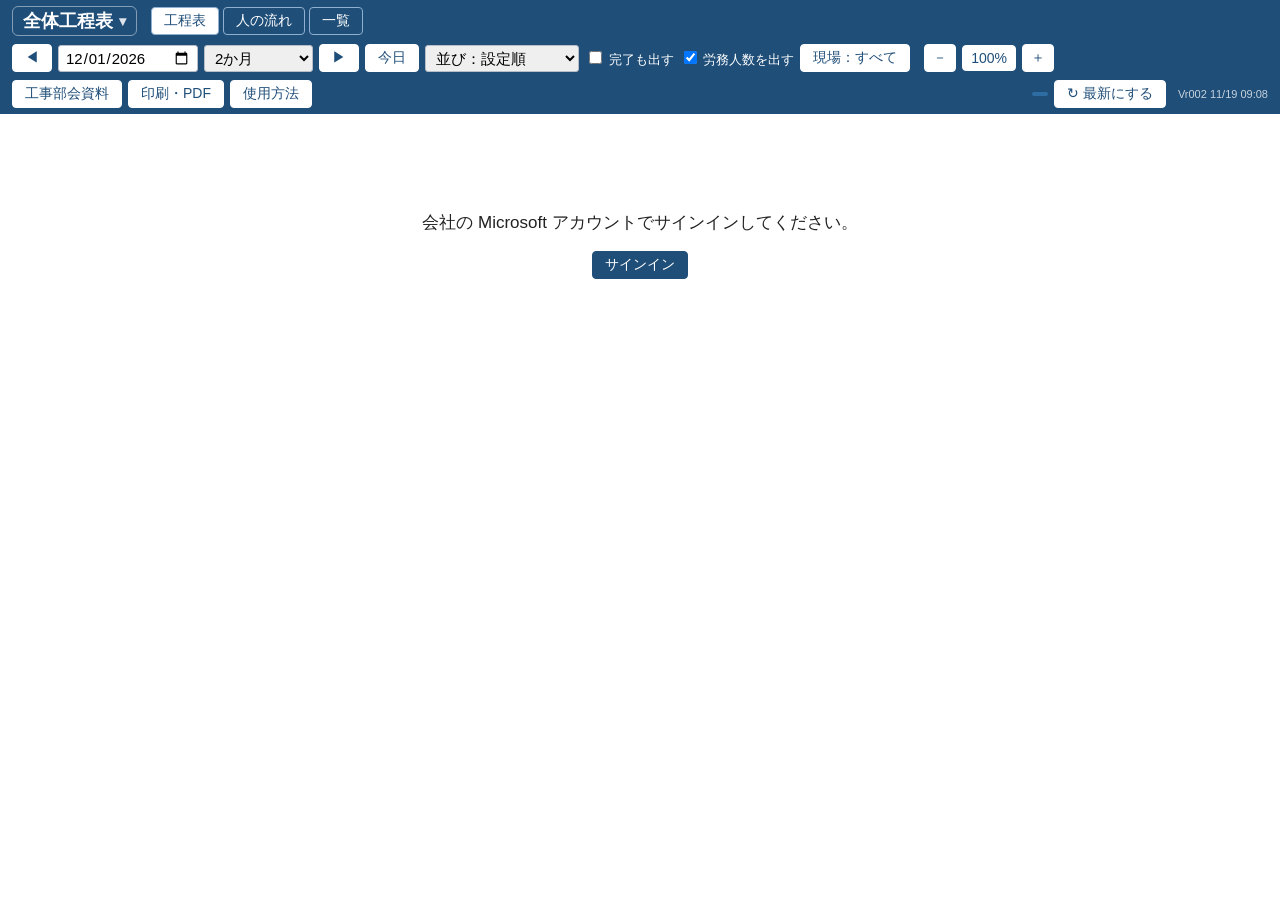
<file: index.html>
<!doctype html>
<html lang="ja">
<head>
<meta charset="utf-8">
<meta name="viewport" content="width=device-width, initial-scale=1">
<title>全体工程表</title>
<!-- アイコン（2026-10-16 ユーザー指定：「社内」改行「工程」。tools\アイコンを作る.py で作る） -->
<link rel="icon" type="image/png" sizes="32x32" href="favicon.png">
<link rel="icon" type="image/png" sizes="192x192" href="icon-192.png">
<link rel="apple-touch-icon" href="apple-touch-icon.png">
<link rel="manifest" href="manifest.json">
<meta name="apple-mobile-web-app-title" content="社内工程">
<link rel="stylesheet" href="app.css?v=Vr002 11/19 09:08">
</head>
<body>
<header id="top">
  <button type="button" class="ttl appTitle" data-appmenu title="押すとほかのアプリへ切り替え（同じ窓）">全体工程表</button>
  <!-- 左上のタイトルを押すと、アプリを切り替えるプルダウン（2026-11-17 ユーザー。common/appmenu.js。帯の移動ボタンはやめた） -->

  <nav id="tabs">
    <button data-tab="chart" class="on">工程表</button>
    <button data-tab="flow">人の流れ</button>
    <button data-tab="list">一覧</button>
  </nav>
  <span class="grp">
    <button id="bPrev" class="sub" title="前へ（表示している長さの分）">◀</button>
    <input type="date" id="inFrom" title="表示する最初の日（好きな日にできます）">
    <select id="inMonths" title="表示する長さ。表は画面の幅いっぱいに広がります">
      <option value="1d">1日</option>
      <option value="1w">1週間</option>
      <option value="2w">2週間</option>
      <option value="1m">1か月</option>
      <option value="2m" selected>2か月</option>
      <option value="3m">3か月</option>
      <option value="4m">4か月</option>
      <option value="c">期間を指定</option>
    </select>
    <span id="toSep" hidden>〜</span><input type="date" id="inTo" title="表示する最後の日" hidden>
    <button id="bNext" class="sub" title="次へ（表示している長さの分）">▶</button>
    <button id="bToday" class="sub" title="今日から表示">今日</button>
    <select id="inSort" title="現場の並び（自分の画面だけ）">
      <option value="manual">並び：設定順</option>
      <option value="name">並び：社内工事名</option>
      <option value="code">並び：工事コード</option>
      <option value="start">並び：開始日</option>
    </select>
    <label class="chk" title="完了にした現場も表示する"><input type="checkbox" id="inShowDone"> 完了も出す</label>
    <label class="chk" title="工程表の下に、人の流れと同じ 労務人数（従業員・社員・合計）を出す（画面の下に固定。印刷には出ない。自分の画面だけ）"><input type="checkbox" id="inLabor"> 労務人数を出す</label>
    <button id="bOnly" class="sub" title="表示する現場を選ぶ（自分の画面だけ）">現場：すべて</button>
  </span>
  <span class="grp zoom" title="表だけを拡大縮小（Ctrl＋ホイール・2本指ピンチでも）。数字を押すと 100%">
    <button id="bZoomOut" class="sub">－</button><button id="bZoom" class="sub">100%</button><button id="bZoomIn" class="sub">＋</button>
  </span>
  <span class="grp">
    <button type="button" id="bBukai" class="sub">工事部会資料</button>
    <button id="bPrint" class="sub" title="現場と期間を選んで印刷。PDF は印刷画面の送信先で「PDF に保存」">印刷・PDF</button>
    <button id="bHelp" class="sub" title="使い方を別の窓で開く（パソコン用・スマホ／タブレット用）">使用方法</button>
  </span>
  <span class="grp right">
    <span id="sync" class="sync"></span>
    <button id="bReload" class="sub" title="ほかの人の書き込みを読み直す">↻ 最新にする</button>
    <span id="who"></span>
    <span id="ver" class="ver" title="いま開いている版。新しい版が出たら Ctrl+F5">Vr002 11/19 09:08</span>
  </span>
</header>

<div id="printPages"></div>

<div id="signin" class="center" hidden>
  <p>会社の Microsoft アカウントでサインインしてください。</p>
  <button id="bSignIn">サインイン</button>
  <p id="signinMsg" class="ng"></p>
</div>

<div id="loading" class="center" hidden>読み込み中…</div>

<main id="pChart" hidden>
  <div id="wrap"><div id="chart"></div></div>
</main>

<main id="pFlow" hidden>
  <div class="listbar">
    <!-- 2026-11-19 ユーザー：人の流れで線を引こうとして「引けない」となった → 工程表タブへの案内 -->
    <span class="flowhint">この表は見るだけです。工程の線を引く・直す・右クリックは <button type="button" id="bToChart" class="sub small">工程表</button> タブで</span>
    <label title="表示している期間に作業する日が1日も無い現場も出す（自分の画面だけ）"><input type="checkbox" id="inFlowIdle"> 作業の無い現場も出す</label>
    <label title="ふだんは1現場1行（工種をたたむ）。チェックすると工種ごとに行を分けて出す"><input type="checkbox" id="inFlowLanes"> 工種ごとに分ける</label>
    <label title="社員1人ずつの行き先の表を下に出す（2現場以上の日は赤）"><input type="checkbox" id="inFlowPeople"> 社員の行き先も出す</label>
    <span class="note">最下行の人数を超えた日は赤。「〇名」を押すと人数を変えられます（全員で共有）</span>
  </div>
  <div id="flow"></div>
</main>

<main id="pList" hidden>
  <div class="listbar">
    <label><input type="checkbox" id="inListRange" checked> 表示中の期間にかかるものだけ</label>
    <input type="search" id="inListQ" placeholder="現場・作業・社員で絞る">
  </div>
  <div id="list"></div>
</main>

<!-- バーの小窓 -->
<dialog id="dBar">
  <form method="dialog" id="fBar">
    <h3 id="dBarTtl">工程</h3>
    <div class="frm">
      <label>現場</label><div id="dBarSite"></div>
      <label for="bLane">工種</label><select id="bLane"></select>
      <label for="bWork">作業</label><input type="text" id="bWork" placeholder="例：布設工">
      <label for="bFrom">開始</label><input type="date" id="bFrom" required>
      <label for="bTo">終了</label><input type="date" id="bTo" required>
      <label>休工日</label><div><button type="button" id="bOffBtn" class="sub small">休工日を設定</button> <span id="bOffInfo" class="note"></span></div>
      <!-- 2026-11-18 夜 ユーザー：日にちを動かせない工程に印（人が足りない時に見分ける） -->
      <label for="bFix">確定</label><div><label class="fixchk"><input type="checkbox" id="bFix"> 日にちを動かせない</label> <span class="note">工程表・人の流れに赤い枠で出ます。ドラッグでは動きません</span></div>
      <!-- 2026-11-18 夜 ユーザー：社員の名前はやめて人数。社員 □名・作業員 □名・外注 業者名 □名（業者は何社でも）。空の欄は工種の人数 -->
      <label for="bStf">社員</label><div><input type="text" id="bStf" class="num" inputmode="numeric"> 名 <span class="note">空＝工種の人数。社員が行かなければ 0</span></div>
      <!-- 従業員の名前は将来の仕様（2026-10-07 ユーザー指定：いまは何人必要かだけ）。SHOW_EMP で出す -->
      <label for="bEmp" class="emp">従業員</label><div class="pickrow emp"><input type="text" id="bEmp" placeholder="決まっていなければ空で、人数だけ"><select id="bEmpPick" class="pick" title="名簿から選ぶ。もう一度選ぶと外す"></select></div>
      <label for="bNum">作業員</label><div><input type="text" id="bNum" class="num" inputmode="numeric"> 名 <span class="note">空＝工種の人数</span>
        <div><button type="button" id="bHeadBtn" class="sub small">日ごとの人数</button> <span id="bHeadInfo" class="note"></span></div></div>
      <label>外注</label><div><div id="bGaiRows"></div><button type="button" id="bGaiAdd" class="sub small">＋ 外注を足す</button> <span id="bGaiNote" class="note"></span></div>
      <label>色</label><div id="bColors" class="colors"></div>
      <label for="bMemo">メモ</label><textarea id="bMemo" rows="2"></textarea>
    </div>
    <div class="who" id="dBarWho"></div>
    <div class="btns">
      <button type="button" id="bBarDel" class="danger">削除</button>
      <button type="button" id="bBarCopy" class="sub" title="この中身で新しい工程を作ります（元の工程はそのまま）">コピー</button>
      <span class="sp"></span>
      <button type="button" id="bBarCancel" class="sub">やめる</button>
      <button type="submit" id="bBarOk">保存</button>
    </div>
  </form>
</dialog>

<!-- 現場の小窓 -->
<dialog id="dSite">
  <form method="dialog" id="fSite">
    <h3 id="dSiteTtl">現場</h3>
    <div class="frm">
      <label for="sName">社内工事名 <b class="req">必須</b></label><input type="text" id="sName" list="siteList" required placeholder="略称（例：○○配水）。候補から選ぶとコード・担当が入ります">
      <label for="sCode">現場コード</label><input type="text" id="sCode" inputmode="numeric" class="num" placeholder="例：510015">
      <label for="sTanto">担当</label><input type="text" id="sTanto" list="staffList">
      <label for="sKouji">正式工事名</label><input type="text" id="sKouji" placeholder="任意。週間工程表の「工事名」に出す（空なら社内工事名）">
      <label for="sKiFrom">工期</label><div><input type="date" id="sKiFrom"> 〜 <input type="date" id="sKiTo"></div>
      <label for="sAddr">住所</label><input type="text" id="sAddr" placeholder="現場の住所（週間工程表に出す）">
      <label>地図</label>
      <div class="maprow"><div id="sMapBox" class="mapbox" tabindex="0" title="押してから Ctrl＋V で貼り付け／画像ファイルをここへドラッグ"></div>
        <div class="mapctl">
          <div class="pquick"><label class="filebtn">画像ファイルを選ぶ<input type="file" id="sMapFile" accept="image/*" hidden></label>
            <button type="button" id="sMapDel" class="sub small">地図を外す</button></div>
          <div id="sMapAdj" hidden>
            <div>大きさ <input type="range" id="sMapZoom" min="0" max="100" step="1"></div>
            <div class="pquick"><button type="button" id="sMapFit" class="sub small">全体を入れる</button><button type="button" id="sMapFill" class="sub small">枠いっぱい</button></div>
            <div class="note">枠の中の画像はつかんで動かせます（ホイールでも大きさが変わります）。枠の中が週間工程表に出る範囲です。</div>
          </div>
          <div class="note">週間工程表（印刷・Excel）の右に出す地図です。ファイルを選ぶ・ドラッグ＆ドロップ・枠を押して Ctrl＋V で入れます。枠の中が出る範囲です（「保存」で決まります）。</div>
        </div></div>
      <label for="sDone">完了</label><label class="chk2"><input type="checkbox" id="sDone"> 終わった現場（工程表・人の流れ・一覧に出さない）</label>
      <label>工種</label>
      <div>
        <div class="lnhead"><span class="h0"></span><span class="h1">区分</span><span class="h2">作業名</span><span class="h5">社員・作業員・外注（ふだんの人数。社員が行かない工種は社員を空に）</span><span class="h3">作業する曜日</span><span class="h4">完了・階層</span></div>
        <div id="sLanes"></div><datalist id="gyoList"></datalist>
        <div class="note">工種は工程表の1行です。区分（昼／夜）と作業名（例：立坑工・25tクレーン）を入れます。昼夜の現場は昼と夜の2行にします。<br>
          ⠿ をつかんで上下に動かすと順番を入れ替え（下位の工種も一緒）。▶＝すぐ上の工種の下位にする、◀＝上の階層へ戻す。＋＝下に空の行を足す。<br>
          作業する曜日：チェックした曜日も作業する（平日はいつも作業）。工程ごとの休みは、バーの「休工日を設定」。<br>
          社員＋作業員・外注：その工種に行く社員の人数（社員が行かない工種は空のまま）と自社の作業員の ふだんの人数、外注の 業者名＋人数。人の流れの労務人数（社員）・（従業員）はこの人数で数えます。両方入れると共同作業。バーで人数を入れなければこの人数。日によって違うときはバーの「日ごとの人数」。<br>
          完了：終わった工種。工程表ではたたんで隠し、現場の下の「▸ 完了 n工種」で出せます。✕で消すとその工種のバーも消えます。</div>
      </div>
      <label>並び</label>
      <div><button type="button" id="bSiteUp" class="sub small">▲ 上へ</button> <button type="button" id="bSiteDown" class="sub small">▼ 下へ</button>
        <span id="sOrdNote" class="note" hidden>（「設定順」の並びを変えます。いまは上の「並び」で別の順に並べて見ています）</span></div>
    </div>
    <div class="btns">
      <button type="button" id="bSiteDel" class="danger">現場を消す</button>
      <span class="sp"></span>
      <button type="button" id="bSiteCancel" class="sub">やめる</button>
      <button type="submit">保存</button>
    </div>
  </form>
</dialog>

<!-- 表示する現場を選ぶ（その人のブラウザだけ） -->
<dialog id="dOnly">
  <form method="dialog" id="fOnly">
    <h3>表示する現場</h3>
    <div class="frm">
      <label>現場</label>
      <div><div class="pquick"><button type="button" id="oAll" class="sub small">全部</button> <button type="button" id="oNone" class="sub small">全部外す</button>
          <select id="oTanto" title="担当者の現場だけにチェック"><option value="">担当で選ぶ…</option></select></div>
        <div id="oSites" class="psites"></div>
        <div class="note">チェックした現場だけを工程表・人の流れ・一覧に出します（自分の画面だけ。ほかの人の画面は変わりません）。</div></div>
    </div>
    <div class="btns">
      <span class="sp"></span>
      <button type="button" id="bOnlyCancel" class="sub">やめる</button>
      <button type="submit" id="bOnlyGo">この現場だけ出す</button>
    </div>
  </form>
</dialog>

<!-- 印刷の小窓：期間・現場・用紙を選んでから印刷 -->
<dialog id="dPrint">
  <form method="dialog" id="fPrint">
    <h3>印刷・PDF（<span id="pTab"></span>）</h3>
    <div class="frm">
      <label for="pFmt">形式</label>
      <div><select id="pFmt"><option value="chart">工程表（いまの画面の形）</option><option value="week">週間工程表（現場ごとに1枚）</option></select></div>
      <label for="pFrom">期間</label>
      <div><input type="date" id="pFrom" required><span class="fmt-chart"> 〜 <input type="date" id="pTo" required></span>
        <div class="note fmt-week">開始日の週の<b>月曜</b>から出します（印刷・Excel とも3週間）。右の地図は、現場の設定で入れた地図が印刷にも Excel（AA〜AJ 列）にも入ります。</div>
        <div class="pquick fmt-chart"><button type="button" id="pView" class="sub small">画面と同じ</button>
          <button type="button" class="sub small" data-pm="1">開始から1か月</button><button type="button" class="sub small" data-pm="2">2か月</button><button type="button" class="sub small" data-pm="3">3か月</button></div></div>
      <label>現場</label>
      <div><div class="pquick"><button type="button" id="pAll" class="sub small">全部</button> <button type="button" id="pNone" class="sub small">全部外す</button> <button type="button" id="pWork" class="sub small" title="上の期間に工程がある現場だけにチェックを付ける（ほかは外す）">期間に作業がある現場だけ</button></div>
        <div id="pSites"></div></div>
      <label for="pColor" class="fmt-week">色</label>
      <div class="fmt-week"><select id="pColor"><option value="color">カラー（全体工程の線の色）</option><option value="mono">白黒（線はどれも黒）</option></select></div>
      <label for="inPaper">用紙</label>
      <div><select id="inPaper"><option value="A3">A3 横</option><option value="A4">A4 横</option></select>
        <span class="note">1ページずつ用紙いっぱいに合わせます。</span>
        <div class="pwarn">プリンターで印刷するときは、印刷画面の「詳細設定」→「用紙サイズ」もここと同じ（A3）にしてください。
          プリンター側が A4 のままだと、A3 の大きさで組んだ表が A4 に入らず、はみ出して2枚になります。PDF に保存するときは自動で合います。</div></div>
      <label class="fmt-chart">ページ</label>
      <div class="fmt-chart">期間を <select id="pNx"><option>1</option><option>2</option><option>3</option><option>4</option><option>6</option></select> ページに分ける
        現場を <select id="pNy"><option>1</option><option>2</option><option>3</option><option>4</option></select> ページに分ける
        <div class="note">どのページにも上の年月日の行と現場名が出ます。期間がちょうど○か月なら月の切れ目で分けます。人の流れは期間だけ分けられます。</div>
        <div class="note">「Excel で出す」：工程表を .xlsx で保存（用紙いっぱいの大きさ・ページ分けは1ページ＝1シート・下に作業員／職員の計）。工程線は図形、表の下（印刷の外）の「休日→」で「休」を選ぶとその列が灰色になります。</div></div>
    </div>
    <div class="calsum" id="pSum" style="padding-top:8px"></div>
    <div class="btns">
      <span class="sp"></span>
      <button type="button" id="bPrintCancel" class="sub">やめる</button>
      <button type="button" id="bPrintXlsx" class="sub">Excel で出す</button>
      <button type="submit" id="bPrintGo">印刷する</button>
    </div>
  </form>
</dialog>

<!-- 工種を足すときの、終わった工種の扱い（たたむ／そのまま／消す） -->
<dialog id="dOld">
  <form method="dialog" id="fOld">
    <h3 id="dOldTtl">終わった工種があります</h3>
    <div class="calhelp">工種が増えすぎないよう、新しい工種を足す前に、いまある工種をどうするか選んでください（終わった工種は「たたむ」を選んであります）。<br>
      <span class="note">たたむ＝完了にして工程表で隠す（バーは残る・あとで出せる）／そのまま＝今のまま／消す＝工種とバーを消す。決まるのは現場の設定の「保存」を押したときです。</span></div>
    <div id="oldBody"></div>
    <div class="btns">
      <span class="sp"></span>
      <button type="button" id="bOldCancel" class="sub">やめる</button>
      <button type="submit">決めて工種を足す</button>
    </div>
  </form>
</dialog>

<!-- 休工日のカレンダー（この工程だけの休み。作業する日は色、押すと色が消えて休工） -->
<dialog id="dCal">
  <form method="dialog" id="fCal">
    <h3 id="dCalTtl">休工日を設定</h3>
    <div class="calhelp">色の付いた日＝作業する日。<b>日にちを押すと色が消えて休工日</b>、もう一度押すと元に戻ります。<br>
      <span class="note">はじめから白い日は、現場の工種の決まり（作業する曜日）や会社の休みで休みの日です。押すとこの工程だけ作業する日にできます（会社の休みは変えられません）。</span></div>
    <div id="calBody"></div>
    <div id="calSum" class="calsum"></div>
    <div class="btns">
      <button type="button" id="bCalReset" class="sub">この工程の休工日を全部取り消す</button>
      <span class="sp"></span>
      <button type="button" id="bCalCancel" class="sub">やめる</button>
      <button type="submit">決める</button>
    </div>
  </form>
</dialog>

<!-- 日ごとの人数（2026-10-14。空の日＝ふだんの人数） -->
<dialog id="dHead">
  <form method="dialog" id="fHead">
    <h3 id="dHeadTtl">日ごとの人数</h3>
    <div class="calhelp">作業する日ごとに人数を入れられます。<b>空の日はふだんの人数</b>（薄い字）です。<br>
      <span class="note">灰色の日は休み（休工日・会社の休み・作業しない曜日）です。</span></div>
    <div id="headBody"></div>
    <div id="headSum" class="calsum"></div>
    <div class="btns">
      <button type="button" id="bHeadReset" class="sub">全部ふだんの人数に戻す</button>
      <span class="sp"></span>
      <button type="button" id="bHeadCancel" class="sub">やめる</button>
      <button type="submit">決める</button>
    </div>
  </form>
</dialog>

<!-- 右クリックのメニュー -->
<div id="ctx" class="ctx" hidden></div>

<datalist id="staffList"></datalist>
<datalist id="siteList"></datalist>
<div id="toast"></div>
<div id="updBar" class="updbar" hidden>新しい版（<span id="updVer"></span>）が出ています。<button type="button" id="bUpd">更新する</button></div>

<script src="lib/msal-browser.min.js"></script>
<script src="common/master.js"></script>
<script src="config.js?v=Vr002 11/19 09:08"></script>
<script src="app.js?v=Vr002 11/19 09:08"></script>
<script src="weekxlsx.js?v=Vr002 11/19 09:08"></script>
<script src="chartxlsx.js?v=Vr002 11/19 09:08"></script>
<script src="common/appmenu.js"></script>
</body>
</html>
</file>
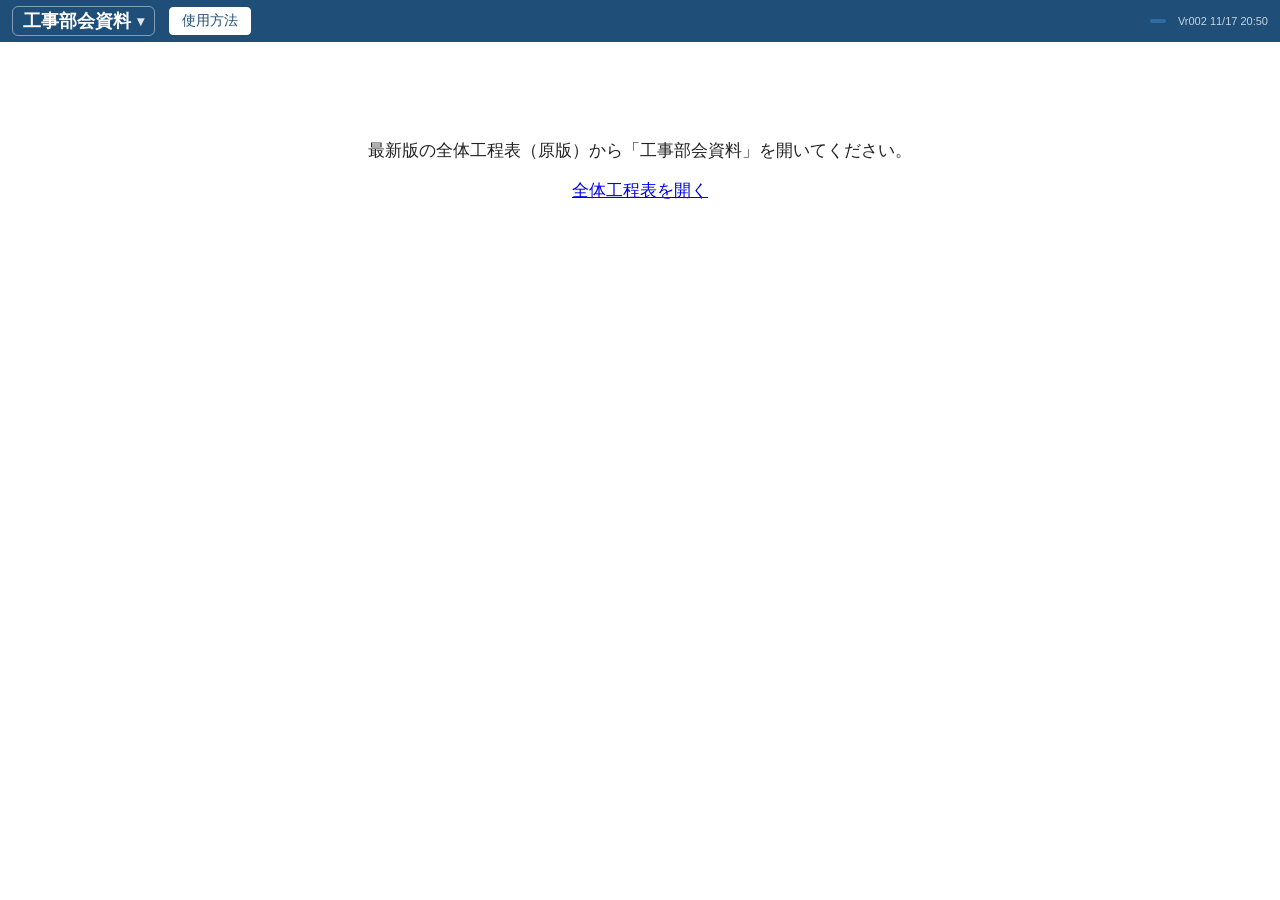
<file: bukai/index.html>
<!doctype html><html lang="ja"><head><meta charset="utf-8"><meta name="viewport" content="width=device-width, initial-scale=1"><title>工事部会資料</title>
<link rel="icon" href="favicon.png"><link rel="stylesheet" href="app.css?v=Vr002 11/17 20:50"><link rel="stylesheet" href="bukai.css?v=Vr002 11/17 20:50">
</head><body>
<header id="top"><button type="button" class="ttl appTitle" data-appmenu title="押すとほかのアプリへ切り替え（同じ窓。2026-11-17 ユーザー）">工事部会資料</button><button id="bHelp" class="sub">使用方法</button><span class="grp right"><span id="sync" class="sync"></span><span id="who"></span><span id="ver" class="ver">Vr002 11/17 20:50</span></span></header>
<div id="entryOnly" class="center" hidden><p>最新版の全体工程表（原版）から「工事部会資料」を開いてください。</p><a href="../">全体工程表を開く</a></div>
<div id="signin" class="center" hidden><p>会社のMicrosoftアカウントでサインインしてください。</p><button id="bSignIn">サインイン</button><p id="signinMsg" class="ng"></p></div><div id="loading" class="center" hidden>読み込み中…</div><div id="printPages"></div>
<main id="pBukai" hidden>
  <div class="bk-tools">
    <label>会議月 <input type="month" id="bkMonth" min="1900-01" max="2199-12"></label>
    <label>担当 <select id="bkHandler"><option value="">全員</option></select></label>
    <label><input type="checkbox" id="bkShowAll"> 掲載しない現場も表示</label>
    <label>資料 <select id="bkVersion"><option value="">編集中</option></select></label>
    <button type="button" id="bkRefresh" class="sub">最新を読み直す</button>
    <button type="button" id="bkImportLines" class="sub" title="表示している現場へ、全体工程表の工程を外注・直労・機材の線にまとめて取り込みます">全体工程表から工程線を取り込む</button>
    <button type="button" id="bkImport" class="sub">記入済みJSONを取り込む</button>
    <button type="button" id="bkExport" class="sub">共有用JSONを書き出す</button>
    <input type="file" id="bkFile" accept=".json,application/json" hidden>
    <button type="button" id="bkSnapshot">配布版を保存</button>
    <label>用紙 <select id="bkPaper"><option value="A3">A3横</option><option value="A4">A4横</option></select></label>
    <label>1ページ <select id="bkPerPage"><option value="2">2現場</option><option value="3">3現場</option><option value="4" selected>4現場</option><option value="5">5現場</option><option value="6">6現場</option></select></label>
    <button type="button" id="bkPrint" class="sub">印刷・PDF</button>
    <span id="bkStatus" role="status" aria-live="polite">共有データを参照</span>
  </div>
  <div class="bk-note"><span id="bkCount"></span><span id="bkCellInfo"></span><span>入力はセルを選んで打つだけで自動保存。工程線はなぞって引く・掴んで移動・端で伸縮・右クリックで色。</span></div>
  <div id="bkSheet"><div id="bkGrid"></div><textarea id="bkEd" rows="1" spellcheck="false" aria-label="セルの入力"></textarea></div>
  <div id="bkMenu" hidden></div>
</main>
<dialog id="dBkPick"><h3>全体工程表から取り込む：<span id="bkPickTitle"></span></h3><p class="note">工種ごとに、どの線にまとめるかを選んでください（両方・空欄も可。空欄の工種は取り込みません）。全体工程表には機材の区別が無いので、機材の稼働とみなす工種に「機材」を付けてください。</p><table class="bk-preview"><thead><tr><th>工種（全体工程表）</th><th>外注</th><th>直労</th><th>機材</th></tr></thead><tbody id="bkPickRows"></tbody></table><div class="btns"><button type="button" id="bkPickCancel" class="sub">やめる</button><button type="button" id="bkPickApply">この振り分けで取り込む</button></div></dialog>
<dialog id="dBukaiImport"><h3>記入済みデータの取り込み確認</h3><div class="bk-import-scroll" id="bkImportPreview"></div><p id="bkImportError" class="ng" role="alert"></p><div class="btns"><button type="button" id="bkImportCancel" class="sub">やめる</button><button type="button" id="bkImportApply">確認した内容を共有保存</button></div></dialog>

<script src="lib/msal-browser.min.js"></script><script src="config.js?v=Vr002 11/17 20:50"></script><script src="bukai-core.js?v=Vr002 11/17 20:50"></script><script src="bukai.js?v=Vr002 11/17 20:50"></script><script src="main.js?v=Vr002 11/17 20:50"></script><script src="../common/appmenu.js"></script></body></html>
</file>
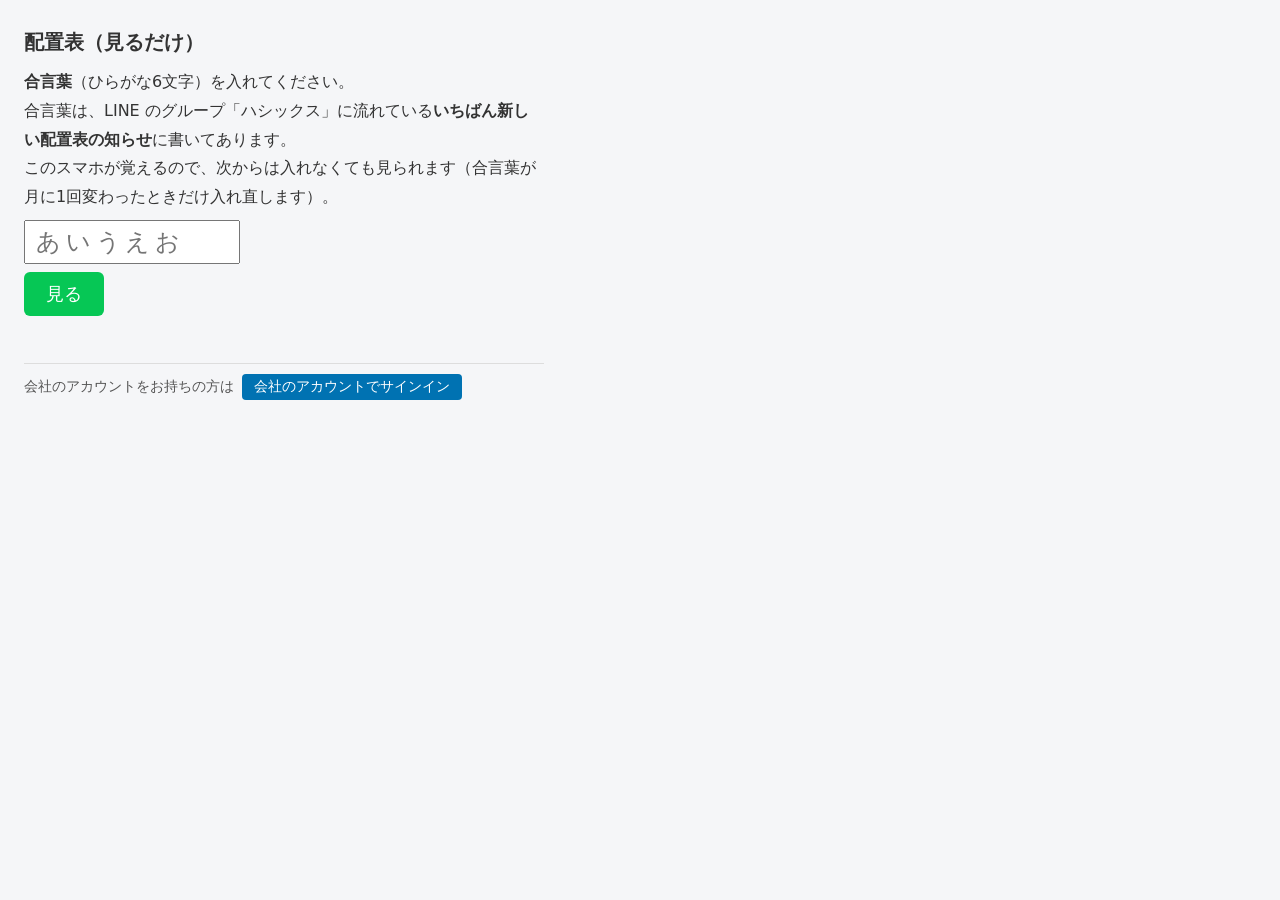
<file: haichi/index.html>
<!DOCTYPE html>
<html lang="ja">
<head>
<meta charset="utf-8">
<meta name="viewport" content="width=device-width,initial-scale=1,maximum-scale=1,user-scalable=no">
<title>配置表（見るだけ）</title>

<!-- 既存の配置表(xlsx)を読む／Excelに出力するときのzipに使う。塗り（黄色＝社員）も読める。 -->

<!-- Excel出力の白紙テンプレート（tools/make_template_js.py が作る） -->

<style>
/* ===== 全体 ===== */
:root{
  --line2:#d7dce3; --sel:#0072B2; --bg:#f5f6f8;
  --cyan:#ccffff; --yellow:#ffff00;
  /* 配置表の実寸。列幅 8.78文字（既定フォント14pt）≒ 98px、行高 21.95pt ≒ 29px */
  --colW:98px; --rowH:29px;
}
*{box-sizing:border-box}
body{margin:0;background:var(--bg);color:#111;
  font:12px/1.4 "Yu Gothic UI","Meiryo",system-ui,sans-serif}
.bar{display:flex;gap:8px;align-items:center;flex-wrap:wrap;
  padding:8px 12px;background:#fff;border-bottom:1px solid var(--line2);
  position:sticky;top:0;z-index:20}
.bar b{font-size:13px}
.bar .btn,.bar .undogrp{white-space:nowrap;flex:none}   /* 幅が狭くてもボタンを縦に潰さない（008.0012） */
.btn{padding:5px 11px;border:1px solid #c3c9d2;border-radius:5px;background:#fff;
  cursor:pointer;font-size:12px}
.btn:hover{background:#eef2f8}
.btn.on{background:var(--sel);color:#fff;border-color:var(--sel)}
.btn.main{background:#0a7d32;color:#fff;border-color:#0a7d32;font-weight:600}
/* 元に戻す・やり直す・履歴（008.0012。目立つ所に） */
.undogrp{display:inline-flex;gap:2px;border:2px solid #0072B2;border-radius:6px;padding:1px;background:#e3f2fd}
.btn.undo{font-size:14px;font-weight:700;color:#0d3c61;background:#fff;border-color:#9cc3e5}
.btn.undo:disabled{opacity:.45}
.uchip{position:fixed;left:16px;bottom:16px;z-index:70;background:#263238;color:#fff;border-radius:8px;padding:8px 10px 8px 14px;
  font-size:14px;box-shadow:0 4px 14px rgba(0,0,0,.3);display:flex;align-items:center;gap:10px;max-width:min(560px,90vw)}
.uchip .btn{background:#ffd54f;border-color:#ffd54f;color:#000;font-weight:700}
.hlist{position:absolute;z-index:65;background:#fff;border:1px solid #888;border-radius:6px;box-shadow:0 4px 14px rgba(0,0,0,.2);
  max-height:60vh;overflow:auto;min-width:300px;font-size:14px}
.hlist div{padding:6px 14px;cursor:pointer;white-space:nowrap}
.hlist div:hover{background:#e3f2fd}
.hlist div.cur{background:#0072B2;color:#fff;font-weight:700}
.hlist div.fut{color:#999}
.hlist .hh{cursor:default;background:#f5f5f5;font-size:12px;color:#555}
/* 確認して終える */
.ckdlg h3{font-size:15px;margin:10px 0 4px;color:#1f4e8c}
.ckdlg ul{margin:0;padding-left:1.3em;line-height:1.8}
.ckdlg .ckw li{color:#a0400a}
.ckdlg .cknone{color:#2e7d32}
.btn.main:hover{background:#086a2a}
.btn[disabled]{opacity:.45;cursor:default}
.spacer{flex:1}
.hint{color:#5b6470;font-size:11px}
.state{font-size:11px;color:#5b6470}

/* ===== 左の人のパレット（画面だけ。印刷しない） ===== */
.wrap{display:flex;gap:12px;align-items:flex-start;padding:12px}
/* 名簿も Excel の表と同じ見た目にする（Vr002。角丸の枠で囲まない。ユーザー指定） */
.pal{width:180px;flex:none;background:#fff;border:1px solid #000;
  padding:0 0 8px;position:sticky;top:90px;max-height:calc(100vh - 110px);overflow:auto}
.pal h3{margin:0;padding:3px 6px;font-size:12px;font-weight:normal;text-align:center;
  background:#4472c4;color:#fff;border-bottom:1px solid #000}
.pal .pgrid{display:grid;grid-template-columns:1fr 1fr}
.chip{display:block;padding:0 4px;height:26px;line-height:26px;text-align:center;
  border-right:1px solid #000;border-bottom:1px solid #000;background:#fff;cursor:grab;
  font:14px "ＭＳ Ｐ明朝","MS PMincho","Yu Mincho",serif;white-space:nowrap;overflow:hidden}
.chip:nth-child(2n){border-right:0}
.chip:hover{background:#dbeafe}
/* パレットの中では黄色くしない。**表に配置して「確定」にしたときだけ黄色**にする */
.chip.sel{outline:2px solid var(--sel);outline-offset:1px}
.chip.used{opacity:.4}
.main{flex:1;min-width:0}
.sheetbox{background:#fff;border:1px solid var(--line2);border-radius:6px;padding:10px;
  overflow:auto}

/* ===== 配置表（Excelの様式そのまま。A〜P列 × 37行） =====
   **見た目は元のExcel配置表と同じにする**（2026-09-28 ユーザー指定）。
   名前・現場コード・発注者を枠で囲んだり、× を付けたりしない。 */
table.xl{border-collapse:collapse;table-layout:fixed;background:#fff;
  width:calc(var(--colW) * 16);
  font-family:"ＭＳ Ｐ明朝","MS PMincho","Yu Mincho","游明朝",serif;font-size:14px;
  transform-origin:0 0}
/* 線の太さ --bw は fitSheet が 1÷縮める倍率 にする。縮めて表示すると 1px の線が 1px 未満になり、
   ところどころ消えていた（008.0009 ユーザー指摘「画面の罫線が消える。PDF は大丈夫」） */
table.xl td{border:var(--bw,1px) solid #000;height:var(--rowH);padding:0 3px;overflow:hidden;
  white-space:nowrap;vertical-align:middle}
table.xl tr.r1 td{border:0}
table.xl td.title{font-size:24px;font-weight:bold;text-align:center;letter-spacing:.05em}
table.xl td.date{font-size:18px;font-weight:bold;text-align:right;padding-right:8px}
table.xl td.pickday{cursor:pointer}
/* 現場コード（現場名の上に小さく） */
table.xl td.hascode{line-height:1.05;font-size:12px;padding-top:1px}
table.xl td.hascode .code{display:block;font-size:9px;color:#555;letter-spacing:.02em;
  font-family:"Yu Gothic UI","Meiryo",sans-serif}
@media print{table.xl td.hascode .code{display:none}}
/* セルをクリックしたときの選択肢 */
.dd{position:absolute;z-index:50;background:#fff;border:1px solid #000;
  box-shadow:2px 3px 8px rgba(0,0,0,.25);min-width:150px;max-width:340px;font-size:13px}
.dd input{width:100%;border:0;border-bottom:1px solid #999;padding:4px 6px;font:inherit;outline:none}
.dd .ddl{max-height:260px;overflow:auto}
.dd .ddi{padding:3px 8px;cursor:pointer;white-space:nowrap;overflow:hidden;text-overflow:ellipsis}
.dd .ddi:hover,.dd .ddi.on{background:#0072B2;color:#fff}
.dd .ddi.used{color:#999}
.dd .ddi .cd{display:inline-block;min-width:52px;color:#777;font-size:11px}
.dd .ddi:hover .cd,.dd .ddi.on .cd{color:#dfe}
/* このPCだけに保存されていることを知らせる帯 */
.keepbar{display:flex;gap:10px;align-items:center;flex-wrap:wrap;padding:8px 14px;font-size:14px;line-height:1.6;
  border-bottom:1px solid var(--line2)}
.keepbar #keepMsg{flex:1;min-width:300px}
.keepbar .kbtns{display:flex;gap:6px;flex-wrap:wrap}
.keepbar .btn{font-size:14px;padding:6px 12px}
.keepbar.danger{background:#fde8e8;color:#8a1010;border-left:8px solid #d32f2f}   /* 保存そのものが使えないときだけ */
.keepbar.calm{background:#f4f6f8;color:#333;border-left:8px solid #9aa5b1}
.keepbar.safe{background:#e8f5e9;color:#1b5e20;border-left:8px solid #2e7d32}
/* バックアップの案内の小窓（Vr008） */
.bk{font-size:15px;line-height:1.8;padding:12px 16px}
.bk .path{display:flex;gap:6px;margin:6px 0 10px}
.bk .path input{flex:1;min-width:0;font-size:14px;padding:6px}
.bk .path .btn{flex:none}
.bk ol{margin:4px 0 8px;padding-left:1.4em}
.bk .note{font-size:13px;color:#555}
.bk .btns{display:flex;gap:8px;justify-content:flex-end;margin-top:12px}
.bk .btns .btn{font-size:15px;padding:7px 16px}
.mbox table.days td{padding:4px 8px;font-size:14px}
/* 版の表示と更新履歴（Vr008） */
.btn.ver{font-size:12px;padding:2px 8px;color:#555}
/* 版が変わって初めて開いたとき（008.0008）: 版のボタンを赤く点滅させ「お知らせ」の印。履歴を開くと止まる */
.btn.ver.news{color:#fff;background:#d32f2f;border-color:#d32f2f;font-weight:700;animation:verBlink 1s ease-in-out infinite}
.btn.ver .lamp{display:none}
.btn.ver.news .lamp{display:inline-block;width:10px;height:10px;border-radius:50%;background:#ffeb3b;margin-right:5px;
  vertical-align:-1px;box-shadow:0 0 6px 2px #ffeb3b;animation:lampBlink .5s steps(1) infinite}
.btn.ver.news .newtxt{margin-left:6px}
@keyframes verBlink{0%,100%{box-shadow:0 0 0 0 rgba(211,47,47,.7)}50%{box-shadow:0 0 0 7px rgba(211,47,47,0)}}
@keyframes lampBlink{50%{opacity:.15}}
@media (prefers-reduced-motion: reduce){.btn.ver.news,.btn.ver.news .lamp{animation:none}}
table.hist tr.unseen td.v::after{content:" 新";color:#d32f2f}
table.hist{border-collapse:collapse;width:100%;font-size:14px;line-height:1.6}
table.hist th,table.hist td{border:1px solid #ccc;padding:4px 8px;vertical-align:top;text-align:left}
table.hist th{background:#eef2f7;white-space:nowrap}
table.hist td.v{white-space:nowrap;font-weight:bold}
table.hist td:nth-child(2){white-space:nowrap}
table.hist tr.now td{background:#fffbe6}
table.hist ul{margin:0;padding-left:1.2em}
/* 行の左の操作（⠿ 入れ替え・＋ 挿入・− 削除）。表の外に重ねる。印刷・ロック中は出さない */
/* 表は画面幅に合わせて縮める（zoom）ので、余白は縮まない sheetbox の左の詰め物で取る */
.sheetbox{position:relative;padding-left:76px}
#rowCtl .rc{position:absolute;width:62px;display:flex;align-items:center;justify-content:flex-end;gap:2px;
  box-sizing:border-box;padding-right:2px;border-right:3px solid transparent}
#rowCtl .rc:hover{background:#eef5ff;border-right-color:#0072B2}
#rowCtl .rc.rc-site{border-right-color:#cfe3f5}
#rowCtl .rc.moving{opacity:.4}
#rowCtl .rch{cursor:grab;color:#555;font-size:15px;line-height:1;padding:0 2px;user-select:none}
#rowCtl .rch:active{cursor:grabbing}
#rowCtl .rcb{width:19px;height:19px;padding:0;border:1px solid #9bb;border-radius:4px;background:#fff;
  font-size:13px;line-height:1;cursor:pointer;color:#333}
#rowCtl .rcb[data-a="ins"]:hover{background:#e3f2fd;border-color:#0072B2;color:#0072B2}
#rowCtl .rcb[data-a="del"]:hover{background:#fde8e8;border-color:#d32f2f;color:#d32f2f}
#rowLine{position:absolute;height:4px;background:#0072B2;border-radius:2px;pointer-events:none;z-index:5}
body.locked #rowCtl{display:none}
/* 機材センターの作業内容の欄が空のとき、どこに書くか分かるよう薄く出す（印刷・Excelには出ない） */
table.xl td.cenph:not(.editing)::before{content:"作業内容（ダブルクリックで入力）";color:#9aa5b1;font-size:13px}
@media print{table.xl td.cenph::before{content:none}}
@media print{#rowCtl,#rowLine{display:none!important}}
/* 配置表を見る（NAS から開いた日）。ロック中は表・名簿に触れず、直すボタンも隠す */
.viewbar{display:flex;gap:10px;align-items:center;flex-wrap:wrap;padding:8px 14px;font-size:15px;line-height:1.6;
  background:#e3f2fd;color:#0d3c61;border-left:8px solid #0072B2;border-bottom:1px solid var(--line2)}
.viewbar[hidden]{display:none}
.viewbar #viewMsg{flex:1;min-width:300px}
.viewbar .kbtns{display:flex;gap:6px;flex-wrap:wrap}
.viewbar .btn{font-size:14px;padding:6px 12px}
.viewbar.unlocked{background:#fff3e0;color:#7a3e00;border-left-color:#ef6c00}
#vLock{font-weight:600}
body.locked #sheet{pointer-events:none}
body.locked .pal{opacity:.35;pointer-events:none}
body.locked #mPlan,body.locked #mFix{pointer-events:none}
body.locked .edonly{display:none!important}
/* 保護（008.0003）: 表と名簿のパレットに触れず、直すボタンを隠す。予定／確定は同じ日のもう一方を開く */
body.protect #sheet{pointer-events:none}
body.protect .pal{opacity:.35;pointer-events:none}
body.protect #rowCtl{display:none}
body.protect .editonly{display:none!important}
/* 見るだけ版（閲覧版。008.0016）：日付・◀▶・予定／確定 だけ。直す・保存する・名簿・バックアップは出さない */
body.viewer .pal,body.viewer .bar.noprint,body.viewer #keepBar,body.viewer #viewBar,body.viewer #yBar,
body.viewer #warn,body.viewer #selInfo,body.viewer #rowCtl,body.viewer #btnVer,body.viewer #btnProt,
body.viewer #btnView,body.viewer #btnXlsx,body.viewer #btnOut,body.viewer #btnPrint,body.viewer #btnLine,body.viewer .nov,
body.viewer .bar > span:not(.spacer){display:none!important}
body.viewer .wrap{padding:6px}
body.viewer .sheetbox{padding:4px;overflow:auto}
body.viewer .bar{gap:6px;padding:6px 8px}
body.viewer .bar .btn{font-size:15px;padding:6px 10px}
body.viewer .bar b{font-size:15px}
/* スマホのブラウザが細いマスの字を勝手に大きくして はみ出すのを止める（2026-10-14 スマホで字が切れた） */
html{-webkit-text-size-adjust:100%;text-size-adjust:100%}
body.viewer .where{display:none!important}
/* 見るだけ版：コードの列（幅 0）の中身と線を消す。コードは現場名の上に小さく（td.hascode .code） */
body.viewer table.xl td.ccode,body.viewer table.xl td[data-k="現場コード"]{padding:0;border-left:0;border-right:0;font-size:0;color:transparent}
/* 見るだけ版：収まらない字はマスの中で折り返し、行を高くする（字を小さくする xs・xxs はやめる）。
   字の大きさは上の帯の「文字」で選ぶ（--vf。2026-10-14 ユーザー要望：ピンチとは別に字を大きくしたい）。行もそれに合わせて高く */
body.viewer table.xl td{white-space:normal;overflow-wrap:anywhere;line-height:1.3;padding-top:3px;padding-bottom:3px;
  font-size:calc(14px * var(--vf, 1.2));height:calc(34px * var(--vf, 1.2))}
body.viewer table.xl td.sm,body.viewer table.xl td.xs,body.viewer table.xl td.xxs{font-size:calc(14px * var(--vf, 1.2));letter-spacing:0}
body.viewer table.xl td.hascode{font-size:calc(14px * var(--vf, 1.2));line-height:1.3;padding-top:3px}
body.viewer table.xl td.hascode .code{font-size:calc(11.5px * var(--vf, 1.2));color:#444}
body.viewer table.xl td.title{font-size:24px} body.viewer table.xl td.date{font-size:18px}
.vfsel{font-size:15px;padding:5px 4px;border:1px solid #999;border-radius:4px;background:#fff}
body.viewer .bar{position:sticky;top:0;z-index:30}
/* 見るだけ版の上の帯（008.0018 ユーザー指定）：「配置表（見るだけ）」は出さず ◀ 日付 ▶ 予定 確定 文字 を左に詰め、
   その隣（なるべく中央）に表題、右に「自分の名前を選ぶ」。表の1行目（表題と日付）は日付と重なるので出さない */
body.viewer .bar > b,body.viewer .bar > .spacer{display:none}
.vtitle{flex:1;text-align:center;font-size:20px;font-weight:700;letter-spacing:.05em;white-space:nowrap;
  font-family:"ＭＳ Ｐ明朝","MS PMincho","Yu Mincho","游明朝",serif}
body.viewer .bar .mebar{margin:0;padding:3px 8px}
.btn.vidle{font-size:13px;padding:5px 8px}
.btn.vidle[hidden]{display:none}
body.viewer table.xl tr.r1,body.viewer table.xl tr.vempty{display:none}
body.viewer table.xl td.cenph::before{content:none}
body.viewer table.xl td.vhcol{padding:0;border-left:0;border-right:0;font-size:0;color:transparent}
/* 赤線より上は固定（008.0018 ユーザー指定）：上の帯はページの上に、表の見出し行は表の枠の上に止める。
   表の枠を画面の残りの高さにして、縦も表の枠の中で動かす（fitSheet が高さを決める） */
body.viewer #sheetbox{overflow:auto}
body.viewer table.xl tr.hdr td{position:sticky;top:0;z-index:5;box-shadow:inset 0 calc(var(--bw,1px) * -1) 0 #000}
/* 配色は配布している PDF（〇〇さんの Excel）に合わせる（008.0018 ユーザー指定） */
body.viewer table.xl tr.hdr td{background:#4472c4;color:#fff;font-weight:700}
body.viewer table.xl tr.hdr td.tanh{background:#a6a6a6}
body.viewer table.xl td.tancol{background:#d9d9d9}
body.viewer table.xl tr.gaihd td{background:#fff;border-top:calc(var(--bw,1px) * 2) solid #f00;border-bottom:calc(var(--bw,1px) * 2) solid #f00}
body.viewer table.xl tr.gaihd td.gai0{background:var(--yellow);border-left:calc(var(--bw,1px) * 2) solid #f00}
body.viewer table.xl tr.gaihd td:last-child{border-right:calc(var(--bw,1px) * 2) solid #f00}
body.viewer table.xl tr.cenhd td.cenh{background:#4472c4;color:#fff;font-weight:700}
body.viewer table.xl tr.cenhd td.gaicnt{background:#00b0f0;color:#fff;font-weight:700}
body.viewer table.xl tr.cenhd td.resth{background:#ed7d31;color:#fff;font-weight:700}
body.viewer #sheetbox{touch-action:pan-x pan-y}
/* 自分の名前（初回に選ぶ）を表の中で目立たせる */
table.xl td.me{background:#ffcdd2!important;outline:calc(var(--bw, 1px) * 2) solid #d32f2f;outline-offset:calc(var(--bw, 1px) * -2);font-weight:700}
table.xl td.me .nm{color:#b71c1c}
.mebar{display:none;font-size:15px;line-height:1.5;padding:6px 10px;margin:0 2px 6px;background:#fff3e0;border-left:6px solid #d32f2f;border-radius:4px}
body.viewer .mebar{display:block}
.mebar b{color:#b71c1c}
.mebar .btn{font-size:13px;padding:2px 8px;margin-left:6px}
.mepick{display:grid;grid-template-columns:repeat(auto-fill,minmax(8.5em,1fr));gap:6px;margin:8px 0}
.mepick button{font-size:16px;padding:10px 4px;border:1px solid #999;border-radius:6px;background:#fff}
.vhint{font-size:13px;color:#555;margin:0 2px 6px}
@media (orientation: landscape){.vhint{display:none}}
#dayBtn{font-size:14px;padding:4px 10px;font-weight:600}
.btn.daystep{font-size:14px;padding:4px 9px;font-weight:700}
.vday.nas{border-color:#2e7d32;background:#e8f5e9;color:#1b5e20}
.vday.nas:hover{background:#2e7d32;color:#fff}
.btn.prot{font-size:14px;padding:4px 12px;font-weight:700;border-width:2px}
.btn.prot.is-prot{background:#eceff1;color:#37474f;border-color:#78909c}
.btn.prot.is-edit{background:#fff3e0;color:#b45300;border-color:#ef6c00}
/* カレンダー（配置表を見る） */
.vyrs,.vmons{display:flex;flex-wrap:wrap;gap:4px;margin:4px 0 8px}
.vyrs .btn,.vmons .btn{font-size:14px;padding:5px 10px;line-height:1.2;text-align:center}
.vyrs .btn small,.vmons .btn small{display:block;font-size:11px;color:#666}
.vyrs .btn.on small,.vmons .btn.on small{color:inherit}
.vmons .btn{min-width:52px}
.vyrs .btn.none,.vmons .btn.none{color:#bbb;border-color:#e3e3e3;background:#fafafa}
.vmons .btn:disabled{cursor:default}
.vcalhd{display:flex;align-items:center;justify-content:center;gap:16px;margin:6px 0;font-size:18px}
.vcalhd .btn{font-size:15px;padding:4px 14px}
table.vcalt{width:100%;border-collapse:collapse;table-layout:fixed}
table.vcalt th{font-size:13px;padding:4px 0;border-bottom:1px solid #ccc;font-weight:600}
table.vcalt td{height:52px;text-align:center;vertical-align:middle;border-bottom:1px solid #f0f0f0}
table.vcalt .sun,.vcalt .sun .vno{color:#c62828}
table.vcalt .sat,.vcalt .sat .vno{color:#1565c0}
.vday{width:40px;height:40px;border-radius:50%;border:2px solid #0072B2;background:#e3f2fd;color:#0d3c61;
  font-size:16px;font-weight:700;cursor:pointer;padding:0}
.vday:hover{background:#0072B2;color:#fff}
.vday.cur{background:#0072B2;color:#fff;box-shadow:0 0 0 3px #ffd54f}
.vday.sm{display:inline-flex;align-items:center;justify-content:center;width:22px;height:22px;font-size:11px;vertical-align:middle}
.vno{color:#c8c8c8;font-size:15px}
table.vcalt td.today .vno,table.vcalt td.today .vday{outline:2px dashed #999;outline-offset:3px}
/* 保存した日を開く（008.0002）: まだバックアップしていない日は赤い〇、条件に合わない日は点線の薄い〇 */
.vday.unb{border-color:#c62828;background:#ffebee;color:#8e0000}
.vday.unb:hover{background:#c62828;color:#fff}
.vno.dsoff{display:inline-block;width:40px;height:40px;line-height:36px;border-radius:50%;border:2px dotted #ccc}
.vlegend .vno.dsoff{width:22px;height:22px;line-height:18px;font-size:11px;vertical-align:middle}
.dsf input{font-size:14px;padding:3px 6px;width:150px}
.vlegend{margin-top:8px;font-size:13px;color:#444}
.vmon{margin:10px 0 4px;font-weight:600}
.vdays{display:flex;flex-wrap:wrap;gap:4px}
.vdays .btn{min-width:64px;padding:5px 6px;font-size:14px}
.vdays .btn.sat{color:#1565c0}.vdays .btn.sun{color:#c62828}
.vdays .btn.cur{background:#0072B2;color:#fff}
/* 右クリックの操作メニュー */
.cm{position:absolute;z-index:60;background:#fff;border:1px solid #888;border-radius:6px;
  box-shadow:0 4px 14px rgba(0,0,0,.22);padding:4px 0;min-width:230px;font-size:15px}
.cm .cmi{padding:7px 18px;cursor:pointer;white-space:nowrap}
.cm .cmi:hover{background:#0072B2;color:#fff}
.cm .cmi.off{color:#aaa;cursor:default}
.cm .cmi.off:hover{background:none;color:#aaa}
.cm .cmn{margin-left:10px;font-size:12px}
.cm .cmsep{height:1px;background:#ddd;margin:4px 0}
.dd .ddh{padding:2px 8px;font-size:11px;background:#f2f2f2;color:#555}
/* 機材センターの作業内容の小窓（2026-10-06 ユーザー要望。原価管理と同じく見出しを掴んで動かせる・外を押しても閉じない） */
.ced .mbox{width:min(680px,96vw)}
.ced .mbox > h2{cursor:move;user-select:none}
.ced .ed{min-height:200px;max-height:55vh;overflow:auto;border:1px solid #999;padding:8px;outline:none;
  font:15px/1.6 "ＭＳ Ｐゴシック","MS PGothic","Yu Gothic UI",sans-serif;white-space:pre-wrap;word-break:break-all}
.ced .ed:focus{border-color:#0072B2;box-shadow:0 0 0 2px #cfe3f3}
.ced .sw{width:26px;height:26px;border:1px solid #888;border-radius:3px;cursor:pointer;padding:0}
.ced .tb{min-width:34px;font-weight:bold}
.ced .foot{justify-content:flex-end;border-top:1px solid #ccc;border-bottom:0}
.ced .foot .btn{flex:none;min-width:110px}
/* 名簿の画面 */
.mdlg{position:fixed;inset:0;background:rgba(0,0,0,.35);z-index:60;display:flex;
  align-items:center;justify-content:center}
.mbox{background:#fff;border:1px solid #000;width:min(820px,96vw);max-height:92vh;
  display:flex;flex-direction:column}
.mbox h2{margin:0;padding:6px 10px;font-size:14px;background:#4472c4;color:#fff;font-weight:normal}
.mbox .mbar{display:flex;gap:6px;padding:6px 10px;border-bottom:1px solid #ccc;flex-wrap:wrap}
.mbox .mbody{overflow:auto;padding:6px 10px}
.mbox table{border-collapse:collapse;width:100%;font-size:13px}
.mbox th,.mbox td{border:1px solid #999;padding:2px 6px}
.mbox th{background:#f2f2f2;font-weight:normal}
.mbox td input[type=text]{width:100%;border:0;font:inherit}
table.xl td.pickday:hover{background:#eef5ff}
@media print{table.xl td.pickday:hover{background:transparent}}
table.xl td.h{text-align:center}
table.xl td.c{text-align:center}
table.xl td.l{text-align:left}
table.xl td.mline{white-space:pre-wrap;line-height:1.25;vertical-align:top;padding-top:3px}
table.xl td.cyan{background:var(--cyan)}
table.xl td.yellow{background:var(--yellow)}
/* クロジカから作業内容（008.0013） */
table.kut{width:100%;border-collapse:collapse;font-size:14px}
table.kut th{background:#eef3f8;border:1px solid #cfd8e3;padding:4px;font-weight:600}
table.kut td{border:1px solid #dde3ea;padding:4px;vertical-align:top}
table.kut tr.off td{background:#f6f6f6;color:#888}
table.kut textarea{width:100%;box-sizing:border-box;font-size:14px;font-family:inherit;white-space:pre-wrap;overflow-x:hidden}
.kurodlg .btn{flex:none}
table.kut select{max-width:100%;font-size:14px}
.kuraw{white-space:pre-wrap;font-size:12px;color:#555;background:#fafafa;padding:4px}
/* 配置表を作る・直す・削除する（008.0011） */
.mkstep{font-weight:700;color:#1f4e8c;margin:4px 0 6px}
table.mkcal td{height:50px}
.mkday{width:46px;height:44px;border:1px solid #cfd8e3;border-radius:6px;background:#fff;cursor:pointer;font-size:15px;
  display:inline-flex;flex-direction:column;align-items:center;justify-content:center;padding:0;color:inherit}
.mkday:hover{background:#eef6ff}
.mkday.on{background:#0072B2;color:#fff;border-color:#0072B2;box-shadow:0 0 0 3px #ffd54f}
.mkday span{display:flex;gap:2px;height:14px}
i.mkt{font-style:normal;font-size:10px;line-height:14px;padding:0 3px;border-radius:3px;color:#fff}
i.mkt.p{background:#0072B2} i.mkt.f{background:#2e7d32}
.mkrow{display:flex;align-items:center;gap:8px;border:1px solid #dde3ea;border-radius:6px;padding:8px 10px;margin:6px 0}
.mkrow small{color:#666} .mkrow .spacer{flex:1} .mkrow .btn{flex:none;width:auto;padding:5px 14px}
b.mkk{padding:1px 8px;border-radius:4px;color:#fff} b.mkk.p{background:#0072B2} b.mkk.f{background:#2e7d32}
.btn.danger{border-color:#c62828;color:#c62828;background:#fff} .btn.danger:hover{background:#c62828;color:#fff}
.mkmake{border:1px solid #cfe3f5;background:#f3f9ff;border-radius:6px;padding:8px 12px;margin-top:8px}
.mkh{font-weight:700;margin-bottom:4px} .mkq{margin:6px 0 2px;color:#333}
.mkr{display:block;padding:2px 4px 2px 12px;cursor:pointer} .mkr input[type=radio]{transform:scale(1.2);margin-right:6px}
.mkinfo{font-size:13px;color:#444;margin:4px 0 0 12px}
table.xl td.tc{user-select:none}                    /* ドラッグで範囲を選ぶとき文字が選ばれないように */
.rdlg .rdr{display:block;padding:2px 4px;cursor:pointer}
.rdlg .rdr:hover{background:#f3f9ff}
.rdlg input[type=radio]{transform:scale(1.25);margin-right:6px}
/* 黄色をまだ決めていない（押して 決定／消す。008.0009） */
@keyframes yblink{0%,100%{background:var(--yellow)}50%{background:#fff}}
table.xl td.yblink{animation:yblink 1s ease-in-out infinite;cursor:pointer;box-shadow:inset 0 0 0 2px #e0a800}
@media print{table.xl{--bw:1px !important}}
@media print{table.xl td.yblink{animation:none;background:var(--yellow);box-shadow:none}}
.ybar{background:#fff7cc;border:2px solid #e0a800;border-radius:6px;padding:6px 12px;margin:4px 0;font-size:15px}
.ybar .btn{margin-left:8px}
table.xl td.night{color:#c00000;font-weight:bold}
table.xl td.rep{color:#9aa0a8}
table.xl td.struck .v{text-decoration:line-through}
table.xl td.sm{font-size:12px}
table.xl td.xs{font-size:10.5px}
table.xl td.xxs{font-size:9px;letter-spacing:-.03em}
table.xl tr.tt td{border-top:calc(var(--bw,1px) * 2) solid #000}        /* 太い区切り */
table.xl td.over{background:#fde2e2}                /* 様式に収まらない行 */
/* 本社内勤・休み欄の太枠（Excelと同じ。水色＝内勤、赤＝休み） */
/* 008.0020 ユーザー指定：色の枠は黒い罫線の「内側」に描く（線を置き換えると、枠が続く行で隣の枠と重なって線が消えた）。
   黒い罫線はそのまま残し、マスの内側に影（inset）で色の線を引く。線の太さは縮めても消えないよう --bw に合わせる */
table.xl tr td.bxB,table.xl tr td.bxR{--bxw:calc(var(--bw, 1px) * 2.5);-webkit-print-color-adjust:exact;print-color-adjust:exact}
table.xl tr td.bxB{--bxc:#00B0F0} table.xl tr td.bxR{--bxc:#FF0000}
table.xl tr td.bxB.bxL,table.xl tr td.bxR.bxL{box-shadow:inset 0 var(--bxw) 0 var(--bxc),inset 0 calc(var(--bxw) * -1) 0 var(--bxc),inset var(--bxw) 0 0 var(--bxc)}
table.xl tr td.bxB.bxR2,table.xl tr td.bxR.bxR2{box-shadow:inset 0 var(--bxw) 0 var(--bxc),inset 0 calc(var(--bxw) * -1) 0 var(--bxc),inset calc(var(--bxw) * -1) 0 0 var(--bxc)}
table.xl td.sum{text-align:center;font-weight:bold}
table.xl .rcm{font-size:.8em;color:#b03a2e}          /* 休みの理由（名前の後ろの（ ）） */
/* 名前（ドラッグで動かせる）。枠や × は付けない */
.nm{cursor:grab}
/* 画面での操作の目印（印刷では消す） */
table.xl td.tc{cursor:cell}
table.xl td.tc.sel{box-shadow:inset 0 0 0 2px var(--sel)}
table.xl td.tc.sel:not(.yellow):not(.cyan){background:#dbeafe}
table.xl td.tc.editing{box-shadow:inset 0 0 0 2px #0a7d32;background:#fff;padding:0}
table.xl td.drop{box-shadow:inset 0 0 0 2px var(--sel);background:#eaf3ff}
table.xl td.before{box-shadow:inset 3px 0 0 0 var(--sel)}
table.xl td.after{box-shadow:inset -3px 0 0 0 var(--sel)}
table.xl td.pick{box-shadow:inset 0 0 0 2px #D55E00}
td .in{width:100%;height:100%;border:0;background:#fff;font:inherit;color:inherit;
  padding:0 3px;outline:none}
td textarea.in{resize:none;height:calc(var(--rowH) * 3 - 2px);white-space:pre-wrap}
td .in.c{text-align:center}

/* 社員の行き先（画面だけ） */
.where{margin-top:10px;padding:8px 10px;background:#fffdf5;border:1px solid #eadfbf;
  border-radius:6px}
.wi{display:inline-block;margin:2px 10px 2px 0;font-size:12px;white-space:nowrap}
.wi b{font-weight:600;margin-right:5px}
.wi.none{color:#a05252}
.wi.rest{color:#5b6470}

/* ===== 印刷（A4横・1枚。Excelの倍率71%と同じ見え方） ===== */
@media print{
  @page{size:A4 landscape;margin:5mm}
  .bar,.pal,.noprint{display:none!important}
  body{background:#fff}
  .wrap{padding:0;display:block}
  .sheetbox{border:0;padding:0;overflow:visible}
  table.xl{zoom:.68!important;transform:none!important}
  table.xl td{-webkit-print-color-adjust:exact;print-color-adjust:exact}
  table.xl td.tc.sel,table.xl td.pick{box-shadow:none!important}
  table.xl td.tc.sel:not(.yellow):not(.cyan){background:transparent}
}
</style>
<meta name="robots" content="noindex,nofollow">
<script src="../lib/msal-browser.min.js"></script>
<style>/* 読み込み・サインインが済むまで（本体が body.viewer を付けるまで）は案内だけを出す */
body:not(.viewer) > *:not(#bootMsg){display:none!important}</style>
<script>
/* ---- 見るだけ版の読み込み（tools/build_viewer.py が入れる） ----
   データ（名簿 master.js・index.js・年ごとの 2026.js・追加分.js）を読む。
   中身は window.MASTER などへの代入なので、文字で取ってきて そのまま動かす */
window.HAICHI_VIEWER = {
  cfg: {"clientId": "9a4c8447-3e6a-437b-85d0-4662ded35f42", "tenantId": "acd238cd-b6aa-4b5a-8056-44ed0177515f", "driveId": "b!fW3m73KhV0i7xf8c58hB1ha1ymrf1RZIq3ibCMmfIEMZJwRVBBcZSqMjvDbFdiXW", "path": "社内共有フォルダ/06_配置表/配置表データ", "oldPath": "社内共有フォルダ/02_配置表/配置表データ", "data": "https://kkodin.github.io/haichi-data/"},
  scopes: ["User.Read", "Files.ReadWrite.All"],   /* 全体工程表と同じ（管理者の同意済み。読むだけに使う） */
  msal: null,
  /* 入り方は2つ：ms＝会社のアカウント（OneDrive から読む）／pw＝合言葉（暗号にかけたデータを haichi-data から読む。
     現場の人はメールもアカウントも使わないため。2026-10-14 ユーザー指定）。tools/encrypt_viewer_data.py と同じ決まりで戻す */
  mode: null, key: null, meta: null, changed: false,
  b64: function(s){ var b = atob(s), u = new Uint8Array(b.length); for(var i = 0; i < b.length; i++) u[i] = b.charCodeAt(i); return u; },
  norm: function(s){ return String(s || "").normalize("NFKC").replace(/[ァ-ヶ]/g, function(c){ return String.fromCharCode(c.charCodeAt(0) - 0x60); }).replace(/\s+/g, ""); },
  loadMeta: async function(){
    var r = await fetch(this.cfg.data + "meta.json?t=" + Date.now(), {cache: "no-store"});
    if(!r.ok) throw new Error("合言葉のデータがまだありません（" + r.status + "）");
    this.meta = await r.json();
  },
  /* 合言葉の鍵（kek）で「データの鍵」を開く。meta.keys に合言葉ごとに包んだものが並ぶ（変えた直後は前の合言葉の分もある） */
  openDk: async function(kek, k){
    var w = this.b64(k.wrap);
    try{ var dk = await crypto.subtle.decrypt({name: "AES-GCM", iv: w.slice(0, 12)}, kek, w.slice(12));
      return await crypto.subtle.importKey("raw", dk, {name: "AES-GCM"}, false, ["decrypt"]); }catch(e){ return null; }
  },
  unlock: async function(pw){
    pw = this.norm(pw);
    if(!this.meta) await this.loadMeta();
    var base = await crypto.subtle.importKey("raw", new TextEncoder().encode(pw), "PBKDF2", false, ["deriveKey"]);
    for(var i = 0; i < this.meta.keys.length; i++){
      var k = this.meta.keys[i];
      var kek = await crypto.subtle.deriveKey({name: "PBKDF2", salt: this.b64(k.salt), iterations: k.iter, hash: "SHA-256"},
        base, {name: "AES-GCM", length: 256}, true, ["decrypt"]);
      var dk = await this.openDk(kek, k);
      if(!dk) continue;
      try{
        var raw = new Uint8Array(await crypto.subtle.exportKey("raw", kek));
        localStorage.setItem("haichi_pw_key", btoa(String.fromCharCode.apply(null, raw)));
        localStorage.setItem("haichi_pw_id", k.id);
      }catch(e){}
      this.key = dk; this.mode = "pw";
      return true;
    }
    return false;
  },
  ready: async function(){
    var c = this.cfg;
    this.msal = new msal.PublicClientApplication({
      auth: {clientId: c.clientId, authority: "https://login.microsoftonline.com/" + c.tenantId, redirectUri: new URL("./", location.href).href},
      cache: {cacheLocation: "localStorage"}});
    await this.msal.initialize();
    var r = await this.msal.handleRedirectPromise();
    if(r) this.msal.setActiveAccount(r.account);
    /* サインインから戻ると ?d=…（LINE のリンクの日付）が消えるので、出る前に覚えたものを戻す */
    var keep = null;
    try{ keep = sessionStorage.getItem("haichi_q"); sessionStorage.removeItem("haichi_q"); }catch(e){}
    if(keep && !location.search) history.replaceState(null, "", location.pathname + keep);
    var acc = this.msal.getActiveAccount() || this.msal.getAllAccounts()[0];
    if(acc){ this.msal.setActiveAccount(acc); this.mode = "ms"; return true; }
    /* 覚えている合言葉（の鍵）で入る。その合言葉がもう使えなければ聞き直す */
    var saved = null, sid = null;
    try{ saved = localStorage.getItem("haichi_pw_key"); sid = localStorage.getItem("haichi_pw_id"); }catch(e){}
    try{ await this.loadMeta(); }catch(e){ return false; }
    if(saved){
      var k = (this.meta.keys || []).filter(function(x){ return x.id === sid; })[0];
      if(k){
        var kek = await crypto.subtle.importKey("raw", this.b64(saved), {name: "AES-GCM"}, false, ["decrypt"]);
        var dk = await this.openDk(kek, k);
        if(dk){ this.key = dk; this.mode = "pw"; return true; }
      }
      this.changed = true;
      try{ localStorage.removeItem("haichi_pw_key"); localStorage.removeItem("haichi_pw_id"); }catch(e){}
    }
    return false;
  },
  textPw: async function(name){
    var bn = {"master.js": "master.bin", "index.js": "index.bin", "追加分.js": "add.bin"}[name] || name.replace(/\.js$/, ".bin");
    var v = (this.meta.files || {})[bn];
    if(!v) throw new Error(name + " がありません");
    var r = await fetch(this.cfg.data + bn + "?v=" + v);
    if(!r.ok) throw new Error(name + " を読めません（" + r.status + "）");
    var u = new Uint8Array(await r.arrayBuffer());
    var gz = await crypto.subtle.decrypt({name: "AES-GCM", iv: u.slice(0, 12)}, this.key, u.slice(12));
    return await new Response(new Blob([gz]).stream().pipeThrough(new DecompressionStream("gzip"))).text();
  },
  /* 会社のアカウントで入った人の名前（表示名）。名簿と合えば、その人のマスを自動で目立たせる（配置表入力.html の viewerMe） */
  who: function(){ var a = this.mode === "ms" && this.msal && this.msal.getActiveAccount(); return a ? (a.name || "") : ""; },
  login: function(){
    try{ if(location.search) sessionStorage.setItem("haichi_q", location.search); }catch(e){}
    this.msal.loginRedirect({scopes: this.scopes});
  },
  token: async function(){
    try{ return (await this.msal.acquireTokenSilent({scopes: this.scopes})).accessToken; }
    catch(e){ if(e instanceof msal.InteractionRequiredAuthError) await this.msal.acquireTokenRedirect({scopes: this.scopes}); throw e; }
  },
  text: async function(name){
    if(this.mode === "pw") return this.textPw(name);
    /* 新しいフォルダ名 → 読めなければ前の名前。読めた方を覚えて、次からはそちらだけ */
    var c = this.cfg, tk = await this.token(), res = null;
    var paths = this.okPath ? [this.okPath] : [c.path, c.oldPath].filter(Boolean);
    for(var i = 0; i < paths.length; i++){
      var p = paths[i].split("/").concat([name]).map(encodeURIComponent).join("/");
      res = await fetch("https://graph.microsoft.com/v1.0/drives/" + c.driveId + "/root:/" + p, {headers: {Authorization: "Bearer " + tk}});
      if(res.ok){ this.okPath = paths[i]; break; }   /* 共有された人は、無い名前に 404 でなく 403 が返ることもあるので、どちらでも次を試す */
    }
    if(!res.ok) throw new Error(name + " を読めません（" + res.status + (res.status === 403 || res.status === 404 ? "：配置表データ フォルダが共有されていない" : "") + "）");
    var dl = (await res.json())["@microsoft.graph.downloadUrl"];
    var b = await fetch(dl, {cache: "no-store"});
    if(!b.ok) throw new Error(name + " を読めません（" + b.status + "）");
    return b.text();
  },
  run: function(code){ (0, eval)(code); },
  /* 配置表入力.html の vScript から呼ばれる（"配置表データ/2026.js" など） */
  script: function(src){
    var self = this, name = String(src).split("/").pop();
    return self.text(name).then(function(t){ self.run(t); });
  }
};
</script>
<style>/* 左上のアプリ切替（common/appmenu.js）。見るだけ版のときだけ出す */
.hxTitle{display:none}
body.viewer .bar .hxTitle{display:inline-flex;flex:none;color:#1f3a5f;border-color:#b7c0c8;font-size:15px;padding:5px 10px}
body.viewer .bar .hxTitle:hover{background:#e8eef5}
@media print{.hxTitle{display:none!important}}</style>
</head>
<body>

<div class="bar">
  <button type="button" class="appTitle hxTitle" data-appmenu title="押すとほかのアプリへ切り替え（同じ窓）">配置表（閲覧のみ）</button>
  <b>配置表 入力</b>
  <button class="btn ver" id="btnVer" title="この画面の版と、これまでに直したことの一覧（更新履歴）を見る"><span class="lamp"></span>版 <span id="verNo"></span><span class="newtxt" hidden>お知らせがあります</span></button>
  <span>日付</span> <input type="date" id="day" hidden>
  <button class="btn daystep" id="dayPrev" title="前の日の表（保護中は ← キーでも）">◀</button>
  <button class="btn" id="dayBtn" title="押すと、保存してある日をカレンダーで選んで開けます（開いた表は保護＝見るだけ）"></button>
  <button class="btn daystep" id="dayNext" title="次の日の表（保護中は → キーでも）">▶</button>
  <button class="btn prot is-prot" id="btnProt"></button>
  <button class="btn on" id="mPlan" title="予定表として作る。黄色（社員・実際に行った）は付けない">予定</button>
  <button class="btn" id="mFix" title="確定表として作る。担当が実際に行った・社員の印に黄色を付ける">確定</button>
  <span class="spacer"></span>
  <button class="btn" id="btnView" hidden title="NAS の 配置確定（または 配置予定表）フォルダから、過去の日の配置表を開いて見る。開いた日はロックされ、うっかり直せない"
    style="background:#e3f2fd;border-color:#0072B2;font-weight:600">📂 配置表を見る</button>
  <button class="btn" id="btnXlsx" title="いまある配置表（Excel）を開く。前日の続きから作るときはこれ。フォルダから一括で「保存した日」に入れることもできる">Excelを読み込む</button>
  <button class="btn main" id="btnOut" title="この日の配置表をExcel（9月26日.xlsx の形）で保存する。保存先を選べる（NASの配置予定表／配置確定へ直接置ける）">Excelに出力</button>
  <button class="btn" id="btnPrint" title="A4横1枚で印刷する。PDFにするときのファイル名は「人員配置予定表_9月26日」になる">印刷</button>
  <button class="btn" id="btnLine" hidden title="予定が決まったら押す。LINE のグループに、スマホで見るリンクと合言葉を送る"
    style="background:#06C755;border-color:#06C755;color:#fff;font-weight:600">📣 予定を皆に知らせる</button>
</div>
<div class="bar noprint" style="top:45px;padding-top:5px;padding-bottom:5px">
  <span class="undogrp editonly">
    <button class="btn undo" id="btnUndo" title="元に戻す（Ctrl+Z）">↶ 元に戻す</button>
    <button class="btn undo" id="btnRedo" title="やり直す（Ctrl+Y）">やり直す ↷</button>
    <button class="btn undo" id="btnHist" title="これまでの操作の一覧。押したところまで戻せます">履歴 ▾</button>
  </span>
  <button class="btn main editonly" id="btnCheck" title="この表でよいか、変えたところと注意を確かめて、保護（見るだけ）に戻します">✔ 確認して終える</button>
  <button class="btn" id="btnIns" title="選んだセルの行の上に、空の行を入れる">行を挿入</button>
  <button class="btn" id="btnDel" title="選んだセルの行を消す">行を削除</button>
  <button class="btn editonly" id="btnKuro" title="クロジカでダウンロードしたCSVから、この日の各現場の作業内容を取り込む（取り込む前に一覧で確かめられます）">クロジカから作業内容</button>
  <input type="file" id="kuroFile" accept=".csv,text/csv" hidden>
  <button class="btn" id="btnMaster" title="名簿（社員・作業員・現場）を直す。人が増えた・辞めたとき、工事部会資料から現場名と現場コードを取り込むとき">名簿</button>
  <!-- JSON の「フォルダを選ぶ・読み込む・保存・前日から複写」は 008.0004 で外した（バックアップ・日付・新しい日の表を作る で足りる。ユーザー指定） -->
  <span class="spacer"></span>
  <span class="state" id="state"></span>
</div>
<!-- このPCに保存していることを知らせる帯。Vr008（2026-10-08 ユーザー指定）で赤い警告をやめ、
     30分ごと・閉じるときに「バックアップを取りますか？」と聞く形にした -->
<div id="keepBar" class="keepbar noprint calm">
  <span id="keepMsg">入力した配置表は、このPCに自動で残ります。</span>
  <span class="kbtns">
    <button class="btn main" id="btnBackup" title="このPCに保存した全部の日を、1つのファイルにまとめて NAS の「配置表バックアップ」へ保存する">バックアップを保存</button>
    <button class="btn" id="btnRestore" title="NAS の「配置表バックアップ」にあるファイルを読み込んで、このPCに戻し、画面に開く">バックアップから戻す</button>
  </span>
</div>

<!-- 配置表を見る（NAS から開いた日）。開いた日はロック。2026-10-04 ユーザー指定 -->
<div id="viewBar" class="viewbar noprint" hidden>
  <span id="viewMsg"></span>
  <span class="kbtns">
    <button class="btn" id="vPrev" title="前の日（← キー）">◀ 前の日</button>
    <button class="btn" id="vList" title="日の一覧から選ぶ">一覧</button>
    <button class="btn" id="vNext" title="次の日（→ キー）">次の日 ▶</button>
    <button class="btn" id="vLock"></button>
    <button class="btn" id="vEnd" title="見るのをやめて、見る前に入力していた画面に戻る">閲覧を終える</button>
  </span>
</div>

<div class="wrap">
  <div class="pal noprint">
    <div style="display:flex;gap:4px;padding:6px">
      <button class="btn" id="palAll" style="flex:1;padding:3px" title="名簿の全員を出す">全員</button>
      <button class="btn on" id="palFree" style="flex:1;padding:3px" title="まだ表に置いていない人だけを出す">未配置</button>
    </div>
    <h3>社　員</h3>
    <div id="palOwn" class="pgrid"></div>
    <h3>従　業　員</h3>
    <div id="palSub" class="pgrid"></div>
    <button class="btn" id="btnHelp" title="操作のしかたを図で説明した画面を、別の窓で開く"
      style="display:block;width:calc(100% - 12px);margin:10px 6px 0;padding:8px 4px;font-size:15px;font-weight:600;
             background:#fff8d6;border:2px solid #d4a300">？ 操作方法</button>
  </div>

  <div class="main">
    <div id="yBar" class="ybar noprint" hidden>
      🟨 黄色で点滅している名前が <b id="yBarN">0</b> 人あります。名前を押して「黄色で決定」か「黄色を消す」を選んでください。
      <button class="btn" id="yAllOn">全部 黄色で決定</button><button class="btn" id="yAllOff">全部 黄色を消す</button>
    </div>
    <div class="sheetbox" id="sheetbox">
      <table class="xl" id="sheet"></table>
    </div>
    <div class="hint noprint" id="selInfo" style="margin-top:6px;color:#0a4d8c"></div>
    <div class="hint noprint" id="warn" style="margin-top:4px;color:#a0400a"></div>
    <div class="where noprint">
      <div class="hint" style="margin-bottom:4px">社員の行き先（その日の居場所）</div>
      <div id="whereBox"></div>
    </div>
    <div id="dls" hidden></div>
  </div>
</div>

<!-- ===== 操作方法（「？ 操作方法」で別の窓に開く。単一ファイル版でも動くよう、ここに埋め込む） ===== -->
<template id="helpTpl">
<style>
body{margin:0;background:#f3f5f8;color:#1a1a1a;
  font:19px/1.75 "Yu Gothic UI","Meiryo",system-ui,sans-serif}
header{position:sticky;top:0;z-index:5;background:#1f4e8c;color:#fff;
  display:flex;align-items:center;gap:14px;flex-wrap:wrap;padding:12px 24px}
header h1{margin:0;font-size:26px}
header .sp{flex:1}
header button{font:inherit;font-size:17px;padding:6px 16px;border-radius:6px;border:0;cursor:pointer}
nav{display:flex;flex-wrap:wrap;gap:8px;padding:14px 24px 0}
nav a{background:#fff;border:1px solid #c5ccd6;border-radius:20px;padding:4px 14px;
  color:#1f4e8c;text-decoration:none;font-size:17px}
nav a:hover{background:#e8f0fb}
main{max-width:1000px;margin:0 auto;padding:10px 24px 60px}
section{background:#fff;border:1px solid #d6dbe2;border-radius:10px;padding:18px 26px;margin:20px 0}
h2{margin:0 0 10px;font-size:24px;color:#1f4e8c;border-left:8px solid #1f4e8c;padding-left:12px}
h3{font-size:20px;margin:18px 0 6px}
p{margin:6px 0}
b.k,kbd{display:inline-block;min-width:1.6em;padding:0 8px;border:1px solid #888;border-bottom-width:3px;
  border-radius:5px;background:#fafafa;font:inherit;font-weight:700;line-height:1.5;text-align:center}
.fig{display:block;width:100%;height:auto;margin:10px 0}
.flow{display:grid;grid-template-columns:repeat(auto-fit,minmax(140px,1fr));gap:12px;margin:12px 0}
.flow div{background:#eef4fc;border:2px solid #7aa3d6;border-radius:10px;padding:10px;text-align:center;font-size:18px;line-height:1.5}
.flow i{display:block;font-style:normal;width:40px;height:40px;line-height:40px;margin:0 auto 6px;
  border-radius:50%;background:#1f4e8c;color:#fff;font-weight:700;font-size:21px}
.flow b{display:block;color:#0a7d32}
.note{background:#fff8d6;border-left:6px solid #d4a300;padding:8px 14px;margin:10px 0;border-radius:4px}
table.btns{border-collapse:collapse;width:100%}
table.btns td{border-bottom:1px solid #e2e6ec;padding:8px 6px;vertical-align:top}
table.btns td:first-child{white-space:nowrap;width:1%}
.bt{display:inline-block;padding:3px 12px;border:1px solid #c3c9d2;border-radius:5px;background:#fff;font-size:17px}
.bt.g{background:#0a7d32;color:#fff;border-color:#0a7d32;font-weight:700}
.bt.b{background:#0072B2;color:#fff;border-color:#0072B2}
@media print{header,nav{display:none} body{background:#fff;font-size:15px} section{break-inside:avoid;border:1px solid #999}}
</style>

<header>
  <h1>配置表 入力 ─ 操作方法</h1><span class="sp"></span>
  <!-- window. を付けること。ボタンに直接書いた close() は document.close() になり、窓が閉じなかった（2026-10-04） -->
  <button onclick="window.print()">印刷する</button>
  <button onclick="window.close()">閉じる</button>
</header>
<nav>
  <a href="#s1">① 毎日の流れ</a><a href="#s2">② 人を置く</a><a href="#s3">③ セルに書く</a>
  <a href="#s4">④ 右クリック（黄色など）</a><a href="#s5">⑤ 6人以上の現場</a><a href="#s6">⑥ 本社内勤・休み</a>
  <a href="#s7">⑦ キー操作</a><a href="#s8">⑧ ボタン一覧</a><a href="#s9">⑨ 名簿</a><a href="#s10" style="color:#c00;border-color:#d32f2f;font-weight:700">⑩ 保存とバックアップ</a>
</nav>
<main>

<section id="s1">
  <h2>① 毎日の流れ</h2>
  <div class="flow">
    <div><i>1</i><b>開く</b>前の日の表が<br>保護（見るだけ）で開く<br>（📅 日付で別の日も選べる）</div>
    <div><i>2</i><b>🔒 保護中 を押す</b>カレンダーで日を選び<br>「この日の配置表を作る」</div>
    <div><i>3</i><b>人を動かす</b>名簿から表へ<br>ドラッグ</div>
    <div><i>4</i><b>⚠ を見る</b>表の下に黄色い ⚠ が<br>出ていないか</div>
    <div><i>5</i><b>Excelに出力</b>NAS の 配置予定表<br>／配置確定 に保存</div>
    <div><i>6</i><b>印刷</b>A4横1枚<br>（PDF にもできる）</div>
  </div>
  <div class="note">予定表を作るときは上の <span class="bt b">予定</span>、確定表を作るときは <span class="bt">確定</span> を押してから始めます。</div>
</section>

<section id="s2">
  <h2>② 人を置く</h2>
  <h3>パソコン：名前をつかんで、表へ運ぶ（ドラッグ）</h3>
  <svg class="fig" viewBox="0 0 900 270" font-family="Yu Gothic UI,Meiryo,sans-serif">
    <defs><marker id="ar" viewBox="0 0 10 10" refX="8" refY="5" markerWidth="7" markerHeight="7" orient="auto"><path d="M0,0L10,5L0,10z" fill="#d1495b"/></marker></defs>
    <!-- 名簿 -->
    <rect x="20" y="20" width="200" height="230" fill="#fff" stroke="#000"/>
    <rect x="20" y="20" width="200" height="32" fill="#4472c4"/>
    <text x="120" y="43" fill="#fff" font-size="19" text-anchor="middle">社　員</text>
    <g font-size="18" text-anchor="middle">
      <rect x="20" y="52" width="100" height="38" fill="#fff" stroke="#000"/><text x="70" y="78">山田　太郎</text>
      <rect x="120" y="52" width="100" height="38" fill="#dbeafe" stroke="#0072B2" stroke-width="3"/><text x="170" y="78" font-weight="700">佐藤　一郎</text>
      <rect x="20" y="90" width="100" height="38" fill="#fff" stroke="#000"/><text x="70" y="116">〇〇　次郎</text>
      <rect x="120" y="90" width="100" height="38" fill="#fff" stroke="#000"/><text x="170" y="116">高橋　三郎</text>
    </g>
    <text x="120" y="160" font-size="17" text-anchor="middle" fill="#555">左の名簿</text>
    <!-- 矢印 -->
    <path d="M220,70 C380,20 470,40 560,128" fill="none" stroke="#d1495b" stroke-width="5" marker-end="url(#ar)"/>
    <text x="390" y="40" font-size="20" fill="#d1495b" font-weight="700" text-anchor="middle">押したまま運んで、はなす</text>
    <!-- 表 -->
    <g font-size="17">
      <rect x="440" y="100" width="440" height="140" fill="#fff" stroke="#000"/>
      <rect x="440" y="100" width="440" height="34" fill="#ccffff" stroke="#000"/>
      <text x="490" y="123" text-anchor="middle">現場名</text><text x="590" y="123" text-anchor="middle">担当</text>
      <text x="740" y="123" text-anchor="middle">作業員</text>
      <line x1="540" y1="100" x2="540" y2="240" stroke="#000"/><line x1="640" y1="100" x2="640" y2="240" stroke="#000"/>
      <line x1="720" y1="134" x2="720" y2="240" stroke="#000"/><line x1="800" y1="134" x2="800" y2="240" stroke="#000"/>
      <line x1="440" y1="170" x2="880" y2="170" stroke="#000"/><line x1="440" y1="205" x2="880" y2="205" stroke="#000"/>
      <text x="490" y="159" text-anchor="middle">○○線</text><text x="590" y="159" text-anchor="middle">北山</text>
      <rect x="641" y="135" width="78" height="34" fill="#dbeafe" stroke="#0072B2" stroke-width="3"/>
      <text x="680" y="159" text-anchor="middle" font-weight="700">佐藤</text>
    </g>
  </svg>
  <p>表に置いた人を<b>別のセルへドラッグ</b>すると、そのまま動かせます。<br>
  名簿の上の <span class="bt">全員</span> <span class="bt b">未配置</span> で、まだ置いていない人だけを出せます。</p>

  <h3>スマホ・タブレット：2回押す</h3>
  <svg class="fig" viewBox="0 0 900 150" font-family="Yu Gothic UI,Meiryo,sans-serif">
    <g font-size="19">
      <circle cx="40" cy="75" r="24" fill="#1f4e8c"/><text x="40" y="83" fill="#fff" text-anchor="middle" font-weight="700">1</text>
      <rect x="80" y="50" width="150" height="50" fill="#dbeafe" stroke="#0072B2" stroke-width="3"/><text x="155" y="83" text-anchor="middle">佐藤　一郎</text>
      <text x="155" y="130" text-anchor="middle" font-size="17">名前を押す</text>
      <path d="M260,75 H380" stroke="#888" stroke-width="4" marker-end="url(#ar)"/>
      <circle cx="430" cy="75" r="24" fill="#1f4e8c"/><text x="430" y="83" fill="#fff" text-anchor="middle" font-weight="700">2</text>
      <rect x="470" y="50" width="150" height="50" fill="#fff" stroke="#000"/><text x="545" y="83" text-anchor="middle" fill="#999">（空き）</text>
      <text x="545" y="130" text-anchor="middle" font-size="17">置きたいセルを押す</text>
      <path d="M650,75 H760" stroke="#888" stroke-width="4" marker-end="url(#ar)"/>
      <rect x="780" y="50" width="110" height="50" fill="#fff" stroke="#000"/><text x="835" y="83" text-anchor="middle" font-weight="700">佐藤</text>
      <text x="835" y="130" text-anchor="middle" font-size="17">置けた</text>
    </g>
  </svg>
</section>

<section id="s3">
  <h2>③ セルに書く・直す・消す</h2>
  <svg class="fig" viewBox="0 0 900 260" font-family="Yu Gothic UI,Meiryo,sans-serif">
    <g font-size="18">
      <text x="20" y="30" font-weight="700" fill="#1f4e8c">クリック → 選択肢が出る</text>
      <rect x="20" y="45" width="220" height="40" fill="#fff" stroke="#0072B2" stroke-width="3"/>
      <text x="32" y="72">金沢</text><line x1="72" y1="54" x2="72" y2="78" stroke="#000" stroke-width="2"/>
      <rect x="20" y="85" width="220" height="150" fill="#fff" stroke="#888"/>
      <rect x="21" y="86" width="218" height="36" fill="#0072B2"/>
      <text x="32" y="110" fill="#fff">金沢線配水</text>
      <text x="32" y="148">金沢八景駅前</text><text x="32" y="186">金沢文庫</text>
      <text x="32" y="222" fill="#888" font-size="15">↑↓ で選んで Enter</text>
      <text x="260" y="72" fill="#d1495b" font-size="17">← 文字を打つと絞り込める</text>

      <text x="500" y="30" font-weight="700" fill="#1f4e8c">ダブルクリック → 自由に書く</text>
      <rect x="500" y="45" width="220" height="40" fill="#fff" stroke="#0072B2" stroke-width="3"/>
      <text x="512" y="72">管布設　L=20m</text>
      <text x="500" y="112" font-size="16" fill="#555">（文字を打ち始めても書き換えになります）</text>
      <text x="500" y="112" font-size="16" fill="#555" dy="28">Enter で決定 ／ Esc でやめる</text>

      <text x="500" y="190" font-weight="700" fill="#1f4e8c">消すとき</text>
      <text x="500" y="225">セルを選んで <tspan font-weight="700">Delete</tspan>（置いた人も外れる）</text>
    </g>
  </svg>
  <div class="note">現場名は、左の列（<b>地域</b>）を先に選ぶと、その地域の現場だけに絞られます。</div>
</section>

<section id="s4">
  <h2>④ 右クリックのメニュー（黄色・取りやめ・消す）</h2>
  <p>セルを<b>右クリック</b>すると、そのセルでできることが一覧で出ます。押せば実行します。</p>
  <svg class="fig" viewBox="0 0 900 330" font-family="Yu Gothic UI,Meiryo,sans-serif">
    <g font-size="18">
      <!-- 右クリックするセル -->
      <rect x="20" y="40" width="120" height="44" fill="#dbeafe" stroke="#0072B2" stroke-width="3"/>
      <text x="80" y="69" text-anchor="middle">北山</text>
      <!-- マウス（右ボタンを赤） -->
      <g transform="translate(110,70)">
        <rect x="0" y="0" width="34" height="50" rx="17" fill="#fff" stroke="#333" stroke-width="2"/>
        <path d="M17,0 V20 H34 V17 A17,17 0 0 0 17,0 Z" fill="#d1495b" stroke="#333" stroke-width="2"/>
        <line x1="0" y1="20" x2="34" y2="20" stroke="#333" stroke-width="2"/>
      </g>
      <text x="20" y="160" font-weight="700" fill="#d1495b">右クリック</text>
      <!-- メニュー -->
      <rect x="200" y="20" width="300" height="296" rx="6" fill="#fff" stroke="#888"/>
      <rect x="201" y="28" width="298" height="34" fill="#0072B2"/>
      <text x="220" y="52" fill="#fff" font-weight="700">黄色にする</text>
      <text x="220" y="90">選択肢から選ぶ</text>
      <text x="220" y="124">書き換える</text>
      <text x="220" y="158">消す</text>
      <line x1="210" y1="172" x2="490" y2="172" stroke="#ddd"/>
      <text x="220" y="198">この行の上に行を挿入</text>
      <text x="220" y="232">この行を削除</text>
      <line x1="210" y1="246" x2="490" y2="246" stroke="#ddd"/>
      <text x="220" y="272">元に戻す（Ctrl+Z）</text>
      <text x="220" y="304" fill="#aaa">やり直す（Ctrl+Y）</text>
      <!-- 結果 -->
      <path d="M510,45 H600" stroke="#888" stroke-width="4" marker-end="url(#ar)"/>
      <rect x="615" y="23" width="120" height="44" fill="#ffff00" stroke="#000"/>
      <text x="675" y="52" text-anchor="middle">北山</text>
      <text x="750" y="52" font-size="16" fill="#555">黄色になった</text>
      <text x="530" y="120" font-size="16" fill="#555">もう一度右クリックすると</text>
      <text x="530" y="146" font-size="16" fill="#555">「黄色を外す」に変わります</text>
      <text x="530" y="210" font-size="16" fill="#555">灰色の項目は、そのセルでは</text>
      <text x="530" y="236" font-size="16" fill="#555">使えないもの</text>
    </g>
  </svg>

  <h3>黄色（確定のときだけ）</h3>
  <p>黄色は「実際に行った」の印です。<b>予定表には付けません。</b>上の <span class="bt">確定</span> を押しているときだけ「黄色にする」が押せます。
  担当（現場欄・外注欄）・作業員・本社内勤欄・機材センターの名前に付けられます。
  外注欄の担当の黄色は「社員が外注の現場へ立ち会った」印です（出面集計の社員集計が数えます）。</p>

  <h3>外注の取りやめ</h3>
  <svg class="fig" viewBox="0 0 900 90" font-family="Yu Gothic UI,Meiryo,sans-serif">
    <g font-size="18">
      <text x="20" y="52">業者名を右クリック →「取りやめにする」</text>
      <rect x="430" y="22" width="130" height="44" fill="#fff" stroke="#000"/><text x="495" y="51" text-anchor="middle">○○工業</text>
      <path d="M575,44 H640" stroke="#888" stroke-width="4" marker-end="url(#ar)"/>
      <rect x="655" y="22" width="130" height="44" fill="#fff" stroke="#000"/><text x="720" y="51" text-anchor="middle">○○工業</text>
      <line x1="668" y1="44" x2="772" y2="44" stroke="#c00" stroke-width="2.5"/>
    </g>
  </svg>
  <p>取り消し線が付き、員数に数えません。</p>
  <div class="note">これまでの <kbd>Alt</kbd>＋クリック も使えます。うまくいかないときは右クリックを使ってください。</div>
</section>

<section id="s5">
  <h2>⑤ 作業員が6人以上の現場</h2>
  <p>1行に入るのは5人まで。6人目からは<b>次の行</b>に書き、その行の 現場名・元請・担当・昼夜 は<b>空白</b>にします。<br>空白は「すぐ上の行と同じ現場」という意味です。</p>
  <svg class="fig" viewBox="0 0 900 170" font-family="Yu Gothic UI,Meiryo,sans-serif">
    <g font-size="17" text-anchor="middle">
      <rect x="20" y="20" width="760" height="120" fill="#fff" stroke="#000"/>
      <rect x="20" y="20" width="760" height="36" fill="#ccffff" stroke="#000"/>
      <text x="80" y="44">現場名</text><text x="185" y="44">担当</text><text x="490" y="44">作業員</text>
      <line x1="140" y1="20" x2="140" y2="140" stroke="#000"/><line x1="230" y1="20" x2="230" y2="140" stroke="#000"/>
      <g stroke="#000"><line x1="340" y1="56" x2="340" y2="140"/><line x1="450" y1="56" x2="450" y2="140"/><line x1="560" y1="56" x2="560" y2="140"/><line x1="670" y1="56" x2="670" y2="140"/></g>
      <line x1="20" y1="98" x2="780" y2="98" stroke="#000"/>
      <text x="80" y="84">○○線</text><text x="185" y="84">北山</text>
      <text x="285" y="84">1人目</text><text x="395" y="84">2人目</text><text x="505" y="84">3人目</text><text x="615" y="84">4人目</text><text x="725" y="84">5人目</text>
      <rect x="22" y="100" width="206" height="38" fill="#fff4f4"/>
      <text x="80" y="126" fill="#d1495b">（空白）</text><text x="185" y="126" fill="#d1495b">（空白）</text>
      <text x="285" y="126" font-weight="700">6人目</text>
    </g>
    <text x="800" y="124" font-size="17" fill="#d1495b">← 上と同じ現場</text>
  </svg>
</section>

<section id="s6">
  <h2>⑥ 本社内勤・休み</h2>
  <p>本社内勤欄の枠は<b>自動では付きません</b>。囲みたい行で<b>右クリック →「水色の枠で囲む（内勤）」「赤の枠で囲む（休み）」</b>、
  外すときは「枠を外す」（Vr008）。数え方は枠ではなく<b>書き方</b>で決まります。</p>
  <svg class="fig" viewBox="0 0 900 150" font-family="Yu Gothic UI,Meiryo,sans-serif">
    <g font-size="18">
      <rect x="20" y="20" width="250" height="48" fill="#fff" stroke="#00B0F0" stroke-width="5"/>
      <text x="145" y="51" text-anchor="middle">本社内勤</text>
      <text x="145" y="100" text-anchor="middle" fill="#0a6d96">水色の太枠</text>
      <text x="145" y="128" text-anchor="middle" font-size="16" fill="#555">→ 本社で数える</text>
      <rect x="320" y="20" width="250" height="48" fill="#fff" stroke="#00B0F0" stroke-width="5"/>
      <text x="445" y="51" text-anchor="middle">本社内勤（○○線</text>
      <text x="445" y="100" text-anchor="middle" fill="#0a6d96">水色の太枠</text>
      <text x="445" y="128" text-anchor="middle" font-size="16" fill="#555">→ ○○線の現場で数える</text>
      <rect x="620" y="20" width="250" height="48" fill="#fff" stroke="#FF0000" stroke-width="5"/>
      <text x="745" y="51" text-anchor="middle">休み</text>
      <text x="745" y="100" text-anchor="middle" fill="#c00">赤の太枠</text>
    </g>
  </svg>
  <h3>機材センターの作業内容</h3>
  <p>作業内容の欄を<b>ダブルクリック</b>すると小窓が開きます。メモ帳と同じように <kbd>Enter</kbd> で改行できます。
  文字を選んでから <b>色（黒・赤・青・緑）・太字・下線</b> を押すと、その部分だけ変わります（Excel にもそのまま出ます）。
  最後に <b>OK</b>（やめるときは キャンセル）。小窓は見出しを掴んで動かせます。外を押しても閉じません。</p>
  <h3>現場コード（Vr007）</h3>
  <p>現場名の右の<b>「コード」</b>の列（外注欄にもあります）には、現場名を入れると工事部会資料の現場コードが自動で入ります。
  工事部会資料に無い現場は空のままです。手で打って直すこともできます。現場名の数字は半角、横浜市の区は「横浜市」にそろえます。</p>
  <h3>休みの理由・下の欄（Vr006）</h3>
  <p>休み欄の名前を<b>右クリック →「休みの理由を付ける…」</b>で、理由（通院・有給・夜勤明けなど）を付けられます。
  Excel には <b>「〇〇（通院）」</b>のように名前の後ろに（ ）で書きます。直接（ ）を付けて打っても同じです。</p>
  <p>外注員数は<b>機材センターの行</b>の「外注員数｜計 ○名」に自動で入ります。休みは右から J〜P の7列（21人）。
  機材センターの人が多い日は、休みの空いている列が自動で機材センターに回ります。</p>
</section>

<section id="s7">
  <h2>⑦ よく使うキー</h2>
  <table class="btns">
    <tr><td><kbd>Ctrl</kbd> ＋ <kbd>Z</kbd></td><td>元に戻す（間違えたらまずこれ）</td></tr>
    <tr><td><kbd>Ctrl</kbd> ＋ <kbd>Y</kbd></td><td>やり直す</td></tr>
    <tr><td><kbd>Delete</kbd></td><td>選んだセルを消す</td></tr>
    <tr><td><kbd>Enter</kbd> ／ <kbd>F2</kbd></td><td>選んだセルを書き換える</td></tr>
    <tr><td><kbd>←</kbd><kbd>↑</kbd><kbd>↓</kbd><kbd>→</kbd></td><td>選ぶセルを動かす</td></tr>
    <tr><td><kbd>Esc</kbd></td><td>書くのをやめる・選択を外す</td></tr>
    <tr><td>右クリック</td><td>操作メニュー（黄色・取りやめ・消す・行の挿入/削除）</td></tr>
  </table>
</section>

<section id="s8">
  <h2>⑧ ボタン一覧</h2>
  <p style="color:#555">画面のボタンにマウスを乗せても、短い説明が出ます。</p>
  <table class="btns">
    <tr><td><span class="bt b">予定</span> <span class="bt">確定</span></td><td>予定表を作るか、確定表を作るか</td></tr>
    <tr><td><span class="bt">← 元に戻す</span> <span class="bt">やり直す →</span></td><td>Ctrl+Z ／ Ctrl+Y と同じ</td></tr>
    <tr><td><span class="bt">📅 日付</span> <span class="bt">🔒 保護中</span></td><td>日付を押すと保存した日のカレンダー。開いた表は見るだけ。<br>「🔒 保護中」を押すとカレンダーが出る。日を選んで、表があれば「直す」「削除」、無ければ「この日の配置表を作る」（予定／確定、白紙／好きな日を元に）</td></tr>
    <tr><td><span class="bt">Excelを読み込む</span></td><td>いまある配置表（Excel）を開く。前日の続きから作るとき。<br>「フォルダから一括」でフォルダの中の配置表を全部「保存した日」に入れる（サブフォルダも読む／読まないを選べる）</td></tr>
    <tr><td><span class="bt g">Excelに出力</span></td><td>この日の配置表を Excel で保存。NAS の 配置予定表／配置確定 へ直接置ける</td></tr>
    <tr><td><span class="bt">印刷</span></td><td>A4横1枚。PDF にするとファイル名は「人員配置予定表_9月26日」の形</td></tr>
    <tr><td><span class="bt">行を挿入</span> <span class="bt">行を削除</span></td><td>選んだセルの行の上に空の行を入れる ／ その行を消す</td></tr>
    <tr><td><b>⠿</b> ／ <b>＋</b> ／ <b>－</b>（表の左）</td><td><b>⠿</b> をつかんで上下に動かすと、行を入れ替える（6人目からで2行になった現場はまとめて動く。昼と夜は別々）。<b>＋</b> はこの行の上に空の行を入れる。<b>－</b> はこの行を中身ごと消して、下の行を上に詰める（表の行の数は変わらない）</td></tr>
    <tr><td><span class="bt">名簿</span></td><td>人が増えた・辞めた、新しい現場（⑨）</td></tr>
    <tr><td><span class="bt g">バックアップを保存</span> <span class="bt">バックアップから戻す</span></td><td>このPCに残した日を NAS へまとめて保存する・NAS から戻す（⑩）</td></tr>
  </table>
</section>

<section id="s9">
  <h2>⑨ 名簿（人が増えた・辞めた・新しい現場）</h2>
  <p><span class="bt">名簿</span> を押すと名簿の画面が開きます。</p>
  <table class="btns">
    <tr><td><b>人を足す</b></td><td>名前は「姓　名」（間に空白）。社員なら「社員」に印</td></tr>
    <tr><td><b>退職</b></td><td>印を付けて保存すると名簿から外れる</td></tr>
    <tr><td><b>工事部会資料から<br>現場を取り込む</b></td><td>share 内の 05_工事部会資料〔控〕 フォルダを選ぶと、最新の現場名と現場コードを取り込む</td></tr>
    <tr><td><b>保存して閉じる</b></td><td>このパソコンのブラウザに覚える（次からも使われる）</td></tr>
    <tr><td><b>名簿を書き出す／読み込む</b></td><td>配置表名簿.json にして、ほかのパソコンへ渡す</td></tr>
  </table>
</section>

<section id="s10" style="border:3px solid #d32f2f">
  <h2 style="color:#b71c1c;border-left-color:#d32f2f">⑩ 保存とバックアップ（必ず読んでください）</h2>
  <p>入力した配置表は、<b>自動でこのPCのブラウザの中に</b>保存されます。上の「📅 日付」を押すと、Excel を読み込まなくても過去の日を開けます。</p>
  <div class="note" style="background:#fde8e8;border-left-color:#d32f2f">
    <b>ただし、ブラウザの中にあるだけでは次のときに消えます・見えません。</b><br>
    ・<b>他のPC</b>では見えません（PCごとに別々です）<br>
    ・ブラウザの<b>履歴やデータを削除</b>したとき<br>
    ・PCの<b>故障・入れ替え</b>、ブラウザを変えたとき
  </div>
  <svg class="fig" viewBox="0 0 900 250" font-family="Yu Gothic UI,Meiryo,sans-serif">
    <g font-size="18" text-anchor="middle">
      <!-- このPC -->
      <rect x="20" y="40" width="230" height="150" rx="10" fill="#eef4fc" stroke="#1f4e8c" stroke-width="3"/>
      <text x="135" y="72" font-weight="700" fill="#1f4e8c">このPC（ブラウザ）</text>
      <rect x="55" y="90" width="160" height="70" rx="6" fill="#fff" stroke="#888"/>
      <text x="135" y="120">入力した日が</text><text x="135" y="146">自動で残る</text>
      <!-- バックアップ -->
      <path d="M255,115 H385" stroke="#0a7d32" stroke-width="6" marker-end="url(#ar2)"/>
      <defs><marker id="ar2" viewBox="0 0 10 10" refX="8" refY="5" markerWidth="5" markerHeight="5" orient="auto"><path d="M0,0L10,5L0,10z" fill="#0a7d32"/></marker></defs>
      <rect x="250" y="135" width="140" height="36" rx="5" fill="#0a7d32"/>
      <text x="320" y="159" fill="#fff" font-size="16" font-weight="700">バックアップを保存</text>
      <!-- NAS -->
      <rect x="400" y="40" width="210" height="150" rx="10" fill="#f1f8e9" stroke="#2e7d32" stroke-width="3"/>
      <text x="505" y="72" font-weight="700" fill="#1b5e20">NAS などのフォルダ</text>
      <rect x="440" y="88" width="130" height="26" fill="#fff" stroke="#888"/><text x="505" y="107" font-size="14">2026-10-01_確定.json</text>
      <rect x="440" y="118" width="130" height="26" fill="#fff" stroke="#888"/><text x="505" y="137" font-size="14">2026-10-02_確定.json</text>
      <text x="505" y="172" font-size="15" fill="#555">1日1ファイル</text>
      <!-- 他のPC -->
      <path d="M615,115 H745" stroke="#0a7d32" stroke-width="6" marker-end="url(#ar2)"/>
      <rect x="605" y="135" width="150" height="36" rx="5" fill="#fff" stroke="#888"/>
      <text x="680" y="159" font-size="16">バックアップから戻す</text>
      <rect x="760" y="40" width="125" height="150" rx="10" fill="#eef4fc" stroke="#1f4e8c" stroke-width="3"/>
      <text x="822" y="105" font-weight="700" fill="#1f4e8c">他のPC</text>
      <text x="822" y="135" font-size="15">続きができる</text>
      <!-- 消える -->
      <text x="135" y="225" fill="#c00" font-size="16">バックアップしないと、故障・削除で消える</text>
    </g>
  </svg>
  <h3>画面の上の帯の色</h3>
  <p><span style="background:#fde8e8;color:#8a1010;padding:2px 10px;border-left:6px solid #d32f2f">赤</span>
   … バックアップしていない日があります。<b>「バックアップを保存」を押してください。</b><br>
  <span style="background:#e8f5e9;color:#1b5e20;padding:2px 10px;border-left:6px solid #2e7d32">緑</span>
   … すべてバックアップ済みです。</p>
  <p>「バックアップを保存」を押すと、保存する画面（Excel の保存と同じ）が出ます。<b>NAS の共有フォルダ</b>など、このPCが壊れても残る場所を選んでください（次からはその場所が最初に出ます）。
  一覧で <b style="color:#c00">★</b> が付いている日は、まだバックアップしていない日です。</p>
</section>

</main>
</template>

<script type="text/x-haichi-main">
"use strict";
/* 見るだけ版（閲覧版。008.0016・2026-10-14 ユーザー要望：スマホ・タブレットでは確認だけ）。
   tools/build_viewer.py が window.HAICHI_VIEWER（データの読み方）を入れて作る。入力用の画面では false */
var VIEWER = !!window.HAICHI_VIEWER;
var VZ = 1, VZ_MIN = .2;   /* 見るだけ版：表の倍率（1＝パソコンと同じ大きさ）。VZ_MIN＝画面の幅に収まる倍率（fitSheet が出す） */
/* =====================================================================
   配置表 入力 Vr002（6人目からの行は現場名を空白・本社内勤欄の枠・入力チェック・名簿をExcel風に）
   ── 以下は Vr001 の説明

   **画面は元のExcel配置表と同じ見た目（A〜P列 × 37行）**にした（2026-09-28 ユーザー指定）。
   Vr000 は入力しやすさ優先で列構成を変えていたが、名前を枠で囲んだり × を付けたり
   するのは要らない、1ページに収まる元の配置表と同じにしてほしい、との要望。

     1行目          表題と日付
     2行目          見出し
     3行目〜        現場行（境目は現場の数で動く）
     〜24行         本社内勤・休み欄
     25行目         【外注】見出し
     26〜33行       外注行
     34行目         機材センター／休み／外注員数の見出し
     35〜37行       下段

   **データの形は tools/read_haichi.py が作るJSONと同じ。**
   「Excelに出力」は tools/write_haichi.py と同じ規則でテンプレートに差し込む（buildXlsx）。
   どちらかを直したら、もう一方もそろえること。
   ===================================================================== */

/* ---- 様式の定数（layout.py と同じ値） ---- */
var ROW_SITE_FIRST = 3, ROW_OFFICE_LAST = 24, OFFICE_START_DEFAULT = 14;
var SUB_ROWS = [26, 33], BOTTOM_ROWS = [35, 37];
var MAX_WORKERS = 5;            // 1行あたりの作業員（F〜J）
var MAX_SUBS = 8;               // 外注の行数
var MAX_SITE_ROWS = ROW_OFFICE_LAST - ROW_SITE_FIRST;   // 21（本社内勤欄に1行残す）
/* 下段。Vr005（2026-10-06 ユーザー要望）で外注員数を1列（P）にし、空いた1列を機材センターへ回した。
   書き出すのは新しい形。読むときは見出しの位置で区画を決める（bottomCols）ので旧の形（A〜H／I〜N／O〜P）も読める */
var COL_CENTER = [1, 9], COL_REST = [10, 16], COL_SUBNUM = 8;   /* 外注員数は見出しの行の H（Vr006） */
var REST_COLS = COL_REST[1] - COL_REST[0] + 1;   // 7（休みは右から J〜P）
var CONTENT_MIN = 2;                             /* 機材センターの作業内容は2列は残す */
var BOTTOM_H = BOTTOM_ROWS[1] - BOTTOM_ROWS[0] + 1;  // 3
/* Vr006（2026-10-06 ユーザー要望）: 機材センターと休みの境目は人数に合わせて動く（tools/layout.py の
   rest_width と同じ決め方）。ふだんは休み J〜P の7列。機材センターの名前の列＋作業内容2列が A〜I に
   収まらないときは、休みの空いている列（書いてある列は減らさない）を機材センターへ回す */
function restUsed(rest){
  var used = 0;
  (rest || []).forEach(function(row){ (row || []).forEach(function(v, j){
    if(String(v || "").trim()) used = Math.max(used, j + 1); }); });
  return used;
}
function restWidth(nCenter, rest){
  var need = Math.ceil(nCenter / BOTTOM_H) + CONTENT_MIN;
  return Math.max(1, Math.min(REST_COLS, Math.max(restUsed(rest), 16 - need)));
}
/* その日に機材センターへ入る人数（作業内容の欄を1列残す） */
function maxCenter(rest){ return (16 - Math.max(1, restUsed(rest)) - 1) * BOTTOM_H; }
/* 休みのマスの「名前（理由）」→ {name, note}（tools/layout.py の split_comment と同じ） */
function splitComment(t){
  var s = String(t == null ? "" : t).trim();
  var m = /^([\s\S]*?)[\s　]*[（(]([^（）()]*)[）)]?[\s　]*$/.exec(s);
  if(m && m[1].trim()) return {name: m[1].trim(), note: m[2].trim()};
  return {name: s, note: ""};
}
/* 休みのマスの人（名簿にある名前）。理由が付いていても名前だけを返す。人でなければ "" */
function restPerson(v){
  if(!v) return "";
  var sp = splitComment(v);
  return isPerson(sp.name) ? sp.name : (isPerson(v) ? String(v) : "");
}

var KBN = ["（昼勤）", "（夜勤）"];
var MASTER = window.MASTER || {作業員: [], 現場: [], 担当: [], 外注業者: [],
                               本社内勤の書き方: [], 休みの種別: []};

/* 名簿の上書き（画面の「名簿」で直したもの）。このPCのブラウザに覚えておき、
   起動のたびに data/master.js の上から当てる。ファイルに書き出して他のPCへ渡せる。 */
var MASTER_KEY = "haichi_master_v1";
(function(){
  try{
    var o = JSON.parse(localStorage.getItem(MASTER_KEY) || "null");
    if(o && o.作業員){ MASTER.作業員 = o.作業員; }
    if(o && o.担当) MASTER.担当 = o.担当;
    if(o && o.現場マスタ) MASTER.現場マスタ = o.現場マスタ;
    if(o) MASTER.上書き = o.保存日 || "あり";
  }catch(e){}
})();

/* ---- いま編集している中身 ---- */
var D = null;            /* read_haichi.py と同じ形のJSON */
var MODE = "予定";       /* 予定 / 確定 */
var PICK = null;         /* タップで選んだ人 {氏名, from:{...}} */
var DIRH = null;         /* 選んだフォルダ（File System Access API） */
var PAL_FREE = true;     /* パレットに未配置の人だけ出す */

var $ = function(s){ return document.querySelector(s); };
var esc = function(s){ return String(s == null ? "" : s)
  .replace(/&/g,"&amp;").replace(/</g,"&lt;").replace(/>/g,"&gt;").replace(/"/g,"&quot;"); };

/* 空の1日分を作る */
function emptyDay(day){
  var rest = [];
  for(var i = 0; i < BOTTOM_H; i++){
    var row = []; for(var j = 0; j < REST_COLS; j++) row.push("");
    rest.push(row);
  }
  return {
    日付: day || todayStr(),
    版: MODE,
    現場: [],
    本社: [],
    外注: [],
    機材センター: {人: [], 作業内容: ""},
    休み: rest,
    外注員数: 0
  };
}
function todayStr(){
  var d = new Date(), p = function(n){ return (n < 10 ? "0" : "") + n; };
  return d.getFullYear() + "-" + p(d.getMonth()+1) + "-" + p(d.getDate());
}
var WD = ["日","月","火","水","木","金","土"];
function dowOf(s){
  if(!s) return "";
  var p = s.split("-");
  return WD[new Date(+p[0], +p[1]-1, +p[2]).getDay()];
}
/* M1 の表示（Excelの書式 [$-411]ggge"年"m"月"d"日"(aaa) と同じ見え方） */
function wareki(s){
  if(!s) return "";
  var p = s.split("-"), y = +p[0];
  var g = y >= 2019 ? "令和" + (y - 2018 === 1 ? "元" : (y - 2018)) : "平成" + (y - 1988);
  return g + "年" + (+p[1]) + "月" + (+p[2]) + "日(" + dowOf(s) + ")";
}

/* =====================================================================
   元に戻す／やり直す

   配置表1日分のJSONは数KBしかないので、**状態をまるごと控える**やり方にした。
   個々の操作を打ち消す作り方より単純で、抜け（戻せない操作）が出ない。

   ・変えたら pushHist("何をしたか") を呼ぶ。呼び忘れるとその操作だけ戻せない
   ・読み込み・新規のときは resetHist() で履歴を始めからにする
   ・文字を打つ欄の中では Ctrl+Z はブラウザ本来の取り消しに任せる
     （打っている途中の文字を戻したいのが普通なので）
   ===================================================================== */
var HIST = [], HPOS = -1;
var HMAX = 60;                 /* 控える数。これを超えたら古いほうから捨てる */

function snapshot(){ return JSON.stringify(D); }

function resetHist(label){
  HIST = [{s: snapshot(), label: label || "読み込み"}];
  HPOS = 0;
  updateHistBtns();
}
function pushHist(label){
  if(HPOS < HIST.length - 1) HIST = HIST.slice(0, HPOS + 1);  /* やり直しぶんは捨てる */
  var s = snapshot();
  if(HIST.length && HIST[HIST.length - 1].s === s) return;     /* 中身が同じなら控えない */
  HIST.push({s: s, label: label || "変更"});
  if(HIST.length > HMAX) HIST.shift();
  HPOS = HIST.length - 1;
  updateHistBtns();
  if(!LOCKED) showUndoChip("✔ " + (label || "変更"));
}
/* 変えたら左下に「○○しました［元に戻す］」を数秒出す（008.0012。消した・動かしたにすぐ気づいて戻せるように） */
var UCHIP_T = null;
function showUndoChip(label){
  var el = $("#uchip");
  if(!el){
    el = document.createElement("div"); el.id = "uchip"; el.className = "uchip noprint";
    el.innerHTML = '<span id="uchipT"></span><button class="btn">↶ 元に戻す</button>';
    el.querySelector("button").onclick = function(){ el.hidden = true; undo(); };
    document.body.appendChild(el);
  }
  $("#uchipT").textContent = label;
  el.hidden = false;
  clearTimeout(UCHIP_T);
  UCHIP_T = setTimeout(function(){ el.hidden = true; }, 7000);
}
/* 履歴の一覧（新しい順）。押した操作のあとの状態へ戻る（その先は「やり直す」で進める） */
function openHistList(){
  var old = document.querySelector(".hlist");
  if(old){ old.remove(); return; }
  var el = document.createElement("div");
  el.className = "hlist noprint";
  var h = ['<div class="hh">押したところまで戻します（戻したあとも「やり直す」で進めます）</div>'];
  for(var i = HIST.length - 1; i >= 0; i--)
    h.push('<div data-i="' + i + '" class="' + (i === HPOS ? "cur" : (i > HPOS ? "fut" : "")) + '">' +
      (i === HPOS ? "▶ " : "") + esc(i === 0 ? "最初（" + HIST[0].label + "）" : HIST[i].label) + "</div>");
  el.innerHTML = h.join("");
  document.body.appendChild(el);
  var rc = $("#btnHist").getBoundingClientRect();
  el.style.left = (window.scrollX + rc.left) + "px";
  el.style.top = (window.scrollY + rc.bottom + 2) + "px";
  el.addEventListener("mousedown", function(e){
    var d = e.target.closest("[data-i]");
    e.preventDefault();
    if(!d) return;
    el.remove();
    jumpHist(+d.dataset.i);
  });
  setTimeout(function(){
    document.addEventListener("mousedown", function off(e){
      if(!el.contains(e.target)){ el.remove(); document.removeEventListener("mousedown", off); }
    });
  }, 0);
}
function jumpHist(i){
  if(i === HPOS || i < 0 || i >= HIST.length) return;
  HPOS = i;
  D = JSON.parse(HIST[HPOS].s);
  D.版 = MODE;
  PICK = null; render(); updateHistBtns();
  toast("「" + (i === 0 ? "最初" : HIST[i].label) + "」のところまで戻しました（やり直す で進めます）");
}
function undo(){
  if(HPOS <= 0){ toast("これ以上は戻せません"); return; }
  var what = HIST[HPOS].label;
  HPOS--;
  D = JSON.parse(HIST[HPOS].s);
  D.版 = MODE;                 /* 予定・確定の切替は編集ではないので保つ */
  PICK = null; render(); updateHistBtns();
  toast("元に戻しました: " + what);
}
function redo(){
  if(HPOS >= HIST.length - 1){ toast("やり直すものはありません"); return; }
  HPOS++;
  D = JSON.parse(HIST[HPOS].s);
  D.版 = MODE;                 /* 予定・確定の切替は編集ではないので保つ */
  PICK = null; render(); updateHistBtns();
  toast("やり直しました: " + HIST[HPOS].label);
}
function updateHistBtns(){
  var u = $("#btnUndo"), r = $("#btnRedo");
  if(!u || !r) return;
  u.disabled = (HPOS <= 0);
  r.disabled = (HPOS >= HIST.length - 1);
  u.style.opacity = u.disabled ? .45 : 1;
  r.style.opacity = r.disabled ? .45 : 1;
  u.title = u.disabled ? "元に戻す（Ctrl+Z）" : "元に戻す（Ctrl+Z）: " + HIST[HPOS].label;
  r.title = r.disabled ? "やり直す（Ctrl+Y）" : "やり直す（Ctrl+Y）: " + HIST[HPOS+1].label;
  var hb = $("#btnHist");
  if(hb){ hb.disabled = HIST.length <= 1; hb.style.opacity = hb.disabled ? .45 : 1; }
}

/* =====================================================================
   データの行（空の行・消した印の片付け）

   人を動かしたり消したりするときは、配列から抜かずに **null を置いて**おき、
   最後に normalize() でまとめて詰める。途中で番号がずれないようにするため。
   ===================================================================== */
function newSite(){ return {地域:"", 現場名:"", 現場コード:"", 元請:"", 担当:"", 担当が行った:false,
                            区分:"", 作業員:[], 作業内容:""}; }
function newOffice(){ return {氏名:"", 記載:"", 社員:false}; }
function newSub(){ return {現場名:"", 現場コード:"", 担当:"", 担当が行った:false, 昼夜:"", 業者:"", 員数:null, 作業内容:"",
                           取りやめ:false}; }
function blankSite(s){ return !s || (!s.地域 && !s.現場名 && !s.元請 && !s.担当 && !s.区分 &&
  !(s.作業員 || []).length && !s.作業内容); }
function blankOffice(o){ return !o || (!o.氏名 && !o.記載 && !o.枠); }
function blankSub(b){ return !b || (!b.現場名 && !b.担当 && !b.昼夜 && !b.業者 &&
  (b.員数 == null || b.員数 === "") && !b.作業内容); }
function ensure(arr, i, mk){ while(arr.length <= i) arr.push(mk()); return arr[i]; }

function subTotal(){
  return D.外注.reduce(function(a, x){
    return a + (!x || x.取りやめ ? 0 : (parseInt(x.員数, 10) || 0)); }, 0);
}
function normalize(){
  D.現場 = D.現場.filter(function(s){ return s; });
  D.現場.forEach(function(s){ s.作業員 = (s.作業員 || []).filter(function(w){
    return w && w.氏名; }); });
  D.本社 = D.本社.filter(function(o){ return o; });
  D.外注 = D.外注.filter(function(b){ return b; });
  D.機材センター.人 = (D.機材センター.人 || []).filter(function(p){ return p && p.氏名; });
  /* 末尾の空の行だけ落とす（途中の空行は配置表の書き方として残す） */
  while(D.現場.length && blankSite(D.現場[D.現場.length - 1])) D.現場.pop();
  while(D.本社.length && blankOffice(D.本社[D.本社.length - 1])) D.本社.pop();
  while(D.外注.length && blankSub(D.外注[D.外注.length - 1])) D.外注.pop();
  /* 現場コードが空の現場・外注は工事部会資料から入れる（Vr006 までの配置表を読んだときなど。Vr007） */
  /* 同じ現場の名前を寄せる（SITE_UNIFY。〇〇さんの Excel の「浄明寺第1工区」なども。2026-10-19） */
  D.現場.concat(D.外注).forEach(function(x){
    if(x && x.現場名){ var u = unifySite(x.現場名); if(u !== x.現場名){ x.現場名 = u; x.現場コード = ""; } }
  });
  D.本社.forEach(function(o){ if(o && o.記載) o.記載 = unifyOffice(o.記載); });
  D.現場.concat(D.外注).forEach(function(x){
    if(x && x.現場名 && !x.現場コード){ var mi = siteInfo(x.現場名); if(mi && mi.現場コード) x.現場コード = mi.現場コード; }
  });
  if(D.機材センター.書式 && runsText(D.機材センター.書式) !== String(D.機材センター.作業内容 || ""))
    delete D.機材センター.書式;
  /* 休みの表は 3行×7列（Vr005 までに保存した日は6列なので足す） */
  D.休み = (D.休み || []).slice(0, BOTTOM_H);
  while(D.休み.length < BOTTOM_H) D.休み.push([]);
  D.休み = D.休み.map(function(row){ row = (row || []).slice(); while(row.length < REST_COLS) row.push(""); return row; });
  /* 外注員数（見出しの行の H。Vr005 までは下の行）は外注欄の合計。画面で直したら合わせる */
  D.外注員数 = subTotal();
}
/* 変更を確定する（片付け → 履歴 → 描き直し） */
function commit(label){ normalize(); pushHist(label); PICK = null; render(); }

/* =====================================================================
   様式への割り付け（画面とExcel出力で同じ計算を使う）
   ===================================================================== */
/* 現場1件が使うExcelの行。作業員が5人を超えたら同じ現場で次の行を使う（配置表の運用） */
function siteRows(sites){
  var rows = [];
  sites.forEach(function(s, i){
    var n = (s.作業員 || []).length;
    var parts = Math.max(1, Math.ceil(n / MAX_WORKERS));
    for(var k = 0; k < parts; k++) rows.push({i: i, k: k});
  });
  return rows;
}
/* 本社内勤欄の先頭行（write_haichi.py と同じ決め方）。
   元の配置表から読んだものはその境目を保ち、足りなければ現場の数のすぐ下まで押し下げる。 */
function officeStartOf(data, nSiteRows){
  var least = ROW_SITE_FIRST + nSiteRows;
  var os = parseInt(data.本社内勤欄の先頭行, 10) || 0;
  if(os < least || os > ROW_OFFICE_LAST)
    os = Math.max(least, Math.min(OFFICE_START_DEFAULT, ROW_OFFICE_LAST));
  return Math.max(os, least);
}
/* 機材センター欄の割り付け。元の配置表から読んだものは書いてあった場所をそのまま使い、
   画面で足した・外したときは左の列から縦3行ずつ詰める（write_haichi.py と同じ）。 */
function cenLayout(cen){
  var ps = (cen.人 || []).filter(function(p){ return p && p.氏名; });
  var placed = ps.length && ps.every(function(p){ return p.段 != null && p.列; });
  var pos, start;
  if(placed){
    pos = ps.map(function(p){ return {r: +p.段, c: +p.列}; });
    start = parseInt(cen.結合開始列, 10) ||
      (Math.max.apply(null, pos.map(function(x){ return x.c; })) + 1);
  }else{
    pos = ps.map(function(p, i){ return {r: i % BOTTOM_H, c: COL_CENTER[0] + Math.floor(i / BOTTOM_H)}; });
    start = COL_CENTER[0] + (ps.length ? Math.ceil(ps.length / BOTTOM_H) : 0);
  }
  return {people: ps, pos: pos, start: start};
}
function clearCenPos(){
  (D.機材センター.人 || []).forEach(function(p){ if(p){ delete p.段; delete p.列; } });
  D.機材センター.結合開始列 = null;
}

/* =====================================================================
   人の出入り
   ===================================================================== */
/* 休み欄は種別の見出しと氏名が混ざるので、名簿にある名前だけを人とみなす */
var NAMESET = {};
MASTER.作業員.forEach(function(w){ NAMESET[nk(w.氏名)] = w; });
function nk(s){ return String(s == null ? "" : s).replace(/[\s　]+/g, ""); }
function isPerson(s){ return !!NAMESET[nk(s)]; }
/* =====================================================================
   機材センターの作業内容：文字ごとの色・太字・下線（2026-10-06 ユーザー要望）
   D.機材センター.作業内容 は文字だけ（読む側はこれだけを見る）。書式は D.機材センター.書式 に
   [{t:文字, c:"FF0000"（色。空＝黒）, b:太字, u:下線}, …] の形で持つ。Excel には文字ごとの書式（リッチテキスト）で書く
   ===================================================================== */
var CEN_COLORS = [["", "黒"], ["FF0000", "赤"], ["0070C0", "青"], ["00B050", "緑"]];
function runsText(runs){ return (runs || []).map(function(r){ return r.t || ""; }).join(""); }
function runsStyled(runs){ return (runs || []).some(function(r){ return r.c || r.b || r.u; }); }
/* いまの作業内容の書式（無い・文字が合わないときは書式なしの1つ） */
function cenRuns(cen){
  var t = String((cen || {}).作業内容 || "");
  var rs = (cen || {}).書式;
  if(Array.isArray(rs) && rs.length && runsText(rs) === t) return rs;
  return t ? [{t: t}] : [];
}
/* 同じ書式が続く部分をまとめる */
function runsMerge(runs){
  var out = [];
  runs.forEach(function(r){
    if(!r.t) return;
    var p = out[out.length - 1], c = r.c || "", b = !!r.b, u = !!r.u;
    if(p && (p.c || "") === c && !!p.b === b && !!p.u === u) p.t += r.t;
    else { var n = {t: r.t}; if(c) n.c = c; if(b) n.b = true; if(u) n.u = true; out.push(n); }
  });
  return out;
}
function runsToHtml(runs){
  return (runs || []).map(function(r){
    var t = esc(r.t || "").replace(/\n/g, "<br>"), st = "";
    if(r.c) st += "color:#" + r.c + ";";
    if(r.b) st += "font-weight:bold;";
    if(r.u) st += "text-decoration:underline;";
    return st ? '<span style="' + st + '">' + t + "</span>" : t;
  }).join("");
}
/* 小窓の中身（contenteditable の HTML）→ 書式の並び */
function htmlToRuns(root){
  var out = [];
  var hex = function(v){
    v = String(v || "").trim();
    var m = /^rgb\((\d+),\s*(\d+),\s*(\d+)/.exec(v);
    if(m) v = [m[1], m[2], m[3]].map(function(x){ return ("0" + (+x).toString(16)).slice(-2); }).join("");
    v = v.replace(/^#/, "").toUpperCase();
    if(v.length === 3) v = v.replace(/(.)/g, "$1$1");
    return /^[0-9A-F]{6}$/.test(v) && v !== "000000" ? v : "";
  };
  var walk = function(n, st){
    if(n.nodeType === 3){ out.push({t: n.nodeValue, c: st.c, b: st.b, u: st.u}); return; }
    if(n.nodeType !== 1) return;
    var tag = n.tagName;
    if(tag === "BR"){ out.push({t: "\n", c: st.c, b: st.b, u: st.u}); return; }
    var s2 = {c: st.c, b: st.b, u: st.u};
    if(tag === "B" || tag === "STRONG") s2.b = true;
    if(tag === "U") s2.u = true;
    if(tag === "FONT" && n.getAttribute("color")) s2.c = hex(n.getAttribute("color"));
    var cs = n.style || {};
    if(cs.color) s2.c = hex(cs.color);
    if(cs.fontWeight === "bold" || +cs.fontWeight >= 600) s2.b = true;
    if(cs.fontWeight === "normal" || cs.fontWeight === "400") s2.b = false;
    if(/underline/.test(cs.textDecoration || cs.textDecorationLine || "")) s2.u = true;
    var block = (tag === "DIV" || tag === "P") && n !== root;
    if(block && out.length && !/\n$/.test(out[out.length - 1].t)) out.push({t: "\n"});
    Array.prototype.forEach.call(n.childNodes, function(ch){ walk(ch, s2); });
  };
  walk(root, {c: "", b: false, u: false});
  var rs = runsMerge(out);
  /* 最後の改行（編集欄が足す空の行）は落とす */
  while(rs.length){
    var l = rs[rs.length - 1];
    l.t = l.t.replace(/\n+$/, "");
    if(l.t) break;
    rs.pop();
  }
  return rs;
}
function openCenEditor(){
  closeCM(); closeDD();
  if(document.querySelector(".mdlg.ced")) return;
  var cen = D.機材センター;
  var dlg = document.createElement("div");
  dlg.className = "mdlg ced";
  dlg.innerHTML = '<div class="mbox"><h2>機材センターの作業内容（見出しを掴んで動かせます）</h2>' +
    '<div class="mbar">' +
    CEN_COLORS.map(function(c){
      return '<button class="sw" data-c="' + c[0] + '" title="文字の色：' + c[1] + '" style="background:#' +
        (c[0] || "000000") + '"></button>'; }).join("") +
    '<button class="btn tb" data-x="bold" title="太字（Ctrl+B）">B</button>' +
    '<button class="btn tb" data-x="underline" title="下線（Ctrl+U）" style="text-decoration:underline">U</button>' +
    '<button class="btn" data-x="clear" title="選んだ文字の色・太字・下線を消す">書式を消す</button>' +
    '<span class="spacer"></span><span class="hint">Enter で改行。文字を選んでから色・太字・下線を押す</span></div>' +
    '<div class="mbody"><div class="ed" contenteditable="true" spellcheck="false"></div></div>' +
    '<div class="mbar foot"><button class="btn main" data-a="ok">OK</button>' +
    '<button class="btn" data-a="cancel">キャンセル</button></div></div>';
  document.body.appendChild(dlg);
  var ed = dlg.querySelector(".ed");
  ed.innerHTML = runsToHtml(cenRuns(cen));
  try{ document.execCommand("styleWithCSS", false, false); }catch(err){}
  ed.focus();
  var rg = document.createRange(); rg.selectNodeContents(ed); rg.collapse(false);
  var sel = window.getSelection(); sel.removeAllRanges(); sel.addRange(rg);
  /* 書式のボタン（押しても選んだ文字が外れないように mousedown で止める） */
  dlg.querySelectorAll(".mbar button[data-c], .mbar button[data-x]").forEach(function(b){
    b.addEventListener("mousedown", function(e){ e.preventDefault(); });
    b.addEventListener("click", function(){
      ed.focus();
      if(b.dataset.c != null) document.execCommand("foreColor", false, "#" + (b.dataset.c || "000000"));
      else if(b.dataset.x === "clear") document.execCommand("removeFormat", false, null);
      else document.execCommand(b.dataset.x, false, null);
    });
  });
  /* Enter はメモ帳と同じ改行（Alt+Enter でも改行）。貼り付けは文字だけ */
  ed.addEventListener("keydown", function(e){
    if(e.key === "Enter" && !e.isComposing){
      e.preventDefault();
      if(e.ctrlKey){ finish(true); return; }
      document.execCommand("insertLineBreak");
    }
    e.stopPropagation();
  });
  ed.addEventListener("paste", function(e){
    e.preventDefault();
    var t = (e.clipboardData || window.clipboardData).getData("text/plain");
    document.execCommand("insertText", false, t);
  });
  var finish = function(ok){
    if(ok){
      var runs = htmlToRuns(ed);
      var text = runsText(runs);
      var before = JSON.stringify([cen.作業内容 || "", cen.書式 || null]);
      cen.作業内容 = text;
      if(runsStyled(runs)) cen.書式 = runs; else delete cen.書式;
      dlg.remove();
      if(JSON.stringify([cen.作業内容 || "", cen.書式 || null]) !== before) commit("機材センターの作業内容");
      else render();
    }else{
      dlg.remove();
    }
  };
  dlg.querySelector('[data-a="ok"]').onclick = function(){ finish(true); };
  dlg.querySelector('[data-a="cancel"]').onclick = function(){ finish(false); };
  /* 見出しを掴んで動かす（原価管理と同じ。開くたびに真ん中から） */
  var box = dlg.querySelector(".mbox"), h2 = box.querySelector("h2"), drag = null;
  h2.addEventListener("mousedown", function(e){
    if(e.button !== 0) return;
    var m = (box.style.transform.match(/translate\((-?[\d.]+)px, *(-?[\d.]+)px\)/) || [0, 0, 0]);
    drag = {x: e.clientX, y: e.clientY, ox: +m[1], oy: +m[2]};
    e.preventDefault();
  });
  var mv = function(e){
    if(!drag) return;
    var r = box.getBoundingClientRect();
    var dx = drag.ox + e.clientX - drag.x, dy = drag.oy + e.clientY - drag.y;
    var minY = dy - r.top, maxY = dy + (innerHeight - 40 - r.top);
    var minX = dx - r.left - r.width + 80, maxX = dx + (innerWidth - 80 - r.left);
    dx = Math.min(Math.max(dx, minX), maxX); dy = Math.min(Math.max(dy, minY), maxY);
    box.style.transform = "translate(" + dx + "px, " + dy + "px)";
  };
  var up = function(){ drag = null; };
  document.addEventListener("mousemove", mv);
  document.addEventListener("mouseup", up);
  new MutationObserver(function(ms, ob){
    if(!document.body.contains(dlg)){ document.removeEventListener("mousemove", mv);
      document.removeEventListener("mouseup", up); ob.disconnect(); }
  }).observe(document.body, {childList: true});
}

/* 機材センター欄のマスが人の名前の形か（read_haichi.py の center_name_like と同じ）。
   改行・「：」などが無く、空白を除いて8文字以下。作業内容（「仙台へPIT機引き取り」など）と見分ける */
function cenNameLike(s){ return !/[\n：:、。・（）()]/.test(s) && String(s).replace(/[\s　]/g, "").length <= 8; }
function isOwn(name){ var w = NAMESET[nk(name)]; return !!(w && w.社員); }

/* いま配置表のどこかに載っている人を数える（同じ人が昼夜で2回出るのは正常） */
function placedCount(){
  var m = {};
  var add = function(n){ if(n) m[n] = (m[n] || 0) + 1; };
  D.現場.forEach(function(s){ (s.作業員 || []).forEach(function(w){ if(w) add(w.氏名); }); });
  D.本社.forEach(function(o){ if(o) add(o.氏名); });
  (D.機材センター.人 || []).forEach(function(p){ if(p) add(p.氏名); });
  D.休み.forEach(function(row){ row.forEach(function(v){ var p = restPerson(v); if(p) add(p); }); });
  return m;
}

/* 置き場所 loc:
     {kind:"site", i:現場, j:何人目}        … 人のいる場所（動かす元）
     {kind:"site", i:現場, at:何人目|null}   … 落とす先（null なら末尾）
     {kind:"office", i:行} / {kind:"center", i:何人目|-1} / {kind:"rest", r, c} */
function takeFrom(loc){
  if(!loc) return;
  if(loc.kind === "site"){ D.現場[loc.i].作業員[loc.j] = null; }
  else if(loc.kind === "office"){ D.本社[loc.i] = null; }           /* 行ごと消す */
  else if(loc.kind === "center"){ D.機材センター.人[loc.i] = null; clearCenPos(); }
  else if(loc.kind === "rest"){ D.休み[loc.r][loc.c] = ""; }
}
function putTo(loc, name){
  var rec = newPerson(name);
  if(loc.kind === "site"){
    /* **人数の上限は設けない。** 5人を超えたら同じ現場で次の行を使う（Excelも同じ） */
    var s = ensure(D.現場, loc.i, newSite);
    if(loc.at == null || loc.at >= s.作業員.length) s.作業員.push(rec);
    else s.作業員.splice(loc.at, 0, rec);
  }else if(loc.kind === "office"){
    var o = D.本社[loc.i];
    if(loc.i >= D.本社.length){
      o = ensure(D.本社, loc.i, newOffice);
    }else if(!o || o.氏名){
      o = newOffice(); D.本社.splice(loc.i, 0, o);            /* 人のいる行なら上に入れる */
    }
    yRename(o, name);
    if(!o.記載) o.記載 = "本社内勤";
  }else if(loc.kind === "center"){
    D.機材センター.人.push(rec); clearCenPos();
  }else if(loc.kind === "rest"){
    if(D.休み[loc.r][loc.c]) return false;
    D.休み[loc.r][loc.c] = name;
  }
  return true;
}
function sameLoc(a, b){
  if(!a || !b || a.kind !== b.kind) return false;
  if(a.kind === "site") return a.i === b.i && (b.at === a.j || b.j === a.j);
  if(a.kind === "rest") return a.r === b.r && a.c === b.c;
  return a.i === b.i;
}
/* 人を動かす（from が無ければパレットから置く） */
function movePerson(name, from, to){
  if(from && sameLoc(from, to)){ PICK = null; render(); return; }
  if(to.kind === "rest"){ PICK = null; render(); restDialog([{name: name, from: from || null}]); return; }   /* 008.0010 */
  var before = JSON.stringify(D);
  if(from) takeFrom(from);
  if(!putTo(to, name)){
    D = JSON.parse(before); PICK = null; render();
    toast("そこには置けません（休み欄の埋まっているマスです）");
    return;
  }
  commit(name + " を" + (from ? "移動" : "配置"));
}

/* =====================================================================
   休みを理由別に置く（008.0010。2026-10-13 ユーザー要望・〇〇さん）
   名前を先に持ってきて（ドラッグ・空いた休みのマスを押す・選んだ人をまとめて移動）、
   そのあと理由をラジオボタンで選ぶ（有給・明け休み・忌引き・自由記入）。
   休み欄は**列ごとに上から**「理由の見出し → その理由の人」の順に並べ直す
   （出面集計 aggregate.py の読み方と同じ: 列を上から見て、見出しが出たら以降の名前はその種別。
   次の列の頭の名前は前の見出しを引き継ぐ）。理由ごとに、なるべく新しい列から始める。
   ===================================================================== */
var REST_REASONS = ["有給", "明け休み", "忌引き"];
/* いまの休み欄を 見出しごとの塊 [{label, items:[マスの文字]}] にする（見出しの無い人は label ""） */
function restGroups(rest){
  var gs = [], by = {}, last = "";
  var grp = function(lab){
    if(!Object.prototype.hasOwnProperty.call(by, lab)){ by[lab] = {label: lab, items: []}; gs.push(by[lab]); }
    return by[lab];
  };
  for(var c = 0; c < REST_COLS; c++){
    var cur = "";
    for(var r = 0; r < BOTTOM_H; r++){
      var v = String((rest[r] || [])[c] || "").trim();
      if(!v) continue;
      if(restPerson(v)) grp(cur || last).items.push(v);
      else { cur = last = v; grp(v); }
    }
  }
  return gs;
}
/* 塊を 3行×7列 に詰める。入りきらなければ null */
function restPack(gs){
  gs = gs.filter(function(g){ return g.items.length; });      /* 人のいない見出しは落とす */
  var cap = REST_COLS * BOTTOM_H, need = 0;
  gs.forEach(function(g){ need += g.items.length + (g.label ? 1 : 0); });
  if(need > cap) return null;
  var grid = [], pos = 0;
  for(var r = 0; r < BOTTOM_H; r++){ grid.push([]); for(var c = 0; c < REST_COLS; c++) grid[r].push(""); }
  var put = function(v){ grid[pos % BOTTOM_H][Math.floor(pos / BOTTOM_H)] = v; pos++; };
  gs.forEach(function(g, gi){
    var n = g.items.length + (g.label ? 1 : 0);
    need -= n;
    /* 列の途中なら、あとの分が入るかぎり次の列の頭から始める */
    if(pos % BOTTOM_H && Math.ceil(pos / BOTTOM_H) * BOTTOM_H + n + need <= cap) pos = Math.ceil(pos / BOTTOM_H) * BOTTOM_H;
    if(g.label) put(g.label);
    g.items.forEach(put);
  });
  return grid;
}
/* names を 理由 reason の塊へ入れて並べ直す。入りきらなければ false（D はそのまま） */
function restPlace(names, reason){
  var gs = restGroups(D.休み), key = nk(reason);
  var drop = {};
  names.forEach(function(n){ drop[nk(n)] = 1; });
  gs.forEach(function(g){ g.items = g.items.filter(function(v){ return !drop[nk(restPerson(v))]; }); });
  var g = null;
  gs.forEach(function(x){ if(!g && x.label && nk(x.label) === key) g = x; });
  if(!g){ g = {label: reason, items: []}; gs.push(g); }
  names.forEach(function(n){ g.items.push(n); });
  var grid = restPack(gs);
  if(!grid) return false;
  D.休み = grid;
  return true;
}
/* 休みに入れる小窓。people: [{name, from}]（空なら名前も選ぶ） */
function restDialog(people){
  if(LOCKED) return;
  people = (people || []).filter(function(p){ return p && p.name; });
  closeDD(); closeCM();
  /* 1人で、いま休み欄のどこかの理由に入っていれば、その理由を最初から選んでおく */
  var pre = "";
  if(people.length === 1){
    restGroups(D.休み).forEach(function(g){
      if(g.items.some(function(v){ return nk(restPerson(v)) === nk(people[0].name); })) pre = g.label;
    });
  }
  var preStd = REST_REASONS.filter(function(r){ return nk(r) === nk(pre); })[0] || "";
  var used = placedCount();
  var opts = MASTER.作業員.slice().sort(function(a, b){ return (!!used[a.氏名] - !!used[b.氏名]); })
    .map(function(w){ return '<option value="' + esc(w.氏名) + '">' + esc(w.氏名) + (used[w.氏名] ? "（配置済み）" : "") + "</option>"; }).join("");
  var dlg = document.createElement("div");
  dlg.className = "mdlg";
  dlg.innerHTML = '<div class="mbox" style="width:min(460px,96vw)"><h2>休みに入れる</h2>' +
    '<div class="mbody rdlg" style="font-size:16px;line-height:1.9;padding:12px 18px">' +
    (people.length
      ? '<div><b>' + people.map(function(p){ return esc(p.name); }).join("、") + '</b></div>'
      : '<div>名前 <select id="rdName" style="font-size:16px;padding:3px 6px;min-width:12em"><option value="">（選んでください）</option>' + opts + '</select></div>') +
    '<div style="margin-top:8px">休みの理由</div>' +
    REST_REASONS.map(function(r){
      return '<label class="rdr"><input type="radio" name="rdR" value="' + esc(r) + '"' + (preStd === r ? " checked" : "") + '> ' + esc(r) + "</label>";
    }).join("") +
    '<label class="rdr"><input type="radio" name="rdR" value=""' + (pre && !preStd ? " checked" : "") + '> 自由記入 ' +
    '<input id="rdFree" placeholder="例：通院・代休" value="' + esc(pre && !preStd ? pre : "") + '" style="font-size:15px;padding:2px 6px;width:10em"></label>' +
    '<div style="margin-top:12px;text-align:right">' +
    '<button class="btn" data-a="close" style="font-size:15px;padding:6px 16px">キャンセル</button> ' +
    '<button class="btn main" data-a="ok" style="font-size:15px;padding:6px 18px">休みに入れる</button></div>' +
    '</div></div>';
  document.body.appendChild(dlg);
  var free = $("#rdFree");
  var pickFree = function(){ dlg.querySelector('input[name=rdR][value=""]').checked = true; };
  free.addEventListener("focus", pickFree);
  free.addEventListener("input", pickFree);
  free.addEventListener("keydown", function(e){ if(e.key === "Enter" && !e.isComposing){ e.preventDefault(); ok(); } e.stopPropagation(); });
  var ok = function(){
    var list = people.slice();
    if(!list.length){
      var nm = $("#rdName").value;
      if(!nm){ alert("名前を選んでください"); return; }
      list = [{name: nm, from: null}];
    }
    var rb = dlg.querySelector("input[name=rdR]:checked");
    if(!rb && free.value.trim()){ pickFree(); rb = dlg.querySelector("input[name=rdR]:checked"); }
    if(!rb){ alert("休みの理由を選んでください"); return; }
    var reason = rb.value || free.value.trim().replace(/[（）()]/g, "");
    if(!reason){ alert("自由記入の欄に理由を書いてください"); free.focus(); return; }
    var before = JSON.stringify(D);
    list.forEach(function(p){ if(p.from) takeFrom(p.from); });
    if(!restPlace(list.map(function(p){ return p.name; }), reason)){
      D = JSON.parse(before); render();
      alert("休み欄（3行×7列）に入りきりません。理由の見出しも1マス使います。");
      return;
    }
    dlg.remove();
    clearSel();
    commit(list.map(function(p){ return p.name; }).join("・") + " を休み（" + reason + "）へ");
  };
  dlg.addEventListener("click", function(e){
    var t = e.target.closest ? e.target.closest("button") : null;
    if(e.target === dlg || (t && t.dataset.a === "close")){ dlg.remove(); render(); return; }
    if(t && t.dataset.a === "ok") ok();
  });
  dlg.addEventListener("keydown", function(e){ if(e.key === "Escape"){ dlg.remove(); render(); } e.stopPropagation(); });
  var first = $("#rdName") || dlg.querySelector("input[name=rdR]:checked") || dlg.querySelector("input[name=rdR]");
  setTimeout(function(){ first.focus(); }, 0);
}

/* 選んだマスの人 [{name, from}]（表の上から順） */
function selPeople(){
  var out = [];
  allTc().forEach(function(td){
    if(!SEL[tdKey(td)]) return;
    var sp = td.querySelector(".nm");
    if(sp && sp.dataset.from) out.push({name: sp.textContent, from: JSON.parse(sp.dataset.from), r: +td.dataset.r, c: +td.dataset.c0});
  });
  out.sort(function(a, b){ return (a.r - b.r) || (a.c - b.c); });
  return out;
}
/* まとめて動かす（現場・機材センター）。休みは restDialog */
function moveMany(people, to){
  if(to.kind === "rest"){ restDialog(people); return; }
  var list = people.filter(function(p){ return !(to.kind === "site" && p.from.kind === "site" && p.from.i === to.i) &&
                                            !(to.kind === "center" && p.from.kind === "center"); });
  if(!list.length){ toast("もうそこにいます"); return; }
  list.forEach(function(p){ takeFrom(p.from); });
  list.forEach(function(p){ putTo(to.kind === "site" ? {kind: "site", i: to.i, at: null} : to, p.name); });
  clearSel();
  commit(list.length + " 人を" + (to.kind === "center" ? "機材センター" : (D.現場[to.i] || {}).現場名 || "現場") + "へ移動");
}
/* 右クリック「選択範囲の人を移動」の行き先 */
function openMoveMenu(people, x, y){
  var items = [];
  D.現場.forEach(function(st, i){
    if(st && st.現場名) items.push({label: "現場：" + st.現場名 + "　" + (st.区分 || ""), fn: function(){ moveMany(people, {kind: "site", i: i}); }});
  });
  if(items.length) items.push(null);
  items.push({label: "機材センター", fn: function(){ moveMany(people, {kind: "center", i: -1}); }});
  items.push({label: "休み（理由を選ぶ）…", fn: function(){ restDialog(people); }});
  showMenu(items, x, y);
}

/* =====================================================================
   セルの値の出し入れ（kind・番号・項目で指す）
   ===================================================================== */
function getVal(kind, i, key){
  if(kind === "site"){
    var s = D.現場[i]; if(!s) return "";
    if(key.charAt(0) === "w"){ var w = s.作業員[+key.slice(1)]; return w ? w.氏名 : ""; }
    return s[key] == null ? "" : String(s[key]);
  }
  if(kind === "office"){ var o = D.本社[i]; return o && o[key] != null ? String(o[key]) : ""; }
  if(kind === "sub"){ var b = D.外注[i]; return b && b[key] != null ? String(b[key]) : ""; }
  if(kind === "center"){ var p = (D.機材センター.人 || [])[i]; return p ? p.氏名 : ""; }
  if(kind === "cen") return String(D.機材センター.作業内容 || "");
  if(kind === "rest"){ var rc = key.split(","); return String(D.休み[+rc[0]][+rc[1]] || ""); }
  return "";
}
function setCell(td, v){
  var kind = td.dataset.kind, i = +td.dataset.i, k = td.dataset.k;
  v = String(v == null ? "" : v);
  if(kind === "site"){
    var s = ensure(D.現場, i, newSite);
    if(k.charAt(0) === "w"){                        /* 作業員のマス */
      var j = +k.slice(1), nm = v.trim();
      if(!nm){ if(s.作業員[j]) s.作業員[j] = null; }
      else if(s.作業員[j]){ if(s.作業員[j].氏名 !== nm) s.作業員[j] = newPerson(nm); }
      else s.作業員.push(newPerson(nm));
      return;
    }
    if(k === "現場名"){ v = unifySite(hanDigits(v));   /* 現場名の数字は半角（2026-10-06）・同じ現場の名前を寄せる（2026-10-17） */
      s.現場コード = v ? ((siteInfo(v) || {}).現場コード || "") : ""; }   /* 現場コードは工事部会資料から（Vr007） */
    if(k === "地域") v = areaNorm(v);              /* 横浜市の区は「横浜市」（2026-10-06） */
    s[k] = v;
    if(k === "担当" && !v) s.担当が行った = false;
    /* 現場名を決めたら、工事部会資料から 元請（発注者）・地域（場所）・担当を入れる。
       **すでに入っているものは上書きしない**（「自社請け」と空欄のときだけ入れる）。 */
    if(k === "現場名" && v){
      var mi = siteInfo(v);
      if(mi){
        if(!s.元請 || s.元請 === "自社請け") s.元請 = mi.発注者 || s.元請;
        if(!s.地域) s.地域 = areaNorm(mi.場所 || "");
        if(!s.担当) s.担当 = mi.担当 || "";
      }
      if(!s.区分) s.区分 = KBN[0];
    }
    return;
  }
  if(kind === "office"){
    var o = ensure(D.本社, i, newOffice);
    if(k === "記載") v = unifyOffice(v);            /* 本社内勤（阿久和南 → 本社内勤（阿久和南道路改良（2026-10-17） */
    o[k] = v;
    if(k === "氏名") yRename(o, v);
    return;
  }
  if(kind === "sub"){
    var b = ensure(D.外注, i, newSub);
    if(k === "員数"){
      v = v.replace(/[０-９]/g, function(c){ return String.fromCharCode(c.charCodeAt(0) - 0xFEE0); }).trim();
      b.員数 = v === "" ? null : (parseInt(v, 10) || 0);
    }else b[k] = (k === "現場名" ? unifySite(hanDigits(v)) : v);
    if(k === "現場名") b.現場コード = b.現場名 ? ((siteInfo(b.現場名) || {}).現場コード || "") : "";
    if(k === "担当" && !v) b.担当が行った = false;
    return;
  }
  if(kind === "center"){
    var ps = D.機材センター.人, nm2 = v.trim();
    /* 名前の欄に作業内容を打ってしまったら、作業内容の欄へ回す（2026-10-04 ユーザー要望。
       作業内容を書くために名前の欄を結合されていたため） */
    if(nm2 && !cenNameLike(nm2) && !isPerson(nm2)){
      var cur = String(D.機材センター.作業内容 || "").trim();
      D.機材センター.作業内容 = cur ? cur + "\n" + nm2 : nm2;
      if(D.機材センター.書式) D.機材センター.書式 = D.機材センター.書式.concat([{t: (cur ? "\n" : "") + nm2}]);
      if(i >= 0 && ps[i]){ ps[i] = null; clearCenPos(); }
      toast("「" + nm2 + "」は名前ではないので、右の「作業内容」の欄に入れました");
      return;
    }
    if(i >= 0 && ps[i]){
      if(!nm2){ ps[i] = null; clearCenPos(); }
      else if(ps[i].氏名 !== nm2) yRename(ps[i], nm2);        /* 名前だけ直す（場所は保つ） */
    }else if(nm2){ ps.push(newPerson(nm2)); clearCenPos(); }
    return;
  }
  if(kind === "cen"){ D.機材センター.作業内容 = v; delete D.機材センター.書式; return; }
  if(kind === "rest"){ var rc = k.split(","); D.休み[+rc[0]][+rc[1]] = v; }
}

/* 工事部会資料の現場マスタ。**ここに書かれているのが社内の正式工事名称と現場コード。**
   画面には出さないが、現場名を打ったとき元請・地域・担当を入れるのに使う。 */
/* 照合キー: 空白を除き、全角の英数字を半角にそろえる（室川2工区／室川２工区。tools/make_master.py の site_key と同じ） */
var siteKey = function(s){ return nk(s).normalize("NFKC"); };
/* 現場名の数字は半角にそろえる（2026-10-06 ユーザー指定「すべて半角数字」）。打ったとき・選んだときに直す */
/* 地域の書き方をそろえる。横浜市の区・「横浜市○○区」は「横浜市」（2026-10-06 ユーザー指定。tools/make_master.py の area_norm と同じ） */
var YOKOHAMA_WARDS = "鶴見区 神奈川区 西区 中区 南区 保土ケ谷区 保土ヶ谷区 磯子区 金沢区 港北区 戸塚区 港南区 旭区 緑区 瀬谷区 栄区 泉区 青葉区 都筑区".split(" ");
var areaNorm = function(s){
  var t = String(s == null ? "" : s).replace(/[\s　]+/g, "");
  return (t.indexOf("横浜市") === 0 || YOKOHAMA_WARDS.indexOf(t) >= 0) ? "横浜市" : String(s == null ? "" : s).trim();
};
var hanDigits = function(s){ return String(s == null ? "" : s).replace(/[０-９]/g, function(c){
  return String.fromCharCode(c.charCodeAt(0) - 0xFEE0); }); };
var SITEM = {};
(MASTER.現場マスタ || []).forEach(function(r){ SITEM[siteKey(r.正式現場名)] = r; });/* 配置表の書き方 → 工事部会資料の正式名（tools/make_master.py の SITE_ALIAS と同じ。2026-10-06 ユーザー確認） */
var SITE_ALIAS = {"いずみ野造成工事":"阿久和南道路改良", "資材置き場造成工事":"阿久和南道路改良",   /* どちらも 510031 に統合 */
                  "阿久和南":"阿久和南道路改良",
                  "浄明寺配水管":"浄明寺", "浄明寺第1工区":"浄明寺(第1工区)",
                  "吉際その2":"吉際枝線その2-1", "施設工事その3":"上瀬谷施設工事その3",
                  "耐震化工事":"佐倉市耐震化工事", "八潮2丁目下水":"八潮市二丁目下水",
                  "今泉配水":"今泉送水", "由比ガ浜その3":"由比ガ浜その2"};
var SITE_ALIAS_K = {};
Object.keys(SITE_ALIAS).forEach(function(a){ SITE_ALIAS_K[siteKey(a)] = SITE_ALIAS[a]; });
/* 配置表に書く名前そのものを寄せる現場（2026-10-17 ユーザー指定「阿久和南と阿久和南道路改良は同じ現場。阿久和南道路改良に統一」）。
   打ったとき・選んだとき・本社内勤欄の「本社内勤（阿久和南」の括弧の中で直す。出面集計の ALIAS.site も同じ */
/* 浄明寺第1工区 → 浄明寺(第1工区)（2026-10-19 ユーザー指定「浄明寺(第1工区)が正式名称。統一」。510027）。
   〇〇さんの Excel は直さず、読んだときにも寄せる（normalize） */
var SITE_UNIFY = {"阿久和南": "阿久和南道路改良", "浄明寺第1工区": "浄明寺(第1工区)"};
var SITE_UNIFY_K = {};
Object.keys(SITE_UNIFY).forEach(function(a){ SITE_UNIFY_K[siteKey(a)] = SITE_UNIFY[a]; });
function unifySite(v){ return SITE_UNIFY_K[siteKey(v)] || v; }
function unifyOffice(v){
  var m = String(v).match(/^(\s*(?:本社内勤)?\s*[（(]?\s*)([^（()）]+?)(\s*[)）]?\s*)$/);
  if(!m || !SITE_UNIFY_K[siteKey(m[2])]) return v;
  return m[1] + SITE_UNIFY_K[siteKey(m[2])] + m[3];
}
function siteInfo(name){
  var k = siteKey(name);
  return SITEM[siteKey(SITE_ALIAS_K[k] || k)] || SITEM[k] || null;
}

/* =====================================================================
   描画（Excelの A〜P列・1〜37行 と同じ並び）

   文字のセルは td.tc。data-r（Excelの行）・data-c0/c1（Excelの列の範囲）を持たせて、
   矢印キーで Excel と同じように動けるようにする。
   ===================================================================== */
function showYellow(){ return MODE === "確定"; }
function jattr(o){ return esc(JSON.stringify(o)); }

/* 文字のセル。name を渡すと、その中身をドラッグできる名前として出す。 */
function cell(o){
  /* o: {r, c0, c1, kind, i, k, cls, list, opts, drop, from, name, rowspan, ml} */
  var v = getVal(o.kind, o.i, o.k);
  var cls = "tc " + (o.cls || "");
  /* 1マスに収まらない長さは文字を小さくする（Excelの「縮小して全体を表示」と同じ役目） */
  var span0 = o.c1 - o.c0 + 1, len = v.replace(/[\s　]/g, "").length;
  if(span0 === 1 && !o.ml){
    if(len > 9) cls += " xxs"; else if(len > 7) cls += " xs"; else if(len > 6) cls += " sm";
  }
  if(PICK && PICK.from && o.from && sameLoc(PICK.from, o.from) &&
     JSON.stringify(PICK.from) === JSON.stringify(o.from)) cls += " pick";
  var span = o.c1 - o.c0 + 1;
  var shown = o.show != null ? o.show : v;        /* 休みの「名前（理由）」は名前だけを名前として出す */
  var inner = o.html != null ? o.html : esc(shown);
  /* 現場名の上に小さく現場コード（工事部会資料。画面だけ・Excelには書かない） */
  /* Vr007 から現場コードは列に出す。見るだけ版だけは コードの列をなくして 現場名の上に小さく書く（2026-10-14 ユーザー要望：
     スマホで現場名の列を広げたい） */
  if(VIEWER && o.k === "現場名" && v && (o.kind === "site" || o.kind === "sub")){
    var vcode = getVal(o.kind, o.i, "現場コード");
    if(vcode){
      cls += " hascode";
      inner = '<span class="code">' + esc(vcode) + "</span>" + esc(v);
    }
  }
  if(o.name && v && o.from)
    inner = '<span class="nm" draggable="true" data-from="' + jattr(o.from) + '">' + esc(shown) + "</span>";
  if(o.note) inner += '<span class="rcm">（' + esc(o.note) + "）</span>";
  return '<td class="' + cls + '"' +
    (span > 1 ? ' colspan="' + span + '"' : "") +
    (o.rowspan ? ' rowspan="' + o.rowspan + '"' : "") +
    ' data-r="' + o.r + '" data-c0="' + o.c0 + '" data-c1="' + o.c1 + '"' +
    ' data-kind="' + o.kind + '" data-i="' + o.i + '" data-k="' + esc(o.k) + '"' +
    (o.list ? ' data-list="' + o.list + '"' : "") +
    (o.opts ? ' data-opts="' + jattr(o.opts) + '"' : "") +
    (o.ml ? ' data-ml="1"' : "") +
    (o.drop ? ' data-drop="' + jattr(o.drop) + '"' : "") +
    '><span class="v">' + inner + "</span></td>";
}
function plain(span, cls, text, extra){
  return '<td' + (span > 1 ? ' colspan="' + span + '"' : "") +
    (cls ? ' class="' + cls + '"' : "") + (extra || "") + ">" + esc(text || "") + "</td>";
}

/* 表題。確定を作っているときは「人員配置表（確定）」（2026-10-06 ユーザー要望）。予定は元のまま */
function titleText(kind){ return kind === "確定" ? "【人員配置表（確定）】" : "【人員配置予定表】"; }
function render(){
  normalize();
  var Y = showYellow();
  /* 黄色のマス。まだ決めていないものは点滅（008.0009） */
  var yc = function(on, pend){ return on && Y ? (pend ? " yblink" : " yellow") : ""; };
  var h = ["<colgroup>"];
  for(var c = 0; c < 16; c++)
    /* 見るだけ版はコードの列（C）を幅 0 にし、その分を現場名（B）へ（表の幅は同じ） */
    h.push(VIEWER && c === 1 ? '<col style="width:calc(var(--colW) * 2)">' : VIEWER && c === 2 ? '<col style="width:0">' : '<col style="width:var(--colW)">');
  h.push("</colgroup>");

  /* ---- 1行目 表題と日付 ---- */
  h.push('<tr class="r1">' + plain(5, "", "") + plain(7, "title", titleText(MODE)) +
    '<td colspan="4" class="date pickday" title="クリックで日付を選ぶ">' + esc(wareki(D.日付)) +
    "</td></tr>");
  /* ---- 2行目 見出し ---- */
  /* Vr007（2026-10-06 ユーザー要望）: 現場名の右に「現場コード」の列。作業内容を1列狭くして16列のまま */
  h.push('<tr class="hdr">' + plain(2, "h", "現場名") + plain(1, "h ccode", "コード") + plain(1, "h", "元請け") +
    plain(1, "h tanh", "担当") + plain(1, "h", ""));
  for(var n = 1; n <= 10; n++) h.push(plain(1, "h", String(n)));
  h.push("</tr>");

  /* ---- 現場行 ---- */
  var srows = siteRows(D.現場);
  var os = officeStartOf(D, srows.length);
  var r = ROW_SITE_FIRST;
  srows.forEach(function(sr){
    var s = D.現場[sr.i], first = sr.k === 0, i = sr.i;
    h.push('<tr data-row="' + r + '" data-rk="site" data-ri="' + i + '">');
    if(first){
      h.push(cell({r:r, c0:1, c1:1, kind:"site", i:i, k:"地域", cls:"c", list:"area"}));
      h.push(cell({r:r, c0:2, c1:2, kind:"site", i:i, k:"現場名", cls:"l", list:"site"}));
      h.push(cell({r:r, c0:3, c1:3, kind:"site", i:i, k:"現場コード", cls:"c"}));
      h.push(cell({r:r, c0:4, c1:4, kind:"site", i:i, k:"元請", list:"gen",
        cls:"l" + (s.現場名 ? " cyan" : "")}));
      h.push(cell({r:r, c0:5, c1:5, kind:"site", i:i, k:"担当", list:"tan",
        cls:"c" + (s.現場名 ? " tancol" : "") + yc(s.担当が行った, s.担当黄未決)}));
      h.push(cell({r:r, c0:6, c1:6, kind:"site", i:i, k:"区分", opts:KBN,
        cls:"c" + (/夜/.test(s.区分) ? " night" : "")}));
    }else{
      /* 6人目からの行。**現場名などは空白**（空白＝すぐ上の行と同じ現場。Vr002 の決まり事）。
         Excelにも空白で書く。行は増やさず、現場欄（3〜24行）の空いている行を使う */
      h.push(plain(1, "c", "") + plain(1, "l", "") + plain(1, "c", "") + plain(1, "l", "") +
        plain(1, "c", "") + plain(1, "c", ""));
    }
    for(var m = 0; m < MAX_WORKERS; m++){
      var j = sr.k * MAX_WORKERS + m, w = s.作業員[j];
      h.push(cell({r:r, c0:7+m, c1:7+m, kind:"site", i:i, k:"w" + j, list:"worker", name:true,
        cls:"c" + (w ? yc(w.社員, w.黄未決) : ""),
        from: w ? {kind:"site", i:i, j:j} : null,
        drop: {kind:"site", i:i, at: w ? j : null}}));
    }
    if(first) h.push(cell({r:r, c0:12, c1:16, kind:"site", i:i, k:"作業内容", cls:"l"}));
    else h.push(plain(5, "", ""));
    h.push("</tr>");
    r++;
  });
  /* 現場欄の空いている行（打てば現場になる） */
  var ni = D.現場.length;
  for(; r < os; r++, ni++){
    h.push('<tr data-row="' + r + '" data-rk="site" data-ri="' + ni + '">');
    h.push(cell({r:r, c0:1, c1:1, kind:"site", i:ni, k:"地域", cls:"c", list:"area"}));
    h.push(cell({r:r, c0:2, c1:2, kind:"site", i:ni, k:"現場名", cls:"l", list:"site"}));
    h.push(cell({r:r, c0:3, c1:3, kind:"site", i:ni, k:"現場コード", cls:"c"}));
    h.push(cell({r:r, c0:4, c1:4, kind:"site", i:ni, k:"元請", cls:"l", list:"gen"}));
    h.push(cell({r:r, c0:5, c1:5, kind:"site", i:ni, k:"担当", cls:"c", list:"tan"}));
    h.push(cell({r:r, c0:6, c1:6, kind:"site", i:ni, k:"区分", cls:"c", opts:KBN}));
    for(var m2 = 0; m2 < MAX_WORKERS; m2++)
      h.push(cell({r:r, c0:7+m2, c1:7+m2, kind:"site", i:ni, k:"w" + m2, cls:"c", list:"worker",
        drop:{kind:"site", i:ni, at:null}}));
    h.push(cell({r:r, c0:12, c1:16, kind:"site", i:ni, k:"作業内容", cls:"l"}));
    h.push("</tr>");
  }

  /* ---- 本社内勤・休み欄（A:氏名 B:C:記載） ---- */
  var nOffice = Math.max(ROW_OFFICE_LAST - os + 1, D.本社.length);
  for(var k2 = 0; k2 < nOffice; k2++, r++){
    var o = D.本社[k2], over = r > ROW_OFFICE_LAST ? " over" : "";
    var bx = officeBox(o), bxc = bx ? (bx === BOX_REST ? " bxR" : " bxB") : "";
    h.push('<tr data-row="' + r + '" data-rk="office" data-ri="' + k2 + '"' + (k2 === 0 ? ' class="tt"' : "") + ">");
    h.push(cell({r:r, c0:1, c1:1, kind:"office", i:k2, k:"氏名", list:"worker", name:true,
      cls:"c" + over + (o ? yc(o.社員, o.黄未決) : "") + (bx ? bxc + " bxL" : ""),
      from: o && o.氏名 ? {kind:"office", i:k2} : null, drop:{kind:"office", i:k2}}));
    h.push(cell({r:r, c0:2, c1:3, kind:"office", i:k2, k:"記載", cls:"l" + over + (bx ? bxc + " bxR2" : ""),
      list:"kind"}));
    for(var c3 = 4; c3 <= 11; c3++) h.push(plain(1, over.trim(), ""));
    h.push(plain(5, over.trim(), ""));
    h.push("</tr>");
  }

  /* ---- 25行目 【外注】見出し（様式として黄色） ---- */
  h.push('<tr class="tt gaihd">' + plain(2, "h yellow gai0", "【外注】　現　場　名") + plain(1, "h yellow ccode", "コード") +
    plain(1, "h yellow", "担　当") + plain(1, "h yellow", "昼・夜") +
    plain(2, "h yellow", "外　注　業　者") + plain(1, "h yellow", "員　数") +
    plain(8, "h yellow", "作　業　内　容") + "</tr>");
  var nSub = Math.max(MAX_SUBS, D.外注.length);
  for(var k3 = 0; k3 < nSub; k3++){
    var b = D.外注[k3] || {}, rr = SUB_ROWS[0] + k3, ov = k3 >= MAX_SUBS ? " over" : "";
    h.push('<tr data-row="' + rr + '" data-rk="sub" data-ri="' + k3 + '">');
    h.push(cell({r:rr, c0:1, c1:2, kind:"sub", i:k3, k:"現場名", cls:"l" + ov, list:"site"}));
    h.push(cell({r:rr, c0:3, c1:3, kind:"sub", i:k3, k:"現場コード", cls:"c" + ov}));
    /* 外注欄の担当も黄色＝その社員が外注の現場へ立ち会った（出面集計の社員集計が数える。2026-10-06） */
    h.push(cell({r:rr, c0:4, c1:4, kind:"sub", i:k3, k:"担当", list:"tan",
      cls:"c" + ov + yc(b.担当が行った, b.担当黄未決)}));
    h.push(cell({r:rr, c0:5, c1:5, kind:"sub", i:k3, k:"昼夜", opts:KBN,
      cls:"c" + ov + (/夜/.test(b.昼夜 || "") ? " night" : "")}));
    h.push(cell({r:rr, c0:6, c1:7, kind:"sub", i:k3, k:"業者", list:"vendor",
      cls:"l" + ov + (b.取りやめ ? " struck" : "")}));
    h.push(cell({r:rr, c0:8, c1:8, kind:"sub", i:k3, k:"員数", cls:"c" + ov}));
    h.push(cell({r:rr, c0:9, c1:16, kind:"sub", i:k3, k:"作業内容", cls:"l" + ov}));
    h.push("</tr>");
  }

  /* ---- 34行目 下段の見出し ---- */
  var br = SUB_ROWS[0] + nSub;
  /* Vr006: 機材センター A:E ｜ 外注員数 F:G ｜ 計○名 H ｜ I〜（機材センター） ｜ 休み（右から） */
  var RW = restWidth((D.機材センター.人 || []).filter(function(p){ return p && p.氏名; }).length, D.休み);
  var RB = 17 - RW, CEN_END = RB - 1;
  h.push('<tr class="tt cenhd">' + plain(5, "l cenh", "機材センター") + plain(2, "h gaicnt", "外注員数") +
    '<td class="sum">計 ' + D.外注員数 + "名</td>" + plain(RB - 9, "cenh", "") +
    plain(RW, "h resth", "休　　　　み") + "</tr>");

  /* ---- 35〜37行 機材センター／休み／外注員数 ---- */
  var L = cenLayout(D.機材センター);
  var at = {};
  L.pos.forEach(function(p, idx){ at[p.r + "," + p.c] = idx; });
  var start = Math.min(Math.max(L.start, COL_CENTER[0]), CEN_END + 1);
  /* 画面では名前の空きマスを必ず1列ぶん残す（0人の日に名前の欄が1つも無かった。2026-10-06 ユーザー指摘）。
     名前の列が全部埋まっていれば1列足す。Excel に書き出すときの割り付け（cenLayout）は変えない */
  var freeCen = false;
  for(var fc = COL_CENTER[0]; fc < start; fc++)
    for(var fr = 0; fr < BOTTOM_H; fr++) if(at[fr + "," + fc] == null) freeCen = true;
  if(!freeCen && start < CEN_END) start++;
  for(var b2 = 0; b2 < BOTTOM_H; b2++){
    var r5 = br + 1 + b2;
    h.push('<tr data-row="' + r5 + '">');
    for(var c5 = COL_CENTER[0]; c5 < start; c5++){
      var idx = at[b2 + "," + c5], p = idx != null ? L.people[idx] : null;
      h.push(cell({r:r5, c0:c5, c1:c5, kind:"center", i: idx != null ? idx : -1, k:"氏名",
        name:true, list:"worker", cls:"c" + (p ? yc(p.社員, p.黄未決) : ""),
        from: p ? {kind:"center", i:idx} : null, drop:{kind:"center", i:-1}}));
    }
    if(b2 === 0 && start <= CEN_END)
      h.push(cell({r:r5, c0:start, c1:CEN_END, kind:"cen", i:0, k:"作業内容",
        cls:"l mline" + (String(D.機材センター.作業内容 || "").trim() ? "" : " cenph"),
        html: D.機材センター.書式 ? runsToHtml(cenRuns(D.機材センター)) : null,   /* 空なら「作業内容」と薄く出す（画面だけ） */
        rowspan:BOTTOM_H, ml:true, drop:{kind:"center", i:-1}}));
    for(var c6 = 0; c6 < RW; c6++){
      /* 「名前（理由）」は名前を名前として動かせるようにし、理由は小さく出す（Vr006） */
      var rv = D.休み[b2][c6] || "", rsp = splitComment(rv), person = restPerson(rv);
      h.push(cell({r:r5, c0:RB+c6, c1:RB+c6, kind:"rest", i:0, k:b2 + "," + c6,
        name: !!person, list:"rest", cls:"c", show: person ? person : null,
        note: person && rsp.note && rsp.name === person ? rsp.note : "",
        from: person ? {kind:"rest", r:b2, c:c6} : null, drop:{kind:"rest", r:b2, c:c6}}));
    }
    h.push("</tr>");
  }

  closeDD();
  $("#sheet").innerHTML = h.join("");
  fitSheet();
  paintSel();
  renderWhere();
  renderYBar();
  renderDatalists();
  renderKindList();
  renderPalette();
  wire();
  checkWarn();
  updateHistBtns();
  buildRowCtl();
}

/* 画面の幅に合わせて表を縮める（印刷は @media print の zoom で1枚に収める） */
function fitSheet(){
  var box = $("#sheetbox"), t = $("#sheet");
  if(!box || !t) return;
  var avail = VIEWER ? box.clientWidth - 10 : box.clientWidth - 22 - RC_W, full = t.offsetWidth;
  if(VIEWER){
    /* 見るだけ版：倍率 VZ（はじめは 1＝パソコンと同じ大きさ。字がマスに収まる）。画面からはみ出たら指で動かして見る。
       2本指で縮めるのは画面の幅まで、広げるのは 2倍まで（2026-10-14 ユーザー：全体を縮めると字が収まらない）。幅は倍率をはずして測る */
    var z0 = t.style.zoom; t.style.zoom = ""; full = t.offsetWidth; t.style.zoom = z0;
    VZ_MIN = Math.min(1, avail / full);
    var zv = Math.min(2, Math.max(VZ_MIN, VZ));
    t.style.zoom = String(zv);
    t.style.setProperty("--bw", zv >= 1 ? "1px" : (1 / zv).toFixed(3) + "px");
    /* 表の枠を画面の残りの高さに（見出し行を止めるため。008.0018） */
    box.style.maxHeight = Math.max(200, window.innerHeight - (box.getBoundingClientRect().top + window.scrollY) - 8) + "px";
    return;
  }
  var z = full > avail ? Math.max(.55, avail / full) : 1;
  t.style.zoom = z === 1 ? "" : String(z);
  t.style.setProperty("--bw", z === 1 ? "1px" : (1 / z).toFixed(3) + "px");
}
window.addEventListener("resize", function(){ fitSheet(); buildRowCtl(); });

/* 入力の候補（名簿から）。手打ちでも入るが、選べると速い。 */
function renderDatalists(){
  var box = $("#dls");
  if(!box || box.dataset.done) return;
  var mk = function(id, arr){
    return '<datalist id="dl-' + id + '">' +
      arr.filter(Boolean).map(function(v){ return '<option value="' + esc(v) + '">'; })
        .join("") + "</datalist>";
  };
  var uniq = function(a){ return a.filter(function(v, i){ return v && a.indexOf(v) === i; }); };
  var sites = uniq(MASTER.現場.map(function(s){ return s.現場名; })
    .concat((MASTER.現場マスタ || []).map(function(r){ return r.正式現場名; })));
  var areas = uniq(MASTER.現場.map(function(s){ return areaNorm(s.地域); }));
  var gens = uniq(MASTER.現場.map(function(s){ return s.元請; }));
  box.innerHTML = mk("site", sites) + mk("area", areas) + mk("gen", gens) +
    mk("tan", MASTER.担当) + mk("vendor", MASTER.外注業者) +
    mk("worker", MASTER.作業員.map(function(w){ return w.氏名; })) +
    mk("kind", MASTER.本社内勤の書き方) + mk("rest", MASTER.休みの種別);
  box.dataset.done = "1";
  renderKindList();
}
/* 本社内勤欄の記載の候補。**その日の現場から「本社内勤（現場名」を作る**ので、
   書き方がそろう（出面集計は「本社内勤」＝本社、「本社内勤（現場名」＝その現場で数える） */
function renderKindList(){
  var dl = document.getElementById("dl-kind");
  if(!dl) return;
  var seen = {}, opts = ["本社内勤"];
  D.現場.forEach(function(s){ if(s.現場名) opts.push("本社内勤（" + s.現場名); });
  opts = opts.concat(MASTER.休みの種別 || [], ["休み", "明け休み", "有給"]);
  dl.innerHTML = opts.filter(function(v){ if(!v || seen[v]) return false; seen[v] = 1; return true; })
    .map(function(v){ return '<option value="' + esc(v) + '">'; }).join("");
}

/* 名簿。**作業員欄に出る人は全員が自社の従業員**で、そのうち社員は分けて並べる。
   **パレットの中では黄色くしない。** 黄色は表に配置して「確定」にしたときの印。 */
function renderPalette(){
  var used = placedCount();
  var mk = function(w){
    if(PAL_FREE && used[w.氏名]) return "";
    var cls = "chip" + (used[w.氏名] ? " used" : "") +
      (PICK && !PICK.from && PICK.氏名 === w.氏名 ? " sel" : "");
    return '<span class="' + cls + '" draggable="true" data-name="' +
      esc(w.氏名) + '">' + esc(w.氏名) + "</span>";
  };
  var own = MASTER.作業員.filter(function(w){ return w.社員; }).map(mk).join("");
  var oth = MASTER.作業員.filter(function(w){ return !w.社員; }).map(mk).join("");
  $("#palOwn").innerHTML = own || '<span class="hint" style="grid-column:1/3;padding:4px">（全員配置済み）</span>';
  $("#palSub").innerHTML = oth || '<span class="hint" style="grid-column:1/3;padding:4px">（全員配置済み）</span>';
  document.querySelectorAll(".pal .chip").forEach(function(ch){
    ch.addEventListener("dragstart", function(e){
      e.dataTransfer.setData("text/plain", JSON.stringify({name: ch.dataset.name}));
    });
    ch.addEventListener("click", function(){
      if(PICK && !PICK.from && PICK.氏名 === ch.dataset.name) PICK = null;
      else PICK = {氏名: ch.dataset.name};
      renderPalette();
      toast(PICK ? PICK.氏名 + " を選びました。置きたいセルを押してください（Escで取り消し）。" : "");
    });
  });
}

/* =====================================================================
   社員の行き先（2026-09-12 ユーザー要望）。人を軸に、その日の居場所を並べる。
   ===================================================================== */
var RE_REST = /休|有給|忌引|欠勤|代休|振替/;
function whereIs(){
  var m = {};
  var add = function(name, place){
    if(!name) return;
    var k = nk(name);
    (m[k] = m[k] || {name: name, places: []}).places.push(place);
  };
  D.現場.forEach(function(s){
    var site = s.現場名 || "(現場名なし)";
    (s.作業員 || []).forEach(function(w){ add(w.氏名, site); });
    if(s.担当が行った && s.担当) add(s.担当, site);
  });
  D.外注.forEach(function(b){ if(b && b.担当が行った && b.担当) add(b.担当, (b.現場名 || "外注") + "（外注）"); });
  D.本社.forEach(function(o){ add(o.氏名, o.記載 || "本社"); });
  (D.機材センター.人 || []).forEach(function(p){ add(p.氏名, "機材センター"); });
  D.休み.forEach(function(row){ row.forEach(function(v){
    var p = restPerson(v); if(p) add(p, "休み"); }); });
  return m;
}
function renderWhere(){
  var box = $("#whereBox");
  if(!box) return;
  var m = whereIs();
  box.innerHTML = MASTER.作業員.map(function(w){
    var r = m[nk(w.氏名)];
    var place = r ? r.places.filter(function(v, i, a){ return a.indexOf(v) === i; }).join(" / ") : "";
    var cls = !place ? "none" : (RE_REST.test(place) ? "rest" : "");
    return '<span class="wi ' + cls + '"><b>' + esc(w.氏名) + "</b>" +
      (place ? esc(place) : "未記入") + "</span>";
  }).join("");
}

function checkWarn(){
  var msg = warnMsgs();
  $("#warn").innerHTML = msg.length ? "⚠ " + msg.join("<br>⚠ ") : "";
}
function warnMsgs(){
  var msg = [];
  var used = placedCount();
  var dup = Object.keys(used).filter(function(n){ return used[n] > 1; });
  if(dup.length) msg.push("同じ日に2回以上出ている人: <b>" + dup.map(esc).join("、") +
    "</b>（昼夜の両方なら問題ありません）");
  D.現場.forEach(function(s){
    var nm = "<b>" + esc(s.現場名 || "(現場名なし)") + "</b>";
    if(s.作業員.length && !s.現場名) msg.push("現場名が空の行に人が入っています");
    if(!s.現場名) return;
    if(!s.区分) msg.push(nm + " の区分（昼勤・夜勤）が空です");
    if(!s.元請) msg.push(nm + " の元請けが空です（元請けが空だと、出面集計がそこで現場欄の終わりと読んでしまいます）");
    if(!s.担当) msg.push(nm + " の担当が空です");
    if(/[\r\n]/.test(s.現場名)) msg.push(nm + " の現場名の中に改行があります（別の現場として数えられます）");
    s.作業員.forEach(function(w){
      if(w && w.氏名 && !isPerson(w.氏名)) msg.push(nm + " の作業員 <b>" + esc(w.氏名) +
        "</b> が名簿にありません（書き間違いでないか確かめてください）");
    });
  });
  /* 本社内勤欄の書き方（出面作成担当者の決まり事。2026-10-01） */
  var siteKeys = {};
  D.現場.forEach(function(s){ if(s.現場名) siteKeys[nk(s.現場名)] = 1; });
  MASTER.現場.forEach(function(s){ if(s.現場名) siteKeys[nk(s.現場名)] = 1; });
  (MASTER.現場マスタ || []).forEach(function(s){ if(s.正式現場名) siteKeys[nk(s.正式現場名)] = 1; });
  D.外注.forEach(function(s){ if(s && s.現場名) siteKeys[nk(s.現場名)] = 1; });
  D.本社.forEach(function(o){
    if(!o || !o.氏名) return;
    var k = String(o.記載 || "").trim();
    if(!k){ msg.push("<b>" + esc(o.氏名) + "</b> の本社内勤欄の記載が空です（本社内勤・休みなど）"); return; }
    if(RE_OFFICE_REST.test(k) || k === "本社内勤") return;
    var m = /^本社内勤[（(](.*)$/.exec(k), site = (m ? m[1] : k).replace(/[）)]$/, "");
    if(!m) msg.push("<b>" + esc(o.氏名) + "</b> の記載「" + esc(k) +
      "」は「本社内勤（" + esc(site) + "」の形にそろえてください（現場名だけだと読み違えのもとになります）");
    else if(!siteKeys[nk(site)]) msg.push("<b>" + esc(o.氏名) + "</b> の記載「" + esc(k) +
      "」の現場名「" + esc(site) + "」が名簿にありません（書き間違いでないか確かめてください。新しい現場ならそのままで構いません）");
  });
  /* 社員は毎日、現場・本社・休みのどこかに名前がある（決まり事） */
  var wh = whereIs();
  var asTan = function(name){ var n = nk(name).replace(/沢/g, "澤");
    return D.現場.concat(D.外注).some(function(s){ var t = nk(s && s.担当).replace(/沢/g, "澤");
      return t.length >= 2 && n.indexOf(t) === 0; }); };
  var none = MUST_STAFF.filter(function(n){ return !wh[nk(n)] && !asTan(n); });
  if(none.length) msg.push("どこにも載っていない社員: <b>" + none.map(esc).join("、") +
    "</b>（現場・本社内勤・休みのどれかに入れてください）");
  if(MODE === "確定") D.外注.forEach(function(b){
    if(b && b.業者 && !b.取りやめ && (b.員数 === null || b.員数 === "" || b.員数 === undefined))
      msg.push("外注 <b>" + esc(b.業者) + "</b> の員数が空です（取りやめなら Alt+クリックで取り消し線）");
  });
  fitProblems(D).forEach(function(p){ msg.push(esc(p)); });
  return msg;
}
/* 様式に収まらないところ（write_haichi.py の TooMany と同じ条件） */
function fitProblems(data){
  var p = [];
  var n = siteRows(data.現場 || []).length;
  if(n > MAX_SITE_ROWS)
    p.push("現場の行が " + n + " 行あります。この様式は " + MAX_SITE_ROWS + " 行までです（3〜24行を本社内勤欄と分け合うため）");
  var os = officeStartOf(data, Math.min(n, MAX_SITE_ROWS));
  var room = ROW_OFFICE_LAST - os + 1, no = (data.本社 || []).length;
  if(n <= MAX_SITE_ROWS && no > room)
    p.push("本社内勤・休み欄が " + no + " 行あります。残りは " + room + " 行（" + os + "〜24行）です。赤い行は入りません");
  if((data.外注 || []).length > MAX_SUBS)
    p.push("外注が " + data.外注.length + " 件あります。" + MAX_SUBS + " 件までです（26〜33行）");
  var nc = cenLayout(data.機材センター || {}).people.length;
  var mc = maxCenter(data.休み);
  if(nc > mc) p.push("機材センターが " + nc + " 人います。この日は " + mc + " 人までです");
  return p;
}

function toast(m){ $("#state").textContent = m; }

/* ---- 予定を皆に知らせる（008.0017・2026-10-14 ユーザー要望）----
   いまは翌日の予定を PDF にして LINE のグループ「ハシックス」に上げている。それをやめ、予定が決まったら このボタンで
   見るだけ版のリンク（その日を直接開く ?d=…&k=予定）と、いまの合言葉を送る（合言葉がわからない人は いちばん新しい知らせを見ればよい）。
   LINE には本人に代わってグループへ送る仕組みが無いので、LINE の「送る」画面（social-plugins.line.me/lineit/share。
   url と text を入れられる）を開き、送り先と送信は本人が選ぶ。念のため 同じ文をクリップボードにも入れる */
var VIEW_URL = "https://kkodin.github.io/kotei/haichi/";
/* ---- 合言葉（008.0017・2026-10-14 ユーザー指定）----
   スマホの見るだけ版は、LINE のグループで伝える合言葉（ひらがな6文字・でたらめ）で見る。
   合言葉は NAS の 配置表データ\合言葉.js（window.HAICHI_AIKOTOBA。<script> で読む）。毎月1日を過ぎると OWNER の PC のタスク
   （tools/encrypt_viewer_data.py）が自動で変える（前の合言葉も7日は使える）。手で変えるときは「合言葉を変える」：
   でたらめな6文字をツールが出す（人は打てない。意味のある言葉は すぐ破られるため）・「別のを出す」で出し直せる。
   字は encrypt_viewer_data.py の CHARS と同じ */
/* 濁点・半濁点は使わない（2026-10-14 ユーザー指定：難しくなって間違う人が出る） */
var AIKOTOBA_CHARS = "あいうえおかきくけこさしすせそたちつてとなにぬねのはひふへほまみむめもやゆよらりるれろわん";
var AIKOTOBA_DIR = "\\\\192.168.0.15\\share\\33_配置表\\配置表データ";
var AIKOTOBA_KEEP_DAYS = 7;
function randomAikotoba(){
  var n = AIKOTOBA_CHARS.length, lim = 256 - (256 % n), out = "", b = new Uint8Array(1);
  while(out.length < 6){ crypto.getRandomValues(b); if(b[0] < lim) out += AIKOTOBA_CHARS[b[0] % n]; }   /* 偏らないよう 余りの分は捨てる */
  return out;
}
/* いまの合言葉を NAS から読む（毎回 読み直す） */
function loadAikotoba(){
  window.HAICHI_AIKOTOBA = null;
  return vScript(PAST_DIR + "合言葉.js?t=" + Date.now()).then(function(){ return window.HAICHI_AIKOTOBA; }).catch(function(){ return null; });
}
var BIG_PW = 'font-size:30px;letter-spacing:.3em;font-weight:700;text-align:center;background:#fff8d6;border:2px solid #d4a300;margin:8px 0;padding:4px';
function openAikotobaDialog(cur){
  var pw = randomAikotoba();
  var dlg = document.createElement("div");
  dlg.className = "mdlg";
  var draw = function(){
    dlg.innerHTML = '<div class="mbox" style="width:min(620px,96vw)"><h2>🔑 合言葉を変える</h2>' +
      '<div class="mbody" style="font-size:15px;line-height:1.9;padding:12px 16px">' +
      "ふだんは毎月1日に自動で変わります。すぐに変えたいとき（漏れたかもしれないときなど）だけ使います。<br>" +
      "新しい合言葉です（ツールがでたらめに作ります。自分で打つことはできません）。" +
      '<div style="' + BIG_PW + '">' + esc(pw) + "</div>" +
      '<div style="text-align:center"><button class="btn" data-a="again">別のを出す</button></div>' +
      '<ol style="margin:8px 0 6px 1.2em;padding:0"><li>「これにする（保存）」を押す</li>' +
      "<li>保存する画面で、NAS の <b>33_配置表 ＞ 配置表データ</b> を開き、名前は <b>合言葉.js</b> のまま保存（「置き換える」を選ぶ）</li>" +
      "<li>あとは「予定を皆に知らせる」で送るたびに、新しい合言葉が文に入ります</li></ol>" +
      '<div style="background:#f5f5f5;padding:6px 8px;font-size:13px;word-break:break-all">' + esc(AIKOTOBA_DIR) +
      ' <button class="btn" data-a="dir" style="font-size:12px;padding:2px 8px">場所をコピー</button></div>' +
      '<div style="font-size:13px;color:#555;margin-top:6px">新しい合言葉で見られるのは、次の配置表データの更新のあとです。前の合言葉も ' + AIKOTOBA_KEEP_DAYS + ' 日は使えます。</div>' +
      '<div style="text-align:right;margin-top:10px"><button class="btn main" data-a="save" style="font-size:15px;padding:6px 16px">これにする（保存）</button> ' +
      '<button class="btn" data-a="close">やめる</button></div></div></div>';
  };
  draw();
  document.body.appendChild(dlg);
  dlg.addEventListener("click", function(e){
    var t = e.target.closest ? e.target.closest("button") : null;
    if(!t) return;
    var a = t.dataset.a;
    if(a === "close"){ dlg.remove(); return; }
    if(a === "again"){ pw = randomAikotoba(); draw(); return; }
    if(a === "dir"){ (navigator.clipboard ? navigator.clipboard.writeText(AIKOTOBA_DIR) : Promise.reject()).then(function(){ toast("場所をコピーしました"); })
      .catch(function(){ prompt("この場所をコピーしてください", AIKOTOBA_DIR); }); return; }
    if(a === "save"){
      var now = new Date(), p2 = function(n){ return (n < 10 ? "0" : "") + n; };
      var keep = new Date(now.getTime() + AIKOTOBA_KEEP_DAYS * 86400000);
      var v = {合言葉: pw, id: now.getTime().toString(36) + Math.random().toString(36).slice(2, 8),
        作成: now.getFullYear() + "-" + p2(now.getMonth() + 1) + "-" + p2(now.getDate()) + " " + p2(now.getHours()) + ":" + p2(now.getMinutes()), 変えた: "手で"};
      if(cur && cur.合言葉) v.前 = {合言葉: cur.合言葉, id: cur.id, 期限: keep.getFullYear() + "-" + p2(keep.getMonth() + 1) + "-" + p2(keep.getDate())};
      var body = "window.HAICHI_AIKOTOBA = " + JSON.stringify(v) + ";\n";
      if(!window.showSaveFilePicker){ alert("このブラウザでは保存できません。Edge か Chrome で開いてください。"); return; }
      /* 保存の画面はボタンを押した直後に開く（id で 2回目からは前の場所） */
      window.showSaveFilePicker({id: "haichi_aikotoba", suggestedName: "合言葉.js",
        types: [{description: "合言葉", accept: {"text/javascript": [".js"]}}]})
        .then(function(h){
          if(h.name !== "合言葉.js"){ alert("名前は「合言葉.js」にしてください（いまは「" + h.name + "」）。もう一度「これにする」を押してください。"); return; }
          return h.createWritable().then(function(w){ return w.write(body).then(function(){ return w.close(); }); }).then(function(){
            dlg.remove();
            toast("合言葉を変えました。次の「予定を皆に知らせる」から新しい合言葉が入ります");
            alert("合言葉を「" + pw + "」に変えました。\n次に「予定を皆に知らせる」で送るとき、新しい合言葉が文に入ります。");
          });
        })
        .catch(function(err){ if(err && err.name !== "AbortError") alert("保存できませんでした: " + err.message); });
    }
  });
}
function lineText(iso, pw){
  var p = String(iso).split("-");
  return (+p[1]) + "月" + (+p[2]) + "日（" + dowOf(iso) + "）の配置予定表ができました。" +
    (pw ? "\n見るときの合言葉：" + pw : "");
}
function lineLink(iso){ return VIEW_URL + "?d=" + iso + "&k=" + encodeURIComponent("予定"); }
function openLineDialog(){
  if(!D || !D.日付){ toast("日付のある表を開いてから押してください"); return; }
  if(MODE !== "予定"){ toast("知らせるのは予定だけです"); return; }
  loadAikotoba().then(function(cur){ lineDialog(cur); });
}
function lineDialog(cur){
  var iso = D.日付, pw = cur && cur.合言葉, text = lineText(iso, pw), link = lineLink(iso), all = text + "\n" + link;
  var dlg = document.createElement("div");
  dlg.className = "mdlg";
  dlg.innerHTML = '<div class="mbox" style="width:min(620px,96vw)"><h2>📣 予定を皆に知らせる</h2>' +
    '<div class="mbody" style="font-size:15px;line-height:1.9;padding:12px 16px">' +
    "次の文を LINE のグループに送ります（リンクを押すと、スマホでこの日の予定が見られます）。" +
    '<div style="background:#f1f8e9;border:1px solid #c5e1a5;padding:8px 10px;margin:6px 0;white-space:pre-wrap;word-break:break-all">' + esc(all) + "</div>" +
    (pw ? "" : '<div style="color:#b00020;font-weight:600">合言葉を読めませんでした（NAS の 配置表データ\\合言葉.js）。合言葉なしの文になっています。</div>') +
    '<ol style="margin:6px 0 6px 1.2em;padding:0"><li>下の「LINE の送る画面を開く」を押す</li>' +
    "<li>送り先に <b>ハシックス</b> を選ぶ</li><li>「送信」を押す</li></ol>" +
    '<div style="font-size:13px;color:#555">文はコピーもしてあります。開いた画面に文が入っていなければ、Ctrl＋V で貼ってください。' +
    "<br>スマホに出るのは、この日の Excel が NAS に置かれて、配置表データが作り直されたあとです。</div>" +
    '<div style="text-align:right;margin-top:10px"><button class="btn main" data-a="open" style="background:#06C755;border-color:#06C755;font-size:15px;padding:6px 16px">LINE の送る画面を開く</button> ' +
    '<button class="btn" data-a="copy">文だけコピー</button> <button class="btn" data-a="close">閉じる</button></div>' +
    '<div style="margin-top:12px;padding-top:8px;border-top:1px solid #ddd;font-size:13px;color:#555">' +
    (pw ? "いまの合言葉は <b style=\"font-size:16px\">" + esc(pw) + "</b>（" + esc(String(cur.作成 || "").slice(0, 10)) + " から）。毎月1日に自動で変わります。" : "") +
    ' すぐに変えたいとき：<button class="btn" data-a="pw">🔑 合言葉を変える</button></div></div></div>';
  document.body.appendChild(dlg);
  var copy = function(){
    return (navigator.clipboard ? navigator.clipboard.writeText(all) : Promise.reject()).then(function(){ toast("LINE に送る文をコピーしました"); })
      .catch(function(){ prompt("この文をコピーしてください", all); });
  };
  dlg.addEventListener("click", function(e){
    var t = e.target.closest ? e.target.closest("button") : null;
    if(e.target === dlg || (t && t.dataset.a === "close")){ dlg.remove(); return; }
    if(t && t.dataset.a === "copy") copy();
    if(t && t.dataset.a === "pw"){ dlg.remove(); openAikotobaDialog(cur); return; }
    if(t && t.dataset.a === "open"){
      /* 開くのはボタンを押した直後（先に待つものを挟むと、ブラウザが新しい窓を止める） */
      window.open("https://social-plugins.line.me/lineit/share?url=" + encodeURIComponent(link) + "&text=" + encodeURIComponent(text),
        "haichi_line", "width=560,height=720");
      copy();
    }
  });
}

/* =====================================================================
   セルの選択（Excelと同じ感覚）
   ・1回クリック … 選ぶだけ ／ ダブルクリック・Enter・F2・文字を打つ … 書き換え
   ・Delete … 選んだセルを消す（まとめて消せる。人も外れる）
   ・Ctrl+クリック … 足し引き ／ Shift+クリック … 四角く範囲 ／ 矢印 … 動く
   選んだ場所は「Excelの行,開始列」で持つので、描き直しても選び直せる。
   ===================================================================== */
var SEL = {};            /* "r,c0" → true */
var ANCHOR = null;       /* {r, c}（c は Excel の列） */
var EDITING = null;

function tdKey(td){ return td.dataset.r + "," + td.dataset.c0; }
function selCount(){ return Object.keys(SEL).length; }
function clearSel(){ SEL = {}; ANCHOR = null; paintSel(); }
function allTc(){ return Array.prototype.slice.call($("#sheet").querySelectorAll("td.tc")); }

function paintSel(){
  allTc().forEach(function(td){ td.classList.toggle("sel", !!SEL[tdKey(td)]); });
  var n = selCount(), el = $("#selInfo");
  if(el) el.textContent = n > 1 ? n + " 個のセルを選択中（Delete でまとめて消せます）"
    : (n === 1 ? "1 個のセルを選択中（Delete で消す／ダブルクリックか文字を打つと書き換え）" : "");
}
/* Excelの (行, 列) を含むセル。rowspan のセルは先頭行で持つので、下の行からも探す */
function cellAt(r, c){
  var hit = null;
  allTc().forEach(function(td){
    var r0 = +td.dataset.r, r1 = r0 + (+td.getAttribute("rowspan") || 1) - 1;
    if(r >= r0 && r <= r1 && c >= +td.dataset.c0 && c <= +td.dataset.c1) hit = td;
  });
  return hit;
}
function pickCell(td, ev){
  var r = +td.dataset.r, c = +td.dataset.c0;
  if(ev && ev.shiftKey && ANCHOR){
    SEL = {};
    var r0 = Math.min(ANCHOR.r, r), r1 = Math.max(ANCHOR.r, r);
    var c0 = Math.min(ANCHOR.c, c), c1 = Math.max(ANCHOR.c, +td.dataset.c1);
    allTc().forEach(function(x){
      var xr = +x.dataset.r;
      if(xr >= r0 && xr <= r1 && +x.dataset.c1 >= c0 && +x.dataset.c0 <= c1) SEL[tdKey(x)] = true;
    });
  }else if(ev && (ev.ctrlKey || ev.metaKey)){
    var k = tdKey(td);
    if(SEL[k]) delete SEL[k]; else SEL[k] = true;
    ANCHOR = {r:r, c:c};
  }else{
    SEL = {}; SEL[tdKey(td)] = true; ANCHOR = {r:r, c:c};
  }
  paintSel();
}
function anchorTd(){ return ANCHOR ? cellAt(ANCHOR.r, ANCHOR.c) : null; }

/* 中の文字を書き換える。first を渡すと、その1文字から打ち始める（Excelと同じ）。 */
function startEdit(td, first){
  if(!td || EDITING) return;
  if(td.dataset.kind === "cen"){ openCenEditor(); return; }   /* 機材センターの作業内容は小窓で（2026-10-06） */
  EDITING = td;
  td.classList.add("editing");
  var v = getVal(td.dataset.kind, +td.dataset.i, td.dataset.k);
  var el;
  if(td.dataset.opts){
    el = document.createElement("select");
    el.className = "in c";
    var opts = JSON.parse(td.dataset.opts);
    el.innerHTML = '<option value=""></option>' + opts.map(function(o){
      return '<option' + (v === o ? " selected" : "") + ' value="' + esc(o) + '">' +
        esc(o) + "</option>"; }).join("");
  }else if(td.dataset.ml){
    el = document.createElement("textarea");
    el.className = "in";
    el.value = (first != null) ? first : v;
  }else{
    el = document.createElement("input");
    el.className = "in" + (td.classList.contains("c") ? " c" : "");
    el.value = (first != null) ? first : v;
    if(td.dataset.list) el.setAttribute("list", "dl-" + td.dataset.list);
    /* 員数は数字の欄（IMEはブラウザから切れないので、全角は受け取るときに半角へ直す） */
    if(td.dataset.k === "員数") el.inputMode = "numeric";
  }
  td.innerHTML = "";
  td.appendChild(el);
  el.focus();
  if(first != null){
    if(el.setSelectionRange) el.setSelectionRange(el.value.length, el.value.length);
  }else if(el.select){
    el.select();
  }
  var done = function(ok){
    if(EDITING !== td) return;
    var nv = el.value;
    EDITING = null;
    if(ok && getVal(td.dataset.kind, +td.dataset.i, td.dataset.k) !== nv){
      setCell(td, nv);
      commit((td.dataset.k.charAt(0) === "w" ? "作業員" : td.dataset.k) + "を直す");
    }else{
      render();
    }
  };
  el.onblur = function(){ done(true); };
  el.onchange = function(){ if(el.tagName === "SELECT") done(true); };
  el.onkeydown = function(e){
    /* 複数行の欄は Alt+Enter で改行（Excelと同じ）。Enter で確定 */
    if(e.key === "Enter" && el.tagName === "TEXTAREA" && e.altKey){
      e.preventDefault();
      var p = el.selectionStart;
      el.value = el.value.slice(0, p) + "\n" + el.value.slice(el.selectionEnd);
      el.setSelectionRange(p + 1, p + 1);
    }else if(e.key === "Enter" && !e.isComposing){
      e.preventDefault(); el.blur();
      var nx = cellAt(+td.dataset.r + 1, +td.dataset.c0);   /* Enter で下のセルへ */
      if(nx) pickCell(nx);
    }
    if(e.key === "Escape"){ e.preventDefault(); EDITING = null; render(); }
    e.stopPropagation();
  };
}
/* =====================================================================
   セルをクリックしたときの選択肢（Vr002。ユーザー要望）
   上の欄に打つと絞り込める。↑↓で動いて Enter で決める。Esc で閉じる。
   ===================================================================== */
var DD = null;
function closeDD(){ if(DD){ DD.el.remove(); DD = null; } }
function ddItems(td){
  var list = td.dataset.list, cur = getVal(td.dataset.kind, +td.dataset.i, td.dataset.k);
  var uniq = function(a){ var m = {}; return a.filter(function(x){
    var k = nk(x.v); if(!x.v || m[k]) return false; m[k] = 1; return true; }); };
  var it = [];
  if(td.dataset.opts) JSON.parse(td.dataset.opts).forEach(function(v){ it.push({v: v}); });
  else if(list === "site"){
    /* 今日の現場 → 名簿の現場（よく出る順）→ 工事部会資料の今期の現場 */
    D.現場.forEach(function(s){ if(s.現場名) it.push({v: s.現場名, h: "今日の現場"}); });
    MASTER.現場.forEach(function(s){ it.push({v: s.現場名, h: "よく使う現場"}); });
    var ki = Math.max.apply(null, (MASTER.現場マスタ || []).map(function(r){ return parseInt(r.期, 10) || 0; }).concat([0]));
    (MASTER.現場マスタ || []).filter(function(r){ return (parseInt(r.期, 10) || 0) >= ki - 1; })
      .forEach(function(r){ it.push({v: hanDigits(r.正式現場名), h: "工事部会資料"}); });
    it.forEach(function(x){ x.v = unifySite(x.v); var mi = siteInfo(x.v); if(mi) x.cd = mi.現場コード; });
    /* 左の列（地域）が入っていれば、その地域の現場だけに絞る（2026-10-01 ユーザー要望）。
       地域は名簿の現場の「地域」か、工事部会資料の「場所」（横浜市金沢区 など）で照らす。
       1件も当たらなければ絞らない（新しい地域・書き方の違いで何も出なくなるのを防ぐ） */
    var area = td.dataset.kind === "site" ? nk((D.現場[+td.dataset.i] || {}).地域) : "";
    if(area){
      var inArea = function(v){
        var k = nk(v);
        if(MASTER.現場.some(function(s){ return nk(s.現場名) === k && nk(areaNorm(s.地域)) === area; })) return true;
        if(D.現場.some(function(s){ return nk(s.現場名) === k && nk(s.地域) === area; })) return true;
        var mi = siteInfo(v);
        return !!(mi && nk(mi.場所).indexOf(area) >= 0);
      };
      var hit = it.filter(function(x){ return inArea(x.v); });
      if(hit.length){
        hit.forEach(function(x){ x.h = (D.現場[+td.dataset.i] || {}).地域 + " の現場（" + x.h + "）"; });
        hit.area = true;
        it = hit;
      }
    }
  }else if(list === "worker"){
    var used = placedCount();
    MASTER.作業員.forEach(function(w){ it.push({v: w.氏名, h: w.社員 ? "社員" : "従業員", used: !!used[w.氏名]}); });
    it.sort(function(a, b){ return (a.used - b.used) || (a.h === b.h ? 0 : (a.h === "社員" ? -1 : 1)); });
  }else if(list === "tan"){
    MASTER.担当.forEach(function(v){ it.push({v: v}); });
  }else if(list === "kind"){
    var dl = document.getElementById("dl-kind");
    if(dl) Array.prototype.forEach.call(dl.options, function(o){ it.push({v: o.value}); });
  }else{
    var dl2 = document.getElementById("dl-" + list);
    if(dl2) Array.prototype.forEach.call(dl2.options, function(o){ it.push({v: o.value}); });
  }
  it = uniq(it);
  it.forEach(function(x){ x.on = cur && nk(x.v) === nk(cur); });
  return it;
}
function openDD(td){
  closeDD();
  var items = ddItems(td);
  if(!items.length) return;
  var el = document.createElement("div");
  el.className = "dd noprint";
  el.innerHTML = '<input placeholder="打って絞り込む（Enterで決定）"><div class="ddl"></div>';
  document.body.appendChild(el);
  var rc = td.getBoundingClientRect();
  el.style.left = (window.scrollX + rc.left) + "px";
  el.style.top = (window.scrollY + rc.bottom) + "px";
  el.style.minWidth = Math.max(150, rc.width) + "px";
  var inp = el.querySelector("input"), box = el.querySelector(".ddl"), act = -1, shown = [];
  var draw = function(){
    var q = nk(inp.value);
    shown = items.filter(function(x){ return !q || nk(x.v).indexOf(q) >= 0 || (x.cd && x.cd.indexOf(q) === 0); });
    var h = [], last = null;
    shown.forEach(function(x, i){
      if(x.h && x.h !== last){ h.push('<div class="ddh">' + esc(x.h) + "</div>"); last = x.h; }
      h.push('<div class="ddi' + (x.used ? " used" : "") + (i === act || (act < 0 && x.on) ? " on" : "") +
        '" data-i="' + i + '">' + (x.cd ? '<span class="cd">' + esc(x.cd) + "</span>" : "") + esc(x.v) +
        (x.used ? "（配置済み）" : "") + "</div>");
    });
    box.innerHTML = h.join("") || '<div class="ddh">候補がありません（Enterでそのまま入れる）</div>';
  };
  var choose = function(v){
    closeDD();
    if(getVal(td.dataset.kind, +td.dataset.i, td.dataset.k) === v) return;
    setCell(td, v);
    commit((td.dataset.k.charAt(0) === "w" ? "作業員" : td.dataset.k) + "を選ぶ");
  };
  box.addEventListener("mousedown", function(e){
    var d = e.target.closest(".ddi");
    if(d){ e.preventDefault(); choose(shown[+d.dataset.i].v); }
  });
  inp.addEventListener("input", function(){ act = 0; draw(); });
  inp.addEventListener("keydown", function(e){
    if(e.key === "ArrowDown"){ e.preventDefault(); act = Math.min(shown.length - 1, act + 1); draw(); }
    else if(e.key === "ArrowUp"){ e.preventDefault(); act = Math.max(0, act - 1); draw(); }
    else if(e.key === "Enter" && !e.isComposing){
      e.preventDefault();
      if(act >= 0 && shown[act]) choose(shown[act].v);
      else if(inp.value.trim()) choose(inp.value.trim());
      else closeDD();
    }else if(e.key === "Escape"){ e.preventDefault(); closeDD(); }
    else if(e.key === "Delete" && !inp.value){ e.preventDefault(); closeDD(); clearSelected(); }
    e.stopPropagation();
  });
  DD = {el: el, td: td};
  draw();
  setTimeout(function(){ inp.focus({preventScroll: true}); }, 0);
}
document.addEventListener("mousedown", function(e){
  if(DD && !DD.el.contains(e.target) && !(DD.td && DD.td.contains(e.target))) closeDD();
});

/* 選んだセルの中身をまとめて消す */
function clearSelected(){
  var tds = allTc().filter(function(td){ return SEL[tdKey(td)]; });
  if(!tds.length) return false;
  var changed = 0;
  tds.forEach(function(td){
    if(getVal(td.dataset.kind, +td.dataset.i, td.dataset.k) !== ""){ setCell(td, ""); changed++; }
  });
  if(changed) commit(changed > 1 ? changed + "個のセルを消す" : "セルを消す");
  return true;
}

/* =====================================================================
   右クリックの操作メニュー（2026-10-01 ユーザー要望。Alt+クリックが分かりにくい・効かないため）
   消す・黄色・取りやめ・書き換え・行の挿入/削除・元に戻す を1か所に集める。
   Alt+クリックも残してある。
   ===================================================================== */
var CM = null;
function closeCM(){ if(CM){ CM.remove(); CM = null; } }
/* =====================================================================
   黄色の確認（008.0009。2026-10-13 ユーザー要望）
   予定 → 確定 に切り替えると、黄色（社員・担当が行った）が自動で付いていた。
   これを入力する人が決めるようにする: 切り替えたとき黄色になる名前を**黄色で点滅**させ、
   押すと「黄色で決定」「黄色を消す」を選ぶ。確定のときに置いた社員の名前も点滅から始める。
   印は 人／現場・外注 の中に持つ（黄未決＝まだ決めていない・黄済＝決めた。担当は 担当黄未決／担当黄済）。
   Excel から読んだ日・決めた名前は点滅しない。① 新しい日の表を作る では印を消す（毎日決め直す）。
   ===================================================================== */
/* 黄色を付けられるもの。担当は 担当が行った、作業員・本社・機材センターは 社員 の印 */
function yOf(o, tan){
  if(!o) return null;
  if(tan) return o.担当 ? {o: o, on: "担当が行った", pend: "担当黄未決", done: "担当黄済", who: o.担当} : null;
  return o.氏名 ? {o: o, on: "社員", pend: "黄未決", done: "黄済", who: o.氏名} : null;
}
function yRef(kind, i, k){
  if((kind === "site" || kind === "sub") && k === "担当") return yOf((kind === "sub" ? D.外注 : D.現場)[i], true);
  if(kind === "site" && k.charAt(0) === "w"){ var s2 = D.現場[i]; return yOf(s2 && s2.作業員[+k.slice(1)]); }
  if(kind === "office" && k === "氏名") return yOf(D.本社[i]);
  if(kind === "center") return yOf((D.機材センター.人 || [])[i]);
  return null;
}
/* 表の中の黄色を付けられるもの全部 */
function yAll(){
  var a = [], pk = function(o, tan){ var y = yOf(o, tan); if(y) a.push(y); };
  D.現場.forEach(function(s){ pk(s, true); (s && s.作業員 || []).forEach(function(w){ pk(w); }); });
  D.外注.forEach(function(b){ pk(b, true); });
  D.本社.forEach(function(o){ pk(o); });
  (D.機材センター.人 || []).forEach(function(p){ pk(p); });
  return a;
}
function yPendCount(){ return yAll().filter(function(y){ return y.o[y.on] && y.o[y.pend]; }).length; }
/* 予定 → 確定 にしたとき: 黄色になる名前のうち、まだ決めていないものを点滅にする */
function yMarkPending(){
  var n = 0;
  yAll().forEach(function(y){ if(y.o[y.on] && !y.o[y.done]){ y.o[y.pend] = true; n++; } });
  return n;
}
/* 決める（keep: true＝黄色で決定・false＝黄色を消す）。ySet は commit しない */
function ySet(y, keep){ y.o[y.on] = !!keep; delete y.o[y.pend]; y.o[y.done] = true; }
function yDecide(y, keep){ ySet(y, keep); commit(y.who + (keep ? " を黄色で決定" : " の黄色を消す")); }
function yDecideAll(keep){
  var ps = yAll().filter(function(y){ return y.o[y.on] && y.o[y.pend]; });
  if(!ps.length) return;
  ps.forEach(function(y){ ySet(y, keep); });
  commit("点滅の " + ps.length + " 人を" + (keep ? "黄色で決定" : "黄色を消す"));
}
/* 新しく置いた・打った人（確定のときの社員は点滅から始める） */
function newPerson(name){
  var r = {氏名: name, 社員: isOwn(name)};
  if(r.社員 && showYellow()) r.黄未決 = true;
  return r;
}
/* 名前を打ち直したとき、その人の黄色の印を新しい人のものにする */
function yRename(o, name){
  var np = newPerson(name);
  o.氏名 = name; o.社員 = np.社員; delete o.黄済;
  if(np.黄未決) o.黄未決 = true; else delete o.黄未決;
}
function yStrip(d){
  var del = function(o){ if(o){ delete o.黄未決; delete o.黄済; delete o.担当黄未決; delete o.担当黄済; } };
  (d.現場 || []).forEach(function(s){ del(s); (s && s.作業員 || []).forEach(del); });
  (d.外注 || []).forEach(del); (d.本社 || []).forEach(del);
  ((d.機材センター || {}).人 || []).forEach(del);
}
/* 点滅しているマスを押したとき */
function openYB(td, x, y){
  var yt = yRef(td.dataset.kind, +td.dataset.i, td.dataset.k);
  if(!yt) return;
  closeCM(); closeDD();
  showMenu([{label: "✔ " + yt.who + " を黄色で決定", fn: function(){ yDecide(yt, true); }},
            {label: "✖ 黄色を消す", fn: function(){ yDecide(yt, false); }}], x, y);
}
/* 表の上の帯: 点滅がいくつ残っているか・まとめて決める */
function renderYBar(){
  var bar = $("#yBar");
  if(!bar) return;
  var n = showYellow() && !LOCKED ? yPendCount() : 0;
  bar.hidden = !n;
  if(n) $("#yBarN").textContent = n;
}

function yellowTarget(td){
  var y = yRef(td.dataset.kind, +td.dataset.i, td.dataset.k);
  return y ? {on: !!y.o[y.on], pend: !!y.o[y.pend], who: y.who, y: y} : null;
}
function openCM(td, x, y){
  closeCM(); closeDD();
  var items = [];
  var add = function(label, fn, off, note){ items.push({label: label, fn: fn, off: off, note: note}); };
  var val = getVal(td.dataset.kind, +td.dataset.i, td.dataset.k);
  var n = selCount();

  var mv = LOCKED ? [] : selPeople();
  if(mv.length){
    add("選択範囲の人を移動（" + mv.length + " 人）▶", function(){ openMoveMenu(mv, x, y); });
    items.push(null);
  }
  var yt = n <= 1 ? yellowTarget(td) : null;
  if(yt){
    var fix = MODE === "確定";
    if(yt.pend && yt.on && fix){                 /* 点滅中（008.0009） */
      add("✔ 黄色で決定（点滅を止める）", function(){ yDecide(yt.y, true); });
      add("✖ 黄色を消す", function(){ yDecide(yt.y, false); });
    }else add(yt.on ? "黄色を外す" : "黄色にする", function(){
      yDecide(yt.y, !yt.on);
    }, !fix, fix ? "" : "「確定」のときだけ");
  }
  if(n <= 1 && td.dataset.kind === "sub" && td.dataset.k === "業者"){
    var b = D.外注[+td.dataset.i];
    if(b && b.業者) add(b.取りやめ ? "取りやめを戻す" : "取りやめにする（取り消し線）", function(){
      b.取りやめ = !b.取りやめ;
      commit(b.業者 + (b.取りやめ ? " を取りやめにする" : " の取りやめを戻す"));
    });
  }
  if(n <= 1 && td.dataset.kind === "rest"){
    /* 休みの理由（Vr006。2026-10-06 ユーザー要望）。Excel には「名前（理由）」と書く */
    var rk = td.dataset.k.split(","), rv0 = D.休み[+rk[0]][+rk[1]] || "", rp = restPerson(rv0);
    if(rp){
      var note0 = splitComment(rv0).note;
      add(note0 ? "休みの理由を直す…" : "休みの理由を付ける…", function(){
        var t = prompt(rp + " さんの休みの理由（例：通院・有給・夜勤明け）。空にすると消します。", note0);
        if(t === null) return;
        t = t.trim().replace(/[（）()]/g, "");
        D.休み[+rk[0]][+rk[1]] = rp + (t ? "（" + t + "）" : "");
        commit(rp + " の休みの理由");
      });
    }
  }
  if(n <= 1 && td.dataset.kind === "office"){
    /* 本社内勤欄の枠（Vr008）。自動では付けず、ここで選んだ行だけ */
    var oi = +td.dataset.i, oo = D.本社[oi], cur = oo && oo.枠 || "";
    var setBox = function(v, label){ return function(){
      var o2 = ensure(D.本社, oi, newOffice);
      if(v) o2.枠 = v; else delete o2.枠;
      commit(label);
    }; };
    if(cur !== "水色") add("水色の枠で囲む（内勤）", setBox("水色", "水色の枠"));
    if(cur !== "赤") add("赤の枠で囲む（休み）", setBox("赤", "赤の枠"));
    if(cur) add("枠を外す", setBox("", "枠を外す"));
  }
  if(items.length) items.push(null);
  if(n <= 1 && (td.dataset.list || td.dataset.opts)) add("選択肢から選ぶ", function(){ openDD(td); });
  if(n <= 1) add("書き換える", function(){ startEdit(td); });
  add(n > 1 ? "選んだ " + n + " 個を消す" : "消す", function(){ clearSelected(); }, n <= 1 && val === "");
  items.push(null);
  var rowOK = /^(site|office|sub)$/.test(td.dataset.kind);
  add("この行の上に行を挿入", insRow, !rowOK);
  add("この行を削除", delRow, !rowOK);
  items.push(null);
  add("元に戻す（Ctrl+Z）", undo, $("#btnUndo").disabled);
  add("やり直す（Ctrl+Y）", redo, $("#btnRedo").disabled);
  showMenu(items, x, y);
}
/* items: [{label, fn, off, note} | null（区切り）] を押した位置に出す */
function showMenu(items, x, y){
  var el = document.createElement("div");
  el.className = "cm noprint";
  el.innerHTML = items.map(function(it, idx){
    if(!it) return '<div class="cmsep"></div>';
    return '<div class="cmi' + (it.off ? " off" : "") + '" data-i="' + idx + '">' + esc(it.label) +
      (it.note ? '<span class="cmn">' + esc(it.note) + "</span>" : "") + "</div>";
  }).join("");
  document.body.appendChild(el);
  /* 画面の外にはみ出さないように */
  var w = el.offsetWidth, h = el.offsetHeight;
  if(x + w > window.innerWidth - 4) x = window.innerWidth - w - 4;
  if(y + h > window.innerHeight - 4) y = Math.max(4, window.innerHeight - h - 4);
  el.style.left = (window.scrollX + x) + "px";
  el.style.top = (window.scrollY + y) + "px";
  el.addEventListener("mousedown", function(e){
    e.preventDefault(); e.stopPropagation();
    var d = e.target.closest(".cmi");
    if(!d || d.classList.contains("off")) return;
    var it = items[+d.dataset.i];
    closeCM();
    it.fn();
  });
  el.addEventListener("contextmenu", function(e){ e.preventDefault(); });
  CM = el;
}
document.addEventListener("mousedown", function(e){ if(CM && !CM.contains(e.target)) closeCM(); });
document.addEventListener("keydown", function(e){ if(CM && e.key === "Escape"){ e.preventDefault(); closeCM(); } }, true);
window.addEventListener("scroll", closeCM, true);
window.addEventListener("blur", closeCM);

/* =====================================================================
   操作（ドラッグ＆ドロップ／タップ）
   ===================================================================== */
var DRAG_TOUCH = false;
var DSEL = false;          /* 左ボタンを押したまま動かして範囲を選んでいる（008.0010） */
var WASSEL = false;        /* 押したマスが前から選んであったか */
var COLLAPSE = null;       /* 選んである中を押した: 動かさずに離したら そのマスだけ選ぶ */
document.addEventListener("mouseup", function(e){
  DSEL = false;
  if(COLLAPSE){ var td = COLLAPSE; COLLAPSE = null; if(td.isConnected && td.contains(e.target)) pickCell(td); }
});
function sideOf(td, e){
  var r = td.getBoundingClientRect();
  return (e.clientX - r.left) < r.width / 2 ? "before" : "after";
}
/* 落とす先。作業員のマスで名前の右半分に落としたら、その人のうしろに入れる */
function dropLoc(td, e){
  var loc = JSON.parse(td.dataset.drop);
  if(loc.kind === "site" && loc.at != null && e && sideOf(td, e) === "after") loc.at++;
  return loc;
}
function wire(){
  allTc().forEach(function(td){
    td.addEventListener("mousedown", function(e){
      if(EDITING === td) return;
      /* 右クリックは、選んである範囲の中なら選択を崩さない（まとめて消せるように） */
      if(e.button === 2){ if(!SEL[tdKey(td)]) pickCell(td); return; }
      if(e.detail > 1) e.preventDefault();
      /* 選んであったマスの名前はドラッグで動かす。選んでいないマスからは範囲を選ぶ（Excel と同じ。008.0010） */
      WASSEL = !!SEL[tdKey(td)];
      var mods = e.shiftKey || e.ctrlKey || e.metaKey;
      /* 何人か選んである中を押したときは、そのままつかんで動かせるよう選択を崩さない（離したら1マスに） */
      if(WASSEL && !mods && selCount() > 1){ COLLAPSE = td; return; }
      COLLAPSE = null;
      if(!(PICK && td.dataset.drop)) pickCell(td, mods ? e : null);
      if(e.button === 0 && !e.ctrlKey && !e.metaKey && !PICK && !WASSEL) DSEL = true;
    });
    td.addEventListener("mouseenter", function(e){
      if(!DSEL || !(e.buttons & 1) || EDITING) return;
      closeDD();
      pickCell(td, {shiftKey: true});
    });
    td.addEventListener("contextmenu", function(e){
      if(EDITING === td) return;          /* 書いている最中はブラウザのメニュー（貼り付け等） */
      e.preventDefault();
      openCM(td, e.clientX, e.clientY);
    });
    td.addEventListener("dblclick", function(e){ e.preventDefault(); closeDD(); startEdit(td); });
    td.addEventListener("click", function(e){
      /* 担当の黄色（実際に行った）は「確定」のとき Alt+クリックで切り替え */
      if(e.altKey && (td.dataset.kind === "site" || td.dataset.kind === "sub") && td.dataset.k === "担当"){
        var s = (td.dataset.kind === "sub" ? D.外注 : D.現場)[+td.dataset.i];
        if(!s || !s.担当) return;
        if(MODE !== "確定"){ toast("黄色は「確定」のときだけ付けられます"); return; }
        ySet(yOf(s, true), !s.担当が行った);
        commit((s.担当 || "担当") + " の黄色を切替");
        return;
      }
      /* 黄色で点滅しているマスを押したら「黄色で決定／黄色を消す」（008.0009） */
      if(!e.altKey && !e.ctrlKey && !e.shiftKey && !PICK && td.classList.contains("yblink") && !LOCKED){
        openYB(td, e.clientX, e.clientY);
        return;
      }
      /* 外注の取りやめ（業者名に取り消し線・員数は数えない） */
      if(e.altKey && td.dataset.kind === "sub" && td.dataset.k === "業者"){
        var b = D.外注[+td.dataset.i];
        if(!b || !b.業者) return;
        b.取りやめ = !b.取りやめ;
        commit(b.業者 + (b.取りやめ ? " を取りやめにする" : " の取りやめを戻す"));
        return;
      }
      /* タップで選んだ人を、押したセルへ置く */
      if(PICK && td.dataset.drop){
        e.preventDefault();
        clearSel();
        movePerson(PICK.氏名, PICK.from || null, dropLoc(td, e));
        return;
      }
      /* 休みのマス: 空いていれば「休みに入れる」（名前 → 理由）。種別の一覧は出さない（008.0010） */
      if(td.dataset.kind === "rest"){
        if(!e.ctrlKey && !e.metaKey && !e.shiftKey && !EDITING && !LOCKED &&
           !getVal("rest", 0, td.dataset.k) && selCount() <= 1) restDialog([]);
        return;
      }
      /* 1回クリックで選択肢を出す（Excelの入力規則のドロップダウンと同じ役目） */
      if(!e.ctrlKey && !e.metaKey && !e.shiftKey && !EDITING && (td.dataset.list || td.dataset.opts))
        openDD(td);
    });
    if(td.dataset.drop){
      td.addEventListener("dragover", function(e){
        if(ROWDRAG) return;            /* 行の入れ替え中（document の dragover が受ける） */
        e.preventDefault();
        td.classList.add("drop");
        var loc = JSON.parse(td.dataset.drop);
        td.classList.remove("before", "after");
        if(loc.kind === "site" && loc.at != null) td.classList.add(sideOf(td, e));
      });
      td.addEventListener("dragleave", function(){ td.classList.remove("drop", "before", "after"); });
      td.addEventListener("drop", function(e){
        if(ROWDRAG) return;            /* 行の入れ替えは document の drop が受ける */
        e.preventDefault(); td.classList.remove("drop", "before", "after");
        var d = JSON.parse(e.dataTransfer.getData("text/plain") || "{}");
        if(!d.name) return;
        /* 何人か選んだまま名前をつかんだら、選んだ人をまとめて動かす（008.0010） */
        if(d.many){
          var loc = dropLoc(td, e), ps = selPeople();
          if(loc.kind === "site" || loc.kind === "center" || loc.kind === "rest"){ moveMany(ps, loc); return; }
        }
        clearSel();
        movePerson(d.name, d.from || null, dropLoc(td, e));
      });
    }
  });
  /* 表の中の名前（枠も × も付けない。ドラッグで動かす） */
  $("#sheet").querySelectorAll(".nm").forEach(function(sp){
    sp.addEventListener("dragstart", function(e){
      /* 選んでいないマスからは動かさず、範囲を選ぶ（まず押して選んでから、名前をつかんで動かす） */
      if(!WASSEL){ e.preventDefault(); return; }
      DSEL = false; COLLAPSE = null;
      var td = sp.closest("td"), many = selCount() > 1 && td && SEL[tdKey(td)];
      e.dataTransfer.setData("text/plain", JSON.stringify(
        {name: sp.textContent, from: JSON.parse(sp.dataset.from), many: !!many}));
    });
    /* スマホ（タッチ）は「名前を押す → 置きたいセルを押す」 */
    sp.addEventListener("pointerup", function(e){
      if(e.pointerType !== "touch" || PICK) return;
      e.stopPropagation();
      PICK = {氏名: sp.textContent, from: JSON.parse(sp.dataset.from)};
      render();
      toast(PICK.氏名 + " を選びました。置きたいセルを押してください（Escで取り消し）。");
    });
  });
}

/* 日本語入力は keydown で文字が取れないことがある。
   変換を始めた合図（compositionstart）で書き換えに入り、入力をそのまま引き継ぐ。 */
document.addEventListener("compositionstart", function(e){
  var tag = (e.target && e.target.tagName) || "";
  if(tag === "INPUT" || tag === "TEXTAREA" || tag === "SELECT") return;
  if(selCount() !== 1 || !ANCHOR) return;
  var td = anchorTd();
  if(td && !td.dataset.opts) startEdit(td, "");
});

document.addEventListener("keydown", function(e){
  var tag = (e.target && e.target.tagName) || "";
  var typing = (tag === "INPUT" || tag === "TEXTAREA" || tag === "SELECT" ||
                (e.target && e.target.isContentEditable) || !!document.querySelector(".mdlg.ced"));
  if(!typing && (e.ctrlKey || e.metaKey)){
    var k = e.key.toLowerCase();
    if(k === "z" && !e.shiftKey){ e.preventDefault(); undo(); return; }
    if(k === "y" || (k === "z" && e.shiftKey)){ e.preventDefault(); redo(); return; }
  }
  if(typing) return;
  if(e.key === "Delete" || e.key === "Backspace"){
    if(selCount()){ e.preventDefault(); clearSelected(); return; }
  }
  if((e.key === "Enter" || e.key === "F2") && selCount() === 1 && ANCHOR){
    e.preventDefault(); startEdit(anchorTd()); return;
  }
  /* セルを選んだまま文字を打ったら、そのまま書き換えに入る（Excelと同じ） */
  if(selCount() === 1 && ANCHOR && !e.ctrlKey && !e.altKey && !e.metaKey && e.key.length === 1){
    var td0 = anchorTd();
    if(td0 && !td0.dataset.opts){ e.preventDefault(); startEdit(td0, e.key); return; }
  }
  if(ANCHOR && e.key.indexOf("Arrow") === 0){
    var cur = anchorTd(); if(!cur) return;
    var nx = null;
    if(e.key === "ArrowLeft") nx = cellAt(ANCHOR.r, +cur.dataset.c0 - 1);
    if(e.key === "ArrowRight") nx = cellAt(ANCHOR.r, +cur.dataset.c1 + 1);
    for(var dr = 1; !nx && dr < 12 && (e.key === "ArrowUp" || e.key === "ArrowDown"); dr++)
      nx = cellAt(ANCHOR.r + (e.key === "ArrowDown" ? dr : -dr), ANCHOR.c);
    if(nx){
      e.preventDefault();
      var keepC = ANCHOR.c;
      pickCell(nx, e.shiftKey ? {shiftKey:true} : null);
      if(!e.shiftKey && (e.key === "ArrowUp" || e.key === "ArrowDown")) ANCHOR.c = keepC;
      nx.scrollIntoView({block:"nearest", inline:"nearest"});
    }
    return;
  }
  if(e.key === "Escape"){ PICK = null; clearSel(); render(); toast(""); }
});

/* =====================================================================
   行を挿入・削除（選んだセルの行が対象）
   ===================================================================== */
function insRow(){
  var td = anchorTd();
  if(!td){ toast("先に行のどこかのセルを選んでください"); return; }
  insAt(td.dataset.kind, +td.dataset.i);
}
function delRow(){
  var td = anchorTd();
  if(!td){ toast("先に消したい行のセルを選んでください"); return; }
  delAt(td.dataset.kind, +td.dataset.i);
}
function rcArr(kind){ return kind === "site" ? D.現場 : kind === "office" ? D.本社 : kind === "sub" ? D.外注 : null; }
function rcName(kind, i){
  var x = (rcArr(kind) || [])[i] || {};
  return kind === "site" ? (x.現場名 || "現場") + (x.区分 || "") : kind === "office" ? (x.氏名 || x.記載 || "社員欄").trim() || "社員欄" : (x.業者 || "外注");
}
/* i 番の上に空の行を入れる（下はひとつずつ下がる） */
function insAt(kind, i){
  var arr = rcArr(kind);
  if(!arr){ toast("この欄は行を足せません"); return; }
  if(i >= arr.length){ toast("空いている行です。そのまま書けます"); return; }
  if(kind === "site"){
    arr.splice(i, 0, newSite());
    arr[i].区分 = KBN[0];               /* 空の行として残るよう区分だけ入れておく */
  }else if(kind === "office"){
    arr.splice(i, 0, {氏名:"", 記載:" ", 社員:false});
  }else{
    if(arr.length >= MAX_SUBS){ toast("外注は" + MAX_SUBS + "件までです"); return; }
    arr.splice(i, 0, newSub());
    arr[i].昼夜 = KBN[0];
  }
  clearSel();
  commit("行を挿入");
}
/* i 番の行を中身ごと消し、下の行を上に詰める（表の行の数は変わらない。いちばん下に空の行ができる）。
   6人目からで2行以上になっている現場は、まとめて消える */
function delAt(kind, i){
  var arr = rcArr(kind);
  if(!arr){ toast("この欄は行を消せません（セルを選んで Delete で中身を消せます）"); return; }
  var x = arr[i];
  if(!x) return;
  var name = rcName(kind, i);
  if(kind === "site" && x.作業員.length &&
     !confirm(name + " には " + x.作業員.length + " 人います。この現場の行を消しますか？")) return;
  arr.splice(i, 1);
  clearSel();
  commit(name + " の行を消す");
}

/* =====================================================================
   行の左の操作（2026-10-04 ユーザー要望）
     ⠿ … つかんで上下に動かすと行を入れ替える
     ＋ … この行の上に空の行を入れる
     − … この行を中身ごと消して、下の行を上に詰める（行の数は変わらない）
   **表の外（左の余白）に重ねて置く。** 表そのもの・印刷・Excel出力には何も足さない。
   動かす単位は D.現場 の1件。6人目からで2行以上になる現場は1つの塊として動く。
   昼・夜は別の件なので、同じ現場でも別々に動く。現場・本社内勤・外注のそれぞれの中で入れ替える。
   ===================================================================== */
var RC_W = 66;               /* 左の余白の幅（px） */
var ROWDRAG = null;          /* つかんでいる行 {kind, i} */
/* いま画面にある行のかたまり（同じ kind・同じ番号の行をまとめる）。位置は画面上の座標 */
function rcBlocks(){
  var out = [];
  $("#sheet").querySelectorAll("tr[data-rk]").forEach(function(tr){
    var k = tr.dataset.rk, i = +tr.dataset.ri, r = tr.getBoundingClientRect(), last = out[out.length - 1];
    if(last && last.kind === k && last.i === i){ last.bottom = r.bottom; return; }
    out.push({kind: k, i: i, top: r.top, bottom: r.bottom, has: i < (rcArr(k) || []).length});
  });
  return out;
}
function buildRowCtl(){
  var box = $("#sheetbox"), t = $("#sheet");
  if(!box || !t) return;
  var ctl = $("#rowCtl");
  if(!ctl){
    ctl = document.createElement("div");
    ctl.id = "rowCtl"; ctl.className = "noprint";
    box.appendChild(ctl);
    ctl.addEventListener("click", function(e){
      var b = e.target.closest ? e.target.closest(".rcb") : null;
      if(!b) return;
      var it = b.parentNode;
      if(b.dataset.a === "ins") insAt(it.dataset.k, +it.dataset.i);
      else delAt(it.dataset.k, +it.dataset.i);
    });
    ctl.addEventListener("dragstart", function(e){
      var h = e.target.closest ? e.target.closest(".rch") : null;
      if(!h) return;
      var it = h.parentNode;
      ROWDRAG = {kind: it.dataset.k, i: +it.dataset.i};
      e.dataTransfer.effectAllowed = "move";
      e.dataTransfer.setData("text/plain", "rowmove");
      try{ e.dataTransfer.setDragImage(it, 10, 10); }catch(err){}
      it.classList.add("moving");
    });
    ctl.addEventListener("dragend", function(){ ROWDRAG = null; rcLine(null); buildRowCtl(); });
  }
  var br = box.getBoundingClientRect(), tb = t.getBoundingClientRect();
  var left = tb.left - br.left + box.scrollLeft - RC_W + 2;
  ctl.innerHTML = rcBlocks().map(function(b){
    if(!b.has) return "";
    return '<div class="rc rc-' + b.kind + '" data-k="' + b.kind + '" data-i="' + b.i + '" style="left:' + left + 'px;top:' +
      (b.top - br.top + box.scrollTop) + 'px;height:' + (b.bottom - b.top) + 'px">' +
      '<span class="rch" draggable="true" title="つかんで上下に動かすと、行を入れ替えます（' + esc(rcName(b.kind, b.i)) + '）">⠿</span>' +
      '<button class="rcb" data-a="ins" title="この行の上に空の行を入れる">＋</button>' +
      '<button class="rcb" data-a="del" title="この行を中身ごと消して、下の行を上に詰める">−</button></div>';
  }).join("");
}
/* つかんでいる行をどこへ入れるか（同じ欄の中だけ）。{to: 入れる番号, y: 線を引く画面上の高さ} */
function rcTarget(y){
  if(!ROWDRAG) return null;
  var bs = rcBlocks().filter(function(b){ return b.kind === ROWDRAG.kind; });
  /* 欄の外（隣の欄の行）では受けない。現場欄と本社内勤欄は隙間なく続くので、余裕は持たせない */
  if(!bs.length || y < bs[0].top || y > bs[bs.length - 1].bottom) return null;
  var n = rcArr(ROWDRAG.kind).length, real = bs.filter(function(b){ return b.has; });
  for(var j = 0; j < real.length; j++){
    var b = real[j];
    if(y < b.bottom) return y < (b.top + b.bottom) / 2 ? {to: b.i, y: b.top} : {to: b.i + 1, y: b.bottom};
  }
  return real.length ? {to: n, y: real[real.length - 1].bottom} : null;   /* 空いている行の上なら、いちばん後ろへ */
}
function rcLine(tg){
  var box = $("#sheetbox"), ln = $("#rowLine");
  if(!tg){ if(ln) ln.style.display = "none"; return; }
  if(!ln){ ln = document.createElement("div"); ln.id = "rowLine"; ln.className = "noprint"; box.appendChild(ln); }
  var br = box.getBoundingClientRect(), tb = $("#sheet").getBoundingClientRect();
  ln.style.cssText = "display:block;left:" + (tb.left - br.left + box.scrollLeft - RC_W + 2) + "px;width:" +
    (tb.width + RC_W - 2) + "px;top:" + (tg.y - br.top + box.scrollTop - 2) + "px";
}
document.addEventListener("dragover", function(e){
  if(!ROWDRAG) return;
  var tg = rcTarget(e.clientY);
  if(tg){ e.preventDefault(); e.dataTransfer.dropEffect = "move"; }
  rcLine(tg);
});
document.addEventListener("drop", function(e){
  if(!ROWDRAG) return;
  e.preventDefault();
  var tg = rcTarget(e.clientY), mv = ROWDRAG;
  ROWDRAG = null; rcLine(null);
  if(!tg) return;
  var arr = rcArr(mv.kind), from = mv.i, to = tg.to;
  if(to === from || to === from + 1){ buildRowCtl(); return; }   /* 同じ場所 */
  var name = rcName(mv.kind, from);
  var x = arr.splice(from, 1)[0];
  if(to > from) to--;
  arr.splice(to, 0, x);
  clearSel();
  commit(name + " の行を動かす");
});

/* =====================================================================
   Excelに出力（2026-09-28）

   **tools/write_haichi.py と同じことをブラウザでする。**
   白紙テンプレート（data/template.js）の xlsx を開き、シートのXMLに値を差し込むだけ。
   罫線・結合・列幅・行高・印刷範囲(A1:P37)・A4横・倍率71% はテンプレートのまま引き継ぐので、
   出面集計とクロジカ突合が今までどおり読める。**1から組み立てないこと。**

   SheetJS community 版は書式を書き出せないので、zip の出し入れ（XLSX.CFB）だけ借りて、
   XML は自分で直す。塗りは社内の決まり事にそろえる:
       元請（C列）   … その行を使っていれば水色 FFCCFFFF
       担当（D列）   … 確定で、その担当者が実際に現場へ行ったなら黄色 FFFFFF00
       作業員        … 確定で、社員なら黄色（**予定には黄色を付けない**）
   ===================================================================== */
var XNS = "http://schemas.openxmlformats.org/spreadsheetml/2006/main";
var REF_SITE_ROW = 5, REF_OFFICE_ROW = 20;     /* write_haichi.py と同じ見本の行 */

function colName(c){ var s = ""; while(c > 0){ var m = (c - 1) % 26; s = String.fromCharCode(65 + m) + s; c = Math.floor((c - 1) / 26); } return s; }
function parseRef(ref){
  var m = /^([A-Z]+)(\d+)$/.exec(ref), c = 0;
  for(var i = 0; i < m[1].length; i++) c = c * 26 + (m[1].charCodeAt(i) - 64);
  return {r: +m[2], c: c};
}
function b64ToU8(b){ var s = atob(b), u = new Uint8Array(s.length); for(var i = 0; i < s.length; i++) u[i] = s.charCodeAt(i); return u; }

function TooMany(msg){ this.message = msg; }

/* 本社内勤・休み欄の行を囲む枠の色（配置表の書き方。内勤＝水色 FF00B0F0、休み＝赤 FFFF0000）
   Vr008（2026-10-08 〇〇さんから「勝手に引かれる」）: 記載から自動で付けるのをやめ、
   右クリックで付けた行だけに付ける。データは 本社[].枠 = "水色" | "赤"（無ければ枠なし）。
   出面集計・クロジカ突合は枠の色を読まない（記載の文字で数える）ので、集計には響かない */
var BOX_NAIKIN = "FF00B0F0", BOX_REST = "FFFF0000";
var BOX_OF = {"水色": BOX_NAIKIN, "赤": BOX_REST};
/* 毎日どこか（現場・本社内勤・休み）に名前があるはずの社員（出面集計の STAFF と同じ。
   〇〇 将司〈入院中〉・〇〇 茂雄〈〇〇〉は記載の無い日があるので外す） */
var MUST_STAFF = [];   /* 見るだけ版は入力チェックをしない */
var RE_OFFICE_REST = /休|有給|明け|忌引|欠勤|代休|振替|入院|通院/;
function officeBox(o){
  return o && BOX_OF[o.枠] || null;
}

function buildXlsx(data){
  if(!window.HAICHI_TEMPLATE) throw new Error("テンプレート（data/template.js）がありません");
  var cfb = XLSX.CFB.read(b64ToU8(window.HAICHI_TEMPLATE), {type: "array"});
  var entry = function(p){
    var e = XLSX.CFB.find(cfb, p);
    if(!e) throw new Error("テンプレートに " + p + " がありません");
    return e;
  };
  var readXml = function(p){
    return new DOMParser().parseFromString(new TextDecoder("utf-8").decode(entry(p).content),
      "application/xml");
  };
  var writeXml = function(p, doc){
    var s = '<?xml version="1.0" encoding="UTF-8" standalone="yes"?>\n' +
      new XMLSerializer().serializeToString(doc.documentElement);
    var u = new TextEncoder().encode(s), e = entry(p);
    e.content = u; e.size = u.length;
  };
  var sx = readXml("/xl/worksheets/sheet1.xml");
  var st = readXml("/xl/styles.xml");

  /* ---- 書式（塗り・取り消し線）の派生を作る ---- */
  var xfsEl = st.getElementsByTagNameNS(XNS, "cellXfs")[0];
  var fillsEl = st.getElementsByTagNameNS(XNS, "fills")[0];
  var fontsEl = st.getElementsByTagNameNS(XNS, "fonts")[0];
  var kids = function(el, tag){
    return Array.prototype.filter.call(el.childNodes, function(n){ return n.localName === tag; });
  };
  var fillIds = {};
  var fillOf = function(rgb){
    if(fillIds[rgb] != null) return fillIds[rgb];
    var f = st.createElementNS(XNS, "fill"), pf = st.createElementNS(XNS, "patternFill");
    pf.setAttribute("patternType", "solid");
    var fg = st.createElementNS(XNS, "fgColor"); fg.setAttribute("rgb", rgb);
    var bg = st.createElementNS(XNS, "bgColor"); bg.setAttribute("indexed", "64");
    pf.appendChild(fg); pf.appendChild(bg); f.appendChild(pf); fillsEl.appendChild(f);
    fillsEl.setAttribute("count", kids(fillsEl, "fill").length);
    return (fillIds[rgb] = kids(fillsEl, "fill").length - 1);
  };
  var varCache = {};
  var styleVariant = function(s, kind){
    var key = s + ":" + kind;
    if(varCache[key] != null) return varCache[key];
    var xfs = kids(xfsEl, "xf");
    var xf = xfs[s].cloneNode(true);
    if(kind === "strike"){
      var fonts = kids(fontsEl, "font");
      var ft = fonts[+xf.getAttribute("fontId") || 0].cloneNode(true);
      var sk = st.createElementNS(XNS, "strike"); sk.setAttribute("val", "1");
      ft.insertBefore(sk, ft.firstChild);
      fontsEl.appendChild(ft);
      fontsEl.setAttribute("count", fonts.length + 1);
      xf.setAttribute("fontId", fonts.length);
      xf.setAttribute("applyFont", "1");
    }else{
      xf.setAttribute("fillId", fillOf(kind === "yellow" ? "FFFFFF00" : "FFCCFFFF"));
      xf.setAttribute("applyFill", "1");
    }
    xfsEl.appendChild(xf);
    xfsEl.setAttribute("count", xfs.length + 1);
    return (varCache[key] = xfs.length);
  };

  /* ---- シートのセル ---- */
  var rowEls = {};
  Array.prototype.forEach.call(sx.getElementsByTagNameNS(XNS, "row"), function(el){
    rowEls[+el.getAttribute("r")] = el; });
  var rowEl = function(r){
    if(rowEls[r]) return rowEls[r];
    var sd = sx.getElementsByTagNameNS(XNS, "sheetData")[0];
    var el = sx.createElementNS(XNS, "row"); el.setAttribute("r", r);
    var nxt = null;
    Object.keys(rowEls).map(Number).sort(function(a, b){ return a - b; })
      .some(function(k){ if(k > r){ nxt = rowEls[k]; return true; } return false; });
    sd.insertBefore(el, nxt);
    return (rowEls[r] = el);
  };
  var cellEl = function(r, c, create){
    var row = rowEl(r), ref = colName(c) + r;
    var mk = function(){ var n = sx.createElementNS(XNS, "c"); n.setAttribute("r", ref);
      n.setAttribute("s", "98"); return n; };      /* 98 = 列の既定の書式 */
    for(var ch = row.firstElementChild; ch; ch = ch.nextElementSibling){
      var pc = parseRef(ch.getAttribute("r")).c;
      if(pc === c) return ch;
      if(pc > c){ if(!create) return null; var n = mk(); row.insertBefore(n, ch); return n; }
    }
    if(!create) return null;
    var n2 = mk(); row.appendChild(n2); return n2;
  };
  /* 文字ごとの書式（リッチテキスト）で書く。書式の無い文字もセルのフォントを明示する（Excel は runs の
     フォントが無いと既定のフォントにしてしまうため）。rPr の子の順番は決まっている */
  var putRich = function(r, c, runs){
    var el = cellEl(r, c, true);
    var xf = kids(xfsEl, "xf")[+(el.getAttribute("s") || 0)];
    var font = kids(fontsEl, "font")[+(xf && xf.getAttribute("fontId")) || 0];
    var fv = function(tag){ var x = font && kids(font, tag)[0]; return x ? x.getAttribute("val") : null; };
    var fcol = font && kids(font, "color")[0];
    while(el.firstChild) el.removeChild(el.firstChild);
    el.setAttribute("t", "inlineStr");
    var is = sx.createElementNS(XNS, "is");
    var mk = function(tag, val){ var e = sx.createElementNS(XNS, tag); if(val != null) e.setAttribute("val", val); return e; };
    runs.forEach(function(rn){
      var re = sx.createElementNS(XNS, "r"), rp = sx.createElementNS(XNS, "rPr");
      if(fv("name") != null) rp.appendChild(mk("rFont", fv("name")));
      if(fv("charset") != null) rp.appendChild(mk("charset", fv("charset")));
      if(fv("family") != null) rp.appendChild(mk("family", fv("family")));
      if(rn.b) rp.appendChild(mk("b"));
      if(rn.c){ var ce = sx.createElementNS(XNS, "color"); ce.setAttribute("rgb", "FF" + rn.c); rp.appendChild(ce); }
      else if(fcol) rp.appendChild(fcol.cloneNode(true));
      if(fv("sz") != null) rp.appendChild(mk("sz", fv("sz")));
      if(rn.u) rp.appendChild(mk("u"));
      if(fv("scheme") != null) rp.appendChild(mk("scheme", fv("scheme")));
      var t = sx.createElementNS(XNS, "t");
      t.setAttributeNS("http://www.w3.org/XML/1998/namespace", "xml:space", "preserve");
      t.textContent = rn.t;
      re.appendChild(rp); re.appendChild(t); is.appendChild(re);
    });
    el.appendChild(is);
  };
  /* 結合 */
  var mcEl = sx.getElementsByTagNameNS(XNS, "mergeCells")[0];
  var merges = kids(mcEl, "mergeCell").map(function(el){
    var p = el.getAttribute("ref").split(":"), a = parseRef(p[0]), b = parseRef(p[1]);
    return {r0: a.r, c0: a.c, r1: b.r, c1: b.c, el: el};
  });
  var inMergeNotTop = function(r, c){
    return merges.some(function(m){ return r >= m.r0 && r <= m.r1 && c >= m.c0 && c <= m.c1 &&
      !(r === m.r0 && c === m.c0); });
  };
  var hasMerge = function(r0, c0, r1, c1){
    return merges.some(function(m){ return m.r0 === r0 && m.c0 === c0 && m.r1 === r1 && m.c1 === c1; });
  };
  var addMerge = function(r0, c0, r1, c1){
    var el = sx.createElementNS(XNS, "mergeCell");
    el.setAttribute("ref", colName(c0) + r0 + ":" + colName(c1) + r1);
    mcEl.appendChild(el);
    merges.push({r0: r0, c0: c0, r1: r1, c1: c1, el: el});
    mcEl.setAttribute("count", merges.length);
  };
  var removeMerge = function(r0, c0, r1, c1){
    merges = merges.filter(function(m){
      if(m.r0 === r0 && m.c0 === c0 && m.r1 === r1 && m.c1 === c1){ mcEl.removeChild(m.el); return false; }
      return true;
    });
    mcEl.setAttribute("count", merges.length);
  };
  /* 値を書く。結合セルの2つ目以降には書かない（左上だけに書く）。write_haichi.put と同じ */
  var put = function(r, c, v, variant){
    if(inMergeNotTop(r, c)) return;
    var el = cellEl(r, c, true);
    if(v !== null && v !== undefined && v !== ""){
      while(el.firstChild) el.removeChild(el.firstChild);
      if(typeof v === "number"){
        el.setAttribute("t", "n");
        var ve = sx.createElementNS(XNS, "v"); ve.textContent = String(v); el.appendChild(ve);
      }else{
        el.setAttribute("t", "inlineStr");
        var is = sx.createElementNS(XNS, "is"), t = sx.createElementNS(XNS, "t");
        t.setAttributeNS("http://www.w3.org/XML/1998/namespace", "xml:space", "preserve");
        t.textContent = String(v);
        is.appendChild(t); el.appendChild(is);
      }
    }
    if(variant) el.setAttribute("s", styleVariant(+el.getAttribute("s") || 0, variant));
  };
  /* 太枠を付けた書式を作る（sides: L/R/T/B の組み合わせ）。結合の中のセルにも付ける
     （結合セルの枠は、Excelでは各セルの書式から描かれるため） */
  var bordersEl = st.getElementsByTagNameNS(XNS, "borders")[0];
  var boxCache = {};
  var boxCell = function(r, c, rgb, sides){
    var el = cellEl(r, c, true), s0 = +el.getAttribute("s") || 0, key = s0 + ":" + rgb + ":" + sides;
    if(boxCache[key] == null){
      var xfs = kids(xfsEl, "xf"), xf = xfs[s0].cloneNode(true);
      var bs = kids(bordersEl, "border");
      var bd = bs[+xf.getAttribute("borderId") || 0].cloneNode(true);
      [["left","L"],["right","R"],["top","T"],["bottom","B"]].forEach(function(sd){
        if(sides.indexOf(sd[1]) < 0) return;
        var old = kids(bd, sd[0])[0];
        var nw = st.createElementNS(XNS, sd[0]); nw.setAttribute("style", "thick");
        var co = st.createElementNS(XNS, "color"); co.setAttribute("rgb", rgb); nw.appendChild(co);
        if(old){ bd.replaceChild(nw, old); return; }
        /* 無い辺は決まった順（left right top bottom diagonal）の位置に入れる（Excel が壊れたと言わないように） */
        var order = ["left", "right", "top", "bottom", "diagonal"], nx = null;
        for(var q = order.indexOf(sd[0]) + 1; q < order.length && !nx; q++) nx = kids(bd, order[q])[0] || null;
        bd.insertBefore(nw, nx);
      });
      bordersEl.appendChild(bd);
      bordersEl.setAttribute("count", bs.length + 1);
      xf.setAttribute("borderId", bs.length);
      xf.setAttribute("applyBorder", "1");
      xfsEl.appendChild(xf);
      xfsEl.setAttribute("count", xfs.length + 1);
      boxCache[key] = xfs.length;
    }
    el.setAttribute("s", boxCache[key]);
  };
  var copyRowStyle = function(src, dst){
    if(src === dst) return;
    for(var c = 1; c <= 16; c++){
      if(inMergeNotTop(src, c) || inMergeNotTop(dst, c)) continue;
      var s = cellEl(src, c, false);
      cellEl(dst, c, true).setAttribute("s", s ? (s.getAttribute("s") || "0") : "0");
    }
  };

  var Y = (data.版 || "確定") === "確定";
  var yf = function(on){ return on && Y ? "yellow" : null; };

  /* ---- 表題（F1）。テンプレートは【人員配置予定表】なので確定のときだけ書き換える ---- */
  if(Y) put(1, 6, titleText("確定"));

  /* ---- 日付（M1）。書式はテンプレートのまま（令和…年…月…日(曜)）なので日付の数値で入れる ---- */
  var day = String(data.日付 || "");
  if(day){
    var p = day.split("-");
    put(1, 13, (Date.UTC(+p[0], +p[1] - 1, +p[2]) - Date.UTC(1899, 11, 30)) / 86400000);
  }

  /* ---- 現場行（5人を超えた現場は同じ現場名で次の行へ） ---- */
  var sites = data.現場 || [];
  var srows = siteRows(sites);
  if(srows.length > MAX_SITE_ROWS)
    throw new TooMany("現場の行が " + srows.length + " 行あります。この様式は " + MAX_SITE_ROWS +
      " 行までです（3〜24行を本社内勤欄と分け合うため）。");
  var os = officeStartOf(data, srows.length);
  /* 現場欄と本社内勤欄の境目を動かす（B:C が結合されている行が本社内勤欄） */
  for(var r = ROW_SITE_FIRST; r <= ROW_OFFICE_LAST; r++){
    var wantOffice = r >= os, merged = hasMerge(r, 2, r, 3);
    if(wantOffice && !merged){ copyRowStyle(REF_OFFICE_ROW, r); addMerge(r, 2, r, 3); }
    else if(!wantOffice && merged){ removeMerge(r, 2, r, 3); copyRowStyle(REF_SITE_ROW, r); }
  }
  r = ROW_SITE_FIRST;
  srows.forEach(function(sr){
    var s = sites[sr.i], first = sr.k === 0;
    /* 6人目からの行は現場名などを空白にする（空白＝すぐ上の行と同じ現場。Vr002） */
    if(first){
      put(r, 1, s.地域);
      put(r, 2, s.現場名);
      put(r, 3, s.現場コード);                       /* Vr007: C列 現場コード */
      put(r, 4, s.元請, s.現場名 ? "cyan" : null);
      put(r, 5, s.担当, yf(s.担当が行った));
      put(r, 6, s.区分);
    }
    (s.作業員 || []).slice(sr.k * MAX_WORKERS, (sr.k + 1) * MAX_WORKERS).forEach(function(w, m){
      put(r, 7 + m, w.氏名, yf(w.社員));
    });
    if(first) put(r, 12, s.作業内容);
    r++;
  });

  /* ---- 本社内勤・休み欄 ---- */
  var office = data.本社 || [];
  var room = ROW_OFFICE_LAST - os + 1;
  if(office.length > room)
    throw new TooMany("本社内勤・休み欄が " + office.length + " 行あります。現場が " + srows.length +
      " 行あるので " + room + " 行しか残っていません（" + os + "〜" + ROW_OFFICE_LAST + "行）。");
  r = os;
  office.forEach(function(o){
    put(r, 1, o.氏名, yf(o.社員));
    put(r, 2, String(o.記載 || "").trim());
    /* 配置表の決まり事: 社内で内勤する人は水色の太枠、休みは赤の太枠で A:C を囲む */
    var bx = officeBox(o);
    if(bx){
      boxCell(r, 1, bx, "LTB"); boxCell(r, 2, bx, "TB"); boxCell(r, 3, bx, "TBR");
      /* 隣のマスの向かい合う辺にも同じ線（上の行の下の細線が勝って、枠の上が描かれないことがあった。008.0009） */
      for(var bc = 1; bc <= 3; bc++){ boxCell(r - 1, bc, bx, "B"); boxCell(r + 1, bc, bx, "T"); }
      boxCell(r, 4, bx, "L");
    }
    r++;
  });

  /* ---- 外注欄 ---- */
  var subs = data.外注 || [];
  if(subs.length > MAX_SUBS)
    throw new TooMany("外注が " + subs.length + " 件あります。" + MAX_SUBS + " 件までです（26〜33行）。");
  var total = 0;
  r = SUB_ROWS[0];
  subs.forEach(function(sb){
    put(r, 1, sb.現場名);
    put(r, 3, sb.現場コード);                         /* Vr007: 外注欄の C列 現場コード */
    put(r, 4, sb.担当, yf(sb.担当が行った));
    put(r, 5, sb.昼夜);
    /* 取りやめの行は員数を空にし、業者名に取り消し線を引く（配置表の書き方） */
    put(r, 6, sb.業者, sb.取りやめ ? "strike" : null);
    if(!sb.取りやめ && typeof sb.員数 === "number"){
      put(r, 8, Math.floor(sb.員数)); total += Math.floor(sb.員数);
    }
    put(r, 9, sb.作業内容);
    r++;
  });

  /* ---- 下段（機材センター / 休み / 外注員数）。tools/write_haichi.py と同じ ----
     Vr006: 外注員数は見出しの行の H（「計 ○名」）。休みは右から（ふだん J〜P）。機材センターの名前が増えたら
     休みの空いている列を機材センターへ回す（restWidth） */
  var r0 = BOTTOM_ROWS[0], r1 = BOTTOM_ROWS[1], hdr = r0 - 1;
  var cenD = data.機材センター || {}, restD = data.休み || [];
  var L = cenLayout(cenD);
  var lim = maxCenter(restD);
  if(L.people.length > lim)
    throw new TooMany("機材センターが " + L.people.length + " 人います。この日は " + lim +
      " 人までです（作業内容の欄と、休みの書いてある列が要るため）。");
  var RW = restWidth(L.people.length, restD), RB = 17 - RW, CEN_END = RB - 1;
  if(L.pos.some(function(p){ return p.c >= CEN_END; }))      /* 書いてあった場所が収まらなければ左から詰め直す */
    L = cenLayout({人: L.people.map(function(p){ return {氏名: p.氏名, 社員: p.社員}; })});
  if(RB !== COL_REST[0]){
    /* 休みの最初の列を J から動かす（めったに無い）。write_haichi.shift_rest と同じ */
    var sOf = function(r, c){ var e = cellEl(r, c, false); return e ? (e.getAttribute("s") || "0") : "0"; };
    var hs = sOf(hdr, COL_REST[0]);
    removeMerge(hdr, COL_REST[0], hdr, 16);
    for(var rr2 = hdr; rr2 <= r1; rr2++){
      var s9 = sOf(rr2, COL_REST[0] - 1);
      for(var cc2 = COL_REST[0]; cc2 < RB; cc2++){
        var ce = cellEl(rr2, cc2, true);
        while(ce.firstChild) ce.removeChild(ce.firstChild);
        ce.removeAttribute("t");
        ce.setAttribute("s", s9);
      }
    }
    cellEl(hdr, RB, true).setAttribute("s", hs);
    put(hdr, RB, "休　　　　み");
    addMerge(hdr, RB, hdr, 16);
    if(RB - 1 > COL_REST[0] - 1) addMerge(hdr, COL_REST[0] - 1, hdr, RB - 1);
  }
  L.people.forEach(function(pp, i){ put(r0 + L.pos[i].r, L.pos[i].c, pp.氏名, yf(pp.社員)); });
  if(L.start <= CEN_END){
    addMerge(r0, L.start, r1, CEN_END);
    put(r0, L.start, cenD.作業内容);
    var cr = cenRuns(cenD);
    if(runsStyled(cr)) putRich(r0, L.start, cr);              /* 文字ごとの色・太字・下線（2026-10-06） */
  }
  restD.slice(0, BOTTOM_H).forEach(function(row, i){
    (row || []).slice(0, RW).forEach(function(v, j){ put(r0 + i, RB + j, v); });
  });
  put(hdr, COL_SUBNUM, parseInt(data.外注員数, 10) || total);

  writeXml("/xl/worksheets/sheet1.xml", sx);
  writeXml("/xl/styles.xml", st);
  return XLSX.CFB.write(cfb, {type: "array", fileType: "zip", compression: true});
}

function xlsxName(day){
  var p = String(day || "").split("-");
  return p.length === 3 ? (+p[1]) + "月" + p[2] + "日.xlsx" : "配置表.xlsx";
}
async function exportXlsx(checked){
  normalize();
  D.版 = MODE;
  /* 編集中で、変えたのにまだ確認していなければ、先に確認の画面（008.0012） */
  if(checked !== true && !PROT && BASE && snapshot() !== BASE && snapshot() !== CONFIRMED){ openCheck("out"); return; }
  /* 点滅（黄色をまだ決めていない）が残っていたら先に決めてもらう。保存の画面はボタンを押した直後でないと
     開けないので、confirm ではなく小窓のボタンから出し直す（008.0009） */
  var npend = MODE === "確定" ? yPendCount() : 0;
  if(npend){ askPendingBeforeOut(npend); return; }
  var probs = fitProblems(D);
  if(probs.length){ alert("この様式に収まりません。\n\n・" + probs.join("\n・")); return; }
  var bytes;
  try{ bytes = buildXlsx(D); }
  catch(err){ alert(err instanceof TooMany ? "この様式に収まりません。\n\n" + err.message
                    : "Excelを作れませんでした: " + err.message); return; }
  var blob = new Blob([bytes], {type: "application/vnd.openxmlformats-officedocument.spreadsheetml.sheet"});
  var name = xlsxName(D.日付);
  /* 保存先を選べるときは選ばせる（NASの 配置予定表／配置確定 へ直接置ける） */
  if(window.showSaveFilePicker){
    try{
      var fh = await window.showSaveFilePicker({suggestedName: name,
        types: [{description: "Excel ブック", accept: {"application/vnd.openxmlformats-officedocument.spreadsheetml.sheet": [".xlsx"]}}]});
      var w = await fh.createWritable();
      await w.write(blob); await w.close();
      toast("Excelに出力しました: " + fh.name + "（" + MODE + "）" +
        (MODE === "予定" ? "　置き場所は 配置予定表 です" : "　置き場所は 配置確定 です"));
      addToData(fh.name);         /* 「配置表を見る」にもすぐ出るよう、配置表データ\追加分.js に書き足す */
      return;
    }catch(err){
      if(err && err.name === "AbortError"){ toast("出力をやめました"); return; }
    }
  }
  var a = document.createElement("a");
  a.href = URL.createObjectURL(blob); a.download = name; a.click();
  setTimeout(function(){ URL.revokeObjectURL(a.href); }, 1000);
  toast("Excelに出力しました: " + name + "（" + MODE + "）");
}

function askPendingBeforeOut(n){
  var dlg = document.createElement("div");
  dlg.className = "mdlg";
  dlg.innerHTML = '<div class="mbox" style="width:min(560px,96vw)"><h2>黄色がまだ決まっていません</h2>' +
    '<div class="mbody" style="font-size:15px;line-height:1.8;padding:12px 16px">' +
    '黄色で点滅している名前が <b>' + n + ' 人</b>あります。<br>' +
    '表に戻って1人ずつ決めるか、まとめて決めてから出力してください。' +
    '<div style="margin-top:14px;display:flex;gap:8px;flex-wrap:wrap;justify-content:flex-end">' +
    '<button class="btn" data-a="back" style="font-size:15px;padding:6px 14px">表に戻って決める</button>' +
    '<button class="btn" data-a="off" style="font-size:15px;padding:6px 14px">全部 黄色を消して出力</button>' +
    '<button class="btn main" data-a="on" style="font-size:15px;padding:6px 14px">全部 黄色で決定して出力</button>' +
    '</div></div></div>';
  document.body.appendChild(dlg);
  dlg.addEventListener("click", function(e){
    var t = e.target.closest ? e.target.closest("button") : null;
    if(e.target === dlg || (t && t.dataset.a === "back")){ dlg.remove(); return; }
    if(!t) return;
    dlg.remove();
    yDecideAll(t.dataset.a === "on");
    CONFIRMED = snapshot();
    exportXlsx(true);
  });
}
/* 「Excelに出力」したら、その日を NAS の 配置表データ\追加分.js にも書き足す（2026-10-04 ユーザー要望）。
   bat を流す PC（OWNER）が起動していなくても、〇〇さんが出力した日が「配置表を見る」にすぐ出るようにするため。
   置き方は2つ:
     ① フォルダ（33_配置表\配置表データ）を一度選び、IndexedDB haichi_view の "dataDir" に覚えて、次から黙って書く
     ② 「保存する画面」（Excel の保存と同じ showSaveFilePicker）で 追加分.js を上書きする
   **NAS 上の html（file://192.168.0.15/…）では ① の書き込み許可の確認が出ずに止まる**（原価管理で実際にあった。
   2026-10-04 ユーザー画面でも「フォルダを選んだあと決定するボタンが無い」状態になった）。保存する画面は NAS 上でも動くので、
   NAS から開いたときは ② を先に出す。② は いまの 追加分.js を <script> で読んでから その日を足して書くので、
   **画面が 配置表データ の隣にあるとき（index.js が読めるとき）だけ** 使う（隣に無いと、他の日の追加分を消してしまうため）。
   うまくいかなくても Excel は保存済みなので、知らせるだけにする。 */
var ON_NAS = location.protocol === "file:" && !!location.hostname;
async function addToData(fileName){
  var kind = MODE, day = D.日付;
  var rec = {path: fileName, saved: new Date().toISOString(), data: JSON.parse(JSON.stringify(D))};
  var merge = function(o){
    o = o && typeof o === "object" ? JSON.parse(JSON.stringify(o)) : {};
    o.確定 = o.確定 || {}; o.予定 = o.予定 || {};
    o[kind][day] = rec;
    return o;
  };
  /* ① 覚えたフォルダに書ける（許可が残っている）なら、黙って書く */
  var h = await vget("dataDir"), ok = false;
  if(h && h.queryPermission){ try{ ok = (await h.queryPermission({mode: "readwrite"})) === "granted"; }catch(err){} }
  if(ok){
    try{ await writeAddDir(h, merge); vResetList(kind); toast("Excelに出力しました: " + fileName + "（" + kind + "）。日付のカレンダーにも出します"); return; }
    catch(err){ /* 下の小窓で聞き直す */ }
  }
  /* ② のために、いまの追加分を先に読んでおく（ボタンを押した直後に保存する画面を開かないと開けないため） */
  var cur = null, canSave = false;
  try{
    await vScript(PAST_DIR + "index.js");             /* 配置表データ の隣にいるか */
    canSave = true;
    window.HAICHI_PAST_ADD = undefined;
    await vScript(PAST_DIR + ADD_FILE).catch(function(){});   /* まだ無ければ空から */
    cur = window.HAICHI_PAST_ADD || null;
  }catch(err){ canSave = false; }
  var r = await askDataDir(h, canSave, function(){ return ADD_PREFIX + JSON.stringify(merge(cur)) + ";\n"; });
  if(!r){ toast("Excelは保存しました（ほかの人の日付のカレンダーへの追加はしませんでした）"); return; }
  try{
    if(r.dir) await writeAddDir(r.dir, merge);
    else window.HAICHI_PAST_ADD = merge(cur);
    vResetList(kind);
    toast("Excelに出力しました: " + fileName + "（" + kind + "）。日付のカレンダーにも出します");
  }catch(err){
    toast("Excelは保存しました。ほかの人の日付のカレンダーへの追加はできませんでした: " + err.message);
  }
}
/* 追加したら「配置表を見る」の一覧を作り直す（前に開いた一覧を使い回すと、いま出力した日が出なかった）。
   次に開いたときは、いま出力した種類（予定／確定）と その月 を出す */
function vResetList(kind){
  if(VW.idx >= 0) return;
  VW.list = []; VW.idx = -1; VW.kind = kind; VW.cm = D.日付 ? D.日付.slice(0, 7) : null; VW.year = null;
}
/* ① 覚えたフォルダの 追加分.js を読み、その日を足して書き戻す */
async function writeAddDir(h, merge){
  var fh = await h.getFileHandle(ADD_FILE, {create: true});
  var txt = (await (await fh.getFile()).text()).trim(), o = {};
  if(txt.indexOf(ADD_PREFIX) === 0) o = JSON.parse(txt.slice(ADD_PREFIX.length).replace(/;\s*$/, ""));
  else if(txt) throw new Error(ADD_FILE + " の中身が読めません");
  o = merge(o);
  var w = await fh.createWritable();
  await w.write(ADD_PREFIX + JSON.stringify(o) + ";\n"); await w.close();
  window.HAICHI_PAST_ADD = o;
}
/* 追加分の置き方の小窓。返り値 {saved: true} / null（やめた） */
function askDataDir(h, canSave, makeText){
  /* 2026-10-04 ユーザー指定: 「フォルダを選ぶ（次から自動）」は NAS から開いた画面では許可が出ずに止まり、
     小窓が閉じられないように見えたので**削除**。置き方は「保存する画面で追加する」だけにする。
     （覚えたフォルダに黙って書く ① の道は、許可が残っている PC のためにだけ addToData に残してある） */
  return new Promise(function(res){
    var dlg = document.createElement("div");
    dlg.className = "mdlg";
    dlg.innerHTML = '<div class="mbox" style="width:min(640px,96vw)"><h2>ほかの人の日付のカレンダーにも出す</h2>' +
      '<div class="mbody" style="font-size:15px;line-height:1.8;padding:12px 16px">' +
      'Excel は保存しました。<br>この日を、ほかの人が「📅 日付」のカレンダーですぐ見られるようにします。' +
      (canSave
        ? '<div style="margin-top:8px">「<b>保存する画面で追加する</b>」を押すと、Excel の保存と同じ画面が出ます。' +
          '<b>33_配置表 の中の「配置表データ」</b>フォルダで、名前が <b>追加分.js</b> のまま「保存」→ 上書きの確認は「はい」。' +
          '<span style="font-size:13px;color:#555">（2回目からは同じフォルダが開きます）</span></div>' +
          '<div style="font-size:13px;color:#555;margin-top:4px">場所: \\\\192.168.0.15\\share\\33_配置表\\配置表データ</div>'
        : '<div style="margin-top:8px;color:#b45309">この画面は NAS の 33_配置表 にあるツールではないので、追加できません。' +
          'NAS の「配置表入力ツール.html」から開いてください。</div>') +
      '<p class="err" style="color:#c00;margin:6px 0 0"></p>' +
      '<div style="display:flex;gap:8px;margin-top:12px;flex-wrap:wrap">' +
      (canSave ? '<button class="btn main" data-a="save" style="font-size:15px;padding:8px 16px">保存する画面で追加する</button>' : "") +
      '<span class="spacer"></span><button class="btn" data-a="skip">' + (canSave ? "今回は追加しない" : "閉じる") + '</button></div></div></div>';
    document.body.appendChild(dlg);
    var err = dlg.querySelector(".err");
    var done = function(v){ dlg.remove(); res(v); };
    dlg.addEventListener("click", function(e){
      var t = e.target.closest ? e.target.closest("button") : null;
      if(!t) return;
      if(t.dataset.a === "skip"){ done(null); return; }
      if(t.dataset.a !== "save") return;
      /* await を挟まずに開く（押した直後でないと開けない） */
      window.showSaveFilePicker({id: "haichi_add", suggestedName: ADD_FILE,
        types: [{description: "配置表データ（追加分）", accept: {"text/javascript": [".js"]}}]})
        .then(async function(fh){
          if(fh.name !== ADD_FILE) throw new Error("名前は「" + ADD_FILE + "」のまま保存してください（いまは「" + fh.name + "」）");
          var w = await fh.createWritable();
          await w.write(makeText()); await w.close();
          done({saved: true});
        })
        .catch(function(e3){
          if(e3 && e3.name === "AbortError"){ err.textContent = "保存をやめました。もう一度押すか、「今回は追加しない」を押してください。"; return; }
          err.textContent = (e3 && e3.message) || String(e3);
        });
    });
  });
}

/* =====================================================================
   既存の配置表（Excel）を読み込む

   **読み方は tools/read_haichi.py と同じ。** 直したら両方そろえること。
   SheetJS は community 版でも `cellStyles:true` を付ければ**塗りが読める**
   （2026-09-12 に実測。D4 の担当が fgColor.rgb="FFFF00" で取れた）。
   **フォントの取り消し線は SheetJS では読めない**ので、xlsx の中の XML（styles.xml の
   フォントと、シートのセルの書式番号）を直に見て拾う（strikeRefs。Vr001）。
   Vr000 は「業者名があるのに員数が空」で取りやめと見なしていたが、**予定表では員数が
   まだ空の外注が普通にあり**、それを取りやめと取り違えて出力に取り消し線を付けていた
   （2026-09-28 のブラウザ往復テストで125枚。出面集計はその外注を数えなくなる）。
   ===================================================================== */
var YELLOW6 = "FFFF00";

function fillRgb(cell){
  var s = cell && cell.s;
  if(!s || !s.fgColor) return "";
  var c = s.fgColor;
  if(c.rgb) return String(c.rgb).toUpperCase().slice(-6);
  return "";                      /* theme色・indexed色は「塗りなし」と同じ扱い */
}
function isYellowCell(cell){ return fillRgb(cell) === YELLOW6; }

/* 結合を展開した値の表。(行,列) → 左上の値 */
function mergeMap(ws){
  var m = {}, ranges = ws["!merges"] || [];
  ranges.forEach(function(rg){
    var top = ws[XLSX.utils.encode_cell({r:rg.s.r, c:rg.s.c})];
    var v = top ? top.v : undefined;
    for(var r = rg.s.r; r <= rg.e.r; r++)
      for(var c = rg.s.c; c <= rg.e.c; c++) m[r + "," + c] = v;
  });
  return m;
}
/* SheetJS はセル内改行を CRLF のまま返すが、Python(openpyxl) は LF で返す。
   同じJSONになるよう LF にそろえる。 */
var cellText = function(v){
  return v == null ? "" : String(v).replace(/\r\n?/g, "\n").trim();
};
var oneLine = function(v){ return cellText(v).replace(/[\r\n\t]+/g, ""); };

/* 取り消し線のセル（"F26" など）の集合。読めなければ null */
/* 文字ごとの書式（リッチテキスト）があるセル → その <r>…</r> の XML（2026-10-06）。
   SheetJS は色を落とすので、取り消し線と同じく xlsx の中を直に読む。
   画面が書く inlineStr と、Excel で保存し直したときの共有文字列（sharedStrings.xml）の両方を見る */
function richRefs(buf){
  try{
    var cfb = XLSX.CFB.read(new Uint8Array(buf), {type: "array"});
    var txt = function(p){ var e = XLSX.CFB.find(cfb, p);
      return e ? new TextDecoder("utf-8").decode(e.content) : null; };
    var xml = function(t){ return new DOMParser().parseFromString(t, "application/xml"); };
    var byName = function(doc, tag){ return Array.prototype.slice.call(doc.getElementsByTagNameNS("*", tag)); };
    var kidsOf = function(el, tag){ return Array.prototype.filter.call(el.childNodes, function(n){ return n.localName === tag; }); };
    var wbx = xml(txt("/xl/workbook.xml")), rels = xml(txt("/xl/_rels/workbook.xml.rels"));
    var sh = byName(wbx, "sheet")[0];
    var rid = sh.getAttributeNS("http://schemas.openxmlformats.org/officeDocument/2006/relationships", "id") ||
              sh.getAttribute("r:id");
    var tgt = byName(rels, "Relationship").filter(function(r){ return r.getAttribute("Id") === rid; })[0]
      .getAttribute("Target");
    var path = tgt.charAt(0) === "/" ? tgt : "/xl/" + tgt.replace(/^\.\//, "");
    var ser = new XMLSerializer();
    var runsXml = function(si){ var rs = kidsOf(si, "r"); return rs.length ? rs.map(function(r){ return ser.serializeToString(r); }).join("") : null; };
    var sst = null, sstT = txt("/xl/sharedStrings.xml");
    if(sstT) sst = byName(xml(sstT), "si");
    var out = {};
    byName(xml(txt(path)), "c").forEach(function(c){
      var t = c.getAttribute("t"), x = null;
      if(t === "inlineStr"){ var is = kidsOf(c, "is")[0]; if(is) x = runsXml(is); }
      else if(t === "s" && sst){ var v = kidsOf(c, "v")[0]; var si = v && sst[+v.textContent]; if(si) x = runsXml(si); }
      if(x) out[c.getAttribute("r")] = x;
    });
    return out;
  }catch(err){ return {}; }
}
/* 本社内勤欄の枠（Vr008）: A列の左が太線で 水色 00B0F0／赤 FF0000 のセル → "水色"／"赤"。
   read_haichi.office_frame と同じ。読めなければ null */
function boxRefs(buf){
  try{
    var cfb = XLSX.CFB.read(new Uint8Array(buf), {type: "array"});
    var txt = function(p){ var e = XLSX.CFB.find(cfb, p);
      return e ? new TextDecoder("utf-8").decode(e.content) : null; };
    var xml = function(t){ return new DOMParser().parseFromString(t, "application/xml"); };
    var byName = function(doc, tag){ return Array.prototype.slice.call(doc.getElementsByTagNameNS("*", tag)); };
    var kidsOf = function(el, tag){ return Array.prototype.filter.call(el.childNodes, function(n){ return n.localName === tag; }); };
    var wbx = xml(txt("/xl/workbook.xml")), rels = xml(txt("/xl/_rels/workbook.xml.rels"));
    var sh = byName(wbx, "sheet")[0];
    var rid = sh.getAttributeNS("http://schemas.openxmlformats.org/officeDocument/2006/relationships", "id") ||
              sh.getAttribute("r:id");
    var tgt = byName(rels, "Relationship").filter(function(r){ return r.getAttribute("Id") === rid; })[0]
      .getAttribute("Target");
    var path = tgt.charAt(0) === "/" ? tgt : "/xl/" + tgt.replace(/^\.\//, "");
    var st = xml(txt("/xl/styles.xml"));
    var frameOf = kidsOf(byName(st, "borders")[0], "border").map(function(b){
      var l = kidsOf(b, "left")[0];
      if(!l || !/^(thick|medium)$/.test(l.getAttribute("style") || "")) return null;
      var c = kidsOf(l, "color")[0], rgb = c ? String(c.getAttribute("rgb") || "").toUpperCase().slice(-6) : "";
      return rgb === "00B0F0" ? "水色" : rgb === "FF0000" ? "赤" : null;
    });
    var xfFrame = kidsOf(byName(st, "cellXfs")[0], "xf").map(function(x){ return frameOf[+x.getAttribute("borderId") || 0] || null; });
    var out = {};
    byName(xml(txt(path)), "c").forEach(function(c){
      var ref = c.getAttribute("r");
      if(!/^A\d+$/.test(ref)) return;
      var f = xfFrame[+c.getAttribute("s") || 0];
      if(f) out[ref] = f;
    });
    return out;
  }catch(err){ return null; }
}
function strikeRefs(buf){
  try{
    var cfb = XLSX.CFB.read(new Uint8Array(buf), {type: "array"});
    var txt = function(p){ var e = XLSX.CFB.find(cfb, p);
      return e ? new TextDecoder("utf-8").decode(e.content) : null; };
    var xml = function(t){ return new DOMParser().parseFromString(t, "application/xml"); };
    var byName = function(doc, tag){ return Array.prototype.slice.call(doc.getElementsByTagNameNS("*", tag)); };
    /* 1枚目のシートの場所（workbook.xml → rels） */
    var wbx = xml(txt("/xl/workbook.xml")), rels = xml(txt("/xl/_rels/workbook.xml.rels"));
    var sh = byName(wbx, "sheet")[0];
    var rid = sh.getAttributeNS("http://schemas.openxmlformats.org/officeDocument/2006/relationships", "id") ||
              sh.getAttribute("r:id");
    var tgt = byName(rels, "Relationship").filter(function(r){ return r.getAttribute("Id") === rid; })[0]
      .getAttribute("Target");
    var path = tgt.charAt(0) === "/" ? tgt : "/xl/" + tgt.replace(/^\.\//, "");
    /* 取り消し線のフォント → それを使う書式番号 */
    var st = xml(txt("/xl/styles.xml"));
    var fontsEl = byName(st, "fonts")[0];
    var strikeFont = Array.prototype.filter.call(fontsEl.childNodes, function(n){ return n.localName === "font"; })
      .map(function(f){
        var k = Array.prototype.filter.call(f.childNodes, function(n){ return n.localName === "strike"; })[0];
        return !!k && !/^(0|false)$/.test(k.getAttribute("val") || "");
      });
    var xfsEl = byName(st, "cellXfs")[0];
    var strikeXf = Array.prototype.filter.call(xfsEl.childNodes, function(n){ return n.localName === "xf"; })
      .map(function(x){ return !!strikeFont[+x.getAttribute("fontId") || 0]; });
    var set = {};
    byName(xml(txt(path)), "c").forEach(function(c){
      if(strikeXf[+c.getAttribute("s") || 0]) set[c.getAttribute("r")] = true;
    });
    return set;
  }catch(err){ return null; }
}

/* 下段の見出しの行から区画の列を決める（tools/layout.py の bottom_cols と同じ）。
   見出しの文字（「休」「員数」）の位置で決め、見つからなければ旧の形 */
/* SheetJS が持っているリッチテキストの XML（<r><rPr>…</rPr><t>…</t></r>…）→ 書式の並び */
function richRuns(xml){
  try{
    var doc = new DOMParser().parseFromString('<x xmlns="' + XNS + '">' + xml + "</x>", "application/xml");
    if(doc.getElementsByTagName("parsererror").length) return null;
    var rs = doc.getElementsByTagNameNS(XNS, "r");
    if(!rs.length) return null;
    var out = [];
    Array.prototype.forEach.call(rs, function(r){
      var rp = r.getElementsByTagNameNS(XNS, "rPr")[0], t = r.getElementsByTagNameNS(XNS, "t")[0];
      var g = function(tag){ return rp ? rp.getElementsByTagNameNS(XNS, tag)[0] : null; };
      var col = g("color"), rgb = col && col.getAttribute("rgb") ? col.getAttribute("rgb").slice(-6).toUpperCase() : "";
      var bb = g("b"), uu = g("u");
      out.push({t: t ? t.textContent : "", c: rgb && rgb !== "000000" ? rgb : "",
        b: !!bb && bb.getAttribute("val") !== "0" && bb.getAttribute("val") !== "false",
        u: !!uu && uu.getAttribute("val") !== "none"});
    });
    return runsMerge(out.map(function(r){ return {t: r.t.replace(/\r\n/g, "\n"), c: r.c, b: r.b, u: r.u}; }));
  }catch(err){ return null; }
}
function bottomCols(textAt, isNum){
  /* 3つの形を読む（tools/layout.py の bottom_cols と同じ）:
       Vr004 まで … 機材センター A〜H ｜ 休み I〜N ｜ 外注員数 O〜P（数は下の行）
       Vr005      … 機材センター A〜I ｜ 休み J〜O ｜ 外注員数 P（数は下の行）
       Vr006 から … 機材センター A〜E ｜ 外注員数 F:G ｜ 計○名 H ｜ … ｜ 休み（右から）〜P */
  var rest = null, nums = [];
  for(var c = 2; c <= 16; c++){
    var h = String(textAt(c) || "").replace(/[\s　]/g, "");
    if(rest === null && h.indexOf("休") >= 0) rest = c;
    else if(h.indexOf("員数") >= 0 || h.indexOf("人数") >= 0) nums.push(c);
  }
  if(!rest) return {cen: [1, 8], rest: [9, 14], num: {w: "below", c: 15}};
  var after = nums.filter(function(x){ return x > rest; });
  if(after.length) return {cen: [1, rest - 1], rest: [rest, after[0] - 1], num: {w: "below", c: after[0]}};
  var num = {w: "header", c: COL_SUBNUM};
  var before = nums.filter(function(x){ return x < rest; });
  if(before.length)
    for(var c2 = before[0] + 1; c2 < rest; c2++) if(isNum && isNum(c2)){ num = {w: "header", c: c2}; break; }
  return {cen: [1, rest - 1], rest: [rest, 16], num: num};
}
function readXlsx(buf){
  var STRIKE = strikeRefs(buf), BOXES = boxRefs(buf);
  var RICH = richRefs(buf);
  var wb = XLSX.read(buf, {type:"array", cellStyles:true, cellDates:true});
  var ws = wb.Sheets[wb.SheetNames[0]];
  var mm = mergeMap(ws);
  var at = function(r, c){ return ws[XLSX.utils.encode_cell({r:r-1, c:c-1})]; };
  /* 結合セルの2つ目以降は塗りなしとして読む（openpyxl の MergedCell と同じ。read_haichi.py にそろえる）。
     SheetJS は XML に残っている書式を返すので、縦結合した担当欄の下の行まで黄色になってしまう */
  var hidden = {};
  (ws["!merges"] || []).forEach(function(rg){
    for(var r = rg.s.r; r <= rg.e.r; r++)
      for(var c = rg.s.c; c <= rg.e.c; c++)
        if(r !== rg.s.r || c !== rg.s.c) hidden[r + "," + c] = true;
  });
  var yel = function(r, c){ return !hidden[(r-1) + "," + (c-1)] && isYellowCell(at(r, c)); };
  var val = function(r, c){
    var x = at(r, c);
    var v = x ? x.v : undefined;
    if(v == null || v === "") v = mm[(r-1) + "," + (c-1)];
    return cellText(v);
  };

  /* --- 日付（M1） --- */
  var d1 = at(1, 13), day = "";
  if(d1 && d1.v instanceof Date){
    var dt = d1.v, p = function(n){ return (n < 10 ? "0" : "") + n; };
    day = dt.getFullYear() + "-" + p(dt.getMonth()+1) + "-" + p(dt.getDate());
  }

  /* --- 現場欄の列（2行目の C列が「コード」なら Vr007 の形。tools/layout.py の site_cols と同じ） --- */
  var SC = /コード/.test(cellText(at(2,3) && at(2,3).v))
    ? {code: 3, gen: 4, tan: 5, kbn: 6, w0: 7, cont: 12}
    : {code: 0, gen: 3, tan: 4, kbn: 5, w0: 6, cont: 11};

  /* --- 本社内勤欄の先頭行（B:C が結合されている最初の行） --- */
  var os = 14;
  var bc = (ws["!merges"] || []).filter(function(rg){
    return rg.s.c === 1 && rg.e.c === 2 && rg.s.r === rg.e.r
      && rg.s.r + 1 >= ROW_SITE_FIRST && rg.s.r + 1 <= ROW_OFFICE_LAST;
  }).map(function(rg){ return rg.s.r + 1; });
  if(bc.length) os = Math.min.apply(null, bc);
  /* 境目の下でも「作業員だけが入っている行」は現場行の続き（2026-06-25 予定の15行目） */
  while(os <= ROW_OFFICE_LAST){
    var hasW = false;
    for(var c2 = SC.w0; c2 < SC.w0 + 5; c2++) if(cellText(at(os, c2) && at(os, c2).v)) hasW = true;
    if(hasW && !cellText(at(os,1) && at(os,1).v) && !val(os, 2)) os++;
    else break;
  }

  /* --- 見出しの行を探す（固定ではない） --- */
  var subHdr = 25, botHdr = 34;
  for(var r = 1; r <= 60; r++){
    var a = cellText(at(r,1) && at(r,1).v);
    if(a.indexOf("【") >= 0 && a.indexOf("外注") >= 0){ subHdr = r; break; }
  }
  for(var r2 = 1; r2 <= 60; r2++){
    var a2 = cellText(at(r2,1) && at(r2,1).v).replace(/[\s　]/g, "");
    if(a2.indexOf("機材センター") >= 0){ botHdr = r2; break; }
  }

  /* --- 現場行 --- */
  var sites = [];
  for(var r3 = ROW_SITE_FIRST; r3 < os; r3++){
    var ws_ = [];
    for(var c3 = SC.w0; c3 < SC.w0 + 5; c3++){
      var cl = at(r3, c3), nm = cellText(cl && cl.v);
      if(nm) ws_.push({氏名: nm, 社員: yel(r3, c3)});
    }
    var ownSite = cellText(at(r3,2) && at(r3,2).v) || cellText(at(r3,1) && at(r3,1).v);
    /* 6人目を K列に書き、作業内容を L列へずらした書き方（2026-04-10 など）。
       K列が名簿にある人か「姓と名の間に空白がある短い文字列」なら作業員として読む。
       L列が空の日もある（予定 2026-04-10 の〇〇さん）。出面集計の sixth_worker と同じ決め方 */
    var kraw = cellText(at(r3,SC.cont) && at(r3,SC.cont).v), kv = oneLine(kraw), content = cellText(val(r3,SC.cont));
    var kName = kv && !/[\n：:]/.test(kraw) && nk(kv).length <= 8 && /[^\s　][\s　]+[^\s　]/.test(kv);
    if(kv && (isPerson(kv) || kName) && !mm[(r3-1) + "," + (SC.cont-1)]){
      ws_.push({氏名: kv, 社員: yel(r3, SC.cont)});
      content = cellText(at(r3,SC.cont+1) && at(r3,SC.cont+1).v);
    }
    if(!ownSite && !ws_.length) continue;
    sites.push({
      地域: val(r3,2) ? oneLine(val(r3,1)) : "",
      現場名: oneLine(val(r3,2)) || oneLine(val(r3,1)),
      現場コード: SC.code ? cellText(at(r3,SC.code) && at(r3,SC.code).v) : "",
      元請: oneLine(val(r3,SC.gen)),
      担当: oneLine(val(r3,SC.tan)),
      担当が行った: yel(r3, SC.tan),
      区分: oneLine(val(r3,SC.kbn)),
      作業員: ws_,
      作業内容: content
    });
  }
  sites = joinRows(sites);

  /* --- 本社内勤・休み欄 --- */
  var office = [];
  for(var r4 = os; r4 <= ROW_OFFICE_LAST; r4++){
    var nm2 = cellText(at(r4,1) && at(r4,1).v), kd = oneLine(val(r4,2));
    if(!nm2 && !kd) continue;
    var ob = {氏名: nm2, 記載: kd, 社員: yel(r4, 1)};
    if(BOXES && BOXES["A" + r4]) ob.枠 = BOXES["A" + r4];        /* Vr008: 付いていた枠をそのまま読む */
    office.push(ob);
  }

  /* --- 外注欄 --- */
  var subs = [];
  for(var r5 = subHdr + 1; r5 < botHdr; r5++){
    var vend = oneLine(val(r5,6)), site5 = oneLine(val(r5,1));
    var numc = at(r5,8), num = numc ? numc.v : "";
    if(!vend && !site5 && (num === "" || num == null)) continue;
    var n5 = (num === "" || num == null) ? null : (parseInt(num, 10) || 0);
    subs.push({
      現場名: site5, 現場コード: SC.code ? cellText(at(r5,3) && at(r5,3).v) : "",
      担当: cellText(val(r5,4)), 担当が行った: yel(r5, 4), 昼夜: oneLine(val(r5,5)),
      業者: vend, 員数: n5, 作業内容: cellText(val(r5,9)),
      /* 業者名（F・G列）に取り消し線 = 取りやめ（read_haichi.py・出面集計Vr006 と同じ決まり）。
         取り消し線が読めなかったときだけ、昔の見分け方（業者があるのに員数が空）に戻す */
      取りやめ: STRIKE ? !!(STRIKE["F" + r5] || STRIKE["G" + r5]) : !!(vend && n5 === null)
    });
  }

  /* --- 下段 --- */
  var b0 = botHdr + 1, b1 = b0 + BOTTOM_H - 1;
  var BC = bottomCols(function(c){ return cellText(at(botHdr, c) && at(botHdr, c).v); },
                      function(c){ var x = at(botHdr, c); return !!x && typeof x.v === "number"; });
  /* 機材センター: **この欄の結合セル（2マス以上）はどれも作業内容**、結合していないマスは名前の形なら作業員・
     そうでなければ作業内容。入力する人が日ごとに好きな形で結合するため（2026-10-04 ユーザー指定）。
     標準の形（氏名の右から欄の右端〔旧 H列・Vr005 は I列〕まで縦3行の結合1つ）でない日は、作業員の場所を持たない（左から詰め直す）。
     tools/read_haichi.py と同じ読み方。直したら両方そろえること。 */
  var cenCol = null, cenParts = [], inMerge = {}, standard = true;
  (ws["!merges"] || []).forEach(function(rg){
    var sr = rg.s.r + 1, er = rg.e.r + 1, sc = rg.s.c + 1, ec = rg.e.c + 1;
    if(!(sr >= b0 && er <= b1 && ec <= BC.cen[1])) return;
    for(var rr = sr; rr <= er; rr++) for(var cc2 = sc; cc2 <= ec; cc2++) inMerge[rr + "," + cc2] = 1;
    var tc = ws[XLSX.utils.encode_cell({r:rg.s.r, c:rg.s.c})], tv = cellText(tc && tc.v);
    if(tv) cenParts.push({r: sr, c: sc, v: tv, rich: RICH[XLSX.utils.encode_cell({r:rg.s.r, c:rg.s.c})]});
    if(sr === b0 && er === b1 && ec === BC.cen[1] && cenCol === null) cenCol = sc;
    else standard = false;
  });
  var cen = [];
  for(var r6 = b0; r6 <= b1; r6++)
    for(var c6 = BC.cen[0]; c6 <= BC.cen[1]; c6++){
      if(inMerge[r6 + "," + c6]) continue;
      var cc = at(r6, c6), nm3 = cellText(cc && cc.v);
      if(!nm3) continue;
      if(!cenNameLike(nm3)){ cenParts.push({r: r6, c: c6, v: nm3}); standard = false; continue; }
      if(cenCol && c6 >= cenCol) standard = false;
      cen.push({氏名: nm3, 段: r6 - b0, 列: c6, 社員: yel(r6, c6)});
    }
  cenParts.sort(function(a, b){ return a.c - b.c || a.r - b.r; });
  var cenText = cenParts.map(function(p){ return p.v; }).join("\n");
  /* 作業内容が1つのマスで、文字ごとの書式があれば読む（2026-10-06） */
  var cenFmt = null;
  if(cenParts.length === 1 && cenParts[0].rich){
    var rr = richRuns(cenParts[0].rich);
    if(rr && runsStyled(rr) && runsText(rr).trim() === cenText) cenFmt = rr;
  }
  if(!standard){ cen.forEach(function(p){ delete p.段; delete p.列; }); cenCol = null; }
  var rest = [];
  for(var r7 = b0; r7 <= b1; r7++){
    var row = [];
    for(var c7 = BC.rest[0]; c7 <= BC.rest[1]; c7++)
      row.push(cellText(at(r7,c7) && at(r7,c7).v));
    while(row.length < REST_COLS) row.push("");          /* 休みは 3行×7列にそろえる */
    rest.push(row);
  }
  var sn = BC.num.w === "below" ? at(b0, BC.num.c) : at(botHdr, BC.num.c);
  var total = subs.reduce(function(a, x){
    return a + (x.取りやめ ? 0 : (x.員数 || 0)); }, 0);

  return {
    日付: day, 版: MODE, 本社内勤欄の先頭行: os,
    現場: sites, 本社: office, 外注: subs,
    機材センター: cenFmt ? {人: cen, 作業内容: runsText(cenFmt), 書式: cenFmt, 結合開始列: cenCol}
                        : {人: cen, 作業内容: cenText, 結合開始列: cenCol},
    休み: rest,
    外注員数: (sn && typeof sn.v === "number") ? sn.v : total
  };
}

/* Excelで2行以上に分けて書かれた同じ現場を、1つの現場にまとめる（Vr002）。
   画面では1つの現場に何人でも入り、Excelに出すときに5人ずつの行に分ける。
     ・現場名が空の行に作業員だけがある … すぐ上の行と同じ現場（決まり事）
     ・すぐ上と現場名・区分が同じで、上の行が5人で埋まっていて、作業内容が空か同じ
       … 5人を超えたので次の行へ続けた書き方（現場名を繰り返し書いた日）
   作業内容が違うものは別の作業なので、まとめない。 */
function joinRows(sites){
  var out = [];
  sites.forEach(function(s){
    var p = out[out.length - 1];
    var cont = p && !s.現場名 && !s.元請 && !s.担当;
    var same = p && s.現場名 && nk(s.現場名) === nk(p.現場名) && s.区分 === p.区分 &&
      (!s.担当 || nk(s.担当) === nk(p.担当)) && p.作業員.length &&
      p.作業員.length % MAX_WORKERS === 0 && (!s.作業内容 || s.作業内容 === p.作業内容);
    if(cont || same){
      p.作業員 = p.作業員.concat(s.作業員);
      if(!p.作業内容) p.作業内容 = s.作業内容;
      p.担当が行った = p.担当が行った || s.担当が行った;
      return;
    }
    out.push(s);
  });
  return out;
}

/* =====================================================================
   名簿（マスター）の作成・編集（Vr002。社員・作業員の増減に備える。ユーザー要望）
   ・作業員: 氏名・社員（黄色の人）・退職（名簿から外す）
   ・担当: 担当欄に書く姓
   ・現場マスタ: 工事部会資料の「工事工程表【総括】」から現場コード・正式現場名を取り込む
   直したものはこのPCのブラウザに覚える。「名簿を書き出す」で JSON にして他のPCへ渡せる。
   ===================================================================== */
function openMaster(){
  var M = JSON.parse(JSON.stringify({作業員: MASTER.作業員, 担当: MASTER.担当,
    現場マスタ: MASTER.現場マスタ || []}));
  var dlg = document.createElement("div");
  dlg.className = "mdlg";
  dlg.innerHTML = '<div class="mbox"><h2>名簿（社員・作業員・現場）</h2>' +
    '<div class="mbar">' +
    '<button class="btn" data-a="add" title="名簿の最後に1人足す">人を足す</button>' +
    '<button class="btn" data-a="bukai" title="share内の工事部会資料から最新の現場名と現場コードを取得する。フォルダ（05_工事部会資料〔控〕 か、その中の期のフォルダ）を指定してください">工事部会資料から現場を取り込む</button>' +
    '<button class="btn" data-a="bukaiFile" title="工事工程表【総括】のExcelファイルを1つ以上選んで、現場名と現場コードを取り込む">総括ファイルを選んで取り込む</button>' +
    '<span class="spacer"></span>' +
    '<button class="btn" data-a="load" title="書き出しておいた名簿（JSON）を読み込む。他のPCで直した名簿を使うとき">名簿を読み込む</button>' +
    '<button class="btn" data-a="dump" title="いまの名簿をファイル（配置表名簿.json）に書き出す。他のPCへ渡すとき">名簿を書き出す</button>' +
    '<button class="btn" data-a="reset" title="このPCで直した名簿を捨てて、配った時点の名簿に戻す">配った時点に戻す</button>' +
    '<button class="btn main" data-a="ok" title="名簿を保存して画面に反映する">保存して閉じる</button>' +
    '<button class="btn" data-a="cancel" title="直したものを捨てて閉じる">やめる</button>' +
    '</div><div class="mbody"></div></div>';
  document.body.appendChild(dlg);
  var body = dlg.querySelector(".mbody");
  var draw = function(){
    var h = ['<table><tr><th style="width:36px">#</th><th>氏名（姓と名の間に空白）</th>' +
      '<th style="width:70px" title="黄色で書く社員">社員</th><th style="width:70px" title="名簿から外す">退職</th></tr>'];
    M.作業員.forEach(function(w, i){
      h.push('<tr><td>' + (i + 1) + '</td><td><input type="text" data-i="' + i + '" data-f="氏名" value="' +
        esc(w.氏名) + '"></td><td style="text-align:center"><input type="checkbox" data-i="' + i +
        '" data-f="社員"' + (w.社員 ? " checked" : "") + '></td><td style="text-align:center">' +
        '<input type="checkbox" data-i="' + i + '" data-f="退職"' + (w.退職 ? " checked" : "") + '></td></tr>');
    });
    h.push("</table>");
    h.push('<p style="margin:10px 0 4px">担当欄に書く姓（「、」で区切る）</p>' +
      '<input type="text" id="mTan" style="width:100%" value="' + esc(M.担当.join("、")) + '">');
    var ms = M.現場マスタ.slice().sort(function(a, b){ return String(b.現場コード).localeCompare(String(a.現場コード)); });
    h.push('<p style="margin:10px 0 4px">工事部会資料の現場（' + ms.length + ' 件。新しい順に先頭30件）</p>' +
      '<table><tr><th>現場コード</th><th>期</th><th>正式現場名</th><th>発注者</th><th>担当</th></tr>' +
      ms.slice(0, 30).map(function(r){ return "<tr><td>" + esc(r.現場コード) + "</td><td>" + esc(r.期) +
        "</td><td>" + esc(r.正式現場名) + "</td><td>" + esc(r.発注者) + "</td><td>" + esc(r.担当) + "</td></tr>"; })
        .join("") + "</table>");
    body.innerHTML = h.join("");
  };
  body.addEventListener("change", function(e){
    var t = e.target, i = t.dataset.i;
    if(i == null) return;
    var w = M.作業員[+i];
    if(t.type === "checkbox") w[t.dataset.f] = t.checked; else w[t.dataset.f] = t.value.trim();
  });
  var pickFiles = function(dir, cb){
    var inp = document.createElement("input");
    inp.type = "file";
    if(dir) inp.webkitdirectory = true; else { inp.multiple = true; inp.accept = ".xlsx,.xlsm"; }
    inp.onchange = function(){ cb(Array.prototype.slice.call(inp.files)); };
    inp.click();
  };
  var takeBukai = function(files){
    readBukai(files).then(function(res){
      var m = {};
      M.現場マスタ.forEach(function(r){ m[r.現場コード] = r; });
      var add = 0, upd = 0;
      res.rows.forEach(function(r){ if(m[r.現場コード]) upd++; else add++; m[r.現場コード] = r; });
      M.現場マスタ = Object.keys(m).sort().map(function(k){ return m[k]; });
      draw();
      toast("総括ファイル " + res.files + " 件を読みました（新しい現場 " + add + " 件・更新 " + upd + " 件）");
    }).catch(function(err){ toast("読み込めませんでした: " + err.message); });
  };
  dlg.querySelector(".mbar").addEventListener("click", function(e){
    var a = e.target.dataset && e.target.dataset.a;
    if(!a) return;
    M.担当 = (document.getElementById("mTan") || {value: M.担当.join("、")}).value
      .split(/[、,，\s]+/).filter(Boolean);
    if(a === "add"){ M.作業員.push({氏名: "", 社員: false}); draw();
      var ins = body.querySelectorAll('input[data-f="氏名"]'); ins[ins.length - 1].focus(); }
    else if(a === "bukai") pickFiles(true, takeBukai);
    else if(a === "bukaiFile") pickFiles(false, takeBukai);
    else if(a === "dump"){
      downloadText("配置表名簿.json", JSON.stringify(masterOut(M), null, 1));
    }else if(a === "load"){
      pickFiles(false, function(fs){
        if(!fs[0]) return;
        fs[0].text().then(function(t){
          var o = JSON.parse(t);
          if(o.作業員) M.作業員 = o.作業員;
          if(o.担当) M.担当 = o.担当;
          if(o.現場マスタ) M.現場マスタ = o.現場マスタ;
          draw(); toast(fs[0].name + " を読み込みました。「保存して閉じる」で反映します");
        }).catch(function(err){ toast("読み込めませんでした: " + err.message); });
      });
    }else if(a === "reset"){
      if(!confirm("このPCで直した名簿を捨てて、配った時点の名簿に戻しますか？")) return;
      try{ localStorage.removeItem(MASTER_KEY); }catch(err){}
      location.reload();
    }else if(a === "ok"){
      try{ localStorage.setItem(MASTER_KEY, JSON.stringify(masterOut(M))); }
      catch(err){ toast("このブラウザには保存できませんでした。「名簿を書き出す」でファイルに残してください"); return; }
      location.reload();
    }else if(a === "cancel") dlg.remove();
  });
  draw();
}
/* 名簿を保存する形。退職にした人と、名前の空の行は外す */
function masterOut(M){
  return {保存日: new Date().toISOString().slice(0, 10),
    作業員: M.作業員.filter(function(w){ return w.氏名 && !w.退職; })
      .map(function(w){ return {氏名: w.氏名, 社員: !!w.社員}; }),
    担当: M.担当, 現場マスタ: M.現場マスタ};
}

/* 工事部会資料の「工事工程表【総括】」→ 現場マスタ（クロジカ突合 site_master.py と同じ読み方）
   1現場が縦10行ほどのかたまり:  r行 A:現場コード B:発注者 C:担当 ／ r+2行 A:工事略称 C:担当 ／ r+4行 A:場所
   現場コードは6桁で 520001 = 52期の1番目。古い順に読み、同じコードは新しい資料の書き方で上書きする。 */
function readBukai(files){
  var xs = files.filter(function(f){
    return /\.xls[xm]$/i.test(f.name) && f.name.indexOf("総括") >= 0 && f.name.indexOf("~$") !== 0; });
  if(!xs.length) return Promise.reject(new Error("「総括」と名前の付いたExcelがありません"));
  var key = function(f){
    var m = /R0?(\d+)年\s*0?(\d+)月/.exec((f.webkitRelativePath || "") + "/" + f.name);
    return m ? (+m[1]) * 100 + (+m[2]) : 0;
  };
  xs.sort(function(a, b){ return key(a) - key(b); });
  var RE_CODE = /^([3-9][0-9])([0-9]{4})$/;
  var t = function(v){ return v == null ? "" : String(v).trim().replace(/\n/g, " "); };
  var rows = {};
  return xs.reduce(function(pr, f){
    return pr.then(function(){ return f.arrayBuffer(); }).then(function(buf){
      var wb = XLSX.read(buf, {type: "array"});
      var ws = wb.Sheets[wb.SheetNames[0]];
      var g = function(r, c){ var x = ws[XLSX.utils.encode_cell({r: r - 1, c: c - 1})]; return t(x && x.v); };
      var rg = XLSX.utils.decode_range(ws["!ref"] || "A1:A1");
      for(var r = 1; r <= rg.e.r + 1; r++){
        var m = RE_CODE.exec(g(r, 1));
        if(!m) continue;
        var ki = +m[1];
        if(ki < 33 || ki > 60) continue;              /* 金額欄の 600000 などを弾く */
        var name = g(r + 2, 1);
        if(!name || RE_CODE.test(name) || /^\d+$/.test(name)) continue;
        var cur = rows[m[0]] || {};
        rows[m[0]] = {現場コード: m[0], 期: ki + "期", 正式現場名: name,
          発注者: g(r, 2) || cur.発注者 || "", 場所: g(r + 4, 1) || cur.場所 || "",
          担当: g(r + 2, 3) || g(r, 3) || cur.担当 || ""};
      }
    });
  }, Promise.resolve()).then(function(){
    return {files: xs.length, rows: Object.keys(rows).map(function(k){ return rows[k]; })};
  });
}

/* Excelを選んで読み込む */
function openXlsx(){
  var inp = document.createElement("input");
  inp.type = "file";
  inp.accept = ".xlsx,.xlsm";
  inp.onchange = function(){
    var f = inp.files[0];
    if(!f) return;
    var fr = new FileReader();
    fr.onload = function(){
      try{
        var got = readXlsx(fr.result);
      }catch(err){ toast("読み込めませんでした: " + err.message); return; }
      if(!got.日付){ toast("M1に日付がありません。配置表のファイルか確かめてください。"); return; }
      leaveView();
      D = got;
      resetHist("Excelを読み込む");
      $("#day").value = D.日付;
      /* 黄色があれば確定、無ければ予定とみなす（決まり事どおり）。あとで切替できる */
      var yellow = D.現場.some(function(s){
        return s.担当が行った || s.作業員.some(function(w){ return w.社員; }); });
      setMode(yellow ? "確定" : "予定");
      setProtect(true);
      toast(f.name + " を読み込みました（現場 " + D.現場.length + " 件 ／ " +
        (yellow ? "黄色あり＝確定とみなしました" : "黄色なし＝予定とみなしました") +
        "）。今日の表にするときは「🔒 保護中」を押して、カレンダーで今日を選び「この日の配置表を作る」");
    };
    fr.readAsArrayBuffer(f);
  };
  inp.click();
}

/* =====================================================================
   Excelを読み込む → 1ファイル／フォルダから一括（008.0001。2026-10-09 ユーザー要望）

   フォルダから一括は、フォルダの中の配置表（.xlsx/.xlsm）を全部読んで「このPCに保存した日」
   （IndexedDB）に入れる。画面には開かず、終わったら「保存した日を開く」の一覧を出す。
   - 「サブフォルダも読み込む」（最初からチェック）を外すと、選んだフォルダの直下だけ。
   - 予定／確定は、フォルダの道のりに「確定」「予定」があればそれ（NAS の 配置確定・配置予定表）、
     無ければ 1ファイルのときと同じく黄色の有無で決める。
   - 同じ日・同じ版が何ファイルもあれば、更新日時の新しいファイルを採る。
   - このPCにもうある日は、入力した分を消さないように飛ばす（「上書きする」にチェックしたときだけ置き換える）。
   - Excel が元にあるので、バックアップ済み（changed:false）として入れる。
   フォルダは <input webkitdirectory> で読む（NAS でも許可の確認で止まらない。vAsk と同じ）。
   ===================================================================== */
function openXlsxMenu(){
  var dlg = document.createElement("div");
  dlg.className = "mdlg";
  dlg.innerHTML = '<div class="mbox" style="width:min(640px,96vw)"><h2>Excelを読み込む</h2>' +
    '<div class="mbody" style="font-size:15px;line-height:1.8;padding:12px 16px">' +
    '<div style="display:flex;gap:8px;flex-wrap:wrap;align-items:center">' +
    '<button class="btn main" data-a="one" style="font-size:15px;padding:8px 16px">1つのファイルを選ぶ</button>' +
    '<span style="font-size:13px;color:#555">選んだ配置表を画面に開きます（前日の続きから作るとき）</span></div>' +
    '<hr style="margin:12px 0">' +
    '<div style="display:flex;gap:8px;flex-wrap:wrap;align-items:center">' +
    '<button class="btn main" data-a="dir" style="font-size:15px;padding:8px 16px">フォルダから一括</button>' +
    '<label style="font-size:15px"><input type="checkbox" id="xbSub" checked> サブフォルダも読み込む</label>' +
    '<label style="font-size:15px"><input type="checkbox" id="xbOver"> このPCにもうある日も上書きする</label></div>' +
    '<div style="font-size:13px;color:#555">フォルダの中の配置表を全部読んで「保存した日」に入れます（画面には開きません）。' +
    'ブラウザ（Edge・Chrome）が「ファイルをアップロードしますか」と聞いてきたら「アップロード」を押してください' +
    '（このPCの中で読むだけで、どこにも送りません）。</div>' +
    '<div id="xbMsg" style="margin-top:10px"></div>' +
    '<div style="display:flex;margin-top:10px"><span class="spacer"></span><button class="btn" data-a="close">閉じる</button></div>' +
    '</div></div>';
  document.body.appendChild(dlg);
  var busy = false;
  dlg.addEventListener("click", function(e){
    var t = e.target.closest ? e.target.closest("button") : null;
    if(busy) return;
    if(e.target === dlg || (t && t.dataset.a === "close")){ dlg.remove(); return; }
    if(!t) return;
    if(t.dataset.a === "one"){ dlg.remove(); openXlsx(); return; }
    if(t.dataset.a === "show"){ dlg.remove(); openDays(t.dataset.title); return; }
    if(t.dataset.a === "dir"){
      /* 押した直後に開く（あとから開くとブラウザに止められる） */
      var inp = document.createElement("input");
      inp.type = "file"; inp.webkitdirectory = true;
      inp.onchange = function(){
        var fs = Array.prototype.slice.call(inp.files);
        if(!fs.length) return;
        busy = true;
        dlg.querySelectorAll("button,input").forEach(function(b){ b.disabled = true; });
        xlsxBulk(fs, $("#xbSub").checked, $("#xbOver").checked, function(s){ $("#xbMsg").innerHTML = s; })
          .then(function(html){ $("#xbMsg").innerHTML = html; })
          .catch(function(err){ $("#xbMsg").innerHTML = '<b style="color:#c00">読み込めませんでした: ' + esc(err.message) + "</b>"; })
          .then(function(){ busy = false;
            dlg.querySelectorAll("button,input").forEach(function(b){ b.disabled = false; }); });
      };
      inp.click();
    }
  });
}
/* フォルダの中の配置表を読んで IndexedDB に入れる。終わりの知らせ（HTML）を返す */
async function xlsxBulk(files, sub, over, progress){
  var xs = files.filter(function(f){
    var parts = (f.webkitRelativePath || f.name).split("/");
    if(!sub && parts.length > 2) return false;          /* 選んだフォルダの直下だけ */
    return /\.xls[xm]$/i.test(f.name) && f.name.indexOf("~$") !== 0;
  });
  if(!xs.length) return '<b style="color:#c00">このフォルダには Excel（.xlsx）がありませんでした' +
    (sub ? "" : "（サブフォルダも読むときはチェックを入れてください）") + "。</b>";
  xs.sort(function(a, b){ return a.lastModified - b.lastModified; });   /* 新しいファイルを後に（後勝ち） */
  var got = {}, bad = [];
  for(var i = 0; i < xs.length; i++){
    var f = xs[i], path = f.webkitRelativePath || f.name;
    if(i % 5 === 0){
      progress("読んでいます… " + (i + 1) + " ／ " + xs.length + " ファイル<br><span style='font-size:13px;color:#555'>" + esc(path) + "</span>");
      await new Promise(function(r){ setTimeout(r, 0); });
    }
    var d;
    try{ d = readXlsx(await f.arrayBuffer()); }catch(err){ bad.push(path + "（" + err.message + "）"); continue; }
    if(!d || !d.日付){ bad.push(path + "（M1に日付がない）"); continue; }
    var dir = path.split("/").slice(0, -1).join("/"), mode;
    if(dir.indexOf("確定") >= 0) mode = "確定";
    else if(dir.indexOf("予定") >= 0) mode = "予定";
    else mode = d.現場.some(function(s){ return s.担当が行った || s.作業員.some(function(w){ return w.社員; }); })
      ? "確定" : "予定";
    d.版 = mode;
    got[dayKey(d.日付, mode)] = {d: d, path: path};
  }
  progress("このPCに入れています…");
  var have = {};
  (await kAll()).forEach(function(r){ have[r.key] = true; });
  var keys = Object.keys(got).sort(), put = {確定: 0, 予定: 0}, skip = [], now = new Date().toISOString();
  for(var j = 0; j < keys.length; j++){
    var k = keys[j], g = got[k];
    if(have[k] && !over){ skip.push(k); continue; }
    await kPut({key: k, 日付: g.d.日付, 版: g.d.版, data: g.d, saved: now, changed: false});
    LASTKEPT[k] = JSON.stringify(g.d);
    put[g.d.版]++;
  }
  updateKeepBar();
  var n = put.確定 + put.予定;
  var span = keys.length ? keys[0].slice(0, 10) + " 〜 " + keys[keys.length - 1].slice(0, 10) : "";
  var dup = xs.length - bad.length - keys.length;
  var title = "フォルダから " + n + " 日分を読み込みました" + (span ? "（" + span + "）" : "") + "。";
  var h = ['<div class="bk" style="padding:8px 12px;background:#e8f5e9">',
    "<b>" + esc(title) + "</b><br>",
    "読んだファイル " + xs.length + " ／ 確定 " + put.確定 + " 日・予定 " + put.予定 + " 日",
    dup > 0 ? "<br>同じ日のファイルが重なっていた " + dup + " 件は、更新日時の新しい方を採りました" : "",
    skip.length ? "<br>このPCにもうあった " + skip.length + " 日は飛ばしました（上書きするときはチェックを入れて、もう一度）" : "",
    "</div>"];
  if(bad.length) h.push('<details style="margin-top:6px"><summary style="color:#c00">配置表として読めなかったファイル ' + bad.length +
    ' 件</summary><div style="font-size:13px;max-height:160px;overflow:auto">' +
    bad.map(function(s){ return esc(s); }).join("<br>") + "</div></details>");
  if(n) h.push('<div style="margin-top:8px"><button class="btn main" data-a="show" data-title="' + esc(title) +
    '" style="font-size:15px;padding:8px 16px">カレンダーで開く</button></div>');
  return h.join("");
}

/* =====================================================================
   ファイルの読み書き（NASのフォルダを直接読み書きする）
   ===================================================================== */
function fileName(day, mode){ return day + "_" + (mode === "確定" ? "確定" : "予定") + ".json"; }

async function pickFolder(){
  if(!window.showDirectoryPicker){
    toast("このブラウザはフォルダ選択に対応していません（Edge か Chrome をお使いください）");
    return;
  }
  try{
    DIRH = await window.showDirectoryPicker({mode: "readwrite"});
    toast("フォルダ: " + DIRH.name + "（読み書きできます）");
  }catch(err){ toast("フォルダを選びませんでした"); }
}
async function saveFile(){
  var name = fileName(D.日付, MODE);
  D.版 = MODE;                      /* 書き出すときの版を必ず入れる */
  var text = JSON.stringify(D, null, 2);
  if(DIRH){
    try{
      var fh = await DIRH.getFileHandle(name, {create: true});
      var w = await fh.createWritable();
      await w.write(text); await w.close();
      toast("保存しました: " + name);
      return;
    }catch(err){ toast("保存できませんでした: " + err.message); }
  }
  downloadText(name, text);
}
async function openFile(){
  var name = fileName(D.日付, MODE);
  if(DIRH){
    try{
      var fh = await DIRH.getFileHandle(name);
      var f = await fh.getFile();
      D = JSON.parse(await f.text());
      resetHist("読み込み"); setProtect(true); toast("読み込みました: " + name);
      return;
    }catch(err){ toast(name + " が見つかりません"); return; }
  }
  var inp = document.createElement("input");
  inp.type = "file"; inp.accept = ".json";
  inp.onchange = function(){
    var fr = new FileReader();
    fr.onload = function(){ D = JSON.parse(fr.result); resetHist("読み込み");
      setProtect(true); toast("読み込みました"); };
    fr.readAsText(inp.files[0]);
  };
  inp.click();
}
/* 前日の予定を写して、今日の下書きにする */
async function copyPrev(){
  var d = new Date(D.日付); d.setDate(d.getDate() - 1);
  var p = function(n){ return (n < 10 ? "0" : "") + n; };
  var prev = d.getFullYear() + "-" + p(d.getMonth()+1) + "-" + p(d.getDate());
  if(!DIRH){ toast("先にフォルダを選んでください"); return; }
  var got = null;
  for(var i = 0; i < 7 && !got; i++){
    for(var m = 0; m < 2; m++){
      try{
        var fh = await DIRH.getFileHandle(fileName(prev, m ? "確定" : "予定"));
        got = JSON.parse(await (await fh.getFile()).text());
        break;
      }catch(err){ /* 無ければさらに前の日へ */ }
    }
    if(!got){ d.setDate(d.getDate() - 1);
      prev = d.getFullYear() + "-" + p(d.getMonth()+1) + "-" + p(d.getDate()); }
  }
  if(!got){ toast("前の日のファイルが見つかりませんでした"); return; }
  var day = D.日付;
  D = got; D.日付 = day;
  resetHist("前日から複写");
  /* 作業内容は日ごとに変わるので消しておく（現場の並びと担当は残す） */
  D.現場.forEach(function(s){ s.作業内容 = ""; });
  D.外注.forEach(function(s){ s.作業内容 = ""; });
  D.機材センター.作業内容 = "";
  render();
  toast(prev + " から写しました。作業内容は空にしてあります。");
}
/* =====================================================================
   このPCのブラウザに日ごとに覚える（2026-10-01 ユーザー要望）

   Excelを読み込まなくても過去の日を開けるように、画面で扱った日を IndexedDB に自動で残す。
   **ブラウザの中だけなので、他のPCでは見えず、履歴の削除・故障で消える。**
   そのことを画面上の帯（#keepBar）で常に知らせ、「バックアップを保存」で
   1日1ファイルのJSON（fileName() と同じ名前・saveFile() と同じ中身）をフォルダへ書き出させる。

   localStorage にしないのは、file:// で開いたページはすべて同じ置き場を分け合い
   （原価管理などと共用）、5MB で頭打ちになるため。

   将来（ユーザー構想）: Excelに出力しなくても、この日ごとのJSONを正として
   フォルダから読んで過去の日を見る・出面集計がJSONを読む。そのためファイル名と中身は
   保存ボタン（saveFile）と同じにしてある。
   レコード: {key:"2026-10-01_確定", 日付, 版, data:D, saved:ISO日時, changed:バックアップ後に変わったか}
   ===================================================================== */
var KDB = null, KEEP_T = null, LASTKEPT = {};
var BACKUP_KEY = "haichi_last_backup_v1";
function kdb(){
  if(KDB) return KDB;
  KDB = new Promise(function(res, rej){
    if(!window.indexedDB){ rej(new Error("このブラウザは保存に対応していません")); return; }
    var r = indexedDB.open("haichi_days", 1);
    r.onupgradeneeded = function(){ r.result.createObjectStore("days", {keyPath: "key"}); };
    r.onsuccess = function(){ res(r.result); };
    r.onerror = function(){ rej(r.error); };
  });
  return KDB;
}
function kreq(mode, fn){
  return kdb().then(function(db){ return new Promise(function(res, rej){
    var tx = db.transaction("days", mode), st = tx.objectStore("days"), q = fn(st), out;
    if(q) q.onsuccess = function(){ out = q.result; };
    tx.oncomplete = function(){ res(out); };
    tx.onerror = function(){ rej(tx.error); };
  }); });
}
function kAll(){ return kreq("readonly", function(st){ return st.getAll(); }).then(function(a){ return a || []; }); }
function kPut(rec){ return kreq("readwrite", function(st){ return st.put(rec); }); }
function kDel(key){ return kreq("readwrite", function(st){ return st.delete(key); }); }
function dayKey(day, mode){ return day + "_" + (mode === "確定" ? "確定" : "予定"); }
function blankDay(d){
  return !d || (!(d.現場 || []).some(function(s){ return !blankSite(s); }) &&
    !(d.本社 || []).some(function(o){ return !blankOffice(o); }) &&
    !(d.外注 || []).some(function(b){ return !blankSub(b); }));
}
/* 画面を描くたびに呼ぶ。中身が変わっていれば少し待ってから覚える */
function keepDay(){
  clearTimeout(KEEP_T);
  KEEP_T = setTimeout(function(){
    if(!D || !D.日付 || blankDay(D) || LOCKED) return;
    D.版 = MODE;
    var key = dayKey(D.日付, MODE), s = JSON.stringify(D);
    if(LASTKEPT[key] === s) return;
    LASTKEPT[key] = s;
    kPut({key: key, 日付: D.日付, 版: MODE, data: JSON.parse(s), saved: new Date().toISOString(), changed: true})
      .then(updateKeepBar).catch(function(err){ toast("このPCに保存できませんでした: " + err.message); });
  }, 600);
}
function fmtTime(iso){
  if(!iso) return "";
  var d = new Date(iso), p = function(n){ return (n < 10 ? "0" : "") + n; };
  return (d.getMonth() + 1) + "/" + d.getDate() + " " + p(d.getHours()) + ":" + p(d.getMinutes());
}
var UNBACKED = 0;           /* まだバックアップしていない日の数（閉じるときに聞くかどうか） */
function updateKeepBar(){
  var bar = $("#keepBar");
  if(!bar) return;
  kAll().then(function(all){
    var nChg = all.filter(function(r){ return r.changed; }).length, last = null;
    UNBACKED = nChg;
    try{ last = localStorage.getItem(BACKUP_KEY); }catch(err){}
    bar.className = "keepbar noprint " + (nChg ? "calm" : "safe");
    $("#keepMsg").innerHTML = nChg
      ? "入力した配置表は、このPCに自動で残っています。まだバックアップしていない日が " + nChg + " 日分あります" +
        "（30分ごとと、閉じるときに「バックアップを取りますか？」とお聞きします）。"
      : "✔ このPCに残っている " + all.length + " 日分は、すべてバックアップ済みです" +
        (last ? "（最後のバックアップ " + fmtTime(last) + "）" : "") + "。";
  }).catch(function(err){
    bar.className = "keepbar noprint danger";
    $("#keepMsg").textContent = "⚠ このブラウザでは保存が使えません（" + err.message + "）。" +
      "「保存」ボタンでファイルに残してください。";
  });
}
/* このPCに残っている日（レコード）を画面に開く */
function openKept(r, quiet){
  saveNow();
  leaveView();
  SRC = null;
  D = JSON.parse(JSON.stringify(r.data)); D.版 = r.版;
  LASTKEPT[r.key] = JSON.stringify(D);
  $("#day").value = D.日付;
  resetHist("保存した日を開く");
  setMode(r.版);
  setProtect(true);                 /* 開いた表は保護（見るだけ）。008.0003 */
  if(!quiet) toast(r.日付 + "（" + r.版 + "）を開きました（見るだけ。直すときは「🔒 保護中」を押す）");
}
/* 保存した日を開く（008.0002。2026-10-09 ユーザー要望で一覧表からカレンダーに）
   「配置表を見る」と同じ形: 年 → 月 → カレンダー。保存してある日に〇、押すと開く。
   条件（現場・作業員・下請）を入れると、合う日だけ〇が残り、下に合う日の一覧が出る。
   - 現場: 現場欄・外注欄の現場名に含む
   - 作業員: 現場の担当・作業員、本社内勤、機材センター、外注の担当、休み（名前に含む）
   - 下請: 外注欄の業者名に含む
   現場と一緒に入れたときは、その現場の行の中で作業員・下請を探す（「この現場に○○が行った日」）。
   比べるときは空白を除き、全角半角をそろえる（dsNorm）。
   title を渡すと上に案内を出す（バックアップから戻す・フォルダから一括のあと）。 */
var DS = {kind: null, cm: null, site: "", man: "", sub: "", del: false};
function dsNorm(s){ return String(s == null ? "" : s).normalize("NFKC").replace(/\s/g, "").toLowerCase(); }
/* 1日分が条件に合うか。合えば何が合ったか（文字の配列）、合わなければ null */
function dsHit(d){
  var fs = dsNorm(DS.site), fm = dsNorm(DS.man), fb = dsNorm(DS.sub);
  if(!fs && !fm && !fb) return [];
  var has = function(v, f){ return dsNorm(v).indexOf(f) >= 0; };
  var nm = function(w){ return w && (w.氏名 || w.name || (typeof w === "string" ? w : "")); };
  var out = [], siteOk = false;
  (d.現場 || []).forEach(function(s){
    if(!s.現場名 && !s.担当 && !(s.作業員 || []).length) return;
    if(fs && !has(s.現場名, fs)) return;
    var ok = true, why = [];
    if(fm){
      var ps = [s.担当].concat((s.作業員 || []).map(nm)).filter(function(x){ return x && has(x, fm); });
      ok = ps.length > 0; if(ok) why.push(ps.join("・"));
    }
    if(fb) ok = false;                         /* 業者は外注欄だけ */
    if(ok){ siteOk = true; out.push((s.現場名 || "（現場名なし）") + (why.length ? "：" + why.join("") : "")); }
  });
  (d.外注 || []).forEach(function(b){
    if(fs && !has(b.現場名, fs)) return;
    if(!b.現場名 && !b.業者) return;
    var ok = true, why = [];
    if(fm){ ok = !!b.担当 && has(b.担当, fm); if(ok) why.push(b.担当); }
    if(fb){ ok = ok && !!b.業者 && has(b.業者, fb); if(ok) why.push(b.業者); }
    if(ok){ siteOk = true; out.push((b.現場名 || "（現場名なし）") + "（外注）" + (why.length ? "：" + why.join("・") : "")); }
  });
  if(fm && !fs && !fb){
    (d.本社 || []).forEach(function(o){ if(o.氏名 && has(o.氏名, fm)) out.push("本社内勤：" + o.氏名); });
    ((d.機材センター || {}).人 || []).forEach(function(w){ var n = nm(w); if(n && has(n, fm)) out.push("機材センター：" + n); });
    (d.休み || []).forEach(function(row){ (row || []).forEach(function(n){ if(n && has(n, fm)) out.push("休み：" + n); }); });
  }
  return out.length ? out : null;
}
/* 入力の候補（保存してある日の中にある名前） */
function dsLists(all){
  var S = {}, M = {}, B = {}, add = function(o, v){ v = String(v || "").trim(); if(v) o[v] = 1; };
  all.forEach(function(r){
    var d = r.data || {};
    (d.現場 || []).forEach(function(s){ add(S, s.現場名); add(M, s.担当);
      (s.作業員 || []).forEach(function(w){ add(M, w && w.氏名); }); });
    (d.外注 || []).forEach(function(b){ add(S, b.現場名); add(M, b.担当); add(B, b.業者); });
    (d.本社 || []).forEach(function(o){ add(M, o.氏名); });
    ((d.機材センター || {}).人 || []).forEach(function(w){ add(M, w && w.氏名); });
  });
  var opt = function(o){ return Object.keys(o).sort().map(function(v){ return '<option value="' + esc(v) + '">'; }).join(""); };
  return '<datalist id="dsLs">' + opt(S) + '</datalist><datalist id="dsLm">' + opt(M) + '</datalist><datalist id="dsLb">' + opt(B) + "</datalist>";
}
/* ---- NAS の日（008.0005。「配置表を見る」を日付のカレンダーにまとめた）----
   配置表データ（bat が NAS の Excel 全部から作る 年ごとの 2026.js など）＋ 追加分.js（Excelに出力した日）。
   読み方は「配置表を見る」（vIndex／vYearData／vAdd）と同じ。年のファイルは押した年だけ読む（条件を入れたときは全部）。
   このPCにもある日は、このPCの方を開く（入力・直した分がこちらにあるため）。 */
var NASC = {};                                         /* "確定2026" → {iso: {path, root, data}} */
function nasYearsAll(){
  var ys = {};
  if(VIDX){ Object.keys(VIDX.年 || {}).forEach(function(y){ ys[y] = 1; }); Object.keys(vAddYears()).forEach(function(y){ ys[y] = 1; }); }
  return ys;
}
function nasLoaded(kind, y){ return !!NASC[kind + y] || !vHasYear(String(y)); }
function nasLoad(kind, y){
  y = String(y);
  if(nasLoaded(kind, y)) return Promise.resolve();
  return vYearData(y).then(function(yd){
    ["確定", "予定"].forEach(function(k){ NASC[k + y] = (yd && yd[k]) || {}; });
  }).catch(function(){ NASC[kind + y] = {}; });
}
function nasMap(kind, y){
  y = String(y);
  var box = Object.assign({}, NASC[kind + y] || {}), add = vAdd()[kind] || {};
  Object.keys(add).forEach(function(iso){ if(iso.slice(0, 4) === y) box[iso] = add[iso]; });
  return box;
}
function nasCount(kind, y){
  var c = VIDX && (VIDX.年 || {})[y];
  return c ? (c[kind] || 0) : 0;
}
var SRC = null;                                        /* NAS から開いた日 {path, root, kind}（Excel の場所を出すため） */
function nasPath(s){
  return (s.root || ("\\\\192.168.0.15\\share\\33_配置表\\" + vFolderLabel(s.kind))) + "\\" + s.path;
}
/* 編集中の分を すぐこのPCに残す（別の日へ移る前。keepDay は 600ms 待つので、その間に移ると残らない） */
function saveNow(){
  clearTimeout(KEEP_T);
  if(LOCKED || !D || !D.日付 || blankDay(D)) return;
  D.版 = MODE;
  var key = dayKey(D.日付, MODE), s = JSON.stringify(D);
  if(LASTKEPT[key] === s) return;
  LASTKEPT[key] = s;
  kPut({key: key, 日付: D.日付, 版: MODE, data: JSON.parse(s), saved: new Date().toISOString(), changed: true})
    .then(updateKeepBar).catch(function(err){ toast("このPCに保存できませんでした: " + err.message); });
}
/* NAS の日を画面に開く（保護） */
function openNas(iso, kind, r, quiet){
  saveNow();
  leaveView();
  D = JSON.parse(JSON.stringify(r.data)); D.日付 = iso; D.版 = kind;
  $("#day").value = D.日付;
  resetHist("配置表を開く");
  setMode(kind);
  SRC = {path: r.path, root: r.root, kind: kind};
  setProtect(true);
  if(!quiet) toast(iso + "（" + kind + "）を NAS から開きました（見るだけ）");
}
/* ◀ ▶: 前・次の、表がある日（このPC＋NAS、同じ予定／確定）へ */
var STEPPING = false;
async function dayStep(n){
  if(VW.idx >= 0){ vStep(n); return; }
  if(STEPPING) return;
  STEPPING = true;
  try{
    await vIndex();
    var kind = MODE, cur = (D && D.日付) || todayStr();
    var local = {};
    (await kAll()).forEach(function(r){ if(r.版 === kind) local[r.日付] = r; });
    var ys = Object.assign({}, nasYearsAll());
    Object.keys(local).forEach(function(k){ ys[k.slice(0, 4)] = 1; });
    var yl = Object.keys(ys).sort();
    if(n < 0) yl.reverse();
    yl = yl.filter(function(y){ return n > 0 ? y >= cur.slice(0, 4) : y <= cur.slice(0, 4); });
    for(var i = 0; i < yl.length; i++){
      var y = yl[i];
      await nasLoad(kind, y);
      var nm = nasMap(kind, y), days = {};
      Object.keys(nm).forEach(function(k){ days[k] = 1; });
      Object.keys(local).forEach(function(k){ if(k.slice(0, 4) === y) days[k] = 1; });
      var ks = Object.keys(days).filter(function(k){ return n > 0 ? k > cur : k < cur; }).sort();
      if(ks.length){
        var k = n > 0 ? ks[0] : ks[ks.length - 1];
        if(local[k]) openKept(local[k], true); else openNas(k, kind, nm[k], true);
        toast(fmtDayBtn(k) + "（" + kind + "）" + (local[k] ? "" : " NAS"));
        return;
      }
    }
    toast((n > 0 ? "これより後" : "これより前") + "の" + kind + "の表はありません");
  }catch(err){ toast("開けませんでした: " + err.message); }
  finally{ STEPPING = false; }
}
function openDays(title){
  Promise.all([kAll(), vIndex().catch(function(){ return null; })]).then(function(res){
    var all = res[0];
    var old = document.querySelector(".mdlg.dscal");
    if(old) old.remove();
    var by = {確定: {}, 予定: {}};
    all.forEach(function(r){ if(by[r.版]) by[r.版][r.日付] = r; });
    if(!DS.kind) DS.kind = MODE;
    var dlg = document.createElement("div");
    dlg.className = "mdlg dscal";
    dlg.innerHTML = '<div class="mbox" style="width:min(780px,96vw)"><h2>配置表を開く（日付を選ぶ）</h2>' +
      (typeof title === "string" ? '<div class="bk" style="padding:8px 12px;background:#e8f5e9">' + title + '</div>' : "") +
      '<div class="mbar"><button class="btn" data-k="確定">確定</button><button class="btn" data-k="予定">予定</button>' +
      '<span class="spacer"></span><label class="nov" style="font-size:13px;align-self:center" title="チェックを入れて〇を押すと、その日をこのPCから消す（NAS の表は消えません）">' +
      '<input type="checkbox" id="dsDel"' + (DS.del ? " checked" : "") + '> このPCから消すとき</label>' +
      '<button class="btn" data-a="close">閉じる</button></div>' +
      '<div class="mbar dsf" style="align-items:center;font-size:14px">' +
      '<label>現場 <input id="dsSite" list="dsLs" placeholder="現場名の一部" value="' + esc(DS.site) + '"></label>' +
      '<label>作業員 <input id="dsMan" list="dsLm" placeholder="名前の一部" value="' + esc(DS.man) + '"></label>' +
      '<label>下請 <input id="dsSub" list="dsLb" placeholder="業者名の一部" value="' + esc(DS.sub) + '"></label>' +
      '<button class="btn" data-a="clr">条件を消す</button></div>' +
      '<div class="mbody" id="dsBody"></div>' + dsLists(all) + "</div>";
    document.body.appendChild(dlg);
    var p2 = function(n){ return (n < 10 ? "0" : "") + n; };
    var filt = function(){ return !!(dsNorm(DS.site) || dsNorm(DS.man) || dsNorm(DS.sub)); };
    var yearsOf = function(){
      var ys = Object.assign({}, nasYearsAll());
      Object.keys(by[DS.kind]).forEach(function(k){ ys[k.slice(0, 4)] = 1; });
      return ys;
    };
    /* 条件を入れたら、NAS の年を全部読む（読み終わるまで「読んでいます」） */
    var loading = false;
    var ensure = function(){
      var ys = filt() ? Object.keys(yearsOf()) : [DS.cm.slice(0, 4)];
      var need = ys.filter(function(y){ return !nasLoaded(DS.kind, y); });
      if(!need.length || loading) return false;
      loading = true;
      need.reduce(function(p, y){ return p.then(function(){ return nasLoad(DS.kind, y); }); }, Promise.resolve())
        .then(function(){ loading = false; if(document.body.contains(dlg)) draw(); });
      return true;
    };
    /* その年の日 → {r: このPCのレコード, n: NAS の分} */
    var dayMap = function(y){
      var out = {}, nm = nasMap(DS.kind, y), rc = by[DS.kind];
      Object.keys(nm).forEach(function(k){ out[k] = {n: nm[k]}; });
      Object.keys(rc).forEach(function(k){ if(k.slice(0, 4) === String(y)){ out[k] = out[k] || {}; out[k].r = rc[k]; } });
      return out;
    };
    var dataOf = function(x){ return (x.r ? x.r.data : x.n.data) || {}; };
    var draw = function(){
      dlg.querySelectorAll("[data-k]").forEach(function(b){ b.classList.toggle("on", b.dataset.k === DS.kind); });
      if(!DS.cm) DS.cm = ((D && D.日付) || todayStr()).slice(0, 7);
      var busy = ensure();
      var y = +DS.cm.slice(0, 4), m = +DS.cm.slice(5, 7), ys = yearsOf();
      ys[y] = 1;
      var dm = dayMap(y), hit = {};
      Object.keys(dm).forEach(function(k){ var w = dsHit(dataOf(dm[k])); if(w) hit[k] = w; });
      var cntM = {};
      Object.keys(hit).forEach(function(k){ cntM[k.slice(0, 7)] = (cntM[k.slice(0, 7)] || 0) + 1; });
      var h = [];
      if(busy) h.push('<div style="color:#0072B2;margin:4px 0">NAS の配置表を読んでいます…</div>');
      if(!VIDX) h.push('<div style="font-size:12px;color:#666;margin:4px 0">NAS の配置表データが読めません（NAS に置いたツールから開くと、NAS の日も出ます）。このPCの日だけ出しています。</div>');
      /* 年（数は 読んだ年はそのとおり、まだの年は NAS の日数かこのPCの日数の多い方） */
      h.push('<div class="vyrs">' + Object.keys(ys).sort().map(function(yy){
        var c;
        if(nasLoaded(DS.kind, yy)){
          var d2 = dayMap(yy);
          c = Object.keys(d2).filter(function(k){ return dsHit(dataOf(d2[k])); }).length;
        }else c = filt() ? "…" : Math.max(nasCount(DS.kind, yy), Object.keys(by[DS.kind]).filter(function(k){ return k.slice(0, 4) === yy; }).length);
        return '<button class="btn' + (+yy === y ? " on" : "") + (c === 0 ? " none" : "") + '" data-y="' + yy + '">' + yy + "年<small>" + c + "日</small></button>";
      }).join("") + "</div>");
      h.push('<div class="vmons">');
      for(var mm = 1; mm <= 12; mm++){
        var k = y + "-" + p2(mm), c2 = cntM[k] || 0;
        h.push('<button class="btn' + (mm === m ? " on" : "") + (c2 ? "" : " none") + '" data-m="' + k + '"' + (c2 ? "" : " disabled") + ">" +
          mm + "月" + (c2 ? "<small>" + c2 + "日</small>" : "") + "</button>");
      }
      h.push("</div>");
      h.push('<div class="vcalhd"><button class="btn" data-mv="-1" title="前の月">◀</button><b>' + y + "年 " + m + "月</b>" +
        '<button class="btn" data-mv="1" title="次の月">▶</button></div>');
      h.push('<table class="vcalt"><tr>' + WD.map(function(w, j){
        return '<th class="' + (j === 0 ? "sun" : j === 6 ? "sat" : "") + '">' + w + "</th>"; }).join("") + "</tr><tr>");
      var first = new Date(y, m - 1, 1).getDay(), last = new Date(y, m, 0).getDate(), today = todayStr();
      for(var b = 0; b < first; b++) h.push("<td></td>");
      for(var d = 1; d <= last; d++){
        var iso = y + "-" + p2(m) + "-" + p2(d), wd = (first + d - 1) % 7, x = dm[iso];
        var cls = (wd === 0 ? "sun" : wd === 6 ? "sat" : "") + (iso === today ? " today" : "");
        var tip = x ? ((hit[iso] && hit[iso].length ? hit[iso].join("\n") + "\n" : "") +
          (x.r ? "このPC（最後に保存 " + fmtTime(x.r.saved) + "）" : "") + (x.n ? (x.r ? "\n" : "") + "NAS: " + x.n.path : "")) : "";
        h.push('<td class="' + cls + '">' + (x && hit[iso]
          ? '<button class="vday' + (D && D.日付 === iso && MODE === DS.kind ? " cur" : "") + (x.r ? (x.r.changed ? " unb" : "") : " nas") +
            '" data-o="' + iso + '" title="' + esc(tip) + '">' + d + "</button>"
          : '<span class="vno' + (x ? " dsoff" : "") + '"' + (x ? ' title="条件に合わない日"' : "") + ">" + d + "</span>") + "</td>");
        if(wd === 6 && d < last) h.push("</tr><tr>");
      }
      for(var e2 = (first + last) % 7; e2 && e2 < 7; e2++) h.push("<td></td>");
      h.push("</tr></table>");
      h.push((VIEWER ? '<div class="vlegend"><span class="vday sm nas">5</span> 配置表がある日　<span class="vday sm cur">5</span> いま開いている日' :
        '<div class="vlegend"><span class="vday sm">5</span> このPCにある日　<span class="vday sm nas">5</span> NAS にある日　' +
        '<span class="vday sm unb">5</span> まだバックアップしていない日　<span class="vday sm cur">5</span> いま開いている日') +
        (filt() ? '　<span class="vno dsoff">5</span> 条件に合わない日' : "") + "</div>");
      if(filt()){
        var allHit = [];
        Object.keys(ys).forEach(function(yy){
          if(!nasLoaded(DS.kind, yy)) return;
          var d3 = dayMap(yy);
          Object.keys(d3).forEach(function(k){ var w = dsHit(dataOf(d3[k])); if(w) allHit.push([k, w, !d3[k].r]); });
        });
        allHit.sort(function(a, b){ return a[0] < b[0] ? 1 : -1; });
        h.push('<div class="vmon">条件に合う日：' + allHit.length + " 日（" + esc(DS.kind) + "）</div>");
        if(allHit.length){
          h.push('<table class="days"><tr><th>日付</th><th>合ったところ</th></tr>');
          allHit.slice(0, 300).forEach(function(a){
            var k2 = a[0];
            h.push('<tr><td style="white-space:nowrap"><button class="btn" data-o="' + k2 + '">' + k2.slice(0, 4) + "/" + (+k2.slice(5, 7)) + "/" + (+k2.slice(8)) +
              "（" + dowOf(k2) + "）</button>" + (a[2] ? ' <small style="color:#2e7d32">NAS</small>' : "") + "</td><td>" + a[1].map(esc).join("<br>") + "</td></tr>");
          });
          h.push("</table>" + (allHit.length > 300 ? '<div style="font-size:12px;color:#666">新しい方から300日まで出しています。</div>' : ""));
        }else if(!busy) h.push('<div style="color:#c00">条件に合う日はありません（' + esc(DS.kind === "確定" ? "予定" : "確定") + " も見てください）。</div>");
      }
      $("#dsBody").innerHTML = h.join("");
    };
    draw();
    var T = null;
    ["dsSite", "dsMan", "dsSub"].forEach(function(id){
      $("#" + id).addEventListener("input", function(){
        DS.site = $("#dsSite").value; DS.man = $("#dsMan").value; DS.sub = $("#dsSub").value;
        clearTimeout(T); T = setTimeout(function(){
          /* いま見ている月に合う日が無ければ、合う日のいちばん新しい月へ */
          var ks = [];
          Object.keys(yearsOf()).forEach(function(yy){
            if(!nasLoaded(DS.kind, yy)) return;
            var d4 = dayMap(yy);
            Object.keys(d4).forEach(function(k){ if(dsHit(dataOf(d4[k]))) ks.push(k); });
          });
          ks.sort();
          if(ks.length && !ks.some(function(k){ return k.slice(0, 7) === DS.cm; })) DS.cm = ks[ks.length - 1].slice(0, 7);
          draw();
        }, 300);
      });
    });
    $("#dsDel").onchange = function(){ DS.del = this.checked; };
    dlg.addEventListener("click", function(e){
      var t = e.target.closest ? e.target.closest("button") : null;
      if(e.target === dlg || (t && t.dataset.a === "close")){ dlg.remove(); return; }
      if(!t) return;
      if(t.dataset.k){ DS.kind = t.dataset.k; draw(); return; }
      if(t.dataset.a === "clr"){ DS.site = DS.man = DS.sub = ""; $("#dsSite").value = $("#dsMan").value = $("#dsSub").value = ""; draw(); return; }
      if(t.dataset.y){
        var yy = t.dataset.y;
        nasLoad(DS.kind, yy).then(function(){
          var d5 = dayMap(yy), inY = Object.keys(d5).filter(function(k){ return dsHit(dataOf(d5[k])); }).sort();
          DS.cm = inY.length ? inY[inY.length - 1].slice(0, 7) : yy + "-01"; draw();
        });
        return;
      }
      if(t.dataset.m){ DS.cm = t.dataset.m; draw(); return; }
      if(t.dataset.mv){
        var nd = new Date(+DS.cm.slice(0, 4), +DS.cm.slice(5, 7) - 1 + (+t.dataset.mv), 1);
        DS.cm = nd.getFullYear() + "-" + p2(nd.getMonth() + 1); draw(); return;
      }
      if(t.dataset.o){
        var iso = t.dataset.o, r2 = by[DS.kind][iso];
        if(DS.del){
          if(!r2){ toast("NAS の表はここでは消せません"); return; }
          if(!confirm(r2.日付 + "（" + r2.版 + "）をこのPCから消しますか？" +
            (r2.changed ? "\nこの日はまだバックアップしていません。消すと戻せません。" : ""))) return;
          kDel(r2.key).then(function(){ delete LASTKEPT[r2.key]; delete by[DS.kind][iso]; updateKeepBar(); draw(); });
          return;
        }
        DS.cm = iso.slice(0, 7);
        dlg.remove();
        if(r2) openKept(r2);
        else{ var nm = nasMap(DS.kind, iso.slice(0, 4)); if(nm[iso]) openNas(iso, DS.kind, nm[iso]); }
      }
    });
  });
}
/* =====================================================================
   バックアップ（Vr008。2026-10-08 ユーザー指定で作り直し）

   - 赤い帯で「危険」と知らせるのをやめ、開いてから30分ごと（まだバックアップしていない日があるとき）と、
     表を閉じようとしたときに「バックアップを取りますか？」と聞く。
   - 保存する場所は NAS の BACKUP_DIR に決めて、小窓に「場所をコピー」と手順を出す
     （みんな PC のどこにしまったか分からなくなる・デスクトップにばらばらに置いてしまうため）。
     保存・開く画面は id "haichi_backup" で開くので、2回目からは前に選んだ場所（＝NAS）が最初から開く。
   - ファイルは期ごと（9月始まり。第52期＝2026年9月〜2027年8月。出面集計と同じ）に1つ。
     名前は「第52期配置表_10月08日まで.json」（中の一番新しい日付。保存した日付だけだと「その日の分」と
     勘違いされた。ユーザー指定）。同じ名前のファイルがもうあれば、中身を読んで合わせてから書く
     （同じ日に別の人が保存しても、その人の分が消えないように。日ごとに新しい方を採る）。
   - 戻したら、1日分ならその日を画面に開き、何日分もあれば一覧を出す
     （10/6 の件: 戻しても画面が変わらず「中身がない」と思われていた）。
   ===================================================================== */
var BACKUP_DIR = "\\\\192.168.0.15\\share\\33_配置表\\配置表バックアップ";
var ASK_MS = 30 * 60 * 1000, ASK_T = null;
function scheduleAsk(ms){ clearTimeout(ASK_T); ASK_T = setTimeout(function(){ askBackup("timer"); }, ms || ASK_MS); }
function p2(n){ return (n < 10 ? "0" : "") + n; }
/* 期（9月始まり。2026年9月〜2027年8月 が第52期） */
function kiOf(day){ var q = String(day).split("-"); return +q[0] - (+q[1] >= 9 ? 1974 : 1975); }
function backupName(ki, days){
  var last = days.slice().sort().pop(), q = last.split("-");
  return "第" + ki + "期配置表_" + q[1] + "月" + q[2] + "日まで.json";
}
/* 期ごとに分ける → [{ki, recs, n:まだバックアップしていない数}]（新しい期から） */
function byKi(all){
  var m = {};
  all.forEach(function(r){ var k = kiOf(r.日付); (m[k] = m[k] || []).push(r); });
  return Object.keys(m).map(Number).sort(function(a, b){ return b - a; }).map(function(k){
    return {ki: k, recs: m[k], n: m[k].filter(function(r){ return r.changed; }).length};
  });
}
/* 場所の欄と「場所をコピー」 */
function pathBox(){
  return '<div class="path"><input readonly value="' + esc(BACKUP_DIR) + '">' +
    '<button class="btn main" data-a="copy">場所をコピー</button></div>';
}
function copyPath(dlg, btn){
  var inp = dlg.querySelector(".path input");
  var ok = function(){ btn.textContent = "コピーしました ✔"; };
  var old = function(){ inp.select(); try{ document.execCommand("copy"); ok(); }catch(err){ toast("コピーできませんでした。欄の文字を選んで Ctrl+C してください"); } };
  if(navigator.clipboard && navigator.clipboard.writeText) navigator.clipboard.writeText(BACKUP_DIR).then(ok, old); else old();
}
function bkDialog(title, body, mainLabel, onMain, onCancel, cancelLabel){
  var dlg = document.createElement("div");
  dlg.className = "mdlg";
  dlg.innerHTML = '<div class="mbox" style="width:min(720px,96vw)"><h2>' + esc(title) + '</h2><div class="bk">' + body +
    '<div class="btns"><button class="btn main" data-a="main">' + esc(mainLabel) + '</button>' +
    '<button class="btn" data-a="cancel">' + esc(cancelLabel || "今はしない") + '</button></div></div></div>';
  document.body.appendChild(dlg);
  dlg.addEventListener("click", function(e){
    var t = e.target.closest ? e.target.closest("button") : null;
    if(!t) return;
    if(t.dataset.a === "copy"){ copyPath(dlg, t); return; }
    dlg.remove();
    if(t.dataset.a === "main") onMain(); else if(onCancel) onCancel();
  });
  return dlg;
}
/* 「バックアップを取りますか？」（why: timer＝30分たった／close＝閉じようとした／button＝ボタン） */
var ASKING = false;
function askBackup(why){
  if(ASKING || VW.idx >= 0) { if(why !== "button") scheduleAsk(); return; }
  if(why === "timer" && document.querySelector(".mdlg, .ced")){ scheduleAsk(60 * 1000); return; }  /* 別の小窓が開いていたら1分後 */
  kAll().then(function(all){
    var n = all.filter(function(r){ return r.changed; }).length;
    if(!all.length){ if(why === "button") alert("まだこのPCに保存した日がありません。"); return; }
    if(!n && why !== "button"){ scheduleAsk(); return; }
    var groups = byKi(all), todo = groups.filter(function(g){ return g.n; });
    var g = todo[0] || groups[0];                    /* まだの期があればそれ、無ければいちばん新しい期 */
    ASKING = true;
    var head = why === "next" ? "<p><b>続けて、第" + g.ki + "期の分も保存します。</b></p>" : why === "close" ? "<p><b>閉じる前に、バックアップを取りますか？</b></p>" :
               why === "timer" ? "<p><b>バックアップを取りますか？</b></p>" : "";
    bkDialog("バックアップを取る", head +
      "<p>" + (n ? "まだバックアップしていない日が <b>" + n + " 日分</b>あります。" : "") +
      "<b>第" + g.ki + "期</b>の配置表（このPCに残っている " + g.recs.length + " 日分）を、1つのファイル「<b>" +
      esc(backupName(g.ki, g.recs.map(function(r){ return r.日付; }))) + "</b>」にまとめて NAS に保存します。" +
      (todo.length > 1 ? "続けて第" + todo[1].ki + "期の分もお聞きします。" : "") +
      "PC が壊れても、ほかの PC でも戻せます。</p>" +
      "<p style=\"margin:8px 0 0\"><b>保存する場所</b>（必ずここへ）</p>" + pathBox() +
      "<ol><li>「<b>場所をコピー</b>」を押す</li>" +
      "<li>「<b>バックアップを取る</b>」を押すと保存の画面が出ます</li>" +
      "<li>その画面の<b>いちばん上の場所の欄</b>をクリックして <b>Ctrl ＋ V</b> → <b>Enter</b></li>" +
      "<li>右下の「<b>保存</b>」を押す</li></ol>" +
      '<div class="note">2回目からは、保存の画面が最初からこの場所で開きます（上の欄が「配置表バックアップ」になっていれば、そのまま「保存」）。<br>' +
      "ファイル名の「○月○日まで」は、その期の初めからその日までが入っているという意味です。" +
      "同じ名前のファイルが出てきたら「置き換える」で大丈夫です（中身は合わせてから保存します）。</div>",
      "バックアップを取る",
      function(){ ASKING = false; backupDays(g.ki).then(function(ok){
        /* ほかの期にもまだの日があれば、続けて聞く（保存の画面はボタンを押した直後でないと出せないため） */
        if(ok && todo.length > 1) askBackup("next"); else scheduleAsk();
      }); },
      function(){ ASKING = false; scheduleAsk(); });
  });
}
/* 閉じようとしたとき: ブラウザの「このサイトを離れますか？」を出す（文言は変えられない）。
   「このページに留まる」を選んだら、続けてバックアップの小窓を出す */
window.addEventListener("beforeunload", function(e){
  if(!UNBACKED || VW.idx >= 0) return;
  e.preventDefault(); e.returnValue = "";
  setTimeout(function(){ askBackup("close"); }, 300);
});
/* バックアップを保存（その期の全部の日を1つのファイルへ。保存の画面が出せなければダウンロード）。保存できたら true */
async function backupDays(ki){
  var all;
  try{ all = await kAll(); }
  catch(err){ alert("このPCに保存した日を読めませんでした。\n（" + (err && err.message || err) + "）"); return false; }
  all = all.filter(function(r){ return kiOf(r.日付) === ki; });
  if(!all.length){ alert("まだこのPCに保存した日がありません。"); return false; }
  var done = function(){
    try{ localStorage.setItem(BACKUP_KEY, new Date().toISOString()); }catch(err){}
    return Promise.all(all.map(function(r){ r.changed = false; return kPut(r); })).then(updateKeepBar);
  };
  /* 書く中身: このPCの日 ＋（同じファイルが既にあれば）そのファイルの日。同じ日は保存の新しい方 */
  var make = function(old){
    var m = {};
    (old || []).forEach(function(x){ m[dayKey(x.d.日付, x.d.版)] = x; });
    all.forEach(function(r){
      var k = r.key, x = m[k];
      if(!x || !x.at || (r.saved || "") >= x.at){ var d = r.data; d.版 = r.版; m[k] = {d: d, at: r.saved || ""}; }
    });
    var keys = Object.keys(m).sort(), xs = keys.map(function(k){ return m[k]; });
    return {name: backupName(ki, xs.map(function(x){ return x.d.日付; })),
      text: JSON.stringify({種類: "配置表バックアップ", 期: ki, 作成: new Date().toISOString(),
        日: xs.map(function(x){ return x.d; }), 保存: xs.map(function(x){ return x.at; })}, null, 1)};
  };
  var out = make(null);
  if(window.showSaveFilePicker){
    var fh;
    try{
      fh = await window.showSaveFilePicker({id: "haichi_backup", suggestedName: out.name,
        types: [{description: "配置表のバックアップ", accept: {"application/json": [".json"]}}]});
    }catch(err){
      if(err && err.name === "AbortError"){ toast("バックアップを取りやめました"); return false; }
      fh = null;                                    /* 画面が出せないときはダウンロードへ */
    }
    if(fh){
      try{
        var oldF = await fh.getFile();               /* 置き換えを選んだとき: 前の中身と合わせる */
        if(oldF.size) out = make(backupItems(JSON.parse((await oldF.text()).replace(/^﻿/, "")),
          new Date(oldF.lastModified).toISOString()));
      }catch(err){ /* 新しいファイル・読めないファイルはこのPCの分だけ */ }
      try{
        var w = await fh.createWritable(); await w.write(out.text); await w.close();
        await done();
        alert("第" + ki + "期の " + JSON.parse(out.text).日.length + " 日分を「" + fh.name + "」に保存しました。");
        return true;
      }catch(err){ alert("書き込めませんでした（" + err.message + "）。ダウンロードフォルダへ保存します。"); }
    }
  }
  downloadText(out.name, out.text);
  await done();
  alert("ダウンロードフォルダに保存しました。\n" + out.name + "\n\n" + BACKUP_DIR + "\nへ移してください。");
  return true;
}
/* バックアップのファイルの中身 → [{d: 日のデータ, at: その日を保存した時刻}] */
function backupItems(o, fileAt){
  var got = [];
  if(o && o.種類 === "配置表バックアップ" && Array.isArray(o.日))
    o.日.forEach(function(d, j){ if(d && d.日付) got.push({d: d, at: (o.保存 && o.保存[j]) || o.作成 || fileAt}); });
  else if(o && o.日付 && o.現場) got.push({d: o, at: fileAt});
  return got;
}
/* バックアップから戻す: まず場所を案内し、ファイルを選んでもらう */
function restoreDays(){
  bkDialog("バックアップから戻す",
    "<p>バックアップは、ふつう次の場所にあります。</p>" + pathBox() +
    "<ol><li>「<b>場所をコピー</b>」を押す</li>" +
    "<li>「<b>ファイルを選ぶ</b>」を押すと開く画面が出ます</li>" +
    "<li>その画面の<b>いちばん上の場所の欄</b>をクリックして <b>Ctrl ＋ V</b> → <b>Enter</b></li>" +
    "<li>戻したい期の「<b>第○期配置表_○月○日まで</b>」のうち、<b>日付がいちばん新しい</b>ファイルを選んで「開く」</li></ol>" +
    '<div class="note">1つのファイルに、その期の初めからその日までが入っています。戻したあと、1日分ならその日が開き、' +
    "何日分もあれば一覧が出ます。このPCの方が新しい日は、このPCのものを残します。</div>",
    "ファイルを選ぶ", pickBackupFiles, null, "やめる");
}
async function pickBackupFiles(){
  var files = [];
  if(window.showOpenFilePicker){
    try{
      var hs = await window.showOpenFilePicker({id: "haichi_backup", multiple: true,
        types: [{description: "配置表のバックアップ", accept: {"application/json": [".json"]}}]});
      for(var i = 0; i < hs.length; i++) files.push(await hs[i].getFile());
    }catch(err){
      if(err && err.name === "AbortError") return;
      files = null;
    }
  }else files = null;
  if(files) return importBackup(files);
  var inp = document.createElement("input");
  inp.type = "file"; inp.accept = ".json"; inp.multiple = true;
  inp.onchange = function(){ importBackup(Array.prototype.slice.call(inp.files)); };
  inp.click();
}
/* まとめたファイルでも、1日1ファイル（Vr007 まで・「保存」ボタン）を複数選んでもよい */
async function importBackup(files){
  var got = [];                                     /* {d: 日のデータ, at: その日を保存した時刻} */
  for(var i = 0; i < files.length; i++){
    try{
      var o = JSON.parse((await files[i].text()).replace(/^﻿/, ""));
      got = got.concat(backupItems(o, new Date(files[i].lastModified || Date.now()).toISOString()));
    }catch(err){}
  }
  if(!got.length){ alert("配置表のバックアップが見つかりませんでした。\n「第○期配置表_○月○日まで」のファイルを選んでください。"); return; }
  var have = {};
  (await kAll()).forEach(function(r){ have[r.key] = r; });
  var put = [], kept = 0;
  for(var j = 0; j < got.length; j++){
    var d = got[j].d, v = d.版 === "確定" ? "確定" : "予定", key = dayKey(d.日付, v);
    var h = have[key];
    /* このPCの方があとで直されていて、まだバックアップしていないなら、このPCのものを残す */
    if(h && h.changed && h.saved && h.saved > got[j].at){ kept++; continue; }
    d.版 = v; LASTKEPT[key] = JSON.stringify(d);
    var rec = {key: key, 日付: d.日付, 版: v, data: d, saved: got[j].at, changed: false};
    await kPut(rec); have[key] = rec; put.push(rec);
  }
  updateKeepBar();
  var msg = put.length + " 日分を戻しました。" + (kept ? "（" + kept + " 日分は このPCの方が新しいので、このPCのものを残しました）" : "");
  if(put.length === 1){ openKept(put[0]); alert(msg + "\n" + put[0].日付 + "（" + put[0].版 + "）を開きました。"); }
  else if(put.length || kept) openDays("✔ " + esc(msg) + "<br>開きたい日の〇を押してください。");
}
try{ if(navigator.storage && navigator.storage.persist) navigator.storage.persist(); }catch(err){}

function downloadText(name, text){
  var a = document.createElement("a");
  a.href = URL.createObjectURL(new Blob([text], {type: "application/json"}));
  a.download = name; a.click();
  setTimeout(function(){ URL.revokeObjectURL(a.href); }, 1000);
}

/* =====================================================================
   版と更新履歴（Vr008。2026-10-08 ユーザー要望）
   版は「VrNNN の番号.直した回数」。版（フォルダ）を切らない軽い直しは 008.0001, 008.0002 … と下を進める。
   直したら APP_VER と HISTORY の先頭を必ず書き足すこと（README の版の履歴とそろえる）
   ===================================================================== */
var APP_VER = "008.0022";
var HISTORY = [
  {v: "008.0022", d: "2026-10-19", t: [
    "「浄明寺第1工区」は正式名称の「浄明寺(第1工区)」にそろえます（現場コード 510027）。Excel で「浄明寺第1工区」と書かれた日も、開くと「浄明寺(第1工区)」になります",
    "現場コードを10月の工事部会資料（柳沼さんの最新版）から取り直しました。「新宿南部」に 520001 が付きます（9月の資料では 520001 が いずみ野造成工事 でした）"]},
  {v: "008.0021", d: "2026-10-17", t: [
    "「阿久和南」と「阿久和南道路改良」は同じ現場なので、「阿久和南道路改良」にそろえます。現場名・外注の現場名に「阿久和南」と打つ（選ぶ）と「阿久和南道路改良」になり、本社内勤の欄の「本社内勤（阿久和南」も「本社内勤（阿久和南道路改良」になります"]},
  {v: "008.0020", d: "2026-10-15", t: [
    "本社内勤・休みの欄の水色・赤の枠を、黒い罫線の内側に描くようにしました。枠の付いた行が続いても、線が重なって消えません（Excel に出す枠は今までどおりです）"]},
  {v: "008.0019", d: "2026-10-15", t: [
    "スマホで見る「見るだけ版」では、その日に使っていない列（空いた作業員の列・空の作業内容）と、作業員が行っていない現場の行を出さないようにしました（担当が行くときは外注の欄に名前が出ます）。稼働していない現場は上のボタンで 出す⇔隠す を切り替えられます。この入力の画面の使い方は変わりません"]},
  {v: "008.0018", d: "2026-10-15", t: [
    "スマホで見る「見るだけ版」の見た目を、いつも配っている PDF に合わせました（見出しは青・担当はねずみ色・外注の見出しは赤い枠・休みはオレンジ）。空の行は出さず、上の帯と表の見出しは動かないようにしました。この入力の画面の使い方は変わりません"]},
  {v: "008.0017", d: "2026-10-14", t: [
    "予定の表のとき、上に緑の「📣 予定を皆に知らせる」ボタンを出しました。予定が決まったら押してください。送る文（日付・スマホで見る合言葉・リンク）が出て、「LINE の送る画面を開く」で LINE が開きます。送り先に「ハシックス」を選んで送信してください（PDF を作って上げる代わりになります）",
    "スマホで見る合言葉は毎月1日に自動で変わります（前の合言葉も7日は使えます）。送る文にはいつも今の合言葉が入るので、覚えておく必要はありません。すぐに変えたいときは、小窓の下の「🔑 合言葉を変える」で変えられます（合言葉はツールがでたらめに作ります）"]},
  {v: "008.0016", d: "2026-10-14", t: [
    "スマホ・タブレットで配置表を見るための「見るだけ版」の準備をしました。この入力の画面の使い方は変わりません"]},
  {v: "008.0015", d: "2026-10-13", t: [
    "案内の文の「Chrome が」を「ブラウザ（Edge・Chrome）が」に直しました（Edge でも同じ確認が出ます）"]},
  {v: "008.0014", d: "2026-10-13", t: [
    "「クロジカから作業内容」は、フォルダを選ぶのをやめ、ダウンロードした CSV ファイルを選ぶ形にしました（「システムファイルが含まれているので開けません」と出たため）。押すとダウンロードのフォルダが開くので、CSV を選んでください。次からは前に選んだ場所が開きます"]},
  {v: "008.0013", d: "2026-10-13", t: [
    "「クロジカから作業内容」ボタンを足しました（編集中の2段目の帯）。クロジカで「⋮ → ダウンロード」したあと押すと、ダウンロードのフォルダからその日のいちばん新しい CSV を読み、この日の予定を現場の行に当てはめた一覧が出ます。確かめて（直せます）「取り込む」を押すと、各現場の作業内容に入ります（コピー・貼り付けは要りません）",
    "（008.0014 で、フォルダではなく CSV ファイルを選ぶ形に変えました）",
    "「作業終了」「予定通り完了」などの報告の言葉は、最初から除いてあります（チェックを外せば残ります）。違っていたら「↶ 元に戻す」で戻せます"]},
  {v: "008.0012", d: "2026-10-13", t: [
    "「↶ 元に戻す」「やり直す ↷」を上の「編集中」の右に、大きく出しました。「履歴 ▾」を押すと、これまでの操作の一覧から戻したいところまで戻せます（Ctrl＋Z・Ctrl＋Y、右クリックでも戻せます）",
    "名前を動かした・消したなど、表を変えたときは左下に「✔ したこと［↶ 元に戻す］」が数秒出ます",
    "表ができたら「✔ 確認して終える」を押してください。変えたところ（誰がどこからどこへ・消えた人・現場の増減）と注意を一覧にして確かめてから保護に戻ります。確認しないまま「編集中」を押したり Excel に出力したりしたときも、この画面が出ます"]},
  {v: "008.0011", d: "2026-10-13", t: [
    "「🔒 保護中」を押したときの画面を作り直しました。先にカレンダーで日を選び、その日に表があれば「直す」か「削除」、無ければ「この日の配置表を作る」を選びます",
    "作るときは、予定か確定か、新規（白紙）か好きな日を元にするかを選べます",
    "誤って作った表を削除できるようにしました（このPCの分。NAS の Excel は消し方をご案内します）"]},
  {v: "008.0010", d: "2026-10-13", t: [
    "Excel と同じように、左ボタンを押したままマウスを動かして、いくつものマスを選べるようにしました（名前を動かすときは、まずマスを押して選んでから名前をつかみます）",
    "選んだマスを右クリック →「選択範囲の人を移動」で、選んだ人をまとめて 現場・機材センター・休み へ動かせます。何人か選んだまま名前をつかんで落としても、まとめて動きます",
    "休みの欄は、名前を先に入れて（ドラッグ・空いたマスを押す）、あとから理由（有給・明け休み・忌引き・自由記入）を選ぶようにしました。理由ごとに、見出しの下へ並べて置きます",
    "休みのマスを押したときに、種類の一覧が出ていたのをやめました"]},
  {v: "008.0009", d: "2026-10-13", t: [
    "予定から確定に切り替えたとき、黄色が勝手に付かないようにしました。黄色になる名前は黄色で点滅します。名前を押して「黄色で決定」か「黄色を消す」を選んでください（表の上の帯から、まとめて決めることもできます）",
    "確定のときに新しく置いた社員の名前も、点滅から始まります",
    "点滅が残ったまま「Excelに出力」を押すと、先に決めるよう聞きます",
    "Excel に出力すると、地域と現場名の間などの罫線がところどころ抜けていたのを直しました",
    "本社内勤欄の1行目で、水色・赤の枠の上の線が出ていなかったのを直しました（画面と Excel）"]},
  {v: "008.0008", d: "2026-10-09", t: [
    "版が新しくなって初めて開いたときは、左上の版のボタンが赤く点滅して「お知らせがあります」と出るようにしました。押してこの一覧を見ると止まります",
    "前に見たときより新しい版には、版の番号の横に「新」と付きます"]},
  {v: "008.0007", d: "2026-10-09", t: [
    "「① 新しい日の表を作る」の日付が今日のときは、右に「（今日）」と出すようにしました（作る日付は最初から今日です）"]},
  {v: "008.0006", d: "2026-10-09", t: [
    "この更新履歴の文字の大きさを変えられるようにしました。上の「Ａ－」「Ａ＋」（Ctrl を押しながらマウスのホイールでも）。「標準」で元に戻ります。大きさはこのPCに覚えます"]},
  {v: "008.0005", d: "2026-10-09", t: [
    "「📂 配置表を見る」を「📅 日付」のカレンダーにまとめました。このPCにある日（青い〇）と、NAS にある日（緑の〇・2020年から）が一緒に出ます",
    "日付の左右に ◀ ▶ を付けました。前の日・次の日の表へ移ります（保護中はキーボードの ← → でも）",
    "NAS から開いた日も「🔒 保護中」→「② この日の表を直す」で直せます。直したら「Excelに出力」で NAS の Excel を置き換えます"]},
  {v: "008.0004", d: "2026-10-09", t: [
    "ボタンを減らしました。「フォルダを選ぶ」「読み込む」「保存」「前日から複写」（JSON の下書き）と「保存した日を開く」をなくしました",
    "保存した日は上の「📅 日付」から、前の日を写すのは「🔒 保護中」→「① 新しい日の表を作る」から、まとめて残すのは「バックアップを保存」からできます"]},
  {v: "008.0003", d: "2026-10-09", t: [
    "上の日付を押すと、保存してある日のカレンダーが出て、その日の表を呼び出せるようにしました（今までは、いまの表の日付を書き換えるだけでした）",
    "開いた表は「🔒 保護中（見るだけ）」になり、そのままでは直せません。開いたとき・起動したときは保護から始まります（起動したときは今日の分、無ければいちばん新しい日）",
    "「🔒 保護中」を押すと「① 新しい日の表を作る（今日の予定。開いている表を写して、変わったところを直す）」「② その日の表を直す」「③ キャンセル」を選べます。編集中に押すと保護に戻ります",
    "保護中の「予定」「確定」ボタンは、同じ日のもう一方の表を開きます"]},
  {v: "008.0002", d: "2026-10-09", t: [
    "「保存した日を開く」を、一覧表から「配置表を見る」と同じカレンダーにしました。年 → 月 で絞り、保存してある日の〇を押すと開きます（赤い〇はまだバックアップしていない日）",
    "現場・作業員・下請（業者）の条件で絞り込めるようにしました。合う日だけ〇が残り、下に合う日と合ったところの一覧が出ます。現場と作業員を一緒に入れると「その現場に行った日」になります",
    "このPCから消すときは「消すとき」にチェックを入れて〇を押します"]},
  {v: "008.0001", d: "2026-10-09", t: [
    "「Excelを読み込む」に「フォルダから一括」を足しました。フォルダの中の配置表を全部読んで「保存した日」に入れます。" +
      "「サブフォルダも読み込む」（最初からチェック）を外すと、選んだフォルダの直下だけを読みます。" +
      "このPCにもうある日は飛ばします（「上書きする」にチェックしたときだけ置き換え）"]},
  {v: "008.0000", d: "2026-10-08", t: [
    "本社内勤欄の水色・赤の枠を、自動で付けるのをやめました。囲みたい行で右クリック →「水色の枠で囲む」「赤の枠で囲む」「枠を外す」。" +
      "Excel のひな形にも枠が残っていて、誰もいない行（15〜17行目・23行目）に枠が出ていたのも直しました（〇〇さんの「勝手に引かれる」）",
    "バックアップは、赤い警告の帯をやめ、開いてから30分ごとと閉じるときに「バックアップを取りますか？」と聞くようにしました",
    "バックアップの保存先を NAS の「33_配置表\\配置表バックアップ」に決め、場所をコピーするボタンと手順を出すようにしました",
    "バックアップは期ごとに1つのファイル（例「第52期配置表_10月08日まで.json」）。同じ名前に保存するときは、前の中身と合わせてから保存します",
    "「バックアップから戻す」で、戻した日をすぐ画面に開くようにしました（10/6 の分が「読み込んでも中身がない」に見えていた）",
    "画面の左上に版を出し、押すとこの更新履歴が見られるようにしました"]},
  {v: "007.0000", d: "2026-10-06", t: [
    "現場名の右に「現場コード」の列（工事部会資料から自動で入る）",
    "機材センターの作業内容を小窓で書く（改行・文字の色・太字・下線）",
    "現場名の数字は半角・横浜市の区は「横浜市」にそろえる"]},
  {v: "006.0000", d: "2026-10-06", t: [
    "外注員数は機材センターの見出しの行に「計 ○名」",
    "休みは右から7列。機材センターの人が多い日は休みの空いた列を回す",
    "休みの理由を「名前（理由）」で付けられる（右クリック）"]},
  {v: "005.0000", d: "2026-10-06", t: ["下段の様式を変えた（機材センター・休み・外注員数）", "確定の表題を【人員配置表（確定）】に"]},
  {v: "004.0000", d: "2026-10-04", t: ["行の左に ⠿（入れ替え）・＋（上に空行）・－（消して詰める）"]},
  {v: "003.0000", d: "2026-10-04", t: ["「📂 配置表を見る」で過去の配置表をカレンダーから開く（見るだけ）"]},
  {v: "002.0000", d: "2026-10-01", t: ["入力チェック・セルの選択肢・名簿・右クリックのメニュー・操作方法の窓", "このPCに日ごとに自動で残す・バックアップ"]},
  {v: "001.0000", d: "2026-09-28", t: ["画面を元の Excel 配置表と同じ見た目にした・画面から Excel に出力"]},
  {v: "000.0000", d: "2026-09-12", t: ["初版"]}
];
/* 更新履歴の文字の大きさ（008.0006。ユーザー要望）: 「Ａ－」「Ａ＋」「標準」と Ctrl＋ホイール。12〜30px、このPCに覚える */
var HIST_FS_KEY = "haichi_hist_font_v1";
function openHistory(){
  var fs = 14;
  try{ fs = +localStorage.getItem(HIST_FS_KEY) || 14; }catch(err){}
  var dlg = document.createElement("div");
  dlg.className = "mdlg";
  dlg.innerHTML = '<div class="mbox" style="width:min(860px,96vw)"><h2>更新履歴（いまの版 ' + APP_VER + '）</h2>' +
    '<div class="mbar" style="align-items:center"><span style="font-size:13px">上が新しい順です。黄色の行がいま使っている版です。</span>' +
    '<span class="spacer"></span><span style="font-size:13px">文字</span>' +
    '<button class="btn" data-fs="-2" title="文字を小さく（Ctrl＋ホイールでも）" style="font-size:15px;font-weight:700;min-width:44px">Ａ－</button>' +
    '<span id="histFs" style="font-size:13px;min-width:38px;text-align:center"></span>' +
    '<button class="btn" data-fs="2" title="文字を大きく（Ctrl＋ホイールでも）" style="font-size:15px;font-weight:700;min-width:44px">Ａ＋</button>' +
    '<button class="btn" data-fs="0" title="元の大きさに戻す">標準</button>' +
    '<button class="btn" data-a="close">閉じる</button></div><div class="mbody">' +
    '<table class="hist"><tr><th>版</th><th>日付</th><th>直したこと</th></tr>' +
    HISTORY.map(function(h){
      return '<tr class="' + (h.v === APP_VER ? "now" : "") + (SEEN_VER && h.v > SEEN_VER ? " unseen" : "") + '"><td class="v">' + esc(h.v) + "</td><td>" + esc(h.d) +
        "</td><td><ul>" + h.t.map(function(x){ return "<li>" + esc(x) + "</li>"; }).join("") + "</ul></td></tr>";
    }).join("") + "</table></div></div>";
  document.body.appendChild(dlg);
  var setFs = function(v){
    fs = Math.max(12, Math.min(30, v));
    dlg.querySelector("table.hist").style.fontSize = fs + "px";
    /* 大きくしたら窓も広げる（画面の幅まで） */
    dlg.querySelector(".mbox").style.width = "min(" + Math.round(860 * Math.max(1, fs / 14)) + "px,96vw)";
    $("#histFs").textContent = Math.round(fs / 14 * 100) + "%";
    try{ localStorage.setItem(HIST_FS_KEY, String(fs)); }catch(err){}
  };
  setFs(fs);
  dlg.addEventListener("click", function(e){
    var t = e.target.closest ? e.target.closest("button") : null;
    if(e.target === dlg || (t && t.dataset.a === "close")){ dlg.remove(); return; }
    if(t && t.dataset.fs != null) setFs(+t.dataset.fs === 0 ? 14 : fs + (+t.dataset.fs));
  });
  dlg.addEventListener("wheel", function(e){
    if(!e.ctrlKey) return;
    e.preventDefault();                       /* 画面全体の拡大ではなく、履歴の文字だけ */
    setFs(fs + (e.deltaY < 0 ? 2 : -2));
  }, {passive: false});
}
$("#verNo").textContent = APP_VER;
/* 版が変わって初めて開いたとき（このPCで前に見た版と違うとき・初めてのとき）は、版のボタンを点滅させる。
   履歴を開いたら「見た」にして止める。前に見た版より新しい行には「新」を付ける。 */
var SEEN_KEY = "haichi_seen_ver_v1", SEEN_VER = null;
try{ SEEN_VER = localStorage.getItem(SEEN_KEY); }catch(err){}
function setNews(on){
  $("#btnVer").classList.toggle("news", on);
  $("#btnVer").querySelector(".newtxt").hidden = !on;
  $("#btnVer").title = on ? "新しい版になりました。押すと、直したことの一覧（更新履歴）が見られます"
    : "この画面の版と、これまでに直したことの一覧（更新履歴）を見る";
}
setNews(SEEN_VER !== APP_VER);
$("#btnVer").onclick = function(){
  openHistory();
  try{ localStorage.setItem(SEEN_KEY, APP_VER); }catch(err){}
  setNews(false);
};

/* =====================================================================
   起動
   ===================================================================== */
$("#day").value = todayStr();
D = emptyDay();
$("#day").onchange = function(){ D.日付 = $("#day").value; commit("日付を変える"); };
$("#mPlan").onclick = function(){ pickMode("予定"); };
$("#mFix").onclick = function(){ pickMode("確定"); };
/* 日付ボタン: いま開いている日の月・同じ予定／確定でカレンダーを出す */
function openDaysHere(){
  if(VW.idx >= 0){ vListDlg(); return; }
  DS.kind = MODE; DS.cm = D && D.日付 ? D.日付.slice(0, 7) : null;
  openDays();
}
$("#dayBtn").onclick = openDaysHere;
$("#dayPrev").onclick = function(){ dayStep(-1); };
$("#dayNext").onclick = function(){ dayStep(1); };
$("#btnProt").onclick = protDialog;
$("#btnMaster").onclick = openMaster;
/* 操作方法：図入りの説明を別の窓に開く（中身は <template id="helpTpl">。単一ファイル版でも動く） */
$("#btnHelp").onclick = function(){
  var w = window.open("", "haichi_help", "width=1060,height=900,resizable=yes,scrollbars=yes");
  if(!w){ alert("別の窓を開けませんでした。ブラウザのポップアップを許可してください。"); return; }
  w.document.open();
  w.document.write('<!DOCTYPE html><html lang="ja"><head><meta charset="utf-8">' +
    '<meta name="viewport" content="width=device-width,initial-scale=1">' +
    '<title>配置表 入力 ─ 操作方法</title></head><body>' + $("#helpTpl").innerHTML + '</body></html>');
  w.document.close();
  w.focus();
};
$("#btnBackup").onclick = function(){ askBackup("button"); };
$("#btnRestore").onclick = restoreDays;
$("#btnXlsx").onclick = openXlsxMenu;
$("#btnOut").onclick = exportXlsx;
$("#btnLine").onclick = openLineDialog;
$("#yAllOn").onclick = function(){ yDecideAll(true); };
$("#yAllOff").onclick = function(){ yDecideAll(false); };
$("#btnUndo").onclick = undo;
$("#btnRedo").onclick = redo;
$("#btnHist").onclick = openHistList;
$("#btnKuro").onclick = openKuro;
$("#btnCheck").onclick = function(){ openCheck("prot"); };
$("#btnIns").onclick = insRow;
$("#btnDel").onclick = delRow;
/* 印刷（PDF）。PDFの既定のファイル名は画面のタイトルになるので、印刷のあいだだけ
   「人員配置予定表_9月26日」の形にする（Vr002。ユーザー要望） */
$("#btnPrint").onclick = function(){
  clearSel(); PICK = null; render();
  var t0 = document.title, d = String(D.日付 || "").split("-");
  if(d.length === 3) document.title = (MODE === "確定" ? "人員配置表（確定）_" : "人員配置予定表_") +
    (+d[1]) + "月" + (+d[2]) + "日" + (MODE === "確定" ? "" : "（予定）");
  var back = function(){ document.title = t0; window.removeEventListener("afterprint", back); };
  window.addEventListener("afterprint", back);
  window.print();
  setTimeout(back, 1000);
};
/* 右上の日付をクリックすると、保存した日のカレンダーを出す（上の日付ボタンと同じ。008.0003） */
document.addEventListener("click", function(e){
  var td = e.target.closest && e.target.closest("td.pickday");
  if(!td) return;
  openDaysHere();
});
$("#palAll").onclick = function(){ PAL_FREE = false; $("#palAll").classList.add("on");
  $("#palFree").classList.remove("on"); renderPalette(); };
$("#palFree").onclick = function(){ PAL_FREE = true; $("#palFree").classList.add("on");
  $("#palAll").classList.remove("on"); renderPalette(); };
/* =====================================================================
   配置表を見る（2026-10-04 ユーザー要望）

   〇〇さんがこのツールで作って NAS に置いた日々の配置表を、ほかの人もこのツールから見られるようにする。
   NAS の `33_配置表\配置確定`（または `配置予定表`）のフォルダを選ぶと、直下と月のフォルダ（`１月`〜`９月`・`10月`
   …全角・半角が混ざる）にある `10月02日.xlsx` の形のファイルを日付の一覧にする。ファイル名に年が無いので、
   年は「今日にいちばん近い年（先は60日まで）」とみなす（開けば M1 の日付が正）。
   選んだフォルダは IndexedDB `haichi_view` に覚え、次からは押すだけで開く（ブラウザが許可を聞き直すことはある）。
   NAS 上の html（file://192.168.0.15/…）ではフォルダ選択の許可が出ないことがある（原価管理で実際にあった）ので、
   そのときは <input webkitdirectory> でフォルダを読む（この方法は覚えられないので毎回選ぶ）。

   **開いた日はロックする**（うっかり直さないため。ユーザー指定）。ロック中は表と名簿に触れず、
   直す・保存するボタンを隠し、このPCへの自動保存（keepDay）もしない。「編集できるようにする」で解除する。
   ===================================================================== */
var LOCKED = false;
var VW = {kind: "確定", list: [], idx: -1, before: null};
var VH = {};                 /* 選んだフォルダ {確定: handle, 予定: handle} */
function vdb(){
  return new Promise(function(res, rej){
    if(!window.indexedDB){ rej(new Error("no indexedDB")); return; }
    var r = indexedDB.open("haichi_view", 1);
    r.onupgradeneeded = function(){ r.result.createObjectStore("h"); };
    r.onsuccess = function(){ res(r.result); };
    r.onerror = function(){ rej(r.error); };
  });
}
function vget(k){ return vdb().then(function(db){ return new Promise(function(res){
  var q = db.transaction("h").objectStore("h").get(k);
  q.onsuccess = function(){ res(q.result || null); }; q.onerror = function(){ res(null); }; }); }).catch(function(){ return null; }); }
function vput(k, v){ return vdb().then(function(db){ return new Promise(function(res){
  var tx = db.transaction("h", "readwrite"); tx.objectStore("h").put(v, k);
  tx.oncomplete = res; tx.onerror = res; }); }).catch(function(){}); }

/* 「10月02日.xlsx」「１０月２日.xlsx」→ {m, d}。配置表でないファイル・Excelの一時ファイルは null */
function vParse(name){
  if(/^~\$/.test(name)) return null;
  var s = name.replace(/[０-９]/g, function(c){ return String.fromCharCode(c.charCodeAt(0) - 0xFEE0); });
  var m = s.match(/^(\d{1,2})月(\d{1,2})日\.xls[xm]$/i);
  if(!m || +m[1] < 1 || +m[1] > 12 || +m[2] < 1 || +m[2] > 31) return null;
  return {m: +m[1], d: +m[2]};
}
function vGuess(m, d){
  var now = new Date(), best = null;
  [now.getFullYear() - 1, now.getFullYear(), now.getFullYear() + 1].forEach(function(y){
    var diff = (new Date(y, m - 1, d) - now) / 864e5;
    if(diff > 60) return;
    if(!best || Math.abs(diff) < Math.abs(best.diff)) best = {y: y, diff: diff};
  });
  var p = function(n){ return (n < 10 ? "0" : "") + n; };
  return best.y + "-" + p(m) + "-" + p(d);
}
/* 一覧にする。同じ日が直下と月のフォルダの両方にあれば、更新日時の新しいほう */
async function vCollect(items){
  var by = {};
  for(var i = 0; i < items.length; i++){
    var it = items[i], iso = vGuess(it.m, it.d), o = by[iso];
    if(o){
      var a = await o.get(), b = await it.get();
      if(b.lastModified <= a.lastModified) continue;
    }
    it.iso = iso; by[iso] = it;
  }
  return Object.keys(by).sort().map(function(k){ return by[k]; });
}
/* フォルダ（File System Access）の直下と、その1つ下のフォルダを見る */
async function vScanHandle(dh){
  var items = [];
  var walk = async function(d, path, depth){
    for await (var ent of d.values()){
      if(ent.kind === "directory"){ if(depth < 1) await walk(ent, path + ent.name + "\\", depth + 1); continue; }
      var p = vParse(ent.name);
      if(p) items.push({m: p.m, d: p.d, path: path + ent.name,
        get: (function(h){ return function(){ return h.getFile(); }; })(ent)});
    }
  };
  await walk(dh, "", 0);
  return vCollect(items);
}
/* <input webkitdirectory> で選んだファイル（フォルダ選択の許可が出ないとき） */
function vScanFiles(files){
  var items = [];
  files.forEach(function(f){
    var parts = (f.webkitRelativePath || f.name).split("/");
    if(parts.length > 3) return;                  /* 選んだフォルダの直下と、その1つ下まで */
    var p = vParse(f.name);
    if(p) items.push({m: p.m, d: p.d, path: parts.slice(1).join("\\"),
      get: function(){ return Promise.resolve(f); }});
  });
  return vCollect(items);
}
var vFolderLabel = function(kind){ return kind === "確定" ? "配置確定" : "配置予定表"; };
/* フォルダを選ぶ小窓。**フォルダ選択は「ボタンを押した直後」にしか開けない**（ブラウザの決まり）。
   先に alert で説明を出すと、読んで OK を押すまでに期限が切れて開けなかった（2026-10-04 ユーザー画面で発生）。
   そこで説明はこの小窓に書き、小窓のボタンの中から直接フォルダ選択を開く。
   返り値: {h: フォルダ} / {files: [File…]} / null（やめた） */
function vAsk(kind, note){
  return new Promise(function(res){
    var dlg = document.createElement("div");
    dlg.className = "mdlg";
    dlg.innerHTML = '<div class="mbox" style="width:min(640px,96vw)"><h2>配置表のフォルダを選ぶ</h2>' +
      '<div class="mbody" style="font-size:15px;line-height:1.8;padding:12px 16px">' +
      (note ? '<p style="color:#c00;margin:0 0 8px">' + esc(note) + '</p>' : '') +
      'NAS の <b>33_配置表</b> の中の <b>「' + vFolderLabel(kind) + '」</b> フォルダを選んでください。<br>' +
      '<span style="font-size:13px;color:#555">場所: \\\\192.168.0.15\\share\\33_配置表\\' + vFolderLabel(kind) + '</span>' +
      '<div style="display:flex;gap:8px;flex-wrap:wrap;margin:14px 0 6px">' +
      (window.showDirectoryPicker ? '<button class="btn main" data-a="pick" style="font-size:15px;padding:8px 16px">フォルダを選ぶ（次からは選ばずに開く）</button>' : '') +
      '<button class="btn" data-a="input" style="font-size:15px;padding:8px 16px">うまく開けないとき（フォルダをまるごと読む）</button>' +
      '<span class="spacer"></span><button class="btn" data-a="close">やめる</button></div>' +
      '<div style="font-size:13px;color:#555">「まるごと読む」は、ブラウザ（Edge・Chrome）が「ファイルをアップロードしますか」と聞いてきます。' +
      '「アップロード」を押してください（このPCの中で読むだけで、どこにも送りません）。この方法は毎回選びます。</div>' +
      '</div></div>';
    document.body.appendChild(dlg);
    var done = function(v){ dlg.remove(); res(v); };
    dlg.addEventListener("click", function(e){
      var t = e.target.closest ? e.target.closest("button") : null;
      if(e.target === dlg || (t && t.dataset.a === "close")){ done(null); return; }
      if(!t) return;
      if(t.dataset.a === "pick"){
        /* ここで await を挟まずに開く（押した直後でないと開けない） */
        window.showDirectoryPicker({id: "haichi_view_" + (kind === "確定" ? "fix" : "plan"), mode: "read"})
          .then(function(h){ done({h: h}); })
          .catch(function(err){
            if(err && err.name === "AbortError") return;      /* 選ぶ画面で「キャンセル」: 小窓は残す */
            var p = dlg.querySelector(".mbody p");
            if(!p){ p = document.createElement("p"); p.style.cssText = "color:#c00;margin:0 0 8px";
              dlg.querySelector(".mbody").prepend(p); }
            p.textContent = "フォルダを開けませんでした（" + (err && (err.name + ": " + err.message)) +
              "）。「うまく開けないとき」を押してください。";
          });
      }
      if(t.dataset.a === "input"){
        var inp = document.createElement("input");
        inp.type = "file"; inp.webkitdirectory = true;
        inp.onchange = function(){ var fs = Array.prototype.slice.call(inp.files); if(fs.length) done({files: fs}); };
        inp.click();
      }
    });
  });
}
/* その種類（確定／予定）のフォルダを読んで VW.list を作る。again=true は選び直し */
async function vLoad(kind, again){
  VW.kind = kind;
  var h = again ? null : (VH[kind] || await vget(kind));
  if(h && h.queryPermission){
    try{
      var st = await h.queryPermission({mode: "read"});
      if(st !== "granted") st = await h.requestPermission({mode: "read"});
      if(st === "granted"){ VH[kind] = h; VW.list = await vScanHandle(h); VW.src = h.name; return true; }
    }catch(err){}
  }
  var got = await vAsk(kind);
  if(!got) return false;
  if(got.h){
    try{ VW.list = await vScanHandle(got.h); }
    catch(err){ toast("フォルダを読めませんでした: " + err.message); return false; }
    VH[kind] = got.h; vput(kind, got.h); VW.src = got.h.name;
    return true;
  }
  VW.list = await vScanFiles(got.files); VW.src = (got.files[0].webkitRelativePath || "").split("/")[0];
  return true;
}
/* ---- まとめたデータ（同じフォルダの 配置表データ\index.js と 年ごとの 2026.js など）----
   配置表データを作る.bat（tools/make_past.py）が NAS の配置表（過去物も含む全部）から作る。
   これがあれば、フォルダを選ばずに 押すだけで過去の日を開ける。年を選んだときにその年のファイルだけを読む。
   file:// のページは fetch で読めないので <script> で読む（中身は window.HAICHI_PAST_INDEX / HAICHI_PAST_Y への代入） */
var PAST_DIR = "配置表データ/";
var VIDX = null;
function vScript(src){
  /* 見るだけ版は 配置表データを OneDrive などから読む（読み方は HAICHI_VIEWER.script） */
  if(VIEWER && window.HAICHI_VIEWER.script) return window.HAICHI_VIEWER.script(src);
  return new Promise(function(res, rej){
    var s = document.createElement("script");
    s.src = src;
    s.onload = function(){ s.remove(); res(); };
    s.onerror = function(){ s.remove(); rej(new Error(src + " が見つかりません")); };
    document.head.appendChild(s);
  });
}
/* 追加分.js … 〇〇さんが「Excelに出力」したときに、その日をここへ書き足す（2026-10-04 ユーザー要望。
   bat を流す PC が起動していなくても、出力した日がすぐ見られるように）。bat はまとめ直したあと これを空にする。
   中身: window.HAICHI_PAST_ADD = {"確定": {"2026-10-05": {path, saved, data}}, "予定": {…}}; */
var ADD_FILE = "追加分.js", ADD_PREFIX = "window.HAICHI_PAST_ADD = ";
function vAdd(){ return window.HAICHI_PAST_ADD || {確定: {}, 予定: {}}; }
function vIndex(){
  if(VIDX) return Promise.resolve(VIDX);
  return vScript(PAST_DIR + "index.js")
    .then(function(){ VIDX = window.HAICHI_PAST_INDEX || null; })
    .catch(function(){ VIDX = null; })
    .then(function(){ return vScript(PAST_DIR + ADD_FILE).catch(function(){}); })
    .then(function(){
      /* まとめたデータが無くても、追加分だけあれば それで見られるようにする */
      if(!VIDX && window.HAICHI_PAST_ADD) VIDX = {作成: "（まだ bat を流していません）", 年: {}};
      return VIDX;
    });
}
function vAddYears(){
  var ys = {}, A = vAdd();
  ["確定", "予定"].forEach(function(k){ Object.keys(A[k] || {}).forEach(function(d){ ys[d.slice(0, 4)] = 1; }); });
  return ys;
}
function vHasYear(y){ return !!(VIDX && ((VIDX.年 || {})[y] || vAddYears()[y])); }
function vYearData(y){
  var Y = window.HAICHI_PAST_Y || {};
  if(Y[y]) return Promise.resolve(Y[y]);
  if(!(VIDX && (VIDX.年 || {})[y])) return Promise.resolve({});     /* 追加分にしか無い年 */
  return vScript(PAST_DIR + y + ".js").then(function(){ return (window.HAICHI_PAST_Y || {})[y]; });
}
async function vFromPast(y, kind){
  var yd = await vYearData(y), box = Object.assign({}, (yd && yd[kind]) || {});
  /* 追加分（Excelに出力した日）を上に重ねる。bat より新しいので こちらを使う */
  var add = vAdd()[kind] || {};
  Object.keys(add).forEach(function(iso){ if(iso.slice(0, 4) === y) box[iso] = add[iso]; });
  VW.year = y; VW.kind = kind; VW.from = "past";
  VW.list = Object.keys(box).sort().map(function(iso){
    var r = box[iso];
    return {iso: iso, path: r.path, root: r.root, data: r.data};
  });
}
function vRootOf(it){
  return it.root || ("\\\\192.168.0.15\\share\\33_配置表\\" + vFolderLabel(VW.kind));
}
/* 日の選び方（2026-10-04 ユーザー指定）: 年 → 月 → カレンダーの日。
   **配置表がある日だけ丸で囲み、押せる**。無い日は薄い数字で押せない。開いている日は塗りつぶし。 */
function vYearsAll(){
  var ys = {};
  if(VIDX && VW.from !== "folder"){
    Object.keys(VIDX.年 || {}).forEach(function(y){ ys[y] = 1; });
    Object.keys(vAddYears()).forEach(function(y){ ys[y] = 1; });
  }
  VW.list.forEach(function(it){ ys[it.iso.slice(0, 4)] = 1; });
  return Object.keys(ys).sort();
}
function vListDlg(){
  var old = document.querySelector(".mdlg.vcal");
  if(old) old.remove();
  var dlg = document.createElement("div");
  dlg.className = "mdlg vcal";
  document.body.appendChild(dlg);
  /* その月に配置表がある日 → 一覧の番号 */
  var at = {};
  VW.list.forEach(function(it, i){ at[it.iso] = i; });
  /* 表示する月: 開いている日の月 → 前に見ていた月 → いちばん新しい日の月 */
  var cur = VW.list[VW.idx];
  if(!VW.cm || (cur && VW.cmFrom !== VW.idx)){ VW.cm = cur ? cur.iso.slice(0, 7) : null; VW.cmFrom = VW.idx; }
  if(!VW.cm || !VW.list.some(function(it){ return it.iso.slice(0, 4) === VW.cm.slice(0, 4); }))
    VW.cm = VW.list.length ? VW.list[VW.list.length - 1].iso.slice(0, 7) : (VW.year || String(new Date().getFullYear())) + "-01";
  var y = +VW.cm.slice(0, 4), m = +VW.cm.slice(5, 7);
  var ys = vYearsAll();
  var cnt = {};
  VW.list.forEach(function(it){ var k = it.iso.slice(0, 7); cnt[k] = (cnt[k] || 0) + 1; });
  var p2 = function(n){ return (n < 10 ? "0" : "") + n; };
  var h = [];
  h.push('<div class="mbox" style="width:min(760px,96vw)"><h2>配置表を見る ── ' + esc(VW.kind) +
    (VW.from === "folder" ? "（NAS のフォルダから）" : VW.from === "mix" ? "（まとめたデータ＋NAS の最新）" : "") + '</h2>');
  h.push('<div class="mbar">' +
    '<button class="btn' + (VW.kind === "確定" ? " on" : "") + '" data-k="確定">確定</button>' +
    '<button class="btn' + (VW.kind === "予定" ? " on" : "") + '" data-k="予定">予定</button>' +
    '<span class="spacer"></span>' +
    '<button class="btn" data-a="latest" title="まとめたデータを作ったあとに NAS へ置かれた日・直された日も出す（NAS のフォルダを読む）">NAS の最新も読む</button>' +
    '<button class="btn" data-a="close">閉じる</button></div>');
  h.push('<div class="mbody">');
  /* 年 */
  h.push('<div class="vyrs">' + ys.map(function(yy){
    var c = (VIDX && VW.from !== "folder" && VIDX.年[yy]) ? (VIDX.年[yy][VW.kind] || 0) : null;
    return '<button class="btn' + (+yy === y ? " on" : "") + (c === 0 ? " none" : "") + '" data-y="' + yy + '">' + yy + "年" +
      (c != null ? '<small>' + c + "日</small>" : "") + "</button>";
  }).join("") + "</div>");
  /* 月 */
  h.push('<div class="vmons">');
  for(var mm = 1; mm <= 12; mm++){
    var k = y + "-" + p2(mm), c2 = cnt[k] || 0;
    h.push('<button class="btn' + (mm === m ? " on" : "") + (c2 ? "" : " none") + '" data-m="' + k + '"' + (c2 ? "" : " disabled") + '>' +
      mm + "月" + (c2 ? "<small>" + c2 + "日</small>" : "") + "</button>");
  }
  h.push("</div>");
  /* カレンダー */
  h.push('<div class="vcalhd"><button class="btn" data-mv="-1" title="前の月">◀</button><b>' + y + "年 " + m + "月</b>" +
    '<button class="btn" data-mv="1" title="次の月">▶</button></div>');
  h.push('<table class="vcalt"><tr>' + WD.map(function(w, j){
    return '<th class="' + (j === 0 ? "sun" : j === 6 ? "sat" : "") + '">' + w + "</th>"; }).join("") + "</tr><tr>");
  var first = new Date(y, m - 1, 1).getDay(), last = new Date(y, m, 0).getDate(), today = todayStr();
  for(var b = 0; b < first; b++) h.push("<td></td>");
  for(var d = 1; d <= last; d++){
    var iso = y + "-" + p2(m) + "-" + p2(d), wd = (first + d - 1) % 7, i = at[iso];
    var cls = (wd === 0 ? "sun" : wd === 6 ? "sat" : "") + (iso === today ? " today" : "");
    h.push('<td class="' + cls + '">' + (i != null
      ? '<button class="vday' + (i === VW.idx ? " cur" : "") + '" data-i="' + i + '" title="' + esc(VW.list[i].path) + '">' + d + "</button>"
      : '<span class="vno">' + d + "</span>") + "</td>");
    if(wd === 6 && d < last) h.push("</tr><tr>");
  }
  for(var e2 = (first + last) % 7; e2 && e2 < 7; e2++) h.push("<td></td>");
  h.push("</tr></table>");
  h.push('<div class="vlegend"><span class="vday sm">5</span> 配置表がある日（押すと開く）　' +
    '<span class="vday sm cur">5</span> いま開いている日　<span class="vno">5</span> 配置表なし</div>');
  h.push('<div style="font-size:12px;color:#666;margin-top:4px">' +
    (VIDX ? "まとめたデータ: " + esc(VIDX.作成) + " 作成。開いた日は見るだけで、直せません。" :
      "まとめたデータ（配置表データ）が無いので、NAS のフォルダから読んでいます。") + "</div>");
  h.push("</div></div>");
  dlg.innerHTML = h.join("");
  var goMonth = async function(k){
    var yy = k.slice(0, 4);
    if(VW.from === "past" && vHasYear(yy) && yy !== VW.year){ await vFromPast(yy, VW.kind); VW.idx = -1; }
    VW.cm = k; vListDlg();
  };
  dlg.addEventListener("click", async function(e){
    var t = e.target.closest ? e.target.closest("button") : null;
    if(e.target === dlg || (t && t.dataset.a === "close")){ dlg.remove(); return; }
    if(!t) return;
    try{
      if(t.dataset.i != null){ dlg.remove(); vOpen(+t.dataset.i); return; }
      if(t.dataset.m){ VW.cm = t.dataset.m; vListDlg(); return; }
      if(t.dataset.mv){
        var nd = new Date(y, m - 1 + (+t.dataset.mv), 1);
        await goMonth(nd.getFullYear() + "-" + p2(nd.getMonth() + 1)); return;
      }
      if(t.dataset.y){
        var yy = t.dataset.y;
        if(VW.from !== "folder" && vHasYear(yy)){ await vFromPast(yy, VW.kind); VW.idx = -1; }
        /* その年で配置表があるいちばん新しい月へ */
        var inY = VW.list.filter(function(it){ return it.iso.slice(0, 4) === yy; });
        VW.cm = inY.length ? inY[inY.length - 1].iso.slice(0, 7) : yy + "-01";
        vListDlg(); return;
      }
      if(t.dataset.k){
        var keep = VW.cm;
        if(VIDX && VW.from !== "folder"){ await vFromPast(VW.year || keep.slice(0, 4), t.dataset.k); }
        else if(!(await vLoad(t.dataset.k, false))){ vListDlg(); return; }
        else VW.from = "folder";
        VW.idx = -1; VW.cm = keep; vListDlg(); return;
      }
      if(t.dataset.a === "latest"){
        var past = VW.from === "folder" ? [] : VW.list.filter(function(x){ return x.data; });
        var keep2 = VW.cm;
        dlg.remove();
        if(!(await vLoad(VW.kind, false))){ vListDlg(); return; }
        /* NAS のフォルダにある日は そちらを使う（直されていればそれが新しい） */
        var by = {};
        past.forEach(function(x){ by[x.iso] = x; });
        VW.list.forEach(function(x){ by[x.iso] = x; });
        VW.list = Object.keys(by).sort().map(function(k3){ return by[k3]; });
        VW.from = past.length ? "mix" : "folder"; VW.idx = -1; VW.cm = keep2;
        vListDlg();
      }
    }catch(err){ toast("読み込めませんでした: " + err.message); }
  });
}
async function vOpen(i){
  var it = VW.list[i];
  if(!it) return;
  try{
    var got = it.data ? JSON.parse(JSON.stringify(it.data)) : readXlsx(await (await it.get()).arrayBuffer());
  }catch(err){ toast("読み込めませんでした: " + it.path + "（" + err.message + "）"); return; }
  if(!got.日付){ toast(it.path + " は M1 に日付がありません"); return; }
  if(VW.idx < 0 && !VW.before) VW.before = {D: D, MODE: MODE, HIST: HIST, HPOS: HPOS, PROT: PROT};
  VW.idx = i;
  LOCKED = true;
  D = got; D.版 = VW.kind;
  $("#day").value = D.日付;
  resetHist("配置表を見る");
  MODE = VW.kind;
  setModeBtns();
  document.body.classList.remove("protect");
  vSetLock(true);
  toast(it.path + " を開きました（見るだけ）");
}
function vShowBar(){
  var it = VW.list[VW.idx], bar = $("#viewBar");
  bar.hidden = !it;
  if(!it) return;
  $("#viewMsg").innerHTML = "🔒 <b>閲覧中（見るだけ）</b>　<b>" + esc(wareki(D.日付)) + "</b>　" + esc(VW.kind) +
    "　<span style=\"font-size:13px\">" + esc(vRootOf(it) + "\\" + it.path) + "</span>";
  $("#vLock").textContent = "✏ 直したいとき（Excelで開く）";
  $("#vLock").title = "この日の元の Excel ファイルの場所と、開き方を出す";
  $("#vPrev").disabled = VW.idx <= 0;
  $("#vNext").disabled = VW.idx >= VW.list.length - 1;
}
function vSetLock(on){
  LOCKED = on;
  document.body.classList.toggle("locked", on);
  if(on){ clearSel(); PICK = null; try{ closeDD(); }catch(err){} try{ closeCM(); }catch(err){} }
  render();
  vShowBar();
}
async function vStart(){
  if(VW.list.length){ vListDlg(); return; }
  var ix = await vIndex();
  var ys = ix ? Object.keys(Object.assign({}, ix.年 || {}, vAddYears())).sort() : [];
  if(ys.length){
    try{ await vFromPast(ys[ys.length - 1], VW.kind); vListDlg(); return; }
    catch(err){ toast("まとめたデータを読めませんでした。NAS のフォルダから読みます（" + err.message + "）"); }
  }
  if(await vLoad(VW.kind, false)){ VW.from = "folder"; vListDlg(); }
}
function vEnd(){
  var b = VW.before;
  VW.idx = -1; VW.before = null;
  LOCKED = false;
  document.body.classList.remove("locked");
  if(b){ D = b.D; MODE = b.MODE; HIST = b.HIST; HPOS = b.HPOS; updateHistBtns(); }
  else { D = emptyDay(); resetHist("新規"); }
  $("#day").value = D.日付;
  setModeBtns();
  vShowBar();
  setProtect(b ? !!b.PROT : true);
  toast("閲覧を終えました");
}
function vStep(n){
  var j = VW.idx + n;
  if(j < 0 || j >= VW.list.length) return;
  vOpen(j);
}
/* 過去の日を直したいとき（2026-10-04 ユーザー指定）: この画面では直さず、元の Excel を開いて直してもらう。
   ブラウザから Excel は起動できないので、ファイルの場所をコピーして Windows+R に貼る手順を出す */
function vEditHelp(p){
  if(typeof p !== "string"){
    var it = VW.list[VW.idx];
    if(!it) return;
    p = vRootOf(it) + "\\" + it.path;
  }
  var dlg = document.createElement("div");
  dlg.className = "mdlg";
  dlg.innerHTML = '<div class="mbox" style="width:min(720px,96vw)"><h2>この日の配置表を直したいとき</h2>' +
    '<div class="mbody" style="font-size:15px;line-height:1.9;padding:12px 16px">' +
    'この画面は<b>見るだけ</b>です。直すときは、<b>元の Excel ファイルを開いて</b>直してください。' +
    '<div style="display:flex;gap:6px;margin:10px 0"><input id="vPath" readonly style="flex:1;font-size:14px;padding:6px" value="' + esc(p) + '">' +
    '<button class="btn main" data-a="copy" style="font-size:15px;padding:6px 14px">場所をコピー</button></div>' +
    '<ol style="margin:4px 0 8px;padding-left:1.4em">' +
    '<li>「<b>場所をコピー</b>」を押す</li>' +
    '<li>キーボードの <b>Windows キー ＋ R</b> を押す（「ファイル名を指定して実行」が出る）</li>' +
    '<li>出た欄に <b>Ctrl ＋ V</b> で貼り付けて <b>Enter</b> → Excel で開きます</li>' +
    '<li>直して<b>上書き保存</b>する</li></ol>' +
    '<div style="font-size:13px;color:#555">直した中身は、次に「配置表データを作る.bat」を流すとこの画面に出ます。' +
    'すぐ見たいときは「一覧」→「NAS の最新も読む」。</div>' +
    '<div style="text-align:right;margin-top:10px"><button class="btn" data-a="close">閉じる</button></div></div></div>';
  document.body.appendChild(dlg);
  dlg.addEventListener("click", function(e){
    var t = e.target.closest ? e.target.closest("button") : null;
    if(e.target === dlg || (t && t.dataset.a === "close")){ dlg.remove(); return; }
    if(t && t.dataset.a === "copy"){
      var inp = dlg.querySelector("#vPath");
      var ok = function(){ t.textContent = "コピーしました ✔"; };
      var old = function(){ inp.select(); try{ document.execCommand("copy"); ok(); }catch(err){ toast("コピーできませんでした。欄の文字を選んで Ctrl+C してください"); } };
      if(navigator.clipboard && navigator.clipboard.writeText) navigator.clipboard.writeText(p).then(ok, old); else old();
    }
  });
}
/* =====================================================================
   保護 ⇔ 編集（008.0003。2026-10-09 ユーザー指定）

   日付欄は「いまの表の日付を書き換える」ものだったが、その日の表を呼び出すものと思われていた。そこで:
   - 日付欄（#dayBtn）を押すと「保存した日」のカレンダー（openDays）が出て、選んだ日を開く。
     もとの <input id="day"> は隠して値の置き場にだけ使う（あちこちが $("#day").value を見ているため）。
   - 開いた表は **保護（見るだけ）**。開いたとき・起動したときも保護から始まる。
   - 上の［🔒 保護 ⇔ ✏ 編集］を押すと 3択:
       ① 新しい日の表を作る（既定は今日・予定。開いている表を写して、変わったところを直す）
       ② ○年○月○日の表を直す（その日のまま編集にする）
       ③ キャンセル
     編集中に押すと保護に戻る（直した分は このPCに自動で残っている）。
   - 保護中の 予定／確定 ボタンは、同じ日のもう一方（保存してあれば）を開く。編集中は今までどおり切り替え。
   - 「配置表を見る」（NAS の過去分・body.locked）は今までどおり。そこからも ① は使える
     （NAS の日を写して今日の表を作る）。② は Excel で直す案内（vEditHelp）。
   保護中は LOCKED=true（キー・自動保存を止める既存の仕組みをそのまま使う）、見た目は body.protect。
   ===================================================================== */
var PROT = false;
function setModeBtns(){
  $("#mFix").classList.toggle("on", MODE === "確定"); $("#mPlan").classList.toggle("on", MODE !== "確定");
}
function setMode(m){ MODE = m; if(D) D.版 = m; setModeBtns(); }
function fmtDayBtn(s){
  if(!s) return "日付なし";
  var p = String(s).split("-");
  return p[0] + "/" + p[1] + "/" + p[2] + "（" + dowOf(s) + "）";
}
function updateProtUI(){
  var b = $("#btnProt");
  if(!b) return;
  var view = VW.idx >= 0;
  b.className = "btn prot " + (PROT || view ? "is-prot" : "is-edit");
  b.innerHTML = PROT || view ? "🔒 保護中（見るだけ）" : "✏ 編集中";
  b.title = PROT || view ? "押すと、カレンダーで日を選んで 作る・直す・削除 ができます" : "押すと保護（見るだけ）に戻します";
  $("#dayBtn").textContent = "📅 " + fmtDayBtn(D && D.日付);
  var bl = $("#btnLine");
  if(bl) bl.hidden = VIEWER || MODE !== "予定";      /* 予定を皆に知らせるのは予定だけ（2026-10-14 ユーザー指定） */
}
/* 「配置表を見る」の閲覧を、もとの画面に戻さずに抜ける（その日を写して新しい日を作るとき） */
function leaveView(){
  if(VW.idx < 0) return;
  VW.idx = -1; VW.before = null;
  document.body.classList.remove("locked");
  $("#viewBar").hidden = true;
}
function setProtect(on){
  if(!on && (PROT || BASE == null)){ BASE = snapshot(); CONFIRMED = null; }   /* 編集を始めたときの中身（確認して終える で比べる） */
  PROT = on;
  if(VW.idx < 0) LOCKED = on;
  document.body.classList.toggle("protect", on);
  if(on){ clearSel(); PICK = null; try{ closeDD(); }catch(err){} try{ closeCM(); }catch(err){} }
  render();
}
function protDialog(){
  if(!PROT && VW.idx < 0){
    if(BASE && snapshot() !== BASE && snapshot() !== CONFIRMED){ openCheck("prot"); return; }
    setProtect(true); toast("保護にしました（見るだけ）。直した分はこのPCに残っています"); return;
  }
  openMakeDialog();
}
/* =====================================================================
   配置表を作る・直す・削除する（008.0011。2026-10-13 ユーザー要望）
   旧の3択（① 新しい日の表を作る ② この日を直す ③ キャンセル）は分かりにくかったので、
   1. まずカレンダーで日を選ぶ（その日に 予定／確定 があれば印）
   2. 選んだ日に表があれば → 直す ／ 削除する（このPCの分。NAS の Excel は消し方を案内）
      無い版があれば       → この日の配置表を作る
                               選択肢1 予定か確定か
                               選択肢2 新規（白紙）か、好きな日を元にするか（既定はいま開いている表）
   ===================================================================== */
var MK = {cm: null, sel: null};
function openMakeDialog(){
  var today = todayStr();
  MK.cm = ((D && D.日付) || today).slice(0, 7);
  MK.sel = null;
  Promise.all([kAll(), vIndex().catch(function(){ return null; })]).then(function(res){
    var by = {確定: {}, 予定: {}};
    res[0].forEach(function(r){ if(by[r.版]) by[r.版][r.日付] = r; });
    var old = document.querySelector(".mdlg.mkdlg");
    if(old) old.remove();
    var dlg = document.createElement("div");
    dlg.className = "mdlg mkdlg";
    dlg.innerHTML = '<div class="mbox" style="width:min(720px,96vw)"><h2>配置表を作る・直す・削除する</h2>' +
      '<div class="mbody" style="font-size:15px;padding:10px 16px">' +
      '<div class="mkstep">1. 作る日・直す日を、カレンダーから選んでください</div>' +
      '<div id="mkCal"></div><div id="mkDet"></div>' +
      '<div style="margin-top:12px;text-align:right"><button class="btn" data-a="close" style="font-size:15px;padding:6px 16px">閉じる</button></div>' +
      '</div></div>';
    document.body.appendChild(dlg);
    var have = function(kind, iso){
      var nm = nasMap(kind, iso.slice(0, 4));
      return {r: by[kind][iso] || null, n: nm[iso] || null};
    };
    var loadYear = function(y){
      return Promise.all([nasLoad("確定", y), nasLoad("予定", y)]);
    };
    var drawCal = function(){
      var y = +MK.cm.slice(0, 4), m = +MK.cm.slice(5, 7);
      var h = ['<div class="vcalhd"><button class="btn" data-mv="-1" title="前の月">◀</button><b>' + y + "年 " + m + "月</b>" +
        '<button class="btn" data-mv="1" title="次の月">▶</button><button class="btn" data-mv="0" style="margin-left:8px">今日</button></div>'];
      h.push('<table class="vcalt mkcal"><tr>' + WD.map(function(w, j){
        return '<th class="' + (j === 0 ? "sun" : j === 6 ? "sat" : "") + '">' + w + "</th>"; }).join("") + "</tr><tr>");
      var first = new Date(y, m - 1, 1).getDay(), last = new Date(y, m, 0).getDate();
      for(var b = 0; b < first; b++) h.push("<td></td>");
      for(var d = 1; d <= last; d++){
        var iso = y + "-" + p2(m) + "-" + p2(d), wd = (first + d - 1) % 7;
        var hp = have("予定", iso), hf = have("確定", iso);
        var tag = (hp.r || hp.n ? '<i class="mkt p">予</i>' : "") + (hf.r || hf.n ? '<i class="mkt f">確</i>' : "");
        h.push('<td class="' + (wd === 0 ? "sun" : wd === 6 ? "sat" : "") + (iso === today ? " today" : "") + '">' +
          '<button class="mkday' + (MK.sel === iso ? " on" : "") + '" data-d="' + iso + '">' + d + "<span>" + tag + "</span></button></td>");
        if(wd === 6 && d < last) h.push("</tr><tr>");
      }
      for(var e2 = (first + last) % 7; e2 && e2 < 7; e2++) h.push("<td></td>");
      h.push('</tr></table><div class="vlegend"><i class="mkt p">予</i> 予定の表がある　<i class="mkt f">確</i> 確定の表がある（このPC か NAS）</div>');
      $("#mkCal").innerHTML = h.join("");
    };
    var drawDet = function(){
      var box = $("#mkDet");
      if(!MK.sel){ box.innerHTML = ""; return; }
      var iso = MK.sel, h = ['<div class="mkstep">2. ' + esc(wareki(iso)) + (iso === today ? "（今日）" : "") + " をどうしますか？</div>"];
      var missing = [];
      ["予定", "確定"].forEach(function(kind){
        var x = have(kind, iso);
        if(!x.r && !x.n){ missing.push(kind); return; }
        h.push('<div class="mkrow"><b class="mkk ' + (kind === "確定" ? "f" : "p") + '">' + kind + '</b> の表があります' +
          '<small>（' + (x.r ? "このPC" : "") + (x.r && x.n ? "・" : "") + (x.n ? "NAS" : "") + "）</small>" +
          '<span class="spacer"></span><button class="btn main" data-ed="' + kind + '">✏ 直す</button>' +
          '<button class="btn danger" data-del="' + kind + '">🗑 削除</button></div>');
      });
      if(missing.length){
        /* 元にする表の既定: 同じ日のもう一方 → いま開いている表 */
        var other = missing.length === 1 ? (missing[0] === "確定" ? "予定" : "確定") : null;
        var srcDay = other ? iso : ((D && D.日付) || today), srcKind = other || MODE;
        h.push('<div class="mkmake"><div class="mkh">この日の配置表を作る</div>' +
          '<div class="mkq">選択肢1　どちらを作りますか</div>' +
          missing.map(function(k, i){
            return '<label class="mkr"><input type="radio" name="mkKind" value="' + k + '"' + (i === 0 ? " checked" : "") + "> " + k + "</label>";
          }).join("") +
          '<div class="mkq">選択肢2　何を元に作りますか</div>' +
          '<label class="mkr"><input type="radio" name="mkHow" value="blank"> 新規（白紙から）</label>' +
          '<label class="mkr"><input type="radio" name="mkHow" value="copy" checked> 好きな日を元に作る：' +
          '<input type="date" id="mkSrc" value="' + srcDay + '"> の ' +
          '<select id="mkSrcK"><option' + (srcKind === "予定" ? " selected" : "") + '>予定</option><option' + (srcKind === "確定" ? " selected" : "") + ">確定</option></select></label>" +
          '<div id="mkSrcInfo" class="mkinfo"></div>' +
          '<div style="text-align:right;margin-top:8px"><button class="btn main" data-a="make" style="font-size:16px;padding:8px 18px">この日の配置表を作る</button></div></div>');
      }else h.push('<div class="mkinfo">この日は 予定・確定 ともにあります。</div>');
      box.innerHTML = h.join("");
      if(missing.length){
        var info = function(){
          var sd = $("#mkSrc").value, sk = $("#mkSrcK").value;
          $("#mkSrcInfo").textContent = "";
          if(!/^\d{4}-\d{2}-\d{2}$/.test(sd)) return;
          if(dlg.querySelector('input[name=mkHow]:checked').value !== "copy") return;
          loadYear(sd.slice(0, 4)).then(function(){
            var x = have(sk, sd);
            $("#mkSrcInfo").innerHTML = x.r || x.n
              ? "元にする表：" + esc(fmtDayBtn(sd)) + "（" + esc(sk) + "）" + (x.r ? "" : " NAS")
              : '<span style="color:#c62828">' + esc(fmtDayBtn(sd)) + " の" + esc(sk) + "の表はありません</span>";
          });
        };
        ["mkSrc", "mkSrcK"].forEach(function(id){ $("#" + id).addEventListener("change", function(){
          dlg.querySelector('input[name=mkHow][value=copy]').checked = true; info(); }); });
        dlg.querySelectorAll("input[name=mkHow]").forEach(function(r){ r.addEventListener("change", info); });
        info();
      }
    };
    var redraw = function(){
      loadYear(MK.cm.slice(0, 4)).then(function(){ if(document.body.contains(dlg)){ drawCal(); drawDet(); } });
      drawCal(); drawDet();
    };
    redraw();
    dlg.addEventListener("click", function(e){
      var t = e.target.closest ? e.target.closest("button") : null;
      if(e.target === dlg || (t && t.dataset.a === "close")){ dlg.remove(); return; }
      if(!t) return;
      if(t.dataset.mv != null){
        if(t.dataset.mv === "0"){ MK.cm = today.slice(0, 7); MK.sel = today; }
        else{ var nd = new Date(+MK.cm.slice(0, 4), +MK.cm.slice(5, 7) - 1 + (+t.dataset.mv), 1);
          MK.cm = nd.getFullYear() + "-" + p2(nd.getMonth() + 1); }
        redraw(); return;
      }
      if(t.dataset.d){ MK.sel = t.dataset.d; drawCal(); drawDet(); return; }
      var iso = MK.sel;
      if(t.dataset.ed){
        var x = have(t.dataset.ed, iso);
        dlg.remove();
        if(x.r) openKept(x.r, true); else openNas(iso, t.dataset.ed, x.n, true);
        setProtect(false);
        toast(fmtDayBtn(iso) + "（" + t.dataset.ed + "）を直せるようにしました" + (x.r ? "" : "。直したら「Excelに出力」で NAS の Excel を置き換えてください"));
        return;
      }
      if(t.dataset.del){
        var kind = t.dataset.del, x2 = have(kind, iso);
        if(!x2.r){ nasDelHelp(x2.n, kind); return; }
        if(!confirm(fmtDayBtn(iso) + " の" + kind + "の表を、このPCから削除しますか？" +
          (x2.r.changed ? "\n\nこの日はまだバックアップしていません。削除すると元に戻せません。" : "") +
          (x2.n ? "\n\n※ NAS にある Excel は残ります（カレンダーには NAS の分が出ます）。" : ""))) return;
        kDel(x2.r.key).then(function(){
          delete LASTKEPT[x2.r.key]; delete by[kind][iso]; updateKeepBar();
          /* 開いている表を消したときは、NAS の分があればそれを、無ければ白紙を出す */
          if(D && D.日付 === iso && MODE === kind){
            if(x2.n) openNas(iso, kind, x2.n, true);
            else{ D = emptyDay(iso); SRC = null; setMode(kind); resetHist("削除"); setProtect(true); }
          }
          toast(fmtDayBtn(iso) + " の" + kind + "の表を削除しました");
          drawCal(); drawDet();
          if(x2.n) nasDelHelp(x2.n, kind);
        }).catch(function(err){ alert("削除できませんでした: " + err.message); });
        return;
      }
      if(t.dataset.a === "make"){
        var mk = dlg.querySelector("input[name=mkKind]:checked").value;
        var how = dlg.querySelector("input[name=mkHow]:checked").value;
        if(how === "blank"){ dlg.remove(); makeDayFrom(iso, mk, null, "白紙"); return; }
        var sd = $("#mkSrc").value, sk = $("#mkSrcK").value;
        if(!/^\d{4}-\d{2}-\d{2}$/.test(sd)){ alert("元にする日を選んでください"); return; }
        loadYear(sd.slice(0, 4)).then(function(){
          var x3 = have(sk, sd);
          if(!x3.r && !x3.n){ alert(fmtDayBtn(sd) + " の" + sk + "の表はありません。別の日を選ぶか、新規（白紙から）にしてください。"); return; }
          dlg.remove();
          makeDayFrom(iso, mk, (x3.r ? x3.r.data : x3.n.data), fmtDayBtn(sd) + "（" + sk + "）");
        });
      }
    });
  });
}
/* day の kind（予定／確定）の表を作る。src（1日分のデータ）が無ければ白紙 */
function makeDayFrom(day, kind, src, from){
  saveNow();
  var nd = src ? JSON.parse(JSON.stringify(src)) : emptyDay(day);
  nd.日付 = day;
  delete nd.本社内勤欄の先頭行;
  yStrip(nd);                                 /* 黄色は毎日決め直す（008.0009） */
  leaveView();
  D = nd;
  SRC = null;
  setMode(kind);
  $("#day").value = D.日付;
  resetHist("新しい日の表を作る");
  setProtect(false);
  BASE = snapshot(); CONFIRMED = null;
  var np = kind === "確定" ? yMarkPending() : 0;
  if(np) render();
  toast(from + " を元に、" + fmtDayBtn(day) + " の" + kind + "を作りました。" +
    (np ? "黄色になる " + np + " 人が点滅しています。押して決めてください" : "変わったところを直してください"));
}
/* =====================================================================
   確認して終える（008.0012。2026-10-13 ユーザー要望）
   編集を始めたとき（保護を外したとき・新しい日の表を作ったとき）の中身 BASE と今を比べ、
   人の動き（誰がどこからどこへ）・現場の増減・担当や作業内容の変更と、注意（社員の抜け・重なり等）を一覧にして
   「これでよい」を押してもらう。押すと保護に戻る（Excel に出す前に出したときは、そのまま出力へ）。
   ===================================================================== */
var BASE = null, CONFIRMED = null;
function placeMap(d){
  var m = {}, add = function(n, where){ n = String(n || "").trim(); if(!n) return; (m[nk(n)] = m[nk(n)] || {name: n, at: []}).at.push(where); };
  (d.現場 || []).forEach(function(st){
    if(!st) return;
    var where = (st.現場名 || "（現場名なし）") + (st.区分 || "");
    (st.作業員 || []).forEach(function(w){ if(w) add(w.氏名, where); });
  });
  (d.本社 || []).forEach(function(o){ if(o && o.氏名) add(o.氏名, "本社内勤欄（" + (o.記載 || "") + "）"); });
  ((d.機材センター || {}).人 || []).forEach(function(p){ if(p) add(p.氏名, "機材センター"); });
  restGroups(d.休み || []).forEach(function(g){
    g.items.forEach(function(v){ var sp = splitComment(v); add(restPerson(v), "休み" + (g.label ? "（" + g.label + "）" : (sp.note ? "（" + sp.note + "）" : ""))); });
  });
  return m;
}
function diffDays(a, b){
  var out = {人: [], 現場: []};
  var pa = placeMap(a), pb = placeMap(b), keys = {};
  Object.keys(pa).concat(Object.keys(pb)).forEach(function(k){ keys[k] = 1; });
  Object.keys(keys).forEach(function(k){
    var x = (pa[k] || {}).at || [], y = (pb[k] || {}).at || [];
    if(x.slice().sort().join("|") === y.slice().sort().join("|")) return;
    var name = (pb[k] || pa[k]).name;
    out.人.push("<b>" + esc(name) + "</b>：" + (x.length ? esc(x.join("・")) : "（載っていなかった）") +
      " → " + (y.length ? esc(y.join("・")) : '<span style="color:#c62828">（表から消えた）</span>'));
  });
  var sk = function(st){ return (st.現場名 || "") + (st.区分 || ""); };
  var sa = {}, sb = {};
  (a.現場 || []).forEach(function(st){ if(st && st.現場名) sa[sk(st)] = st; });
  (b.現場 || []).forEach(function(st){ if(st && st.現場名) sb[sk(st)] = st; });
  Object.keys(sb).forEach(function(k){
    var x = sa[k], y = sb[k];
    if(!x){ out.現場.push("現場を足した：<b>" + esc(k) + "</b>"); return; }
    if((x.担当 || "") !== (y.担当 || "")) out.現場.push("<b>" + esc(k) + "</b> の担当：" + esc(x.担当 || "（空）") + " → " + esc(y.担当 || "（空）"));
    if((x.元請 || "") !== (y.元請 || "")) out.現場.push("<b>" + esc(k) + "</b> の元請け：" + esc(x.元請 || "（空）") + " → " + esc(y.元請 || "（空）"));
    if((x.作業内容 || "") !== (y.作業内容 || "")) out.現場.push("<b>" + esc(k) + "</b> の作業内容を変えた");
  });
  Object.keys(sa).forEach(function(k){ if(!sb[k]) out.現場.push('<span style="color:#c62828">現場を消した：<b>' + esc(k) + "</b></span>"); });
  var ba = {}, bb = {}, bk = function(x){ return (x.現場名 || "") + "／" + (x.業者 || ""); };
  (a.外注 || []).forEach(function(x){ if(x && x.業者) ba[bk(x)] = x; });
  (b.外注 || []).forEach(function(x){ if(x && x.業者) bb[bk(x)] = x; });
  Object.keys(bb).forEach(function(k){
    if(!ba[k]) out.現場.push("外注を足した：<b>" + esc(k) + "</b>");
    else if((ba[k].員数 || 0) !== (bb[k].員数 || 0) || !!ba[k].取りやめ !== !!bb[k].取りやめ)
      out.現場.push("外注 <b>" + esc(k) + "</b>：" + (bb[k].取りやめ ? "取りやめ" : "員数 " + (ba[k].員数 == null ? "空" : ba[k].員数) + " → " + (bb[k].員数 == null ? "空" : bb[k].員数)));
  });
  Object.keys(ba).forEach(function(k){ if(!bb[k]) out.現場.push('<span style="color:#c62828">外注を消した：<b>' + esc(k) + "</b></span>"); });
  if(String((a.機材センター || {}).作業内容 || "") !== String((b.機材センター || {}).作業内容 || "")) out.現場.push("機材センターの作業内容を変えた");
  return out;
}
/* why: "prot"（確認して保護へ）／"out"（Excel に出す前） */
function openCheck(why){
  normalize();
  var base = BASE ? JSON.parse(BASE) : null;
  var df = base ? diffDays(base, D) : {人: [], 現場: []};
  var w = warnMsgs();
  var np = showYellow() ? yPendCount() : 0;
  if(np) w.unshift("黄色をまだ決めていない名前が <b>" + np + " 人</b>あります（点滅している名前）");
  var dlg = document.createElement("div");
  dlg.className = "mdlg ckdlg";
  var li = function(a){ return "<ul>" + a.map(function(x){ return "<li>" + x + "</li>"; }).join("") + "</ul>"; };
  dlg.innerHTML = '<div class="mbox" style="width:min(760px,96vw)"><h2>この表でよいか確認してください（' + esc(fmtDayBtn(D.日付)) + "・" + esc(MODE) + "）</h2>" +
    '<div class="mbody" style="font-size:15px;padding:8px 16px 12px">' +
    (base ? "" : '<div class="cknone">（比べる元が無いので、変えたところは出せません）</div>') +
    "<h3>人の動き（" + df.人.length + " 人）</h3>" + (df.人.length ? li(df.人) : '<div class="cknone">変わっていません</div>') +
    "<h3>現場・外注の変更（" + df.現場.length + " 件）</h3>" + (df.現場.length ? li(df.現場) : '<div class="cknone">変わっていません</div>') +
    "<h3>注意（" + w.length + " 件）</h3>" + (w.length ? '<div class="ckw">' + li(w) + "</div>" : '<div class="cknone">✔ ありません</div>') +
    '<div style="font-size:13px;color:#555;margin-top:8px">間違えて消した・動かしたときは「戻って直す」を押し、上の「↶ 元に戻す」か「履歴 ▾」で戻せます（Ctrl＋Z でも戻ります）。</div>' +
    '<div style="margin-top:12px;display:flex;gap:8px;justify-content:flex-end;flex-wrap:wrap">' +
    '<button class="btn" data-a="back" style="font-size:15px;padding:6px 16px">戻って直す</button>' +
    '<button class="btn main" data-a="ok" style="font-size:15px;padding:6px 18px">' +
    (why === "out" ? "これでよい（Excelに出力する）" : "これでよい（保護にする）") + "</button></div></div></div>";
  document.body.appendChild(dlg);
  dlg.addEventListener("click", function(e){
    var t = e.target.closest ? e.target.closest("button") : null;
    if(e.target === dlg || (t && t.dataset.a === "back")){ dlg.remove(); return; }
    if(!t || t.dataset.a !== "ok") return;
    dlg.remove();
    CONFIRMED = snapshot();
    if(why === "out") exportXlsx(true);
    else{ setProtect(true); toast("確認しました。保護にしました（見るだけ）"); }
  });
}
/* =====================================================================
   クロジカの作業内容を取り込む（008.0013。2026-10-13 ユーザー要望）
   クロジカ（app.aipo.com）の「⋮ → ダウンロード」の CSV（Shift-JIS・セル内改行あり）を選ぶと、
   この表の日付の予定を現場の行に当てはめた一覧を出し、確かめてから 作業内容 に入れる（元に戻すで戻せる）。
   列: 開始日 / 開始時刻 / 終了日 / 終了時刻 / 場所 / 予定（＝現場名）/ カテゴリー / 内容 / 名前 / 設備
   現場名の寄せ方はクロジカ突合 compare.py の base_site・SITE_ALIAS と同じ
   （全角括弧・数字→半角、残4h・(夜勤) を外す、第一工区→第1工区、(本社) を外す、阿久和南→阿久和南道路改良）。
   夜勤は 予定 に「夜」があれば区分が夜勤の行へ。会合・休み・本社は最初は「取り込まない」。
   内容は 1行ずつにして、報告の言葉（作業終了・予定通り完了 など）と同じ行の重なりを除き、全角空白でつなぐ。
   ===================================================================== */
var KURO_ALIAS = {"阿久和南": "阿久和南道路改良", "いずみの造成工事": "阿久和南道路改良", "いずみ野造成工事": "阿久和南道路改良",
  "いずみ野造成": "阿久和南道路改良", "和泉の造成工事": "阿久和南道路改良", "泉の造成": "阿久和南道路改良",
  "泉野造成工事": "阿久和南道路改良", "資材置き場造成工事": "阿久和南道路改良", "仮置き場": "阿久和南道路改良", "会社": "本社"};
var RE_KURO_NOTSITE = /安全協議会|工事部会|安全大会|健康診断|安全パトロール|朝礼/;
var RE_KURO_REST = /^(夜勤)?明け休み$|^明け$|^有給|^休み|^忌引|^代休|^振替/;
var RE_KURO_DONE = /^(本日の?)?(作業)?(終了|完了)(報告(です)?)?[。．!！]*$|^予定通り(の?作業)?(終了|完了)[。．!！]*$|^作業終了報告です[。．!！]*$/;
function kuroBase(raw){
  var t = String(raw || "").trim().normalize("NFKC");
  t = t.replace(/\s*残\s*[0-9.]+\s*[hH時間]*\s*$/, "");
  var office = /\(本社\)$/.test(t) || /^(本社|会社)\(/.test(t);
  var m = /^(?:本社|会社)\((.+)\)$/.exec(t);          /* 会社（平沢雨水） → 平沢雨水（本社の扱い） */
  if(m) t = m[1];
  t = t.replace(/\((夜勤|夜間|昼勤|昼間)\)?/g, "").replace(/(夜勤|夜間)$/, "");   /* 「（夜間」の閉じ忘れ・「館町夜勤」も */
  t = t.replace(/第([一二三四五六七八九])工区/g, function(a, k){ return "第" + ("一二三四五六七八九".indexOf(k) + 1) + "工区"; });
  t = t.replace(/\((第[0-9]+工区)\)/, "$1").replace(/\(本社\)$/, "").trim();
  t = KURO_ALIAS[t] || t;
  return {site: t, office: office || t === "本社"};
}
function parseCsv(text){
  var rows = [], row = [], f = "", q = false;
  for(var i = 0; i < text.length; i++){
    var c = text[i];
    if(q){
      if(c === '"'){ if(text[i + 1] === '"'){ f += '"'; i++; } else q = false; }
      else f += c;
    }else if(c === '"') q = true;
    else if(c === ","){ row.push(f); f = ""; }
    else if(c === "\n" || c === "\r"){
      if(c === "\r" && text[i + 1] === "\n") i++;
      row.push(f); rows.push(row); row = []; f = "";
    }else f += c;
  }
  if(f !== "" || row.length){ row.push(f); rows.push(row); }
  return rows;
}
function kuroDay(s){
  var m = /^(\d{4})[\/\-.](\d{1,2})[\/\-.](\d{1,2})/.exec(String(s || "").trim());
  return m ? m[1] + "-" + p2(+m[2]) + "-" + p2(+m[3]) : "";
}
function readKuroCsv(buf){
  var u8 = new Uint8Array(buf), text;
  if(u8[0] === 0xEF && u8[1] === 0xBB && u8[2] === 0xBF) text = new TextDecoder("utf-8").decode(u8.subarray(3));
  else{
    try{ text = new TextDecoder("utf-8", {fatal: true}).decode(u8); }
    catch(err){ text = new TextDecoder("shift_jis").decode(u8); }
  }
  var rows = parseCsv(text);
  if(!rows.length) return [];
  var head = rows[0].map(function(h){ return String(h).trim(); }), ix = function(n){ return head.indexOf(n); };
  var iD = ix("開始日"), iS = ix("予定"), iC = ix("内容"), iN = ix("名前");
  if(iD < 0 || iS < 0 || iC < 0) throw new Error("クロジカのCSVではないようです（「開始日」「予定」「内容」の列がありません）");
  var out = [];
  rows.slice(1).forEach(function(r){
    var day = kuroDay(r[iD]);
    if(!day) return;
    out.push({日付: day, 予定: String(r[iS] || "").trim(), 内容: String(r[iC] || "").replace(/\r\n?/g, "\n"),
              名前: iN >= 0 ? String(r[iN] || "").split(",").map(function(x){ return x.trim(); }).filter(Boolean) : []});
  });
  return out;
}
/* 内容 → 作業内容（drop: 報告の言葉を除く） */
function kuroClean(t, drop){
  var seen = {}, out = [];
  String(t || "").split("\n").forEach(function(l){
    l = l.replace(/^[\s　・\-－]+|[\s　]+$/g, "");
    if(!l) return;
    if(drop && RE_KURO_DONE.test(l.normalize("NFKC").replace(/\s/g, ""))) return;
    var k = l.normalize("NFKC").replace(/\s/g, "");
    if(seen[k]) return;
    seen[k] = 1; out.push(l);
  });
  return out.join("　");
}
/* 比べるための形: ヶ・ケ・が→ガ（由比ヶ浜／由比ガ浜）、二丁目・第一工区→2丁目・第1工区、ハイフンや化けた「?」を外す */
function kuroKey(x){
  return siteKey(String(x || "").normalize("NFKC")
    .replace(/[ヶケヵが]/g, "ガ")
    .replace(/([一二三四五六七八九])(丁目|工区|号)/g, function(a, k, u){ return ("一二三四五六七八九".indexOf(k) + 1) + u; })
    .replace(/[-?‐－−―]/g, ""));
}
/* クロジカの1件 → 現場の行の番号（当てはまらなければ -1）
   点数: 名前が同じ（配置表の書き方・寄せ先・工事部会資料の正式名のどれか）か現場コードが同じ＝3、
         片方が片方を含む＝2、括弧の中を外して含む（「浄明寺(センター荷下ろし、積込)」）＝1。
   いちばん点の高い行のうち、昼夜が合う行を採る（008.0013。実物の CSV 4月・10月で確かめて足した） */
function kuroMatch(e){
  var b = kuroBase(e.予定);
  if(!b.site || RE_KURO_NOTSITE.test(b.site) || RE_KURO_REST.test(b.site) || b.site === "本社") return -1;
  var bare = b.site.replace(/\([^)]*\)?/g, "").trim();
  var ek = [b.site, SITE_ALIAS_K[siteKey(b.site)] || ""].filter(Boolean).map(kuroKey);
  var bk = bare && bare !== b.site ? kuroKey(bare) : "";
  var code = (siteInfo(b.site) || {}).現場コード;
  var night = /夜/.test(e.予定), best = 0, hit = [];
  var inc = function(a, c){ return a.length >= 2 && c.length >= 2 && (a.indexOf(c) >= 0 || c.indexOf(a) >= 0); };
  D.現場.forEach(function(st, i){
    if(!st || !st.現場名) return;
    var info = siteInfo(st.現場名) || {};
    var rk = [st.現場名, SITE_ALIAS_K[siteKey(st.現場名)] || "", info.正式現場名 || ""].filter(Boolean).map(kuroKey);
    var sc = 0;
    if((code && info.現場コード && code === info.現場コード) || ek.some(function(a){ return rk.indexOf(a) >= 0; })) sc = 3;
    else if(ek.some(function(a){ return rk.some(function(c){ return inc(a, c); }); })) sc = 2;
    else if(bk && rk.some(function(c){ return inc(bk, c); })) sc = 1;
    if(!sc) return;
    if(sc > best){ best = sc; hit = []; }
    if(sc === best) hit.push(i);
  });
  if(!hit.length) return -1;
  var byShift = hit.filter(function(i){ return /夜/.test(D.現場[i].区分 || "") === night; });
  return (byShift.length ? byShift : hit)[0];
}
/* CSV を選ぶ（008.0014）。ダウンロードのフォルダを開いて選ぶ形（showOpenFilePicker の startIn:"downloads"、
   2回目からは前に選んだ場所）。008.0013 のフォルダを覚える形は、Chrome が「ダウンロード」フォルダを
   「システムファイルが含まれているので開けません」と断るためやめた（〇〇さんの PC で発生。2026-10-13）。 */
function openKuro(){
  if(LOCKED){ toast("「🔒 保護中」を押して、編集できるようにしてから取り込んでください"); return; }
  openKuroFile();
}
function openKuroFile(){
  if(window.showOpenFilePicker){
    /* await を挟まずに開く（押した直後でないと開けない） */
    window.showOpenFilePicker({id: "haichi_kuro_csv", startIn: "downloads", multiple: false,
      types: [{description: "クロジカの CSV", accept: {"text/csv": [".csv"]}}]})
      .then(function(hs){ return hs[0].getFile(); })
      .then(function(f){ kuroLoad(f); })
      .catch(function(err){
        if(err && err.name === "AbortError") return;           /* 選ぶ画面で「キャンセル」 */
        kuroInput();                                           /* 開けなければ昔ながらの選び方 */
      });
    return;
  }
  kuroInput();
}
function kuroInput(){
  var f = $("#kuroFile");
  f.value = "";
  f.onchange = function(){
    var file = f.files && f.files[0];
    if(file) kuroLoad(file);
  };
  f.click();
}
function kuroLoad(file){
  return file.arrayBuffer().then(function(buf){
    var all = readKuroCsv(buf);
    if(!all.length){ alert("CSV に予定がありません"); return; }
    kuroDialog(all, file.name);
  }).catch(function(err){ alert("読めませんでした: " + err.message); });
}
function kuroDialog(all, fname){
  var days = {};
  all.forEach(function(e){ days[e.日付] = (days[e.日付] || 0) + 1; });
  var dl = Object.keys(days).sort();
  var day = days[D.日付] ? D.日付 : dl[dl.length - 1];
  var drop = true, mode = "replace";
  var dlg = document.createElement("div");
  dlg.className = "mdlg kurodlg";
  dlg.innerHTML = '<div class="mbox" style="width:min(1100px,98vw)"><h2>クロジカから作業内容を取り込む</h2>' +
    '<div class="mbar" style="align-items:center;flex-wrap:wrap;gap:10px;font-size:14px">' +
    "<span>" + esc(fname) + "</span>" +
    '<label>日付 <select id="kuDay">' + dl.map(function(d){
      return '<option value="' + d + '"' + (d === day ? " selected" : "") + ">" + esc(fmtDayBtn(d)) + "（" + days[d] + " 件）</option>"; }).join("") + "</select></label>" +
    '<label><input type="checkbox" id="kuDrop" checked> 報告の言葉（作業終了・予定通り完了 など）を除く</label>' +
    '<label><input type="radio" name="kuMode" value="replace" checked> 置き換える</label>' +
    '<label><input type="radio" name="kuMode" value="add"> いまの作業内容の後ろに足す</label></div>' +
    '<div id="kuWarn" style="padding:0 14px;color:#c62828;font-size:14px"></div>' +
    '<div class="mbody" id="kuBody" style="padding:6px 12px"></div>' +
    '<div style="padding:8px 14px;display:flex;gap:8px;justify-content:flex-end;align-items:center;border-top:1px solid #ddd">' +
    '<a href="#" data-a="other" style="font-size:13px">別のファイルを選ぶ</a>' +
    '<span class="spacer" style="flex:1"></span>' +
    '<button class="btn" data-a="close" style="font-size:15px;padding:6px 16px">やめる</button>' +
    '<button class="btn main" data-a="ok" style="font-size:15px;padding:6px 18px">チェックしたものを取り込む</button></div></div>';
  document.body.appendChild(dlg);
  var items = [];
  var siteOpts = function(sel){
    return '<option value="-1">（取り込まない）</option>' + D.現場.map(function(st, i){
      return st && st.現場名 ? '<option value="' + i + '"' + (i === sel ? " selected" : "") + ">" + esc(st.現場名 + (st.区分 || "")) + "</option>" : ""; }).join("");
  };
  var build = function(){
    $("#kuWarn").textContent = day === D.日付 ? "" :
      "※ この表は " + fmtDayBtn(D.日付) + " です。CSV にこの日の予定が無いので " + fmtDayBtn(day) + " を出しています。";
    var es = all.filter(function(e){ return e.日付 === day; });
    /* 同じ行に当たったものはまとめる（2人が別々に報告していても1つの作業内容に） */
    items = [];
    var byRow = {};
    es.forEach(function(e){
      var i = kuroMatch(e), b = kuroBase(e.予定);
      var it = i >= 0 && !b.office && byRow[i] ? byRow[i] : null;   /* 本社の扱いの予定は混ぜない */
      if(it){ it.src.push(e); return; }
      it = {row: i, src: [e], skip: i < 0, office: b.office};
      if(i >= 0 && !b.office) byRow[i] = it;
      items.push(it);
    });
    items.forEach(function(it){
      it.text = kuroClean(it.src.map(function(e){ return e.内容; }).join("\n"), drop);
      it.on = it.row >= 0 && !it.office && !!it.text;
    });
    var h = ['<table class="kut"><tr><th style="width:34px">取込</th><th style="width:20%">クロジカの予定（報告した人）</th>' +
      '<th style="width:18%">入れる現場の行</th><th>入れる作業内容（直せます）</th><th style="width:22%">いまの作業内容</th></tr>'];
    items.forEach(function(it, n){
      var cur = it.row >= 0 ? (D.現場[it.row] || {}).作業内容 || "" : "";
      h.push('<tr class="' + (it.on ? "" : "off") + '"><td style="text-align:center"><input type="checkbox" data-on="' + n + '"' + (it.on ? " checked" : "") + "></td>" +
        "<td><b>" + it.src.map(function(e){ return esc(e.予定); }).join("<br>") + "</b><br><small>" +
        esc(it.src.map(function(e){ return e.名前.join("・"); }).join("／")) + "</small>" +
        (it.office ? '<br><small style="color:#a0400a">本社の扱い（必要なら行を選んでチェック）</small>' : "") + "</td>" +
        '<td><select data-row="' + n + '">' + siteOpts(it.row) + "</select></td>" +
        '<td><textarea data-tx="' + n + '" rows="2">' + esc(it.text) + "</textarea>" +
        '<details><summary>クロジカの原文</summary><div class="kuraw">' + esc(it.src.map(function(e){ return e.内容; }).join("\n―――\n")) + "</div></details></td>" +
        '<td class="kucur" data-cur="' + n + '">' + esc(cur) + "</td></tr>");
    });
    h.push("</table>");
    var none = D.現場.filter(function(st, i){ return st && st.現場名 && !items.some(function(it){ return it.row === i; }); });
    if(none.length) h.push('<div style="font-size:13px;color:#555;margin-top:6px">クロジカに予定が無かった現場：' +
      none.map(function(st){ return esc(st.現場名 + (st.区分 || "")); }).join("、") + "</div>");
    if(!items.length) h.push('<div style="color:#c62828">この日の予定はありません。</div>');
    $("#kuBody").innerHTML = h.join("");
  };
  build();
  dlg.addEventListener("change", function(e){
    var t = e.target;
    if(t.id === "kuDay"){ day = t.value; build(); return; }
    if(t.id === "kuDrop"){ drop = t.checked; build(); return; }
    if(t.name === "kuMode"){ mode = t.value; return; }
    if(t.dataset.on != null){ items[+t.dataset.on].on = t.checked; t.closest("tr").classList.toggle("off", !t.checked); return; }
    if(t.dataset.row != null){
      var it = items[+t.dataset.row]; it.row = +t.value;
      it.on = it.row >= 0; dlg.querySelector('[data-on="' + t.dataset.row + '"]').checked = it.on;
      t.closest("tr").classList.toggle("off", !it.on);
      dlg.querySelector('[data-cur="' + t.dataset.row + '"]').textContent = it.row >= 0 ? (D.現場[it.row] || {}).作業内容 || "" : "";
    }
  });
  dlg.addEventListener("input", function(e){ var t = e.target; if(t.dataset.tx != null) items[+t.dataset.tx].text = t.value.replace(/\n+/g, "　"); });
  dlg.addEventListener("click", function(e){
    var a = e.target.closest ? e.target.closest("a[data-a]") : null;
    if(a){ e.preventDefault(); dlg.remove(); openKuroFile(); return; }
    var t = e.target.closest ? e.target.closest("button") : null;
    if(e.target === dlg || (t && t.dataset.a === "close")){ dlg.remove(); return; }
    if(!t || t.dataset.a !== "ok") return;
    var put = {};
    items.forEach(function(it){
      if(!it.on || it.row < 0 || !String(it.text).trim()) return;
      put[it.row] = put[it.row] ? put[it.row] + "　" + it.text.trim() : it.text.trim();
    });
    var ks = Object.keys(put);
    if(!ks.length){ alert("取り込むものがありません（チェックと「入れる現場の行」を確かめてください）"); return; }
    ks.forEach(function(i){
      var st = D.現場[+i], cur = String(st.作業内容 || "").trim();
      st.作業内容 = mode === "add" && cur ? cur + "　" + put[i] : put[i];
    });
    dlg.remove();
    commit("クロジカの作業内容を " + ks.length + " 現場に取り込む");
    toast("クロジカの作業内容を " + ks.length + " 現場に取り込みました（違っていたら「↶ 元に戻す」で戻せます）");
  });
}
/* NAS の Excel は画面から消せないので、消し方を案内する */
function nasDelHelp(n, kind){
  var full = n.root ? n.root + "\\" + n.path : nasPath({path: n.path, kind: kind});
  var dir = full.replace(/\\[^\\]*$/, ""), file = full.slice(dir.length + 1);
  var dlg = document.createElement("div");
  dlg.className = "mdlg";
  dlg.innerHTML = '<div class="mbox" style="width:min(620px,96vw)"><h2>NAS の Excel を削除するには</h2>' +
    '<div class="mbody" style="font-size:15px;line-height:1.9;padding:12px 16px">' +
    "NAS にある Excel は、この画面からは削除できません。次の手順で削除してください。" +
    '<ol style="margin:6px 0 6px 1.2em;padding:0"><li>下の「場所をコピー」を押す</li>' +
    "<li>キーボードの <b>Windows キー＋R</b> を押し、出てきた欄に貼り付けて（Ctrl＋V）Enter</li>" +
    "<li>開いたフォルダの中の <b>" + esc(file) + "</b> を削除する</li></ol>" +
    '<div style="background:#f5f5f5;padding:6px 8px;font-size:13px;word-break:break-all">' + esc(dir) + "</div>" +
    '<div style="font-size:13px;color:#555;margin-top:6px">カレンダーから消えるのは、配置表データの次の更新（毎日 7:30・12:30・17:30）のあとです。</div>' +
    '<div style="text-align:right;margin-top:10px"><button class="btn main" data-a="copy">場所をコピー</button> ' +
    '<button class="btn" data-a="close">閉じる</button></div></div></div>';
  document.body.appendChild(dlg);
  dlg.addEventListener("click", function(e){
    var t = e.target.closest ? e.target.closest("button") : null;
    if(e.target === dlg || (t && t.dataset.a === "close")){ dlg.remove(); return; }
    if(t && t.dataset.a === "copy"){
      (navigator.clipboard ? navigator.clipboard.writeText(dir) : Promise.reject()).then(function(){ toast("場所をコピーしました"); })
        .catch(function(){ prompt("この場所をコピーしてください", dir); });
    }
  });
}
/* 保護中の 予定／確定: 同じ日のもう一方を開く */
function pickMode(m){
  if(PROT && VW.idx < 0){
    if(m === MODE) return;
    var iso = D.日付;
    kreq("readonly", function(st){ return st.get(dayKey(iso, m)); }).then(function(rec){
      if(rec){ openKept(rec); return; }
      /* このPCに無ければ NAS の同じ日 */
      return vIndex().catch(function(){}).then(function(){ return nasLoad(m, iso.slice(0, 4)); }).then(function(){
        var nm = nasMap(m, iso.slice(0, 4));
        if(nm[iso]) openNas(iso, m, nm[iso]);
        else toast(fmtDayBtn(iso) + " の" + m + "の表はありません");
      });
    });
    return;
  }
  var toFix = m === "確定" && MODE !== "確定";
  setMode(m);
  var np = toFix ? yMarkPending() : 0;
  render();
  if(np) toast("黄色になる " + np + " 人を点滅させました。押して「黄色で決定」か「黄色を消す」を選んでください");
}
/* 起動したとき: 今日の確定 → 今日の予定 → いちばん新しい日 を保護で開く。何も無ければ白紙の今日（保護） */
function openStartDay(){
  var today = todayStr(), y = today.slice(0, 4), py = String(+y - 1);
  return Promise.all([kAll(), vIndex().catch(function(){ return null; })]).then(function(res){
    var all = res[0], by = {};
    all.forEach(function(r){ by[r.key] = r; });
    var r = by[dayKey(today, "確定")] || by[dayKey(today, "予定")];
    if(r){ openKept(r, true); return; }
    /* 今日までのいちばん新しい日（このPC＋NAS）。同じ日なら確定、同じ日・同じ版ならこのPC */
    return Promise.all([nasLoad("確定", y), nasLoad("確定", py)]).then(function(){
      var c = [];
      all.forEach(function(x){ if(x.日付 <= today) c.push({iso: x.日付, k: x.版, r: x}); });
      ["確定", "予定"].forEach(function(k){ [y, py].forEach(function(yy){
        var nm = nasMap(k, yy);
        Object.keys(nm).forEach(function(iso){ if(iso <= today) c.push({iso: iso, k: k, n: nm[iso]}); });
      }); });
      var rank = function(o){ return o.iso + (o.k === "確定" ? "2" : "1") + (o.r ? "2" : "1"); };
      c.sort(function(a2, b2){ return rank(a2) < rank(b2) ? 1 : -1; });
      if(!c.length && all.length) c = [{r: all.sort(function(a2, b2){ return a2.key < b2.key ? 1 : -1; })[0]}];
      if(!c.length){ setProtect(true); return; }
      if(c[0].r) openKept(c[0].r, true); else openNas(c[0].iso, c[0].k, c[0].n, true);
    });
  }).catch(function(){ setProtect(true); });
}
/* 直す・保存するボタンはロック中は隠す（印刷・配置表を見る は使える） */
["btnUndo", "btnRedo", "btnXlsx", "btnOut", "btnIns", "btnDel", "btnMaster", "btnFolder", "btnOpen", "btnSave",
 "btnPrev", "btnDays", "btnRestore", "btnBackup"].forEach(function(id){ var b = $("#" + id); if(b) b.classList.add("edonly"); });
$("#vList").onclick = vListDlg;
$("#vPrev").onclick = function(){ vStep(-1); };
$("#vNext").onclick = function(){ vStep(1); };
$("#vEnd").onclick = vEnd;
$("#vLock").onclick = vEditHelp;
/* 閲覧中に上の「日付」を変えたら、その日の配置表を開く（編集にはしない） */
(function(){
  var od = $("#day").onchange;
  $("#day").onchange = function(){
    if(VW.idx < 0) return od.apply(this, arguments);
    var v = $("#day").value, j = -1;
    VW.list.forEach(function(it, i){ if(it.iso === v) j = i; });
    if(j < 0){ $("#day").value = D.日付; toast(v + " の配置表はこのフォルダにありません"); return; }
    if(!LOCKED && !confirm("別の日へ移ります。この日に直したところは、Excelに出力していなければ NAS には残りません。よろしいですか？")){
      $("#day").value = D.日付; return; }
    vOpen(j);
  };
})();
/* ロック中のキー操作: 直すキーは止める。← → で前後の日 */
window.addEventListener("keydown", function(e){
  if(!LOCKED) return;
  var tag = (e.target && e.target.tagName) || "";
  if(tag === "INPUT" || tag === "TEXTAREA" || tag === "SELECT") return;
  if(e.key === "ArrowLeft" || e.key === "ArrowRight"){
    if(document.querySelector(".mdlg")) return;
    e.preventDefault(); e.stopPropagation(); dayStep(e.key === "ArrowLeft" ? -1 : 1); return;
  }
  if((e.ctrlKey || e.metaKey) && /^[cpf]$/i.test(e.key)) return;   /* コピー・印刷・検索はよい */
  if(e.key === "Escape" || e.key === "Tab" || /^F\d+$/.test(e.key) && e.key !== "F2") return;
  e.preventDefault(); e.stopPropagation();
}, true);
/* ロック中・閲覧中は このPCに自動保存しない（見ただけの日で「バックアップしていない日」が増えないように）。
   編集できるようにしたあとは、ふつうに保存する */
(function(){ var k0 = keepDay; keepDay = function(){ if(LOCKED) return; return k0.apply(this, arguments); }; })();

resetHist("新規");
/* 描くたびに このPCへ覚える（keepDay）。描き直しを通らない変更は無いので、ここ1か所でよい */
(function(){ var r0 = render; render = function(){ r0.apply(this, arguments); updateProtUI(); keepDay(); }; })();
/* 直すボタンは保護中は隠す（Excelの読み込み・出力、保存した日、バックアップ、名簿は保護中も使える） */
["btnUndo", "btnRedo", "btnIns", "btnDel", "btnPrev"].forEach(function(id){ var b = $("#" + id); if(b) b.classList.add("editonly"); });
/* ---- 見るだけ版：自分の行き先（2026-10-14 ユーザー要望「要は自分の行き先がわかるのが優先」）----
   初回に名簿から自分の名前を選んでもらい（打たせない。同じ名字の人を取り違えないため）、このスマホに覚える（localStorage haichi_me）。
   表の中の自分の名前のマスを赤く目立たせ、表の上に「○○さん：現場名（昼勤）」の1行を出す。
   担当の欄（名字だけ）は、社員で 同じ名字の社員がいないときだけ自分とみなす */
var ME = null;
try{ ME = localStorage.getItem("haichi_me") || null; }catch(e){}
function meSurname(n){ return String(n || "").trim().split(/[\s　]+/)[0]; }
function meIsTan(n){
  var sur = meSurname(n), all = MASTER.作業員 || [];
  var me = all.filter(function(w){ return nk(w.氏名) === nk(n); })[0];
  if(!me || !me.社員 || sur.length < 2) return false;
  return all.filter(function(w){ return w.社員 && meSurname(w.氏名) === sur; }).length === 1;
}
function mePlaces(n){
  var key = nk(n), tan = meIsTan(n) ? nk(meSurname(n)) : null, out = [];
  var kb = function(s){ return String(s.区分 || "").replace(/[（）()]/g, ""); };
  (D.現場 || []).forEach(function(s){
    if(!s || (VIEWER && !VIDLE && !siteHasWorker(s))) return;      /* 表で出さない現場（作業員なし）は行き先にも出さない */
    var nm = s.現場名 || "現場";
    if((s.作業員 || []).some(function(w){ return nk(w.氏名) === key; })) out.push(nm + (kb(s) ? "（" + kb(s) + "）" : ""));
    else if(tan && nk(s.担当) === tan) out.push(nm + (kb(s) ? "（" + kb(s) + "・担当）" : "（担当）"));
  });
  (D.外注 || []).forEach(function(b){ if(b && tan && nk(b.担当) === tan) out.push((b.現場名 || "外注") + "（外注の担当）"); });
  (D.本社 || []).forEach(function(o){ if(o && nk(o.氏名) === key) out.push(o.記載 || "本社"); });
  ((D.機材センター || {}).人 || []).forEach(function(p){ if(p && nk(p.氏名) === key) out.push("機材センター"); });
  (D.休み || []).forEach(function(row){ (row || []).forEach(function(v){
    var sp = splitComment(v); if(v && nk(sp.name) === key) out.push("休み" + (sp.note ? "（" + sp.note + "）" : "")); }); });
  return out.filter(function(x, i){ return out.indexOf(x) === i; });
}
function meMark(){
  var bar = $("#meBar");
  if(!bar) return;
  if(!ME){ bar.innerHTML = '自分の名前を選ぶと、行き先が赤く目立ちます。<button class="btn" data-me="pick">名前を選ぶ</button>'; if(VIEWER) fitSheet(); return; }
  var key = nk(ME), tan = meIsTan(ME) ? nk(meSurname(ME)) : null;
  Array.prototype.forEach.call(document.querySelectorAll("#sheet td"), function(td){
    var nmEl = td.querySelector(".nm"), txt = nk(nmEl ? nmEl.textContent : td.textContent);
    var hit = txt && (txt === key || (tan && td.dataset.k === "担当" && txt === tan));
    td.classList.toggle("me", !!hit);
  });
  var pl = D && D.日付 ? mePlaces(ME) : [];
  bar.innerHTML = "<b>" + esc(ME) + "</b> さん：" + (pl.length ? "<b>" + pl.map(esc).join("、") + "</b>" : "この表には名前がありません") +
    '<button class="btn" data-me="pick">名前を変える</button>';
  if(VIEWER) fitSheet();
}
function mePicker(){
  var old = document.querySelector(".mdlg.mepk");
  if(old) old.remove();
  var ws = (MASTER.作業員 || []).slice().sort(function(a, b){ return (b.社員 - a.社員) || ((b.回数 || 0) - (a.回数 || 0)); });
  var dlg = document.createElement("div");
  dlg.className = "mdlg mepk";
  dlg.innerHTML = '<div class="mbox" style="width:min(620px,96vw)"><h2>自分の名前を選んでください</h2>' +
    '<div class="mbody" style="font-size:15px;line-height:1.7;padding:10px 12px">' +
    "選んだ名前は、表の中で赤く目立ちます（このスマホだけに覚えます。あとで変えられます）。" +
    '<div class="mepick">' + ws.map(function(w){ return '<button data-n="' + esc(w.氏名) + '">' + esc(w.氏名) + "</button>"; }).join("") + "</div>" +
    '<div style="text-align:right"><button class="btn" data-n="">選ばない</button></div></div></div>';
  document.body.appendChild(dlg);
  dlg.addEventListener("click", function(e){
    var t = e.target.closest ? e.target.closest("button[data-n]") : null;
    if(!t) return;
    ME = t.dataset.n || null;
    try{ if(ME) localStorage.setItem("haichi_me", ME); else localStorage.removeItem("haichi_me"); }catch(err){}
    dlg.remove();
    meMark();
    var first = document.querySelector("#sheet td.me");
    if(first) first.scrollIntoView({block: "center", inline: "center"});
  });
}
function viewerMe(){
  var bar = document.createElement("div");
  bar.id = "meBar";
  bar.className = "mebar noprint";
  document.querySelector(".bar").appendChild(bar);      /* 上の帯の右（008.0018 ユーザー指定：一番上に） */
  bar.addEventListener("click", function(e){ if(e.target.dataset && e.target.dataset.me === "pick") mePicker(); });
  /* 描くたびに目立たせ直す */
  var r0 = render, seen = "";
  render = function(){
    r0.apply(this, arguments); viewerTitle(); idleBtn(); viewerFold(); viewerCols(); meMark();
    /* 日を開いたとき（予定／確定を替えたときも）1回だけ、自分のマスが見えるところまで動かす */
    var key = (D && D.日付) + MODE, td = document.querySelector("#sheet td.me");
    if(td && key !== seen){ seen = key; setTimeout(function(){ td.scrollIntoView({block: "center", inline: "center"}); }, 50); }
  };
  /* 会社のアカウントで入った人は、表示名が名簿の名前と合えば その人にする（2026-10-14 ユーザー要望）。
     名字と名前の順が逆の表示名（「和也 〇〇」）、沢／澤 の違いも合わせる */
  if(!ME){
    var who = window.HAICHI_VIEWER && window.HAICHI_VIEWER.who ? window.HAICHI_VIEWER.who() : "";
    if(who){
      var key = function(s){ return nk(s).replace(/沢/g, "澤"); };
      var parts = String(who).trim().split(/[\s　]+/), cands = [key(who)];
      if(parts.length === 2) cands.push(key(parts[1] + parts[0]));
      var hit = (MASTER.作業員 || []).filter(function(w){ return cands.indexOf(key(w.氏名)) >= 0; })[0];
      if(hit){ ME = hit.氏名; try{ localStorage.setItem("haichi_me", ME); }catch(e){} }
    }
  }
  if(!ME) setTimeout(mePicker, 600);       /* 初回だけ（表が出てから） */
}
/* ---- 見るだけ版：2本指で表だけを拡大縮小（上の帯は大きさを変えず上に止めておく。2026-10-14 ユーザー要望）----
   ページそのものの拡大は止め（viewport の user-scalable=no・iOS は gesturestart を止める）、表の倍率 VZ を変える。
   1本指はふつうのスクロール（縦も横も表の枠。008.0018 で見出し行を止めるため縦も枠の中に） */
function viewerPinch(){
  try{ VZ = Math.min(2, Math.max(.1, +localStorage.getItem("haichi_zoom") || 1)); }catch(e){}
  var sb = $("#sheetbox"), g = null;
  var dist = function(t){ return Math.hypot(t[0].clientX - t[1].clientX, t[0].clientY - t[1].clientY); };
  document.addEventListener("gesturestart", function(e){ e.preventDefault(); });
  sb.addEventListener("touchstart", function(e){
    if(e.touches.length !== 2) return;
    var t = $("#sheet"), r = t.getBoundingClientRect(), z = parseFloat(t.style.zoom) || 1;
    var mx = (e.touches[0].clientX + e.touches[1].clientX) / 2, my = (e.touches[0].clientY + e.touches[1].clientY) / 2;
    g = {d0: dist(e.touches), vz0: z, cx: (mx - r.left) / z, cy: (my - r.top) / z, mx: mx, my: my};
  }, {passive: true});
  sb.addEventListener("touchmove", function(e){
    if(!g || e.touches.length !== 2) return;
    e.preventDefault();
    VZ = Math.min(2, Math.max(VZ_MIN, g.vz0 * dist(e.touches) / g.d0));
    fitSheet();
    /* 指の間の点が同じところに来るよう、表の枠を動かす */
    var t = $("#sheet"), r = t.getBoundingClientRect(), z = parseFloat(t.style.zoom) || 1;
    sb.scrollLeft += (r.left + g.cx * z) - g.mx;
    sb.scrollTop += (r.top + g.cy * z) - g.my;
  }, {passive: false});
  sb.addEventListener("touchend", function(e){
    if(!g || e.touches.length >= 2) return;
    g = null;
    try{ localStorage.setItem("haichi_zoom", VZ); }catch(err){}
  });
}
/* ---- 見るだけ版：文字の大きさ（2026-10-14 ユーザー要望：ピンチとは別に選べるように）----
   上の帯の「文字」で 小・中・大・特大。表の字（--vf 倍）と行の高さが変わり、収まらない字は折り返す。このスマホに覚える */
var VF_SIZES = [["小", 1], ["中", 1.2], ["大", 1.45], ["特大", 1.75]];
function viewerFont(){
  var vf = 1.2;
  try{ vf = +localStorage.getItem("haichi_vf") || 1.2; }catch(e){}
  var sel = document.createElement("select");
  sel.className = "vfsel";
  sel.title = "表の文字の大きさ";
  sel.innerHTML = VF_SIZES.map(function(s){ return '<option value="' + s[1] + '"' + (s[1] === vf ? " selected" : "") + ">文字：" + s[0] + "</option>"; }).join("");
  var apply = function(v){ document.body.style.setProperty("--vf", v); fitSheet(); };
  apply(vf);
  sel.onchange = function(){
    var v = +sel.value;
    try{ localStorage.setItem("haichi_vf", v); }catch(e){}
    apply(v);
    var td = document.querySelector("#sheet td.me");
    if(td) td.scrollIntoView({block: "center", inline: "center"});
  };
  $("#mFix").insertAdjacentElement("afterend", sel);
  var tt = document.createElement("div");
  tt.className = "vtitle";
  tt.id = "vTitle";
  sel.insertAdjacentElement("afterend", tt);
  /* 稼働していない現場（作業員なし）を 隠す⇔出す（008.0019 ユーザー指定） */
  var ib = document.createElement("button");
  ib.className = "btn vidle";
  ib.id = "vIdle";
  ib.hidden = true;
  ib.onclick = function(){
    VIDLE = !VIDLE;
    try{ localStorage.setItem("haichi_idle", VIDLE ? "1" : "0"); }catch(e){}
    render();
  };
  sel.insertAdjacentElement("afterend", ib);
}
/* 見るだけ版：空の行は折りたたむ（008.0018 ユーザー指定）。
   見出しの行と、縦につながったマス（rowspan。機材センターの作業内容）の始まりの行は残す */
var VIDLE = false;      /* true＝稼働していない現場も出す（このスマホに覚える haichi_idle） */
try{ VIDLE = localStorage.getItem("haichi_idle") === "1"; }catch(e){}
function idleCount(){ return ((D && D.現場) || []).filter(function(s){ return s && s.現場名 && !siteHasWorker(s); }).length; }
function idleBtn(){
  var b = $("#vIdle");
  if(!b) return;
  var n = idleCount();
  b.hidden = !n && !VIDLE;
  b.textContent = VIDLE ? "稼働していない現場を隠す" : "稼働していない現場を出す（" + n + "）";
  b.classList.toggle("on", VIDLE);
}
function siteHasWorker(s){ return !!s && (s.作業員 || []).some(function(w){ return w && String(w.氏名 || "").trim(); }); }
function viewerFold(){
  var rows = document.querySelectorAll("#sheet tr");
  for(var i = 0; i < rows.length; i++){
    var tr = rows[i];
    if(tr.classList.contains("r1") || tr.classList.contains("hdr") || tr.classList.contains("gaihd") || tr.classList.contains("cenhd")) continue;
    var empty = Array.prototype.every.call(tr.cells, function(td){ return td.rowSpan > 1 ? false : !td.textContent.trim(); });
    /* 作業員が行っていない現場も出さない（008.0019 ユーザー指定。担当が行くなら外注の欄に名前がある） */
    /* 上の帯のボタンで 隠す⇔出す を切り替えられる（VIDLE。はじめは隠す） */
    if(tr.dataset.rk === "site" && !VIDLE && !siteHasWorker(D.現場[+tr.dataset.ri])) empty = true;
    tr.classList.toggle("vempty", empty);
  }
}
/* 見るだけ版：その日に使っていない列は出さない（008.0019 ユーザー指定：空いた作業員の列・空の作業内容）。
   対象は作業員の1列目（G）から右。字の入ったマスがある列は残す。何列にもまたがるマス（作業内容・外注業者など）は
   左から3列までを残す（字が細い1列に押し込まれないように）。見出しの行（隠した表題の行・1〜10・外注・機材センター／休み）は数えない */
function viewerCols(){
  var t = $("#sheet");
  if(!t) return;
  var cols = t.querySelectorAll("colgroup col"), N = cols.length, FIRST = 6;   /* 0 始まり。6 = G列 */
  /* 行またぎ（rowspan）を考えて、マスごとに何列目から何列目かを出す */
  var grid = [], cells = [];
  Array.prototype.forEach.call(t.rows, function(tr, r){
    grid[r] = grid[r] || [];
    var c = 0;
    Array.prototype.forEach.call(tr.cells, function(td){
      while(grid[r][c]) c++;
      var cs = td.colSpan || 1, rs = td.rowSpan || 1;
      for(var y = 0; y < rs; y++){ grid[r + y] = grid[r + y] || []; for(var x = 0; x < cs; x++) grid[r + y][c + x] = 1; }
      cells.push({td: td, c0: c, c1: c + cs - 1, label: /(^| )(r1|hdr|gaihd|cenhd)( |$)/.test(tr.className)});
      c += cs;
    });
  });
  var need = [];
  for(var c = 0; c < N; c++) need[c] = c < FIRST;
  cells.forEach(function(o){
    if(o.label || !o.td.textContent.trim()) return;
    for(var x = o.c0; x <= Math.min(o.c1, o.c0 + 2); x++) need[x] = true;
  });
  var units = 0;
  Array.prototype.forEach.call(cols, function(col, c){
    if(col.dataset.w == null) col.dataset.w = col.style.width;
    col.style.width = need[c] ? col.dataset.w : "0";
    if(need[c]) units += c === 1 ? 2 : c === 2 ? 0 : 1;      /* 見るだけ版は B が2列分・C（コード）は 0 */
  });
  t.style.width = "calc(var(--colW) * " + units + ")";
  cells.forEach(function(o){
    var off = true;
    for(var x = o.c0; x <= o.c1; x++) if(need[x]) off = false;
    o.td.classList.toggle("vhcol", off);
  });
}
/* 見るだけ版の表題（上の帯）。予定は「人員配置予定表（閲覧用）」、確定は「人員配置表（確定・閲覧用）」 */
function viewerTitle(){
  var el = $("#vTitle");
  if(el) el.textContent = MODE === "確定" ? "人員配置表（確定・閲覧用）" : "人員配置予定表（閲覧用）";
}
if(VIEWER){
  /* 見るだけ版：いつも保護。このPCへの保存・バックアップの声かけはしない */
  document.body.classList.add("viewer");
  document.querySelector(".bar b").textContent = "配置表（見るだけ）";
  document.title = "配置表（見るだけ）";
  var vh = document.createElement("div");
  vh.className = "vhint noprint";
  vh.textContent = "📱 表は2本指で広げると大きくなります。日付を押すとカレンダーで日を選べます。";
  $("#sheetbox").parentNode.insertBefore(vh, $("#sheetbox"));
  viewerMe();
  viewerPinch();
  viewerFont();
  setProtect(true);
  /* LINE で送ったリンク（?d=2026-10-15&k=予定）なら その日を開く。まだ届いていなければ知らせて いちばん新しい日 */
  var q = new URLSearchParams(location.search), qd = q.get("d") || "", qk = q.get("k") === "確定" ? "確定" : "予定";
  /* 見るだけ版は はじめに予定を出す（2026-10-14 ユーザー指定）：今日以降でいちばん新しい予定（明日の予定ができていれば明日、
     まだなら今日）。今日以降が無ければ いちばん新しい予定 */
  var openPlan = function(){
    var y = todayStr().slice(0, 4), ny = String(+y + 1), today = todayStr();
    return vIndex().catch(function(){}).then(function(){ return Promise.all([nasLoad("予定", y), nasLoad("予定", ny)]); }).then(function(){
      var all = Object.assign({}, nasMap("予定", y), nasMap("予定", ny));
      var ks = Object.keys(all).sort(), up = ks.filter(function(k){ return k >= today; });
      var k = up.length ? up[up.length - 1] : ks[ks.length - 1];
      if(k){ openNas(k, "予定", all[k], true); return; }
      return openStartDay();
    }).catch(function(){ openStartDay(); });
  };
  if(/^\d{4}-\d\d-\d\d$/.test(qd)){
    vIndex().catch(function(){}).then(function(){ return nasLoad(qk, qd.slice(0, 4)); }).then(function(){
      var nm = nasMap(qk, qd.slice(0, 4));
      if(nm[qd]){ openNas(qd, qk, nm[qd], true); return; }
      vh.textContent = "⚠ " + fmtDayBtn(qd) + " の" + qk + "は、まだここに届いていません。しばらくしてから開き直してください（いまは いちばん近い予定を出しています）。";
      vh.style.cssText = "display:block;color:#b00020;font-weight:600";
      return openPlan();
    }).catch(function(){ openPlan(); });
  }else openPlan();
}else{
  setProtect(true);
  openStartDay();
  updateKeepBar();
  scheduleAsk();
}
</script>
<script>
/* 名簿を読んでから本体を動かす（本体は起動のときに window.MASTER を使う） */
(function(){
  var V = window.HAICHI_VIEWER;
  var main = Array.prototype.slice.call(document.querySelectorAll('script[type="text/x-haichi-main"]'));
  var msg = document.createElement("div");
  msg.id = "bootMsg";
  msg.style.cssText = "padding:24px;font-size:16px;color:#333";
  msg.textContent = "配置表を読み込んでいます…";
  document.body.insertBefore(msg, document.body.firstChild);
  var go = function(){
    msg.textContent = "配置表を読み込んでいます…";
    return V.text("master.js").then(function(t){
      V.run(t);
      main.forEach(function(s){ var x = document.createElement("script"); x.textContent = s.textContent; document.body.appendChild(x); });
      msg.remove();
    });
  };
  Promise.resolve(V.ready()).then(function(ok){
    if(ok) return go();
    /* 入口：合言葉（LINE のグループで伝えたもの）／会社のアカウント */
    var bs = "font-size:18px;padding:10px 22px;border:0;border-radius:6px;color:#fff;";
    msg.innerHTML = '<div style="max-width:520px;line-height:1.8">' +
      '<div style="font-size:20px;font-weight:700;margin-bottom:8px">配置表（見るだけ）</div>' +
      (V.changed ? '<div style="color:#b00020;font-weight:600">合言葉が変わりました。新しい合言葉を入れてください。</div>' : "") +
      '<div><b>合言葉</b>（ひらがな6文字）を入れてください。<br>合言葉は、LINE のグループ「ハシックス」に流れている<b>いちばん新しい配置表の知らせ</b>に書いてあります。' +
      '<br>このスマホが覚えるので、次からは入れなくても見られます（合言葉が月に1回変わったときだけ入れ直します）。</div>' +
      '<input id="bootPw" autocomplete="off" lang="ja" style="font-size:24px;padding:6px 10px;width:9em;letter-spacing:.2em;margin:8px 0" placeholder="あいうえお">' +
      '<div><button id="bootPwGo" style="' + bs + 'background:#06C755">見る</button></div>' +
      '<div id="bootPwMsg" style="color:#b00020;min-height:1.8em"></div>' +
      '<div style="margin-top:18px;padding-top:10px;border-top:1px solid #ddd;font-size:14px;color:#555">会社のアカウントをお持ちの方は' +
      '<button id="bootSignIn" style="font-size:14px;padding:4px 12px;margin-left:8px;background:#0072B2;color:#fff;border:0;border-radius:4px">会社のアカウントでサインイン</button></div></div>';
    var inp = document.getElementById("bootPw"), out = document.getElementById("bootPwMsg"), btn = document.getElementById("bootPwGo");
    var tryPw = function(){
      if(V.norm(inp.value).length !== 6){ out.textContent = "合言葉はひらがな6文字です"; return; }
      btn.disabled = true; out.style.color = "#333"; out.textContent = "確かめています…";
      V.unlock(inp.value).then(function(good){
        if(good) return go();
        btn.disabled = false; out.style.color = "#b00020"; out.textContent = "合言葉が違います";
      }).catch(function(err){ btn.disabled = false; out.style.color = "#b00020"; out.textContent = "確かめられませんでした：" + err.message; });
    };
    btn.onclick = tryPw;
    inp.addEventListener("keydown", function(e){ if(e.key === "Enter" && !e.isComposing) tryPw(); });
    document.getElementById("bootSignIn").onclick = function(){ V.login(); };
  }).catch(function(err){
    msg.style.color = "#b00020";
    msg.textContent = "配置表を読み込めませんでした：" + err.message;
  });
})();
</script>
<script src="../common/appmenu.js"></script>
</body>
</html>
</file>
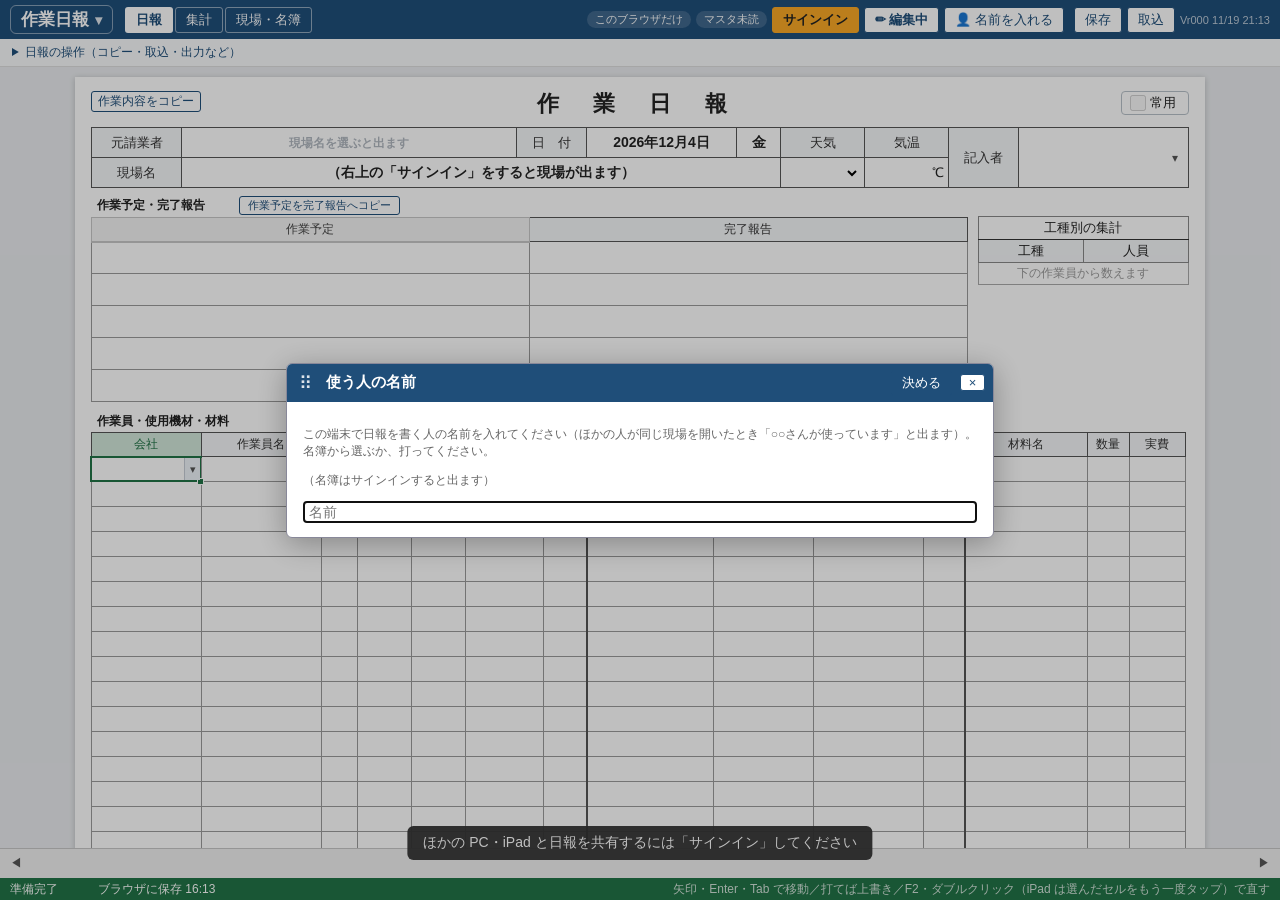
<file: jouyou/index.html>
<!doctype html>
<html lang="ja">
<head>
<meta charset="utf-8">
<meta name="viewport" content="width=device-width, initial-scale=1">
<title>日報（詳細日報）（新しいアドレスへ）</title>
<!-- 2026-11-17 kotei-test の形に置き換えた。このアドレス（kotei/jouyou/）は旧版。新しいアドレス（kotei/nippou/shousai/）へ移る。
     付いていた ?…（開く現場・日など）はそのまま渡す。旧版のプログラムはこのフォルダに残している（index.html だけ置き換え） -->
<script>location.replace("../nippou/shousai/" + location.search + location.hash);</script>
<style>body{font-family:"BIZ UDPGothic","Yu Gothic UI",sans-serif;margin:40px 20px;line-height:1.8;color:#1d2321}a{color:#1f3a5f;font-weight:bold}</style>
</head>
<body>
<h1 style="font-size:20px">日報（詳細日報）は新しいアドレスに移りました</h1>
<p>自動で移らないときは、次を押してください：<a id="go" href="../nippou/shousai/">日報（詳細日報）を開く</a></p>
<p>ホーム画面やブックマークに置いている人は、新しいアドレス（<code>kotei/nippou/shousai/</code>）で置き直してください。</p>
<script>document.getElementById("go").href = "../nippou/shousai/" + location.search + location.hash;</script>
</body>
</html>
</file>
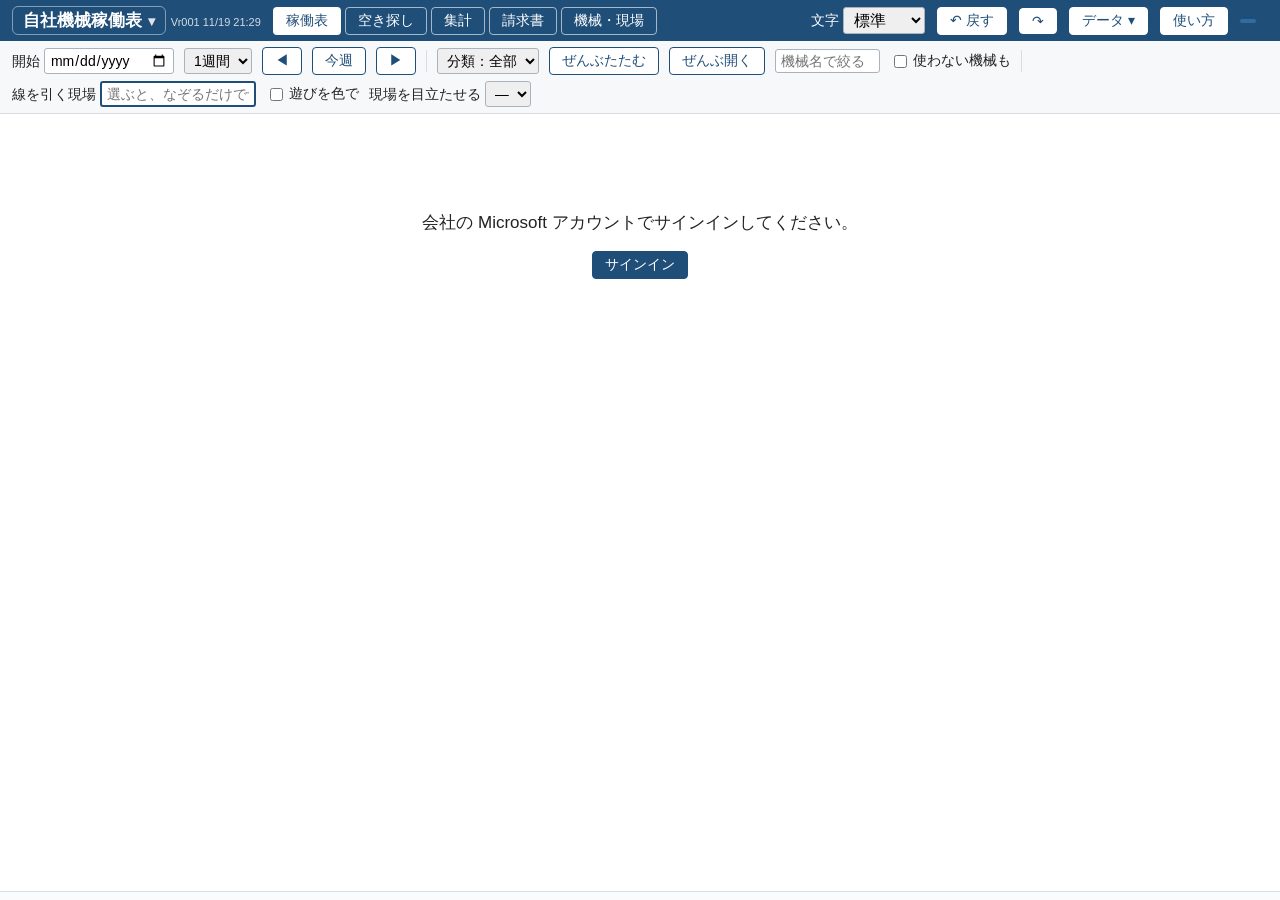
<file: kikai/index.html>
<!doctype html>
<html lang="ja">
<head>
<meta charset="utf-8">
<meta name="viewport" content="width=device-width, initial-scale=1, maximum-scale=1, user-scalable=no">
<title>自社機械稼働表</title>
<!-- アプリとして入れる（2026-10-31。パソコンは「アプリをインストール」、iPad は「ホーム画面に追加」。アイコンは tools\アイコンを作る.py） -->
<link rel="icon" type="image/png" sizes="32x32" href="favicon.png">
<link rel="icon" type="image/png" sizes="192x192" href="icon-192.png">
<link rel="apple-touch-icon" href="apple-touch-icon.png">
<link rel="manifest" href="manifest.json">
<meta name="theme-color" content="#1f4e79">
<meta name="apple-mobile-web-app-capable" content="yes">
<meta name="apple-mobile-web-app-title" content="自社機械">
<link rel="stylesheet" href="app.css?v=Vr001 11/19 21:29">
</head>
<body>
<header>
  <h1><button type="button" class="appTitle" data-appmenu title="押すとほかのアプリへ切り替え（同じ窓）">自社機械稼働表</button> <small id="ver" title="いま開いている版。押すと新しい版があるか確かめます">Vr001 11/19 21:29</small></h1>
  <!-- 左上のタイトルを押すと、アプリを切り替えるプルダウン（2026-11-17 ユーザー。common/appmenu.js。帯の移動ボタンはやめた） -->

  <nav id="tabs">
    <button data-tab="chart" class="on">稼働表</button>
    <button data-tab="free">空き探し</button>
    <button data-tab="sum">集計</button>
    <button data-tab="bill">請求書</button>
    <button data-tab="master">機械・現場</button>
  </nav>
  <div class="sp"></div>
  <label class="chartOnly font" title="稼働表の文字の大きさ（Ctrl＋＋／－／0 でも）">文字 <select id="vFont"></select></label>
  <button class="sub" id="bUndo" title="元に戻す（Ctrl＋Z）">↶ 戻す</button>
  <button class="sub" id="bRedo" title="やり直す（Ctrl＋Y）">↷</button>
  <button class="sub" id="bData">データ ▾</button>
  <button class="sub" id="bHelp" title="使い方を別の窓で開く">使い方</button>
  <span id="sync" class="sync"></span>
  <span id="who" class="who"></span>
</header>
<div id="updBar" hidden>新しい版が出ています（<span id="updVer"></span>）<button id="bUpd">更新する</button></div>

<div id="bar">
  <label>開始 <input type="date" id="vFrom"></label>
  <select id="vMonths" title="表示する長さ。◀ ▶ でこの長さずつ動きます">
    <option value="1w">1週間</option><option value="2w">2週間</option><option value="1m">1か月</option><option value="2m">2か月</option>
  </select>
  <button class="sub" id="vPrev">◀</button><button class="sub" id="vToday" title="今週の月曜から表示します（今日の列は黄色）">今週</button><button class="sub" id="vNext">▶</button>
  <span class="sep"></span>
  <select id="vCat"><option value="">分類：全部</option></select>
  <button type="button" class="sub" id="vFoldAll" title="分類をぜんぶたたむ（見出しだけにする）">ぜんぶたたむ</button>
  <button type="button" class="sub" id="vOpenAll" title="たたんだ分類をぜんぶ開く">ぜんぶ開く</button>
  <input id="vQ" placeholder="機械名で絞る" size="10">
  <label class="ck"><input type="checkbox" id="vUnused"> 使わない機械も</label>
  <span class="sep chartOnly"></span>
  <label class="chartOnly paint" title="先に現場を選んでおくと、空いている所をなぞるだけで、その現場の予約の線が引ける。空のときは、なぞった後に小窓で現場を選ぶ">線を引く現場
    <input id="vPaint" list="siteList" placeholder="選ぶと、なぞるだけで予約" size="16"></label>
  <label class="ck chartOnly"><input type="checkbox" id="vIdle"> 遊びを色で</label>
  <label class="chartOnly">現場を目立たせる <select id="vFocus"><option value="">―</option></select></label>
  <span class="sp"></span>
  <span id="warn"></span>
</div>

<div id="signin" class="center" hidden>
  <p id="signinHead">会社の Microsoft アカウントでサインインしてください。</p>
  <button id="bSignIn">サインイン</button>
  <p id="signinMsg" class="ng"></p>
</div>
<div id="loading" class="center" hidden>読み込み中…</div>

<main>
  <section id="pChart" class="page on"><div id="wrap"><div id="chart"></div></div></section>
  <section id="pFree" class="page"></section>
  <section id="pSum" class="page"></section>
  <section id="pBill" class="page"></section>
  <section id="pMaster" class="page"></section>
</main>

<div id="legend"></div>
<datalist id="siteList"></datalist><datalist id="svcList"></datalist><datalist id="realList"></datalist>

<!-- 予約の小窓 -->
<dialog id="dRes">
  <form method="dialog" autocomplete="off">
    <div class="dhead">
      <h3 id="rTitle" tabindex="-1" autofocus>予約</h3>
      <button type="button" class="danger" id="rDel">消す</button>
      <button type="button" class="sub" id="rCancel">やめる</button>
      <button type="button" id="rSave">保存</button>
    </div>
    <div class="dbody">
    <div class="grid">
      <label>機械</label><select id="rM"></select>
      <label>区分</label><span><label class="ck"><input type="radio" name="rK" value="昼" checked> 昼</label> <label class="ck"><input type="radio" name="rK" value="夜"> 夜</label></span>
      <label>行き先</label><input id="rSite" list="siteList" placeholder="現場名（機材センター・積置き・整備 なども）">
      <label id="rSvcL" hidden>整備の内容</label><span id="rSvcW" hidden><input id="rSvc" list="svcList" placeholder="点検・車検・クレーン検査 など（自由に書けます）"></span>
      <label id="rTkL" hidden>積置き</label><span id="rTkW" hidden>どこの現場 <input id="rTkS" list="realList" size="14" placeholder="現場名">
        積置き中の請求 <label class="ck"><input type="radio" name="rTkB" value="する"> する</label> <label class="ck"><input type="radio" name="rTkB" value="しない" checked> しない</label></span>
      <label>期間</label><span><input type="date" id="rFrom"> 〜 <input type="date" id="rTo"></span>
      <label>使う曜日</label><span>平日 <label class="ck"><input type="checkbox" id="rSat"> 土</label> <label class="ck"><input type="checkbox" id="rSun"> 日・祝</label></span>
      <label>使う日</label><span>
        <label class="ck"><input type="radio" name="rCalM" value="plan" checked> 使う日・使わない日を選ぶ</label>
        <label class="ck"><input type="radio" name="rCalM" value="done"> 使わなかった日を申告する（あとから）</label>
        <div id="rCal"></div>
        <span class="note">日を押すと切り替わります。<i class="lg cyes"></i>使う　<i class="lg cno"></i>使わない　<i class="lg cun"></i>使わなかった（申告）</span></span>
      <label>状態</label><span><label class="ck"><input type="radio" name="rSt" value="確定" checked> 確定</label> <label class="ck"><input type="radio" name="rSt" value="仮"> 仮（相談中）</label></span>
      <label>台数</label><span><input id="rN" class="num" inputmode="numeric" size="3"> 台 <span id="rNcap" class="note"></span></span>
      <label>料金</label><span><span id="rPiW" hidden>単価表の行（備考） <select id="rPi"></select><br></span><select id="rPm"></select>
        <span id="rPqW">数量 <input id="rPq" class="num" inputmode="numeric" size="4"> <span id="rPu"></span></span>
        <span id="rPaW">金額 <input id="rPa" class="num" inputmode="numeric" size="9"> 円</span>
        <div id="rPinfo" class="pinfo"></div></span>
      <label>メモ</label><input id="rMemo" placeholder="回送の手配・オペ付き など">
      <label>特別単価</label><span>
        <label class="ck"><input type="checkbox" id="rNg"> 予算の無い現場なので、機材センター長と単価を交渉した（する）</label>
        <div id="rNgBox" class="ngbox" hidden>
          <div>結果 <label class="ck"><input type="radio" name="rNgR" value="決まった" checked> 決まった</label> <label class="ck"><input type="radio" name="rNgR" value="交渉中"> 交渉中</label></div>
          <div>特別単価 <input id="rNgP" class="num" inputmode="numeric" placeholder="円"> 円／日 <span id="rNgBase" class="note"></span></div>
          <div>交渉した日 <input type="date" id="rNgD"> 相手 <input id="rNgW" size="8"> 方法 <select id="rNgH"><option>対面</option><option>電話</option><option>メール</option><option>その他</option></select></div>
          <div><input id="rNgM" placeholder="交渉の中身（条件・回送費の扱い など）"></div>
          <div id="rNgLog" class="note"></div>
        </div></span>
    </div>
    <div id="rInfo" class="note"></div>
    <div id="rWarn"></div>
    </div>
  </form>
</dialog>

<!-- 現場を登録する小窓（2026-10-31 ユーザー：稼働表で予約を入れるとき、まだ無い現場ならその場で 社内現場名・コード・元請・地域・工期 を登録） -->
<dialog id="dSite">
  <form method="dialog" autocomplete="off">
    <div class="dhead">
      <h3 id="sgTitle" tabindex="-1" autofocus>新しい現場を登録</h3>
      <button type="button" class="sub" id="sgCancel">やめる</button>
      <button type="button" id="sgSave">登録</button>
    </div>
    <div class="dbody">
    <p id="sgNote" class="note"></p>
    <div class="grid">
      <label>社内現場名</label><input id="sgName" list="sgNames" placeholder="全体工程表の「社内工事名」とそろえる（受注台帳等の現場は選べます）"><datalist id="sgNames"></datalist>
      <label>現場コード</label><input id="sgCode" list="sgCodes" inputmode="numeric" size="8" placeholder="510031 など"><datalist id="sgCodes"></datalist>
      <label>工事名（正式）</label><input id="sgFull" placeholder="契約書どおりの工事名（無くてもよい）">
      <label>元請</label><input id="sgPrime" placeholder="元請（役所から直に受けたら 自社請け）">
      <label>発注者</label><input id="sgOrd" placeholder="自社請けのとき：横浜市 など">
      <label>地域</label><input id="sgArea" size="10" placeholder="横浜市 など">
      <label>工期</label><span><input type="date" id="sgFrom"> 〜 <input type="date" id="sgTo"></span>
      <label>担当</label><input id="sgWho" size="10">
      <label>場所</label><input id="sgPlace" placeholder="住所・目印">
      <label>種類</label><select id="sgKind"></select>
    </div>
    <div id="sgWarn"></div>
    </div>
  </form>
</dialog>

<!-- データの小窓 -->
<dialog id="dData">
  <form method="dialog">
    <div class="dhead">
      <h3>データ</h3>
      <button type="button" class="sub" id="ioClose">閉じる</button>
    </div>
    <div class="dbody">
    <p class="note" id="ioWhere"></p>
    <div class="col">
      <button type="button" id="ioImport">Excel から取り込んだデータを読む</button>
      <button type="button" class="sub" id="ioOpen">ファイルから読み込む（.json）</button>
      <button type="button" class="sub" id="ioSave">ファイルに書き出す（.json）</button>
      <button type="button" class="sub" id="ioPrint">印刷（稼働表・A3横）</button>
      <button type="button" class="danger" id="ioClear">全部消す</button>
    </div>
    <input type="file" id="ioFile" accept=".json,application/json" hidden>
    <div id="ioMsg" class="note"></div>
    </div>
  </form>
</dialog>

<div id="ctx" hidden></div>
<div id="tip" hidden></div>
<div id="toast" hidden></div>

<script src="lib/msal-browser.min.js"></script>
<script src="config.js?v=Vr001 11/19 21:29"></script>
<script src="app.js?v=Vr001 11/19 21:29"></script>
<script src="excel.js?v=Vr001 11/19 21:29"></script>
<script src="bill.js?v=Vr001 11/19 21:29"></script>
<script src="../common/appmenu.js"></script>
</body>
</html>
</file>
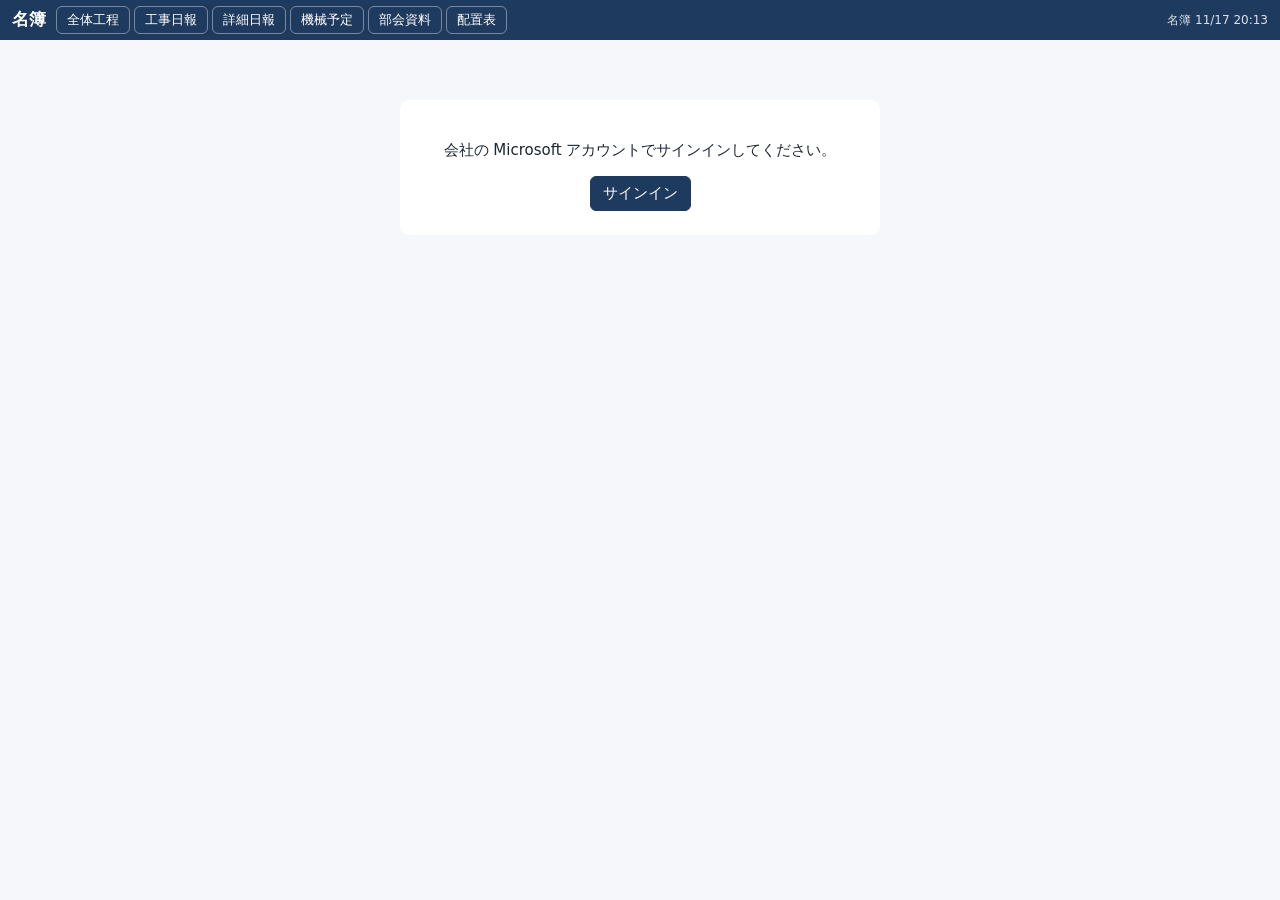
<file: meibo/index.html>
<!doctype html>
<html lang="ja">
<head>
<meta charset="utf-8">
<meta name="viewport" content="width=device-width, initial-scale=1">
<title>名簿</title>
<link rel="icon" href="../nippou/icon-192.png">
<link rel="stylesheet" href="app.css?v=202611172013">
</head>
<body>
<header id="bar">
  <b class="ttl">名簿</b>
  <nav data-hx-apps class="apps" title="ほかのアプリ（同じ窓で開きます）"></nav>
  <span class="right">
    <span id="who" class="ver"></span>
    <span class="ver">名簿 11/17 20:13</span>
  </span>
</header>

<section id="signin" class="signin" hidden>
  <p id="signinMsg">会社の Microsoft アカウントでサインインしてください。</p>
  <button id="bSignIn" type="button" class="pri">サインイン</button>
</section>

<main id="app" hidden>
  <div class="tools">
    <div class="tabs" id="tabs">
      <button type="button" data-f="all" class="on">全員</button>
      <button type="button" data-f="社員">社員</button>
      <button type="button" data-f="従業員">従業員</button>
      <button type="button" data-f="外注">外注</button>
      <button type="button" data-f="fix">直した・足した</button>
      <button type="button" data-f="out">辞めた・外した</button>
    </div>
    <input id="q" type="search" placeholder="名前・ふりがな・会社で探す" autocomplete="off">
    <button id="bAdd" type="button" class="pri">＋ 人を足す</button>
  </div>
  <div id="diffs" class="diffs" hidden></div>
  <p id="info" class="info"></p>
  <div class="tblwrap"><table id="tbl"><thead><tr><th>名前</th><th>ふりがな</th><th>区分</th><th>会社</th><th>職種</th><th>最後の月</th><th>元</th></tr></thead><tbody></tbody></table></div>
</main>

<dialog id="dlg"><form method="dialog" id="dlgBody"></form></dialog>
<div id="toast" class="toast" hidden></div>

<!-- 共通の部品（設定・サインイン・読み書き・アプリの行き来・マスタ） -->
<script src="../common/lib/msal-browser.min.js"></script>
<script src="../common/config.js?v=202611172013"></script>
<script src="../common/auth.js?v=202611172013"></script>
<script src="../common/store.js?v=202611172013"></script>
<script src="../common/apps.js?v=202611172013"></script>
<script src="../common/master.js?v=202611172013"></script>
<script src="app.js?v=202611172013"></script>
</body>
</html>
</file>
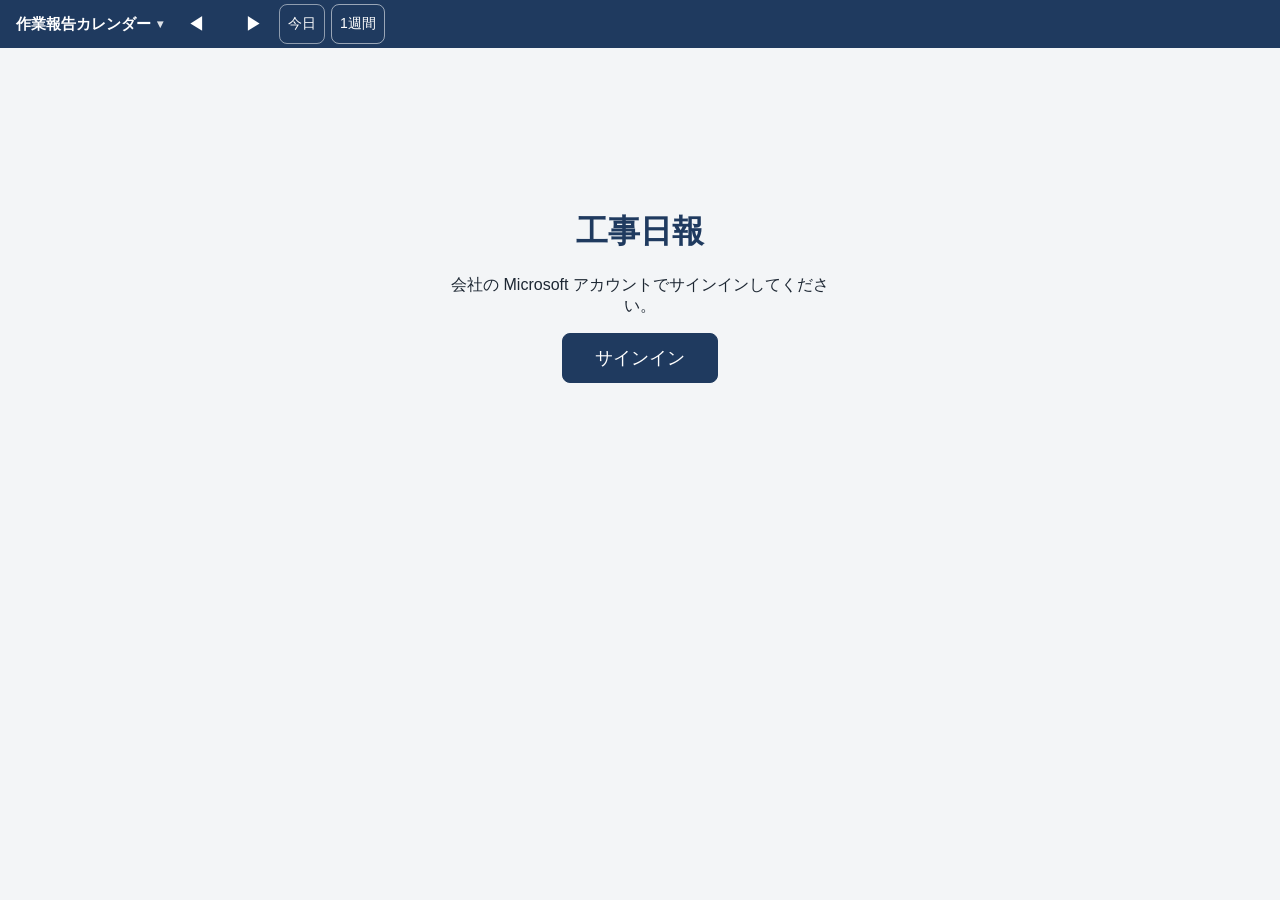
<file: nippou/index.html>
<!doctype html>
<html lang="ja">
<head>
<meta charset="utf-8">
<meta name="viewport" content="width=device-width, initial-scale=1, viewport-fit=cover">
<title>工事日報</title>
<!-- ホーム画面に置くとアドレスバーなしで開く（2026-11-01 ユーザー：PC・iPad・iPhone SE で入力する所を広く） -->
<link rel="manifest" href="manifest.json">
<meta name="theme-color" content="#1f3a5f">
<meta name="apple-mobile-web-app-capable" content="yes">
<meta name="mobile-web-app-capable" content="yes">
<meta name="apple-mobile-web-app-status-bar-style" content="default">
<meta name="apple-mobile-web-app-title" content="工事日報">
<link rel="apple-touch-icon" href="apple-touch-icon.png">
<link rel="icon" href="icon-192.png">
<link rel="stylesheet" href="app.css?v=202611172129">
</head>
<body>
<header id="top">
  <!-- 左上のタイトルを押すと、アプリを切り替えるプルダウン（2026-11-17 ユーザー。common/appmenu.js。帯の移動ボタンはやめた） -->
  <button type="button" class="appTitle" data-appmenu title="押すとほかのアプリへ切り替え（同じ窓）">作業報告カレンダー</button>
  <button id="bPrev" class="nav" aria-label="前の日">◀</button>
  <label class="date"><span id="dLabel"></span><input type="date" id="inDay" aria-label="日付"></label>
  <button id="bNext" class="nav" aria-label="次の日">▶</button>
  <button id="bToday" class="today">今日</button>
  <!-- Vr005：いつも見える。1週間に戻る・今日の日報（目立つ色）。2026-11-15 ユーザー -->
  <button id="bWeek" class="wkbtn" title="1週間の表に戻る">1週間</button>
  <button id="bTodayRep" class="todayrep" title="自分の今日の日報を開く" hidden>今日の日報</button><!-- 2026-11-17 ユーザー：要らない -->
  <span class="sp"></span>
  <!-- ほかのアプリへ（同じ窓で切り替え。2026-11-17 ユーザー：工程管理のアプリ全部に 工事日報・全体工程・機械予定） -->
  <span id="sync" class="sync"></span>
  <button id="bMe" class="me" title="名前を選び直す"></button>
</header>

<div id="signin" class="center" hidden>
  <h1>工事日報</h1>
  <p>会社の Microsoft アカウントでサインインしてください。</p>
  <button id="bSignIn" class="big">サインイン</button>
  <p id="signinMsg" class="ng"></p>
</div>

<main id="app" hidden>
  <div id="dayHead"></div>
  <div id="cards"></div>
  <p id="empty" class="emptyMsg" hidden></p>
  <section id="all" hidden></section>
</main>

<!-- いつも見えるボタン（2026-11-01 ユーザー：一番下に「現場名(行先)を追加」「現場別詳細工程」。ほかは「…」の中） -->
<footer id="bar" hidden>
  <button id="bAdd" class="add">＋ 現場名(行先)を追加</button>
  <!-- 「現場別詳細工程」「報告する」は 2026-11-17 ユーザーの指定で消した（ほかのアプリへは上の移動ボタン、報告は詳細日報で書く） -->
  <button id="bSite" class="sub" hidden>現場別詳細工程</button>
  <button id="bReport" class="go" hidden>報告する</button>
  <button id="bMore" class="more" aria-label="ほかの機能">…</button>
</footer>

<div id="menu" class="menu" hidden>
  <button data-m="cal">カレンダー（週・日・月・人別・現場別）</button>
  <button data-m="cards" hidden>日報（カードで書く）</button><!-- 2026-11-17 ユーザー：カードの日報はもう使わない -->
  <button data-m="kuro">クロジカから取り込む（CSV）</button>
  <button data-m="haichi">配置表から取り込む（過去の作業内容を一人ずつの日報に）</button>
  <button data-m="same" hidden>前の日と同じにする</button><!-- 2026-11-17 ユーザー：ここでは意味が無い -->
  <button data-m="list">この月の一覧（名前を選べば、ほかの人も）</button>
  <button data-m="mysum">この月の集計</button>
  <button data-m="all">この日の全員の日報</button>
  <button data-m="fs">文字の大きさ（5段階）</button>
  <button data-m="reload">最新を読み直す</button>
  <button data-m="install" hidden>ホーム画面に置く（アドレスバーを消す）</button><!-- 2026-11-17 ユーザー：説明が出るだけなので要らない -->
  <button data-m="me">名前を選び直す</button>
  <button data-m="find" id="mFind" hidden>日報のフォルダを調べる（管理者）</button>
  <span class="ver">Vr005 11/17 21:29</span>
</div>

<dialog id="dlg"><div id="dlgBody"></div></dialog>
<div id="toast"></div>

<!-- 共通の部品（設定・サインイン・アプリの行き来・マスタ。2026-11-16 開発環境の整理） -->
<script src="../common/lib/msal-browser.min.js"></script>
<script src="../common/config.js?v=202611172129"></script>
<script src="../common/auth.js?v=202611172129"></script>
<script src="../common/apps.js?v=202611172129"></script>
<script src="../common/appmenu.js?v=202611172129"></script>
<script src="../common/master.js?v=202611172129"></script>
<script src="app.js?v=202611172129"></script>
<script src="imp.js?v=202611172129"></script>
<script src="kuro.js?v=202611172129"></script>
<script src="haichi.js?v=202611172129"></script>
<script src="diff.js?v=202611172129"></script>
<script src="link.js?v=202611172129"></script>
<script src="reconcile.js?v=202611172129"></script>
<script src="cal.js?v=202611172129"></script>
</body>
</html>
</file>
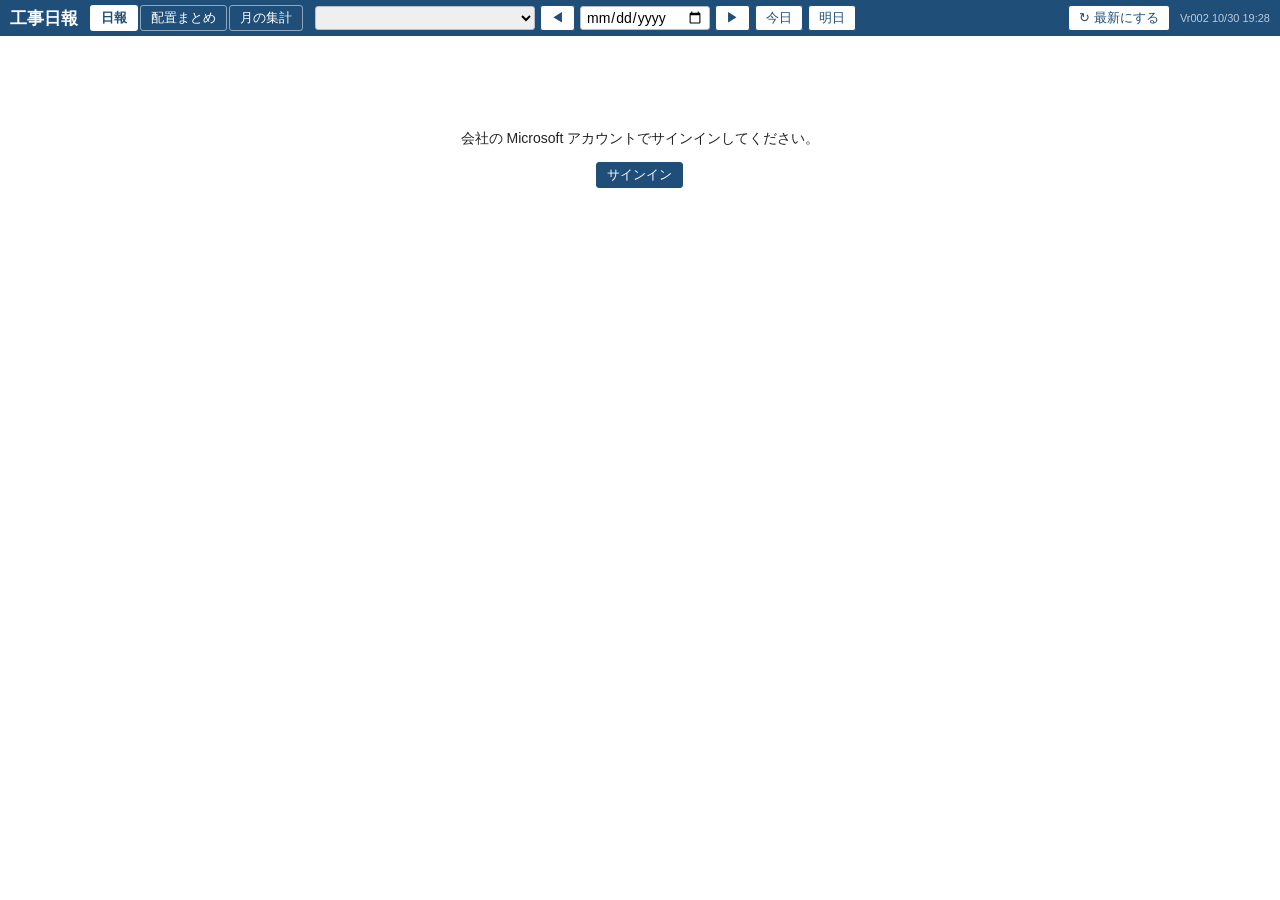
<file: nippou2/index.html>
<!doctype html>
<html lang="ja">
<head>
<meta charset="utf-8">
<meta name="viewport" content="width=device-width, initial-scale=1">
<title>工事日報</title>
<link rel="stylesheet" href="app.css?v=202610301928">
</head>
<body>
<header id="top">
  <span class="ttl">工事日報</span>
  <nav id="views">
    <button data-tab="sheet" class="on" title="1日1枚の日報（施工・社員・作業員・外注・材料・機械）">日報</button>
    <button data-tab="haichi" title="全現場のその日の予定・報告（人員配置表へ写す）">配置まとめ</button>
    <button data-tab="month" title="この現場の月の出面・人数・機械">月の集計</button>
  </nav>
  <span class="grp">
    <select id="inSite" title="現場（全体工程表の現場）"></select>
    <button id="bPrevD" class="sub" title="前の日（Alt+PageUp）">◀</button>
    <input type="date" id="inDay" title="日">
    <button id="bNextD" class="sub" title="次の日（Alt+PageDown）">▶</button>
    <button id="bToday" class="sub" title="今日の日誌">今日</button>
    <button id="bTomorrow" class="sub" title="明日の日誌（予定を直しておく）">明日</button>
  </span>
  <span class="grp right">
    <span id="sync" class="sync"></span>
    <button id="bReload" class="sub" title="ほかの人の書き込み・工程の変更を読み直す">↻ 最新にする</button>
    <span id="who"></span>
    <span id="ver" class="ver">Vr002 10/30 19:28</span>
  </span>
</header>

<div id="signin" class="center" hidden>
  <p>会社の Microsoft アカウントでサインインしてください。</p>
  <button id="bSignIn">サインイン</button>
  <p id="signinMsg" class="ng"></p>
</div>

<main id="app">
  <!-- 日報（6つの欄。セルの動きは Excel と同じ） -->
  <section id="pSheet">
    <div class="ribbon">
      <button id="bReport" title="この日の日誌を報告する（予定と違う所は色が付いたまま残る）">予定どおりで報告する</button>
      <span class="rsep"></span>
      <button id="bCopyPrev" class="sub" title="前に書いた日の内容をこの日に写す">前の日と同じ</button>
      <button id="bResetPlan" class="sub" title="工程から予定を作り直して、この日を予定に戻す">予定に戻す</button>
      <span class="rsep"></span>
      <button id="bInsRow" class="sub" title="選んだ行の上に行を入れる（Ctrl+Shift+＋）">行の挿入</button>
      <button id="bDelRow" class="sub" title="選んだ行を消す（Ctrl+－）">行の削除</button>
      <button id="bUndo" class="sub" title="元に戻す（Ctrl+Z）">↶</button>
      <button id="bRedo" class="sub" title="やり直す（Ctrl+Y）">↷</button>
      <span class="rsep"></span>
      <button id="bPrint" class="sub" title="B5 縦で印刷（Ctrl+P）。1日1ページ">印刷</button>
      <span id="status" class="rstatus"></span>
    </div>
    <div class="fbar">
      <input id="nameBox" class="namebox" readonly title="いま選んでいるセル（欄・行・項目）">
      <span class="fxl">fx</span>
      <input id="fx" class="fx" autocomplete="off" title="数式バー（選んだセルの中身。ここでも直せる）">
    </div>
    <div class="body">
      <div id="sheetWrap"><p id="noSite" class="empty" hidden>現場がありません。全体工程表に現場を入れると、ここに出ます。</p><div id="sheet"></div></div>
      <aside id="side"></aside>
    </div>
    <div class="tabbar">
      <button id="bTabL" class="tnav" title="前の日（Alt+PageUp・Ctrl+PageUp）">◀</button>
      <button id="bTabR" class="tnav" title="次の日（Alt+PageDown・Ctrl+PageDown）">▶</button>
      <button id="bCal" class="tnav cal" title="日付を選ぶ">📅</button>
      <div id="tabs"></div>
    </div>
    <div class="statusbar"><span id="mode">準備完了</span><span id="stat"></span><span class="keys">Enter↓ Tab→ F2・ダブルクリック 直す　Alt+PageUp/Down 日を移る　Alt+↓ 候補　Ctrl+D 下へコピー</span></div>
  </section>

  <!-- 配置まとめ（配置の担当者） -->
  <section id="pHaichi" hidden>
    <div class="ribbon">
      <button id="hPrev" class="sub">◀</button>
      <input type="date" id="hDay">
      <button id="hNext" class="sub">▶</button>
      <button id="hToday" class="sub">今日</button>
      <button id="hTomorrow" class="sub">明日</button>
      <b id="hTtl" class="httl"></b>
      <span class="rsep"></span>
      <button id="hCopy" class="sub" title="この表を Excel に貼れる形でコピー">表をコピー</button>
      <span class="note">工程（予定）と各現場の日報（報告）を並べています。<span class="chg">色付き</span>＝予定から変わった所、<s class="del">取り消し線</s>＝予定にあって無くなったもの。配置表に入れたらチェック。</span>
    </div>
    <div id="haichi" class="scroll"></div>
  </section>

  <!-- 月の集計 -->
  <section id="pMonth" hidden>
    <div class="ribbon"><b id="mTtl" class="httl"></b><span class="rsep"></span><button id="bMonthCopy" class="sub">表をコピー</button></div>
    <div id="month" class="scroll"></div>
  </section>
</main>

<div id="wxPick" class="wxpick" hidden></div>
<div id="menu" class="ctx" hidden></div>
<div id="printArea"></div>

<dialog id="dCal">
  <h3 id="calTtl"></h3>
  <div id="calGrid" class="calgrid"></div>
  <button type="button" id="calToday" class="link"></button>
  <div class="btns"><span class="sp"></span><button type="button" id="bCalClose" class="sub">閉じる</button></div>
</dialog>

<dialog id="dPrint">
  <h3>印刷（B5 縦）</h3>
  <p class="note" style="padding:0 16px">1日を1ページ（施工・社員・作業員・外注・材料・機械の順）で出します。</p>
  <div class="btns"><span class="sp"></span><button type="button" id="bPrCancel" class="sub">やめる</button>
    <button type="button" id="bPrMonth" class="sub">この月の書いた日すべて</button><button type="button" id="bPrDay">この日</button></div>
</dialog>

<div id="toast" class="toast"></div>
<script src="config.js?v=202610301928"></script>
<script src="lib/msal-browser.min.js"></script>
<script src="grid.js?v=202610301928"></script>
<script src="app.js?v=202610301928"></script>
</body>
</html>
</file>
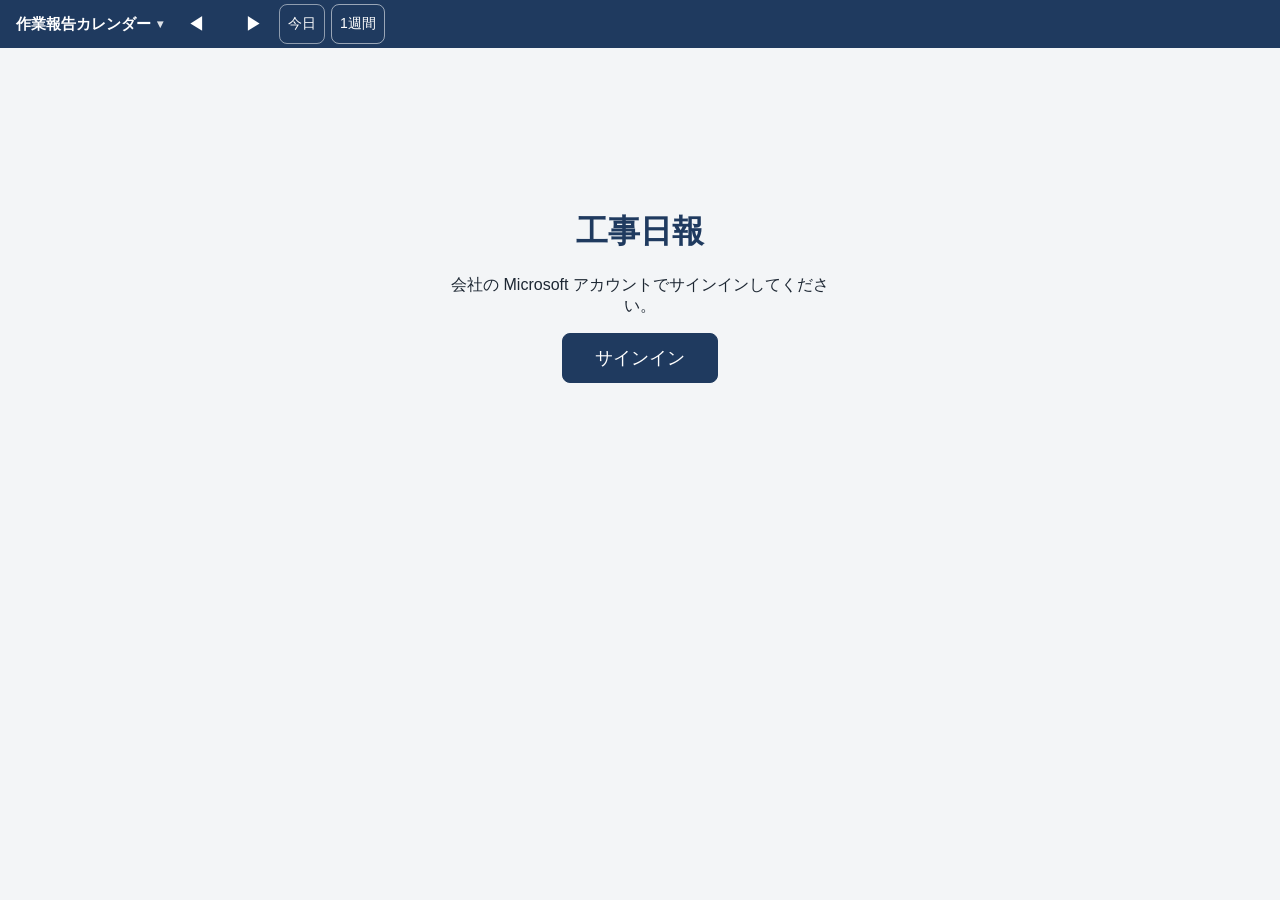
<file: nippou3/index.html>
<!doctype html>
<html lang="ja">
<head>
<meta charset="utf-8">
<meta name="viewport" content="width=device-width, initial-scale=1">
<title>作業予定・報告（工事日報）（新しいアドレスへ）</title>
<!-- 2026-11-17 kotei-test の形に置き換えた。このアドレス（kotei/nippou3/）は旧版。新しいアドレス（kotei/nippou/）へ移る。
     付いていた ?…（開く現場・日など）はそのまま渡す。旧版のプログラムはこのフォルダに残している（index.html だけ置き換え） -->
<script>location.replace("../nippou/" + location.search + location.hash);</script>
<style>body{font-family:"BIZ UDPGothic","Yu Gothic UI",sans-serif;margin:40px 20px;line-height:1.8;color:#1d2321}a{color:#1f3a5f;font-weight:bold}</style>
</head>
<body>
<h1 style="font-size:20px">作業予定・報告（工事日報）は新しいアドレスに移りました</h1>
<p>自動で移らないときは、次を押してください：<a id="go" href="../nippou/">作業予定・報告（工事日報）を開く</a></p>
<p>ホーム画面やブックマークに置いている人は、新しいアドレス（<code>kotei/nippou/</code>）で置き直してください。</p>
<script>document.getElementById("go").href = "../nippou/" + location.search + location.hash;</script>
</body>
</html>
</file>
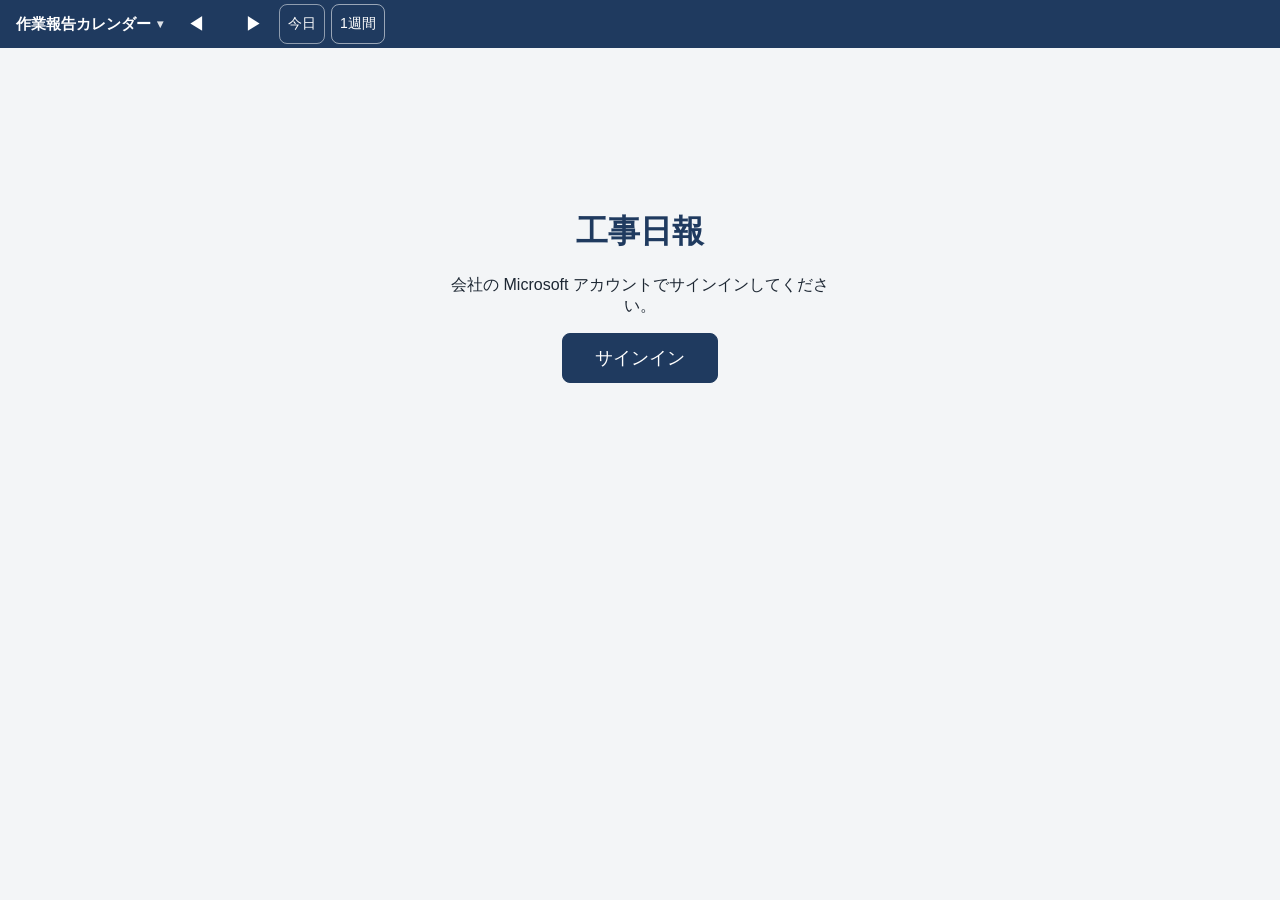
<file: nippou4/index.html>
<!doctype html>
<html lang="ja">
<head>
<meta charset="utf-8">
<meta name="viewport" content="width=device-width, initial-scale=1">
<title>作業予定・報告（工事日報）（新しいアドレスへ）</title>
<!-- 2026-11-17 kotei-test の形に置き換えた。このアドレス（kotei/nippou4/）は旧版。新しいアドレス（kotei/nippou/）へ移る。
     付いていた ?…（開く現場・日など）はそのまま渡す。旧版のプログラムはこのフォルダに残している（index.html だけ置き換え） -->
<script>location.replace("../nippou/" + location.search + location.hash);</script>
<style>body{font-family:"BIZ UDPGothic","Yu Gothic UI",sans-serif;margin:40px 20px;line-height:1.8;color:#1d2321}a{color:#1f3a5f;font-weight:bold}</style>
</head>
<body>
<h1 style="font-size:20px">作業予定・報告（工事日報）は新しいアドレスに移りました</h1>
<p>自動で移らないときは、次を押してください：<a id="go" href="../nippou/">作業予定・報告（工事日報）を開く</a></p>
<p>ホーム画面やブックマークに置いている人は、新しいアドレス（<code>kotei/nippou/</code>）で置き直してください。</p>
<script>document.getElementById("go").href = "../nippou/" + location.search + location.hash;</script>
</body>
</html>
</file>
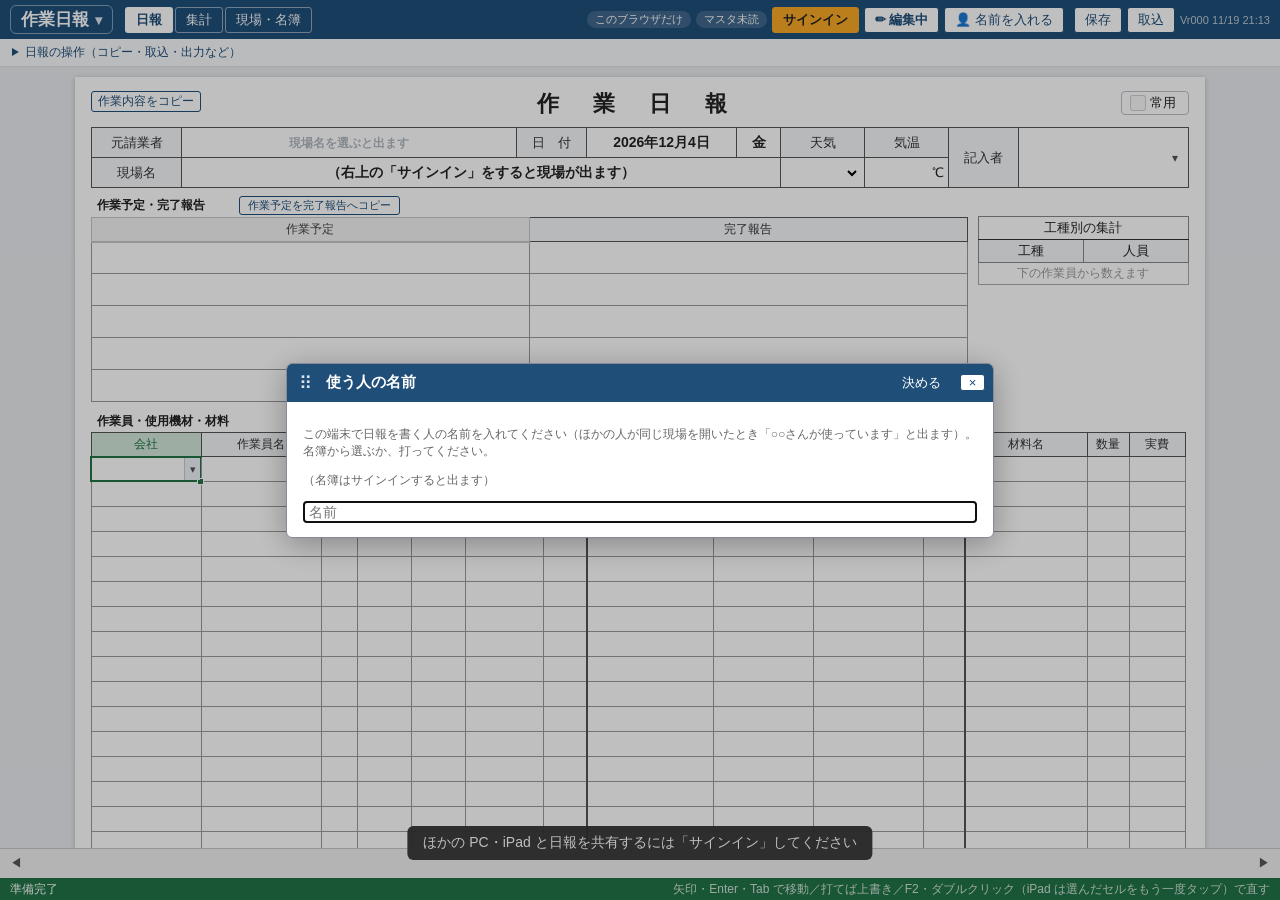
<file: nippou/shousai/index.html>
<!doctype html>
<html lang="ja">
<head>
<meta charset="utf-8">
<meta name="viewport" content="width=device-width, initial-scale=1, viewport-fit=cover">
<title>詳細日報</title>
<!-- アイコンは工事日報と同じ。入り口は工事日報の1本（2026-11-03 ユーザー） -->
<link rel="manifest" href="../manifest.json">
<meta name="theme-color" content="#1f3a5f">
<meta name="apple-mobile-web-app-capable" content="yes">
<meta name="mobile-web-app-capable" content="yes">
<meta name="apple-mobile-web-app-title" content="工事日報">
<link rel="apple-touch-icon" href="../apple-touch-icon.png">
<link rel="icon" href="../icon-192.png">   <!-- 工事日報（nippou/）と同じアイコン。詳細日報は工事日報の中（nippou/shousai/）に置く -->
<link rel="stylesheet" href="app.css?v=202611192113">
</head>
<body>
<header id="top">
  <!-- 左上のタイトルを押すと、アプリを切り替えるプルダウン（2026-11-17 ユーザー。common/appmenu.js。帯の移動ボタンはやめた） -->
  <button type="button" class="ttl appTitle" data-appmenu title="押すとほかのアプリへ切り替え（同じ窓）">作業日報</button>
  <nav id="views">
    <button data-tab="sheet" class="on" title="1日1枚の作業日報">日報</button>
    <button data-tab="sum" title="締め期間の集計（日別・作業員別・機材別）">集計</button>
    <button data-tab="master" title="元請・現場・作業員名簿・職種・機材">現場・名簿</button>
  </nav>
  <nav id="apps" title="ほかのアプリ（同じ窓で開きます）" hidden><!-- タイトルのプルダウンにした（ボタンは link.js が使うので残して隠す） -->
    <button id="goNippou" class="sub">工事日報</button>
    <button id="goKotei" class="sub">全体工程</button>
    <button id="goKikai" class="sub">機械予定</button>
  </nav>
  <span class="grp right">
    <span id="sync" class="sync"></span>
    <span id="mstat" class="mstat" title="マスタ（現場一覧・名簿・自社機械）を読んだ時刻"></span>
    <button id="bSignIn" class="signin" title="会社の Microsoft アカウントでサインインして、現場・名簿・機械のマスタを読む" hidden>サインイン</button>
    <button id="bRo" class="sub rotg" title="見るだけ／編集">✏ 編集中</button>
    <button id="bMe" class="sub" title="この端末で使う人の名前（押すと直せる）">👤</button>
    <span id="who" class="ver"></span>
    <button id="bSaveFile" class="sub" title="この現場の日報をファイル（.json）に保存">保存</button>
    <button id="bLoadFile" class="sub" title="保存したファイル（.json）を取り込む">取込</button>
    <input type="file" id="fileIn" accept=".json,application/json,.xlsx,.xls" hidden>
    <span id="ver" class="ver">Vr000 11/19 21:13</span>
  </span>
</header>

<main id="app">
  <!-- 日報 -->
  <section id="pSheet">
    <details class="sheet-actions"><summary>日報の操作（コピー・取込・出力など）</summary>
    <div class="ribbon">
      <button id="bCopyPrev" class="sub" title="カレンダーで日報の入っている日を選び、中身を見てからこの日に写す">選択した日からコピー</button>
      <button id="bImport" class="sub" title="配置表（確定があれば確定、なければ予定）の作業内容・作業員と、クロジカの CSV の内容（完了報告）を、一覧で選んでからこの日に入れる">配置表・クロジカから取り込む…</button>
      <button id="bXlsIn" class="sub" title="元の作業日報の Excel（.xlsx・.xls）から、日を選んで読む（その日のまま／いま開いている日へ）">Excel から読む…</button>
      <input type="file" id="xlsFile" accept=".xlsx,.xls" hidden>
      <button id="bFind" class="sub" title="名前・会社・作業内容・工種などで日報を探し、当てはまる日の一覧からその日の日報を出す">🔍 日報を探す</button>
      <span class="rsep"></span>
      <span id="pgBar" class="pgbar"></span>
      <span class="rsep"></span>
      <button id="bInsRow" class="sub" title="選んだ行の上に行を入れる（Ctrl+Shift+＋）">行の挿入</button>
      <button id="bDelRow" class="sub" title="選んだ行を消す（Ctrl+－）">行の削除</button>
      <button id="bUndo" class="sub" title="元に戻す（Ctrl+Z）">↶</button>
      <button id="bRedo" class="sub" title="やり直す（Ctrl+Y）">↷</button>
      <span class="rsep"></span>
      <button id="bXlsDay" class="sub" title="この日を Excel（1シート）で出す">Excel（この日）</button>
      <button id="bPdfDay" class="sub" title="この日を印刷・PDF（A4 横 1枚）">PDF（この日）</button>
      <button id="bOut" class="sub" title="期間をまとめて Excel・PDF で出す（1シート1日＋集計）">期間で出力…</button>
      <button id="bClearDay" class="sub danger" title="カレンダーで日を選んで（いくつでも）日報をまとめて消す">日報を消す…</button>
      <span id="status" class="rstatus"></span>
    </div>
    </details>
    <div id="roBar" class="robar" hidden></div>
    <div id="sheetWrap">
      <div class="paper-nav" id="paperNav" aria-label="日報の表示と前後移動">
        <button id="bPrevD" class="sub paper-arrow" aria-label="前の日報">◀</button>
        <div class="paper-controls"><span>表示</span>
          <button id="bySite" class="sub" aria-pressed="true">現場ごと</button><button id="byWriter" class="sub" aria-pressed="false">記入者ごと</button>
          <span id="writerControl" hidden><button type="button" id="detailWriter" class="sub" aria-haspopup="dialog">記入者を選ぶ</button></span>
          <span id="detailContext" role="status"></span>
        </div>
        <button id="bNextD" class="sub paper-arrow" aria-label="次の日報">▶</button>
      </div>
      <div id="detailEmpty" class="detail-empty" hidden><p id="detailEmptyText"></p><button id="detailChooseSite" class="sub">現場名を選ぶ</button></div>
      <div id="sheet"></div>
    </div>
    <div class="tabbar">
      <button class="tnav" id="tPrev" title="前の締め期間">◀</button>
      <div id="tabs"></div>
      <button class="tnav" id="tNext" title="次の締め期間">▶</button>
    </div>
    <div class="statusbar"><span id="mode">準備完了</span><span id="stat"></span><span id="saved"></span><span class="keys">矢印・Enter・Tab で移動／打てば上書き／F2・ダブルクリック（iPad は選んだセルをもう一度タップ）で直す</span></div>
  </section>

  <!-- 集計 -->
  <section id="pSum" hidden>
    <div class="ribbon">
      <span>期間</span>
      <input type="hidden" id="sumFrom"><input type="hidden" id="sumTo"><button id="sumRange" class="sub daybtn" title="押すと始まり・終わりのカレンダーで選べます"></button>
      <button id="sumPrev" class="sub" title="前の締め期間">◀</button>
      <button id="sumNext" class="sub" title="次の締め期間">▶</button>
      <span class="rsep"></span>
      <button id="bSumXls" class="sub" title="この期間を Excel に（1シート1日＋集計シート）">Excel（日報＋集計）</button>
      <button id="bSumPdf" class="sub" title="集計を印刷・PDF">PDF（集計）</button>
      <span class="rsep"></span><span id="sumShow" class="sumshow"></span>
    </div>
    <div class="scroll" id="sumBody"></div>
  </section>

  <!-- 現場・名簿 -->
  <section id="pMaster" hidden>
    <div class="scroll" id="masterBody"></div>
  </section>
</main>

<!-- 小窓（見出しの ⠿ で動かせる・外を押しても閉じない） -->
<!-- 交代のお願い（2026-11-17 ユーザー：編集中の人に目立つように知らせ、待ってもらうか交代するかを選ぶ）。閉じるのはボタンだけ -->
<dialog id="dSwap" class="swapdlg">
  <div class="dhead"><span class="grip" title="ここを持って動かす">⠿</span><h3 id="swapTitle">交代のお願い</h3><span id="swapBtns" class="hbtns"></span></div>
  <div class="dbody"><p id="swapText"></p></div>
</dialog>
<dialog id="dPeople">
  <div class="dhead"><span class="grip" title="ここを持って動かす">⠿</span><h3>記入者を選ぶ</h3><button type="button" class="sub x" data-close>×</button></div>
  <div class="dbody">
    <div class="people-tools"><div id="peopleGroups" class="filter-choices" aria-label="人の区分"></div><label>名前で絞る <input id="peopleQuery" type="search" placeholder="入力しなくても一覧から選べます"></label><button id="peopleClear" type="button" class="sub">絞り込み解除</button></div>
    <div id="peopleResults" class="people-results"></div>
    <p class="note">新しい方は社員・作業員マスターへ追加してから「マスターを読み直す」を押してください。この画面で名前を新規登録することはできません。</p>
    <p id="peopleMasterStatus" class="note" role="status"></p>
    <div class="btns"><button id="peopleReload" type="button" class="sub">マスターを読み直す</button><span class="sp"></span><button type="button" class="sub" data-close>閉じる</button></div>
  </div>
</dialog>
<dialog id="dSite">
  <div class="dhead"><span class="grip" title="ここを持って動かす">⠿</span><h3>現場名を選ぶ</h3><button type="button" class="sub x" data-close>×</button></div>
  <div class="dbody">
    <p class="note">名前・工事コードや地域・元請名で絞り込み、登録済みの現場を選んでください。</p>
    <div class="site-filters">    <label>現場名 <input id="siteQuery" type="search" placeholder="現場名・工事コード" aria-label="現場名・工事コードで絞り込み"></label>
    <select id="inSite" aria-label="選択中の現場" hidden></select>
    <div hidden><select id="sitePeriod"></select><select id="siteArea"></select><select id="inGen"></select></div>
    <div id="siteFilterButtons" class="filter-groups">
      <fieldset><legend>期</legend><div id="periodChoices" class="filter-choices"></div></fieldset>
      <fieldset><legend>地域</legend><div id="areaChoices" class="filter-choices"></div></fieldset>
      <p class="note">元請名・地域のボタンは、右クリック（iPad は長押し）で 消す・候補を足す・名前を直す ができます（みんなの画面に出ます）。</p>
      <fieldset><legend>元請名</legend><div id="genChoices" class="filter-choices"></div></fieldset>
    </div>
    <button id="clearSiteFilters" class="sub">絞り込み解除</button>
    <span id="siteCount" role="status"></span>
</div>
    <div id="siteResults" class="site-results"></div>
    <div class="btns"><span class="sp"></span><button type="button" class="sub" data-close>閉じる</button></div>
  </div>
</dialog>
<div hidden><button id="inDay"></button><button id="bToday"></button></div>

<dialog id="dSign">
  <div class="dhead"><span class="grip" title="ここを持って動かす">⠿</span><h3>元請サイン</h3><button type="button" class="sub x" data-close>×</button></div>
  <div class="dbody">
    <p class="note" id="signNote">枠の中に指・ペンでサインしてください。</p>
    <canvas id="signPad" width="600" height="220"></canvas>
    <div class="btns"><button type="button" class="sub" id="signClear">書き直す</button><span class="sp"></span><button type="button" class="sub" data-close>やめる</button><button type="button" id="signOk">決定</button></div>
  </div>
</dialog>

<dialog id="dOut">
  <div class="dhead"><span class="grip" title="ここを持って動かす">⠿</span><h3>期間で出力</h3><button type="button" class="sub x" data-close>×</button></div>
  <div class="dbody">
    <div class="grid">
      <label>期間</label><span><input type="hidden" id="outFrom"><input type="hidden" id="outTo"><button type="button" id="outRange" class="sub daybtn" title="押すと始まり・終わりのカレンダーで選べます"></button></span>
      <label>入れる日</label><span><label><input type="checkbox" id="outOnlyData" checked> 書いた日だけ</label></span>
      <label>集計</label><span><label><input type="checkbox" id="outSum" checked> 集計シートも付ける</label></span>
    </div>
    <p class="note" id="outInfo"></p>
    <div class="btns"><span class="sp"></span><button type="button" class="sub" data-close>やめる</button><button type="button" id="outPdf" class="sub">PDF（印刷）</button><button type="button" id="outXls">Excel</button></div>
  </div>
</dialog>

<dialog id="dXls">
  <div class="dhead"><span class="grip" title="ここを持って動かす">⠿</span><h3>Excel から読む</h3><button type="button" class="sub x" data-close>×</button></div>
  <div class="dbody">
    <p class="note" id="xlsInfo"></p>
    <div class="xlsMode">
      <label><input type="radio" name="xlsMode" id="xlsModeSame" checked> Excel の日付のまま入れる（選んだ日をその日に）</label>
      <label><input type="radio" name="xlsMode" id="xlsModeCur"> いま開いている日へ写す：<b id="xlsCurDay"></b>（1日を選ぶ。天気・気温・備考・サインは写さない）</label>
    </div>
    <div id="xlsRange" class="btns"><span>日</span><input type="date" id="xlsFrom"> 〜 <input type="date" id="xlsTo"><button type="button" class="sub small" id="xlsAll">全部</button><button type="button" class="sub small" id="xlsNone">外す</button></div>
    <div id="xlsList" class="xlsList"></div>
    <div class="btns"><span class="sp"></span><button type="button" class="sub" data-close>やめる</button><button type="button" id="xlsOk">読む</button></div>
  </div>
</dialog>

<dialog id="dDayCopy">
  <div class="dhead"><span class="grip" title="ここを持って動かす">⠿</span><h3>日報の内容をコピー</h3><button type="button" class="sub x" data-close>×</button></div>
  <div class="dbody">
    <p id="dayCopySite" class="note"></p>
    <div class="copy-calendars"><section><h4>どこから：コピー元</h4><div id="copyFromCal"></div></section><span class="copy-direction" aria-hidden="true">→</span><section><h4>どこへ：コピー先</h4><div id="copyToCal"></div></section></div>
    <p id="dayCopySummary" role="status"></p><p id="dayCopyWarning" class="note ng"></p>
    <p class="note">作業予定・作業員・外注・機材・材料をコピーします。コピー先の完了報告欄は空になります。天気・気温・記入者・サイン・高速・燃料はコピー先の値を残します。</p>
    <div class="btns"><span class="sp"></span><button type="button" class="sub" data-close>やめる</button><button type="button" id="dayCopyRun">指定した日にコピーする</button></div>
  </div>
</dialog>
<dialog id="dCal">
  <div class="dhead"><span class="grip" title="ここを持って動かす">⠿</span><h3 id="calH">日を選ぶ</h3><button type="button" id="calTop" class="sub" title="工事日報の1週間の表（入口）に戻る">トップに戻る</button><button type="button" class="sub x" data-close>×</button></div>
  <div class="dbody">
    <div class="btns cal-actions" id="calActions"><button type="button" id="calDeleteMode" class="sub danger">日報を消す…</button><button type="button" id="calCopyMode" class="sub">指定した日からコピー…</button><button type="button" id="calNormalMode" class="sub" hidden>日を選ぶ画面に戻る</button></div>
    <div class="calnav"><button type="button" class="sub" id="calPrev" title="前の月">◀</button><b id="calTtl"></b><button type="button" class="sub" id="calNext" title="次の月">▶</button></div>
    <p class="note" id="calInfo"></p>
    <div class="calgrid" id="calGrid"></div>
    <div class="btns" id="calDelBar" hidden><span class="note" id="calDelN"></span><span class="sp"></span><button type="button" class="sub" data-close>やめる</button><button type="button" class="danger" id="calDelOk">選んだ日の日報を消す</button></div>
    <p class="note callg"><span class="lg has">●</span> 記入済み　<span class="lg today"></span> 今日　<span class="lg on"></span> 開いている日　<span class="lg inper"></span> 締め期間</p>
    <div class="btns" id="calBtns"><button type="button" class="sub" id="calPrevHas">◀ 前の記入済み</button><button type="button" class="sub" id="calNextHas">次の記入済み ▶</button><span class="sp"></span><button type="button" class="sub" id="calToday">今日</button></div>
  </div>
</dialog>

<dialog id="dName">
  <div class="dhead"><span class="grip" title="ここを持って動かす">⠿</span><h3>使う人の名前</h3><button type="button" class="sub x" id="nmX" data-close>×</button></div>
  <div class="dbody">
    <p class="note">この端末で日報を書く人の名前を入れてください（ほかの人が同じ現場を開いたとき「○○さんが使っています」と出ます）。<br>名簿から選ぶか、打ってください。</p>
    <div class="nmList" id="nmList"></div>
    <div class="btns"><input id="nmIn" autocomplete="off" placeholder="名前" style="flex:1"><button type="button" id="nmOk">決める</button></div>
  </div>
</dialog>

<dialog id="dYure">
  <div class="dhead"><span class="grip" title="ここを持って動かす">⠿</span><h3>似た書き方があります</h3><button type="button" class="sub x" data-close>×</button></div>
  <div class="dbody">
    <div id="yrBody"></div>
    <div class="btns"><span class="sp"></span><button type="button" class="sub" data-close>このままにする</button><button type="button" id="yrOk">決める</button></div>
  </div>
</dialog>

<dialog id="dRange">
  <div class="dhead"><span class="grip" title="ここを持って動かす">⠿</span><h3>期間を選ぶ</h3><button type="button" class="sub x" data-close>×</button></div>
  <div class="dbody">
    <p class="note" id="rgInfo"></p>
    <div class="rgwrap"><div><div class="rgT">始まり</div><div id="rgA"></div></div><div><div class="rgT">終わり（始まりより前は選べません）</div><div id="rgB"></div></div></div>
    <div class="btns"><button type="button" class="sub" id="rgPrevPer">◀ 前の締め期間</button><button type="button" class="sub" id="rgPer">締め期間</button><button type="button" class="sub" id="rgNextPer">次の締め期間 ▶</button><button type="button" class="sub" id="rgMonth">その月（1日〜末日）</button><span class="sp"></span><button type="button" class="sub" data-close>やめる</button><button type="button" id="rgOk">決める</button></div>
  </div>
</dialog>

<dialog id="dNew">
  <div class="dhead"><span class="grip" title="ここを持って動かす">⠿</span><h3>一覧に無い言葉</h3><button type="button" class="sub x" data-close>×</button></div>
  <div class="dbody">
    <div id="nwBody"></div>
    <div class="btns"><span class="sp"></span><button type="button" class="sub" id="nwNo">足さない（もう聞かない）</button><button type="button" id="nwOk">チェックしたものを足す</button></div>
  </div>
</dialog>

<dialog id="dKp">
  <div class="dhead"><span class="grip" title="ここを持って動かす">⠿</span><h3 id="kpTtl">期間ごとの単価</h3><button type="button" class="sub x" data-close>×</button></div>
  <div class="dbody" id="kpBody"></div>
</dialog>

<dialog id="dForm">
  <!-- フォームの共通ルール（2026-11-14）：選ぶボタンはハンドルの右（いつも見える）。外を押しても閉じない（選ぶまで閉じない） -->
  <div class="dhead"><span class="grip" title="ここを持って動かす">⠿</span><h3>この現場の区分を選んでください</h3><button type="button" data-form="請負" class="sub">請負</button><button type="button" data-form="常用" class="sub">常用</button></div>
  <div class="dbody">
    <p class="note"><b id="fmSite"></b><br>常用＝請負とは別に使ったものを請求する仕事／請負＝請負の範囲の仕事（常用の計算に入れません）。<br>次からは前回選んだ区分が入ります。日ごとに変えるときは日報の上の「区分」で。</p>
  </div>
</dialog>

<dialog id="dEdit">
  <div class="dhead"><span class="grip" title="ここを持って動かす">⠿</span><h3 id="eTtl"></h3><button type="button" class="sub x" data-close>×</button></div>
  <div class="dbody" id="eBody"></div>
</dialog>

<dialog id="dFind">
  <div class="dhead"><span class="grip" title="ここを持って動かす">⠿</span><h3>日報を探す</h3><button type="button" class="sub x" data-close>×</button></div>
  <div class="dbody">
    <div class="btns fbar"><input id="fQ" type="search" placeholder="名前・会社・作業予定・工種・機材・材料名" autocomplete="off"><select id="fCol" title="どの欄で探すか"></select><label><input type="checkbox" id="fAll"> 全部の現場</label></div>
    <div id="fRes"></div>
  </div>
</dialog>

<div id="printArea"></div>
<div id="toast" class="toast"></div>

<!-- 共通の部品（設定・サインイン・アプリの行き来・マスタ・Excel の部品。2026-11-16 開発環境の整理） -->
<script src="../../common/lib/msal-browser.min.js"></script>
<script src="../../common/config.js?v=202611192113"></script>
<script src="../../common/auth.js?v=202611192113"></script>
<script src="../../common/apps.js?v=202611192113"></script>
<script src="../../common/appmenu.js?v=202611192113"></script>
<script src="../../common/master.js?v=202611192113"></script>
<script src="../../common/lib/exceljs.min.js"></script>
<script src="../../common/lib/xlsx.full.min.js"></script>
<script src="grid.js?v=202611192113"></script>
<script src="calendar-tools.js?v=202611192113"></script>
<script src="navigation.js?v=202611192113"></script>
<script src="app.js?v=202611192113"></script>
<script src="link.js?v=202611192113"></script>
<script src="writer.js?v=202611192113"></script>
</body>
</html>
</file>
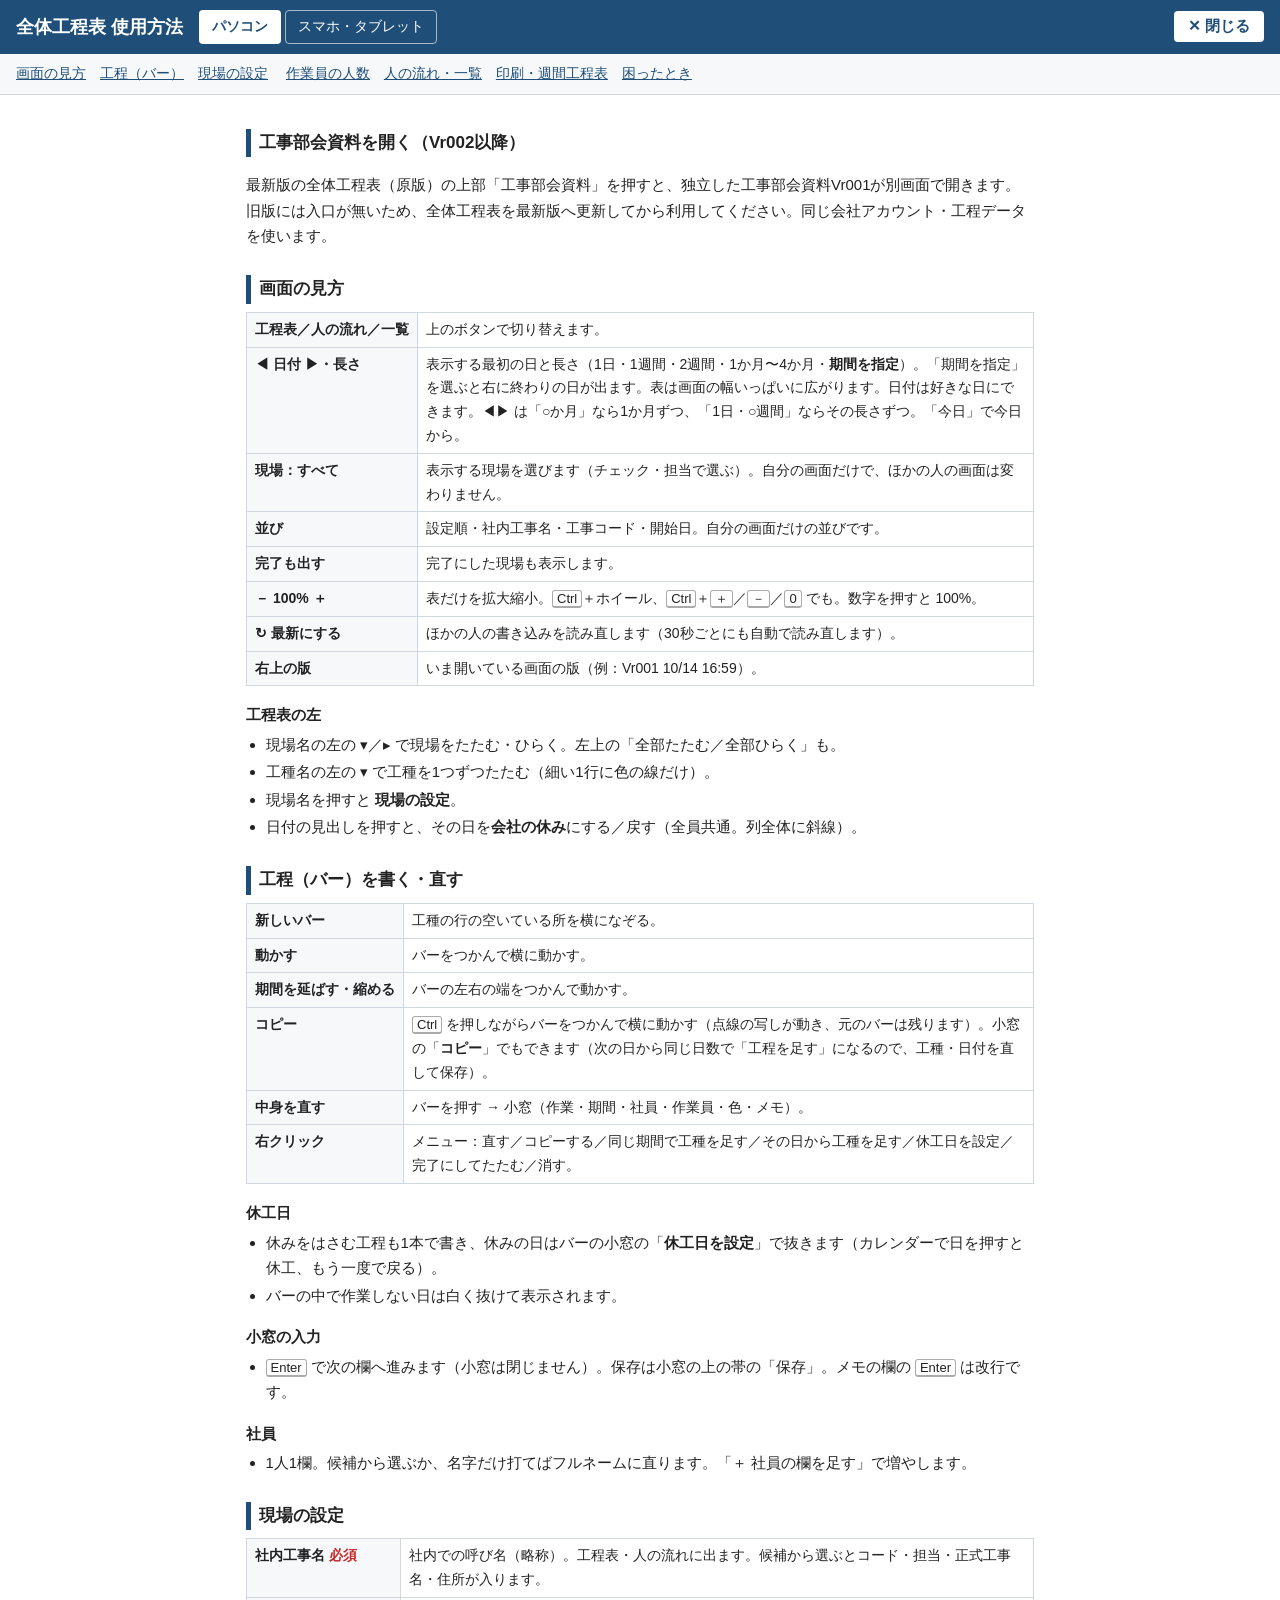
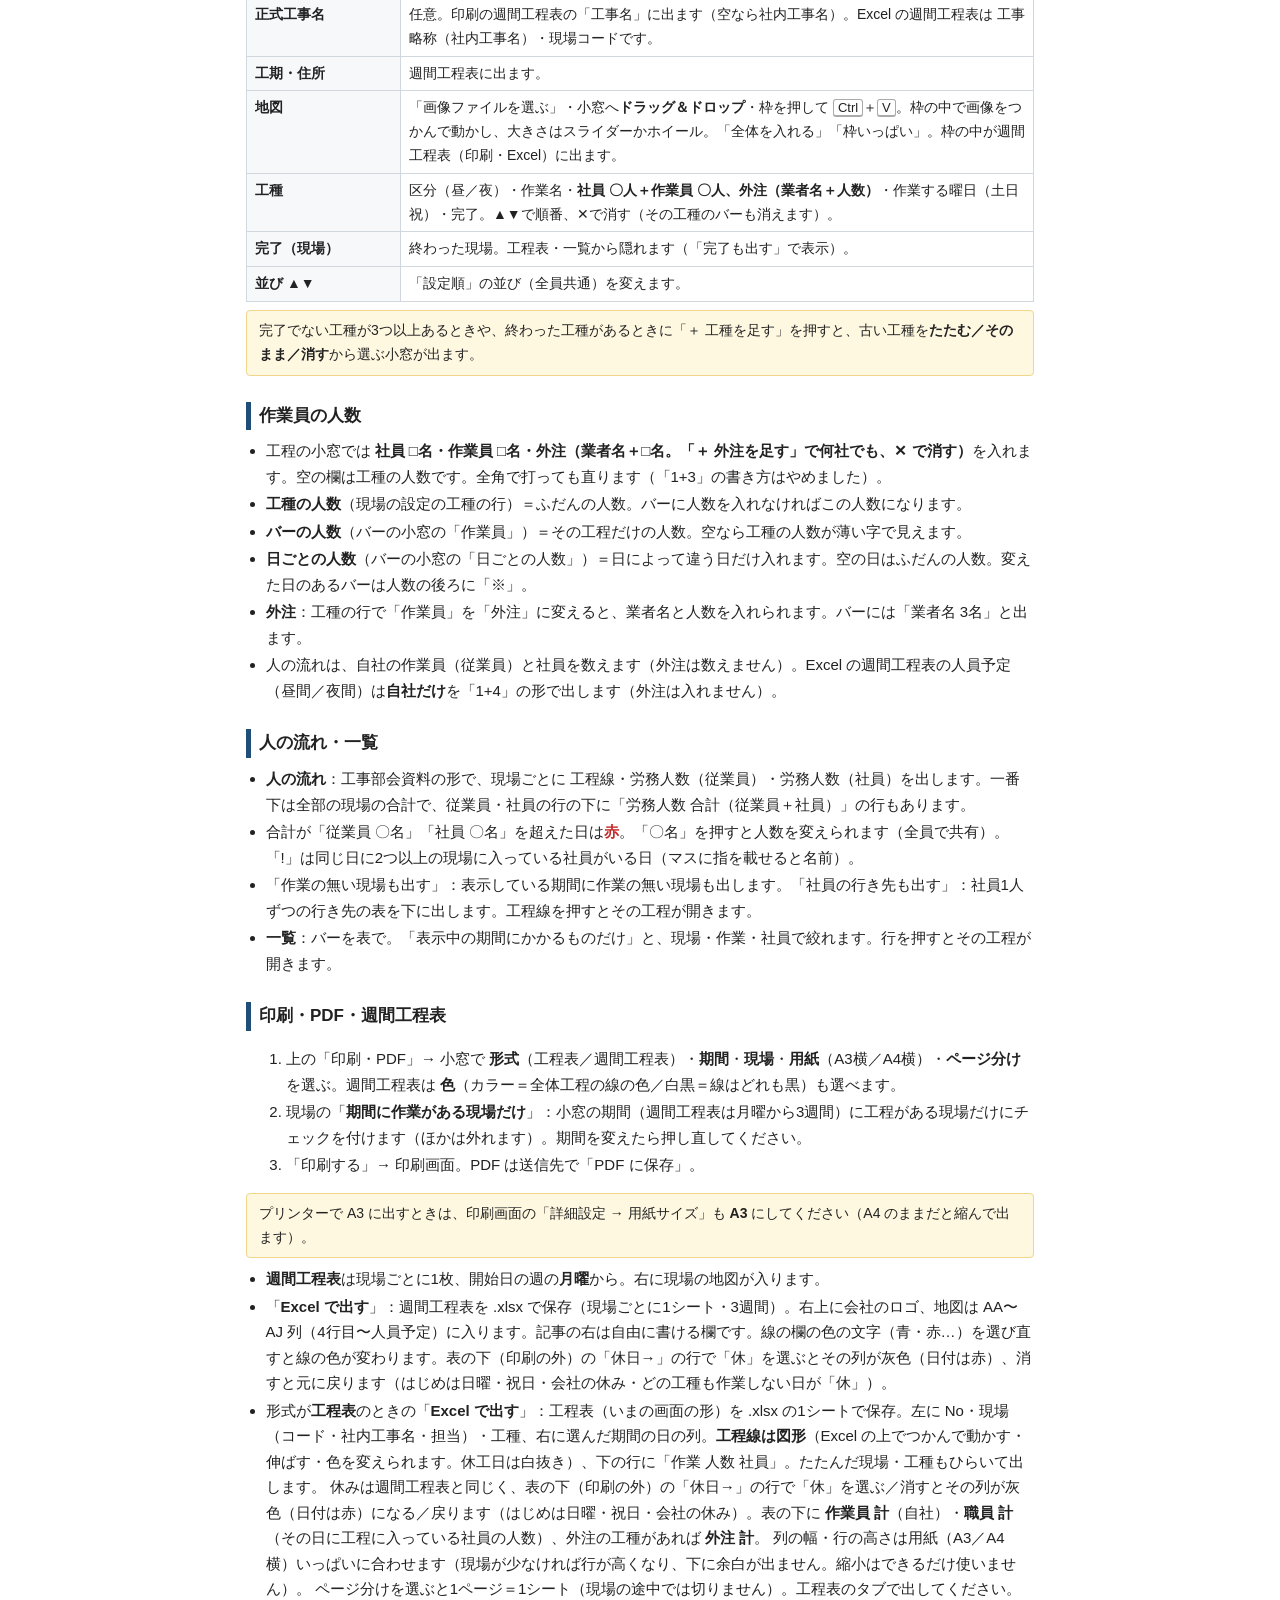
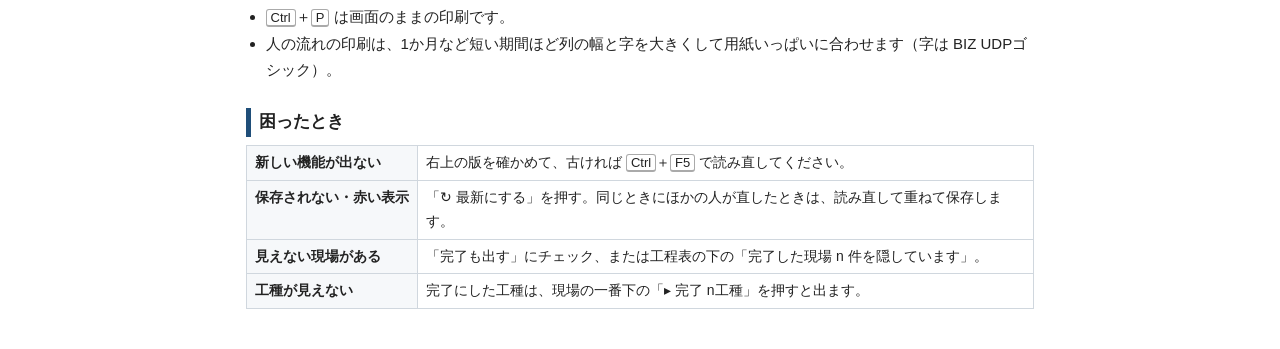
<file: help.html>
<!doctype html>
<html lang="ja">
<head>
<meta charset="utf-8">
<meta name="viewport" content="width=device-width, initial-scale=1">
<link rel="icon" type="image/png" sizes="32x32" href="favicon.png">
<link rel="apple-touch-icon" href="apple-touch-icon.png">
<title>全体工程表 使用方法</title>
<!-- 使用方法（2026-10-14 ユーザー：説明は「使用方法」ボタンで別の窓に。パソコン用とスマホ用を分ける）。
     #pc／#sp で開くほうを決める（app.js の bHelp は、指で操作する端末なら #sp） -->
<style>
  :root { --head: #1f4e79; --line: #d0d7de; --soft: #f6f8fa; --ink: #222; --sub: #555; }
  * { box-sizing: border-box; }
  body { margin: 0; font-family: "Yu Gothic UI", Meiryo, sans-serif; color: var(--ink); background: #fff; line-height: 1.7; font-size: 15px; }
  .stick { position: sticky; top: 0; z-index: 2; }
  header { background: var(--head); color: #fff; padding: 10px 16px; display: flex; flex-wrap: wrap; gap: 8px 16px; align-items: center; }
  header h1 { margin: 0; font-size: 18px; }
  .tabs { display: flex; gap: 4px; }
  .tabs a { color: #fff; text-decoration: none; padding: 4px 12px; border: 1px solid rgba(255,255,255,.6); border-radius: 4px; font-size: 14px; }
  /* 閉じる（2026-10-14 ユーザー：タブレットで閉じられなかった） */
  .close { margin-left: auto; background: #fff; color: var(--head); border: none; border-radius: 4px; padding: 6px 14px; font-size: 15px; font-weight: bold; cursor: pointer; font-family: inherit; }
  .tabs a.on { background: #fff; color: var(--head); font-weight: bold; }
  nav.toc { background: var(--soft); border-bottom: 1px solid var(--line); padding: 8px 16px; font-size: 14px; }
  nav.toc a { color: var(--head); margin-right: 14px; white-space: nowrap; }
  main { max-width: 820px; margin: 0 auto; padding: 8px 16px 40px; }
  section.page { display: none; }
  section.page.on { display: block; }
  h2 { font-size: 17px; border-left: 5px solid var(--head); padding-left: 8px; margin: 26px 0 8px; }
  h3 { font-size: 15px; margin: 16px 0 4px; }
  table { border-collapse: collapse; width: 100%; font-size: 14px; }
  th, td { border: 1px solid var(--line); padding: 5px 8px; text-align: left; vertical-align: top; }
  th { background: var(--soft); white-space: nowrap; width: 11em; }
  ul { padding-left: 1.3em; margin: 4px 0; }
  li { margin: 2px 0; }
  kbd { border: 1px solid #aaa; border-bottom-width: 2px; border-radius: 3px; padding: 0 4px; font-size: 13px; background: #fff; font-family: inherit; }
  .note { color: var(--sub); font-size: 13px; }
  .box { background: #fff8e1; border: 1px solid #f0d58a; border-radius: 4px; padding: 8px 12px; margin: 8px 0; font-size: 14px; }
  .red { color: #c62828; font-weight: bold; }
  @media (max-width: 560px) { th { width: 7.5em; white-space: normal; } body { font-size: 14px; } nav.toc { white-space: nowrap; overflow-x: auto; padding: 6px 12px; } header { padding: 8px 12px; } header h1 { font-size: 16px; } }
</style>
</head>
<body>
<div class="stick">
<header>
  <h1>全体工程表 使用方法</h1>
  <div class="tabs"><a href="#pc" id="tPc">パソコン</a><a href="#sp" id="tSp">スマホ・タブレット</a></div>
  <button type="button" id="bClose" class="close">✕ 閉じる</button>
</header>
<nav class="toc">
  <a href="#" data-go="see">画面の見方</a><a href="#" data-go="bar">工程（バー）</a><a href="#" data-go="site">現場の設定</a>
  <a href="#" data-go="num">作業員の人数</a><a href="#" data-go="flow">人の流れ・一覧</a><a href="#" data-go="print">印刷・週間工程表</a><a href="#" data-go="faq">困ったとき</a>
</nav>
</div>
<main><h2>工事部会資料を開く（Vr002以降）</h2><p>最新版の全体工程表（原版）の上部「工事部会資料」を押すと、独立した工事部会資料Vr001が別画面で開きます。旧版には入口が無いため、全体工程表を最新版へ更新してから利用してください。同じ会社アカウント・工程データを使います。</p>

<!-- ============ パソコン ============ -->
<section class="page" id="page-pc">
  <h2 data-sec="see">画面の見方</h2>
  <table>
    <tr><th>工程表／人の流れ／一覧</th><td>上のボタンで切り替えます。</td></tr>
    <tr><th>◀ 日付 ▶・長さ</th><td>表示する最初の日と長さ（1日・1週間・2週間・1か月〜4か月・<b>期間を指定</b>）。「期間を指定」を選ぶと右に終わりの日が出ます。表は画面の幅いっぱいに広がります。日付は好きな日にできます。◀▶ は「○か月」なら1か月ずつ、「1日・○週間」ならその長さずつ。「今日」で今日から。</td></tr>
    <tr><th>現場：すべて</th><td>表示する現場を選びます（チェック・担当で選ぶ）。自分の画面だけで、ほかの人の画面は変わりません。</td></tr>
    <tr><th>並び</th><td>設定順・社内工事名・工事コード・開始日。自分の画面だけの並びです。</td></tr>
    <tr><th>完了も出す</th><td>完了にした現場も表示します。</td></tr>
    <tr><th>－ 100% ＋</th><td>表だけを拡大縮小。<kbd>Ctrl</kbd>＋ホイール、<kbd>Ctrl</kbd>＋<kbd>＋</kbd>／<kbd>－</kbd>／<kbd>0</kbd> でも。数字を押すと 100%。</td></tr>
    <tr><th>↻ 最新にする</th><td>ほかの人の書き込みを読み直します（30秒ごとにも自動で読み直します）。</td></tr>
    <tr><th>右上の版</th><td>いま開いている画面の版（例：Vr001 10/14 16:59）。</td></tr>
  </table>
  <h3>工程表の左</h3>
  <ul>
    <li>現場名の左の ▾／▸ で現場をたたむ・ひらく。左上の「全部たたむ／全部ひらく」も。</li>
    <li>工種名の左の ▾ で工種を1つずつたたむ（細い1行に色の線だけ）。</li>
    <li>現場名を押すと <b>現場の設定</b>。</li>
    <li>日付の見出しを押すと、その日を<b>会社の休み</b>にする／戻す（全員共通。列全体に斜線）。</li>
  </ul>

  <h2 data-sec="bar">工程（バー）を書く・直す</h2>
  <table>
    <tr><th>新しいバー</th><td>工種の行の空いている所を横になぞる。</td></tr>
    <tr><th>動かす</th><td>バーをつかんで横に動かす。</td></tr>
    <tr><th>期間を延ばす・縮める</th><td>バーの左右の端をつかんで動かす。</td></tr>
    <tr><th>コピー</th><td><kbd>Ctrl</kbd> を押しながらバーをつかんで横に動かす（点線の写しが動き、元のバーは残ります）。小窓の「<b>コピー</b>」でもできます（次の日から同じ日数で「工程を足す」になるので、工種・日付を直して保存）。</td></tr>
    <tr><th>中身を直す</th><td>バーを押す → 小窓（作業・期間・社員・作業員・色・メモ）。</td></tr>
    <tr><th>右クリック</th><td>メニュー：直す／コピーする／同じ期間で工種を足す／その日から工種を足す／休工日を設定／完了にしてたたむ／消す。</td></tr>
  </table>
  <h3>休工日</h3>
  <ul>
    <li>休みをはさむ工程も1本で書き、休みの日はバーの小窓の「<b>休工日を設定</b>」で抜きます（カレンダーで日を押すと休工、もう一度で戻る）。</li>
    <li>バーの中で作業しない日は白く抜けて表示されます。</li>
  </ul>
  <h3>小窓の入力</h3>
  <ul><li><kbd>Enter</kbd> で次の欄へ進みます（小窓は閉じません）。保存は小窓の上の帯の「保存」。メモの欄の <kbd>Enter</kbd> は改行です。</li></ul>
  <h3>社員</h3>
  <ul><li>1人1欄。候補から選ぶか、名字だけ打てばフルネームに直ります。「＋ 社員の欄を足す」で増やします。</li></ul>

  <h2 data-sec="site">現場の設定</h2>
  <table>
    <tr><th>社内工事名 <span class="red">必須</span></th><td>社内での呼び名（略称）。工程表・人の流れに出ます。候補から選ぶとコード・担当・正式工事名・住所が入ります。</td></tr>
    <tr><th>正式工事名</th><td>任意。印刷の週間工程表の「工事名」に出ます（空なら社内工事名）。Excel の週間工程表は 工事略称（社内工事名）・現場コードです。</td></tr>
    <tr><th>工期・住所</th><td>週間工程表に出ます。</td></tr>
    <tr><th>地図</th><td>「画像ファイルを選ぶ」・小窓へ<b>ドラッグ＆ドロップ</b>・枠を押して <kbd>Ctrl</kbd>＋<kbd>V</kbd>。枠の中で画像をつかんで動かし、大きさはスライダーかホイール。「全体を入れる」「枠いっぱい」。枠の中が週間工程表（印刷・Excel）に出ます。</td></tr>
    <tr><th>工種</th><td>区分（昼／夜）・作業名・<b>社員 〇人＋作業員 〇人、外注（業者名＋人数）</b>・作業する曜日（土日祝）・完了。▲▼で順番、✕で消す（その工種のバーも消えます）。</td></tr>
    <tr><th>完了（現場）</th><td>終わった現場。工程表・一覧から隠れます（「完了も出す」で表示）。</td></tr>
    <tr><th>並び ▲▼</th><td>「設定順」の並び（全員共通）を変えます。</td></tr>
  </table>
  <div class="box">完了でない工種が3つ以上あるときや、終わった工種があるときに「＋ 工種を足す」を押すと、古い工種を<b>たたむ／そのまま／消す</b>から選ぶ小窓が出ます。</div>

  <h2 data-sec="num">作業員の人数</h2>
  <ul>
    <li>工程の小窓では <b>社員 □名・作業員 □名・外注（業者名＋□名。「＋ 外注を足す」で何社でも、✕ で消す）</b>を入れます。空の欄は工種の人数です。全角で打っても直ります（「1+3」の書き方はやめました）。</li>
    <li><b>工種の人数</b>（現場の設定の工種の行）＝ふだんの人数。バーに人数を入れなければこの人数になります。</li>
    <li><b>バーの人数</b>（バーの小窓の「作業員」）＝その工程だけの人数。空なら工種の人数が薄い字で見えます。</li>
    <li><b>日ごとの人数</b>（バーの小窓の「日ごとの人数」）＝日によって違う日だけ入れます。空の日はふだんの人数。変えた日のあるバーは人数の後ろに「※」。</li>
    <li><b>外注</b>：工種の行で「作業員」を「外注」に変えると、業者名と人数を入れられます。バーには「業者名 3名」と出ます。</li>
    <li>人の流れは、自社の作業員（従業員）と社員を数えます（外注は数えません）。Excel の週間工程表の人員予定（昼間／夜間）は<b>自社だけ</b>を「1+4」の形で出します（外注は入れません）。</li>
  </ul>

  <h2 data-sec="flow">人の流れ・一覧</h2>
  <ul>
    <li><b>人の流れ</b>：工事部会資料の形で、現場ごとに 工程線・労務人数（従業員）・労務人数（社員）を出します。一番下は全部の現場の合計で、従業員・社員の行の下に「労務人数 合計（従業員＋社員）」の行もあります。</li>
    <li>合計が「従業員 〇名」「社員 〇名」を超えた日は<span class="red">赤</span>。「〇名」を押すと人数を変えられます（全員で共有）。「!」は同じ日に2つ以上の現場に入っている社員がいる日（マスに指を載せると名前）。</li>
    <li>「作業の無い現場も出す」：表示している期間に作業の無い現場も出します。「社員の行き先も出す」：社員1人ずつの行き先の表を下に出します。工程線を押すとその工程が開きます。</li>
    <li><b>一覧</b>：バーを表で。「表示中の期間にかかるものだけ」と、現場・作業・社員で絞れます。行を押すとその工程が開きます。</li>
  </ul>

  <h2 data-sec="print">印刷・PDF・週間工程表</h2>
  <ol>
    <li>上の「印刷・PDF」→ 小窓で <b>形式</b>（工程表／週間工程表）・<b>期間</b>・<b>現場</b>・<b>用紙</b>（A3横／A4横）・<b>ページ分け</b>を選ぶ。週間工程表は <b>色</b>（カラー＝全体工程の線の色／白黒＝線はどれも黒）も選べます。</li>
    <li>現場の「<b>期間に作業がある現場だけ</b>」：小窓の期間（週間工程表は月曜から3週間）に工程がある現場だけにチェックを付けます（ほかは外れます）。期間を変えたら押し直してください。</li>
    <li>「印刷する」→ 印刷画面。PDF は送信先で「PDF に保存」。</li>
  </ol>
  <div class="box">プリンターで A3 に出すときは、印刷画面の「詳細設定 → 用紙サイズ」も <b>A3</b> にしてください（A4 のままだと縮んで出ます）。</div>
  <ul>
    <li><b>週間工程表</b>は現場ごとに1枚、開始日の週の<b>月曜</b>から。右に現場の地図が入ります。</li>
    <li>「<b>Excel で出す</b>」：週間工程表を .xlsx で保存（現場ごとに1シート・3週間）。右上に会社のロゴ、地図は AA〜AJ 列（4行目〜人員予定）に入ります。記事の右は自由に書ける欄です。線の欄の色の文字（青・赤…）を選び直すと線の色が変わります。表の下（印刷の外）の「休日→」の行で「休」を選ぶとその列が灰色（日付は赤）、消すと元に戻ります（はじめは日曜・祝日・会社の休み・どの工種も作業しない日が「休」）。</li>
    <li>形式が<b>工程表</b>のときの「<b>Excel で出す</b>」：工程表（いまの画面の形）を .xlsx の1シートで保存。左に No・現場（コード・社内工事名・担当）・工種、右に選んだ期間の日の列。<b>工程線は図形</b>（Excel の上でつかんで動かす・伸ばす・色を変えられます。休工日は白抜き）、下の行に「作業 人数 社員」。たたんだ現場・工種もひらいて出します。
      休みは週間工程表と同じく、表の下（印刷の外）の「休日→」の行で「休」を選ぶ／消すとその列が灰色（日付は赤）になる／戻ります（はじめは日曜・祝日・会社の休み）。表の下に <b>作業員 計</b>（自社）・<b>職員 計</b>（その日に工程に入っている社員の人数）、外注の工種があれば <b>外注 計</b>。
      列の幅・行の高さは用紙（A3／A4 横）いっぱいに合わせます（現場が少なければ行が高くなり、下に余白が出ません。縮小はできるだけ使いません）。
      ページ分けを選ぶと1ページ＝1シート（現場の途中では切りません）。工程表のタブで出してください。</li>
    <li><kbd>Ctrl</kbd>＋<kbd>P</kbd> は画面のままの印刷です。</li>
    <li>人の流れの印刷は、1か月など短い期間ほど列の幅と字を大きくして用紙いっぱいに合わせます（字は BIZ UDPゴシック）。</li>
  </ul>

  <h2 data-sec="faq">困ったとき</h2>
  <table>
    <tr><th>新しい機能が出ない</th><td>右上の版を確かめて、古ければ <kbd>Ctrl</kbd>＋<kbd>F5</kbd> で読み直してください。</td></tr>
    <tr><th>保存されない・赤い表示</th><td>「↻ 最新にする」を押す。同じときにほかの人が直したときは、読み直して重ねて保存します。</td></tr>
    <tr><th>見えない現場がある</th><td>「完了も出す」にチェック、または工程表の下の「完了した現場 n 件を隠しています」。</td></tr>
    <tr><th>工種が見えない</th><td>完了にした工種は、現場の一番下の「▸ 完了 n工種」を押すと出ます。</td></tr>
  </table>
</section>

<!-- ============ スマホ・タブレット ============ -->
<section class="page" id="page-sp">
  <div class="box">細かい直しはパソコンのほうが楽です。スマホは<b>見る・少し直す</b>向きです。横向きにすると見やすくなります。</div>

  <h2 data-sec="see">画面の見方</h2>
  <table>
    <tr><th>画面を動かす</th><td><b>1本指</b>でスワイプ（工程線の上からでも動きます）。</td></tr>
    <tr><th>拡大縮小</th><td><b>2本指でピンチ</b>。上の「－ 100% ＋」でも（数字を押すと 100%）。</td></tr>
    <tr><th>切り替え</th><td>上の「工程表／人の流れ／一覧」。期間は ◀ 日付 ▶ と長さ（1日〜4か月・期間を指定）。</td></tr>
    <tr><th>最新にする</th><td>「↻ 最新にする」でほかの人の書き込みを読み直します。</td></tr>
  </table>

  <h2 data-sec="bar">工程線を書く・直す</h2>
  <table>
    <tr><th>新しい工程線</th><td>空いている所を<b>1本指で長押し</b> → 書く状態（点線の枠）→ 指を離さずに左右へ動かして線を引く → 離すとできます（小窓は出ません）。</td></tr>
    <tr><th>動かす</th><td>工程線を<b>長押し</b> → 線に<b>影</b>が付いて浮いたら、指を離さずに左右へ。</td></tr>
    <tr><th>延ばす・縮める</th><td>工程線の<b>端を長押し</b> → 端に<b>⇔</b> が付いたら、指を離さずに左右へ。</td></tr>
    <tr><th>中身を直す</th><td>工程線を<b>ダブルタップ</b> → 小窓（作業名・期間・社員・作業員・色・メモ・休工日）。</td></tr>
    <tr><th>コピー</th><td>小窓の下の「<b>コピー</b>」（またはメニューの「コピーする」）→ 次の日から同じ日数で「工程を足す」になるので、工種・日付を直して保存。</td></tr>
    <tr><th>小窓</th><td>開いてもキーボードは出ません。入れたい欄をタップしてください。キーボードの<b>エンターで次の欄</b>へ進みます。<b>作業員の人数</b>の欄では、キーボードの代わりに<b>テンキー</b>（数字と＋・⌫・C・次へ・閉じる）が出ます。<b>保存・やめる</b>は小窓の一番上の帯にあります。</td></tr>
    <tr><th>メニュー</th><td>長押しして、動かさずに離す（コピーする・工種を足す・休工日・完了にしてたたむ・消す など）。</td></tr>
    <tr><th>現場の設定</th><td>左の工事名・工種名を<b>ダブルタップ</b>。</td></tr>
  </table>
  <ul>
    <li>休みをはさむ工程は1本で書き、小窓の「休工日を設定」で日をタップして抜きます。</li>
  </ul>

  <h2 data-sec="site">現場の設定</h2>
  <ul>
    <li><b>社内工事名</b>（必須）＝社内での呼び名。<b>正式工事名</b>は任意（週間工程表に出ます）。</li>
    <li>工種の行：区分（昼／夜）・作業名・<b>社員 〇人＋作業員 〇人、外注（業者名＋人数）</b>・作業する曜日・完了。</li>
    <li>地図：「画像ファイルを選ぶ」で写真・画像を選び、枠の中を指で動かして位置を合わせ、スライダーで大きさ。</li>
  </ul>

  <h2 data-sec="num">作業員の人数</h2>
  <ul>
    <li>社員・作業員・外注（業者名と人数。何社でも）を入れます。空の欄は工種の人数です。</li>
    <li>工種の人数＝ふだん。バーの人数＝その工程だけ。「日ごとの人数」＝違う日だけ。変えた日のあるバーは「※」。</li>
    <li>外注の工種は「業者名 3名」。人の流れでは外注は数えません。</li>
  </ul>

  <h2 data-sec="flow">人の流れ・一覧</h2>
  <ul>
    <li>人の流れ：現場ごとに工程線と労務人数（従業員・社員）。一番下の合計が人数を超えた日は<span class="red">赤</span>、「!」＝同じ日に2現場の社員。工程線をタップでその工程。</li>
    <li>一覧：バーを表で。上の欄で絞れます。</li>
  </ul>

  <h2 data-sec="print">印刷・週間工程表</h2>
  <ul>
    <li>「印刷・PDF」から出せますが、用紙の設定や Excel はパソコンで行うのがおすすめです。</li>
  </ul>

  <h2 data-sec="faq">困ったとき</h2>
  <table>
    <tr><th>新しい機能が出ない</th><td>右上の版を確かめ、古ければページを読み直す（ブラウザの再読み込み）。</td></tr>
    <tr><th>タップで小窓が開いてしまう</th><td>画面を動かすときは<b>2本指</b>で。</td></tr>
    <tr><th>見えない現場・工種</th><td>「完了も出す」、または現場の下の「▸ 完了 n工種」。</td></tr>
  </table>
</section>
</main>
<script>
  const show = () => {
    const sp = location.hash === "#sp";
    document.getElementById("page-pc").classList.toggle("on", !sp);
    document.getElementById("page-sp").classList.toggle("on", sp);
    document.getElementById("tPc").classList.toggle("on", !sp);
    document.getElementById("tSp").classList.toggle("on", sp);
    scrollTo(0, 0);
  };
  addEventListener("hashchange", show);
  // 閉じる：ボタンから開いた窓・タブなら閉じる。閉じられないとき（直に開いたなど）は工程表へ戻る
  document.getElementById("bClose").onclick = () => {
    window.close();
    setTimeout(() => { if (!window.closed) location.href = "./"; }, 300);
  };
  show();
  // 目次：いま開いているほうの見出しへ
  document.querySelector("nav.toc").addEventListener("click", e => {
    const a = e.target.closest("a[data-go]");
    if (!a) return;
    e.preventDefault();
    const h = document.querySelector("section.page.on [data-sec='" + a.dataset.go + "']");
    if (h) { const y = h.getBoundingClientRect().top + scrollY - document.querySelector(".stick").offsetHeight - 8; scrollTo({ top: y, behavior: "smooth" }); }
  });
</script>
</body>
</html>
</file>
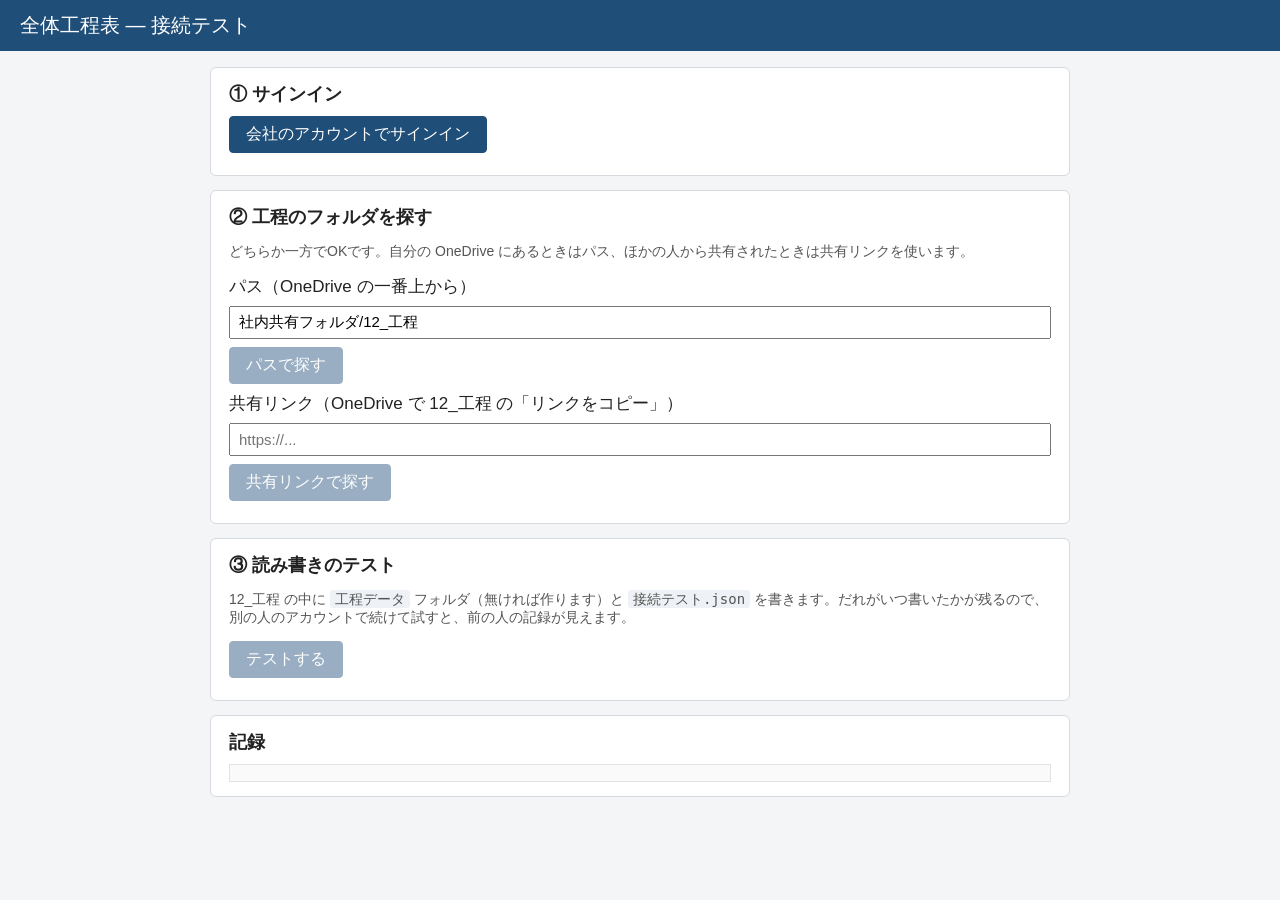
<file: test.html>
<!doctype html>
<html lang="ja">
<head>
<meta charset="utf-8">
<meta name="viewport" content="width=device-width, initial-scale=1">
<title>全体工程表 接続テスト</title>
<style>
  body { font-family: "Yu Gothic UI", "Meiryo", sans-serif; font-size: 17px; margin: 0; background: #f4f5f7; color: #222; }
  header { background: #1f4e79; color: #fff; padding: 12px 20px; font-size: 20px; }
  main { max-width: 860px; margin: 0 auto; padding: 16px; }
  section { background: #fff; border: 1px solid #d6d9de; border-radius: 6px; padding: 14px 18px; margin-bottom: 14px; }
  h2 { font-size: 18px; margin: 0 0 10px; }
  button { font-size: 16px; padding: 7px 16px; border: 1px solid #1f4e79; background: #1f4e79; color: #fff; border-radius: 4px; cursor: pointer; }
  button.sub { background: #fff; color: #1f4e79; }
  button:disabled { opacity: .45; cursor: default; }
  input[type=text] { font-size: 15px; padding: 6px 8px; width: 100%; box-sizing: border-box; }
  .row { display: flex; gap: 8px; align-items: center; margin: 8px 0; flex-wrap: wrap; }
  .ok { color: #1a7f37; font-weight: bold; }
  .ng { color: #c62828; font-weight: bold; }
  .note { color: #555; font-size: 14px; }
  #log { font-family: Consolas, "MS Gothic", monospace; font-size: 14px; white-space: pre-wrap; background: #fafafa; border: 1px solid #e3e3e3; padding: 8px; max-height: 320px; overflow: auto; }
  code { background: #eef1f5; padding: 1px 5px; border-radius: 3px; }
</style>
</head>
<body>
<header>全体工程表 ― 接続テスト</header>
<main>
  <section id="secCfg" hidden>
    <h2>設定がまだです</h2>
    <p><code>config.js</code> に clientId と tenantId が入っていません。「アプリ登録の手順」のとおり登録して、出てきた ID を入れてください。</p>
  </section>

  <section>
    <h2>① サインイン</h2>
    <div class="row">
      <button id="btnIn">会社のアカウントでサインイン</button>
      <button id="btnOut" class="sub" hidden>サインアウト</button>
      <span id="who"></span>
    </div>
  </section>

  <section>
    <h2>② 工程のフォルダを探す</h2>
    <p class="note">どちらか一方でOKです。自分の OneDrive にあるときはパス、ほかの人から共有されたときは共有リンクを使います。</p>
    <div class="row"><span>パス（OneDrive の一番上から）</span></div>
    <div class="row"><input type="text" id="inPath" value="社内共有フォルダ/12_工程"></div>
    <div class="row"><button id="btnPath" disabled>パスで探す</button></div>
    <div class="row"><span>共有リンク（OneDrive で 12_工程 の「リンクをコピー」）</span></div>
    <div class="row"><input type="text" id="inLink" placeholder="https://..."></div>
    <div class="row"><button id="btnLink" disabled>共有リンクで探す</button></div>
    <div id="found" class="note"></div>
  </section>

  <section>
    <h2>③ 読み書きのテスト</h2>
    <p class="note">12_工程 の中に <code>工程データ</code> フォルダ（無ければ作ります）と <code>接続テスト.json</code> を書きます。だれがいつ書いたかが残るので、別の人のアカウントで続けて試すと、前の人の記録が見えます。</p>
    <div class="row">
      <button id="btnTest" disabled>テストする</button>
    </div>
    <div id="result"></div>
  </section>

  <section>
    <h2>記録</h2>
    <div id="log"></div>
  </section>
</main>

<script src="lib/msal-browser.min.js"></script>
<script src="config.js"></script>
<script>
"use strict";
const CFG = window.KOTEI_CONFIG;
const SCOPES = ["User.Read", "Files.ReadWrite.All"];
const GRAPH = "https://graph.microsoft.com/v1.0";
const $ = id => document.getElementById(id);
const log = s => { $("log").textContent += new Date().toLocaleTimeString() + "  " + s + "\n"; $("log").scrollTop = 1e9; };

let app = null, me = null, target = null;  // target = {driveId, itemId, name}

async function token() {
  try {
    return (await app.acquireTokenSilent({ scopes: SCOPES })).accessToken;
  } catch (e) {
    if (e instanceof msal.InteractionRequiredAuthError) { await app.acquireTokenRedirect({ scopes: SCOPES }); }
    throw e;
  }
}

async function g(path, opt = {}) {
  const res = await fetch(GRAPH + path, { ...opt, headers: { Authorization: "Bearer " + await token(), ...(opt.headers || {}) } });
  return res;
}

async function gj(path, opt) {
  const res = await g(path, opt);
  const body = await res.json().catch(() => ({}));
  if (!res.ok) throw new Error(res.status + " " + (body.error && body.error.message || ""));
  return body;
}

const encPath = p => p.split("/").filter(Boolean).map(encodeURIComponent).join("/");
const shareId = url => "u!" + btoa(unescape(encodeURIComponent(url))).replace(/=+$/, "").replace(/\//g, "_").replace(/\+/g, "-");

// 共有ショートカット（remoteItem）なら持ち主の側の ID を使う
function locate(item) {
  if (item.remoteItem) return { driveId: item.remoteItem.parentReference.driveId, itemId: item.remoteItem.id, name: item.name, remote: true };
  return { driveId: item.parentReference.driveId, itemId: item.id, name: item.name, remote: false };
}

function setTarget(t) {
  target = t;
  $("found").innerHTML = `<span class="ok">見つかりました：${t.name}</span>${t.remote ? "（ほかの人の OneDrive にある共有フォルダ）" : "（自分の OneDrive）"}<br>` +
    `config.js の folder には、③ のテストで作る <code>工程データ</code> の ID を入れます（テスト後に出ます）。`;
  $("btnTest").disabled = false;
  log("フォルダ: " + t.name + "  driveId=" + t.driveId + "  itemId=" + t.itemId);
}

async function findByPath() {
  try {
    const item = await gj("/me/drive/root:/" + encPath($("inPath").value));
    setTarget(locate(item));
  } catch (e) { $("found").innerHTML = `<span class="ng">見つかりません</span>（${e.message}）`; log("パスで探す 失敗: " + e.message); }
}

async function findByLink() {
  try {
    const item = await gj("/shares/" + shareId($("inLink").value.trim()) + "/driveItem");
    setTarget(locate(item));
  } catch (e) { $("found").innerHTML = `<span class="ng">見つかりません</span>（${e.message}）`; log("共有リンクで探す 失敗: " + e.message); }
}

async function ensureDataFolder() {
  const kids = await gj(`/drives/${target.driveId}/items/${target.itemId}/children?$select=id,name,folder,parentReference&$top=999`);
  const f = kids.value.find(x => x.name === "工程データ" && x.folder);
  if (f) return f;
  log("工程データ フォルダを作ります");
  return gj(`/drives/${target.driveId}/items/${target.itemId}/children`, {
    method: "POST", headers: { "Content-Type": "application/json" },
    body: JSON.stringify({ name: "工程データ", folder: {}, "@microsoft.graph.conflictBehavior": "fail" })
  });
}

async function runTest() {
  const out = [];
  const line = (ok, s) => { out.push(`<div class="${ok ? "ok" : "ng"}">${ok ? "✓" : "✗"} ${s}</div>`); $("result").innerHTML = out.join(""); log((ok ? "OK " : "NG ") + s); };
  $("btnTest").disabled = true;
  try {
    // config.js に場所があればそれを使う（ほかの人のアカウントで試すとき）。② で探したときはそちら
    const folder = target ? await ensureDataFolder()
      : { id: CFG.folder.itemId, parentReference: { driveId: CFG.folder.driveId } };
    const drv = folder.parentReference.driveId;
    line(true, "工程データ フォルダ：使えます");
    const base = `/drives/${drv}/items/${folder.id}:/` + encodeURIComponent("接続テスト.json");

    // 読む（無ければ新しく）
    let data = { 記録: [] }, etag = null;
    // $select に downloadUrl を入れると返ってこないので、絞らずに取る
    const res = await g(base);
    if (res.status === 404) {
      line(true, "接続テスト.json はまだ無いので新しく作ります");
    } else if (res.ok) {
      const meta = await res.json();
      etag = meta.eTag;
      const dl = meta["@microsoft.graph.downloadUrl"];
      const body = dl ? await fetch(dl) : await g(base + ":/content");
      if (!body.ok) throw new Error("中身の読み込み " + body.status);
      data = await body.json();
      line(true, `読めました（これまでの記録 ${data.記録.length} 件）`);
    } else { throw new Error("読み込み " + res.status); }

    // 書く（読んだ時の eTag と違えば書かない）
    data.記録.push({ だれ: me.name, いつ: new Date().toLocaleString("ja-JP") });
    data.場所 = { driveId: drv, itemId: folder.id };  // config.js に写すため
    const put = (tag) => g(base + ":/content" + (tag ? "" : "?@microsoft.graph.conflictBehavior=fail"), {
      method: "PUT", headers: { "Content-Type": "application/json", ...(tag ? { "If-Match": tag } : {}) },
      body: JSON.stringify(data, null, 1)
    });
    const w = await put(etag);
    if (!w.ok) throw new Error("書き込み " + w.status);
    const newTag = (await w.json()).eTag;
    line(true, "書けました");

    // 古い eTag で書こうとしたら止まるか（同時に直したときの上書き防止）
    if (etag) {
      const w2 = await put(etag);
      line(w2.status === 412, w2.status === 412 ? "古い内容からの上書きは止まりました（同時に直しても消えません）" : "古い内容からの上書きが止まりませんでした（" + w2.status + "）");
    } else {
      const w2 = await put(null);
      line(w2.status === 409, w2.status === 409 ? "同じ名前で新しく作ろうとしたら止まりました" : "新規作成のぶつかりが止まりませんでした（" + w2.status + "）");
      log("もう一度「テストする」を押すと、古い内容からの上書きが止まるかも確かめます");
    }
    log("今の eTag: " + newTag);

    out.push(`<p>記録：</p><ul>${data.記録.map(r => `<li>${r.いつ}　${r.だれ}</li>`).join("")}</ul>`);
    out.push(`<p>config.js の folder に入れる値：</p><div id="log" style="max-height:none">driveId: "${drv}",\nitemId: "${folder.id}"</div>`);
    $("result").innerHTML = out.join("");
  } catch (e) {
    line(false, "失敗：" + e.message);
  } finally {
    $("btnTest").disabled = false;
  }
}

async function start() {
  if (!CFG.clientId || !CFG.tenantId) { $("secCfg").hidden = false; $("btnIn").disabled = true; return; }
  app = new msal.PublicClientApplication({
    auth: { clientId: CFG.clientId, authority: "https://login.microsoftonline.com/" + CFG.tenantId, redirectUri: new URL("./", location.href).href },
    cache: { cacheLocation: "localStorage" }
  });
  await app.initialize();
  try {
    const r = await app.handleRedirectPromise();
    if (r) app.setActiveAccount(r.account);
  } catch (e) { log("サインイン 失敗: " + e.message); }
  const acc = app.getActiveAccount() || app.getAllAccounts()[0];
  if (acc) {
    app.setActiveAccount(acc);
    try {
      me = await gj("/me?$select=displayName,mail,userPrincipalName");
      me.name = me.displayName;
      $("who").innerHTML = `<span class="ok">${me.displayName}</span>（${me.mail || me.userPrincipalName}）でサインイン中`;
      $("btnIn").hidden = true; $("btnOut").hidden = false;
      $("btnPath").disabled = false; $("btnLink").disabled = false;
      log("サインイン: " + me.displayName);
      if (CFG.folder.driveId) {
        $("btnTest").disabled = false;
        $("found").innerHTML = `<span class="ok">設定済みの 工程データ フォルダを使います。</span>そのまま ③ を押してください。`;
      }
    } catch (e) { log("自分の情報が読めません: " + e.message); }
  }
}

$("btnIn").onclick = () => app.loginRedirect({ scopes: SCOPES });
$("btnOut").onclick = () => app.logoutRedirect({ postLogoutRedirectUri: new URL("./", location.href).href });
$("btnPath").onclick = findByPath;
$("btnLink").onclick = findByLink;
$("btnTest").onclick = runTest;
start();
</script>
</body>
</html>
</file>
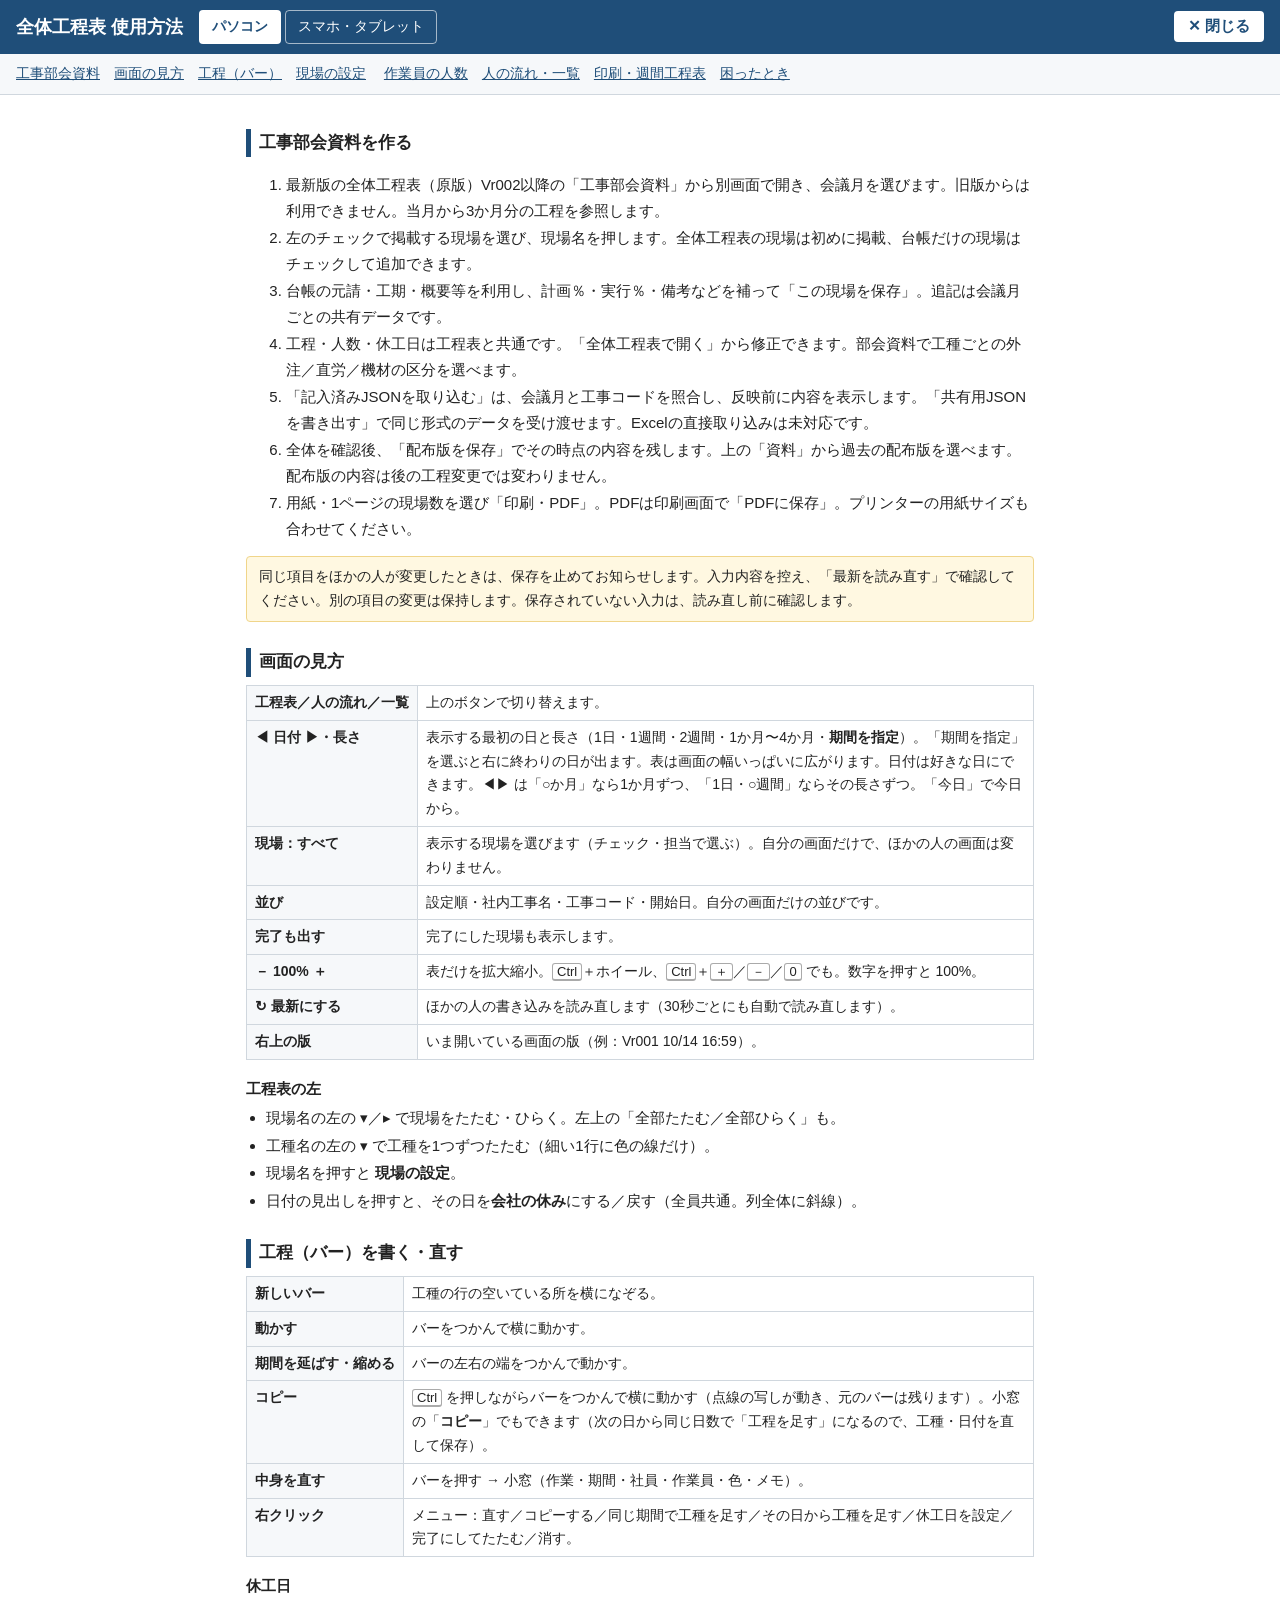
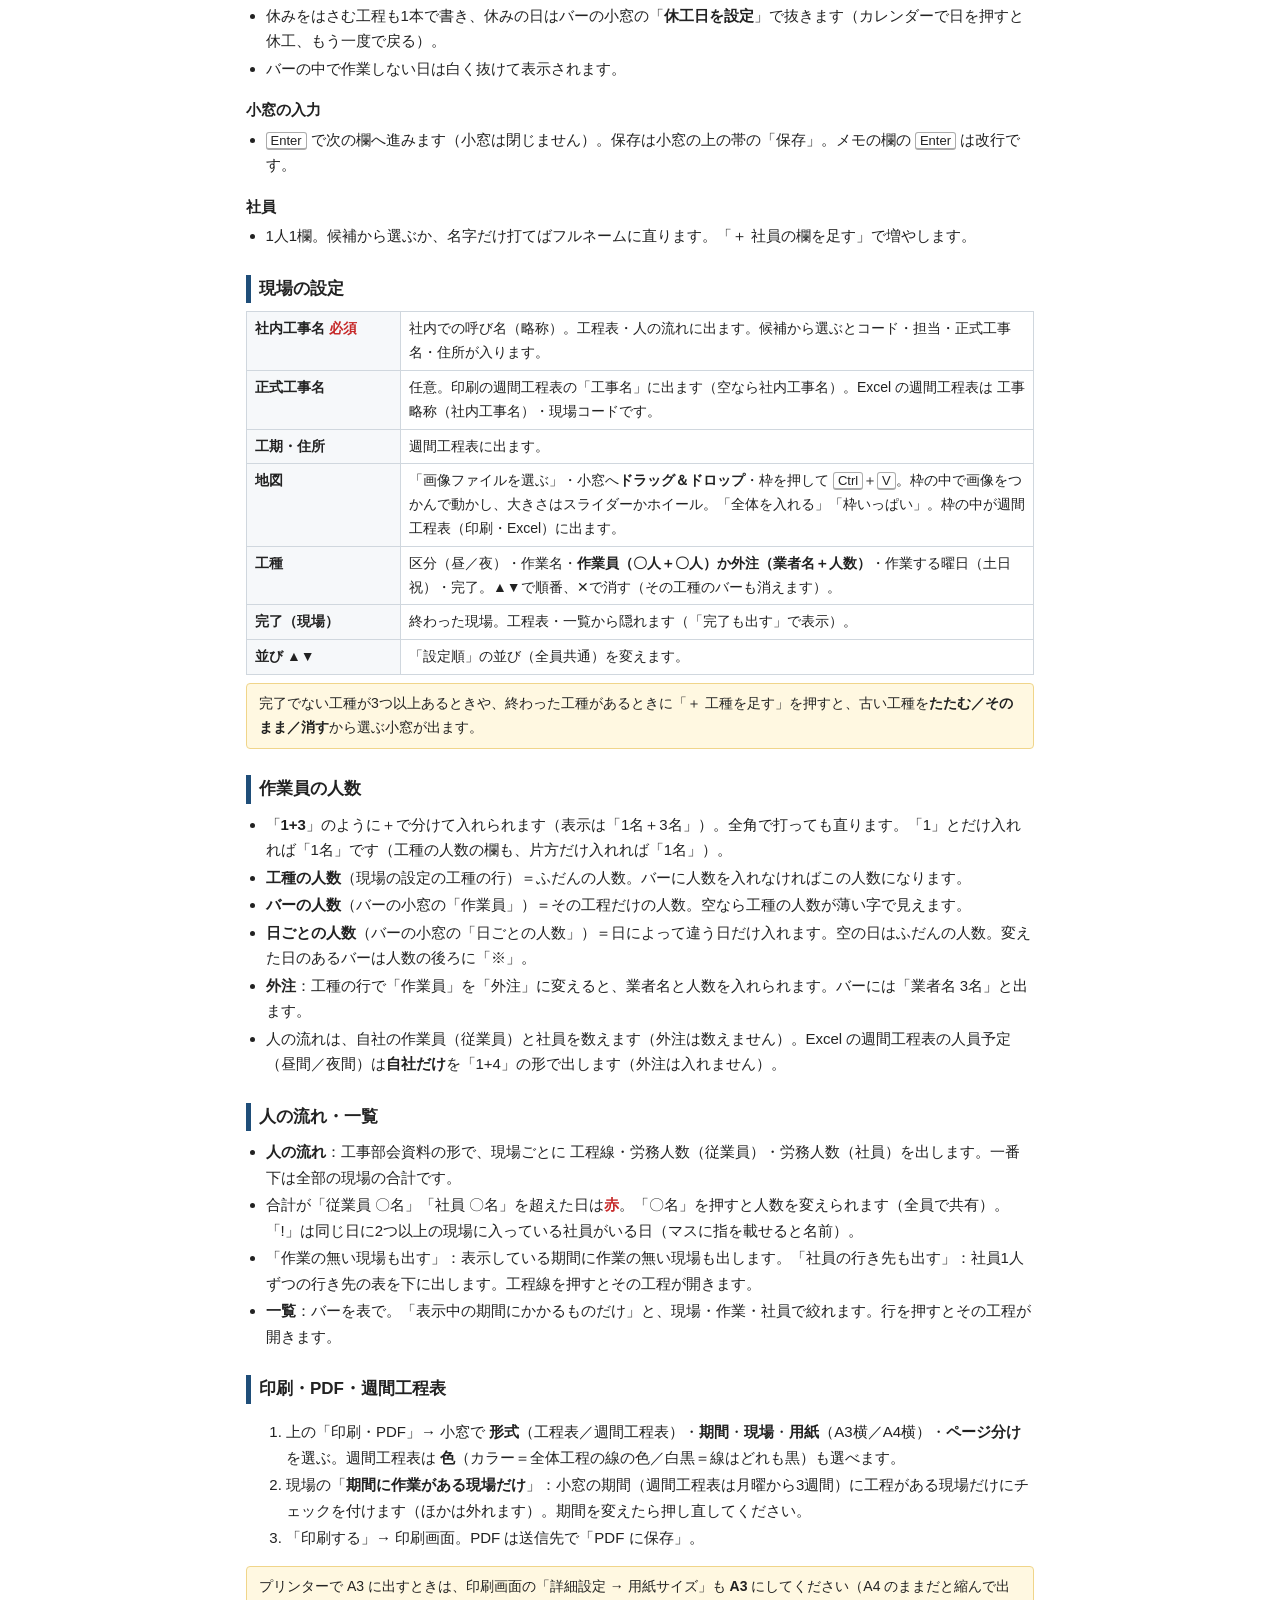
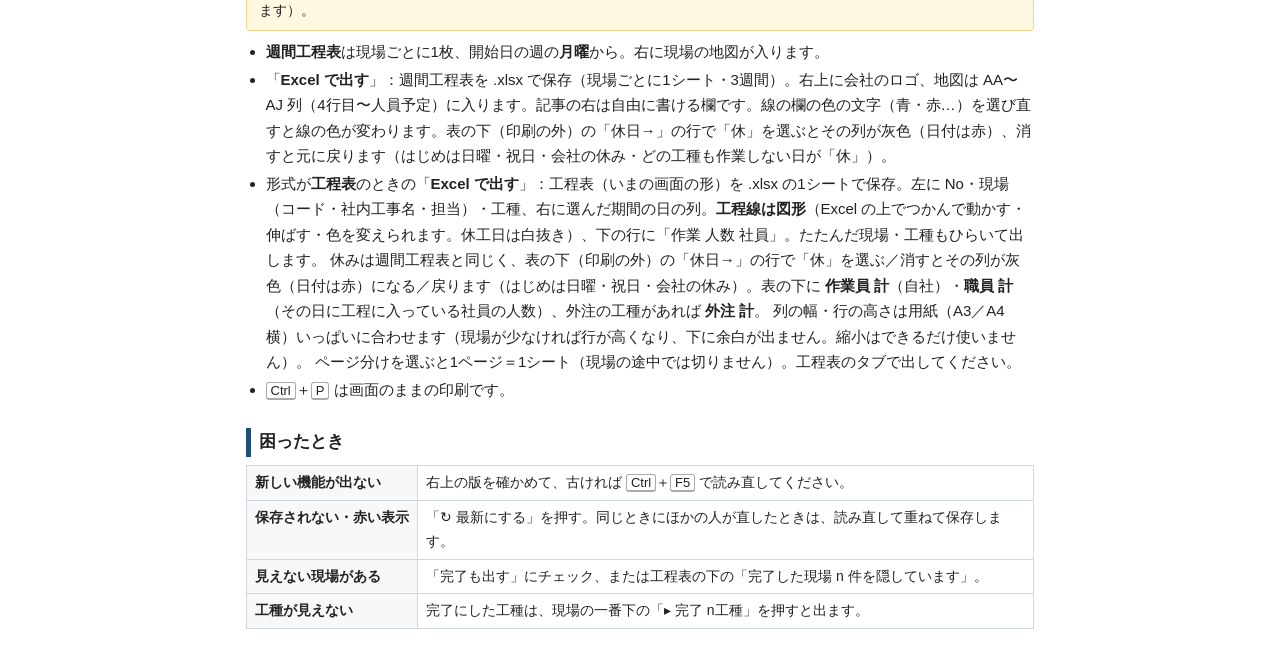
<file: bukai/help.html>
<!doctype html>
<html lang="ja">
<head>
<meta charset="utf-8">
<meta name="viewport" content="width=device-width, initial-scale=1">
<link rel="icon" type="image/png" sizes="32x32" href="favicon.png">
<link rel="apple-touch-icon" href="apple-touch-icon.png">
<title>全体工程表 使用方法</title>
<!-- 使用方法（2026-10-14 ユーザー：説明は「使用方法」ボタンで別の窓に。パソコン用とスマホ用を分ける）。
     #pc／#sp で開くほうを決める（app.js の bHelp は、指で操作する端末なら #sp） -->
<style>
  :root { --head: #1f4e79; --line: #d0d7de; --soft: #f6f8fa; --ink: #222; --sub: #555; }
  * { box-sizing: border-box; }
  body { margin: 0; font-family: "Yu Gothic UI", Meiryo, sans-serif; color: var(--ink); background: #fff; line-height: 1.7; font-size: 15px; }
  .stick { position: sticky; top: 0; z-index: 2; }
  header { background: var(--head); color: #fff; padding: 10px 16px; display: flex; flex-wrap: wrap; gap: 8px 16px; align-items: center; }
  header h1 { margin: 0; font-size: 18px; }
  .tabs { display: flex; gap: 4px; }
  .tabs a { color: #fff; text-decoration: none; padding: 4px 12px; border: 1px solid rgba(255,255,255,.6); border-radius: 4px; font-size: 14px; }
  /* 閉じる（2026-10-14 ユーザー：タブレットで閉じられなかった） */
  .close { margin-left: auto; background: #fff; color: var(--head); border: none; border-radius: 4px; padding: 6px 14px; font-size: 15px; font-weight: bold; cursor: pointer; font-family: inherit; }
  .tabs a.on { background: #fff; color: var(--head); font-weight: bold; }
  nav.toc { background: var(--soft); border-bottom: 1px solid var(--line); padding: 8px 16px; font-size: 14px; }
  nav.toc a { color: var(--head); margin-right: 14px; white-space: nowrap; }
  main { max-width: 820px; margin: 0 auto; padding: 8px 16px 40px; }
  section.page { display: none; }
  section.page.on { display: block; }
  h2 { font-size: 17px; border-left: 5px solid var(--head); padding-left: 8px; margin: 26px 0 8px; }
  h3 { font-size: 15px; margin: 16px 0 4px; }
  table { border-collapse: collapse; width: 100%; font-size: 14px; }
  th, td { border: 1px solid var(--line); padding: 5px 8px; text-align: left; vertical-align: top; }
  th { background: var(--soft); white-space: nowrap; width: 11em; }
  ul { padding-left: 1.3em; margin: 4px 0; }
  li { margin: 2px 0; }
  kbd { border: 1px solid #aaa; border-bottom-width: 2px; border-radius: 3px; padding: 0 4px; font-size: 13px; background: #fff; font-family: inherit; }
  .note { color: var(--sub); font-size: 13px; }
  .box { background: #fff8e1; border: 1px solid #f0d58a; border-radius: 4px; padding: 8px 12px; margin: 8px 0; font-size: 14px; }
  .red { color: #c62828; font-weight: bold; }
  @media (max-width: 560px) { th { width: 7.5em; white-space: normal; } body { font-size: 14px; } nav.toc { white-space: nowrap; overflow-x: auto; padding: 6px 12px; } header { padding: 8px 12px; } header h1 { font-size: 16px; } }
</style>
</head>
<body>
<div class="stick">
<header>
  <h1>全体工程表 使用方法</h1>
  <div class="tabs"><a href="#pc" id="tPc">パソコン</a><a href="#sp" id="tSp">スマホ・タブレット</a></div>
  <button type="button" id="bClose" class="close">✕ 閉じる</button>
</header>
<nav class="toc">
  <a href="#" data-go="bukai">工事部会資料</a><a href="#" data-go="see">画面の見方</a><a href="#" data-go="bar">工程（バー）</a><a href="#" data-go="site">現場の設定</a>
  <a href="#" data-go="num">作業員の人数</a><a href="#" data-go="flow">人の流れ・一覧</a><a href="#" data-go="print">印刷・週間工程表</a><a href="#" data-go="faq">困ったとき</a>
</nav>
</div>
<main>

<!-- ============ パソコン ============ -->
<section class="page" id="page-pc">
<h2 data-sec="bukai">工事部会資料を作る</h2>
  <ol>
    <li>最新版の全体工程表（原版）Vr002以降の「工事部会資料」から別画面で開き、会議月を選びます。旧版からは利用できません。当月から3か月分の工程を参照します。</li>
    <li>左のチェックで掲載する現場を選び、現場名を押します。全体工程表の現場は初めに掲載、台帳だけの現場はチェックして追加できます。</li>
    <li>台帳の元請・工期・概要等を利用し、計画％・実行％・備考などを補って「この現場を保存」。追記は会議月ごとの共有データです。</li>
    <li>工程・人数・休工日は工程表と共通です。「全体工程表で開く」から修正できます。部会資料で工種ごとの外注／直労／機材の区分を選べます。</li>
    <li>「記入済みJSONを取り込む」は、会議月と工事コードを照合し、反映前に内容を表示します。「共有用JSONを書き出す」で同じ形式のデータを受け渡せます。Excelの直接取り込みは未対応です。</li>
    <li>全体を確認後、「配布版を保存」でその時点の内容を残します。上の「資料」から過去の配布版を選べます。配布版の内容は後の工程変更では変わりません。</li>
    <li>用紙・1ページの現場数を選び「印刷・PDF」。PDFは印刷画面で「PDFに保存」。プリンターの用紙サイズも合わせてください。</li>
  </ol>
  <div class="box">同じ項目をほかの人が変更したときは、保存を止めてお知らせします。入力内容を控え、「最新を読み直す」で確認してください。別の項目の変更は保持します。保存されていない入力は、読み直し前に確認します。</div>

  <h2 data-sec="see">画面の見方</h2>
  <table>
    <tr><th>工程表／人の流れ／一覧</th><td>上のボタンで切り替えます。</td></tr>
    <tr><th>◀ 日付 ▶・長さ</th><td>表示する最初の日と長さ（1日・1週間・2週間・1か月〜4か月・<b>期間を指定</b>）。「期間を指定」を選ぶと右に終わりの日が出ます。表は画面の幅いっぱいに広がります。日付は好きな日にできます。◀▶ は「○か月」なら1か月ずつ、「1日・○週間」ならその長さずつ。「今日」で今日から。</td></tr>
    <tr><th>現場：すべて</th><td>表示する現場を選びます（チェック・担当で選ぶ）。自分の画面だけで、ほかの人の画面は変わりません。</td></tr>
    <tr><th>並び</th><td>設定順・社内工事名・工事コード・開始日。自分の画面だけの並びです。</td></tr>
    <tr><th>完了も出す</th><td>完了にした現場も表示します。</td></tr>
    <tr><th>－ 100% ＋</th><td>表だけを拡大縮小。<kbd>Ctrl</kbd>＋ホイール、<kbd>Ctrl</kbd>＋<kbd>＋</kbd>／<kbd>－</kbd>／<kbd>0</kbd> でも。数字を押すと 100%。</td></tr>
    <tr><th>↻ 最新にする</th><td>ほかの人の書き込みを読み直します（30秒ごとにも自動で読み直します）。</td></tr>
    <tr><th>右上の版</th><td>いま開いている画面の版（例：Vr001 10/14 16:59）。</td></tr>
  </table>
  <h3>工程表の左</h3>
  <ul>
    <li>現場名の左の ▾／▸ で現場をたたむ・ひらく。左上の「全部たたむ／全部ひらく」も。</li>
    <li>工種名の左の ▾ で工種を1つずつたたむ（細い1行に色の線だけ）。</li>
    <li>現場名を押すと <b>現場の設定</b>。</li>
    <li>日付の見出しを押すと、その日を<b>会社の休み</b>にする／戻す（全員共通。列全体に斜線）。</li>
  </ul>

  <h2 data-sec="bar">工程（バー）を書く・直す</h2>
  <table>
    <tr><th>新しいバー</th><td>工種の行の空いている所を横になぞる。</td></tr>
    <tr><th>動かす</th><td>バーをつかんで横に動かす。</td></tr>
    <tr><th>期間を延ばす・縮める</th><td>バーの左右の端をつかんで動かす。</td></tr>
    <tr><th>コピー</th><td><kbd>Ctrl</kbd> を押しながらバーをつかんで横に動かす（点線の写しが動き、元のバーは残ります）。小窓の「<b>コピー</b>」でもできます（次の日から同じ日数で「工程を足す」になるので、工種・日付を直して保存）。</td></tr>
    <tr><th>中身を直す</th><td>バーを押す → 小窓（作業・期間・社員・作業員・色・メモ）。</td></tr>
    <tr><th>右クリック</th><td>メニュー：直す／コピーする／同じ期間で工種を足す／その日から工種を足す／休工日を設定／完了にしてたたむ／消す。</td></tr>
  </table>
  <h3>休工日</h3>
  <ul>
    <li>休みをはさむ工程も1本で書き、休みの日はバーの小窓の「<b>休工日を設定</b>」で抜きます（カレンダーで日を押すと休工、もう一度で戻る）。</li>
    <li>バーの中で作業しない日は白く抜けて表示されます。</li>
  </ul>
  <h3>小窓の入力</h3>
  <ul><li><kbd>Enter</kbd> で次の欄へ進みます（小窓は閉じません）。保存は小窓の上の帯の「保存」。メモの欄の <kbd>Enter</kbd> は改行です。</li></ul>
  <h3>社員</h3>
  <ul><li>1人1欄。候補から選ぶか、名字だけ打てばフルネームに直ります。「＋ 社員の欄を足す」で増やします。</li></ul>

  <h2 data-sec="site">現場の設定</h2>
  <table>
    <tr><th>社内工事名 <span class="red">必須</span></th><td>社内での呼び名（略称）。工程表・人の流れに出ます。候補から選ぶとコード・担当・正式工事名・住所が入ります。</td></tr>
    <tr><th>正式工事名</th><td>任意。印刷の週間工程表の「工事名」に出ます（空なら社内工事名）。Excel の週間工程表は 工事略称（社内工事名）・現場コードです。</td></tr>
    <tr><th>工期・住所</th><td>週間工程表に出ます。</td></tr>
    <tr><th>地図</th><td>「画像ファイルを選ぶ」・小窓へ<b>ドラッグ＆ドロップ</b>・枠を押して <kbd>Ctrl</kbd>＋<kbd>V</kbd>。枠の中で画像をつかんで動かし、大きさはスライダーかホイール。「全体を入れる」「枠いっぱい」。枠の中が週間工程表（印刷・Excel）に出ます。</td></tr>
    <tr><th>工種</th><td>区分（昼／夜）・作業名・<b>作業員（〇人＋〇人）か外注（業者名＋人数）</b>・作業する曜日（土日祝）・完了。▲▼で順番、✕で消す（その工種のバーも消えます）。</td></tr>
    <tr><th>完了（現場）</th><td>終わった現場。工程表・一覧から隠れます（「完了も出す」で表示）。</td></tr>
    <tr><th>並び ▲▼</th><td>「設定順」の並び（全員共通）を変えます。</td></tr>
  </table>
  <div class="box">完了でない工種が3つ以上あるときや、終わった工種があるときに「＋ 工種を足す」を押すと、古い工種を<b>たたむ／そのまま／消す</b>から選ぶ小窓が出ます。</div>

  <h2 data-sec="num">作業員の人数</h2>
  <ul>
    <li>「<b>1+3</b>」のように＋で分けて入れられます（表示は「1名＋3名」）。全角で打っても直ります。「1」とだけ入れれば「1名」です（工種の人数の欄も、片方だけ入れれば「1名」）。</li>
    <li><b>工種の人数</b>（現場の設定の工種の行）＝ふだんの人数。バーに人数を入れなければこの人数になります。</li>
    <li><b>バーの人数</b>（バーの小窓の「作業員」）＝その工程だけの人数。空なら工種の人数が薄い字で見えます。</li>
    <li><b>日ごとの人数</b>（バーの小窓の「日ごとの人数」）＝日によって違う日だけ入れます。空の日はふだんの人数。変えた日のあるバーは人数の後ろに「※」。</li>
    <li><b>外注</b>：工種の行で「作業員」を「外注」に変えると、業者名と人数を入れられます。バーには「業者名 3名」と出ます。</li>
    <li>人の流れは、自社の作業員（従業員）と社員を数えます（外注は数えません）。Excel の週間工程表の人員予定（昼間／夜間）は<b>自社だけ</b>を「1+4」の形で出します（外注は入れません）。</li>
  </ul>

  <h2 data-sec="flow">人の流れ・一覧</h2>
  <ul>
    <li><b>人の流れ</b>：工事部会資料の形で、現場ごとに 工程線・労務人数（従業員）・労務人数（社員）を出します。一番下は全部の現場の合計です。</li>
    <li>合計が「従業員 〇名」「社員 〇名」を超えた日は<span class="red">赤</span>。「〇名」を押すと人数を変えられます（全員で共有）。「!」は同じ日に2つ以上の現場に入っている社員がいる日（マスに指を載せると名前）。</li>
    <li>「作業の無い現場も出す」：表示している期間に作業の無い現場も出します。「社員の行き先も出す」：社員1人ずつの行き先の表を下に出します。工程線を押すとその工程が開きます。</li>
    <li><b>一覧</b>：バーを表で。「表示中の期間にかかるものだけ」と、現場・作業・社員で絞れます。行を押すとその工程が開きます。</li>
  </ul>

  <h2 data-sec="print">印刷・PDF・週間工程表</h2>
  <ol>
    <li>上の「印刷・PDF」→ 小窓で <b>形式</b>（工程表／週間工程表）・<b>期間</b>・<b>現場</b>・<b>用紙</b>（A3横／A4横）・<b>ページ分け</b>を選ぶ。週間工程表は <b>色</b>（カラー＝全体工程の線の色／白黒＝線はどれも黒）も選べます。</li>
    <li>現場の「<b>期間に作業がある現場だけ</b>」：小窓の期間（週間工程表は月曜から3週間）に工程がある現場だけにチェックを付けます（ほかは外れます）。期間を変えたら押し直してください。</li>
    <li>「印刷する」→ 印刷画面。PDF は送信先で「PDF に保存」。</li>
  </ol>
  <div class="box">プリンターで A3 に出すときは、印刷画面の「詳細設定 → 用紙サイズ」も <b>A3</b> にしてください（A4 のままだと縮んで出ます）。</div>
  <ul>
    <li><b>週間工程表</b>は現場ごとに1枚、開始日の週の<b>月曜</b>から。右に現場の地図が入ります。</li>
    <li>「<b>Excel で出す</b>」：週間工程表を .xlsx で保存（現場ごとに1シート・3週間）。右上に会社のロゴ、地図は AA〜AJ 列（4行目〜人員予定）に入ります。記事の右は自由に書ける欄です。線の欄の色の文字（青・赤…）を選び直すと線の色が変わります。表の下（印刷の外）の「休日→」の行で「休」を選ぶとその列が灰色（日付は赤）、消すと元に戻ります（はじめは日曜・祝日・会社の休み・どの工種も作業しない日が「休」）。</li>
    <li>形式が<b>工程表</b>のときの「<b>Excel で出す</b>」：工程表（いまの画面の形）を .xlsx の1シートで保存。左に No・現場（コード・社内工事名・担当）・工種、右に選んだ期間の日の列。<b>工程線は図形</b>（Excel の上でつかんで動かす・伸ばす・色を変えられます。休工日は白抜き）、下の行に「作業 人数 社員」。たたんだ現場・工種もひらいて出します。
      休みは週間工程表と同じく、表の下（印刷の外）の「休日→」の行で「休」を選ぶ／消すとその列が灰色（日付は赤）になる／戻ります（はじめは日曜・祝日・会社の休み）。表の下に <b>作業員 計</b>（自社）・<b>職員 計</b>（その日に工程に入っている社員の人数）、外注の工種があれば <b>外注 計</b>。
      列の幅・行の高さは用紙（A3／A4 横）いっぱいに合わせます（現場が少なければ行が高くなり、下に余白が出ません。縮小はできるだけ使いません）。
      ページ分けを選ぶと1ページ＝1シート（現場の途中では切りません）。工程表のタブで出してください。</li>
    <li><kbd>Ctrl</kbd>＋<kbd>P</kbd> は画面のままの印刷です。</li>
  </ul>

  <h2 data-sec="faq">困ったとき</h2>
  <table>
    <tr><th>新しい機能が出ない</th><td>右上の版を確かめて、古ければ <kbd>Ctrl</kbd>＋<kbd>F5</kbd> で読み直してください。</td></tr>
    <tr><th>保存されない・赤い表示</th><td>「↻ 最新にする」を押す。同じときにほかの人が直したときは、読み直して重ねて保存します。</td></tr>
    <tr><th>見えない現場がある</th><td>「完了も出す」にチェック、または工程表の下の「完了した現場 n 件を隠しています」。</td></tr>
    <tr><th>工種が見えない</th><td>完了にした工種は、現場の一番下の「▸ 完了 n工種」を押すと出ます。</td></tr>
  </table>
</section>

<!-- ============ スマホ・タブレット ============ -->
<section class="page" id="page-sp">
  <div class="box">細かい直しはパソコンのほうが楽です。スマホは<b>見る・少し直す</b>向きです。横向きにすると見やすくなります。</div>

<h2 data-sec="bukai">工事部会資料を作る</h2>
  <ol>
    <li>最新版の全体工程表（原版）Vr002以降の「工事部会資料」から別画面で開き、会議月を選びます。旧版からは利用できません。当月から3か月分の工程を参照します。</li>
    <li>左のチェックで掲載する現場を選び、現場名を押します。全体工程表の現場は初めに掲載、台帳だけの現場はチェックして追加できます。</li>
    <li>台帳の元請・工期・概要等を利用し、計画％・実行％・備考などを補って「この現場を保存」。追記は会議月ごとの共有データです。</li>
    <li>工程・人数・休工日は工程表と共通です。「全体工程表で開く」から修正できます。部会資料で工種ごとの外注／直労／機材の区分を選べます。</li>
    <li>「記入済みJSONを取り込む」は、会議月と工事コードを照合し、反映前に内容を表示します。「共有用JSONを書き出す」で同じ形式のデータを受け渡せます。Excelの直接取り込みは未対応です。</li>
    <li>全体を確認後、「配布版を保存」でその時点の内容を残します。上の「資料」から過去の配布版を選べます。配布版の内容は後の工程変更では変わりません。</li>
    <li>用紙・1ページの現場数を選び「印刷・PDF」。PDFは印刷画面で「PDFに保存」。プリンターの用紙サイズも合わせてください。</li>
  </ol>
  <div class="box">同じ項目をほかの人が変更したときは、保存を止めてお知らせします。入力内容を控え、「最新を読み直す」で確認してください。別の項目の変更は保持します。保存されていない入力は、読み直し前に確認します。</div>

  <h2 data-sec="see">画面の見方</h2>
  <table>
    <tr><th>画面を動かす</th><td><b>1本指</b>でスワイプ（工程線の上からでも動きます）。</td></tr>
    <tr><th>拡大縮小</th><td><b>2本指でピンチ</b>。上の「－ 100% ＋」でも（数字を押すと 100%）。</td></tr>
    <tr><th>切り替え</th><td>上の「工程表／人の流れ／一覧」。期間は ◀ 日付 ▶ と長さ（1日〜4か月・期間を指定）。</td></tr>
    <tr><th>最新にする</th><td>「↻ 最新にする」でほかの人の書き込みを読み直します。</td></tr>
  </table>

  <h2 data-sec="bar">工程線を書く・直す</h2>
  <table>
    <tr><th>新しい工程線</th><td>空いている所を<b>1本指で長押し</b> → 書く状態（点線の枠）→ 指を離さずに左右へ動かして線を引く → 離すとできます（小窓は出ません）。</td></tr>
    <tr><th>動かす</th><td>工程線を<b>長押し</b> → 線に<b>影</b>が付いて浮いたら、指を離さずに左右へ。</td></tr>
    <tr><th>延ばす・縮める</th><td>工程線の<b>端を長押し</b> → 端に<b>⇔</b> が付いたら、指を離さずに左右へ。</td></tr>
    <tr><th>中身を直す</th><td>工程線を<b>ダブルタップ</b> → 小窓（作業名・期間・社員・作業員・色・メモ・休工日）。</td></tr>
    <tr><th>コピー</th><td>小窓の下の「<b>コピー</b>」（またはメニューの「コピーする」）→ 次の日から同じ日数で「工程を足す」になるので、工種・日付を直して保存。</td></tr>
    <tr><th>小窓</th><td>開いてもキーボードは出ません。入れたい欄をタップしてください。キーボードの<b>エンターで次の欄</b>へ進みます。<b>作業員の人数</b>の欄では、キーボードの代わりに<b>テンキー</b>（数字と＋・⌫・C・次へ・閉じる）が出ます。<b>保存・やめる</b>は小窓の一番上の帯にあります。</td></tr>
    <tr><th>メニュー</th><td>長押しして、動かさずに離す（コピーする・工種を足す・休工日・完了にしてたたむ・消す など）。</td></tr>
    <tr><th>現場の設定</th><td>左の工事名・工種名を<b>ダブルタップ</b>。</td></tr>
  </table>
  <ul>
    <li>休みをはさむ工程は1本で書き、小窓の「休工日を設定」で日をタップして抜きます。</li>
  </ul>

  <h2 data-sec="site">現場の設定</h2>
  <ul>
    <li><b>社内工事名</b>（必須）＝社内での呼び名。<b>正式工事名</b>は任意（週間工程表に出ます）。</li>
    <li>工種の行：区分（昼／夜）・作業名・<b>作業員（〇人＋〇人）か外注（業者名＋人数）</b>・作業する曜日・完了。</li>
    <li>地図：「画像ファイルを選ぶ」で写真・画像を選び、枠の中を指で動かして位置を合わせ、スライダーで大きさ。</li>
  </ul>

  <h2 data-sec="num">作業員の人数</h2>
  <ul>
    <li>「1+3」のように＋で分けて入れられます（表示は「1名＋3名」）。</li>
    <li>工種の人数＝ふだん。バーの人数＝その工程だけ。「日ごとの人数」＝違う日だけ。変えた日のあるバーは「※」。</li>
    <li>外注の工種は「業者名 3名」。人の流れでは外注は数えません。</li>
  </ul>

  <h2 data-sec="flow">人の流れ・一覧</h2>
  <ul>
    <li>人の流れ：現場ごとに工程線と労務人数（従業員・社員）。一番下の合計が人数を超えた日は<span class="red">赤</span>、「!」＝同じ日に2現場の社員。工程線をタップでその工程。</li>
    <li>一覧：バーを表で。上の欄で絞れます。</li>
  </ul>

  <h2 data-sec="print">印刷・週間工程表</h2>
  <ul>
    <li>「印刷・PDF」から出せますが、用紙の設定や Excel はパソコンで行うのがおすすめです。</li>
  </ul>

  <h2 data-sec="faq">困ったとき</h2>
  <table>
    <tr><th>新しい機能が出ない</th><td>右上の版を確かめ、古ければページを読み直す（ブラウザの再読み込み）。</td></tr>
    <tr><th>タップで小窓が開いてしまう</th><td>画面を動かすときは<b>2本指</b>で。</td></tr>
    <tr><th>見えない現場・工種</th><td>「完了も出す」、または現場の下の「▸ 完了 n工種」。</td></tr>
  </table>
</section>
</main>
<script>
  const show = () => {
    const sp = location.hash === "#sp";
    document.getElementById("page-pc").classList.toggle("on", !sp);
    document.getElementById("page-sp").classList.toggle("on", sp);
    document.getElementById("tPc").classList.toggle("on", !sp);
    document.getElementById("tSp").classList.toggle("on", sp);
    scrollTo(0, 0);
  };
  addEventListener("hashchange", show);
  // 閉じる：ボタンから開いた窓・タブなら閉じる。閉じられないとき（直に開いたなど）は工程表へ戻る
  document.getElementById("bClose").onclick = () => {
    window.close();
    setTimeout(() => { if (!window.closed) location.href = "./"; }, 300);
  };
  show();
  // 目次：いま開いているほうの見出しへ
  document.querySelector("nav.toc").addEventListener("click", e => {
    const a = e.target.closest("a[data-go]");
    if (!a) return;
    e.preventDefault();
    const h = document.querySelector("section.page.on [data-sec='" + a.dataset.go + "']");
    if (h) { const y = h.getBoundingClientRect().top + scrollY - document.querySelector(".stick").offsetHeight - 8; scrollTo({ top: y, behavior: "smooth" }); }
  });
</script>
</body>
</html>
</file>
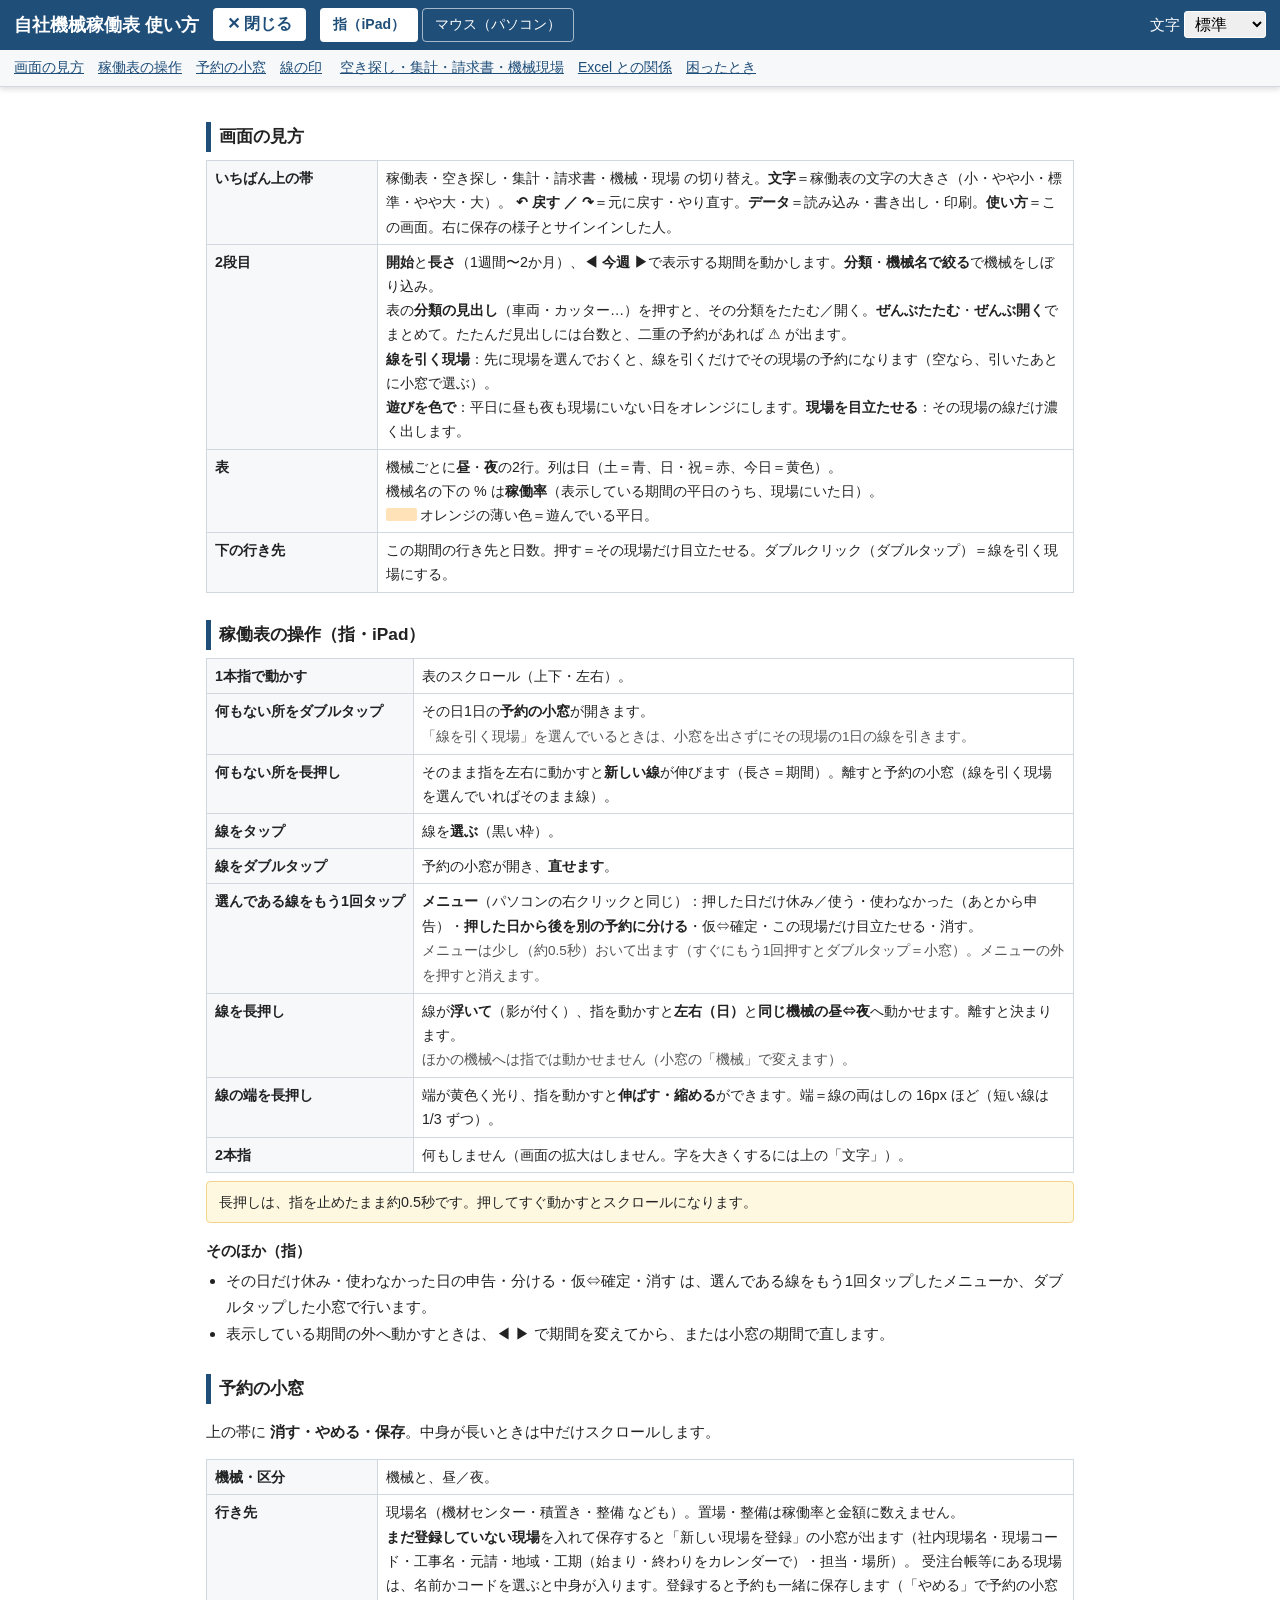
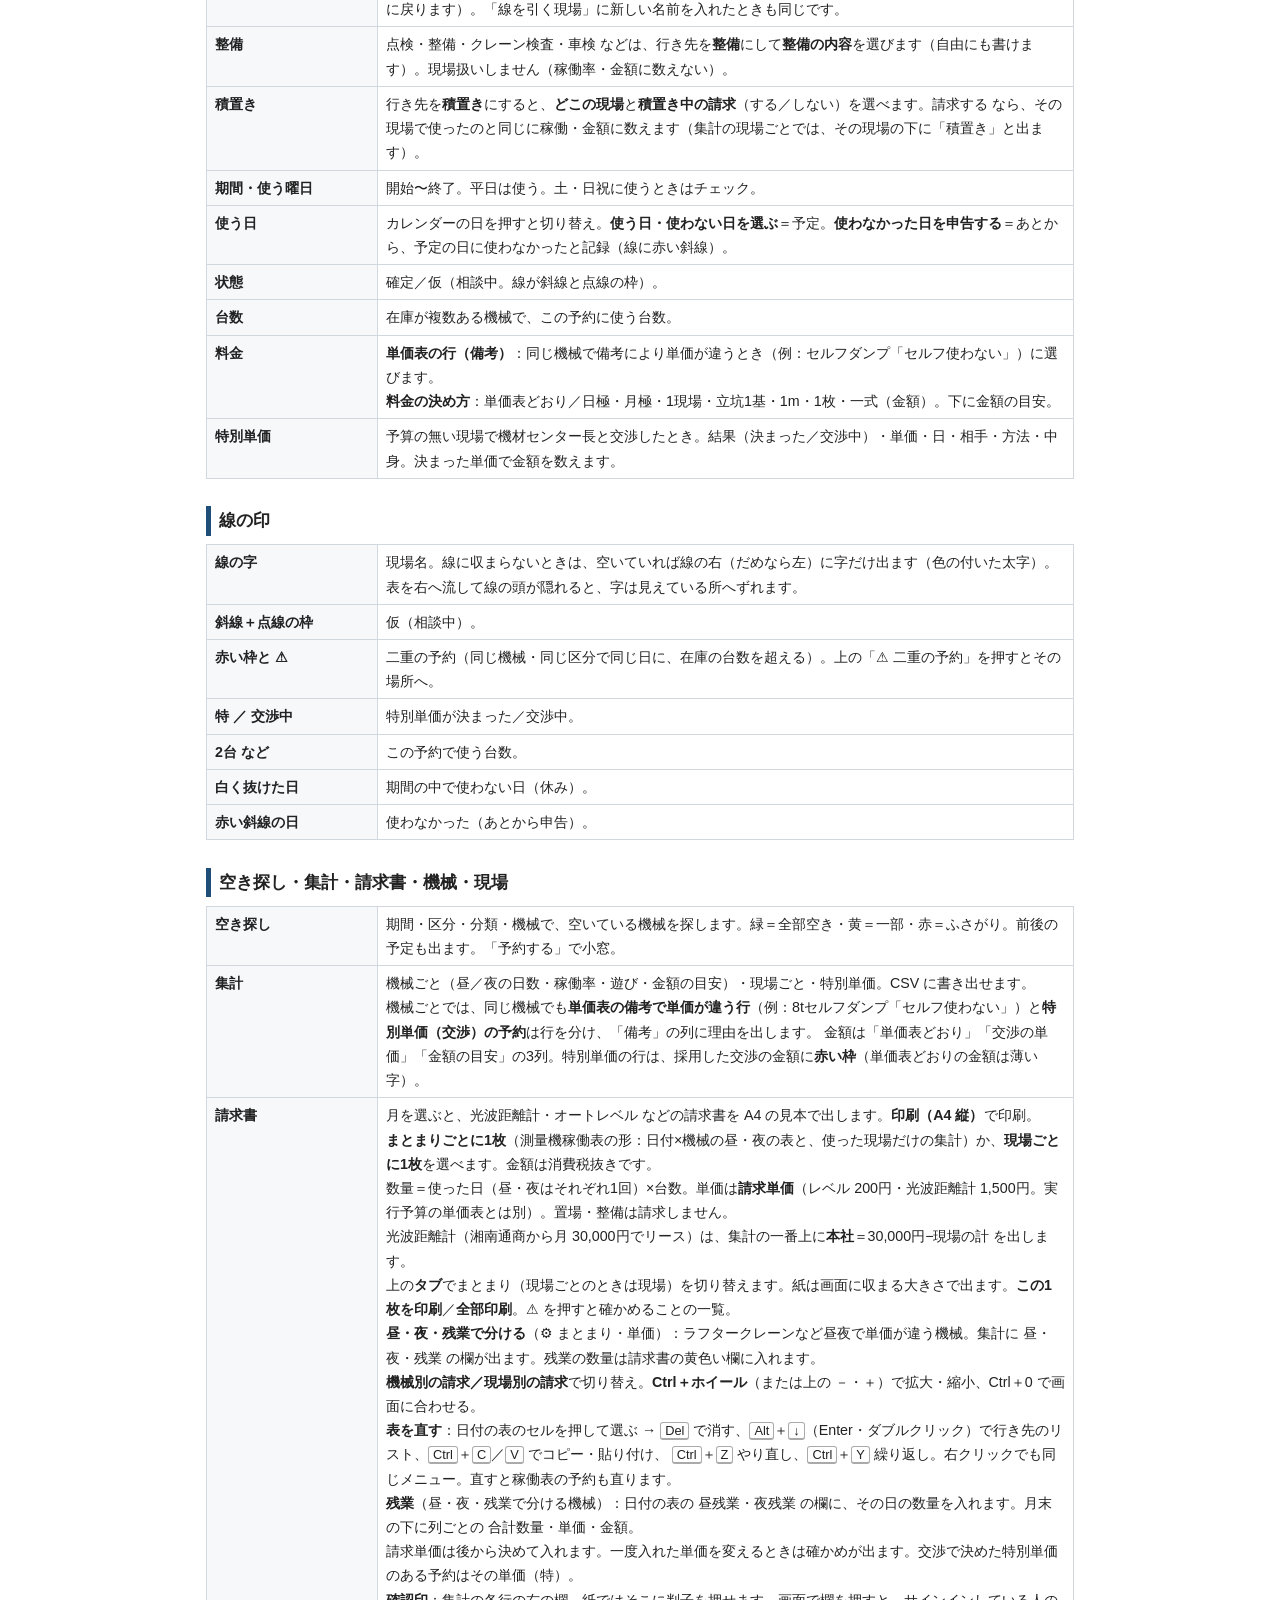
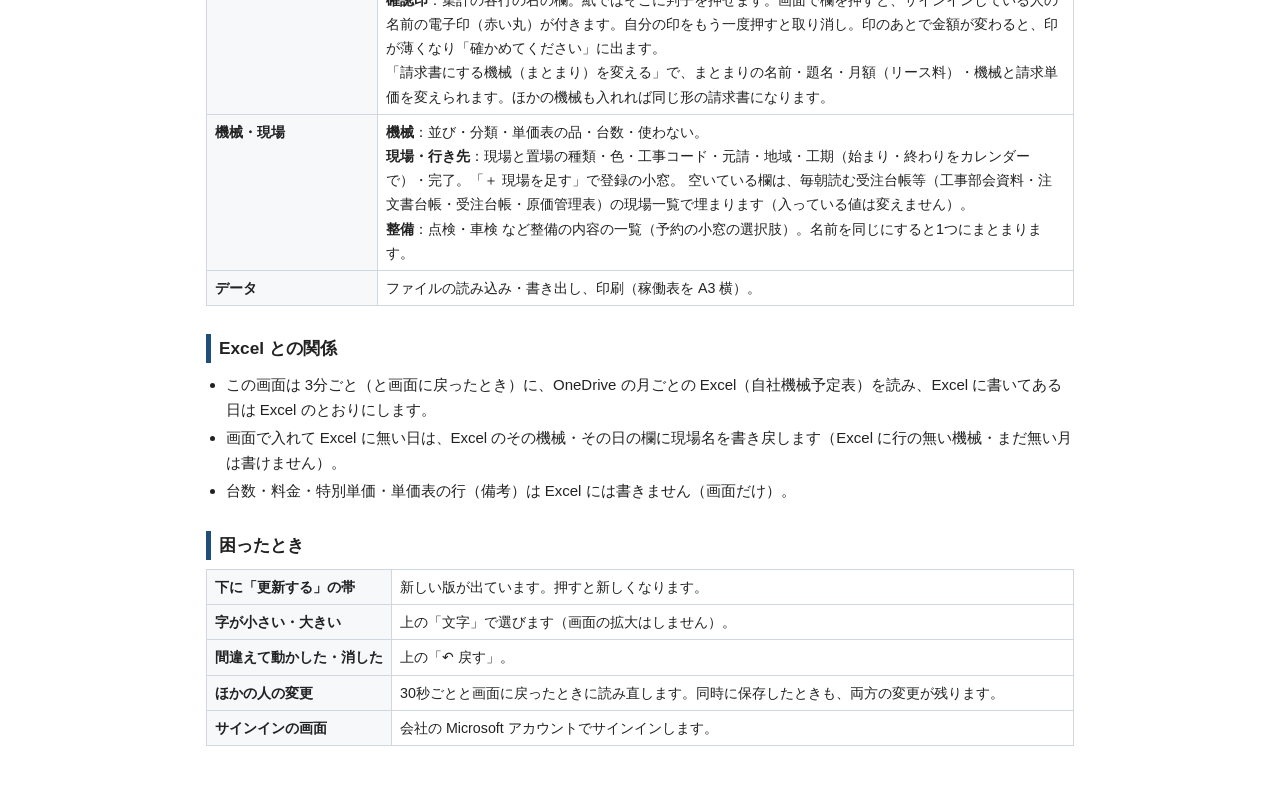
<file: kikai/help.html>
<!doctype html>
<html lang="ja">
<head>
<meta charset="utf-8">
<meta name="viewport" content="width=device-width, initial-scale=1, maximum-scale=1, user-scalable=no">
<title>自社機械稼働表 使い方</title>
<!-- 使い方（2026-10-28 ユーザー：使い方ボタンで別窓・全画面。上の帯は固定、文字の大きさ5段階、閉じるは題名の横）。
     #sp＝指（iPad）／#pc＝マウス（パソコン）。app.js の bHelp は指で操作する端末なら #sp で開く。文字の大きさはこのブラウザに覚える（kikai_help_fs） -->
<style>
  :root { --head: #1f4e79; --line: #d0d7de; --soft: #f6f8fa; --ink: #222; --sub: #555; }
  html { font-size: 15px; }
  * { box-sizing: border-box; }
  body { margin: 0; font-family: "BIZ UDPGothic", "Yu Gothic UI", Meiryo, sans-serif; color: var(--ink); background: #fff; line-height: 1.7; font-size: 1rem; }
  .stick { position: sticky; top: 0; z-index: 2; box-shadow: 0 2px 6px rgba(0,0,0,.15); }
  header { background: var(--head); color: #fff; padding: 8px 14px; display: flex; flex-wrap: wrap; gap: 8px 14px; align-items: center; font-size: 15px; }
  header h1 { margin: 0; font-size: 18px; white-space: nowrap; }
  .close { background: #fff; color: var(--head); border: none; border-radius: 4px; padding: 6px 14px; font-size: 16px; font-weight: bold; cursor: pointer; font-family: inherit; }
  .tabs { display: flex; gap: 4px; }
  .tabs a { color: #fff; text-decoration: none; padding: 4px 12px; border: 1px solid rgba(255,255,255,.6); border-radius: 4px; font-size: 14px; white-space: nowrap; }
  .tabs a.on { background: #fff; color: var(--head); font-weight: bold; }
  .fs { display: inline-flex; align-items: center; gap: 4px; margin-left: auto; white-space: nowrap; }
  .fs select { font-size: 16px; padding: 3px 6px; border-radius: 3px; border: 1px solid #fff; font-family: inherit; }
  nav.toc { background: var(--soft); border-bottom: 1px solid var(--line); padding: 6px 14px; font-size: 14px; white-space: nowrap; overflow-x: auto; }
  nav.toc a { color: var(--head); margin-right: 14px; }
  main { max-width: 900px; margin: 0 auto; padding: 8px 16px 60px; }
  section.page { display: none; }
  section.page.on { display: block; }
  h2 { font-size: 1.15rem; border-left: 5px solid var(--head); padding-left: 8px; margin: 1.6em 0 .5em; scroll-margin-top: 110px; }
  h3 { font-size: 1.02rem; margin: 1em 0 .2em; }
  table { border-collapse: collapse; width: 100%; font-size: .95rem; }
  th, td { border: 1px solid var(--line); padding: 5px 8px; text-align: left; vertical-align: top; }
  th { background: var(--soft); white-space: nowrap; width: 12em; }
  ul { padding-left: 1.3em; margin: 4px 0; }
  li { margin: 2px 0; }
  kbd { border: 1px solid #aaa; border-bottom-width: 2px; border-radius: 3px; padding: 0 4px; font-size: .9em; background: #fff; font-family: inherit; }
  .note { color: var(--sub); font-size: .9rem; }
  .box { background: #fff8e1; border: 1px solid #f0d58a; border-radius: 4px; padding: 8px 12px; margin: 8px 0; font-size: .95rem; }
  .sw { display: inline-block; width: 2.2em; height: .9em; border-radius: 2px; vertical-align: -1px; margin-right: 3px; }
  b.k { color: var(--head); }
  @media (max-width: 600px) { th { width: 7.5em; white-space: normal; } header h1 { font-size: 16px; } }
</style>
</head>
<body>
<div class="stick">
<header>
  <h1>自社機械稼働表 使い方</h1>
  <button type="button" id="bClose" class="close">✕ 閉じる</button>
  <div class="tabs"><a href="#sp" id="tSp">指（iPad）</a><a href="#pc" id="tPc">マウス（パソコン）</a></div>
  <label class="fs">文字 <select id="fs"><option value="13">小</option><option value="14">やや小</option><option value="15">標準</option><option value="17">やや大</option><option value="19">大</option></select></label>
</header>
<nav class="toc">
  <a href="#" data-go="see">画面の見方</a><a href="#" data-go="op">稼働表の操作</a><a href="#" data-go="res">予約の小窓</a><a href="#" data-go="mark">線の印</a>
  <a href="#" data-go="other">空き探し・集計・請求書・機械現場</a><a href="#" data-go="excel">Excel との関係</a><a href="#" data-go="faq">困ったとき</a>
</nav>
</div>
<main>

<!-- ============ 共通：画面の見方 ============ -->
<h2 data-sec="see">画面の見方</h2>
<table>
  <tr><th>いちばん上の帯</th><td>稼働表・空き探し・集計・請求書・機械・現場 の切り替え。<b>文字</b>＝稼働表の文字の大きさ（小・やや小・標準・やや大・大）。
    <b>↶ 戻す ／ ↷</b>＝元に戻す・やり直す。<b>データ</b>＝読み込み・書き出し・印刷。<b>使い方</b>＝この画面。右に保存の様子とサインインした人。</td></tr>
  <tr><th>2段目</th><td><b>開始</b>と<b>長さ</b>（1週間〜2か月）、<b>◀ 今週 ▶</b>で表示する期間を動かします。<b>分類</b>・<b>機械名で絞る</b>で機械をしぼり込み。<br>
  表の<b>分類の見出し</b>（車両・カッター…）を押すと、その分類をたたむ／開く。<b>ぜんぶたたむ</b>・<b>ぜんぶ開く</b>でまとめて。たたんだ見出しには台数と、二重の予約があれば ⚠ が出ます。<br>
    <b>線を引く現場</b>：先に現場を選んでおくと、線を引くだけでその現場の予約になります（空なら、引いたあとに小窓で選ぶ）。<br>
    <b>遊びを色で</b>：平日に昼も夜も現場にいない日をオレンジにします。<b>現場を目立たせる</b>：その現場の線だけ濃く出します。</td></tr>
  <tr><th>表</th><td>機械ごとに<b>昼</b>・<b>夜</b>の2行。列は日（土＝青、日・祝＝赤、今日＝黄色）。<br>
    機械名の下の % は<b>稼働率</b>（表示している期間の平日のうち、現場にいた日）。<br>
    <span class="sw" style="background:#ffe2b8"></span>オレンジの薄い色＝遊んでいる平日。</td></tr>
  <tr><th>下の行き先</th><td>この期間の行き先と日数。押す＝その現場だけ目立たせる。ダブルクリック（ダブルタップ）＝線を引く現場にする。</td></tr>
</table>

<!-- ============ 指（iPad） ============ -->
<section class="page" id="page-sp">
<h2 data-sec="op">稼働表の操作（指・iPad）</h2>
<table>
  <tr><th>1本指で動かす</th><td>表のスクロール（上下・左右）。</td></tr>
  <tr><th>何もない所をダブルタップ</th><td>その日1日の<b>予約の小窓</b>が開きます。<br><span class="note">「線を引く現場」を選んでいるときは、小窓を出さずにその現場の1日の線を引きます。</span></td></tr>
  <tr><th>何もない所を長押し</th><td>そのまま指を左右に動かすと<b>新しい線</b>が伸びます（長さ＝期間）。離すと予約の小窓（線を引く現場を選んでいればそのまま線）。</td></tr>
  <tr><th>線をタップ</th><td>線を<b>選ぶ</b>（黒い枠）。</td></tr>
  <tr><th>線をダブルタップ</th><td>予約の小窓が開き、<b>直せます</b>。</td></tr>
  <tr><th>選んである線をもう1回タップ</th><td><b>メニュー</b>（パソコンの右クリックと同じ）：押した日だけ休み／使う・使わなかった（あとから申告）・<b>押した日から後を別の予約に分ける</b>・仮⇔確定・この現場だけ目立たせる・消す。<br>
    <span class="note">メニューは少し（約0.5秒）おいて出ます（すぐにもう1回押すとダブルタップ＝小窓）。メニューの外を押すと消えます。</span></td></tr>
  <tr><th>線を長押し</th><td>線が<b>浮いて</b>（影が付く）、指を動かすと<b>左右（日）</b>と<b>同じ機械の昼⇔夜</b>へ動かせます。離すと決まります。<br>
    <span class="note">ほかの機械へは指では動かせません（小窓の「機械」で変えます）。</span></td></tr>
  <tr><th>線の端を長押し</th><td>端が黄色く光り、指を動かすと<b>伸ばす・縮める</b>ができます。端＝線の両はしの 16px ほど（短い線は 1/3 ずつ）。</td></tr>
  <tr><th>2本指</th><td>何もしません（画面の拡大はしません。字を大きくするには上の「文字」）。</td></tr>
</table>
<div class="box">長押しは、指を止めたまま約0.5秒です。押してすぐ動かすとスクロールになります。</div>
<h3>そのほか（指）</h3>
<ul>
  <li>その日だけ休み・使わなかった日の申告・分ける・仮⇔確定・消す は、選んである線をもう1回タップしたメニューか、ダブルタップした小窓で行います。</li>
  <li>表示している期間の外へ動かすときは、◀ ▶ で期間を変えてから、または小窓の期間で直します。</li>
</ul>
</section>

<!-- ============ マウス（パソコン） ============ -->
<section class="page" id="page-pc">
<h2 data-sec="op">稼働表の操作（マウス・パソコン）</h2>
<table>
  <tr><th>何もない所をなぞる</th><td><b>新しい線</b>（なぞった日数が期間）。離すと予約の小窓（線を引く現場を選んでいればそのまま線）。</td></tr>
  <tr><th>何もない所をダブルクリック</th><td>その日1日の予約の小窓（線を引く現場を選んでいれば、その日1日の線）。</td></tr>
  <tr><th>線をクリック</th><td>線を選ぶ。<kbd>Delete</kbd> で消す。</td></tr>
  <tr><th>線をダブルクリック</th><td>予約の小窓で直す。</td></tr>
  <tr><th>線をつかんで動かす</th><td>左右（日）と、ほかの機械・昼夜の行へ動かせます。</td></tr>
  <tr><th>線の端をつかむ</th><td>伸ばす・縮める。</td></tr>
  <tr><th>右クリック</th><td>メニュー：その日だけ休み／使う・使わなかった（あとから申告）・その日から後を分ける・仮⇔確定・この現場だけ目立たせる・消す。<br>
    何もない所の右クリック：予約を入れる・その日1日の線・この機械の空きを探す。</td></tr>
  <tr><th>マウスを載せる</th><td>線の中身（現場・期間・使う日・金額の目安・特別単価 など）が出ます。</td></tr>
  <tr><th>キー</th><td><kbd>Ctrl</kbd>＋<kbd>Z</kbd>／<kbd>Y</kbd>＝戻す・やり直す。<kbd>Ctrl</kbd>＋<kbd>＋</kbd>／<kbd>－</kbd>／<kbd>0</kbd>＝稼働表の文字の大きさ（0＝標準）。</td></tr>
</table>
</section>

<!-- ============ 共通 ============ -->
<h2 data-sec="res">予約の小窓</h2>
<p>上の帯に <b>消す・やめる・保存</b>。中身が長いときは中だけスクロールします。</p>
<table>
  <tr><th>機械・区分</th><td>機械と、昼／夜。</td></tr>
  <tr><th>行き先</th><td>現場名（機材センター・積置き・整備 なども）。置場・整備は稼働率と金額に数えません。<br>
    <b>まだ登録していない現場</b>を入れて保存すると「新しい現場を登録」の小窓が出ます（社内現場名・現場コード・工事名・元請・地域・工期（始まり・終わりをカレンダーで）・担当・場所）。
    受注台帳等にある現場は、名前かコードを選ぶと中身が入ります。登録すると予約も一緒に保存します（「やめる」で予約の小窓に戻ります）。「線を引く現場」に新しい名前を入れたときも同じです。</td></tr>
  <tr><th>整備</th><td>点検・整備・クレーン検査・車検 などは、行き先を<b>整備</b>にして<b>整備の内容</b>を選びます（自由にも書けます）。現場扱いしません（稼働率・金額に数えない）。</td></tr>
  <tr><th>積置き</th><td>行き先を<b>積置き</b>にすると、<b>どこの現場</b>と<b>積置き中の請求</b>（する／しない）を選べます。請求する なら、その現場で使ったのと同じに稼働・金額に数えます（集計の現場ごとでは、その現場の下に「積置き」と出ます）。</td></tr>
  <tr><th>期間・使う曜日</th><td>開始〜終了。平日は使う。土・日祝に使うときはチェック。</td></tr>
  <tr><th>使う日</th><td>カレンダーの日を押すと切り替え。<b>使う日・使わない日を選ぶ</b>＝予定。<b>使わなかった日を申告する</b>＝あとから、予定の日に使わなかったと記録（線に赤い斜線）。</td></tr>
  <tr><th>状態</th><td>確定／仮（相談中。線が斜線と点線の枠）。</td></tr>
  <tr><th>台数</th><td>在庫が複数ある機械で、この予約に使う台数。</td></tr>
  <tr><th>料金</th><td><b>単価表の行（備考）</b>：同じ機械で備考により単価が違うとき（例：セルフダンプ「セルフ使わない」）に選びます。<br>
    <b>料金の決め方</b>：単価表どおり／日極・月極・1現場・立坑1基・1m・1枚・一式（金額）。下に金額の目安。</td></tr>
  <tr><th>特別単価</th><td>予算の無い現場で機材センター長と交渉したとき。結果（決まった／交渉中）・単価・日・相手・方法・中身。決まった単価で金額を数えます。</td></tr>
</table>

<h2 data-sec="mark">線の印</h2>
<table>
  <tr><th>線の字</th><td>現場名。線に収まらないときは、空いていれば線の右（だめなら左）に字だけ出ます（色の付いた太字）。
    表を右へ流して線の頭が隠れると、字は見えている所へずれます。</td></tr>
  <tr><th>斜線＋点線の枠</th><td>仮（相談中）。</td></tr>
  <tr><th>赤い枠と ⚠</th><td>二重の予約（同じ機械・同じ区分で同じ日に、在庫の台数を超える）。上の「⚠ 二重の予約」を押すとその場所へ。</td></tr>
  <tr><th>特 ／ 交渉中</th><td>特別単価が決まった／交渉中。</td></tr>
  <tr><th>2台 など</th><td>この予約で使う台数。</td></tr>
  <tr><th>白く抜けた日</th><td>期間の中で使わない日（休み）。</td></tr>
  <tr><th>赤い斜線の日</th><td>使わなかった（あとから申告）。</td></tr>
</table>

<h2 data-sec="other">空き探し・集計・請求書・機械・現場</h2>
<table>
  <tr><th>空き探し</th><td>期間・区分・分類・機械で、空いている機械を探します。緑＝全部空き・黄＝一部・赤＝ふさがり。前後の予定も出ます。「予約する」で小窓。</td></tr>
  <tr><th>集計</th><td>機械ごと（昼／夜の日数・稼働率・遊び・金額の目安）・現場ごと・特別単価。CSV に書き出せます。<br>
    機械ごとでは、同じ機械でも<b>単価表の備考で単価が違う行</b>（例：8tセルフダンプ「セルフ使わない」）と<b>特別単価（交渉）の予約</b>は行を分け、「備考」の列に理由を出します。
    金額は「単価表どおり」「交渉の単価」「金額の目安」の3列。特別単価の行は、採用した交渉の金額に<b>赤い枠</b>（単価表どおりの金額は薄い字）。</td></tr>
  <tr><th>請求書</th><td>月を選ぶと、光波距離計・オートレベル などの請求書を A4 の見本で出します。<b>印刷（A4 縦）</b>で印刷。<br>
    <b>まとまりごとに1枚</b>（測量機稼働表の形：日付×機械の昼・夜の表と、使った現場だけの集計）か、<b>現場ごとに1枚</b>を選べます。金額は消費税抜きです。<br>
    数量＝使った日（昼・夜はそれぞれ1回）×台数。単価は<b>請求単価</b>（レベル 200円・光波距離計 1,500円。実行予算の単価表とは別）。置場・整備は請求しません。<br>
    光波距離計（湘南通商から月 30,000円でリース）は、集計の一番上に<b>本社</b>＝30,000円−現場の計 を出します。<br>
    上の<b>タブ</b>でまとまり（現場ごとのときは現場）を切り替えます。紙は画面に収まる大きさで出ます。<b>この1枚を印刷</b>／<b>全部印刷</b>。⚠ を押すと確かめることの一覧。<br>
    <b>昼・夜・残業で分ける</b>（⚙ まとまり・単価）：ラフタークレーンなど昼夜で単価が違う機械。集計に 昼・夜・残業 の欄が出ます。残業の数量は請求書の黄色い欄に入れます。<br>
    <b>機械別の請求／現場別の請求</b>で切り替え。<b>Ctrl＋ホイール</b>（または上の －・＋）で拡大・縮小、Ctrl＋0 で画面に合わせる。<br>
    <b>表を直す</b>：日付の表のセルを押して選ぶ → <kbd>Del</kbd> で消す、<kbd>Alt</kbd>＋<kbd>↓</kbd>（Enter・ダブルクリック）で行き先のリスト、<kbd>Ctrl</kbd>＋<kbd>C</kbd>／<kbd>V</kbd> でコピー・貼り付け、
    <kbd>Ctrl</kbd>＋<kbd>Z</kbd> やり直し、<kbd>Ctrl</kbd>＋<kbd>Y</kbd> 繰り返し。右クリックでも同じメニュー。直すと稼働表の予約も直ります。<br>
    <b>残業</b>（昼・夜・残業で分ける機械）：日付の表の 昼残業・夜残業 の欄に、その日の数量を入れます。月末の下に列ごとの 合計数量・単価・金額。<br>
    請求単価は後から決めて入れます。一度入れた単価を変えるときは確かめが出ます。交渉で決めた特別単価のある予約はその単価（特）。<br>
    <b>確認印</b>：集計の各行の右の欄。紙ではそこに判子を押せます。画面で欄を押すと、サインインしている人の名前の電子印（赤い丸）が付きます。自分の印をもう一度押すと取り消し。印のあとで金額が変わると、印が薄くなり「確かめてください」に出ます。<br>
    「請求書にする機械（まとまり）を変える」で、まとまりの名前・題名・月額（リース料）・機械と請求単価を変えられます。ほかの機械も入れれば同じ形の請求書になります。</td></tr>
  <tr><th>機械・現場</th><td><b>機械</b>：並び・分類・単価表の品・台数・使わない。<br>
    <b>現場・行き先</b>：現場と置場の種類・色・工事コード・元請・地域・工期（始まり・終わりをカレンダーで）・完了。「＋ 現場を足す」で登録の小窓。
    空いている欄は、毎朝読む受注台帳等（工事部会資料・注文書台帳・受注台帳・原価管理表）の現場一覧で埋まります（入っている値は変えません）。<br>
    <b>整備</b>：点検・車検 など整備の内容の一覧（予約の小窓の選択肢）。名前を同じにすると1つにまとまります。</td></tr>
  <tr><th>データ</th><td>ファイルの読み込み・書き出し、印刷（稼働表を A3 横）。</td></tr>
</table>

<h2 data-sec="excel">Excel との関係</h2>
<ul>
  <li>この画面は 3分ごと（と画面に戻ったとき）に、OneDrive の月ごとの Excel（自社機械予定表）を読み、Excel に書いてある日は Excel のとおりにします。</li>
  <li>画面で入れて Excel に無い日は、Excel のその機械・その日の欄に現場名を書き戻します（Excel に行の無い機械・まだ無い月は書けません）。</li>
  <li>台数・料金・特別単価・単価表の行（備考）は Excel には書きません（画面だけ）。</li>
</ul>

<h2 data-sec="faq">困ったとき</h2>
<table>
  <tr><th>下に「更新する」の帯</th><td>新しい版が出ています。押すと新しくなります。</td></tr>
  <tr><th>字が小さい・大きい</th><td>上の「文字」で選びます（画面の拡大はしません）。</td></tr>
  <tr><th>間違えて動かした・消した</th><td>上の「↶ 戻す」。</td></tr>
  <tr><th>ほかの人の変更</th><td>30秒ごとと画面に戻ったときに読み直します。同時に保存したときも、両方の変更が残ります。</td></tr>
  <tr><th>サインインの画面</th><td>会社の Microsoft アカウントでサインインします。</td></tr>
</table>
</main>
<script>
  const show = () => {
    const pc = location.hash === "#pc";
    document.getElementById("page-pc").classList.toggle("on", pc);
    document.getElementById("page-sp").classList.toggle("on", !pc);
    document.getElementById("tPc").classList.toggle("on", pc);
    document.getElementById("tSp").classList.toggle("on", !pc);
  };
  addEventListener("hashchange", show);
  document.getElementById("bClose").onclick = () => {
    window.close();
    setTimeout(() => { if (!window.closed) location.href = "./"; }, 300);   // 窓を閉じられないとき（直に開いた）は稼働表へ
  };
  /* 文字の大きさ（5段階。このブラウザに覚える） */
  const fs = document.getElementById("fs");
  const setFs = v => { document.documentElement.style.fontSize = v + "px"; fs.value = v; try { localStorage.setItem("kikai_help_fs", v); } catch (e) { } };
  let v0 = "15"; try { v0 = localStorage.getItem("kikai_help_fs") || "15"; } catch (e) { }
  setFs([...fs.options].some(o => o.value === v0) ? v0 : "15");
  fs.onchange = () => setFs(fs.value);
  /* 目次：その見出しへ（いま開いているほうの「稼働表の操作」） */
  document.querySelector("nav.toc").addEventListener("click", e => {
    const a = e.target.closest("a[data-go]"); if (!a) return;
    e.preventDefault();
    const h = [...document.querySelectorAll(`h2[data-sec="${a.dataset.go}"]`)].find(x => x.offsetParent);
    if (h) h.scrollIntoView({ behavior: "smooth" });
  });
  ["gesturestart", "gesturechange"].forEach(t => document.addEventListener(t, e => e.preventDefault()));
  show();
</script>
</body>
</html>
</file>
<file: app.css>
:root {
  --dw: 24px;        /* 1日の幅 */
  --rh: 30px;        /* 1段の高さ */
  --sw: 140px;       /* 現場名の幅 */
  --lw: 78px;        /* 段の名前の幅 */
  --line: #d9dde3;
  --head: #1f4e79;
  --sun: #fde8e8;
  --sat: #e8f0fb;
  --hol: #fde8e8;
  --today: #fff4c2;
  --fw: 46px;        /* 人の流れの1日の幅 */
}
* { box-sizing: border-box; }
[hidden] { display: none !important; }
html, body { height: 100%; }
body { margin: 0; font-family: "Yu Gothic UI", "Meiryo", sans-serif; font-size: 15px; color: #222; background: #fff; display: flex; flex-direction: column; }
button { font: inherit; font-size: 14px; padding: 4px 12px; border: 1px solid var(--head); background: var(--head); color: #fff; border-radius: 4px; cursor: pointer; }
button.sub { background: #fff; color: var(--head); }
button.danger { background: #fff; color: #c62828; border-color: #c62828; }
button.small { font-size: 13px; padding: 2px 8px; }
button:disabled { opacity: .45; cursor: default; }
input, select, textarea { font: inherit; font-size: 15px; padding: 3px 6px; border: 1px solid #b8bec7; border-radius: 3px; }
input.num { width: 7em; text-align: right; }
.ng { color: #c62828; }
.note { color: #666; font-size: 13px; }

header { display: flex; flex-wrap: wrap; gap: 8px 14px; align-items: center; padding: 6px 12px; background: var(--head); color: #fff; }
header .ttl { font-size: 18px; font-weight: bold; }
header .grp { display: flex; gap: 6px; align-items: center; }
header .right { margin-left: auto; }
header button.sub { border-color: #fff; }
#tabs button { background: transparent; border-color: #8fb0d0; }
#tabs button.on { background: #fff; color: var(--head); }
.sync { font-size: 13px; padding: 2px 8px; border-radius: 10px; background: #2e6da4; }
.sync.ok { background: #2e7d32; }
.sync.busy { background: #e09b00; }
.sync.err { background: #c62828; }
#who { font-size: 13px; }

.center { margin: 80px auto; text-align: center; font-size: 17px; }
main { flex: 1; min-height: 0; display: flex; flex-direction: column; }
.help { font-size: 13px; color: #555; padding: 4px 12px; background: #f6f8fa; border-bottom: 1px solid var(--line); }

/* ---- 工程表 ---- */
/* 指の操作は全部こちらで受ける（1本指＝選ぶ・動かす、2本指＝スクロール・ピンチ。app.js の touchDown／2本指） */
#wrap { flex: 1; overflow: auto; position: relative; touch-action: none; -webkit-user-select: none; user-select: none; -webkit-touch-callout: none; }
#chart { position: relative; display: inline-block; min-width: 100%; zoom: var(--z, 1); }
#flow, #list { touch-action: pan-x pan-y; }
table.fl, #list table { zoom: var(--z, 1); }
.hrow { display: flex; position: sticky; z-index: 6; background: #fff; }
.hrow.m { top: 0; }
.hrow.m .corner { white-space: nowrap; overflow: hidden; }
.hrow > .corner { font-size: calc(12px * var(--lfz, 1)); padding-left: calc(6px * var(--lz, 1)); }
.hrow.d { top: 22px; }
.hrow.w { top: 44px; border-bottom: 2px solid #888; }
.hrow > div { height: 22px; line-height: 22px; font-size: 12px; text-align: center; flex: none; }
.corner { position: sticky; left: 0; z-index: 7; background: #fff; width: calc((var(--sw) + var(--lw)) * var(--lz, 1)); text-align: left !important; padding-left: 6px; }
.hd { width: var(--dw); border-right: 1px solid var(--line); }
.hd.mon { text-align: left; padding-left: 3px; font-weight: bold; border-right: none; overflow: visible; white-space: nowrap; }
.hd.sun, .hd.hol { color: #c62828; background: var(--sun); }
.hd.sat { color: #1565c0; background: var(--sat); }
.hd.today { background: var(--today); font-weight: bold; }
.hd[data-day] { cursor: pointer; }
.hd[data-day]:hover { outline: 1px solid var(--head); outline-offset: -1px; }
.hd.rest { background: #cfd3d8; color: #333; font-weight: bold; }
/* 1日の幅が細いとき（3〜4か月を画面に収めたとき）は日付の字を小さく */
#chart.narrow .hrow.d > .hd, #chart.narrow .hrow.w > .hd { font-size: 10px; letter-spacing: -1px; }
/* 1日・1週間のように幅が広いときは、日付に曜日も並べる */
#chart.wide .hrow.d > .hd { font-size: 13px; font-weight: bold; }

#body { position: relative; }
.col { position: absolute; top: 0; bottom: 0; width: var(--dw); z-index: 0; pointer-events: none; }
.col.sun, .col.hol { background: var(--sun); }
.col.sat { background: var(--sat); }
.col.today { background: var(--today); }
/* 休みはバーの上にも斜線をかける（工程の途中の休みが分かるように） */
.col.rest { background: repeating-linear-gradient(45deg, rgba(110,115,122,.22) 0 2px, transparent 2px 7px); }
table.fl .rest { background: repeating-linear-gradient(45deg, #d5d8dc 0 3px, #f3f4f5 3px 7px); }

.site { display: flex; border-bottom: 1px solid #9aa3ad; position: relative; }
.sname { position: sticky; left: 0; z-index: 4; width: calc(var(--sw) * var(--lz, 1)); flex: none; background: #fff; border-right: 1px solid var(--line); padding: calc(4px * var(--lz, 1)) calc(6px * var(--lz, 1)); font-weight: bold; font-size: calc(14px * var(--lfz, 1)); cursor: pointer; overflow: hidden; }
.sname:hover { background: #eef4fb; }
.site.done .sname { color: #888; }
.donemark { font-size: .79em; font-weight: normal; background: #888; color: #fff; border-radius: 3px; padding: 0 4px; margin-right: 4px; }
header .chk { font-size: 13px; white-space: nowrap; cursor: pointer; }
.chk2 { font-size: 14px; text-align: left !important; color: #222 !important; }
/* たたむ ▾／▸（2026-10-14 ユーザー：小さすぎて押せない → 枠付きのボタンに。指の端末はさらに大きく） */
.sname .tg { display: inline-flex; align-items: center; justify-content: center; width: 1.3em; height: 1.3em; margin-right: .3em; vertical-align: middle;
  border: 1px solid #b8c7d8; border-radius: 4px; background: #f3f7fb; color: var(--head); cursor: pointer; font-size: 1.3em; line-height: 1; }
@media (pointer: coarse) { .sname .tg { width: 1.45em; height: 1.45em; font-size: 1.5em; } }
.sname .tg:hover { background: #d6e4f2; border-color: var(--head); }
.site.folded .sname { padding-top: calc(6px * var(--lz, 1)); font-size: calc(13px * var(--lfz, 1)); white-space: nowrap; text-overflow: ellipsis; }
.site.folded .llab { color: #666; cursor: pointer; }
.track.sum { cursor: default; }
.bar.sumbar { background: #9fb3c8; color: #1f2d3a; cursor: pointer; box-shadow: none; }
.corner .fold { font-size: .92em; padding: 0 5px; margin-left: 4px; }
.sname .code, .sname .tanto { display: block; font-weight: normal; font-size: .86em; color: #666; }
.lanes { flex: none; }
.lane { display: flex; height: var(--rh); border-bottom: 1px dotted var(--line); }
.lane:last-child { border-bottom: none; }
.llab { position: sticky; left: calc(var(--sw) * var(--lz, 1)); z-index: 4; width: calc(var(--lw) * var(--lz, 1)); flex: none; background: #fff; border-right: 1px solid #9aa3ad; font-size: calc(13px * var(--lfz, 1)); padding: 0 calc(4px * var(--lz, 1)); line-height: var(--rh); overflow: hidden; white-space: nowrap; }
.track { position: relative; flex: none; z-index: 1; cursor: crosshair;
  background-image: repeating-linear-gradient(to right, transparent 0 calc(var(--dw) - 1px), var(--line) calc(var(--dw) - 1px) var(--dw)); }

.bar { position: absolute; top: 3px; height: calc(var(--rh) - 6px); border-radius: 4px; color: #fff; font-size: 12px; line-height: calc(var(--rh) - 6px);
  padding: 0 5px; white-space: nowrap; overflow: hidden; cursor: grab; z-index: 2; box-shadow: 0 1px 2px rgba(0,0,0,.25); user-select: none; }
.bar.dark { color: #222; }
.bar .h { position: absolute; top: 0; bottom: 0; width: 7px; cursor: ew-resize; }
.bar .h.l { left: 0; } .bar .h.r { right: 0; }
.bar.cut-l { border-top-left-radius: 0; border-bottom-left-radius: 0; }
.bar.cut-r { border-top-right-radius: 0; border-bottom-right-radius: 0; }
.bar.drag { opacity: .85; outline: 2px solid #000; cursor: grabbing; z-index: 5; }
.bar.ghost { background: rgba(31,78,121,.35) !important; color: #000; }
.bar .st { opacity: .9; }

.addsite { position: sticky; left: 0; padding: 10px; }

/* ---- 人の流れ ---- */
#flow { flex: 1; overflow: auto; padding-bottom: 20px; }
.ngb { color: #fff; background: #d93a36; padding: 0 4px; border-radius: 3px; font-weight: normal; }
table.fl { border-collapse: separate; border-spacing: 0; font-size: 12px; }
table.fl th, table.fl td { border-right: 1px solid var(--line); border-bottom: 1px solid var(--line); height: var(--fh, 26px); padding: 0 2px; text-align: center; white-space: nowrap; }
table.fl td { width: var(--fw); min-width: var(--fw); max-width: var(--fw); overflow: hidden; text-overflow: ellipsis; }
table.fl thead th { position: sticky; background: #fff; z-index: 3; font-weight: normal; }
table.fl thead tr:nth-child(1) th { top: 0; }
table.fl thead tr:nth-child(2) th { top: var(--fh, 26px); border-bottom: 2px solid #888; }
table.fl th.nm { position: sticky; left: 0; z-index: 2; background: #fff; text-align: left; padding: 0 8px; min-width: 120px; font-weight: bold; }
table.fl thead th.nm { z-index: 4; }
table.fl tr.sec th { background: #eef2f6; text-align: left; padding: 4px 8px; font-size: 13px; position: sticky; left: 0; }
table.fl tr.tot td, table.fl tr.tot th.nm { font-weight: bold; background: #f3f6f9; }
table.fl .sun, table.fl .hol { background: var(--sun); }
table.fl .sat { background: var(--sat); }
table.fl .today { background: var(--today); }
table.fl td.as { color: #fff; cursor: pointer; }
table.fl td.as.dark { color: #222; }
table.fl td.dup { background: #d93a36 !important; color: #fff; font-weight: bold; cursor: pointer; }
table.fl td.n0 { color: #bbb; }
table.fl td.un { color: #c62828; cursor: pointer; }
/* 人の流れ：部会資料（PDF）の形（2026-11-11）。左＝現場（No・コード・名前・元請・担当）と工種、右＝工程線・労務人数（従業員／社員） */
table.fl.pdf { --scw: var(--fscw, 168px); --kcw: var(--fkcw, 150px); }
table.fl.pdf th.nm { min-width: 0; }
table.fl.pdf thead th.corner { left: 0; width: calc(var(--scw) + var(--kcw)); padding: 0 8px; font-weight: normal; color: #555; vertical-align: middle; }
table.fl.pdf thead th.corner span:first-child { float: right; }
table.fl.pdf th.sc { left: 0; width: var(--scw); min-width: var(--scw); max-width: var(--scw); white-space: normal; vertical-align: middle; font-weight: normal; padding: 4px 6px; border-bottom: 2px solid #8a96a3; }
table.fl.pdf th.sc .sno { float: left; width: 20px; color: #555; }
table.fl.pdf th.sc .sbody { margin-left: 22px; line-height: 1.5; }
table.fl.pdf th.sc .scode { font-size: 11px; color: #555; }
table.fl.pdf th.sc .snm { font-weight: bold; font-size: 13px; }
table.fl.pdf th.sc .snm small { font-weight: normal; font-size: 11px; }
table.fl.pdf th.sc .smeta { font-size: 11px; color: #333; }
table.fl.pdf th.sc .donemk { color: #fff; background: #8a96a3; padding: 0 3px; border-radius: 3px; }
table.fl.pdf th.kc { left: var(--scw); width: var(--kcw); min-width: var(--kcw); max-width: var(--kcw); white-space: normal; text-align: left; vertical-align: top; font-weight: normal; font-size: 11px; line-height: 1.35; padding: 3px 6px; }
table.fl.pdf th.kc .gai { color: #777; }
table.fl.pdf th.kc .night { color: #1a237e; font-weight: bold; }
table.fl.pdf th.kc.lb { vertical-align: middle; text-align: center; color: #333; padding: 0 4px; }
table.fl.pdf tr.fb td { height: calc(var(--fh, 26px) * .62); padding: 0; position: relative; }
table.fl.pdf tr.fb td[data-bar] { cursor: pointer; }
table.fl.pdf i.fbar { position: absolute; left: -1px; right: -1px; top: 50%; height: 8px; margin-top: -4px; background: var(--c); }
table.fl.pdf i.fbar.a { left: 2px; } table.fl.pdf i.fbar.z { right: 2px; }
table.fl.pdf i.fbar.gap { background: #fff; border: 1.5px solid var(--c); box-sizing: border-box; }
table.fl.pdf tr.cnt td { font-weight: bold; }
table.fl.pdf tr.send td, table.fl.pdf tr.send th.kc { border-bottom: 2px solid #8a96a3; }
table.fl.pdf tr.ttop td, table.fl.pdf tr.ttop th { border-top: 2px solid #555; }
table.fl.pdf tr.tot th.nm { text-align: center; letter-spacing: .1em; }
table.fl.pdf a.cap { color: #1565c0; text-decoration: underline; cursor: pointer; }
table.fl.pdf tr.tsum td, table.fl.pdf tr.tsum th { border-top: 2px solid #8a96a3; background: #e6ecf2; }
table.fl.pdf td.over { background: #d93a36 !important; color: #fff; }
table.fl.pdf td.dupx sup { color: #d93a36; font-size: 9px; margin-left: 1px; }
table.fl.pdf td.over.dupx sup { color: #fff; }

/* ---- 一覧 ---- */
.listbar { display: flex; gap: 16px; align-items: center; padding: 8px 12px; border-bottom: 1px solid var(--line); flex-wrap: wrap; }
#list { flex: 1; overflow: auto; padding: 0 12px 20px; }
#list table { border-collapse: collapse; margin-top: 8px; }
#list th, #list td { border: 1px solid var(--line); padding: 4px 8px; font-size: 14px; white-space: nowrap; }
#list th { background: #eef2f6; position: sticky; top: 0; }
#list tr.r { cursor: pointer; }
#list tr.r:hover { background: #eef4fb; }
#list td.n { text-align: right; }
.chip { display: inline-block; width: 12px; height: 12px; border-radius: 2px; vertical-align: middle; margin-right: 4px; }

/* ---- 小窓 ---- */
dialog { border: 1px solid #888; border-radius: 6px; padding: 0; min-width: 340px; max-width: 96vw; }
/* 現場の設定は横に広がりすぎないように（2026-10-14 ユーザー指定） */
#dSite { width: min(1240px, 97vw); }   /* 2026-11-17 工種の行に 社員 を足したので少し広く */
#dSite .frm { grid-template-columns: 6.5em 1fr; }
dialog::backdrop { background: rgba(0,0,0,.25); }
dialog h3 { margin: 0; padding: 10px 16px; background: var(--head); color: #fff; font-size: 16px; cursor: move; user-select: none; touch-action: none; }
/* 見出しの帯は上に止め、右に 保存・やめる など（2026-10-14 ユーザー指定。app.js で .btns の右側のボタンを移す） */
dialog:modal { max-height: calc(100dvh - 16px); overflow: auto; overscroll-behavior: contain; }
/* 小窓が開いている間は後ろの画面を止める（2026-10-14 ユーザー：タブレットで小窓の外を触ると後ろがスクロールした） */
html:has(dialog:modal), html:has(dialog:modal) body { overflow: hidden; overscroll-behavior: none; }
html:has(dialog:modal) #wrap, html:has(dialog:modal) #flow, html:has(dialog:modal) #list { overflow: hidden; touch-action: none; }
.dhead { position: sticky; top: 0; z-index: 20; display: flex; align-items: center; background: var(--head); }
.dhead h3 { flex: 1; min-width: 0; }
.dhead h3:focus { outline: none; }
.dbtns { display: flex; flex-wrap: wrap; justify-content: flex-end; gap: 6px; padding: 6px 10px 6px 0; }
.dbtns button { border-color: #fff; }
.dbtns button.sub { background: transparent; color: #fff; }
.dbtns button[type=submit] { background: #fff; color: var(--head); font-weight: bold; padding-left: 16px; padding-right: 16px; }
@media (pointer: coarse) { .dbtns button { padding: 7px 14px; font-size: 15px; } }
dialog[style*="left"] { position: fixed; right: auto; bottom: auto; }
/* 休工日のカレンダー */
#dCal { width: 600px; }
.calhelp { padding: 10px 16px 0; font-size: 14px; }
#calBody { display: flex; flex-wrap: wrap; gap: 14px; padding: 10px 16px; max-height: 60vh; overflow: auto; }
.cal { flex: none; }
.calm { font-weight: bold; margin-bottom: 4px; }
.calg { display: grid; grid-template-columns: repeat(7, 34px); gap: 3px; }
.calw { text-align: center; font-size: 12px; color: #555; }
.calw.sun { color: #c62828; } .calw.sat { color: #1565c0; }
.cald { height: 30px; border-radius: 4px; text-align: center; line-height: 26px; font-size: 13px; border: 2px solid transparent; position: relative; }
.cald.con { background: var(--bc); border-color: var(--bc); color: #fff; cursor: pointer; }
.cald.con span { color: #fff !important; }
.cald.coff { background: #fff; border-color: var(--bc); color: #333; cursor: pointer; }
.cald.out { color: #ccc; }
.cald.rest { background: #e3e5e8; color: #777; }
.cald.rest i { position: absolute; right: 2px; bottom: -2px; font-size: 9px; font-style: normal; }
.cald .red { color: #c62828; } .cald .blue { color: #1565c0; }
.cald.con:hover, .cald.coff:hover { outline: 2px solid #000; }
.calsum { padding: 0 16px; font-weight: bold; }
/* 日ごとの人数（2026-10-14） */
#headBody { display: flex; flex-wrap: wrap; gap: 14px; padding: 10px 16px; max-height: 60vh; overflow: auto; }
.calg.hg { grid-template-columns: repeat(7, 52px); }
.calg.hg .cald { height: 48px; line-height: 18px; }
.cald.hd { height: 48px; line-height: 18px; border: 1px solid #c9ced4; background: #fff; }
.cald.hd input { width: 46px; box-sizing: border-box; padding: 2px; font-size: 13px; text-align: center; border: 1px solid #bbb; border-radius: 3px; }
.cald.hd input::placeholder { color: #aaa; }
.cald.hd.ov { background: #fff4d6; border-color: #e0a800; }
.cald.hd.ov input { font-weight: bold; }
.cald.hd input.bad { background: #ffd9d9; border-color: #c62828; }
.cald.hd.hoff { background: #e3e5e8; color: #777; }
.cald.hd.hoff i { position: absolute; right: 3px; bottom: 1px; font-size: 10px; font-style: normal; }
.frm { display: grid; grid-template-columns: 5em 1fr; gap: 8px 10px; padding: 14px 16px 4px; align-items: center; }
.frm > label { text-align: right; color: #444; font-size: 14px; }
.frm input[type=text], .frm textarea, .frm select { width: 100%; }
.frm input.num { width: 7em; }
.colors { display: flex; gap: 6px; flex-wrap: wrap; }
.colors label { width: 26px; height: 26px; border-radius: 4px; cursor: pointer; border: 2px solid transparent; }
.colors input { display: none; }
.colors input:checked + label { border-color: #000; box-shadow: 0 0 0 2px #fff inset; }
dialog .who { padding: 0 16px; font-size: 12px; color: #777; }
.btns { display: flex; gap: 8px; padding: 12px 16px; border-top: 1px solid var(--line); margin-top: 10px; }
.btns .sp { flex: 1; }
#sLanes .ln { display: flex; gap: 4px; margin-bottom: 4px; align-items: center; }
#sLanes .ln input[type=text] { flex: 1; min-width: 4em; }
#sLanes .ln select.kb { width: 3.6em; flex: none; }
.lnhead { display: flex; gap: 4px; font-size: 12px; color: #666; margin-bottom: 2px; }
.lnhead .h1 { width: 3.6em; } .lnhead .h2 { flex: 1; } .lnhead .h5 { width: 8.6em; }
#sLanes .ln .lhd { flex: none; white-space: nowrap; font-size: 13px; }
/* 作業員（自社）／外注（2026-10-14）。外注の行は 業者名＋人数 */
#sLanes .ln .lgai { flex: none; white-space: nowrap; font-size: 13px; }
#sLanes .ln .lhd b, #sLanes .ln .lgai b, #sLanes .ln .lsha b { font-weight: normal; color: #555; margin: 0 3px 0 4px; }
#sLanes .ln .lsha { flex: none; white-space: nowrap; font-size: 13px; }

#sLanes .ln input.gy { width: 8em; min-width: 0; }
/* 工種の行：ハンドル・階層の字下げ（2026-11-11） */
#sLanes .ln .lhandle { flex: none; width: 18px; text-align: center; color: #8a96a3; cursor: grab; touch-action: none; user-select: none; font-size: 16px; }
#sLanes .ln .lind { flex: none; width: calc(var(--d, 0) * 1.5em); }
#sLanes .ln[data-depth="0"] input.wk { font-weight: bold; }
#sLanes .ln:not([data-depth="0"]) input.wk { background: #f7f9fc; }
.lnhead .h0 { display: inline-block; width: 22px; }
#ldLine { display: none; position: fixed; height: 3px; background: #1565c0; z-index: 1000; pointer-events: none; border-radius: 2px; }
#sLanes .ln input.hn { flex: none; width: 2.6em; min-width: 0; text-align: right; padding-left: 2px; padding-right: 4px; } .lnhead .h3 { width: 8em; } .lnhead .h4 { width: 12.5em; }
.llab.night { color: #1f3c88; font-weight: bold; }
#sLanes .dw { font-size: 13px; white-space: nowrap; }
/* その段が作業しない日：薄い斜線（バーの下に敷く。バーの上は .gap で白く抜く） */
.off { position: absolute; top: 0; bottom: 0; width: var(--dw); z-index: 1; pointer-events: none;
  background: repeating-linear-gradient(45deg, rgba(110,115,122,.20) 0 2px, transparent 2px 7px); }
/* 工程のバー：細い帯（.stripe）を行の上に引き、文字（.lbl）は帯の下に黒で出す（2026-10-07 ユーザー：文字が白抜きに重なって見えない） */
.bar:not(.sumbar):not(.ghost) { background: transparent; box-shadow: none; overflow: visible; color: #222; }
.bar .stripe { position: absolute; left: 0; right: 0; top: 0; height: 9px; background: var(--bc); border-radius: 3px; box-shadow: 0 1px 1px rgba(0,0,0,.2); }
.bar.cut-l .stripe { border-top-left-radius: 0; border-bottom-left-radius: 0; }
.bar.cut-r .stripe { border-top-right-radius: 0; border-bottom-right-radius: 0; }
/* 休みの日：外枠だけ残して中を白く抜く */
.bar .gap { position: absolute; top: 0; height: 9px; z-index: 1; pointer-events: none; background: #fff; border: 1.5px solid var(--bc); }
.bar:not(.dark) .gap { border-color: var(--bc); }
.bar .lbl { position: absolute; left: 1px; top: 10px; z-index: 2; font-size: 12px; line-height: 14px; white-space: nowrap; color: #222; overflow: hidden; text-overflow: ellipsis;
  text-shadow: 0 0 2px #fff, 0 0 2px #fff, 0 0 2px #fff; pointer-events: none; }
.bar .lbl .st { color: #555; }
.bar.drag .stripe { outline: 2px solid #000; }
.bar.drag { outline: none; }
/* Ctrl＋ドラッグのコピー（元の線は残る） */
.bar.copy { z-index: 6; cursor: copy; }
.bar.copy .stripe { outline: 2px dashed #000; }
.bar .h { z-index: 3; }

.pickrow { display: flex; gap: 6px; }
.srow { display: flex; gap: 6px; margin-bottom: 4px; }
.srow input { flex: 1; min-width: 0; }
.pickrow input { flex: 1; min-width: 0; }
select.pick { width: 7.5em; flex: none; font-size: 14px; }
#dBar { width: 560px; }
/* 社員：名簿に無い名前は赤い枠（2026-11-18） */
.srow input.bad { border-color: #c62828; background: #fff3f3; }
.lanesha { margin: -2px 0 4px; }
.lanesha b { color: #1f3a5f; }
/* 来ない日（工種の人が来ない期間・代わりの人） */
.arow { border: 1px solid var(--line); border-radius: 6px; padding: 6px; margin-bottom: 6px; background: #fafbfc; }
.arow .a1 { display: flex; gap: 6px; align-items: center; flex-wrap: wrap; }
.arow .a1 select { max-width: 10em; }
.arow .a1 input[type=date] { width: 9.5em; }
.arow .a1 .sp { flex: 1; }
.arow .a2 { display: flex; gap: 6px; align-items: center; flex-wrap: wrap; margin-top: 6px; font-size: 14px; }
.arow .chip2 { display: inline-flex; align-items: center; gap: 4px; background: #e8eef5; border-radius: 12px; padding: 2px 4px 2px 10px; }
.arow .chip2 button { border: none; background: transparent; color: #c62828; padding: 0 4px; font-size: 14px; cursor: pointer; }
.arow select.aPick { width: auto; font-size: 14px; }

/* 右クリックのメニュー */
.ctx { position: fixed; z-index: 60; background: #fff; border: 1px solid #9aa3ad; border-radius: 6px; box-shadow: 0 4px 14px rgba(0,0,0,.25); padding: 4px; min-width: 200px; }
.ctx button { display: block; width: 100%; text-align: left; background: #fff; color: #222; border: none; border-radius: 4px; padding: 7px 12px; font-size: 14px; }
.ctx button:hover { background: #e8f0fa; }
.ctx button.danger { color: #c62828; }
.ctx hr { border: none; border-top: 1px solid #e3e5e8; margin: 4px 0; }

#toast { position: fixed; left: 50%; bottom: 24px; transform: translateX(-50%); background: #333; color: #fff; padding: 8px 16px; border-radius: 6px; font-size: 14px; opacity: 0; transition: opacity .3s; pointer-events: none; z-index: 50; }
#toast.on { opacity: .95; }

@media (max-width: 700px) {
  :root { --sw: 96px; --lw: 56px; --dw: 22px; }
  header .right { margin-left: 0; }
  .help { display: none; }
}
header .ver { font-size: 11px; opacity: .75; white-space: nowrap; }

/* タブレットで選んだバー：太い枠と、端をつかむ所 */
.bar.sel .stripe { outline: 3px solid #000; outline-offset: 1px; }
/* 指の長押し（2026-10-14）：移動＝影を付けて少し浮かせる／延長・短縮＝その端に矢印／書く＝点線の枠 */
.bar.lift { z-index: 6; }
.bar.lift .stripe { box-shadow: 0 6px 12px rgba(0,0,0,.5); transform: translateY(-3px); }
.bar.edge-l::before, .bar.edge-r::after { content: "⇔"; position: absolute; top: -7px; z-index: 6; font-size: 18px; line-height: 18px; color: #000;
  background: #fff; border: 2px solid #000; border-radius: 9px; padding: 0 2px; }
.bar.edge-l::before { left: -16px; } .bar.edge-r::after { right: -16px; }
.bar.ghost.drawing { outline: 2px dashed #1f4e79; }
.bar.sel .h { width: 14px; }
.bar.sel .h.l { left: -4px; border-left: 4px solid #000; border-radius: 3px; height: 9px; }
.bar.sel .h.r { right: -4px; border-right: 4px solid #000; border-radius: 3px; height: 9px; }
header .zoom button { padding: 4px 8px; min-width: 2.2em; }
header .zoom #bZoom { min-width: 3.6em; }

/* ---- 印刷・PDF（app.js の preparePrint が #printPages に1ページずつ写しを作る） ---- */
#printPages { display: none; }
.cbody { position: relative; }
@media print {
  * { -webkit-print-color-adjust: exact; print-color-adjust: exact; }
  html, body { height: auto; display: block; background: #fff; }
  body.printing > *:not(#printPages) { display: none !important; }
  body.printing #printPages { display: block !important; }
  .ppage { break-after: page; page-break-after: always; overflow: hidden; }
  .ppage:last-child { break-after: auto; page-break-after: auto; }
  .ptitle { display: flex; justify-content: space-between; align-items: baseline; font-size: 12px; height: 22px; padding: 0 0 2px; box-sizing: border-box; }
  .ptitle b { font-size: 15px; }
  .pchart { position: relative; display: block; min-width: 0; }
  .hrow, .corner, .sname, .llab, table.fl thead th, table.fl th.nm, table.fl tr.sec th, #list th { position: static !important; }
  #printPages .addsite, #printPages .corner .fold { display: none !important; }
  .site, table.fl tr, #list tr { break-inside: avoid; page-break-inside: avoid; }
  .bar.sel .stripe { outline: none; }
  .bar.sel .h { border: none; }
}

/* 完了した工種（たたむ） */
.lane.donerow { height: 20px !important; background: #f6f7f9; }
.lane.donerow .llab { line-height: 20px; font-size: calc(12px * var(--lfz, 1)); color: #666; cursor: pointer; background: #f6f7f9; }
.lane.donerow .llab:hover { color: var(--head); text-decoration: underline; }
.lane.donerow .track { background-image: none; cursor: pointer; }
.llab.ldone { color: #999; text-decoration: line-through; }
#sLanes .ldn { color: #666; margin-left: 4px; }
#dOld { width: 560px; }
#oldBody { padding: 10px 16px; max-height: 50vh; overflow: auto; }
.oldrow { display: flex; align-items: center; gap: 12px; padding: 6px 0; border-bottom: 1px dotted var(--line); }
.oldrow .onm { flex: 1; }
.oldrow .onm .note { display: block; }
.oldrow label { white-space: nowrap; font-size: 14px; cursor: pointer; }
.oldrow label.del { color: #c62828; }
@media print { .lane.donerow { display: none; } }

/* 印刷の小窓 */
#dPrint { width: 600px; }
.pquick { display: flex; gap: 4px; flex-wrap: wrap; margin: 4px 0; }
#dOnly { width: 520px; }
#oSites { max-height: 50vh; overflow: auto; border: 1px solid var(--line); border-radius: 4px; padding: 4px 8px; }
#oSites label { display: block; padding: 3px 0; font-size: 14px; cursor: pointer; }
#oSites label.done { color: #888; }
#oSites input { margin-right: 6px; }
#oSites .tanto { color: #666; font-size: 12px; margin-left: 8px; }
#bOnly.on { background: #ffe082; color: #222; border-color: #ffe082; font-weight: bold; }
#pSites { max-height: 40vh; overflow: auto; border: 1px solid var(--line); border-radius: 4px; padding: 4px 8px; }
#pSites label { display: block; padding: 3px 0; font-size: 14px; cursor: pointer; }
#pSites label.done { color: #888; }
#pSites input { margin-right: 6px; }

.pwarn { margin-top: 4px; font-size: 12px; color: #8a5a00; background: #fff6e0; border: 1px solid #f0d090; border-radius: 4px; padding: 4px 8px; }
.oldrow.fin .onm b { color: #555; }

/* 現場の地図（現場の設定） */
.maprow { display: flex; gap: 12px; align-items: flex-start; }
.mapctl { flex: 1; min-width: 0; display: flex; flex-direction: column; gap: 6px; }
#sMapZoom { width: 160px; vertical-align: middle; }
/* 枠の大きさは app.js（MAP_FH・Excel の地図の場所と同じ縦横の比） */
.mapbox { flex: none; position: relative; border: 1px dashed #9aa3ad; border-radius: 2px; overflow: hidden; background: #fff; cursor: pointer; touch-action: none;
  display: flex; align-items: center; justify-content: center; text-align: center; }
.mapbox.has { border-style: solid; border-color: #333; cursor: grab; }
.mapbox.drop { outline: 3px dashed var(--head); outline-offset: 2px; background: #eef4fb; }
.mapbox:focus { outline: 2px solid var(--head); }
.mapbox img { position: absolute; max-width: none; max-height: none; pointer-events: none; -webkit-user-drag: none; user-select: none; }
.mapbox .note { padding: 6px; font-size: 12px; }
label .req { color: #c62828; font-size: 11px; font-weight: normal; }
.filebtn { display: inline-block; font-size: 13px; padding: 2px 8px; border: 1px solid var(--head); color: var(--head); background: #fff; border-radius: 4px; cursor: pointer; }

/* 週間工程表（印刷。1500×1040px で組む） */
.wkpage { width: 1500px; height: 1040px; font-family: "MS Gothic", "Yu Gothic UI", sans-serif; color: #000; display: flex; flex-direction: column; }
.wkpage table { border-collapse: collapse; table-layout: fixed; width: 100%; }
.wkhd td { border: 2px solid #000; padding: 2px 6px; font-size: 15px; height: 34px; }
.wkhd tr:first-child td:not(.wkco) { border-top: none; border-left: none; border-right: none; }
.wkhd .wkttl { font-size: 30px; font-weight: bold; letter-spacing: 6px; border: none !important; padding: 0; }
.wkhd .wkmade { border: 2px solid #000 !important; text-align: center; font-size: 15px; }
.wkhd .wkco { border: none; text-align: right; font-size: 30px; font-weight: bold; vertical-align: bottom; }
.wkhd .wkco img { height: 34px; width: auto; display: inline-block; }
.wkhd .vt { writing-mode: vertical-rl; text-align: center; font-size: 13px; padding: 0; }
.wkhd .wkname div, .wkhd .wkki div { line-height: 26px; }
.wkhd .wkaddr { vertical-align: top; }
.wkhd tr:last-child td { border: none; height: 30px; }
.wkhd .wktanto { border-bottom: 2px solid #000 !important; font-weight: bold; font-size: 16px; }
.wk { flex: 1; border: 2px solid #000; }
.wk td { border: 1px solid #000; padding: 0; font-size: 14px; position: relative; }
.wk .wkym { text-align: center; font-size: 15px; }
.wk .wkw { text-align: center; font-size: 15px; border-left: 2px solid #000; }
.wk .wkm { text-align: left; padding-left: 8px; font-size: 14px; border-top: none; }
.wk .wkd { text-align: center; font-weight: bold; font-size: 17px; }
.wk .wkd.red { color: #e00; } .wk .wkd.blue { color: #06c; }
.wk .wkdiag { background: linear-gradient(to top right, transparent calc(50% - 1px), #000 50%, transparent calc(50% + 1px)); }
.wk .wkl { padding: 2px 4px; font-size: 14px; line-height: 1.25; white-space: pre-wrap; word-break: break-all; vertical-align: middle; }
.wk .wkoff { background: linear-gradient(90deg, #c8c8c8, #f4f4f4 50%, #c8c8c8); }
.wk .wkbar { position: absolute; left: -1px; right: -1px; top: 50%; height: 11px; margin-top: -6px; background: #000; }
.wk .wkn { vertical-align: top; text-align: left; font-size: 13px; padding: 2px; }
.wk .wknote { text-align: center; letter-spacing: 4px; }
.wk .wkmemo { vertical-align: top; font-size: 12px; padding: 2px 4px; line-height: 19px; border-left: 2px solid #000;
  background: repeating-linear-gradient(to bottom, transparent 0 18px, #999 18px 19px); }
.wk .wkmap { padding: 0; border: 2px solid #000; vertical-align: top; overflow: hidden; }
.wk .wkmap { position: relative; }
.wk .wkmap img { position: absolute; inset: 0; width: 100%; height: 100%; object-fit: contain; object-position: top; display: block; }
.wk .wkmap .nomap { position: absolute; inset: 0; }
.wk .wkmap .nomap { height: 100%; display: flex; align-items: center; justify-content: center; color: #bbb; font-size: 20px; }

/* 工種を1つずつたたむ */
/* 工種のたたむボタンは押しやすく（2026-11-11 ユーザー：小さすぎる）。左にハンドル、下位の工種は字下げ */
.llab { padding-left: calc((2px + var(--ind, 0) * 12px) * var(--lz, 1)) !important; }
.llab .lhandle { display: inline-block; width: 14px; text-align: center; color: #b0b8c1; cursor: grab; touch-action: none; user-select: none; }
.llab .lhandle:hover { color: var(--head); }
.llab .ltg { display: inline-block; width: 22px; height: 20px; line-height: 18px; margin-right: 3px; text-align: center; color: #5b6b7c; cursor: pointer; font-size: 13px;
  border: 1px solid #c9d1da; border-radius: 4px; background: #f6f8fa; vertical-align: middle; }
.llab .ltg:hover { color: #fff; background: var(--head); border-color: var(--head); }
.lane.lparent > .llab { font-weight: bold; }
.llab .kn { font-weight: normal; color: #888; }

.lane.lfold { height: 16px !important; }
.lane.lfold .llab { line-height: 16px; font-size: calc(11px * var(--lfz, 1)); color: #666; cursor: pointer; }
.lane.lfold .llab:hover { color: var(--head); }
.lane.lfold .track { cursor: pointer; }
.lfbar { position: absolute; top: 6px; height: 4px; border-radius: 2px; }

/* 人数のテンキー（2026-10-14 ユーザー：タブレットで 数字と＋ の電卓式。app.js が開いている小窓の中へ移して出す） */
#kpad { position: fixed; right: 10px; bottom: 10px; z-index: 50; display: grid; grid-template-columns: repeat(4, 64px); gap: 6px; padding: 8px;
  background: #e9edf2; border: 1px solid #9aa3ad; border-radius: 8px; box-shadow: 0 4px 16px rgba(0,0,0,.3); touch-action: manipulation; user-select: none; }
#kpad[hidden] { display: none; }
#kpad button { height: 52px; padding: 0; font-size: 22px; background: #fff; color: #222; border: 1px solid #b8c0ca; border-radius: 6px; }
#kpad button:active { background: #d6e4f2; }
#kpad .kfn { background: #f3f4f6; font-size: 20px; }
#kpad .kplus { background: #fff4d6; font-weight: bold; font-size: 26px; }
#kpad .knext { grid-column: span 2; background: var(--head); color: #fff; font-size: 18px; border-color: var(--head); }
#kpad .kclose { font-size: 15px; background: #f3f4f6; }
#kpad button:disabled { opacity: .35; }

/* バーの文字が2行（人数を2行目へ。2026-10-14） */
.bar .lbl.two { line-height: 14px; }
/* 新しい版の知らせ（2026-10-14） */
.updbar { position: fixed; left: 50%; bottom: 16px; transform: translateX(-50%); z-index: 100; background: #fff8e1; border: 2px solid #e0a800; border-radius: 8px;
  padding: 10px 14px; font-size: 15px; box-shadow: 0 4px 16px rgba(0,0,0,.3); display: flex; gap: 12px; align-items: center; white-space: nowrap; }
.updbar[hidden] { display: none; }
.updbar button { font-size: 15px; padding: 6px 16px; font-weight: bold; }
.lane.lfold .llab .ltg { height: 14px; line-height: 12px; font-size: 10px; width: 18px; }
.lnhead .h5 { width: 25em !important; } .lnhead .h4 { width: 15em !important; }
@media print { .llab .lhandle { display: none; } .llab .ltg { border: none; background: none; } }
/* ハンドルでつかんでいる間（2026-11-11 ユーザー：手がグーにならない・行が入れ替わって見えない） */
body.ldragging, body.ldragging * { cursor: grabbing !important; user-select: none !important; }
#sLanes .ln.lifting, .lane.lifting { position: relative; z-index: 30; background: #fff; box-shadow: 0 6px 18px rgba(20, 40, 70, .28); outline: 2px solid #1565c0; outline-offset: -2px; }
#sLanes .ln.ldslide, .lane.ldslide { position: relative; transition: transform .15s ease; }
.lane.lifting > .llab { background: #e8f1fb; }
/* たたんだ親の行に出す下位の工種の工程線（2026-11-11） */
.lfbar.kidbar { height: 5px; border-radius: 2px; opacity: .85; cursor: pointer; }
.lfbar.kidbar:hover { opacity: 1; outline: 1px solid #333; }
/* 人の流れ 1現場1行（2026-11-11）：工程線の行は普通の高さ、線は縦に並べる。現場名・工種名は1行で … */
table.fl.pdf tr.fb.one td { height: var(--fh, 26px); }
table.fl.pdf tr.fb.one i.fbar { top: 50%; }
table.fl.pdf th.kc.one { vertical-align: middle; }
table.fl.pdf th.kc.one div { overflow: hidden; text-overflow: ellipsis; white-space: nowrap; max-width: calc(var(--kcw) - 12px); }
table.fl.pdf th.kc .kcn { color: #888; margin-left: 4px; }
table.fl.pdf th.sc .sbody > div { overflow: hidden; text-overflow: ellipsis; white-space: nowrap; }
table.fl.pdf th.sc .sbody { line-height: 1.3; }
/* 人の流れの行を低くしたとき（1ページに収める）、現場の欄の字が行からはみ出さないように少し小さく */
table.fl.pdf th.sc .sbody { font-size: 11px; } table.fl.pdf th.sc .snm { font-size: 12px; } table.fl.pdf th.sc .scode, table.fl.pdf th.sc .smeta { font-size: 10px; }
table.fl.pdf th.sc { padding: 1px 4px; }

/* 印刷の人の流れは読みやすい字に（2026-11-12 ユーザー指定）。BIZ UDPゴシック（Windows 10 以降に入っているユニバーサルデザインの字）、無ければメイリオ */
table.fl.prt { font-family: "BIZ UDPGothic", "BIZ UDPゴシック", "BIZ UDGothic", "Meiryo", "メイリオ", sans-serif; font-size: 13px; }
table.fl.prt th.sc .sbody { font-size: 12px; } table.fl.prt th.sc .snm { font-size: 13px; }
table.fl.prt th.sc .scode, table.fl.prt th.sc .smeta { font-size: 11px; }
table.fl.prt th.kc { font-size: 12px; }
table.fl.prt tr.cnt td, table.fl.prt tr.tot td { font-size: 14px; }
/* ほかのアプリへの移動ボタン（2026-11-17）。同じ窓で開く */
nav.appjump { display: inline-flex; gap: 4px; margin: 0 8px; vertical-align: middle; }
nav.appjump a { display: inline-block; background: #fff; color: #1f3a5f; border: 1px solid #fff; border-radius: 4px; padding: 2px 10px; font-size: 13px; font-weight: normal; text-decoration: none; white-space: nowrap; line-height: 1.6; }
nav.appjump a:hover { background: #e8eef5; }
@media print { nav.appjump { display: none !important; } }

/* 月の境（2026-11-18 ユーザー：月末と月初めの間に、少し太く目立つ色の縦線）。1日の列の左に引く。工程表と人の流れ */
:root { --monline: #e65100; }
.hd.m1, table.fl th.m1, table.fl td.m1 { box-shadow: inset 2px 0 0 var(--monline); }
.col.m1 { border-left: 2px solid var(--monline); z-index: 0; }
.hd.mon.m1 { color: var(--monline); }
@media print { .hd.m1, table.fl th.m1, table.fl td.m1 { box-shadow: inset 2px 0 0 #e65100 !important; -webkit-print-color-adjust: exact; print-color-adjust: exact; } .col.m1 { -webkit-print-color-adjust: exact; print-color-adjust: exact; } }

/* 2026-11-18 夜 工程表の下の労務人数（画面の下に固定。印刷には出さない） */
#chart { min-height: 100%; display: inline-flex; flex-direction: column; }
#chart > #body { flex: none; }
.lfoot { position: sticky; bottom: 0; z-index: 8; margin-top: auto; background: #fff; border-top: 2px solid #888; box-shadow: 0 -2px 4px rgba(0,0,0,.12); }
.lfoot .hrow.lf { position: static; }
.lfoot .hrow.lf > div { height: 20px; line-height: 20px; }
.lfoot .corner { font-size: 12px; font-weight: bold; color: #1f3a5f; white-space: nowrap; overflow: hidden; text-overflow: ellipsis; border-bottom: 1px solid var(--line); }
.lfoot .lfn { font-size: 12px; border-bottom: 1px solid var(--line); }
.lfoot .hrow.sum > div { background: #eef3f8; }
.lfoot .lfn.over { background: #d93a36 !important; color: #fff; font-weight: bold; }
@media print { .lfoot { display: none !important; } .pchart { min-height: 0 !important; } }

/* 2026-11-18 夜 工程の小窓の外注の行 */
#bGaiRows .grow { display: flex; align-items: center; gap: 4px; margin-bottom: 4px; }
#bGaiRows .grow .gy { flex: 1; min-width: 0; }
#bStf, #bNum, #bGaiRows .gn { width: 4em !important; text-align: right; }

/* 2026-11-18 夜 人の流れの最下行（従業員・社員・合計）を画面の下に固定。bottom は app.js が行の高さから入れる。印刷では固定しない */
#flow { padding-bottom: 0; }
table.fl tr.tot > th, table.fl tr.tot > td { position: sticky; z-index: 2; }
table.fl tr.tot > th.nm { left: 0; z-index: 4; }
table.fl tr.tot.ttop > * { box-shadow: inset 0 2px 0 #888; }
@media print { table.fl tr.tot > th, table.fl tr.tot > td { position: static !important; box-shadow: none; } }

/* 2026-11-18 夜：確定（日にちを動かせない）の工程 */
.bar.fixed .stripe { outline: 2px solid #d32f2f; outline-offset: 1px; }
.bar .lbl b.fx { color: #d32f2f; font-weight: bold; }
table.fl td { position: relative; }
table.fl i.fxbox { position: absolute; left: 0; right: 0; top: 0; bottom: 0; pointer-events: none; z-index: 3; box-sizing: border-box; }
.fixchk { display: inline-flex; align-items: center; gap: 4px; font-weight: bold; color: #d32f2f; }

/* 2026-11-19 人の流れタブ：線は工程表タブで引く案内 */
.flowhint { font-size: 13px; font-weight: bold; color: #b45309; background: #fff7e6; border: 1px solid #f0c27a; border-radius: 4px; padding: 2px 8px; white-space: nowrap; }
.flowhint button { margin: 0 2px; }
@media print { .flowhint { display: none !important; } }
</file>
<file: bukai/app.css>
:root {
  --dw: 24px;        /* 1日の幅 */
  --rh: 30px;        /* 1段の高さ */
  --sw: 140px;       /* 現場名の幅 */
  --lw: 78px;        /* 段の名前の幅 */
  --line: #d9dde3;
  --head: #1f4e79;
  --sun: #fde8e8;
  --sat: #e8f0fb;
  --hol: #fde8e8;
  --today: #fff4c2;
  --fw: 46px;        /* 人の流れの1日の幅 */
}
* { box-sizing: border-box; }
[hidden] { display: none !important; }
html, body { height: 100%; }
body { margin: 0; font-family: "Yu Gothic UI", "Meiryo", sans-serif; font-size: 15px; color: #222; background: #fff; display: flex; flex-direction: column; }
button { font: inherit; font-size: 14px; padding: 4px 12px; border: 1px solid var(--head); background: var(--head); color: #fff; border-radius: 4px; cursor: pointer; }
button.sub { background: #fff; color: var(--head); }
button.danger { background: #fff; color: #c62828; border-color: #c62828; }
button.small { font-size: 13px; padding: 2px 8px; }
button:disabled { opacity: .45; cursor: default; }
input, select, textarea { font: inherit; font-size: 15px; padding: 3px 6px; border: 1px solid #b8bec7; border-radius: 3px; }
input.num { width: 7em; text-align: right; }
.ng { color: #c62828; }
.note { color: #666; font-size: 13px; }

header { display: flex; flex-wrap: wrap; gap: 8px 14px; align-items: center; padding: 6px 12px; background: var(--head); color: #fff; }
header .ttl { font-size: 18px; font-weight: bold; }
header .grp { display: flex; gap: 6px; align-items: center; }
header .right { margin-left: auto; }
header button.sub { border-color: #fff; }
#tabs button { background: transparent; border-color: #8fb0d0; }
#tabs button.on { background: #fff; color: var(--head); }
.sync { font-size: 13px; padding: 2px 8px; border-radius: 10px; background: #2e6da4; }
.sync.ok { background: #2e7d32; }
.sync.busy { background: #e09b00; }
.sync.err { background: #c62828; }
#who { font-size: 13px; }

.center { margin: 80px auto; text-align: center; font-size: 17px; }
main { flex: 1; min-height: 0; display: flex; flex-direction: column; }
.help { font-size: 13px; color: #555; padding: 4px 12px; background: #f6f8fa; border-bottom: 1px solid var(--line); }

/* ---- 工程表 ---- */
/* 指の操作は全部こちらで受ける（1本指＝選ぶ・動かす、2本指＝スクロール・ピンチ。app.js の touchDown／2本指） */
#wrap { flex: 1; overflow: auto; position: relative; touch-action: none; -webkit-user-select: none; user-select: none; -webkit-touch-callout: none; }
#chart { position: relative; display: inline-block; min-width: 100%; zoom: var(--z, 1); }
#flow, #list { touch-action: pan-x pan-y; }
table.fl, #list table { zoom: var(--z, 1); }
.hrow { display: flex; position: sticky; z-index: 6; background: #fff; }
.hrow.m { top: 0; }
.hrow.m .corner { white-space: nowrap; overflow: hidden; }
.hrow > .corner { font-size: calc(12px * var(--lfz, 1)); padding-left: calc(6px * var(--lz, 1)); }
.hrow.d { top: 22px; }
.hrow.w { top: 44px; border-bottom: 2px solid #888; }
.hrow > div { height: 22px; line-height: 22px; font-size: 12px; text-align: center; flex: none; }
.corner { position: sticky; left: 0; z-index: 7; background: #fff; width: calc((var(--sw) + var(--lw)) * var(--lz, 1)); text-align: left !important; padding-left: 6px; }
.hd { width: var(--dw); border-right: 1px solid var(--line); }
.hd.mon { text-align: left; padding-left: 3px; font-weight: bold; border-right: none; overflow: visible; white-space: nowrap; }
.hd.sun, .hd.hol { color: #c62828; background: var(--sun); }
.hd.sat { color: #1565c0; background: var(--sat); }
.hd.today { background: var(--today); font-weight: bold; }
.hd[data-day] { cursor: pointer; }
.hd[data-day]:hover { outline: 1px solid var(--head); outline-offset: -1px; }
.hd.rest { background: #cfd3d8; color: #333; font-weight: bold; }
/* 1日の幅が細いとき（3〜4か月を画面に収めたとき）は日付の字を小さく */
#chart.narrow .hrow.d > .hd, #chart.narrow .hrow.w > .hd { font-size: 10px; letter-spacing: -1px; }
/* 1日・1週間のように幅が広いときは、日付に曜日も並べる */
#chart.wide .hrow.d > .hd { font-size: 13px; font-weight: bold; }

#body { position: relative; }
.col { position: absolute; top: 0; bottom: 0; width: var(--dw); z-index: 0; pointer-events: none; }
.col.sun, .col.hol { background: var(--sun); }
.col.sat { background: var(--sat); }
.col.today { background: var(--today); }
/* 休みはバーの上にも斜線をかける（工程の途中の休みが分かるように） */
.col.rest { background: repeating-linear-gradient(45deg, rgba(110,115,122,.22) 0 2px, transparent 2px 7px); }
table.fl .rest { background: repeating-linear-gradient(45deg, #d5d8dc 0 3px, #f3f4f5 3px 7px); }

.site { display: flex; border-bottom: 1px solid #9aa3ad; position: relative; }
.sname { position: sticky; left: 0; z-index: 4; width: calc(var(--sw) * var(--lz, 1)); flex: none; background: #fff; border-right: 1px solid var(--line); padding: calc(4px * var(--lz, 1)) calc(6px * var(--lz, 1)); font-weight: bold; font-size: calc(14px * var(--lfz, 1)); cursor: pointer; overflow: hidden; }
.sname:hover { background: #eef4fb; }
.site.done .sname { color: #888; }
.donemark { font-size: .79em; font-weight: normal; background: #888; color: #fff; border-radius: 3px; padding: 0 4px; margin-right: 4px; }
header .chk { font-size: 13px; white-space: nowrap; cursor: pointer; }
.chk2 { font-size: 14px; text-align: left !important; color: #222 !important; }
/* たたむ ▾／▸（2026-10-14 ユーザー：小さすぎて押せない → 枠付きのボタンに。指の端末はさらに大きく） */
.sname .tg { display: inline-flex; align-items: center; justify-content: center; width: 1.3em; height: 1.3em; margin-right: .3em; vertical-align: middle;
  border: 1px solid #b8c7d8; border-radius: 4px; background: #f3f7fb; color: var(--head); cursor: pointer; font-size: 1.3em; line-height: 1; }
@media (pointer: coarse) { .sname .tg { width: 1.45em; height: 1.45em; font-size: 1.5em; } }
.sname .tg:hover { background: #d6e4f2; border-color: var(--head); }
.site.folded .sname { padding-top: calc(6px * var(--lz, 1)); font-size: calc(13px * var(--lfz, 1)); white-space: nowrap; text-overflow: ellipsis; }
.site.folded .llab { color: #666; cursor: pointer; }
.track.sum { cursor: default; }
.bar.sumbar { background: #9fb3c8; color: #1f2d3a; cursor: pointer; box-shadow: none; }
.corner .fold { font-size: .92em; padding: 0 5px; margin-left: 4px; }
.sname .code, .sname .tanto { display: block; font-weight: normal; font-size: .86em; color: #666; }
.lanes { flex: none; }
.lane { display: flex; height: var(--rh); border-bottom: 1px dotted var(--line); }
.lane:last-child { border-bottom: none; }
.llab { position: sticky; left: calc(var(--sw) * var(--lz, 1)); z-index: 4; width: calc(var(--lw) * var(--lz, 1)); flex: none; background: #fff; border-right: 1px solid #9aa3ad; font-size: calc(13px * var(--lfz, 1)); padding: 0 calc(4px * var(--lz, 1)); line-height: var(--rh); overflow: hidden; white-space: nowrap; }
.track { position: relative; flex: none; z-index: 1; cursor: crosshair;
  background-image: repeating-linear-gradient(to right, transparent 0 calc(var(--dw) - 1px), var(--line) calc(var(--dw) - 1px) var(--dw)); }

.bar { position: absolute; top: 3px; height: calc(var(--rh) - 6px); border-radius: 4px; color: #fff; font-size: 12px; line-height: calc(var(--rh) - 6px);
  padding: 0 5px; white-space: nowrap; overflow: hidden; cursor: grab; z-index: 2; box-shadow: 0 1px 2px rgba(0,0,0,.25); user-select: none; }
.bar.dark { color: #222; }
.bar .h { position: absolute; top: 0; bottom: 0; width: 7px; cursor: ew-resize; }
.bar .h.l { left: 0; } .bar .h.r { right: 0; }
.bar.cut-l { border-top-left-radius: 0; border-bottom-left-radius: 0; }
.bar.cut-r { border-top-right-radius: 0; border-bottom-right-radius: 0; }
.bar.drag { opacity: .85; outline: 2px solid #000; cursor: grabbing; z-index: 5; }
.bar.ghost { background: rgba(31,78,121,.35) !important; color: #000; }
.bar .st { opacity: .9; }

.addsite { position: sticky; left: 0; padding: 10px; }

/* ---- 人の流れ ---- */
#flow { flex: 1; overflow: auto; padding-bottom: 20px; }
.ngb { color: #fff; background: #d93a36; padding: 0 4px; border-radius: 3px; font-weight: normal; }
table.fl { border-collapse: separate; border-spacing: 0; font-size: 12px; }
table.fl th, table.fl td { border-right: 1px solid var(--line); border-bottom: 1px solid var(--line); height: var(--fh, 26px); padding: 0 2px; text-align: center; white-space: nowrap; }
table.fl td { width: var(--fw); min-width: var(--fw); max-width: var(--fw); overflow: hidden; text-overflow: ellipsis; }
table.fl thead th { position: sticky; background: #fff; z-index: 3; font-weight: normal; }
table.fl thead tr:nth-child(1) th { top: 0; }
table.fl thead tr:nth-child(2) th { top: var(--fh, 26px); border-bottom: 2px solid #888; }
table.fl th.nm { position: sticky; left: 0; z-index: 2; background: #fff; text-align: left; padding: 0 8px; min-width: 120px; font-weight: bold; }
table.fl thead th.nm { z-index: 4; }
table.fl tr.sec th { background: #eef2f6; text-align: left; padding: 4px 8px; font-size: 13px; position: sticky; left: 0; }
table.fl tr.tot td, table.fl tr.tot th.nm { font-weight: bold; background: #f3f6f9; }
table.fl .sun, table.fl .hol { background: var(--sun); }
table.fl .sat { background: var(--sat); }
table.fl .today { background: var(--today); }
table.fl td.as { color: #fff; cursor: pointer; }
table.fl td.as.dark { color: #222; }
table.fl td.dup { background: #d93a36 !important; color: #fff; font-weight: bold; cursor: pointer; }
table.fl td.n0 { color: #bbb; }
table.fl td.un { color: #c62828; cursor: pointer; }
/* 人の流れ：部会資料（PDF）の形（2026-11-11）。左＝現場（No・コード・名前・元請・担当）と工種、右＝工程線・労務人数（従業員／社員） */
table.fl.pdf { --scw: 168px; --kcw: 150px; }
table.fl.pdf th.nm { min-width: 0; }
table.fl.pdf thead th.corner { left: 0; width: calc(var(--scw) + var(--kcw)); padding: 0 8px; font-weight: normal; color: #555; vertical-align: middle; }
table.fl.pdf thead th.corner span:first-child { float: right; }
table.fl.pdf th.sc { left: 0; width: var(--scw); min-width: var(--scw); max-width: var(--scw); white-space: normal; vertical-align: middle; font-weight: normal; padding: 4px 6px; border-bottom: 2px solid #8a96a3; }
table.fl.pdf th.sc .sno { float: left; width: 20px; color: #555; }
table.fl.pdf th.sc .sbody { margin-left: 22px; line-height: 1.5; }
table.fl.pdf th.sc .scode { font-size: 11px; color: #555; }
table.fl.pdf th.sc .snm { font-weight: bold; font-size: 13px; }
table.fl.pdf th.sc .snm small { font-weight: normal; font-size: 11px; }
table.fl.pdf th.sc .smeta { font-size: 11px; color: #333; }
table.fl.pdf th.sc .donemk { color: #fff; background: #8a96a3; padding: 0 3px; border-radius: 3px; }
table.fl.pdf th.kc { left: var(--scw); width: var(--kcw); min-width: var(--kcw); max-width: var(--kcw); white-space: normal; text-align: left; vertical-align: top; font-weight: normal; font-size: 11px; line-height: 1.35; padding: 3px 6px; }
table.fl.pdf th.kc .gai { color: #777; }
table.fl.pdf th.kc .night { color: #1a237e; font-weight: bold; }
table.fl.pdf th.kc.lb { vertical-align: middle; text-align: center; color: #333; padding: 0 4px; }
table.fl.pdf tr.fb td { height: calc(var(--fh, 26px) * .62); padding: 0; position: relative; }
table.fl.pdf tr.fb td[data-bar] { cursor: pointer; }
table.fl.pdf i.fbar { position: absolute; left: -1px; right: -1px; top: 50%; height: 8px; margin-top: -4px; background: var(--c); }
table.fl.pdf i.fbar.a { left: 2px; } table.fl.pdf i.fbar.z { right: 2px; }
table.fl.pdf i.fbar.gap { background: #fff; border: 1.5px solid var(--c); box-sizing: border-box; }
table.fl.pdf tr.cnt td { font-weight: bold; }
table.fl.pdf tr.send td, table.fl.pdf tr.send th.kc { border-bottom: 2px solid #8a96a3; }
table.fl.pdf tr.ttop td, table.fl.pdf tr.ttop th { border-top: 2px solid #555; }
table.fl.pdf tr.tot th.nm { text-align: center; letter-spacing: .1em; }
table.fl.pdf a.cap { color: #1565c0; text-decoration: underline; cursor: pointer; }
table.fl.pdf td.over { background: #d93a36 !important; color: #fff; }
table.fl.pdf td.dupx sup { color: #d93a36; font-size: 9px; margin-left: 1px; }
table.fl.pdf td.over.dupx sup { color: #fff; }

/* ---- 一覧 ---- */
.listbar { display: flex; gap: 16px; align-items: center; padding: 8px 12px; border-bottom: 1px solid var(--line); flex-wrap: wrap; }
#list { flex: 1; overflow: auto; padding: 0 12px 20px; }
#list table { border-collapse: collapse; margin-top: 8px; }
#list th, #list td { border: 1px solid var(--line); padding: 4px 8px; font-size: 14px; white-space: nowrap; }
#list th { background: #eef2f6; position: sticky; top: 0; }
#list tr.r { cursor: pointer; }
#list tr.r:hover { background: #eef4fb; }
#list td.n { text-align: right; }
.chip { display: inline-block; width: 12px; height: 12px; border-radius: 2px; vertical-align: middle; margin-right: 4px; }

/* ---- 小窓 ---- */
dialog { border: 1px solid #888; border-radius: 6px; padding: 0; min-width: 340px; max-width: 96vw; }
/* 現場の設定は横に広がりすぎないように（2026-10-14 ユーザー指定） */
#dSite { width: min(1120px, 97vw); }
#dSite .frm { grid-template-columns: 6.5em 1fr; }
dialog::backdrop { background: rgba(0,0,0,.25); }
dialog h3 { margin: 0; padding: 10px 16px; background: var(--head); color: #fff; font-size: 16px; cursor: move; user-select: none; touch-action: none; }
/* 見出しの帯は上に止め、右に 保存・やめる など（2026-10-14 ユーザー指定。app.js で .btns の右側のボタンを移す） */
dialog:modal { max-height: calc(100dvh - 16px); overflow: auto; overscroll-behavior: contain; }
/* 小窓が開いている間は後ろの画面を止める（2026-10-14 ユーザー：タブレットで小窓の外を触ると後ろがスクロールした） */
html:has(dialog:modal), html:has(dialog:modal) body { overflow: hidden; overscroll-behavior: none; }
html:has(dialog:modal) #wrap, html:has(dialog:modal) #flow, html:has(dialog:modal) #list { overflow: hidden; touch-action: none; }
.dhead { position: sticky; top: 0; z-index: 20; display: flex; align-items: center; background: var(--head); }
.dhead h3 { flex: 1; min-width: 0; }
.dhead h3:focus { outline: none; }
.dbtns { display: flex; flex-wrap: wrap; justify-content: flex-end; gap: 6px; padding: 6px 10px 6px 0; }
.dbtns button { border-color: #fff; }
.dbtns button.sub { background: transparent; color: #fff; }
.dbtns button[type=submit] { background: #fff; color: var(--head); font-weight: bold; padding-left: 16px; padding-right: 16px; }
@media (pointer: coarse) { .dbtns button { padding: 7px 14px; font-size: 15px; } }
dialog[style*="left"] { position: fixed; right: auto; bottom: auto; }
/* 休工日のカレンダー */
#dCal { width: 600px; }
.calhelp { padding: 10px 16px 0; font-size: 14px; }
#calBody { display: flex; flex-wrap: wrap; gap: 14px; padding: 10px 16px; max-height: 60vh; overflow: auto; }
.cal { flex: none; }
.calm { font-weight: bold; margin-bottom: 4px; }
.calg { display: grid; grid-template-columns: repeat(7, 34px); gap: 3px; }
.calw { text-align: center; font-size: 12px; color: #555; }
.calw.sun { color: #c62828; } .calw.sat { color: #1565c0; }
.cald { height: 30px; border-radius: 4px; text-align: center; line-height: 26px; font-size: 13px; border: 2px solid transparent; position: relative; }
.cald.con { background: var(--bc); border-color: var(--bc); color: #fff; cursor: pointer; }
.cald.con span { color: #fff !important; }
.cald.coff { background: #fff; border-color: var(--bc); color: #333; cursor: pointer; }
.cald.out { color: #ccc; }
.cald.rest { background: #e3e5e8; color: #777; }
.cald.rest i { position: absolute; right: 2px; bottom: -2px; font-size: 9px; font-style: normal; }
.cald .red { color: #c62828; } .cald .blue { color: #1565c0; }
.cald.con:hover, .cald.coff:hover { outline: 2px solid #000; }
.calsum { padding: 0 16px; font-weight: bold; }
/* 日ごとの人数（2026-10-14） */
#headBody { display: flex; flex-wrap: wrap; gap: 14px; padding: 10px 16px; max-height: 60vh; overflow: auto; }
.calg.hg { grid-template-columns: repeat(7, 52px); }
.calg.hg .cald { height: 48px; line-height: 18px; }
.cald.hd { height: 48px; line-height: 18px; border: 1px solid #c9ced4; background: #fff; }
.cald.hd input { width: 46px; box-sizing: border-box; padding: 2px; font-size: 13px; text-align: center; border: 1px solid #bbb; border-radius: 3px; }
.cald.hd input::placeholder { color: #aaa; }
.cald.hd.ov { background: #fff4d6; border-color: #e0a800; }
.cald.hd.ov input { font-weight: bold; }
.cald.hd input.bad { background: #ffd9d9; border-color: #c62828; }
.cald.hd.hoff { background: #e3e5e8; color: #777; }
.cald.hd.hoff i { position: absolute; right: 3px; bottom: 1px; font-size: 10px; font-style: normal; }
.frm { display: grid; grid-template-columns: 5em 1fr; gap: 8px 10px; padding: 14px 16px 4px; align-items: center; }
.frm > label { text-align: right; color: #444; font-size: 14px; }
.frm input[type=text], .frm textarea, .frm select { width: 100%; }
.frm input.num { width: 7em; }
.colors { display: flex; gap: 6px; flex-wrap: wrap; }
.colors label { width: 26px; height: 26px; border-radius: 4px; cursor: pointer; border: 2px solid transparent; }
.colors input { display: none; }
.colors input:checked + label { border-color: #000; box-shadow: 0 0 0 2px #fff inset; }
dialog .who { padding: 0 16px; font-size: 12px; color: #777; }
.btns { display: flex; gap: 8px; padding: 12px 16px; border-top: 1px solid var(--line); margin-top: 10px; }
.btns .sp { flex: 1; }
#sLanes .ln { display: flex; gap: 4px; margin-bottom: 4px; align-items: center; }
#sLanes .ln input[type=text] { flex: 1; min-width: 4em; }
#sLanes .ln select.kb { width: 3.6em; flex: none; }
.lnhead { display: flex; gap: 4px; font-size: 12px; color: #666; margin-bottom: 2px; }
.lnhead .h1 { width: 3.6em; } .lnhead .h2 { flex: 1; } .lnhead .h5 { width: 8.6em; }
#sLanes .ln .lhd { flex: none; white-space: nowrap; font-size: 13px; }
/* 作業員（自社）／外注（2026-10-14）。外注の行は 業者名＋人数 */
#sLanes .ln .lgai { flex: none; white-space: nowrap; font-size: 13px; }
#sLanes .ln .lhd b, #sLanes .ln .lgai b { font-weight: normal; color: #555; margin: 0 3px 0 4px; }
#sLanes .ln input.gy { width: 8em; min-width: 0; }
/* 工種の行：ハンドル・階層の字下げ（2026-11-11） */
#sLanes .ln .lhandle { flex: none; width: 18px; text-align: center; color: #8a96a3; cursor: grab; touch-action: none; user-select: none; font-size: 16px; }
#sLanes .ln .lind { flex: none; width: calc(var(--d, 0) * 1.5em); }
#sLanes .ln[data-depth="0"] input.wk { font-weight: bold; }
#sLanes .ln:not([data-depth="0"]) input.wk { background: #f7f9fc; }
.lnhead .h0 { display: inline-block; width: 22px; }
#ldLine { display: none; position: fixed; height: 3px; background: #1565c0; z-index: 1000; pointer-events: none; border-radius: 2px; }
#sLanes .ln input.hn { flex: none; width: 2.6em; min-width: 0; text-align: right; padding-left: 2px; padding-right: 4px; } .lnhead .h3 { width: 8em; } .lnhead .h4 { width: 12.5em; }
.llab.night { color: #1f3c88; font-weight: bold; }
#sLanes .dw { font-size: 13px; white-space: nowrap; }
/* その段が作業しない日：薄い斜線（バーの下に敷く。バーの上は .gap で白く抜く） */
.off { position: absolute; top: 0; bottom: 0; width: var(--dw); z-index: 1; pointer-events: none;
  background: repeating-linear-gradient(45deg, rgba(110,115,122,.20) 0 2px, transparent 2px 7px); }
/* 工程のバー：細い帯（.stripe）を行の上に引き、文字（.lbl）は帯の下に黒で出す（2026-10-07 ユーザー：文字が白抜きに重なって見えない） */
.bar:not(.sumbar):not(.ghost) { background: transparent; box-shadow: none; overflow: visible; color: #222; }
.bar .stripe { position: absolute; left: 0; right: 0; top: 0; height: 9px; background: var(--bc); border-radius: 3px; box-shadow: 0 1px 1px rgba(0,0,0,.2); }
.bar.cut-l .stripe { border-top-left-radius: 0; border-bottom-left-radius: 0; }
.bar.cut-r .stripe { border-top-right-radius: 0; border-bottom-right-radius: 0; }
/* 休みの日：外枠だけ残して中を白く抜く */
.bar .gap { position: absolute; top: 0; height: 9px; z-index: 1; pointer-events: none; background: #fff; border: 1.5px solid var(--bc); }
.bar:not(.dark) .gap { border-color: var(--bc); }
.bar .lbl { position: absolute; left: 1px; top: 10px; z-index: 2; font-size: 12px; line-height: 14px; white-space: nowrap; color: #222; overflow: hidden; text-overflow: ellipsis;
  text-shadow: 0 0 2px #fff, 0 0 2px #fff, 0 0 2px #fff; pointer-events: none; }
.bar .lbl .st { color: #555; }
.bar.drag .stripe { outline: 2px solid #000; }
.bar.drag { outline: none; }
/* Ctrl＋ドラッグのコピー（元の線は残る） */
.bar.copy { z-index: 6; cursor: copy; }
.bar.copy .stripe { outline: 2px dashed #000; }
.bar .h { z-index: 3; }

.pickrow { display: flex; gap: 6px; }
.srow { display: flex; gap: 6px; margin-bottom: 4px; }
.srow input { flex: 1; min-width: 0; }
.pickrow input { flex: 1; min-width: 0; }
select.pick { width: 7.5em; flex: none; font-size: 14px; }
#dBar { width: 560px; }

/* 右クリックのメニュー */
.ctx { position: fixed; z-index: 60; background: #fff; border: 1px solid #9aa3ad; border-radius: 6px; box-shadow: 0 4px 14px rgba(0,0,0,.25); padding: 4px; min-width: 200px; }
.ctx button { display: block; width: 100%; text-align: left; background: #fff; color: #222; border: none; border-radius: 4px; padding: 7px 12px; font-size: 14px; }
.ctx button:hover { background: #e8f0fa; }
.ctx button.danger { color: #c62828; }
.ctx hr { border: none; border-top: 1px solid #e3e5e8; margin: 4px 0; }

#toast { position: fixed; left: 50%; bottom: 24px; transform: translateX(-50%); background: #333; color: #fff; padding: 8px 16px; border-radius: 6px; font-size: 14px; opacity: 0; transition: opacity .3s; pointer-events: none; z-index: 50; }
#toast.on { opacity: .95; }

@media (max-width: 700px) {
  :root { --sw: 96px; --lw: 56px; --dw: 22px; }
  header .right { margin-left: 0; }
  .help { display: none; }
}
header .ver { font-size: 11px; opacity: .75; white-space: nowrap; }

/* タブレットで選んだバー：太い枠と、端をつかむ所 */
.bar.sel .stripe { outline: 3px solid #000; outline-offset: 1px; }
/* 指の長押し（2026-10-14）：移動＝影を付けて少し浮かせる／延長・短縮＝その端に矢印／書く＝点線の枠 */
.bar.lift { z-index: 6; }
.bar.lift .stripe { box-shadow: 0 6px 12px rgba(0,0,0,.5); transform: translateY(-3px); }
.bar.edge-l::before, .bar.edge-r::after { content: "⇔"; position: absolute; top: -7px; z-index: 6; font-size: 18px; line-height: 18px; color: #000;
  background: #fff; border: 2px solid #000; border-radius: 9px; padding: 0 2px; }
.bar.edge-l::before { left: -16px; } .bar.edge-r::after { right: -16px; }
.bar.ghost.drawing { outline: 2px dashed #1f4e79; }
.bar.sel .h { width: 14px; }
.bar.sel .h.l { left: -4px; border-left: 4px solid #000; border-radius: 3px; height: 9px; }
.bar.sel .h.r { right: -4px; border-right: 4px solid #000; border-radius: 3px; height: 9px; }
header .zoom button { padding: 4px 8px; min-width: 2.2em; }
header .zoom #bZoom { min-width: 3.6em; }

/* ---- 印刷・PDF（app.js の preparePrint が #printPages に1ページずつ写しを作る） ---- */
#printPages { display: none; }
.cbody { position: relative; }
@media print {
  * { -webkit-print-color-adjust: exact; print-color-adjust: exact; }
  html, body { height: auto; display: block; background: #fff; }
  body.printing > *:not(#printPages) { display: none !important; }
  body.printing #printPages { display: block !important; }
  .ppage { break-after: page; page-break-after: always; overflow: hidden; }
  .ppage:last-child { break-after: auto; page-break-after: auto; }
  .ptitle { display: flex; justify-content: space-between; align-items: baseline; font-size: 12px; height: 22px; padding: 0 0 2px; box-sizing: border-box; }
  .ptitle b { font-size: 15px; }
  .pchart { position: relative; display: block; min-width: 0; }
  .hrow, .corner, .sname, .llab, table.fl thead th, table.fl th.nm, table.fl tr.sec th, #list th { position: static !important; }
  #printPages .addsite, #printPages .corner .fold { display: none !important; }
  .site, table.fl tr, #list tr { break-inside: avoid; page-break-inside: avoid; }
  .bar.sel .stripe { outline: none; }
  .bar.sel .h { border: none; }
}

/* 完了した工種（たたむ） */
.lane.donerow { height: 20px !important; background: #f6f7f9; }
.lane.donerow .llab { line-height: 20px; font-size: calc(12px * var(--lfz, 1)); color: #666; cursor: pointer; background: #f6f7f9; }
.lane.donerow .llab:hover { color: var(--head); text-decoration: underline; }
.lane.donerow .track { background-image: none; cursor: pointer; }
.llab.ldone { color: #999; text-decoration: line-through; }
#sLanes .ldn { color: #666; margin-left: 4px; }
#dOld { width: 560px; }
#oldBody { padding: 10px 16px; max-height: 50vh; overflow: auto; }
.oldrow { display: flex; align-items: center; gap: 12px; padding: 6px 0; border-bottom: 1px dotted var(--line); }
.oldrow .onm { flex: 1; }
.oldrow .onm .note { display: block; }
.oldrow label { white-space: nowrap; font-size: 14px; cursor: pointer; }
.oldrow label.del { color: #c62828; }
@media print { .lane.donerow { display: none; } }

/* 印刷の小窓 */
#dPrint { width: 600px; }
.pquick { display: flex; gap: 4px; flex-wrap: wrap; margin: 4px 0; }
#dOnly { width: 520px; }
#oSites { max-height: 50vh; overflow: auto; border: 1px solid var(--line); border-radius: 4px; padding: 4px 8px; }
#oSites label { display: block; padding: 3px 0; font-size: 14px; cursor: pointer; }
#oSites label.done { color: #888; }
#oSites input { margin-right: 6px; }
#oSites .tanto { color: #666; font-size: 12px; margin-left: 8px; }
#bOnly.on { background: #ffe082; color: #222; border-color: #ffe082; font-weight: bold; }
#pSites { max-height: 40vh; overflow: auto; border: 1px solid var(--line); border-radius: 4px; padding: 4px 8px; }
#pSites label { display: block; padding: 3px 0; font-size: 14px; cursor: pointer; }
#pSites label.done { color: #888; }
#pSites input { margin-right: 6px; }

.pwarn { margin-top: 4px; font-size: 12px; color: #8a5a00; background: #fff6e0; border: 1px solid #f0d090; border-radius: 4px; padding: 4px 8px; }
.oldrow.fin .onm b { color: #555; }

/* 現場の地図（現場の設定） */
.maprow { display: flex; gap: 12px; align-items: flex-start; }
.mapctl { flex: 1; min-width: 0; display: flex; flex-direction: column; gap: 6px; }
#sMapZoom { width: 160px; vertical-align: middle; }
/* 枠の大きさは app.js（MAP_FH・Excel の地図の場所と同じ縦横の比） */
.mapbox { flex: none; position: relative; border: 1px dashed #9aa3ad; border-radius: 2px; overflow: hidden; background: #fff; cursor: pointer; touch-action: none;
  display: flex; align-items: center; justify-content: center; text-align: center; }
.mapbox.has { border-style: solid; border-color: #333; cursor: grab; }
.mapbox.drop { outline: 3px dashed var(--head); outline-offset: 2px; background: #eef4fb; }
.mapbox:focus { outline: 2px solid var(--head); }
.mapbox img { position: absolute; max-width: none; max-height: none; pointer-events: none; -webkit-user-drag: none; user-select: none; }
.mapbox .note { padding: 6px; font-size: 12px; }
label .req { color: #c62828; font-size: 11px; font-weight: normal; }
.filebtn { display: inline-block; font-size: 13px; padding: 2px 8px; border: 1px solid var(--head); color: var(--head); background: #fff; border-radius: 4px; cursor: pointer; }

/* 週間工程表（印刷。1500×1040px で組む） */
.wkpage { width: 1500px; height: 1040px; font-family: "MS Gothic", "Yu Gothic UI", sans-serif; color: #000; display: flex; flex-direction: column; }
.wkpage table { border-collapse: collapse; table-layout: fixed; width: 100%; }
.wkhd td { border: 2px solid #000; padding: 2px 6px; font-size: 15px; height: 34px; }
.wkhd tr:first-child td:not(.wkco) { border-top: none; border-left: none; border-right: none; }
.wkhd .wkttl { font-size: 30px; font-weight: bold; letter-spacing: 6px; border: none !important; padding: 0; }
.wkhd .wkmade { border: 2px solid #000 !important; text-align: center; font-size: 15px; }
.wkhd .wkco { border: none; text-align: right; font-size: 30px; font-weight: bold; vertical-align: bottom; }
.wkhd .wkco img { height: 34px; width: auto; display: inline-block; }
.wkhd .vt { writing-mode: vertical-rl; text-align: center; font-size: 13px; padding: 0; }
.wkhd .wkname div, .wkhd .wkki div { line-height: 26px; }
.wkhd .wkaddr { vertical-align: top; }
.wkhd tr:last-child td { border: none; height: 30px; }
.wkhd .wktanto { border-bottom: 2px solid #000 !important; font-weight: bold; font-size: 16px; }
.wk { flex: 1; border: 2px solid #000; }
.wk td { border: 1px solid #000; padding: 0; font-size: 14px; position: relative; }
.wk .wkym { text-align: center; font-size: 15px; }
.wk .wkw { text-align: center; font-size: 15px; border-left: 2px solid #000; }
.wk .wkm { text-align: left; padding-left: 8px; font-size: 14px; border-top: none; }
.wk .wkd { text-align: center; font-weight: bold; font-size: 17px; }
.wk .wkd.red { color: #e00; } .wk .wkd.blue { color: #06c; }
.wk .wkdiag { background: linear-gradient(to top right, transparent calc(50% - 1px), #000 50%, transparent calc(50% + 1px)); }
.wk .wkl { padding: 2px 4px; font-size: 14px; line-height: 1.25; white-space: pre-wrap; word-break: break-all; vertical-align: middle; }
.wk .wkoff { background: linear-gradient(90deg, #c8c8c8, #f4f4f4 50%, #c8c8c8); }
.wk .wkbar { position: absolute; left: -1px; right: -1px; top: 50%; height: 11px; margin-top: -6px; background: #000; }
.wk .wkn { vertical-align: top; text-align: left; font-size: 13px; padding: 2px; }
.wk .wknote { text-align: center; letter-spacing: 4px; }
.wk .wkmemo { vertical-align: top; font-size: 12px; padding: 2px 4px; line-height: 19px; border-left: 2px solid #000;
  background: repeating-linear-gradient(to bottom, transparent 0 18px, #999 18px 19px); }
.wk .wkmap { padding: 0; border: 2px solid #000; vertical-align: top; overflow: hidden; }
.wk .wkmap { position: relative; }
.wk .wkmap img { position: absolute; inset: 0; width: 100%; height: 100%; object-fit: contain; object-position: top; display: block; }
.wk .wkmap .nomap { position: absolute; inset: 0; }
.wk .wkmap .nomap { height: 100%; display: flex; align-items: center; justify-content: center; color: #bbb; font-size: 20px; }

/* 工種を1つずつたたむ */
/* 工種のたたむボタンは押しやすく（2026-11-11 ユーザー：小さすぎる）。左にハンドル、下位の工種は字下げ */
.llab { padding-left: calc((2px + var(--ind, 0) * 12px) * var(--lz, 1)) !important; }
.llab .lhandle { display: inline-block; width: 14px; text-align: center; color: #b0b8c1; cursor: grab; touch-action: none; user-select: none; }
.llab .lhandle:hover { color: var(--head); }
.llab .ltg { display: inline-block; width: 22px; height: 20px; line-height: 18px; margin-right: 3px; text-align: center; color: #5b6b7c; cursor: pointer; font-size: 13px;
  border: 1px solid #c9d1da; border-radius: 4px; background: #f6f8fa; vertical-align: middle; }
.llab .ltg:hover { color: #fff; background: var(--head); border-color: var(--head); }
.lane.lparent > .llab { font-weight: bold; }
.llab .kn { font-weight: normal; color: #888; }

.lane.lfold { height: 16px !important; }
.lane.lfold .llab { line-height: 16px; font-size: calc(11px * var(--lfz, 1)); color: #666; cursor: pointer; }
.lane.lfold .llab:hover { color: var(--head); }
.lane.lfold .track { cursor: pointer; }
.lfbar { position: absolute; top: 6px; height: 4px; border-radius: 2px; }

/* 人数のテンキー（2026-10-14 ユーザー：タブレットで 数字と＋ の電卓式。app.js が開いている小窓の中へ移して出す） */
#kpad { position: fixed; right: 10px; bottom: 10px; z-index: 50; display: grid; grid-template-columns: repeat(4, 64px); gap: 6px; padding: 8px;
  background: #e9edf2; border: 1px solid #9aa3ad; border-radius: 8px; box-shadow: 0 4px 16px rgba(0,0,0,.3); touch-action: manipulation; user-select: none; }
#kpad[hidden] { display: none; }
#kpad button { height: 52px; padding: 0; font-size: 22px; background: #fff; color: #222; border: 1px solid #b8c0ca; border-radius: 6px; }
#kpad button:active { background: #d6e4f2; }
#kpad .kfn { background: #f3f4f6; font-size: 20px; }
#kpad .kplus { background: #fff4d6; font-weight: bold; font-size: 26px; }
#kpad .knext { grid-column: span 2; background: var(--head); color: #fff; font-size: 18px; border-color: var(--head); }
#kpad .kclose { font-size: 15px; background: #f3f4f6; }
#kpad button:disabled { opacity: .35; }

/* バーの文字が2行（人数を2行目へ。2026-10-14） */
.bar .lbl.two { line-height: 14px; }
/* 新しい版の知らせ（2026-10-14） */
.updbar { position: fixed; left: 50%; bottom: 16px; transform: translateX(-50%); z-index: 100; background: #fff8e1; border: 2px solid #e0a800; border-radius: 8px;
  padding: 10px 14px; font-size: 15px; box-shadow: 0 4px 16px rgba(0,0,0,.3); display: flex; gap: 12px; align-items: center; white-space: nowrap; }
.updbar[hidden] { display: none; }
.updbar button { font-size: 15px; padding: 6px 16px; font-weight: bold; }
.lane.lfold .llab .ltg { height: 14px; line-height: 12px; font-size: 10px; width: 18px; }
.lnhead .h5 { width: 25em !important; } .lnhead .h4 { width: 15em !important; }
@media print { .llab .lhandle { display: none; } .llab .ltg { border: none; background: none; } }
/* ハンドルでつかんでいる間（2026-11-11 ユーザー：手がグーにならない・行が入れ替わって見えない） */
body.ldragging, body.ldragging * { cursor: grabbing !important; user-select: none !important; }
#sLanes .ln.lifting, .lane.lifting { position: relative; z-index: 30; background: #fff; box-shadow: 0 6px 18px rgba(20, 40, 70, .28); outline: 2px solid #1565c0; outline-offset: -2px; }
#sLanes .ln.ldslide, .lane.ldslide { position: relative; transition: transform .15s ease; }
.lane.lifting > .llab { background: #e8f1fb; }
/* たたんだ親の行に出す下位の工種の工程線（2026-11-11） */
.lfbar.kidbar { height: 5px; border-radius: 2px; opacity: .85; cursor: pointer; }
.lfbar.kidbar:hover { opacity: 1; outline: 1px solid #333; }
/* 人の流れ 1現場1行（2026-11-11）：工程線の行は普通の高さ、線は縦に並べる。現場名・工種名は1行で … */
table.fl.pdf tr.fb.one td { height: var(--fh, 26px); }
table.fl.pdf tr.fb.one i.fbar { top: 50%; }
table.fl.pdf th.kc.one { vertical-align: middle; }
table.fl.pdf th.kc.one div { overflow: hidden; text-overflow: ellipsis; white-space: nowrap; max-width: calc(var(--kcw) - 12px); }
table.fl.pdf th.kc .kcn { color: #888; margin-left: 4px; }
table.fl.pdf th.sc .sbody > div { overflow: hidden; text-overflow: ellipsis; white-space: nowrap; }
table.fl.pdf th.sc .sbody { line-height: 1.3; }
/* 人の流れの行を低くしたとき（1ページに収める）、現場の欄の字が行からはみ出さないように少し小さく */
table.fl.pdf th.sc .sbody { font-size: 11px; } table.fl.pdf th.sc .snm { font-size: 12px; } table.fl.pdf th.sc .scode, table.fl.pdf th.sc .smeta { font-size: 10px; }
table.fl.pdf th.sc { padding: 1px 4px; }
/* ほかのアプリへの移動ボタン（2026-11-17）。同じ窓で開く */
nav.appjump { display: inline-flex; gap: 4px; margin: 0 8px; vertical-align: middle; }
nav.appjump a { display: inline-block; background: #fff; color: #1f3a5f; border: 1px solid #fff; border-radius: 4px; padding: 2px 10px; font-size: 13px; font-weight: normal; text-decoration: none; white-space: nowrap; line-height: 1.6; }
nav.appjump a:hover { background: #e8eef5; }
@media print { nav.appjump { display: none !important; } }
</file>
<file: bukai/bukai.css>
/* 工事部会資料 Vr002：Excel風の表（2026-11-13） */
#pBukai { background:#f4f6f8; display:flex; flex-direction:column; min-height:0; }
.bk-tools { padding:10px 14px; background:white; border-bottom:1px solid #d4dce4; display:flex; flex-wrap:wrap; gap:8px 10px; align-items:center; }
.bk-tools label { display:flex; align-items:center; gap:6px; }
.bk-tools select { max-width:300px; }
.bk-note { padding:5px 14px; color:#516174; font-size:12px; display:flex; gap:16px; flex-wrap:wrap; }
#bkCellInfo { color:#1e5a2a; font-weight:bold; }
#bkStatus { margin-left:auto; font-size:13px; }
#bkStatus.err { color:#b02020; }
#bkSheet { position:relative; flex:1; overflow:auto; margin:0 10px 10px; background:#fff; border:1px solid #c9d1d9; min-height:300px; height:calc(100vh - 160px); outline:none; }
#bkGrid { width:max-content; }
/* 入力欄（選択セルの上に重ねる。入力していないときは見えない） */
#bkEd { position:absolute; z-index:5; margin:0; padding:2px 4px; border:2px solid #1e7a34; font:inherit; font-size:13px; resize:none; overflow:hidden; background:transparent; color:transparent; caret-color:transparent; outline:none; white-space:nowrap; box-sizing:border-box; pointer-events:none; }
#bkEd.editing { background:#fff; color:#000; caret-color:auto; pointer-events:auto; box-shadow:0 1px 6px rgba(0,0,0,.25); }
/* 表 */
table.xl { border-collapse:collapse; table-layout:fixed; font-family:"ＭＳ Ｐ明朝","MS PMincho","Yu Mincho",serif; font-size:14px; color:#000; background:#fff; user-select:none; }
table.xl td, table.xl th { border:1px solid #9aa3ab; padding:0 4px; height:30px; box-sizing:border-box; white-space:nowrap; overflow:hidden; text-overflow:clip; }
.xl-title td { border:none; height:36px; font-size:20px; }
.xl-title small { font-size:12px; color:#555; margin-left:10px; }
.xl-title .legend { font-size:13px; text-align:right; }
.donebox { display:inline-block; width:110px; height:14px; background:#dcecf5; border:1px solid #666; vertical-align:middle; }
.xl-head th { background:#fff; font-weight:normal; text-align:center; letter-spacing:.1em; border-bottom:2px solid #555; }
.xl-head th.scale { padding:0; position:relative; }
.scale-in { position:relative; height:30px; }
.scale-in .mo { position:absolute; top:1px; padding-left:40px; font-size:13px; }
.scale-in .tk { position:absolute; bottom:1px; font-size:9px; transform:translateX(-50%); }
td.cell { cursor:cell; position:relative; }
tr.r0 td.cell, tr.r0 td.xl-lab { border-top:2px solid #555; }
tr.r1 td.cell, tr.r2 td.cell, tr.r3 td.cell, tr.r4 td.cell { border-top-color:#d0d5da; }
/* 計画・実行は5行を1つの欄に見せる */
td.c4, td.c5 { border-top-color:transparent !important; } tr.r0 td.c4, tr.r0 td.c5 { border-top:2px solid #555 !important; }
td.c0, td.c1, td.c2 { border-top-color:transparent; }
td.c3 { border-left:1px solid #555; }
.xl-name { font-size:16px; }
.xl-num { text-align:right; }
td.c2 { text-align:center; }
.xl-ro { color:#333; background:#fbfbfb; }
.xl-done { background:#dcecf5; }
.xl-on { background:#d6e8d9 !important; }
.xl-act { outline:2px solid #1e7a34; outline-offset:-2px; z-index:1; }
.xl-lab { text-align:center; font-size:12px; color:#333; border-left:1px solid #555 !important; }
.xl-excl td { opacity:.45; }
.inc { position:absolute; left:1px; top:1px; line-height:1; }
.inc input { margin:0; width:12px; height:12px; }
tr.r0 td.c0 { padding-left:18px; }
td.chart { padding:0 !important; vertical-align:top; position:relative; border-top:2px solid #555 !important; }
.chart-in { position:relative; height:150px; cursor:crosshair; background:repeating-linear-gradient(to bottom, transparent 0 29px, #e2e6ea 29px 30px); }
.chart-in i { position:absolute; top:0; bottom:0; pointer-events:none; }
.chart-in .wkend { background:rgba(0,0,0,.05); }
.mline { border-left:1px solid #444; } .dline { border-left:1px dashed #bbb; }
.scale-in i { position:absolute; top:0; bottom:0; }
/* 工程線 */
.xl-ln { position:absolute; height:14px; margin-top:-7px; cursor:grab; }
.xl-ln .xl-bar { position:absolute; left:0; right:0; top:5px; height:4px; background:var(--c,#000); }
.xl-ln .xl-off { position:absolute; top:0; height:4px; background:#fff; }
.xl-ln .xl-tx { position:absolute; left:2px; bottom:10px; font-size:9px; white-space:nowrap; pointer-events:none; color:#000; }
.xl-ln .xl-h { position:absolute; top:0; width:7px; height:14px; cursor:ew-resize; }
.xl-ln .xl-h.l { left:-3px; } .xl-ln .xl-h.r { right:-3px; }
.xl-ln.xl-derived .xl-bar { opacity:.85; }
.xl-ln.xl-sel .xl-bar { box-shadow:0 0 0 2px #ffcc33; }
.xl-ln.xl-drag { opacity:.75; cursor:grabbing; } .xl-ln.xl-copy .xl-bar { outline:1px dashed #000; }
.xl-ln.xl-ghost .xl-bar { background:rgba(30,90,200,.45); }
.xl-ln.xl-ghost .xl-tx { font-size:10px; color:#174a9c; }
#bkSheet.readonly .chart-in, #bkSheet.readonly .xl-ln { cursor:default; }
.xl-empty { text-align:center; color:#697789; height:80px !important; }
/* 右クリックの小窓 */
#bkMenu { position:fixed; z-index:50; background:#fff; border:1px solid #b9c3cc; box-shadow:0 4px 14px rgba(0,0,0,.2); padding:4px 0; min-width:200px; border-radius:4px; }
#bkMenu button { display:block; width:100%; text-align:left; border:0; background:none; color:#222; padding:7px 14px; border-radius:0; font-size:13px; }
#bkMenu button:hover:not(:disabled) { background:#e8f1fb; }
#bkMenu button:disabled { color:#aaa; }
#bkMenu button.danger { color:#b02020; }
#bkMenu hr { border:0; border-top:1px solid #e3e7eb; margin:4px 0; }
#bkMenu .xl-colors { display:flex; gap:5px; padding:6px 12px; }
#bkMenu .xl-colors button { width:20px; height:20px; padding:0; border:1px solid #888; border-radius:3px; }
/* 取り込み確認・印刷 */
.bk-preview { border-collapse:collapse; width:100%; font-size:13px; }
.bk-preview th,.bk-preview td { border:1px solid #d5dce2; padding:8px; text-align:left; white-space:pre-wrap; }
#dBukaiImport { width:900px; max-width:96vw; }
#dBukaiImport .bk-import-scroll { max-height:65vh; overflow:auto; }
.bk-print-page { width:max-content; color:#000; background:#fff; }
.bk-print-page .inc { display:none; }
.bk-print-page .xl-on { background:none !important; } .bk-print-page .xl-act { outline:none; }
.bk-print-page .xl-ro { background:none; }
.bk-print-footer { padding:6px 0; display:flex; justify-content:space-between; font-size:11px; }
@media print { .bk-print-page { break-inside:avoid; } .xl-done, .chart-in .wkend { -webkit-print-color-adjust:exact; print-color-adjust:exact; } .chart-in { background:none; } }
body.bukai-open #top > .grp:not(.right) { display:none; }
.xl-hint { position:absolute; left:8px; top:62px; font-size:11px; color:#9aa4ad; pointer-events:none; }
#dBkPick { width:640px; max-width:96vw; }
#dBkPick td:not(:first-child), #dBkPick th:not(:first-child) { text-align:center; width:60px; }
#dBkPick small { color:#677; margin-left:4px; }
#dBkPick .xl-out td:first-child { color:#999; }
.bk-print-page .xl-hint { display:none; }
/* 縮小しても入らない文字は2行に折り返す（Excelの「折り返して全体を表示」） */
table.xl td.cell.xl-wrap { white-space:normal; line-height:1.1; word-break:break-all; padding-top:0; padding-bottom:0; vertical-align:middle; }
.xl-name { font-size:16px; }
.xl-head th { font-size:12px; white-space:normal; line-height:1.1; }
</file>
<file: kikai/app.css>
:root {
  --dw: 24px;        /* 1日の幅 */
  --rh: 22px;        /* 昼・夜 1行の高さ */
  --nw: 150px;       /* 機械名の幅 */
  --kw: 24px;        /* 昼／夜 の幅 */
  --line: #d9dde3;
  --head: #1f4e79;
  --sun: #fde8e8;
  --sat: #e8f0fb;
  --today: #fff1a8;
  --idle: #ffe2b8;
}
* { box-sizing: border-box; }
html, body { margin: 0; height: 100%; }
body { font-family: "BIZ UDPGothic", "Yu Gothic UI", "Meiryo", sans-serif; font-size: 14px; color: #222; background: #fff; display: flex; flex-direction: column; }
button { font: inherit; font-size: 14px; padding: 4px 12px; border: 1px solid var(--head); background: var(--head); color: #fff; border-radius: 4px; cursor: pointer; }
button.sub { background: #fff; color: var(--head); }
button.danger { background: #fff; color: #b3261e; border-color: #b3261e; }
button:disabled { opacity: .4; cursor: default; }
input, select { font: inherit; font-size: 14px; padding: 3px 5px; border: 1px solid #aab3bd; border-radius: 3px; }
input[type=checkbox], input[type=radio] { padding: 0; }
.ck { display: inline-flex; align-items: center; gap: 3px; white-space: nowrap; }
.note { color: #666; font-size: 12.5px; }
.sp { flex: 1; }
.sep { width: 1px; height: 22px; background: var(--line); }

header { display: flex; flex-wrap: wrap; gap: 8px 12px; align-items: center; padding: 6px 12px; background: var(--head); color: #fff; }
header h1 { font-size: 17px; margin: 0; font-weight: 700; }
header h1 small { font-size: 11px; font-weight: 400; opacity: .8; }
header button.sub { border-color: #fff; }
#tabs { display: flex; gap: 4px; }
#tabs button { background: transparent; border-color: rgba(255,255,255,.6); }
#tabs button.on { background: #fff; color: var(--head); }

#bar { display: flex; flex-wrap: wrap; gap: 6px 10px; align-items: center; padding: 6px 12px; border-bottom: 1px solid var(--line); background: #f6f8fa; }
#bar label { white-space: nowrap; }
#bar .paint input { border-color: var(--head); border-width: 2px; }
#warn { color: #b3261e; font-weight: 700; cursor: pointer; }
body:not([data-tab=chart]) .chartOnly { display: none; }

main { flex: 1; min-height: 0; position: relative; }
.page { display: none; position: absolute; inset: 0; overflow: auto; }
.page.on { display: block; }
#pFree, #pSum, #pMaster { padding: 12px 16px 40px; }

/* ---- 稼働表 ---- */
#wrap { position: absolute; inset: 0; overflow: auto; }
#chart { touch-action: manipulation; position: relative; display: inline-block; min-width: 100%; user-select: none; -webkit-user-select: none; }
.hdr { position: sticky; top: 0; z-index: 6; display: flex; background: #fff; border-bottom: 1px solid #9aa5b1; }
.corner { position: sticky; left: 0; z-index: 7; width: calc(var(--nw) + var(--kw)); flex: none; background: #fff; border-right: 1px solid #9aa5b1; padding: 4px 6px; font-size: calc(12px * var(--fs, 1)); color: #555; display: flex; align-items: flex-end; }
.days { display: flex; flex-direction: column; }
.days > div { display: flex; }
.days .mo { height: calc(18px * var(--fs, 1)); }
.days .mo div { flex: none; font-size: calc(12px * var(--fs, 1)); font-weight: 700; color: var(--head); padding-left: 3px; white-space: nowrap; overflow: visible; border-left: 1px solid #9aa5b1; }
.days .dn div, .days .dw div { width: var(--dw); flex: none; text-align: center; font-size: calc(11.5px * var(--fs, 1)); line-height: calc(17px * var(--fs, 1)); border-left: 1px solid #eef0f3; }
.days .dw div { font-size: calc(10.5px * var(--fs, 1)); color: #777; }
.days .sun, .days .hol { color: #c62828 !important; }
.days .sat { color: #1565c0 !important; }
.days .today { background: var(--today); font-weight: 700; }

#cols { position: absolute; top: 0; bottom: 0; pointer-events: none; z-index: 0; }
#cols div { position: absolute; top: 0; bottom: 0; width: var(--dw); }
#cols .sun, #cols .hol { background: var(--sun); }
#cols .sat { background: var(--sat); }
#cols .today { background: var(--today); opacity: .65; }

.grp { position: relative; z-index: 1; display: flex; align-items: stretch; background: #e9eef4; border-bottom: 1px solid #9aa5b1; }
.grp { cursor: pointer; user-select: none; -webkit-user-select: none; }
.grp:hover .gh, .grp:hover { background: #dde5ee; }
.grp .tw { display: inline-block; width: 1.2em; font-size: .8em; color: #5a6b7c; }
.grp .gn { margin-left: .8em; font-weight: 400; font-size: .9em; color: #5a6b7c; white-space: nowrap; }
.grp .gw { margin-left: .6em; color: #c0392b; font-weight: 700; }
.grp.shut { border-bottom-color: #c3ccd6; }
.grp .gh { white-space: nowrap; overflow: visible; }
.grp .gh { position: sticky; left: 0; width: calc(var(--nw) + var(--kw)); padding: 2px 6px; font-weight: 700; font-size: calc(12.5px * var(--fs, 1)); color: var(--head); background: #e9eef4; }
.mach { position: relative; z-index: 1; display: flex; border-bottom: 1px solid #c3cad2; }
.mach.unused .mname { color: #999; }
.mh { position: sticky; left: 0; z-index: 4; display: flex; flex: none; background: #fff; border-right: 1px solid #9aa5b1; }
.mname { width: var(--nw); padding: 2px 6px; display: flex; flex-direction: column; justify-content: center; line-height: 1.2; overflow: hidden; border-right: 1px solid #e3e6ea; cursor: default; }
.mname b { font-weight: 700; font-size: calc(13px * var(--fs, 1)); white-space: nowrap; overflow: hidden; text-overflow: ellipsis; }
.mname .sp2 { font-size: calc(11px * var(--fs, 1)); color: #666; white-space: nowrap; overflow: hidden; text-overflow: ellipsis; }
.mname .rate { font-size: calc(10.5px * var(--fs, 1)); color: #555; display: flex; align-items: center; gap: 4px; }
.mname .rate i { display: inline-block; height: 5px; width: 50px; background: #e3e6ea; border-radius: 3px; overflow: hidden; }
.mname .rate i s { display: block; height: 100%; background: #3f9a45; text-decoration: none; }
.mname .rate.low i s { background: #ef7d1a; }
.lks { width: var(--kw); display: flex; flex-direction: column; }
.lk { display: flex; align-items: center; justify-content: center; font-size: calc(11px * var(--fs, 1)); color: #555; border-bottom: 1px dotted #d0d5db; }
.lk.n { color: #1f3a8a; background: #f2f4fb; font-weight: 700; }
.lk:last-child, .cells:last-child { border-bottom: 0; }
.lanes { display: flex; flex-direction: column; }
.cells { position: relative; border-bottom: 1px dotted #d0d5db;
  background-image: repeating-linear-gradient(to right, transparent 0 calc(var(--dw) - 1px), #eef0f3 calc(var(--dw) - 1px) var(--dw)); cursor: crosshair; }
.cells.n { background-color: rgba(31, 58, 138, .035); }
.idle { position: absolute; top: 1px; bottom: 1px; background: var(--idle); border-radius: 2px; pointer-events: none; }
.idle.past { opacity: .45; }

.bar { position: absolute; height: calc(var(--rh) - 4px); border-radius: 3px; color: #fff; font-size: calc(11.5px * var(--fs, 1)); line-height: calc(var(--rh) - 4px);
  white-space: nowrap; overflow: hidden; padding: 0 4px; cursor: grab; box-shadow: 0 0 0 1px rgba(0,0,0,.18) inset; z-index: 2; }
.bar.lt { color: #222; }
.bar .gap { position: absolute; top: 2px; bottom: 2px; background: rgba(255,255,255,.82); pointer-events: none; }
.bar .lbl { position: relative; z-index: 1; pointer-events: none; background-color: inherit; padding-right: 3px; border-radius: 2px; }
/* 字が線に収まらないとき、空いている右（左）に字だけを出す（2026-10-28）。塗りなし・現場の色の太字＋白い縁取り。押すとその線 */
.bar.out { overflow: visible; }
.bar.out .lbl { position: absolute; top: 0; background: none; color: var(--c); font-weight: 700; padding: 0 2px; pointer-events: auto;
  text-shadow: 0 0 2px #fff, 0 0 2px #fff, 0 0 3px #fff, 0 0 3px #fff; }
.bar.out.lt .lbl { color: #333; }
.bar.outR .lbl { left: calc(100% + 1px); }
.bar.outL .lbl { right: calc(100% + 1px); }
.bar.kari { background-image: repeating-linear-gradient(45deg, rgba(255,255,255,.45) 0 4px, transparent 4px 8px) !important; outline: 1.5px dashed rgba(0,0,0,.55); outline-offset: -1.5px; }
.bar.kari .lbl::before { content: "仮 "; font-weight: 700; }
.bar.conf { box-shadow: 0 0 0 2px #d50000 inset, 0 0 0 1px #fff; }
.bar.conf .lbl::after { content: " ⚠"; }
.bar.sel { box-shadow: 0 0 0 2px #000 inset, 0 0 0 2px #ffeb3b; z-index: 3; }
.bar.dim { opacity: .22; }
.bar.drag { opacity: .85; z-index: 5; cursor: grabbing; }
/* 指で長押しした線（浮いて動かせる）。端を長押ししたときは、伸ばす向きの端を太く */
.bar.lift { z-index: 6; opacity: .92; transform: translateY(-2px); box-shadow: 0 0 0 2px #000 inset, 0 6px 14px rgba(0,0,0,.45); }
.bar.lift-e { box-shadow: 0 0 0 2px #000 inset, 0 0 0 3px #ffeb3b, 0 6px 14px rgba(0,0,0,.45); }
#chart { -webkit-touch-callout: none; }   /* 長押しで iPad のメニュー・字の選択を出さない */
.bar::before, .bar::after { content: ""; }
.bar .eg { position: absolute; top: 0; bottom: 0; width: 6px; cursor: ew-resize; z-index: 2; }
.bar .eg.l { left: 0; } .bar .eg.r { right: 0; }
.ghost { position: absolute; height: calc(var(--rh) - 4px); border: 2px dashed var(--head); background: rgba(31, 78, 121, .12); border-radius: 3px; pointer-events: none; z-index: 4; font-size: calc(11px * var(--fs, 1)); color: var(--head); padding-left: 3px; line-height: calc(var(--rh) - 8px); white-space: nowrap; }
.empty { padding: 40px; color: #666; }
.empty button { margin-top: 10px; }

#legend { display: flex; flex-wrap: wrap; gap: 4px 10px; padding: 4px 12px; border-top: 1px solid var(--line); font-size: 12px; background: #fafbfc; max-height: 52px; overflow: auto; }
#legend span { display: inline-flex; align-items: center; gap: 3px; cursor: pointer; white-space: nowrap; }
#legend i { width: 12px; height: 12px; border-radius: 2px; display: inline-block; }
#legend .on { font-weight: 700; text-decoration: underline; }
body:not([data-tab=chart]) #legend { display: none; }

/* ---- 小窓 ---- */
/* 2026-10-28：見出し＋ボタンの帯（.dhead）は上に固定、中身（.dbody）だけスクロール。iPad で小窓の下が見えず後ろの表が動いていた */
dialog { border: 1px solid #889; border-radius: 6px; padding: 0; max-width: min(640px, calc(100vw - 20px));
  max-height: calc(100vh - 20px); max-height: calc(100dvh - 20px); overflow: hidden; overscroll-behavior: contain; box-shadow: 0 6px 30px rgba(0,0,0,.25); }
dialog[open] { display: flex; flex-direction: column; }
dialog > form { display: flex; flex-direction: column; min-height: 0; flex: 1 1 auto; }
dialog .dhead { flex: none; display: flex; align-items: center; gap: 8px; padding: 10px 14px 10px 18px; border-bottom: 1px solid #d5dbe3; background: #f4f6f9; }
dialog .dhead h3 { margin: 0 auto 0 0; }
dialog .dbody { flex: 1 1 auto; min-height: 0; overflow: auto; overscroll-behavior: contain; -webkit-overflow-scrolling: touch; padding: 12px 18px 16px; }
body.modal #wrap, body.modal .page, body.modal #legend { overflow: hidden; }   /* 小窓を開いている間、後ろは動かさない */
.ngbox { display: flex; flex-direction: column; gap: 6px; margin-top: 6px; padding: 8px; border: 1px solid #e0b85a; border-radius: 4px; background: #fffaf0; }
.ngbox #rNgM { width: 100%; box-sizing: border-box; }
.bar .tk { display: inline-block; margin-right: 3px; padding: 0 3px; border-radius: 2px; background: #fff; color: #b26a00; font-weight: 700; font-size: calc(10.5px * var(--fs, 1)); line-height: 1.3; }
.bar .tk.ing { color: #888; }
.bar .tk.n { color: #1f3a8a; }
.mname .cnt { margin-left: 4px; padding: 0 4px; border-radius: 3px; background: #e6ecf8; color: #1f3a8a; font-size: calc(10.5px * var(--fs, 1)); }
#mt .isel { max-width: 15em; }
.pinfo { font-size: 12px; color: #555; }
dialog h3:focus { outline: none; }   /* 開いたときは見出しにフォーカス（機械名のリストを勝手に開かない） */
dialog::backdrop { background: rgba(0,0,0,.25); }
dialog h3 { margin: 0; font-size: 16px; color: var(--head); }
dialog .grid { display: grid; grid-template-columns: auto 1fr; gap: 8px 10px; align-items: center; }
dialog .grid > label { color: #555; font-size: 13px; text-align: right; }
dialog .btns { display: flex; gap: 8px; margin-top: 14px; }
dialog .col { display: flex; flex-direction: column; gap: 8px; align-items: stretch; }
#rSite, #rMemo { width: 100%; }
#rInfo { margin-top: 10px; }
#rWarn .w { margin-top: 6px; padding: 6px 8px; border-radius: 4px; background: #fdecea; color: #8a1c14; font-size: 13px; }
#rWarn .ok { margin-top: 6px; padding: 4px 8px; border-radius: 4px; background: #e8f5e9; color: #1b5e20; font-size: 13px; }
#ioMsg { margin-top: 8px; white-space: pre-wrap; }

#ctx { position: fixed; z-index: 50; background: #fff; border: 1px solid #99a; border-radius: 4px; box-shadow: 0 4px 16px rgba(0,0,0,.2); padding: 4px 0; min-width: 200px; }
#ctx div { padding: 6px 14px; cursor: pointer; white-space: nowrap; }
#ctx div:hover { background: #e8f0fb; }
#ctx div.d { color: #b3261e; }
#ctx hr { border: 0; border-top: 1px solid #e3e6ea; margin: 3px 0; }
#tip { position: fixed; z-index: 40; background: #263238; color: #fff; font-size: 12px; padding: 5px 8px; border-radius: 4px; pointer-events: none; white-space: pre; max-width: 420px; }

/* ---- 表（空き探し・集計・マスタ） ---- */
h2 { font-size: 16px; color: var(--head); margin: 18px 0 8px; }
h2:first-child { margin-top: 0; }
.form { display: flex; flex-wrap: wrap; gap: 8px 14px; align-items: center; margin-bottom: 10px; }
table.t { border-collapse: collapse; font-size: 13px; }
table.t th, table.t td { border: 1px solid #cfd5dc; padding: 3px 7px; }
table.t th { background: #eef2f6; font-weight: 700; position: sticky; top: 0; z-index: 1; white-space: nowrap; }
table.t td.n { text-align: right; font-variant-numeric: tabular-nums; white-space: nowrap; }
table.t tr.free td:first-child { border-left: 4px solid #3f9a45; }
table.t tr.part td:first-child { border-left: 4px solid #f2c230; }
table.t tr.busy td { color: #888; }
table.t tr.busy td:first-child { border-left: 4px solid #d93a36; }
table.t tr.tot td { font-weight: 700; background: #f6f8fa; }
/* 集計の機械ごと：備考・交渉で分けた2行目から（点線）。採用した金額に赤い枠（2026-10-28） */
table.sumM tr.subr td { border-top: 1px dashed #cfd5dc; }
table.sumM td.spn { color: #b26a00; font-weight: 700; }
table.sumM td.adopt { outline: 2px solid #d50000; outline-offset: -3px; font-weight: 700; }
table.sumM td.notad { color: #999; text-decoration: line-through; }
table.t input { font-size: 13px; padding: 2px 4px; }
table.t input.num { width: 80px; text-align: right; }
.tag { display: inline-block; padding: 0 6px; border-radius: 3px; font-size: 12px; color: #fff; margin: 1px 2px; white-space: nowrap; }
.tag.lt { color: #222; }
.meter { display: inline-block; width: 80px; height: 8px; background: #e3e6ea; border-radius: 4px; overflow: hidden; vertical-align: middle; margin-right: 4px; }
.meter s { display: block; height: 100%; background: #3f9a45; text-decoration: none; }
.meter.low s { background: #ef7d1a; }
.small { font-size: 12px; color: #555; }
.tabs2 { display: flex; gap: 6px; margin-bottom: 10px; }
.tabs2 button.on { background: var(--head); color: #fff; }
.tabs2 button:not(.on) { background: #fff; color: var(--head); }

@media print {
  @page { size: A3 landscape; margin: 8mm; }
  header, #bar, #legend, dialog { display: none !important; }
  body { display: block; }
  main, .page, #wrap { position: static; overflow: visible; }
  .page:not(.on) { display: none; }
  .hdr, .mh, .corner, .grp .gh { position: static; }
  #chart { zoom: var(--pz, 1); }
  .mach { break-inside: avoid; }
  * { -webkit-print-color-adjust: exact; print-color-adjust: exact; }
}
@media (max-width: 700px) {
  :root { --nw: 110px; }
  header h1 { font-size: 15px; }
}
table.t td:has(> button) { white-space: nowrap; }
table.t td button { padding: 2px 8px; font-size: 13px; }
/* その日は使わなかった（あとから申告） */
.bar .nu { position: absolute; top: 1px; bottom: 1px; pointer-events: none;
  background: repeating-linear-gradient(45deg, #fff 0 3px, #d50000 3px 4.5px); opacity: .85; }
/* 小窓のカレンダー */
.cal { display: grid; grid-template-columns: repeat(7, 34px); gap: 2px; margin: 6px 0 4px; }
.cal b { font-size: 11px; text-align: center; color: #555; }
.cal b.red { color: #c62828; } .cal b.blue { color: #1565c0; }
.cal span { height: 28px; display: flex; align-items: center; justify-content: center; font-size: 12px; border-radius: 3px; cursor: pointer; border: 1px solid #cfd5dc; }
.cal span.out { border: 0; cursor: default; }
.cal .cyes { background: #3d7cc9; color: #fff; border-color: #3d7cc9; }
.cal .cno { background: #fff; color: #888; }
.cal .cno.sun, .cal .cno.hol { color: #c62828; } .cal .cno.sat { color: #1565c0; }
.cal .cun { background: repeating-linear-gradient(45deg, #fff 0 4px, #f3b0b0 4px 7px); color: #b71c1c; border-color: #d50000; font-weight: 700; }
i.lg { display: inline-block; width: 12px; height: 12px; border: 1px solid #cfd5dc; border-radius: 2px; vertical-align: -2px; margin-left: 4px; }
i.lg.cyes { background: #3d7cc9; } i.lg.cno { background: #fff; } i.lg.cun { background: repeating-linear-gradient(45deg, #fff 0 3px, #f3b0b0 3px 5px); border-color: #d50000; }
/* 稼働表の文字の大きさ（上の濃い帯。5段階。--fs は app.js の applyFont） */
header .font { display: inline-flex; align-items: center; gap: 4px; font-size: 14px; white-space: nowrap; }
header .font select { font-size: 16px; padding: 3px 6px; }   /* 16px：iPad で押したときに拡大しない */
/* ブラウザの拡大（ピンチ・ダブルタップ）を止める。指1本のスクロールだけ（2026-10-28） */
html, body, #wrap, #chart, .page, dialog { touch-action: pan-x pan-y; }
/* 空き探し・機械現場では上の帯（期間・分類・機械名）を出さない（その画面に自分の絞り込みがある） */
body[data-tab=free] #bar, body[data-tab=master] #bar { display: none; }

/* 共有（OneDrive）の表示 */
.sync { font-size: 12px; padding: 2px 8px; border-radius: 10px; background: #2e6da4; white-space: nowrap; }
.sync.ok { background: #2e7d32; } .sync.busy { background: #e09b00; } .sync.err { background: #c62828; }
.who { font-size: 12px; opacity: .9; white-space: nowrap; }
#ver { cursor: pointer; }
.center { margin: 80px auto; text-align: center; font-size: 17px; }
.center .ng { color: #c62828; font-size: 14px; }
#updBar { background: #fff3cd; color: #6b4e00; padding: 6px 12px; display: flex; gap: 10px; align-items: center; border-bottom: 1px solid #e0c97a; }
#toast { position: fixed; left: 50%; bottom: 60px; transform: translateX(-50%); z-index: 60; background: #263238; color: #fff; padding: 8px 14px; border-radius: 6px; font-size: 13px; box-shadow: 0 4px 16px rgba(0,0,0,.25); max-width: 90vw; }
[hidden] { display: none !important; }

/* ---- 請求書（2026-11-13・bill.js）：画面では紙の見本、印刷は A4 縦（Letter でも切れない 180mm 幅）で1まとまり（または1現場）1枚 ---- */
body[data-tab=bill] #bar { display: none; }
/* 画面：上に操作の帯（1行）・まとまりのタブ・その下に紙の見本（高さに合わせて縮める）。設定と注意は上に重ねて出す（2026-11-13） */
#pBill.on { display: flex; flex-direction: column; overflow: hidden; background: #e2e7ec; }
.bctl { display: flex; flex-wrap: wrap; gap: 4px 8px; align-items: center; padding: 5px 10px; background: #f6f8fa; border-bottom: 1px solid var(--line); }
.bctl button, .bctl select, .bctl input { font-size: 13px; padding: 2px 8px; }
.bctl input[type=month] { font-size: 14px; }
.bctl b { font-size: 14px; color: var(--head); }
.bwbtn { background: #fff4e5; color: #8a4b00; border-color: #f0b46a; font-weight: 700; }
.btabs { display: flex; gap: 2px; padding: 5px 10px 0; overflow-x: auto; flex: none; border-bottom: 2px solid var(--head); }
.btabs button { background: #fff; color: var(--head); border: 1px solid #b7c3cf; border-bottom: 0; border-radius: 6px 6px 0 0; padding: 4px 14px; white-space: nowrap; font-size: 13px; }
.btabs button small { margin-left: 6px; font-size: 11px; color: #5a6672; }
.btabs button.on { background: var(--head); color: #fff; border-color: var(--head); }
.btabs button.on small { color: #dfe7ef; }
.bstage { flex: 1; min-height: 0; overflow: auto; padding: 6px; }
.bstage .bpage { margin: 0 auto; }
.bpage.boff { display: none; }
.bpop { position: absolute; top: 40px; right: 10px; z-index: 20; width: min(760px, calc(100% - 20px)); max-height: calc(100% - 50px); overflow: auto;
  background: #fff; border: 1px solid #b7c3cf; border-radius: 6px; box-shadow: 0 8px 28px rgba(0,0,0,.25); padding: 8px 12px; font-size: 13px; }
.bpop .bph { display: flex; justify-content: space-between; align-items: center; gap: 8px; position: sticky; top: -8px; background: #fff; padding: 4px 0; }
.bpop ul { margin: 4px 0; padding-left: 1.3em; }
#bmWarnP { background: #fffaf2; border-color: #f0b46a; }
#bmWarnP .bph { background: #fffaf2; }
.bgset { border-top: 1px solid var(--line); padding: 8px 0; display: flex; flex-direction: column; gap: 6px; }
.bgset > div { display: flex; flex-wrap: wrap; gap: 6px 10px; align-items: center; }
.bm { display: inline-flex; flex-wrap: wrap; align-items: center; gap: 4px; background: #eef2f6; border-radius: 12px; padding: 2px 4px 2px 10px; }
.bm button { padding: 0 7px; font-size: 13px; }
.bm input.num { width: 70px; text-align: right; font-size: 14px; }
.bgset input.num { width: 90px; text-align: right; }

/* 紙 */
.bpage { --ink: #1b2a3a; --acc: #1f4e79; --rule: #9aa7b4; --soft: #f3f6f9;
  width: 210mm; min-height: 297mm; background: #fff; margin: 0 0 14px; padding: 9mm 10mm 9mm 25mm;   /* 余白 左 25mm・右 10mm（2026-11-13 ユーザー） */ box-shadow: 0 1px 8px rgba(0,0,0,.18);
  color: var(--ink); font-family: "BIZ UDPGothic", "Yu Gothic UI", Meiryo, sans-serif; font-size: 10.5px; }
.bh { display: flex; justify-content: space-between; align-items: flex-end; padding-bottom: 2.5mm; margin-bottom: 4mm; border-bottom: 1.2mm solid var(--acc); }
.bh .br { text-align: right; }
.bt1 { font-size: 17px; font-weight: 700; letter-spacing: .08em; }
.bt2 { font-size: 12.5px; font-weight: 700; color: var(--acc); margin-top: 1px; }
.bh .br .bt1 { font-size: 19px; letter-spacing: .04em; }
.bt3 { font-size: 9px; color: #5a6672; margin-top: 2px; }
.bpage h4 { font-size: 11.5px; margin: 4mm 0 1.5mm; padding-left: 2mm; border-left: 1.2mm solid var(--acc); line-height: 1.3; }
.bpage h4 small { font-weight: 400; font-size: 9px; color: #5a6672; margin-left: 2px; }
.bflex { display: flex; gap: 6mm; align-items: flex-start; }
.bflex .bsumw { flex: 1; min-width: 0; }
.bflex .bsumw h4 { margin-top: 0; }

table.bt { border-collapse: collapse; font-size: 10px; font-variant-numeric: tabular-nums; }
table.bt th, table.bt td { border: .2mm solid var(--rule); padding: .6mm 1.6mm; }
table.bt th { background: var(--acc); color: #fff; font-weight: 700; text-align: center; line-height: 1.25; white-space: nowrap; }
table.bt td.n { text-align: right; white-space: nowrap; }
table.bt td.b { font-weight: 700; }

/* 日付×機械 */
table.bday { table-layout: fixed; font-size: calc(9.5px * var(--bf, 1)); }
table.bday thead tr:nth-child(2) th { background: #dfe7ef; color: var(--ink); font-weight: 400; font-size: 9px; padding: .2mm 1mm; }
table.bday td { height: 4.75mm; line-height: 1.1; white-space: nowrap; overflow: hidden; text-overflow: ellipsis; padding: 0 1.4mm; }
table.bday td:nth-child(odd):not(.bd) { border-left-style: dotted; }
table.bday .bd { text-align: right; padding-right: 1.4mm; font-weight: 700; }
table.bday .bd small { font-weight: 400; font-size: 8.5px; }
table.bday tr.sun .bd, table.bday tr.hol .bd { color: #c62828; }
table.bday tr.sat .bd { color: #1565c0; }
table.bday tr.sun td, table.bday tr.hol td { background: #fbeeee; }
table.bday tr.sat td { background: #edf3fb; }
table.bday span.nb { color: #8a96a3; }               /* 置場・整備（請求しない） */
table.bday span.kari { text-decoration: underline dotted; }

/* 集計 */
table.bsum { width: 100%; }
table.bsum .bs { font-weight: 700; }
table.bsum td.bc { text-align: center; font-size: 9px; white-space: nowrap; }
.bsub { font-size: 8px; font-weight: 400; color: #5a6672; line-height: 1.25; }
table.bsum tbody tr:nth-child(even) td { background: var(--soft); }
table.bsum tr.bhq td { background: #fff8e6 !important; }
tr.btot td, tr.btot th { font-weight: 700; background: #e3eaf1 !important; border-top: .5mm double var(--ink); font-size: 11px; }
b.sp { display: inline-block; color: #c62828; border: 1px solid #c62828; border-radius: 2px; font-size: 8px; padding: 0 2px; margin-right: 3px; }
.bfoot { clear: both; font-size: 8.5px; color: #5a6672; margin: 2mm 0 0; }
.bnone { font-size: 11px; color: #5a6672; }
.bsite { font-size: 10px; margin: 0 0 3mm; }
table.bone { width: 100%; }
table.bone tr.bg td { background: var(--soft); font-weight: 700; }
table.bone td.bdays { font-size: 9.5px; }
table.btax { width: 70mm; margin: 4mm 0 0 auto; font-size: 11.5px; }
table.btax th { text-align: left; }
/* 確認印（2026-11-13）：紙では空欄に判子、画面では押すとログインしている人の電子印 */
table.bsum th.bstampH { width: 14mm; }
table.bsum td.bstamp, table.bsum td.bnost { width: 14mm; padding: 0; text-align: center; vertical-align: middle; background: #fff !important; }
table.bsum.tall tbody tr:not(.btot) td { height: 11mm; }
table.bsum:not(.tall) tbody tr:not(.btot) td { height: 8mm; }
td.bstamp { cursor: pointer; }
td.bstamp .bhint { font-size: 8px; color: #b8c2cc; }
td.bstamp:hover { background: #fff4f4 !important; }
.seal { display: inline-flex; flex-direction: column; align-items: center; justify-content: center; width: 10mm; height: 10mm; border: .45mm solid #d32f2f; border-radius: 50%;
  color: #d32f2f; line-height: 1; font-family: "BIZ UDPMincho", "Yu Mincho", "MS Mincho", serif; transform: rotate(-4deg); }
.seal b { font-size: 10px; font-weight: 700; letter-spacing: -.02em; padding: .4mm 0; border-top: .25mm solid #d32f2f; border-bottom: .25mm solid #d32f2f; width: 100%; text-align: center; }
.seal b.l3 { font-size: 8px; }
.seal i { font-style: normal; font-size: 6px; }
table.bsum:not(.tall) .seal { width: 7.4mm; height: 7.4mm; } table.bsum:not(.tall) .seal b { font-size: 7.5px; } table.bsum:not(.tall) .seal i { font-size: 5px; }
td.bstamp.old .seal { opacity: .35; }
.bstamps { float: left; display: flex; gap: 2mm; align-items: flex-start; margin-top: 4mm; }
.bstl { font-size: 10px; font-weight: 700; padding-top: 1mm; }
table.bstampbox { width: auto; }
table.bstampbox th { font-size: 8.5px; font-weight: 400; padding: .4mm 1.5mm; }
table.bstampbox td.bstamp { width: auto; height: 13mm; }
@media print {
  body[data-tab=bill] #pBill { padding: 0; background: #fff; }
  body[data-tab=bill] .bctl, body[data-tab=bill] .btabs, body[data-tab=bill] .bpop, body[data-tab=bill] #toast { display: none !important; }
  body[data-tab=bill] #pBill.on { display: block; overflow: visible; }
  body[data-tab=bill] .bstage { display: block; overflow: visible; padding: 0; }
  .bpage.boff { display: block; }
  body.bprint1 .bpage.boff { display: none; }
  .bpage { zoom: 1 !important; }
  /* 中身は 175mm 幅（A4 から 左 25mm・右 10mm の余白を除く。@page は bill.js） */
  .bpage { box-shadow: none; margin: 0; padding: 0; width: 175mm; min-height: 0; break-after: page; }
  .bpage:last-child { break-after: auto; }
  table.bt th { position: static; }
  td.bstamp .bhint { visibility: hidden; }
}
/* 昼・夜・残業で分ける機械（ラフタークレーン）：残業の数量は画面で入れる。印刷では枠なしの数字 */
input.botin { width: 11mm; font-size: 10px; padding: 0 2px; text-align: right; border: 1px solid #9fb3c8; border-radius: 2px; background: #fffbe6; }
.bsub.bsubh { color: #dfe7ef; font-size: 8px; }
@media print { input.botin { border: 0; background: transparent; padding: 0; } input.botin[value=""] { visibility: hidden; } }
/* 字を相手の行（昼の線→下の夜の行、夜の線→上の昼の行）に矢印付きの吹き出しで出す（2026-11-13） */
.bar.outD, .bar.outU { z-index: 4; }
.bar.outD .lbl, .bar.outU .lbl { left: 2px; color: #222; font-weight: 700; text-shadow: none; background: #fff; border: 1.5px solid var(--c); border-radius: 4px;
  padding: 0 5px; line-height: calc(var(--rh) - 8px); box-shadow: 0 1px 3px rgba(0,0,0,.25); white-space: nowrap; }
.bar.outD .lbl { top: calc(var(--rh) + 1px); }
.bar.outU .lbl { top: calc(-1 * var(--rh) + 3px); }
.bar.outD .lbl::after, .bar.outU .lbl::after { content: ""; position: absolute; left: 6px; border: 5px solid transparent; }
.bar.outD .lbl::after { top: -10px; border-bottom-color: var(--c); }
.bar.outU .lbl::after { bottom: -10px; border-top-color: var(--c); }
.bar.conf.outD .lbl::after, .bar.conf.outU .lbl::after { content: ""; }

/* 機械別の請求／現場別の請求 の切り替え・拡大縮小（2026-11-13） */
.bseg { display: inline-flex; }
.bseg button { background: #fff; color: var(--head); border-radius: 0; }
.bseg button:first-child { border-radius: 4px 0 0 4px; } .bseg button:last-child { border-radius: 0 4px 4px 0; border-left: 0; }
.bseg button.on { background: var(--head); color: #fff; }
.bzoom { display: inline-flex; align-items: center; gap: 2px; font-size: 12px; color: #444; }
.bzoom button { padding: 0 7px; }
.brec { font-size: 10px; color: #6b7785; margin-left: 2px; }
/* 日付の表の下：列ごとの 合計数量・単価・金額 */
table.bday tfoot th.bd { background: var(--acc); color: #fff; text-align: center; font-size: 8.5px; }
table.bday tfoot td { background: #f2f5f8; font-weight: 700; height: 4.4mm; text-overflow: clip; font-size: 8.5px; padding: 0 1mm; }
table.bday tfoot tr:last-child td { border-bottom: .5mm double var(--ink); }
table.bday thead th.hot { background: #fde9c8 !important; color: #6b4a00 !important; }
table.bday td.co { background-color: #fffbef; text-align: right; }
table.bsum.wide { font-size: 9px; }
table.bsum.wide th, table.bsum.wide td { padding: .6mm 1mm; }
/* 表を直す：選んだセル・リスト・数字の欄 */
#pBill td[data-c], #pBill td[data-o] { cursor: cell; }
#pBill td.sel { outline: 2px solid #1a73e8; outline-offset: -2px; background-color: #e8f0fe !important; }
#bEdit { position: fixed; z-index: 70; background: #fff; border: 1px solid #8aa0b6; border-radius: 4px; box-shadow: 0 6px 18px rgba(0,0,0,.25); padding: 4px; font-size: 13px; }
#bEdit select { min-width: 200px; font-size: 14px; }
#bEdit input { font-size: 16px; width: 90px; text-align: right; }
#ctx .off { color: #aaa; pointer-events: none; }
@media print { #pBill td.sel { outline: 0; background-color: transparent !important; } #bEdit { display: none; } table.bday td.co { background: none; } }
/* ほかのアプリへの移動ボタン（2026-11-17）。同じ窓で開く */
nav.appjump { display: inline-flex; gap: 4px; margin: 0 8px; vertical-align: middle; }
nav.appjump a { display: inline-block; background: #fff; color: #1f3a5f; border: 1px solid #fff; border-radius: 4px; padding: 2px 10px; font-size: 13px; font-weight: normal; text-decoration: none; white-space: nowrap; line-height: 1.6; }
nav.appjump a:hover { background: #e8eef5; }
@media print { nav.appjump { display: none !important; } }
</file>
<file: meibo/app.css>
:root { --fg: #1d2733; --mut: #5d6b7a; --line: #d6dde5; --bg: #f5f7fa; --card: #fff; --pri: #1f3a5f; --warn: #b3261e; --ok: #1d7a3a; --fix: #8a5a00; }
* { box-sizing: border-box; }
body { margin: 0; font: 15px/1.5 system-ui, "Segoe UI", "Hiragino Sans", "Yu Gothic UI", sans-serif; color: var(--fg); background: var(--bg); }
button { font: inherit; cursor: pointer; border: 1px solid var(--line); background: var(--card); border-radius: 6px; padding: 5px 12px; color: var(--fg); }
button.pri { background: var(--pri); color: #fff; border-color: var(--pri); }
button.sub { padding: 3px 10px; font-size: 13px; }
#bar { position: sticky; top: 0; z-index: 5; display: flex; align-items: center; gap: 10px; flex-wrap: wrap; padding: 6px 12px; background: var(--pri); color: #fff; }
#bar .ttl { font-size: 17px; }
#bar .apps { display: flex; gap: 4px; flex-wrap: wrap; }
#bar .apps button { background: transparent; color: #fff; border-color: rgba(255,255,255,.4); }
#bar .right { margin-left: auto; display: flex; gap: 10px; align-items: center; }
.ver { font-size: 12px; opacity: .85; }
.signin { max-width: 480px; margin: 60px auto; padding: 24px; background: var(--card); border-radius: 10px; text-align: center; }
main { padding: 12px 16px 40px; }
.tools { display: flex; gap: 8px; flex-wrap: wrap; align-items: center; margin-bottom: 8px; }
.tabs { display: flex; gap: 4px; flex-wrap: wrap; }
.tabs button.on { background: var(--pri); color: #fff; border-color: var(--pri); }
#q { flex: 1 1 200px; min-width: 0; padding: 6px 10px; border: 1px solid var(--line); border-radius: 6px; font: inherit; }
.info { color: var(--mut); font-size: 13px; margin: 4px 0 8px; }
.diffs { background: #fff4e5; border: 1px solid #f0c27b; border-radius: 8px; padding: 8px 12px; margin-bottom: 8px; font-size: 14px; }
.diffs b { color: var(--fix); }
.diffs ul { margin: 4px 0 0; padding-left: 20px; }
.tblwrap { overflow-x: auto; background: var(--card); border: 1px solid var(--line); border-radius: 8px; }
table { border-collapse: collapse; width: 100%; min-width: 720px; }
th, td { padding: 6px 10px; border-bottom: 1px solid var(--line); text-align: left; white-space: nowrap; }
th { position: sticky; top: 0; background: #eef2f6; font-weight: 600; font-size: 13px; }
tbody tr { cursor: pointer; }
tbody tr:hover { background: #f0f5fb; }
tr.out td { color: var(--mut); text-decoration: line-through; }
tr.out td.last { text-decoration: none; }
.tag { display: inline-block; font-size: 11px; padding: 0 6px; border-radius: 10px; margin-left: 4px; border: 1px solid var(--line); color: var(--mut); text-decoration: none; }
.tag.fix { color: var(--fix); border-color: #e2c08a; background: #fff8ec; }
.tag.add { color: var(--ok); border-color: #9ccfaa; background: #effaf2; }
.tag.dif { color: var(--warn); border-color: #e6a39e; background: #fdf0ef; }
dialog { border: none; border-radius: 10px; padding: 0; width: min(520px, calc(100vw - 32px)); }
dialog::backdrop { background: rgba(0,0,0,.35); }
#dlgBody { padding: 16px 18px; display: grid; gap: 10px; }
#dlgBody h2 { margin: 0; font-size: 17px; }
#dlgBody label { display: grid; gap: 2px; font-size: 13px; color: var(--mut); }
#dlgBody input, #dlgBody select, #dlgBody textarea { font: inherit; padding: 6px 8px; border: 1px solid var(--line); border-radius: 6px; color: var(--fg); }
#dlgBody .row { display: grid; grid-template-columns: 1fr 1fr; gap: 10px; }
#dlgBody .src { font-size: 12px; color: var(--mut); background: var(--bg); border-radius: 6px; padding: 6px 8px; }
#dlgBody .chk { display: flex; gap: 6px; align-items: center; color: var(--fg); font-size: 14px; }
#dlgBody .btns { display: flex; gap: 8px; justify-content: flex-end; flex-wrap: wrap; }
#dlgBody .btns .left { margin-right: auto; }
.toast { position: fixed; left: 50%; bottom: 24px; transform: translateX(-50%); background: #1d2733; color: #fff; padding: 8px 16px; border-radius: 8px; max-width: calc(100vw - 32px); z-index: 20; }
@media (max-width: 600px) { #dlgBody .row { grid-template-columns: 1fr; } main { padding: 10px 12px 40px; } }
</file>
<file: nippou/app.css>
/* 工事日報 Vr003：スマホ（iPhone SE 375px）を先に、iPad・PC は広げる。
   打つ欄は 16px 以上（iPhone は 16px より小さい欄を押すと画面が拡大してしまう） */
:root {
  --ink: #1d2733; --sub: #5d6b7a; --line: #d5dce3; --bg: #f3f5f7; --card: #fff;
  --pri: #1f3a5f; --acc: #1a7f4b; --warn: #b85c00; --ng: #c0392b;
  --top: 48px; --bar: 60px; --fs: 1;
}
* { box-sizing: border-box; }
html, body { margin: 0; background: var(--bg); color: var(--ink); font-family: "Yu Gothic UI", "Hiragino Sans", "Meiryo", sans-serif; font-size: calc(16px * var(--fs)); -webkit-text-size-adjust: 100%; }
button { font: inherit; cursor: pointer; border: 1px solid var(--line); background: #fff; color: var(--ink); border-radius: 8px; padding: 8px 12px; min-height: 40px; }
button:disabled { opacity: .45; cursor: default; }
input, textarea, select { font: inherit; font-size: max(16px, calc(16px * var(--fs))); color: var(--ink); border: 1px solid var(--line); border-radius: 8px; padding: 8px 10px; background: #fff; width: 100%; }
input:focus, textarea:focus { outline: 2px solid #4a90d9; outline-offset: -1px; border-color: #4a90d9; }
textarea { resize: none; overflow: hidden; line-height: 1.5; min-height: 44px; }
[hidden] { display: none !important; }

/* 上の帯：1段だけ（日付と名前） */
#top { position: sticky; top: 0; z-index: 20; display: flex; align-items: center; gap: 6px; height: calc(var(--top) + env(safe-area-inset-top)); padding: env(safe-area-inset-top) 8px 0; background: var(--pri); color: #fff; }
#top button { background: transparent; border: none; color: #fff; min-height: 40px; padding: 4px 8px; }
#top .nav { font-size: calc(18px * var(--fs)); padding: 4px 10px; }
#top .today { border: 1px solid rgba(255,255,255,.5); font-size: calc(14px * var(--fs)); }
#top .date { position: relative; font-weight: bold; font-size: calc(17px * var(--fs)); padding: 6px 4px; white-space: nowrap; }
#top .date input { position: absolute; inset: 0; opacity: 0; width: 100%; cursor: pointer; }
#top .sp { flex: 1; }
#top .me { font-size: calc(14px * var(--fs)); max-width: 9em; overflow: hidden; text-overflow: ellipsis; white-space: nowrap; }
.sync { font-size: calc(12px * var(--fs)); opacity: .9; white-space: nowrap; }
.sync.err { color: #ffd2cc; font-weight: bold; }

main { padding: 10px 10px calc(var(--bar) + 24px + env(safe-area-inset-bottom)); max-width: 1100px; margin: 0 auto; }
#dayHead { display: flex; align-items: center; gap: 8px; flex-wrap: wrap; margin: 2px 2px 10px; font-size: calc(14px * var(--fs)); color: var(--sub); }
.badge { display: inline-block; padding: 2px 10px; border-radius: 12px; font-size: calc(13px * var(--fs)); font-weight: bold; }
.badge.done { background: #e3f4ea; color: var(--acc); }
.badge.draft { background: #fff3dc; color: var(--warn); }
.badge.none { background: #eceff2; color: var(--sub); }
.emptyMsg { text-align: center; color: var(--sub); margin: 48px 0; line-height: 1.8; }

/* 行った所のカード：スマホは1枚ずつ縦に、欄は1行1項目 */
#cards { display: grid; gap: 12px; }
.card { background: var(--card); border: 1px solid var(--line); border-radius: 12px; padding: 12px; }
.card .ch { display: flex; align-items: center; gap: 8px; margin-bottom: 8px; }
.card .no { flex: none; width: 26px; height: 26px; border-radius: 50%; background: var(--pri); color: #fff; font-size: calc(14px * var(--fs)); display: grid; place-items: center; }
.card .ch .kind { font-size: calc(13px * var(--fs)); color: var(--sub); }
.card .ch .sp { flex: 1; }
.card .ch button { min-height: 34px; padding: 4px 10px; font-size: calc(13px * var(--fs)); color: var(--sub); }
.f { margin-top: 10px; }
.f > label { display: block; font-size: calc(13px * var(--fs)); color: var(--sub); margin: 0 0 4px 2px; }
.time { display: flex; align-items: center; gap: 8px; }
.time input { text-align: center; max-width: 110px; }
.time .quick { display: flex; gap: 6px; flex-wrap: wrap; }
.time .quick button { min-height: 36px; padding: 4px 10px; font-size: calc(13px * var(--fs)); }

/* 選ぶ欄（打てば絞り込む。押せば選べる） */
.pick { position: relative; }
.sug { position: absolute; left: 0; right: 0; top: 100%; z-index: 15; background: #fff; border: 1px solid var(--line); border-radius: 8px; box-shadow: 0 6px 18px rgba(0,0,0,.14); max-height: 260px; overflow: auto; margin-top: 2px; }
.sug button { display: block; width: 100%; text-align: left; border: none; border-bottom: 1px solid #eef1f4; border-radius: 0; min-height: 44px; }
.sug button:last-child { border-bottom: none; }
.sug button small { color: var(--sub); margin-left: 6px; }
.sug .grp { font-size: calc(12px * var(--fs)); color: var(--sub); padding: 6px 12px 2px; background: #f7f9fa; }

/* 来ていた人（名前のチップ）・外注（業者と人数） */
.chips { display: flex; flex-wrap: wrap; gap: 6px; margin-bottom: 6px; }
.chip { display: inline-flex; align-items: center; gap: 2px; background: #eaf1f8; border-radius: 16px; padding: 2px 4px 2px 12px; font-size: calc(15px * var(--fs)); }
.chip button { border: none; background: transparent; min-height: 32px; padding: 0 8px; color: var(--sub); }
.gai { display: flex; gap: 6px; align-items: center; margin-bottom: 6px; }
.gai .pick { flex: 1; }
.gai input.n { width: 72px; flex: none; text-align: right; }
.gai span { flex: none; }
.gai button { flex: none; min-height: 40px; padding: 4px 10px; color: var(--sub); }
.addline { font-size: calc(14px * var(--fs)); color: var(--pri); border-style: dashed; }
.detail { margin-top: 12px; display: flex; gap: 8px; flex-wrap: wrap; }
.detail button { font-size: calc(14px * var(--fs)); color: var(--pri); }

/* 下のボタン（いつも見える） */
#bar { position: fixed; left: 0; right: 0; bottom: 0; z-index: 20; display: flex; gap: 8px; padding: 8px 10px calc(8px + env(safe-area-inset-bottom)); background: rgba(255,255,255,.97); border-top: 1px solid var(--line); }
#bar button { min-height: 46px; }
#bar .add { flex: 1.3; background: var(--pri); color: #fff; border-color: var(--pri); font-weight: bold; }
#bar .sub { flex: 1; font-size: calc(14px * var(--fs)); }
#bar .go { flex: 1; background: var(--acc); color: #fff; border-color: var(--acc); font-weight: bold; }
#bar .go.done { background: #fff; color: var(--acc); }
#bar .more { flex: none; width: 46px; font-size: calc(20px * var(--fs)); padding: 0; }
.menu { position: fixed; right: 10px; bottom: calc(var(--bar) + 10px + env(safe-area-inset-bottom)); z-index: 30; background: #fff; border: 1px solid var(--line); border-radius: 12px; box-shadow: 0 8px 24px rgba(0,0,0,.18); padding: 6px; display: grid; min-width: 260px; }
.menu button { border: none; text-align: left; min-height: 46px; }
.menu .ver { font-size: calc(11px * var(--fs)); color: var(--sub); padding: 4px 12px; }

/* 全員の日報 */
#all h3 { margin: 6px 2px 10px; font-size: calc(16px * var(--fs)); }
.allsite { background: #fff; border: 1px solid var(--line); border-radius: 12px; padding: 10px 12px; margin-bottom: 10px; }
.allsite h4 { margin: 0 0 6px; font-size: calc(15px * var(--fs)); }
.allsite .row { border-top: 1px solid #eef1f4; padding: 6px 0; font-size: calc(14px * var(--fs)); line-height: 1.6; }
.allsite .row:first-of-type { border-top: none; }
.allsite .who { font-weight: bold; }
.allsite .t { color: var(--sub); margin-left: 6px; }

/* 窓 */
dialog { border: none; border-radius: 14px; padding: 0; width: min(520px, 94vw); max-height: 88vh; box-shadow: 0 12px 40px rgba(0,0,0,.3); }
dialog::backdrop { background: rgba(0,0,0,.35); }
#dlgBody { padding: 16px; overflow: auto; max-height: 88vh; }
#dlgBody h2 { margin: 0 0 10px; font-size: calc(18px * var(--fs)); }
#dlgBody p { line-height: 1.7; }
#dlgBody .btns { display: flex; gap: 8px; justify-content: flex-end; margin-top: 14px; flex-wrap: wrap; }
#dlgBody .btns .pri { background: var(--pri); color: #fff; border-color: var(--pri); }
#dlgBody ol { padding-left: 22px; line-height: 1.8; }
.namelist { display: grid; gap: 6px; max-height: 50vh; overflow: auto; margin-top: 8px; }
.namelist button { text-align: left; }
.namelist button.hit { border-color: var(--pri); background: #eaf1f8; }

.center { max-width: 420px; margin: 18vh auto 0; text-align: center; padding: 0 16px; }
.center h1 { color: var(--pri); }
button.big { background: var(--pri); color: #fff; border-color: var(--pri); padding: 12px 32px; font-size: calc(18px * var(--fs)); }
.ng { color: var(--ng); }
#toast { position: fixed; left: 50%; bottom: calc(var(--bar) + 20px + env(safe-area-inset-bottom)); transform: translateX(-50%); background: rgba(30,40,50,.92); color: #fff; padding: 10px 16px; border-radius: 10px; font-size: calc(14px * var(--fs)); z-index: 50; max-width: 92vw; opacity: 0; transition: opacity .2s; pointer-events: none; }
#toast.on { opacity: 1; }

/* iPad・PC：カードの中を横に並べる（行先・時間を1段に） */
@media (min-width: 760px) {
  main { padding-left: 20px; padding-right: 20px; }
  .card { padding: 14px 18px; }
  .card .row2 { display: grid; grid-template-columns: minmax(0, 1.4fr) minmax(0, 1fr); gap: 16px; }
  .card .row2 .f:first-child, .card .row2 .f:last-child { margin-top: 0; }
  .card .row3 { display: grid; grid-template-columns: minmax(0, 1fr) minmax(0, 1fr); gap: 16px; }
  #bar { justify-content: center; }
  #bar button { flex: none !important; min-width: 150px; }
  #bar .more { min-width: 46px; }
}
@media print { #top, #bar, .menu, .detail, .card .ch button { display: none !important; } main { padding: 0; } }

/* 自動入力を出さないための form（noAutofill）。箱を作らない */
form.nofill { display: contents; }

/* 現場名の下：工事コード・元請（現場一覧にある現場） */
.pinfo { font-size: calc(13px * var(--fs)); color: var(--sub); margin: 4px 2px 0; }
.pinfo b { color: var(--ink); font-weight: normal; }
/* 作業内容：左に予定、右に報告 */
.wl .wh, .wl .wr { display: grid; grid-template-columns: minmax(0, 1fr) minmax(0, 1fr) 32px; gap: 6px; align-items: start; }
.wl .wh { font-size: calc(12px * var(--fs)); color: var(--sub); margin: 0 2px 2px; }
.wl .wr { margin-bottom: 6px; }
.wl .wr textarea[data-wk="予定"] { background: #f7f9fb; }
.wl .wr button { min-height: 40px; padding: 0; border: none; color: var(--sub); background: transparent; }
.wv { display: grid; grid-template-columns: minmax(0, 1fr) minmax(0, 1fr); gap: 8px; }
.wv span:first-child { color: var(--sub); }
/* 現場別日報 */
.sitehead { width: 100%; display: flex; flex-wrap: wrap; gap: 4px 12px; align-items: baseline; }
.sitehead b { font-size: calc(18px * var(--fs)); color: var(--ink); }
.tabs { display: flex; gap: 6px; }
.tabs button { min-height: 36px; padding: 4px 14px; font-size: calc(14px * var(--fs)); }
.tabs button.on { background: var(--pri); color: #fff; border-color: var(--pri); }
#all h3 small { font-weight: normal; font-size: calc(13px * var(--fs)); color: var(--sub); margin-left: 8px; }
.none { color: var(--sub); font-size: calc(14px * var(--fs)); }
.namelist .grp { font-size: calc(12px * var(--fs)); color: var(--sub); padding: 6px 2px 0; }
/* 集計 */
.sum { background: #fff; border: 1px solid var(--line); border-radius: 12px; padding: 10px 12px; margin-bottom: 12px; }
.sum h4 { margin: 0 0 8px; font-size: calc(15px * var(--fs)); }
.gwrap { overflow-x: auto; -webkit-overflow-scrolling: touch; }
table.grid { border-collapse: collapse; font-size: calc(12px * var(--fs)); }
table.grid th, table.grid td { border: 1px solid #e3e8ed; padding: 3px 4px; text-align: center; min-width: 24px; white-space: nowrap; }
table.grid tbody th { position: sticky; left: 0; background: #fff; text-align: left; font-weight: normal; max-width: 9em; overflow: hidden; text-overflow: ellipsis; }
table.grid .sun { background: #fdf0ef; } table.grid .sat { background: #eef4fb; }
table.grid .tot { font-weight: bold; }
table.grid tr.foot td, table.grid tr.foot th { background: #f5f7f9; font-weight: bold; }
table.list { border-collapse: collapse; font-size: calc(14px * var(--fs)); width: 100%; }
table.list th, table.list td { border-bottom: 1px solid #eef1f4; padding: 6px 4px; text-align: left; vertical-align: top; }
table.list .num { text-align: right; white-space: nowrap; }
table.list.work td:first-child { white-space: nowrap; }
table.list tr.miss td:last-child::after { content: "未報告"; color: var(--warn); font-size: calc(12px * var(--fs)); }
@media (max-width: 759px) { #bar .add, #bar .sub { font-size: calc(13px * var(--fs)); line-height: 1.2; padding: 4px 6px; } }
/* 予定と報告：参加者名・外注業者名＋人数・使用機械（PC は左右、スマホは上下） */
.pr { margin-top: 12px; display: grid; gap: 10px; }
.pr .side { border: 1px solid var(--line); border-radius: 10px; padding: 2px 10px 10px; min-width: 0; }
.pr .side.plan { background: #f7f9fb; }
.pr h5 { margin: 8px 0 0; font-size: calc(14px * var(--fs)); display: flex; align-items: center; gap: 8px; min-height: 32px; }
.pr h5 .same { margin-left: auto; min-height: 32px; padding: 2px 10px; font-size: calc(13px * var(--fs)); color: var(--pri); }
@media (min-width: 760px) { .pr { grid-template-columns: minmax(0, 1fr) minmax(0, 1fr); gap: 16px; } }
.sum h4 .key { font-weight: normal; font-size: calc(12px * var(--fs)); color: var(--sub); margin-left: 8px; }
/* 時間：回して選ぶ窓（スマホ・タブレット） */
.time input.tm { cursor: ns-resize; }
.drum { position: relative; display: flex; justify-content: center; align-items: center; gap: 12px; margin: 6px 0; user-select: none; }
.drum::before { content: ""; position: absolute; left: 12%; right: 12%; top: calc(50% - 22px); height: 44px; border-top: 2px solid var(--pri); border-bottom: 2px solid var(--pri); background: rgba(30,90,150,.06); pointer-events: none; }
.drum b { font-size: calc(24px * var(--fs)); }
.dcol { height: 220px; width: 96px; overflow-y: scroll; scroll-snap-type: y mandatory; padding: 88px 0; box-sizing: border-box; scrollbar-width: none; overscroll-behavior: contain; -webkit-overflow-scrolling: touch; }
.dcol::-webkit-scrollbar { display: none; }
.dcol > div { height: 44px; line-height: 44px; text-align: center; font-size: calc(24px * var(--fs)); scroll-snap-align: center; }
/* 月の一覧（1日〜月末を縦に） */
.lhead select { font-size: calc(16px * var(--fs)); padding: 4px 8px; max-width: 60vw; }
table.mlist { background: #fff; border: 1px solid var(--line); }
table.mlist th, table.mlist td { padding: 7px 6px; }
table.mlist td:nth-child(1), table.mlist td:nth-child(2), table.mlist th:nth-child(1), table.mlist th:nth-child(2) { width: 2.2em; text-align: center; white-space: nowrap; }
table.mlist td:nth-child(3) { width: 34%; }
table.mlist tbody tr { cursor: pointer; }
table.mlist tr.sun td:nth-child(-n+2) { color: var(--ng); } table.mlist tr.sun { background: #fdf6f5; }
table.mlist tr.sat td:nth-child(-n+2) { color: #2b6cb0; } table.mlist tr.sat { background: #f5f8fc; }
table.mlist .plan { color: var(--sub); }
table.mlist .mk { margin-left: 6px; font-size: calc(11px * var(--fs)); color: var(--warn); white-space: nowrap; }

/* ===== Vr004：クロジカの形のカレンダー ===== */
.calbar { width: 100%; display: flex; flex-wrap: wrap; align-items: center; gap: 8px 12px; }
.calbar .cttl { font-size: calc(17px * var(--fs)); }
.calbar .sp { flex: 1; }
.calbar > button { min-height: 36px; padding: 4px 12px; font-size: calc(14px * var(--fs)); }
.cal h3 small { font-weight: normal; font-size: calc(12px * var(--fs)); color: var(--sub); margin-left: 8px; }
.cwrap { overflow-x: auto; -webkit-overflow-scrolling: touch; background: #fff; border: 1px solid var(--line); border-radius: 10px; }
table.cg { border-collapse: collapse; width: 100%; min-width: 860px; table-layout: fixed; }
table.cg th, table.cg td { border: 1px solid #e3e8ed; vertical-align: top; padding: 3px; }
table.cg thead th { font-weight: normal; font-size: calc(13px * var(--fs)); padding: 6px 4px; background: #fafbfc; cursor: pointer; }
table.cg thead th b { font-size: calc(17px * var(--fs)); font-weight: normal; }
table.cg thead th.today b { background: #66bb6a; color: #fff; border-radius: 50%; padding: 2px 7px; }
table.cg th.nm { width: 120px; text-align: left; font-weight: normal; font-size: calc(14px * var(--fs)); vertical-align: middle; padding: 6px 8px; background: #fff; position: sticky; left: 0; z-index: 1; cursor: default; }
table.cg td { height: 58px; cursor: cell; }
table.cg td.sun, table.cg th.sun { background: #fdf6f3; } table.cg thead th.sun { color: var(--ng); }
table.cg td.sat, table.cg th.sat { background: #f6f9fd; } table.cg thead th.sat { color: #2b6cb0; }
table.cg tr.plan td { height: auto; background: #fbfaf3; cursor: default; }
.dot { display: inline-block; width: 10px; height: 10px; border-radius: 50%; margin-right: 6px; vertical-align: 0; }
.ev { background: var(--c); color: #fff; font-size: calc(12px * var(--fs)); line-height: 1.35; padding: 2px 5px; border-radius: 2px; margin-bottom: 3px; cursor: pointer; overflow: hidden; text-overflow: ellipsis; white-space: nowrap; }
.ev.tm { background: transparent; color: var(--ink); border-left: 3px solid var(--c); white-space: normal; }
.ev.tm small { color: var(--sub); }
.ev.draft { opacity: .75; background-image: repeating-linear-gradient(135deg, rgba(255,255,255,.18) 0 6px, transparent 6px 12px); }
.ev.tm.draft { background-image: none; }
.ev.big { white-space: normal; font-size: calc(13px * var(--fs)); padding: 4px 6px; }
.ev:hover { filter: brightness(1.1); }
.pv { font-size: calc(12px * var(--fs)); line-height: 1.35; padding: 2px 5px; margin-bottom: 3px; border: 1px dashed #b9a86a; color: #6b5d24; border-radius: 3px; background: #fffdf2; cursor: pointer; overflow: hidden; text-overflow: ellipsis; white-space: nowrap; }
table.cg.dayv { min-width: 0; }
table.cg.dayv thead th { cursor: default; }
table.cg.dayv td { height: 360px; }
table.cg.dayv td.plan { background: #fbfaf3; cursor: default; }
table.cg.dayv .pv { white-space: normal; }
.hint { font-size: calc(12px * var(--fs)); color: var(--sub); margin: 6px 2px; }
table.mg { border-collapse: collapse; width: 100%; table-layout: fixed; background: #fff; }
table.mg th { font-weight: normal; font-size: calc(13px * var(--fs)); padding: 4px; border: 1px solid #e3e8ed; background: #fafbfc; }
table.mg th.sun { color: var(--ng); } table.mg th.sat { color: #2b6cb0; }
table.mg td { border: 1px solid #e3e8ed; vertical-align: top; height: 110px; padding: 3px; cursor: cell; }
table.mg td.sun { background: #fdf6f3; } table.mg td.sat { background: #f6f9fd; }
table.mg td.out { opacity: .5; }
table.mg .dn { display: inline-block; font-size: calc(14px * var(--fs)); cursor: pointer; padding: 0 4px; border-radius: 10px; }
table.mg td.today .dn { background: #66bb6a; color: #fff; }
table.mg td.sun .dn { color: var(--ng); } table.mg td.sat .dn { color: #2b6cb0; }
table.mg .hol { font-size: calc(11px * var(--fs)); color: var(--ng); margin-left: 4px; }
table.grid.pg td[data-pd] { cursor: pointer; font-size: calc(11px * var(--fs)); }
table.grid.sg a, table.grid a { color: var(--pri); cursor: pointer; text-decoration: underline; }
.checks { display: grid; grid-template-columns: repeat(auto-fill, minmax(150px, 1fr)); gap: 4px 10px; max-height: 50vh; overflow: auto; }
.checks label { display: flex; align-items: center; gap: 4px; min-height: 36px; }

/* 詳細・編集の窓（クロジカの形：左に項目名） */
dialog.wide { width: min(860px, 96vw); }
.dh { display: flex; align-items: center; border-bottom: 1px solid var(--line); margin: -4px 0 6px; }
.dh h2 { flex: 1; margin: 0 0 8px !important; font-weight: normal; }
.dh button { border: none; background: transparent; font-size: calc(22px * var(--fs)); color: var(--sub); min-height: 36px; }
table.ft { width: 100%; border-collapse: collapse; }
table.ft > tbody > tr > th { width: 92px; text-align: left; vertical-align: top; padding: 10px 6px; font-size: calc(14px * var(--fs)); border-bottom: 1px solid #eef1f4; white-space: nowrap; }
table.ft > tbody > tr > td { padding: 8px 6px; border-bottom: 1px solid #eef1f4; font-size: calc(14px * var(--fs)); }
table.ft .req { color: var(--ng); margin-left: 2px; }
table.ft .f { margin-top: 4px; }
table.ft .f > label { font-size: calc(12px * var(--fs)); }
.dt { display: flex; flex-wrap: wrap; align-items: center; gap: 8px 14px; }
.dt input[type=date] { max-width: 170px; }
.ck { display: inline-flex; align-items: center; gap: 4px; font-size: calc(14px * var(--fs)); }
.ck.me { margin: 2px 0 2px; }
.filt { width: 100%; margin-bottom: 6px; font-size: calc(14px * var(--fs)); }
.pr2 { display: grid; gap: 8px; }
.pr2 > div > small { display: block; color: var(--sub); font-size: calc(12px * var(--fs)); margin-bottom: 2px; }
.pr2 > div:first-child { background: #f7f9fb; border-radius: 8px; padding: 4px 8px; }
.pr2 > div:last-child { padding: 4px 8px; }
@media (min-width: 640px) { .pr2 { grid-template-columns: minmax(0, 1fr) minmax(0, 1fr); } }
.chip.ro { padding: 4px 12px; margin: 0 4px 4px 0; }
table.wt { border-collapse: collapse; width: 100%; } table.wt th, table.wt td { border-bottom: 1px solid #eef1f4; padding: 4px; text-align: left; vertical-align: top; font-weight: normal; }
table.wt th { color: var(--sub); font-size: calc(12px * var(--fs)); } table.wt td:first-child { color: var(--sub); }
.unused { margin-top: 6px; display: grid; gap: 2px; font-size: calc(13px * var(--fs)); }
.warn { color: var(--warn); font-size: calc(13px * var(--fs)); margin-top: 4px; }
@media (max-width: 639px) { table.ft > tbody > tr > th { width: 64px; font-size: calc(13px * var(--fs)); padding: 10px 2px; } table.cg th.nm { width: 84px; font-size: calc(12px * var(--fs)); } }
.ck input, .checks input, .unused input { width: auto; }
.time input.tm { width: 90px; }
main.wide { max-width: none; }
.pr2 .f > label { display: none; }
.pr2 .f { margin-top: 2px; }
table.ft select:not(.filt) { width: auto; min-width: 140px; }
/* スマホ：窓の項目名を上に */
@media (max-width: 639px) {
  table.ft, table.ft > tbody, table.ft > tbody > tr, table.ft > tbody > tr > th, table.ft > tbody > tr > td { display: block; width: auto; }
  table.ft > tbody > tr > th { border-bottom: none; padding: 8px 2px 0; color: var(--sub); }
  table.ft > tbody > tr > td { padding: 4px 2px 10px; }
}
/* 絞り込み（参加者＝職員／作業員、機械＝分類）・外注の作業員名と役・本社＋現場名 */
.pickrow { display: flex; gap: 6px; align-items: flex-start; }
.pickrow .pick { flex: 1; min-width: 0; }
.pickrow select.pf { width: auto; flex: none; max-width: 42%; font-size: calc(14px * var(--fs)); padding: 8px 4px; }
.gaibox { margin-bottom: 8px; }
.gmem { display: flex; flex-wrap: wrap; gap: 4px 6px; align-items: center; margin: -2px 0 0 10px; padding-left: 8px; border-left: 2px solid #e3e8ed; }
.gmem .chip select { width: auto; border: none; background: transparent; font-size: calc(12px * var(--fs)); padding: 2px; color: var(--pri); }
.gmem .pick { flex: 1; min-width: 160px; }
.gmem .pick input { font-size: calc(14px * var(--fs)); padding: 6px 8px; }
.honsha { display: flex; flex-wrap: wrap; gap: 4px 16px; align-items: center; margin-top: 6px; }
.honsha .pick { flex-basis: 100%; }
.kbn { display: inline-flex; gap: 14px; margin-top: 6px; }
.dt .kbn { margin-top: 0; }
.kbn input { width: auto; }
/* ドラッグ：予定を人のます目へ・線を移す／写す・右端で日を増やす */
.pv[draggable=true], .ev.mv { cursor: grab; }
.ev { position: relative; }
.ev .rz { position: absolute; right: 0; top: 0; bottom: 0; width: 8px; cursor: ew-resize; background: rgba(255,255,255,.35); }
.ev.tm .rz { background: rgba(0,0,0,.08); }
table.cg td.dropok, table.mg td.dropok { outline: 2px dashed var(--pri); outline-offset: -3px; background: #eef4fb; }
table.cg td.rzsel { background: #e3eefb; }
/* 開く（全体工程表・自社機械稼働表・日報 現場別／人別・常用日報） */
.apps { display: grid; gap: 8px; }
.apps button { text-align: left; display: grid; gap: 2px; padding: 10px 14px; }
.apps button small { color: var(--sub); font-size: calc(13px * var(--fs)); }
/* クロジカから取り込む */
.kuro-steps { line-height: 1.8; padding-left: 22px; }
.kuro-file { font-size: calc(14px * var(--fs)); margin: 0 0 6px; }
table.list.kuro td { vertical-align: middle; }
table.list.kuro input[type=checkbox] { width: auto; }
table.list.kuro .pick input { font-size: calc(14px * var(--fs)); padding: 6px 8px; }
.kh { font-size: calc(12px * var(--fs)); padding: 2px 8px; border-radius: 10px; white-space: nowrap; }
.kh.ok { background: #e3f4e8; color: var(--acc); } .kh.maybe, b.maybe { background: #fff3dc; color: var(--warn); } .kh.ng, b.ng { background: #fde8e6; color: var(--ng); } .kh.off { background: #eef1f4; color: var(--sub); }
/* 下へ送っても日付の欄を出したまま（枠の中で送る。高さは fitCal） */
.cal .cwrap, .cal .gwrap { overflow: auto; }
.cal thead th { position: sticky; top: 0; z-index: 2; box-shadow: inset 0 -1px 0 #cfd6dd; }
.cal table.grid thead th { background: #fafbfc; }
.cal table.cg thead th.nm, .cal table.grid thead th:first-child { left: 0; z-index: 3; }
.cal .mday { overflow: clip; }
.cal .mday .mdh { position: sticky; top: var(--top); z-index: 2; }
.fsz { display: inline-flex; align-items: center; gap: 4px; font-size: calc(14px * var(--fs)); white-space: nowrap; }
.fsz select { width: auto; min-height: 36px; padding: 2px 6px; font-size: max(14px, calc(14px * var(--fs))); }
/* 他の記録との違い */
button.warnb { min-height: 36px; padding: 4px 12px; font-size: calc(14px * var(--fs)); background: #fff3dc; border-color: #e6b566; color: var(--warn); font-weight: bold; }
table.dift td.dng { background: #fde8e6; }
table.dift td.dact { white-space: nowrap; }
table.dift td.dact button { min-height: 32px; padding: 2px 8px; margin: 0 4px 4px 0; font-size: calc(13px * var(--fs)); }
/* スマホのカレンダー（週・日）：日ごとの縦の一覧 */
.mlist2 { display: grid; gap: 10px; }
.mday { background: #fff; border: 1px solid var(--line); border-radius: 10px; overflow: hidden; }
.mday .mdh { display: flex; align-items: center; gap: 8px; padding: 6px 10px; background: #f3f5f7; border-bottom: 1px solid var(--line); }
.mday .mdh a { cursor: pointer; font-size: calc(15px * var(--fs)); }
.mday .mdh small { color: var(--ng); margin-left: 6px; }
.mday .mdh .sp { flex: 1; }
.mday.sun .mdh a { color: var(--ng); } .mday.sat .mdh a { color: #2b6cb0; }
.mday.today .mdh { background: #e8f5e9; }
.madd { min-height: 36px; width: 44px; padding: 0; font-size: calc(20px * var(--fs)); color: var(--pri); }
.mpl { display: flex; flex-wrap: wrap; gap: 4px; align-items: center; padding: 6px 10px 2px; }
.mpl small { color: var(--sub); margin-right: 2px; }
.mpl .pv { margin: 0; }
.mev { display: flex; gap: 10px; align-items: flex-start; padding: 8px 10px; border-left: 5px solid var(--c); border-bottom: 1px solid #eef1f4; cursor: pointer; }
.mev:last-child { border-bottom: none; }
.mev.draft { background: repeating-linear-gradient(135deg, #fff 0 8px, #fafafa 8px 16px); }
.mev .mt { flex: none; width: 82px; font-size: calc(13px * var(--fs)); color: var(--sub); }
.mev .mb { display: grid; gap: 2px; min-width: 0; }
.mev .mb b { font-weight: normal; font-size: calc(15px * var(--fs)); }
.mev .mb small { color: var(--sub); font-size: calc(12px * var(--fs)); }
.mday .none { padding: 8px 10px; margin: 0; }
/* スマホの詳細・編集：クロジカと同じく全画面、項目名は灰色の帯 */
@media (max-width: 639px) {
  dialog.wide { width: 100vw; max-width: 100vw; height: 100dvh; max-height: 100dvh; margin: 0; border-radius: 0; }
  dialog.wide #dlgBody { max-height: 100dvh; height: 100dvh; box-sizing: border-box; padding: 12px 14px calc(16px + env(safe-area-inset-bottom)); }
  dialog.wide table.ft > tbody > tr > th { background: #efefef; color: var(--ink); font-weight: bold; padding: 10px 10px; margin-top: 10px; border-radius: 2px; }
  dialog.wide table.ft > tbody > tr > td { border-bottom: none; padding: 10px 2px 6px; font-size: calc(16px * var(--fs)); }
  dialog.wide .btns { flex-wrap: wrap; justify-content: flex-end; }
  dialog.wide .dh { border-bottom: none; }
  .calbar .cttl { font-size: calc(15px * var(--fs)); flex-basis: 100%; order: 2; }
}
@media (max-width: 759px) { #cKuro { display: none; } .calbar > button { min-height: 34px; padding: 2px 10px; font-size: calc(13px * var(--fs)); } }

/* 月ごとの取り込み方・個別に確認（imp.js） */
.polbox { margin: 10px 0 0; padding: 8px 10px; border: 1px solid #e2e7ec; border-radius: 8px; background: #fafbfc; }
.polbox > b { font-size: calc(14px * var(--fs)); } .polbox > small { color: var(--sub); margin-left: 8px; font-size: calc(12px * var(--fs)); }
.polall { font-size: calc(13px * var(--fs)); margin: 6px 0; }
table.list.pol td { vertical-align: middle; } table.list.pol select, .polall select { font-size: calc(14px * var(--fs)); padding: 4px 6px; }
table.list.askt td { font-size: calc(13px * var(--fs)); } table.list.askt .ch3 { white-space: nowrap; } table.list.askt .ck { display: block; }

/* 詳細日報の記録があることの知らせ */
.linkmsg { width: 100%; padding: 6px 10px; background: #eef4fb; border: 1px solid #c8daee; border-radius: 8px; font-size: calc(14px * var(--fs)); color: var(--ink); }
.linkmsg button { min-height: 32px; padding: 2px 10px; margin-left: 8px; }

.rc-table .rc-option { display: flex; gap: 6px; align-items: start; padding: 8px; border: 1px solid #d8e0e8; border-radius: 5px; min-height: 60px; cursor: pointer; }
.rc-table .rc-option:has(input:checked) { background: #e8f3ff; border-color: #367ab0; }
.rc-table .different { background: #fff5e5; }
.rc-table input[type=radio], .rc-table input[type=checkbox] { min-width: 20px; min-height: 20px; }
.rc-common { display: flex; flex-wrap: wrap; gap: 6px; align-items: center; padding: 8px 0; }
.rc-admin { margin: 16px 0; color: #617182; font-size: 12px; }
.rc-admin summary { cursor: pointer; }
dialog.reconcile { width: min(1200px, 96vw); }
.rc-table { min-width: 1000px; }
.rc-table th { white-space: nowrap; }
.rc-table td:nth-child(2) { min-width: 115px; }
.rc-table .rc-option span { min-width: 105px; }
@media (max-width:759px) { dialog.reconcile { width: 100vw; } }

/* Vr005 段階1：1週間に戻る・今日の日報（目立つ）・人の名前を押せる */
#top .wkbtn { border: 1px solid rgba(255,255,255,.55); font-size: calc(14px * var(--fs)); }
#top .todayrep { background: #f59e0b; color: #1d2733; font-weight: bold; border-radius: 8px; padding: 6px 14px; margin-left: 6px; font-size: calc(15px * var(--fs)); box-shadow: 0 0 0 2px rgba(255,255,255,.35); }
#top .todayrep:hover { background: #fbbf24; }
table.cg th[data-who], table.grid th[data-who] { cursor: pointer; }
table.cg th[data-who]:hover, table.grid th[data-who]:hover { text-decoration: underline; }
button.wkback { font-weight: bold; }
/* フォームの共通ルール（2026-11-17 工事日報に当てはめた）：帯（ハンドル）は中身の上に貼り付け、ボタンは帯の右。後ろの画面は動かさない */
dialog { overscroll-behavior: contain; }
#dlgBody { overscroll-behavior: contain; }
html:has(dialog#dlg[open]), html:has(dialog#dlg[open]) body { overflow: hidden; overscroll-behavior: none; }
#dlgBody > .dh { position: sticky; top: 0; z-index: 5; background: #fff; margin: -16px -16px 8px; padding: 6px 10px 6px 6px; gap: 6px; flex-wrap: wrap; cursor: move; touch-action: none; user-select: none; -webkit-user-select: none; }
#dlgBody > .dh .grip { color: #8a96a3; font-size: calc(18px * var(--fs)); padding: 0 4px; }
#dlgBody > .dh h2 { margin: 0 !important; font-size: calc(17px * var(--fs)); }
#dlgBody > .dh .hbtns { display: flex; gap: 6px; flex-wrap: wrap; justify-content: flex-end; }
#dlgBody > .dh .hbtns button { font-size: calc(14px * var(--fs)); border: 1px solid var(--line); background: #fff; color: var(--ink); border-radius: 8px; padding: 4px 12px; min-height: 34px; cursor: pointer; }
#dlgBody > .dh .hbtns button.pri { background: var(--pri); color: #fff; border-color: var(--pri); }
#dlgBody .btns.hoisted:not(:has(> :not(span))) { display: none; }
/* ほかのアプリへの移動ボタン（2026-11-17） */
#top nav.apps { display: flex; gap: 4px; }
#top nav.apps button { background: #fff; color: #1f3a5f; border: 1px solid #fff; border-radius: 6px; padding: 3px 10px; font-size: calc(13px * var(--fs)); min-height: 32px; cursor: pointer; }
@media (max-width: 759px) { #top nav.apps { display: none; } }   /* スマホは「…」の「開く」から */
#top .appTitle { color: #fff; font-size: calc(15px * var(--fs)); min-height: 32px; }   /* 左上のタイトル（2026-11-17） */
@media (max-width: 759px) { #top .appTitle { font-size: 13px; padding: 2px 6px; } }
/* 2026-11-17 ユーザー：月の一覧・この月の集計・この日の全員の日報は上の帯を出さない。「…」のいま見ている画面はグレー */
body.noTop #top { display: none; }
#menu button:disabled { color: #a3abb3; cursor: default; background: transparent; }
</file>
<file: nippou2/app.css>
:root {
  --head: #1f4e79;
  --xlg: #217346;          /* Excel の緑 */
  --grid: #d4d4d4;         /* 枠線 */
  --hdbg: #f3f3f3;         /* 行番号・列の文字 */
  --rh: 25px;              /* 行の高さ（Excel の 18.8pt） */
  --font: "ＭＳ Ｐゴシック", "MS PGothic", "Yu Gothic UI", Meiryo, sans-serif;
}
* { box-sizing: border-box; }
[hidden] { display: none !important; }
html, body { height: 100%; margin: 0; }
body { font-family: "Yu Gothic UI", Meiryo, sans-serif; font-size: 14px; color: #222; background: #fff; display: flex; flex-direction: column; overflow: hidden; }
button { font: inherit; font-size: 13px; padding: 3px 10px; border: 1px solid var(--head); background: var(--head); color: #fff; border-radius: 3px; cursor: pointer; }
button.sub { background: #fff; color: var(--head); }
button:disabled { opacity: .45; cursor: default; }
input, select { font: inherit; font-size: 14px; padding: 2px 5px; border: 1px solid #b8bec7; border-radius: 3px; }
.ng { color: #c62828; }
.note { color: #666; font-size: 12px; }
.center { margin: 80px auto; text-align: center; }
.empty { padding: 30px; color: #777; }

header { display: flex; flex-wrap: wrap; gap: 6px 12px; align-items: center; padding: 5px 10px; background: var(--head); color: #fff; flex: none; }
header .ttl { font-size: 17px; font-weight: bold; }
header .grp { display: flex; gap: 5px; align-items: center; }
header .right { margin-left: auto; }
header select#inSite { min-width: 220px; font-weight: bold; }
#views { display: flex; gap: 2px; }
#views button { background: transparent; border-color: rgba(255,255,255,.5); }
#views button.on { background: #fff; color: var(--head); font-weight: bold; }
.sync { font-size: 12px; padding: 2px 8px; border-radius: 10px; }
.sync.ok { background: #2e7d32; } .sync.busy { background: #f9a825; color: #222; } .sync.err { background: #c62828; }
.ver { font-size: 11px; opacity: .7; }

main { flex: 1; min-height: 0; display: flex; flex-direction: column; }
main > section { flex: 1; min-height: 0; display: flex; flex-direction: column; }
.ribbon { display: flex; flex-wrap: wrap; gap: 5px; align-items: center; padding: 5px 8px; background: #f8f9fa; border-bottom: 1px solid #ddd; flex: none; }
.rsep { width: 1px; height: 22px; background: #ccc; margin: 0 4px; }
.rstatus { margin-left: 8px; font-size: 13px; color: #555; }
.httl { font-size: 15px; margin: 0 6px; }
#bReport { background: var(--xlg); border-color: var(--xlg); font-weight: bold; }
#bReport.sub { background: #fff; color: #c62828; border-color: #c62828; font-weight: normal; }

/* 数式バー */
.fbar { display: flex; align-items: center; gap: 0; border-bottom: 1px solid #ccc; padding: 3px 6px; background: #fff; flex: none; }
.namebox { width: 150px; border: 1px solid #c6c6c6; border-radius: 0; font-family: var(--font); font-size: 13px; }
.fxl { width: 34px; text-align: center; font-style: italic; color: #777; font-family: serif; }
.fx { flex: 1; border: 1px solid #c6c6c6; border-radius: 0; font-family: var(--font); font-size: 13px; }

.body { flex: 1; min-height: 0; display: flex; }
#sheetWrap { flex: 1; min-width: 0; overflow: auto; background: #fff; position: relative; }
#side { width: 300px; flex: none; border-left: 1px solid #ccc; overflow: auto; padding: 8px 10px; background: #fbfbfb; font-size: 13px; }

/* ---------- Excel の表 ---------- */
.xl { position: relative; display: inline-block; outline: none; font-family: var(--font); font-size: 12px; user-select: none; }
.xlt { border-collapse: collapse; table-layout: fixed; }
.xlt td { height: var(--rh); border: 1px solid var(--grid); padding: 0 3px; white-space: nowrap; overflow: hidden; position: relative; background: #fff; cursor: cell; }
.xlt td.flow { overflow: visible; z-index: 1; }
.xlt td .xc { overflow: hidden; text-overflow: clip; line-height: calc(var(--rh) - 2px); }
.xlt td.flow .xc { position: relative; background: transparent; }
.xlt td.r { text-align: right; } .xlt td.c { text-align: center; }
.xlt td.pb, .xlt th.pb { border-left: 2px dashed #5b9bd5; }   /* 改ページの位置（ここから右が2ページ目） */
.xlt thead th { position: sticky; top: 0; z-index: 5; height: 20px; background: var(--hdbg); border: 1px solid #c6c6c6; font-weight: normal; color: #444; font-size: 12px; font-family: "Segoe UI", sans-serif; }
.xlt thead th.on { background: #d2e7da; color: var(--xlg); border-bottom: 2px solid var(--xlg); }
.xlt th.xlrh { position: sticky; left: 0; z-index: 4; background: var(--hdbg); border: 1px solid #c6c6c6; font-weight: normal; color: #444; font-size: 11px; font-family: "Segoe UI", sans-serif; cursor: default; }
.xlt th.xlrh.on { background: #d2e7da; color: var(--xlg); border-right: 2px solid var(--xlg); }
.xlt thead th.xlcorner { left: 0; z-index: 7; }
.xlt tr.xlhr td { background: #fff; cursor: default; position: sticky; z-index: 3; }
.xlt tr.xlhr th.xlrh { position: sticky; z-index: 6; }
.xlt tr.hr1 td, .xlt tr.hr1 th { top: 20px; height: 26px; }
.xlt tr.hr2 td, .xlt tr.hr2 th { top: 46px; height: 24px; }
.xlt tr.hr1 td { border-color: #fff; border-bottom-color: #222; font-size: 13px; }
.xlt tr.hr1 .date { font-weight: normal; }
.xlt tr.hr1 .date2 { color: #888; font-size: 12px; }
.xlt tr.hr1 .lbl { text-align: right; }
.xlt tr.hr1 .wx { cursor: pointer; font-weight: bold; }
.xlt tr.hr1 .wx:hover { background: #eef6f0; }
.xlt tr.hr1 .wx .sug { color: #9aa; font-weight: normal; font-style: italic; }
.xlt tr.hr1 .st .rep { color: #2e7d32; font-size: 11px; } .xlt tr.hr1 .st .plan { color: #1565c0; font-size: 11px; }
.xlt tr.hr2 td { border: 1px solid #222; text-align: center; font-size: 11px; background: #fff; }
.xlt tr.hr2 td.sp { letter-spacing: 1px; }
/* 予定から直したセル（コメントの赤い三角のように右上に印） */
.xlt td.chg { background: #fff3e0; }
.xlt td.add { background: #e3f2fd; }
.xlt td.chg::after, .xlt td.add::after { content: ""; position: absolute; right: 0; top: 0; border-left: 6px solid transparent; border-top: 6px solid #ef6c00; }
.xlt td.add::after { border-top-color: #1e88e5; }
/* ---------- Vr002：6つの欄を縦に並べる ---------- */
#sheet { padding: 0 10px 40px; }
.dayhead { position: sticky; top: 0; z-index: 20; display: flex; gap: 14px; align-items: center; padding: 8px 4px; background: #fff; border-bottom: 2px solid #222; font-size: 15px; }
.dayhead .date { font-weight: bold; font-size: 16px; }
.dayhead .date.sun { color: #c62828; } .dayhead .date.sat { color: #1565c0; }
.dayhead .lbl { color: #555; font-size: 13px; }
.dayhead .wx { min-width: 60px; padding: 2px 8px; border: 1px solid #bbb; border-radius: 3px; cursor: pointer; font-weight: bold; }
.dayhead .wx:hover { background: #eef6f0; }
.dayhead .wx .sug { color: #9aa; font-weight: normal; font-style: italic; }
.dayhead .rep { color: #2e7d32; font-size: 12px; } .dayhead .plan { color: #1565c0; font-size: 12px; } .dayhead .edit { color: #b26a00; font-size: 12px; }
.sec { margin-top: 12px; }
.secT { display: flex; align-items: baseline; gap: 12px; padding: 3px 6px; background: #eef3f8; border-left: 4px solid var(--head); font-size: 13px; width: 790px; }
.sec.cur .secT { background: #dff0e5; border-left-color: var(--xlg); }
.secT .cnt { color: #555; font-size: 12px; }
.xlt tr.sh th { height: 22px; background: #f3f3f3; border: 1px solid #bdbdbd; font-weight: normal; font-size: 12px; color: #333; font-family: "Yu Gothic UI", Meiryo, sans-serif; }
.xlt tr.sh th.on { background: #d2e7da; color: var(--xlg); border-bottom: 2px solid var(--xlg); }
.xlt tr.sh th.xlrh { position: static; }
.xlt th.xlrh { position: static; }
.sec:not(.cur) .xlsel, .sec:not(.cur) .xlact, .sec:not(.cur) .xlfill { display: none; }
.sec:not(.cur) .xlrh.on, .sec:not(.cur) tr.sh th.on { background: #f3f3f3; color: #444; border-color: #c6c6c6; }
table.hz .names { font-size: 11px; color: #555; }
table.mz tfoot tr.all td, table.mz tfoot tr.all th { color: #888; font-weight: normal; }
h4.mh { margin: 16px 0 4px; font-size: 13px; }

.xlsel { position: absolute; pointer-events: none; z-index: 8; }
.xlsel.multi { background: rgba(33,115,70,.12); border: 1px solid var(--xlg); }
.xlact { position: absolute; pointer-events: none; z-index: 9; border: 2px solid var(--xlg); }
.xlfill { position: absolute; width: 7px; height: 7px; background: var(--xlg); border: 1px solid #fff; z-index: 11; cursor: crosshair; }
.xlfillbox { position: absolute; pointer-events: none; z-index: 10; border: 1px dashed #555; }
.xlant { position: absolute; pointer-events: none; z-index: 10; display: none; border: 2px dashed var(--xlg); animation: ant 1s linear infinite; }
@keyframes ant { 50% { border-color: #9ccc65; } }
/* 打つ欄：選んだだけのときは見えない（打った字を受けるため、いつもここにいる） */
.xled { position: absolute; z-index: 12; border: none; outline: none; padding: 0 3px; margin: 0; font-family: var(--font); font-size: 12px; background: transparent; color: transparent; caret-color: transparent; border-radius: 0; }
.xled.on { background: #fff; color: #000; caret-color: #000; box-shadow: 0 0 0 2px var(--xlg); }
.xled.r { text-align: right; }
.xllist { position: absolute; z-index: 20; background: #fff; border: 1px solid #888; max-height: 220px; overflow: auto; box-shadow: 2px 2px 6px rgba(0,0,0,.25); font-family: var(--font); font-size: 12px; }
.xllist div { padding: 2px 6px; cursor: pointer; white-space: nowrap; }
.xllist div.on, .xllist div:hover { background: #cce8d6; }

/* 下のシートの見出し */
.tabbar { display: flex; align-items: stretch; background: #f0f0f0; border-top: 1px solid #c6c6c6; flex: none; height: 28px; }
.tnav { background: transparent; color: #555; border: none; padding: 0 8px; font-size: 12px; }
.tnav:hover { background: #e0e0e0; }
#tabs { display: flex; overflow-x: auto; scrollbar-width: thin; flex: 1; }
#tabs button { flex: none; background: transparent; color: #333; border: none; border-right: 1px solid #ccc; border-radius: 0; padding: 0 10px; font-size: 12px; font-family: var(--font); position: relative; }
#tabs button:hover { background: #e4e4e4; }
#tabs button.on { background: #fff; color: var(--xlg); font-weight: bold; border-bottom: 3px solid var(--xlg); }
#tabs button.sun { color: #c62828; } #tabs button.sat { color: #1565c0; }
#tabs button.today { box-shadow: inset 0 -3px 0 #f9a825; }
#tabs button.edited { background: #fffde7; }
#tabs button.rep { background: #e8f5e9; }
#tabs button.on.rep, #tabs button.on.edited { background: #fff; }
#tabs button i { font-style: normal; font-size: 10px; margin-left: 2px; color: #2e7d32; }
.statusbar { display: flex; gap: 20px; align-items: center; height: 22px; padding: 0 10px; background: var(--xlg); color: #fff; font-size: 12px; flex: none; }
.statusbar .keys { margin-left: auto; opacity: .8; }

/* 右の「予定と比べる」 */
.sideTtl { font-weight: bold; font-size: 14px; margin-bottom: 6px; }
#side .sum { padding: 6px 8px; border-radius: 4px; font-weight: bold; margin-bottom: 6px; }
#side .sum.ok { background: #e8f5e9; color: #2e7d32; } #side .sum.ng { background: #fff3e0; color: #e65100; }
#side .sum span { font-weight: normal; font-size: 12px; }
#side .tot { font-size: 12px; margin-bottom: 4px; }
#side h4 { margin: 10px 0 3px; font-size: 13px; color: #333; border-bottom: 1px solid #ddd; }
#side .none { color: #999; margin: 2px 0; font-size: 12px; }
table.cmp { width: 100%; border-collapse: collapse; font-size: 12px; }
table.cmp th, table.cmp td { padding: 2px 4px; border-bottom: 1px solid #eee; text-align: left; }
table.cmp th { color: #888; font-weight: normal; }
table.cmp td:nth-child(2), table.cmp td:nth-child(3) { text-align: right; width: 44px; }
table.cmp tr.up td { background: #e3f2fd; font-weight: bold; } table.cmp tr.down td { background: #fff3e0; font-weight: bold; }
#side .legend { margin-top: 10px; font-size: 11px; color: #666; }
.chgbox, .addbox { display: inline-block; width: 12px; height: 12px; vertical-align: middle; border: 1px solid #ccc; }
.chgbox { background: #fff3e0; } .addbox { background: #e3f2fd; margin-left: 6px; }
#side .note { margin-top: 10px; }
#side .kakunin { margin-top: 10px; color: #2e7d32; font-weight: bold; }

/* 天候を選ぶ */
.wxpick { position: fixed; z-index: 30; background: #fff; border: 1px solid #888; padding: 6px; display: flex; flex-wrap: wrap; gap: 4px; width: 260px; box-shadow: 2px 2px 8px rgba(0,0,0,.25); }
.wxpick button { background: #fff; color: #222; border-color: #bbb; }
.wxpick button.on { background: var(--xlg); color: #fff; }
.wxpick input { width: 80px; }
/* 右クリックのメニュー（Excel の形） */
.ctx { position: fixed; z-index: 40; background: #fff; border: 1px solid #bbb; box-shadow: 2px 2px 8px rgba(0,0,0,.25); padding: 3px 0; min-width: 240px; font-size: 13px; }
.ctx div { display: flex; justify-content: space-between; padding: 4px 14px; cursor: pointer; }
.ctx div:hover { background: #e5f1e9; }
.ctx kbd { color: #888; font-family: inherit; font-size: 11px; }
.ctx hr { border: none; border-top: 1px solid #ddd; margin: 3px 0; }

dialog { border: 1px solid #888; border-radius: 6px; padding: 0; min-width: 300px; }
dialog h3 { margin: 0; padding: 8px 14px; background: var(--head); color: #fff; font-size: 15px; }
dialog .btns { display: flex; gap: 6px; padding: 10px 14px; }
dialog .sp { flex: 1; }
.calgrid { display: grid; grid-template-columns: repeat(7, 34px); gap: 3px; padding: 10px 14px 4px; }
.calgrid b { text-align: center; font-size: 12px; color: #666; font-weight: normal; }
.calgrid button { padding: 4px 0; background: #fff; color: #222; border-color: #bbb; }
.calgrid button.sun { color: #c62828; } .calgrid button.sat { color: #1565c0; }
.calgrid button.today { background: #1565c0; color: #fff; }
.calgrid button.on { background: #ffeb3b; color: #222; }
.calgrid button.rep { border-color: #2e7d32; border-width: 2px; }
.calgrid button.edited { border-color: #f9a825; border-width: 2px; }
button.link { background: none; border: none; color: #1565c0; text-decoration: underline; margin: 0 14px; padding: 0; }

/* 配置まとめ・月の集計 */
.scroll { flex: 1; min-height: 0; overflow: auto; padding: 8px; }
table.hz { border-collapse: collapse; font-size: 13px; min-width: 100%; }
table.hz th, table.hz td { border: 1px solid #ccc; padding: 4px 6px; vertical-align: top; }
table.hz thead th { position: sticky; top: 0; background: #eef3f8; z-index: 1; }
table.hz tr.changed td { background: #fffaf2; }
table.hz .nm a { font-weight: bold; color: var(--head); }
table.hz .tanto, .when { font-size: 11px; color: #777; }
table.hz .b { display: inline-block; padding: 1px 6px; border-radius: 8px; font-size: 11px; color: #fff; }
.b.ok { background: #2e7d32; } .b.chg { background: #ef6c00; } .b.edit { background: #f9a825; color: #222; } .b.none { background: #c62828; } .b.plan { background: #1565c0; }
.chg { color: #e65100; font-weight: bold; }
s.del, .del { color: #999; }
table.hz tfoot th, table.hz tfoot td { background: #f5f5f5; font-weight: bold; }
table.mz { border-collapse: collapse; font-size: 12px; font-family: var(--font); }
table.mz th, table.mz td { border: 1px solid #ccc; padding: 2px 6px; white-space: nowrap; }
table.mz thead th { position: sticky; top: 0; background: #eef3f8; }
table.mz th.st { background: #fff8e1; } table.mz th.pp { background: #e8f5e9; } table.mz th.mc { background: #e3f2fd; }
table.mz td.r { text-align: right; } table.mz td.c { text-align: center; }
table.mz tr.plan td { color: #aaa; }
table.mz tr.sun td:first-child a { color: #c62828; } table.mz tr.sat td:first-child a { color: #1565c0; }
table.mz tfoot td, table.mz tfoot th { background: #f5f5f5; font-weight: bold; }

.toast { position: fixed; left: 50%; bottom: 40px; transform: translateX(-50%); background: #333; color: #fff; padding: 8px 16px; border-radius: 6px; opacity: 0; pointer-events: none; transition: opacity .2s; z-index: 50; font-size: 14px; }
.toast.on { opacity: .95; }

/* ---------- 印刷：B5 縦、1日1ページ（6つの欄を上から順に） ---------- */
#printArea { display: none; }
@media print {
  @page { size: 182mm 257mm; margin: 12mm 10mm 10mm 14mm; }
  body { display: block; overflow: visible; height: auto; }
  header, main, .toast, dialog, .wxpick, .ctx { display: none !important; }
  #printArea { display: block; }
  .pp { page-break-after: always; break-after: page; font-family: var(--font); }
  .pp:last-child { page-break-after: auto; }
  .ph { display: flex; gap: 8mm; font-size: 10pt; margin-bottom: 2mm; border-bottom: 0.8pt solid #222; padding-bottom: 1mm; }
  .ph b { font-size: 12pt; } .ph .rp { margin-left: auto; font-size: 8pt; color: #555; }
  .pp h4 { margin: 2.5mm 0 0.8mm; font-size: 9pt; }
  .pp table { width: 100%; border-collapse: collapse; table-layout: fixed; }
  .pp td, .pp th { border: 0.6pt solid #444; height: 5.6mm; font-size: 9pt; padding: 0 1mm; white-space: nowrap; overflow: hidden; font-weight: normal; }
  .pp tr.h th { font-size: 8pt; height: 5mm; background: #eee; }
  .pp td.c { text-align: center; } .pp td.r { text-align: right; }
}
</file>
<file: nippou/shousai/app.css>
:root {
  --head: #1f4e79;
  --xlg: #217346;          /* Excel の緑 */
  --grid: #d4d4d4;
  --hdbg: #f3f3f3;
  --rh: 25px;
  --font: "ＭＳ Ｐゴシック", "MS PGothic", "Yu Gothic UI", Meiryo, sans-serif;
}
* { box-sizing: border-box; }
[hidden] { display: none !important; }
html, body { height: 100%; margin: 0; }
body { font-family: "Yu Gothic UI", Meiryo, sans-serif; font-size: 14px; color: #222; background: #fff; display: flex; flex-direction: column; overflow: hidden; }
button { font: inherit; font-size: 13px; padding: 3px 10px; border: 1px solid var(--head); background: var(--head); color: #fff; border-radius: 3px; cursor: pointer; touch-action: manipulation; }
button.sub { background: #fff; color: var(--head); }
button.danger { color: #c62828; border-color: #c62828; }
button:disabled { opacity: .45; cursor: default; }
input, select, textarea { font: inherit; font-size: 14px; padding: 2px 5px; border: 1px solid #b8bec7; border-radius: 3px; }
.note { color: #666; font-size: 12px; }
.ng { color: #c62828; }

header { display: flex; flex-wrap: wrap; gap: 6px 12px; align-items: center; padding: 5px 10px; background: var(--head); color: #fff; flex: none; }
header .ttl { font-size: 17px; font-weight: bold; }
header .grp { display: flex; flex-wrap: wrap; gap: 5px; align-items: center; }
header .right { margin-left: auto; }
header select { max-width: 280px; font-weight: bold; }
#views { display: flex; gap: 2px; }
#views button { background: transparent; border-color: rgba(255,255,255,.5); }
#views button.on { background: #fff; color: var(--head); font-weight: bold; }
.ver { font-size: 11px; opacity: .7; }
.sync { font-size: 11px; padding: 1px 8px; border-radius: 10px; background: rgba(255,255,255,.15); cursor: default; }
.sync.ok { background: #2e7d32; } .sync.busy { background: #f9a825; color: #222; } .sync.err { background: #c62828; }
button.signin { background: #f9a825; border-color: #f9a825; color: #222; font-weight: bold; animation: blink 1.6s ease-in-out 3; }
@keyframes blink { 50% { box-shadow: 0 0 0 4px rgba(249,168,37,.5); } }
.mstat { font-size: 11px; padding: 1px 8px; border-radius: 10px; background: rgba(255,255,255,.15); }
.mstat.ok { background: #2e7d32; } .mstat.old { background: #f9a825; color: #222; }
table.ed td.m { color: #1f4e79; font-size: 12px; }

main { flex: 1; min-height: 0; display: flex; flex-direction: column; }
main > section { flex: 1; min-height: 0; display: flex; flex-direction: column; }
.ribbon { display: flex; flex-wrap: wrap; gap: 5px; align-items: center; padding: 5px 8px; background: #f8f9fa; border-bottom: 1px solid #ddd; flex: none; }
.rsep { width: 1px; height: 22px; background: #ccc; margin: 0 4px; }
.rstatus { margin-left: 8px; font-size: 13px; color: #555; }
.fbar { display: flex; align-items: center; border-bottom: 1px solid #ccc; padding: 3px 6px; background: #fff; flex: none; }
.namebox { width: 170px; border: 1px solid #c6c6c6; border-radius: 0; font-family: var(--font); font-size: 13px; }
.fxl { width: 34px; text-align: center; font-style: italic; color: #777; font-family: serif; }
.fx { flex: 1; border: 1px solid #c6c6c6; border-radius: 0; font-family: var(--font); font-size: 13px; }
#sheetWrap { flex: 1; min-height: 0; overflow: auto; background: #e9ebee; -webkit-overflow-scrolling: touch; }

/* ---------- 日報の紙（元の Excel：A4 横・A〜P 列） ---------- */
#sheet { width: 1130px; margin: 10px auto 40px; background: #fff; padding: 12px 16px 18px; box-shadow: 0 1px 6px rgba(0,0,0,.2); font-family: var(--font); }
.ttlRow { position: relative; text-align: center; font-size: 22px; letter-spacing: 6px; margin: 0 0 8px; font-weight: bold; }
.ttlRow .formSel { position: absolute; right: 0; top: 2px; font-size: 13px; font-weight: normal; letter-spacing: 0; }
.ttlRow .formSel select { font-size: 13px; }
.ttlRow .formSel.uke select { background: #fff3dc; }
.ttlRow .formSel.must select { background: #fde8e6; border-color: #c62828; color: #c62828; font-weight: bold; }
td.uke { background: #fff3dc; }
table.hd { border-collapse: collapse; width: 100%; table-layout: fixed; font-size: 13px; }
table.hd td { border: 1px solid #555; height: 30px; padding: 0 4px; text-align: center; }
table.hd td.l { background: #f4f6f8; color: #333; }
table.hd input { width: 100%; border: none; background: transparent; text-align: center; font-family: var(--font); font-size: 14px; padding: 0; }
table.hd input:focus { outline: 2px solid var(--xlg); background: #fff; }
table.hd .v { font-size: 14px; font-weight: bold; }
table.hd .sun { color: #c62828; } table.hd .sat { color: #1565c0; }
table.hd select { width: 100%; border: none; background: transparent; text-align: center; text-align-last: center; font-family: var(--font); font-size: 14px; padding: 0; cursor: pointer; }
table.hd select:focus { outline: 2px solid var(--xlg); background: #fff; }
.combo { display: flex; align-items: center; }
.combo input { flex: 1; min-width: 0; }
.combo .cbtn { flex: none; padding: 0 6px; background: transparent; color: #555; border: none; font-size: 12px; }
.combo .cbtn:hover { background: #eef6f0; }
.clist { position: fixed; z-index: 35; background: #fff; border: 1px solid #888; box-shadow: 2px 2px 6px rgba(0,0,0,.25); max-height: 260px; overflow: auto; overscroll-behavior: contain; font-family: var(--font); font-size: 14px; }
.clist div { padding: 6px 10px; cursor: pointer; white-space: nowrap; }
.clist div:hover { background: #cce8d6; }
table.hd .tmp { display: flex; align-items: center; } table.hd .tmp input { text-align: right; }
.mid { display: flex; gap: 0; margin-top: 6px; align-items: stretch; }
.mid .left { flex: none; }
.mid .right { flex: 1; min-width: 0; margin-left: 10px; padding-top: 22px; }
.rhd { display: flex; border-bottom: 1px solid #555; }
.rhd .l { width: 70px; flex: none; display: flex; align-items: center; justify-content: center; background: #f4f6f8; border-right: 1px solid #555; font-size: 13px; }
#signBox { flex: 1; height: 86px; position: relative; display: flex; align-items: center; justify-content: center; color: #aaa; font-size: 12px; cursor: pointer; touch-action: manipulation; }
#signBox img { max-width: 100%; max-height: 100%; }
#signBox .del { position: absolute; right: 2px; top: 2px; padding: 0 6px; font-size: 12px; }
#signBox .when { position: absolute; left: 4px; bottom: 1px; font-size: 10px; color: #888; }
.bikouL { padding: 2px 6px; background: #f4f6f8; border-bottom: 1px solid #ccc; font-size: 13px; }
#hBikou { flex: 1; min-height: 80px; border: none; border-radius: 0; resize: none; font-family: var(--font); font-size: 13px; padding: 4px 6px; }
#hBikou:focus { outline: 2px solid var(--xlg); }
.akamaru { padding: 2px 6px; font-size: 11px; color: #555; border-top: 1px solid #ccc; text-align: center; }
.low { margin-top: 6px; }
.secT { display: flex; align-items: baseline; gap: 12px; padding: 2px 6px; font-size: 12px; color: #555; }
.secT b { color: #222; }
.secT .cnt { color: #1f4e79; }
.secT .note { font-size: 11px; color: #888; }
.secT .warn { color: #c62828; }
.g1 { --rh: 32px; }
.sec.cur .secT { color: var(--xlg); }

/* ---------- Excel のように動く表（日報 Vr002 と同じ） ---------- */
.xl { position: relative; display: inline-block; outline: none; font-family: var(--font); font-size: 13px; user-select: none; -webkit-user-select: none; touch-action: manipulation; }
.xlt { border-collapse: collapse; table-layout: fixed; }
.xlt td { height: var(--rh); border: 1px solid #9a9a9a; padding: 0 3px; white-space: nowrap; overflow: hidden; position: relative; background: #fff; cursor: cell; }
.xlt td.flow { overflow: visible; z-index: 1; }
.xlt td .xc { overflow: hidden; text-overflow: clip; line-height: calc(var(--rh) - 2px); }
.xlt td.flow .xc { position: relative; background: transparent; }
.xlt td.r { text-align: right; } .xlt td.c { text-align: center; }
.xlt td.ro { background: #f6f7f9; color: #1f4e79; }
.xlt td.sepL, .xlt th.sepL { border-left: 2px solid #555; }
.xlt td.auto { color: #1f4e79; }
.xlt td.ot { color: #c62828; }
.xlt th.xlrh { background: var(--hdbg); border: 1px solid #c6c6c6; font-weight: normal; color: #666; font-size: 11px; font-family: "Segoe UI", sans-serif; cursor: default; }
.xlt th.xlrh.on { background: #d2e7da; color: var(--xlg); border-right: 2px solid var(--xlg); }
.xlt tr.sh th { height: 24px; background: #f4f6f8; border: 1px solid #555; font-weight: normal; font-size: 12px; color: #333; }
.xlt tr.sh th.on { background: #d2e7da; color: var(--xlg); border-bottom: 2px solid var(--xlg); }
.sec:not(.cur) .xlsel, .sec:not(.cur) .xlact, .sec:not(.cur) .xlfill { display: none; }
.sec:not(.cur) .xlrh.on, .sec:not(.cur) tr.sh th.on { background: #f3f3f3; color: #444; border-color: #c6c6c6; }
.xlsel { position: absolute; pointer-events: none; z-index: 8; }
.xlsel.multi { background: rgba(33,115,70,.12); border: 1px solid var(--xlg); }
.xlact { position: absolute; pointer-events: none; z-index: 9; border: 2px solid var(--xlg); }
.xlfill { position: absolute; width: 7px; height: 7px; background: var(--xlg); border: 1px solid #fff; z-index: 11; cursor: crosshair; }
.xlfillbox { position: absolute; pointer-events: none; z-index: 10; border: 1px dashed #555; }
.xlant { position: absolute; pointer-events: none; z-index: 10; display: none; border: 2px dashed var(--xlg); animation: ant 1s linear infinite; }
@keyframes ant { 50% { border-color: #9ccc65; } }
.xled { position: absolute; z-index: 12; border: none; outline: none; padding: 0 3px; margin: 0; font-family: var(--font); font-size: 13px; background: transparent; color: transparent; caret-color: transparent; border-radius: 0; }
.xled.on { background: #fff; color: #000; caret-color: #000; box-shadow: 0 0 0 2px var(--xlg); }
.xled.r { text-align: right; }
.xllist { position: absolute; z-index: 20; background: #fff; border: 1px solid #888; max-height: 240px; overflow: auto; box-shadow: 2px 2px 6px rgba(0,0,0,.25); font-family: var(--font); font-size: 13px; }
.xllist div { padding: 3px 8px; cursor: pointer; white-space: nowrap; }
.xllist div.on, .xllist div:hover { background: #cce8d6; }

/* 下の日の見出し（Excel のシート見出し） */
.tabbar { display: flex; align-items: stretch; background: #f0f0f0; border-top: 1px solid #c6c6c6; flex: none; height: 30px; }
.tnav { background: transparent; color: #555; border: none; padding: 0 10px; font-size: 12px; }
#tabs { display: flex; overflow-x: auto; scrollbar-width: thin; flex: 1; }
#tabs button { flex: none; background: transparent; color: #999; border: none; border-right: 1px solid #ccc; border-radius: 0; padding: 0 8px; font-size: 12px; font-family: var(--font); }
#tabs button.has { color: #222; background: #fff; }
#tabs button.signed::after { content: "✍"; font-size: 10px; margin-left: 2px; color: #2e7d32; }
#tabs button.on { background: #fff; color: var(--xlg); font-weight: bold; border-bottom: 3px solid var(--xlg); }
#tabs button.sun { color: #e57373; } #tabs button.sat { color: #64b5f6; }
#tabs button.has.sun { color: #c62828; } #tabs button.has.sat { color: #1565c0; }
#tabs .per { flex: none; padding: 0 8px; font-size: 11px; color: #666; display: flex; align-items: center; background: #e4e4e4; }
.statusbar { display: flex; gap: 20px; align-items: center; height: 22px; padding: 0 10px; background: var(--xlg); color: #fff; font-size: 12px; flex: none; overflow: hidden; white-space: nowrap; }
.statusbar .keys { margin-left: auto; opacity: .8; }

/* 右クリックのメニュー */
.ctx { position: fixed; z-index: 40; background: #fff; border: 1px solid #bbb; box-shadow: 2px 2px 8px rgba(0,0,0,.25); padding: 3px 0; min-width: 220px; font-size: 13px; }
.ctx div { display: flex; justify-content: space-between; padding: 5px 14px; cursor: pointer; }
.ctx div:hover { background: #e5f1e9; }
.ctx kbd { color: #888; font-family: inherit; font-size: 11px; }
.ctx hr { border: none; border-top: 1px solid #ddd; margin: 3px 0; }

/* ---------- 小窓：見出しの ⠿ で動かす・外を押しても閉じない・後ろは動かさない ---------- */
dialog { border: 1px solid #889; border-radius: 6px; padding: 0; max-width: calc(100vw - 16px); max-height: calc(100dvh - 16px); overflow: hidden; overscroll-behavior: contain; box-shadow: 0 6px 30px rgba(0,0,0,.3); }
dialog[open] { display: flex; flex-direction: column; }
dialog.moved { margin: 0; }
dialog::backdrop { background: rgba(0,0,0,.25); touch-action: none; }
dialog .dhead { flex: none; display: flex; align-items: center; gap: 8px; padding: 6px 8px 6px 6px; background: var(--head); color: #fff; cursor: move; touch-action: none; user-select: none; -webkit-user-select: none; }
dialog .dhead h3 { margin: 0 auto 0 0; font-size: 15px; }
dialog .grip { font-size: 18px; padding: 0 6px; opacity: .85; }
dialog .dhead .x { padding: 0 8px; }
dialog .dbody { flex: 1 1 auto; min-height: 0; overflow: auto; overscroll-behavior: contain; -webkit-overflow-scrolling: touch; padding: 12px 16px 14px; }
dialog .btns { display: flex; gap: 8px; margin-top: 12px; align-items: center; }
dialog .sp { flex: 1; }
dialog .grid { display: grid; grid-template-columns: auto 1fr; gap: 8px 10px; align-items: center; }
dialog .grid > label { color: #555; font-size: 13px; text-align: right; }
body.modal #sheetWrap, body.modal .scroll { overflow: hidden; }
.xlsMode { display: flex; flex-direction: column; gap: 4px; margin: 6px 0; font-size: 13px; }
.xlsList { max-height: 46vh; overflow: auto; overscroll-behavior: contain; margin-top: 6px; }
.xlsList tbody tr { cursor: pointer; }
.xlsList td { max-width: 360px; overflow: hidden; text-overflow: ellipsis; }
.daybtn { min-width: 132px; font-weight: bold; }
.daybtn.sun { color: #c62828; } .daybtn.sat { color: #1565c0; }
table.hd td.dpick { cursor: pointer; } table.hd td.dpick:hover { background: #eef6f0; }
.calnav { display: flex; align-items: center; justify-content: center; gap: 16px; font-size: 16px; }
.calgrid { display: grid; grid-template-columns: repeat(7, 52px); gap: 4px; margin-top: 6px; }
.calgrid b { text-align: center; font-size: 12px; color: #666; font-weight: normal; }
.calgrid b.sun, .calgrid button.sun .dn { color: #c62828; } .calgrid b.sat, .calgrid button.sat .dn { color: #1565c0; }
.calgrid button { height: 48px; padding: 2px 0; background: #fff; color: #222; border: 1px solid #ccc; border-radius: 4px; display: flex; flex-direction: column; align-items: center; justify-content: flex-start; line-height: 1.15; }
.calgrid button .dn { font-size: 14px; }
.calgrid button .mk { font-size: 11px; color: #2e7d32; }
.calgrid button .pp { font-size: 10px; color: #555; }
.calgrid button.inper { background: #f6faf7; }
.calgrid button.has { background: #e8f5e9; border-color: #66bb6a; }
.calgrid button.today { box-shadow: inset 0 0 0 2px #1565c0; }
.calgrid button.on { background: #fff59d; border-color: #f9a825; }
.calgrid button:hover { border-color: var(--xlg); }
.callg .lg { display: inline-block; min-width: 14px; height: 14px; vertical-align: middle; border: 1px solid #ccc; border-radius: 3px; font-size: 10px; text-align: center; line-height: 12px; color: #2e7d32; }
.callg .lg.has { background: #e8f5e9; border-color: #66bb6a; } .callg .lg.today { box-shadow: inset 0 0 0 2px #1565c0; } .callg .lg.on { background: #fff59d; border-color: #f9a825; } .callg .lg.inper { background: #f6faf7; }
.robar { flex: none; padding: 6px 12px; background: #fff3cd; border-bottom: 1px solid #e0b85a; font-size: 14px; color: #5d4300; }
.robar button { margin-left: 8px; }
.rotg { font-weight: bold; } .rotg.on { background: #fff3cd; color: #5d4300; border-color: #e0b85a; }
body.ro .xlfill { display: none !important; }
body.ro #bXlsIn, body.ro #bCount, body.ro #bCopyPrev, body.ro #bInsRow, body.ro #bDelRow, body.ro #bUndo, body.ro #bRedo, body.ro #bClearDay { opacity: .4; }
body.ro #sheet { box-shadow: 0 0 0 3px #e0b85a; }
table.hd input:disabled, table.hd select:disabled, #hBikou:disabled { color: #333; -webkit-text-fill-color: #333; opacity: 1; background: transparent; }
.nmList { display: flex; flex-wrap: wrap; gap: 6px; margin: 8px 0; max-width: 520px; }
.nmList button { padding: 6px 10px; font-size: 14px; }
label.yr { display: inline-flex; align-items: center; gap: 3px; margin: 2px 10px 2px 0; white-space: nowrap; cursor: pointer; }
.xlt td.nocomp { background: #fff8e1; }
table.sm tr.nocomp td, table.ed tr.nocomp td { background: #fff8e1; }
table.sm tr.cfirst td { border-top: 2px solid #888; }
table.ed.roster select { min-width: 150px; }
.rgwrap { display: flex; gap: 22px; flex-wrap: wrap; }
.rgT { font-weight: bold; color: var(--head); margin-bottom: 4px; }
.calgrid button:disabled { opacity: .3; cursor: not-allowed; }
table.ed.price input { width: 100%; min-width: 60px; }
table.ed.price input.r { text-align: right; width: 90px; }
table.ed.price input[type=date] { width: 130px; }
table.sm.mtot { margin-top: 8px; font-size: 13px; }
table.sm.mtot th { background: #eef3f8; }
h4.mh { margin: 10px 0 4px; font-size: 13px; }
table.sm tr.shk td { background: #f4f7fb; }
table.sm td.kshort { font-size: 11px; white-space: nowrap; }
table.sm td.kshort .ot { margin-left: 1px; font-size: 10px; }
.xlt td.night, table.sm td.night { background: #e8eaf6; color: #283593; }
.otcards { display: flex; flex-wrap: wrap; gap: 8px; margin: 6px 0 4px; }
.otcards div { border: 1px solid #ccd; border-radius: 6px; padding: 6px 12px; background: #fff; min-width: 110px; }
.otcards b { font-size: 20px; color: #c62828; margin-right: 2px; }
.otcards span { display: block; font-size: 11px; color: #666; }
table.ed.shoku input { width: 100%; min-width: 70px; }
table.ed.shoku input.r { text-align: right; width: 90px; }
table.ed.shoku td.btn button { padding: 0 5px; }
/* 左端の番号の列を出さない（幅0。選ぶ・動く仕組みはそのまま） */
#sheet .xlt th.xlrh { width: 0; min-width: 0; max-width: 0; padding: 0; border: none; font-size: 0; overflow: hidden; }
.sumshow { display: inline-flex; flex-wrap: wrap; gap: 4px; align-items: center; }
button.tg.on { background: var(--head); color: #fff; }
.xldd { position: absolute; z-index: 13; width: 16px; display: flex; align-items: center; justify-content: center; font-size: 11px; color: #555; background: #eef3f8; border-left: 1px solid #c6cdd6; cursor: pointer; user-select: none; }
.xldd:hover { background: #d2e7da; color: var(--xlg); }
.pnote { margin: 0 0 8px; padding: 8px 10px; border: 1px solid #e0b85a; border-radius: 4px; background: #fff8e1; color: #5d4300; font-size: 13px; }
.pnote button { margin-left: 8px; }
.pgrp { border: 1px solid #ccd; border-radius: 6px; padding: 6px 10px 10px; margin: 10px 0; background: #fff; }
.pgh { display: flex; align-items: center; gap: 6px; font-size: 15px; color: var(--head); border-bottom: 1px solid #dde; padding-bottom: 4px; }
.pgh .sp { flex: 1; }
.pgrp table.price { width: 100%; }
.pgrp .mh { margin: 10px 0 4px; }
/* 工種別の集計：小さな枠の表（2026-10-31 ユーザー） */
table.ksum { width: 100%; border-collapse: collapse; font-size: 13px; border: 1.5px solid #333; }
table.ksum th { background: #f4f6f8; font-weight: normal; border: 1px solid #888; padding: 2px 6px; height: 22px; }
table.ksum th.kt { background: #fff; border-bottom: 1.5px solid #333; }
table.ksum td { border: 1px solid #aaa; padding: 2px 8px; height: 22px; }
table.ksum td.r { text-align: right; }
table.ksum td.night { color: #3a3a9a; }
table.ksum td.ksE { color: #999; font-size: 12px; text-align: center; }
table.ksum tfoot td { border-top: 1.5px solid #333; font-weight: bold; }
table.ksum tfoot td:first-child { text-align: center; }
.fbar input[type=search] { flex: 1; min-width: 260px; font-size: 15px; padding: 4px 8px; }
#dFind { width: min(900px, 96vw); }
#fRes { max-height: 60vh; overflow: auto; }
table.find tr[data-fx] { cursor: pointer; }
table.find tr[data-fx]:hover td { background: #eef5ff; }
table.find tr.on td { background: #e3f0e3; }
.fchip { display: inline-block; margin: 1px 4px 1px 0; padding: 0 6px; border: 1px solid #c9d3e0; border-radius: 10px; background: #f6f9fc; font-size: 12px; white-space: nowrap; }
.fchip i { font-style: normal; color: #678; margin-right: 4px; }
.fchip small { color: #888; margin-left: 2px; }
table.sites tr.done td { background: #f1f1f1; color: #888; }
table.sites tr.done input { color: #888; }
.sq { display: inline-block; white-space: nowrap; transform-origin: left center; vertical-align: top; }
.pgbar { display: inline-flex; align-items: center; gap: 4px; }
.pgbar .pgn { font-size: 12px; min-width: 64px; text-align: center; }
#pgNo { font-size: 14px; letter-spacing: 0; margin-left: 10px; color: #555; }
.rfilt label { font-size: 12px; margin-right: 8px; }
.rfilt select { font-size: 12px; }
table.roster th button.thb { background: none; border: none; padding: 0; font: inherit; color: inherit; cursor: pointer; width: 100%; }
table.roster th button.thb.on { color: var(--xlg); font-weight: bold; }
table.shk3 th.dh { border-bottom: 1px solid #bbb; }
table.shk3 .d3 { min-width: 18px; padding: 1px 2px; font-size: 11px; }
table.shk3 td.d3.night, table.shk3 th.d3.night { color: #3a3a9a; background: #f6f6fd; }
table.shk3 td.ot3 { border-right: 2px solid #ccd; }
table.shk3 td.b { font-weight: bold; }
td.wsum, table.sm td.wsum { text-align: left; width: 420px; max-width: 420px; min-width: 260px; white-space: normal; overflow-wrap: anywhere; font-size: 11px; line-height: 1.3; }   /* table.sm td の nowrap に負けないように（2026-11-19 はみ出し） */
#sumShow .hm.on { background: #fff3cd; border-color: #e0b85a; color: #5d4300; }
.stabs { display: inline-flex; gap: 0; border-bottom: 2px solid var(--head, #1f4e79); }
.stab { border: 1px solid #c9d3e0; border-bottom: none; background: #eef2f7; padding: 4px 12px; font-size: 13px; cursor: pointer; border-radius: 6px 6px 0 0; margin-right: 2px; color: #345; }
.stab.on { background: var(--head, #1f4e79); color: #fff; border-color: var(--head, #1f4e79); font-weight: bold; }
table.shk3 tr.pfirst td { border-top: 1.5px solid #999; }
table.shk3 td.zl { color: #777; font-size: 11px; width: 22px; }
table.shk3 tr.z夜 td { background: #f6f6fd; }
table.shk3 tr.z夜 td.zl { color: #3a3a9a; }
.cpbox { max-height: 55vh; overflow: auto; min-width: 520px; }
table.cpv { margin-bottom: 6px; }
table.cpv th { background: #f4f6f8; font-weight: normal; }
#calGrid button.delsel { outline: 3px solid #c62828; background: #fde8e8 !important; }
#signPad { width: 600px; max-width: 100%; height: 220px; border: 1px dashed #889; border-radius: 4px; background: #fff; touch-action: none; display: block; }

/* ---------- 集計・現場名簿 ---------- */
.scroll { flex: 1; min-height: 0; overflow: auto; padding: 10px 14px 40px; -webkit-overflow-scrolling: touch; }
h3.sh { margin: 16px 0 6px; font-size: 15px; color: var(--head); border-left: 4px solid var(--head); padding-left: 6px; }
h3.sh:first-child { margin-top: 0; }
table.sm { border-collapse: collapse; font-size: 12px; font-family: var(--font); }
table.sm th, table.sm td { border: 1px solid #bbb; padding: 3px 6px; white-space: nowrap; }
table.sm thead th { background: #eef3f8; position: sticky; top: 0; z-index: 1; }
table.sm td.r { text-align: right; } table.sm td.c { text-align: center; }
table.sm tr.sun td:first-child { color: #c62828; } table.sm tr.sat td:first-child { color: #1565c0; }
table.sm th.sun { color: #c62828; } table.sm th.sat { color: #1565c0; }
table.sm tfoot td, table.sm tfoot th { background: #f5f5f5; font-weight: bold; }
table.sm a { color: var(--head); cursor: pointer; text-decoration: underline; }
table.sm td.ot { color: #c62828; font-size: 11px; }
.mrow { display: flex; flex-wrap: wrap; gap: 16px; align-items: flex-start; }
.mbox { border: 1px solid #ccd; border-radius: 6px; padding: 10px 12px; background: #fbfcfd; }
.mbox h4 { margin: 0 0 8px; font-size: 14px; }
table.ed { border-collapse: collapse; font-size: 13px; }
table.ed th, table.ed td { border: 1px solid #ccc; padding: 2px 4px; }
table.ed th { background: #eef3f8; font-weight: normal; }
table.ed input, table.ed select { border: none; width: 100%; padding: 2px; }
table.ed input:focus { outline: 2px solid var(--xlg); }
table.ed td.btn { border: none; }
table.ed tr.on td { background: #e8f5e9; }
.small { font-size: 12px; padding: 1px 6px; }

.toast { position: fixed; left: 50%; bottom: 40px; transform: translateX(-50%); background: #333; color: #fff; padding: 8px 16px; border-radius: 6px; opacity: 0; pointer-events: none; transition: opacity .2s; z-index: 60; font-size: 14px; }
.toast.on { opacity: .95; }

/* ---------- 印刷・PDF：A4 横、1日1ページ（元の Excel と同じ並び） ---------- */
#printArea { display: none; }
@media print {
  @page { size: A4 landscape; margin: 9mm 10mm 8mm 10mm; }
  body { display: block; overflow: visible; height: auto; }
  header, main, .toast, dialog, .ctx { display: none !important; }
  #printArea { display: block; }
  .pg { page-break-after: always; break-after: page; font-family: var(--font); }
  .pg:last-child { page-break-after: auto; break-after: auto; }
  table.pt { width: 277mm; border-collapse: collapse; table-layout: fixed; font-size: 10pt; }
  table.pt td { border: 0.6pt solid #222; padding: 0 1mm; text-align: center; white-space: nowrap; overflow: hidden; }
  table.pt td.nb { border: none; }
  table.pt td.t { font-size: 18pt; letter-spacing: 3mm; border: none; height: 9mm; }
  table.pt tr.a td { height: 5.6mm; }
  table.pt tr.b td { height: 4.1mm; }
  table.pt tr.a2 td { height: 7.4mm; }
  table.pt td.wk { text-align: left; padding-left: 2mm; }
  table.pt td.ks { vertical-align: top; padding: 0; white-space: normal; }
  table.pt td.ks table.ksum { font-size: 9.5pt; }
  table.pt td.ks table.ksum td, table.pt td.ks table.ksum th { border: none; border-bottom: 0.4pt solid #999; height: auto; padding: 0.4mm 2mm; }
  table.pt td.ks .ksE { display: none; }
  table.pt tr.b2 td { height: 5mm; font-size: 9pt; }
  table.pt td.bk { text-align: left; vertical-align: top; white-space: pre-wrap; font-size: 9pt; }
  table.pt td.s img { max-height: 11.5mm; max-width: 100%; }
  table.pt td.ot { color: #c62828; }
  table.pt td.sm { font-size: 8pt; }
  .pg .ft { font-size: 7pt; color: #777; text-align: right; margin-top: 1mm; }
  .pg.sum h3 { font-size: 11pt; margin: 3mm 0 1mm; }
  .pg.sum table { border-collapse: collapse; font-size: 8pt; }
  .pg.sum th, .pg.sum td { border: 0.5pt solid #444; padding: 0.3mm 1mm; white-space: nowrap; }
  /* 日別は A4 縦（2026-11-19）。作業の要約は残りの幅で折り返し、長いものは3行で省略 */
  .pg.sum.tate { page: tate; }
  .pg.sum.tate table { width: 100%; }
  .pg.sum.tate td.wsum { width: auto; max-width: none; min-width: 0; white-space: normal; font-size: 7.5pt; line-height: 1.25; }
  .pg.sum.tate td.wsum .wsx { display: -webkit-box; -webkit-box-orient: vertical; -webkit-line-clamp: 3; overflow: hidden; }
  .pg.sum.tate tr { break-inside: avoid; }
}
@page tate { size: A4 portrait; margin: 10mm 10mm 8mm 10mm; }
/* 配置表・クロジカから取り込む（2026-11-01） */
.imbox { min-width: 640px; }
table.imt { width: 100%; }
table.imt input.imv, table.imt textarea.imv { width: 100%; box-sizing: border-box; font: inherit; }
table.imt textarea.imv { resize: vertical; }
.imhad { display: inline-block; margin-left: 6px; font-size: 11px; color: #a05a00; }
.imwho { font-size: 11px; color: #666; }
.imsteps { margin: 4px 0 6px 20px; padding: 0; font-size: 13px; }
@media (max-width: 700px) { .imbox { min-width: 0; } }

/* 自動入力を出さないための form（noAutofill）。箱を作らない */
form.nofill { display: contents; }

/* 日報内で現場を選ぶ・余白で表示切替と前後移動 */
.site-trigger { cursor: pointer; }
.site-trigger:hover, .site-trigger:focus-visible { background: #eef5fc; outline: 2px solid #367ab0; outline-offset: -2px; }
#dSite { width: min(820px, calc(100vw - 24px)); }
.site-filters { display: flex; flex-wrap: wrap; align-items: center; gap: 8px 14px; margin-bottom: 12px; }
.site-filters label { display: inline-flex; align-items: center; gap: 6px; }
#siteQuery { width: min(300px, 65vw); }
.site-results { max-height: 52vh; overflow: auto; display: grid; gap: 6px; }
.site-choice { width: 100%; padding: 10px 12px; background: #fff; color: #222; text-align: left; display: grid; gap: 3px; border-color: #ccd6df; }
.site-choice b { color: var(--head); font-size: 15px; }
.site-choice span, .site-choice small { font-size: 12px; color: #555; }
.site-choice:hover, .site-choice:focus-visible, .site-choice.selected { background: #eaf3fc; border-color: var(--head); }
.paper-nav { position: sticky; top: 0; left: 0; z-index: 4; display: flex; gap: 12px; align-items: center; justify-content: space-between; width: min(1226px, 100%); margin: 0 auto; padding: 8px 10px; background: #e9ebee; }
.paper-controls { display: flex; flex-wrap: wrap; justify-content: center; gap: 6px; align-items: center; font-size: 13px; }
.paper-controls label { display: inline-flex; gap: 5px; align-items: center; }
.paper-controls button[aria-pressed="true"] { color: white; background: var(--head); }
.paper-arrow { flex: none; width: 40px; min-height: 38px; font-size: 18px; }
#detailContext { flex-basis: 100%; text-align: center; font-size: 12px; color: #536270; }
.detail-empty { margin: 24px; padding: 20px; background: white; text-align: center; }
.sheet-actions { flex: none; background: #f8f9fa; border-bottom: 1px solid #ddd; }
.sheet-actions > summary { cursor: pointer; padding: 5px 12px; color: var(--head); font-size: 12px; }
@media (max-width: 760px) {
  .paper-nav { gap: 5px; padding: 5px; }
  .paper-controls { gap: 4px; }
  .paper-controls select { max-width: 170px; }
  .paper-controls label { flex-basis: 100%; justify-content: center; }
  .paper-arrow { width: 34px; }
  .site-filters { gap: 8px; }
}
@media print { .paper-nav, .detail-empty, .sheet-actions, #dSite { display: none !important; } }

/* マウスで選ぶ現場・社員・作業員の一覧 */
#dSite, #dPeople { width: min(1060px, calc(100vw - 24px)); }
.filter-groups { flex-basis: 100%; display: grid; gap: 8px; }
.filter-groups fieldset { margin: 0; padding: 6px 8px 8px; border: 1px solid #d6e0e8; border-radius: 5px; }
.filter-groups legend { padding: 0 5px; font-size: 12px; color: #526779; }
.filter-choices { display: flex; flex-wrap: wrap; gap: 5px; max-height: 100px; overflow: auto; }
.filter-choices button { min-height: 32px; padding: 4px 12px; }
.filter-choices button[aria-pressed="true"] { color: white; background: var(--head); }
.site-results { grid-template-columns: repeat(2, minmax(0, 1fr)); max-height: 42vh; }
.site-choice { min-height: 80px; align-content: start; }
.people-tools { display: flex; flex-wrap: wrap; align-items: center; gap: 12px; margin-bottom: 12px; }
.people-tools label { display: inline-flex; align-items: center; gap: 6px; font-size: 12px; }
.people-results { max-height: 54vh; overflow: auto; }
.people-results h4 { margin: 12px 0 8px; color: var(--head); }
.people-results h4 small { font-weight: normal; color: #666; }
.people-grid { display: grid; grid-template-columns: repeat(4, minmax(0, 1fr)); gap: 8px; }
.person-choice { min-height: 64px; padding: 12px; text-align: left; background: white; color: var(--head); border-color: #cbd7e2; display: grid; align-content: center; gap: 5px; }
.person-choice b { font-size: 16px; }
.person-choice small { color: #697784; font-size: 11px; }
.person-choice:hover, .person-choice:focus-visible, .person-choice[aria-pressed="true"] { background: #eaf3fc; border-color: var(--head); box-shadow: inset 0 0 0 1px var(--head); }
#hTan[readonly] { cursor: pointer; }
@media (max-width: 760px) {
  .site-results { grid-template-columns: 1fr; max-height: 38vh; }
  .people-grid { grid-template-columns: repeat(2, minmax(0, 1fr)); }
  .filter-choices { max-height: 90px; }
  .people-results { max-height: 45vh; }
}
@media print { #dPeople { display: none !important; } }

#dDayCopy { width: min(960px, calc(100vw - 24px)); }
.copy-calendars { display: flex; gap: 20px; align-items: center; overflow-x: auto; padding-bottom: 8px; }
.copy-calendars section { flex: 0 0 388px; }
.copy-calendars h4 { text-align: center; margin: 5px 0 12px; color: var(--head); }
.copy-direction { font-size: 28px; color: var(--head); }
.cal-actions { margin-bottom: 12px; }
@media print { #dDayCopy { display: none !important; } }

/* ほかのアプリ・機械の予定・確かめ（2026-11-03） */
#apps { display: flex; gap: 2px; margin-left: 4px; }
#chkBar:empty, #kikaiPlan:empty { display: none; }
.chkW { margin: 8px 0 0; padding: 8px 10px; background: #fff3dc; border: 1px solid #e6b566; border-radius: 6px; font-size: 13px; }
.chkW b { color: #b85c00; }
.chkW ul { margin: 4px 0 6px; padding-left: 20px; }
.chkOk { margin: 8px 0 0; font-size: 12px; color: #555; }
.chkOk button { margin-left: 8px; }
.kpL { display: flex; flex-wrap: wrap; gap: 6px 10px; padding: 4px 6px; }
.kpI { display: inline-flex; align-items: center; gap: 4px; padding: 3px 6px; border: 1px solid #e6b566; background: #fff8ea; border-radius: 6px; font-size: 13px; }
.kpI.used { border-color: #9ccfae; background: #eef8f1; }
.kpI.no { border-color: #ccc; background: #f3f3f3; color: #777; }
.kpI .kpN small { margin-left: 4px; color: #777; }
.kpI button.on { background: #1f4e79; color: #fff; }

/* 用紙の上の表示の切り替え（現場ごと／記入者ごと）と左右の ◀▶ は出さない。用紙を広く見せる（2026-11-15 ユーザー） */
.paper-nav { display: none !important; }

/* 記入者ごとの日報（2026-11-15 段階2）：現場名の欄・他の人の日報の帯 */
#hSiteIn { width: 100%; border: none; background: transparent; font: inherit; font-weight: bold; text-align: center; padding: 4px; }
#hSiteIn:focus { outline: 2px solid #4a90d9; background: #fff; }
#hSiteIn:placeholder-shown { background: #fff8e1; }
.wrbar { margin: 6px auto; max-width: 1226px; padding: 6px 10px; background: #eef4fb; border: 1px solid #c8daee; border-radius: 6px; font-size: 13px; }
.wrbar button { margin-left: 6px; }

.sumwarn { margin: 8px 0; padding: 8px 12px; background: #fde8e6; border: 1px solid #e0a39c; border-radius: 6px; color: #8a1f12; font-size: 13px; }
.sumwarn ul { margin: 4px 0 0; padding-left: 20px; }

/* 交代のお願い（2026-11-17）：ボタンはハンドルの右に置き、いつも見える */
dialog.swapdlg { max-width: 520px; border: 3px solid #e65100; }
dialog.swapdlg .dhead { background: #e65100; }
dialog.swapdlg .hbtns { display: flex; gap: 6px; }
dialog.swapdlg .dbody p { font-size: 16px; line-height: 1.6; margin: 12px 4px; }
.robar .small + .small { margin-left: 4px; }
/* フォームの共通ルール（2026-11-17）：ハンドルへ移したボタン */
dialog .dhead .hoist { display: flex; gap: 6px; flex: none; }
dialog .dhead .hoist button.sub { background: #fff; color: var(--head, #1f3a5f); }
dialog .btns.hoisted { display: none; }
.formSel .formFrom { display: block; font-size: 10px; color: #6b7480; font-weight: normal; white-space: nowrap; text-align: right; }   /* 区分がどこから入ったか（2026-11-17） */
@media print { .formSel .formFrom { display: none; } }
/* 新規の日報（2026-11-17）：区分を選ぶまでは区分の欄を点滅。元請・現場名の空欄は押すと選べることを薄い字で */
@keyframes formBlink { 0%, 100% { box-shadow: 0 0 0 0 rgba(198,40,40,0); } 50% { box-shadow: 0 0 0 4px rgba(198,40,40,.55); } }
.ttlRow .formSel.must select { animation: formBlink 1s ease-in-out infinite; }
.ttlRow .formSel.blink select { animation: formBlink .35s ease-in-out 4; }
#hGen:empty::before, #hSite:empty::before { content: "押して選ぶ"; color: #b0b7bf; font-size: 12px; }
/* 2026-11-18 ユーザー：元請業者は現場名から出る（押して選ばない）。常用 ✓・（本社）✓ */
#hGen:empty::before { content: "現場名を選ぶと出ます"; }
.ttlRow .formSel { display: inline-flex; align-items: center; gap: 4px; flex-wrap: wrap; justify-content: flex-end; padding: 2px 8px; border: 1px solid #b7c0c8; border-radius: 4px; cursor: pointer; user-select: none; }
.ttlRow .formSel input { width: 16px; height: 16px; margin: 0; cursor: pointer; }
.ttlRow .formSel.on { background: #e3f2fd; border-color: #0072B2; color: #0b4f7c; font-weight: bold; }
.ttlRow .formSel.hide { display: none; }
#hSite { position: relative; }
#hSite .honChk { position: absolute; right: 6px; top: 50%; transform: translateY(-50%); display: inline-flex; align-items: center; gap: 3px; font-size: 12px; font-weight: normal; color: #444; cursor: pointer; user-select: none; }
#hSite .honChk input { width: 15px; height: 15px; margin: 0; cursor: pointer; }
#hSite .honChk.on { color: #0b4f7c; font-weight: bold; }
@media print { .ttlRow .formSel:not(.on), #hSite .honChk:not(.on) { display: none; } .ttlRow .formSel input, #hSite .honChk input { display: none; } .ttlRow .formSel { border: 0; background: none; } }
.ttlRow .copyWork { position: absolute; left: 0; top: 2px; font-size: 12px; letter-spacing: 0; font-weight: normal; }
@media print { #hGen:empty::before, #hSite:empty::before, .ttlRow .copyWork { display: none; } }
.calgrid button .pp.what { color: #8a5a00; }   /* 人のいない記入済みの日：休工・燃料など（2026-11-17） */
.secT .planToDone { margin-left: 10px; font-size: 11px; padding: 1px 8px; font-weight: normal; }   /* 作業予定→完了報告（2026-11-17） */
@media print { .secT .planToDone { display: none; } }
</file>
